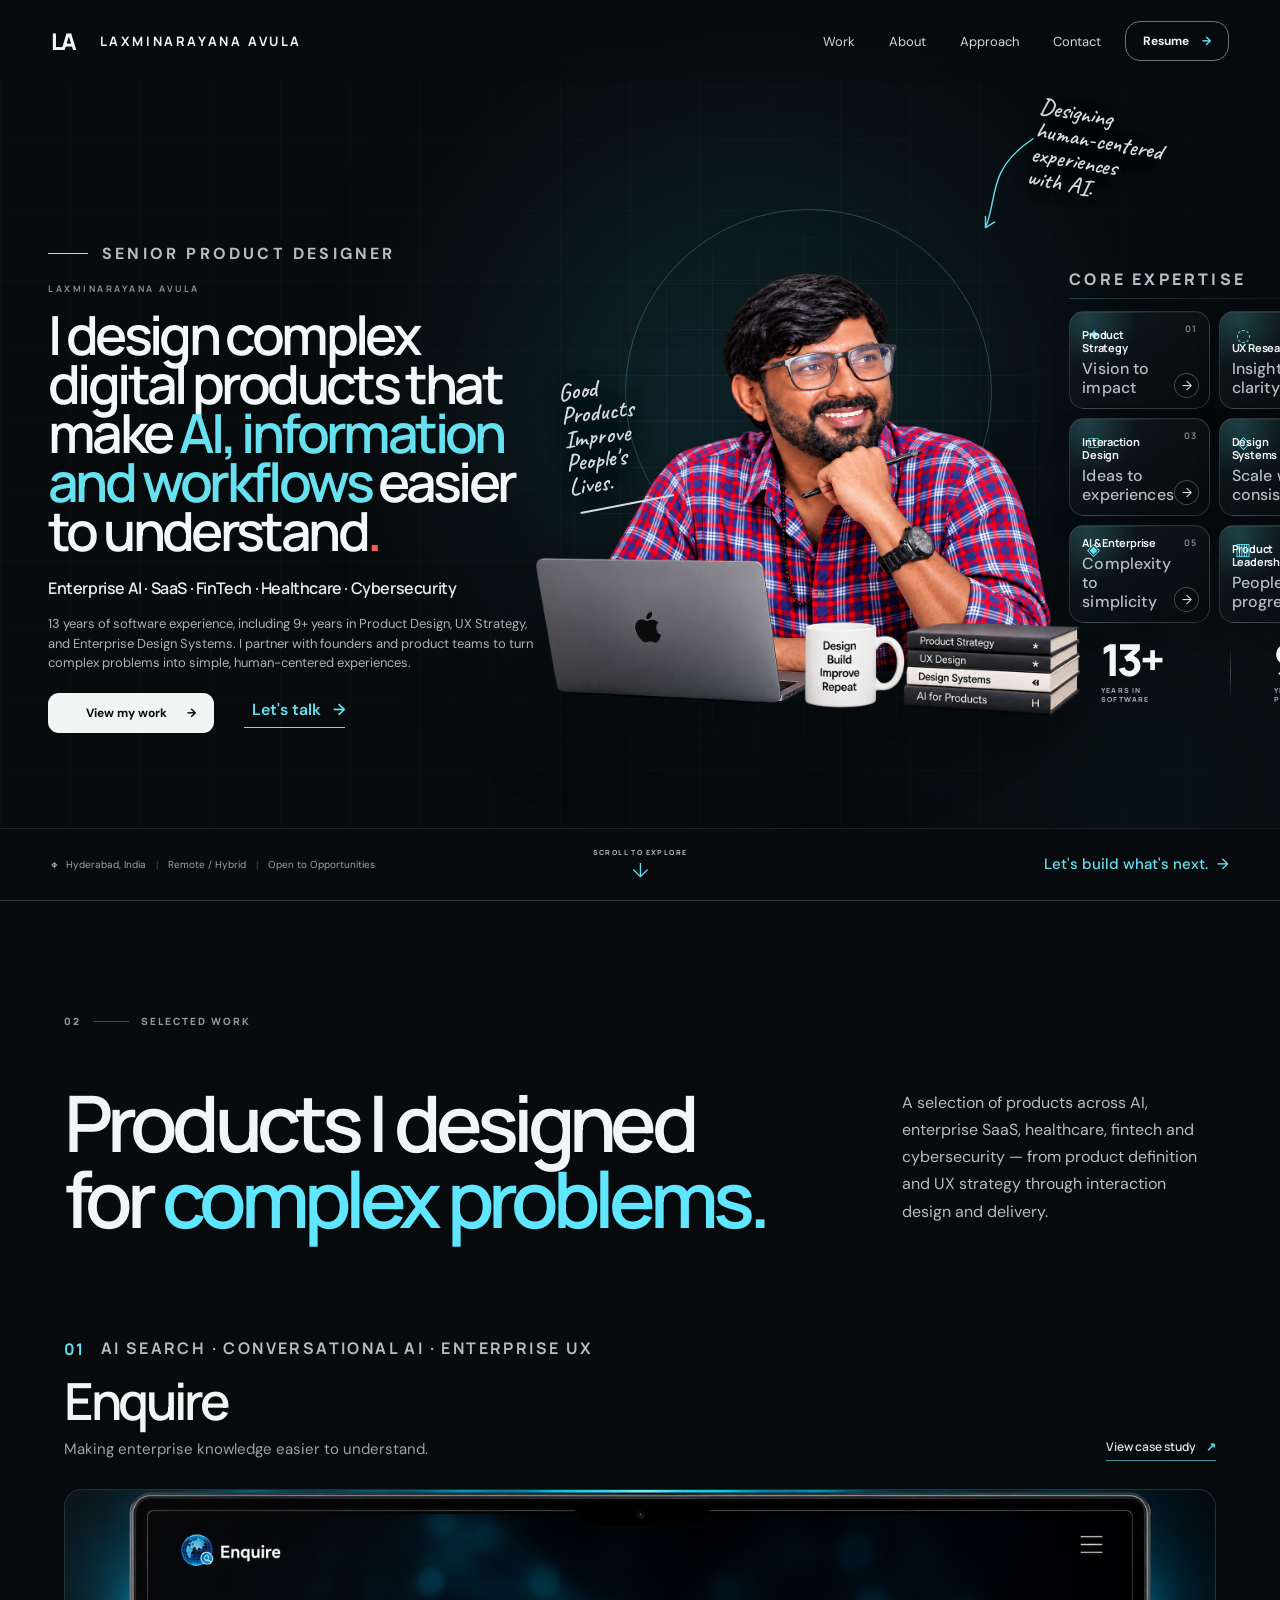
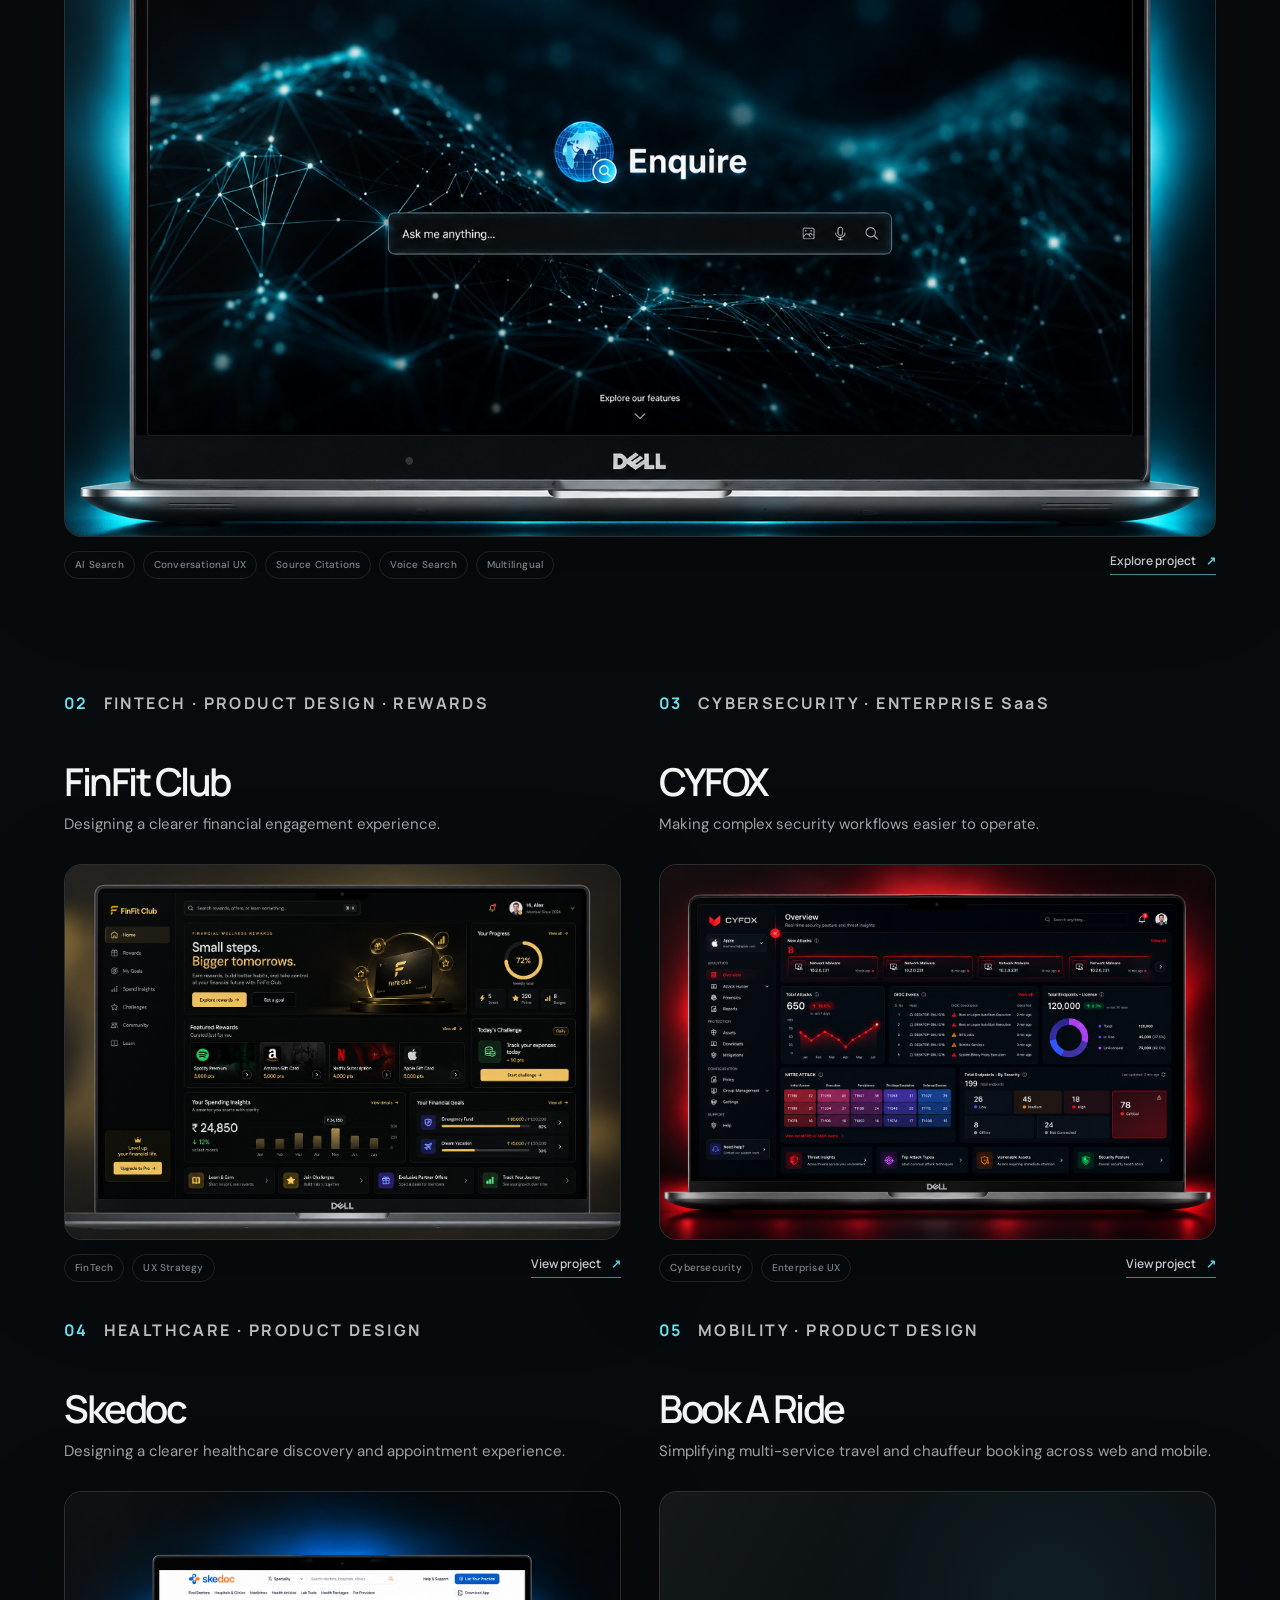
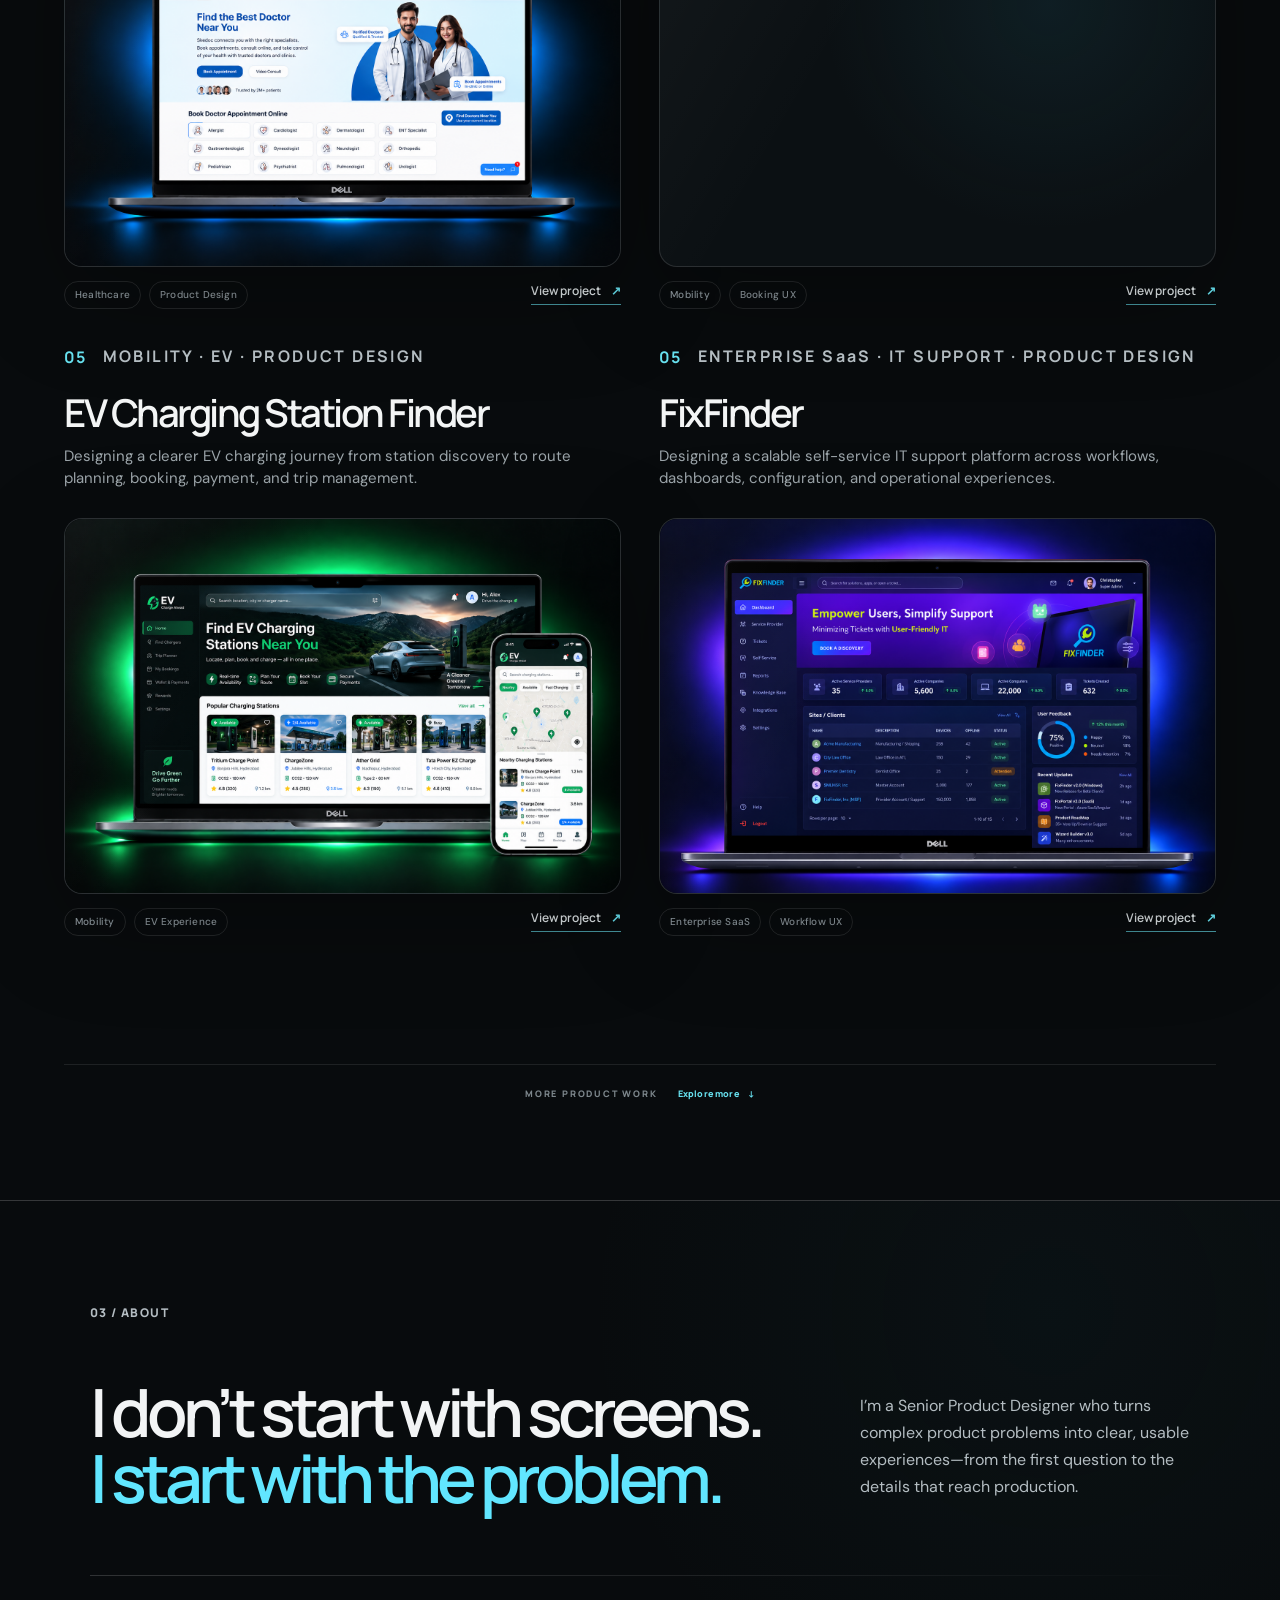
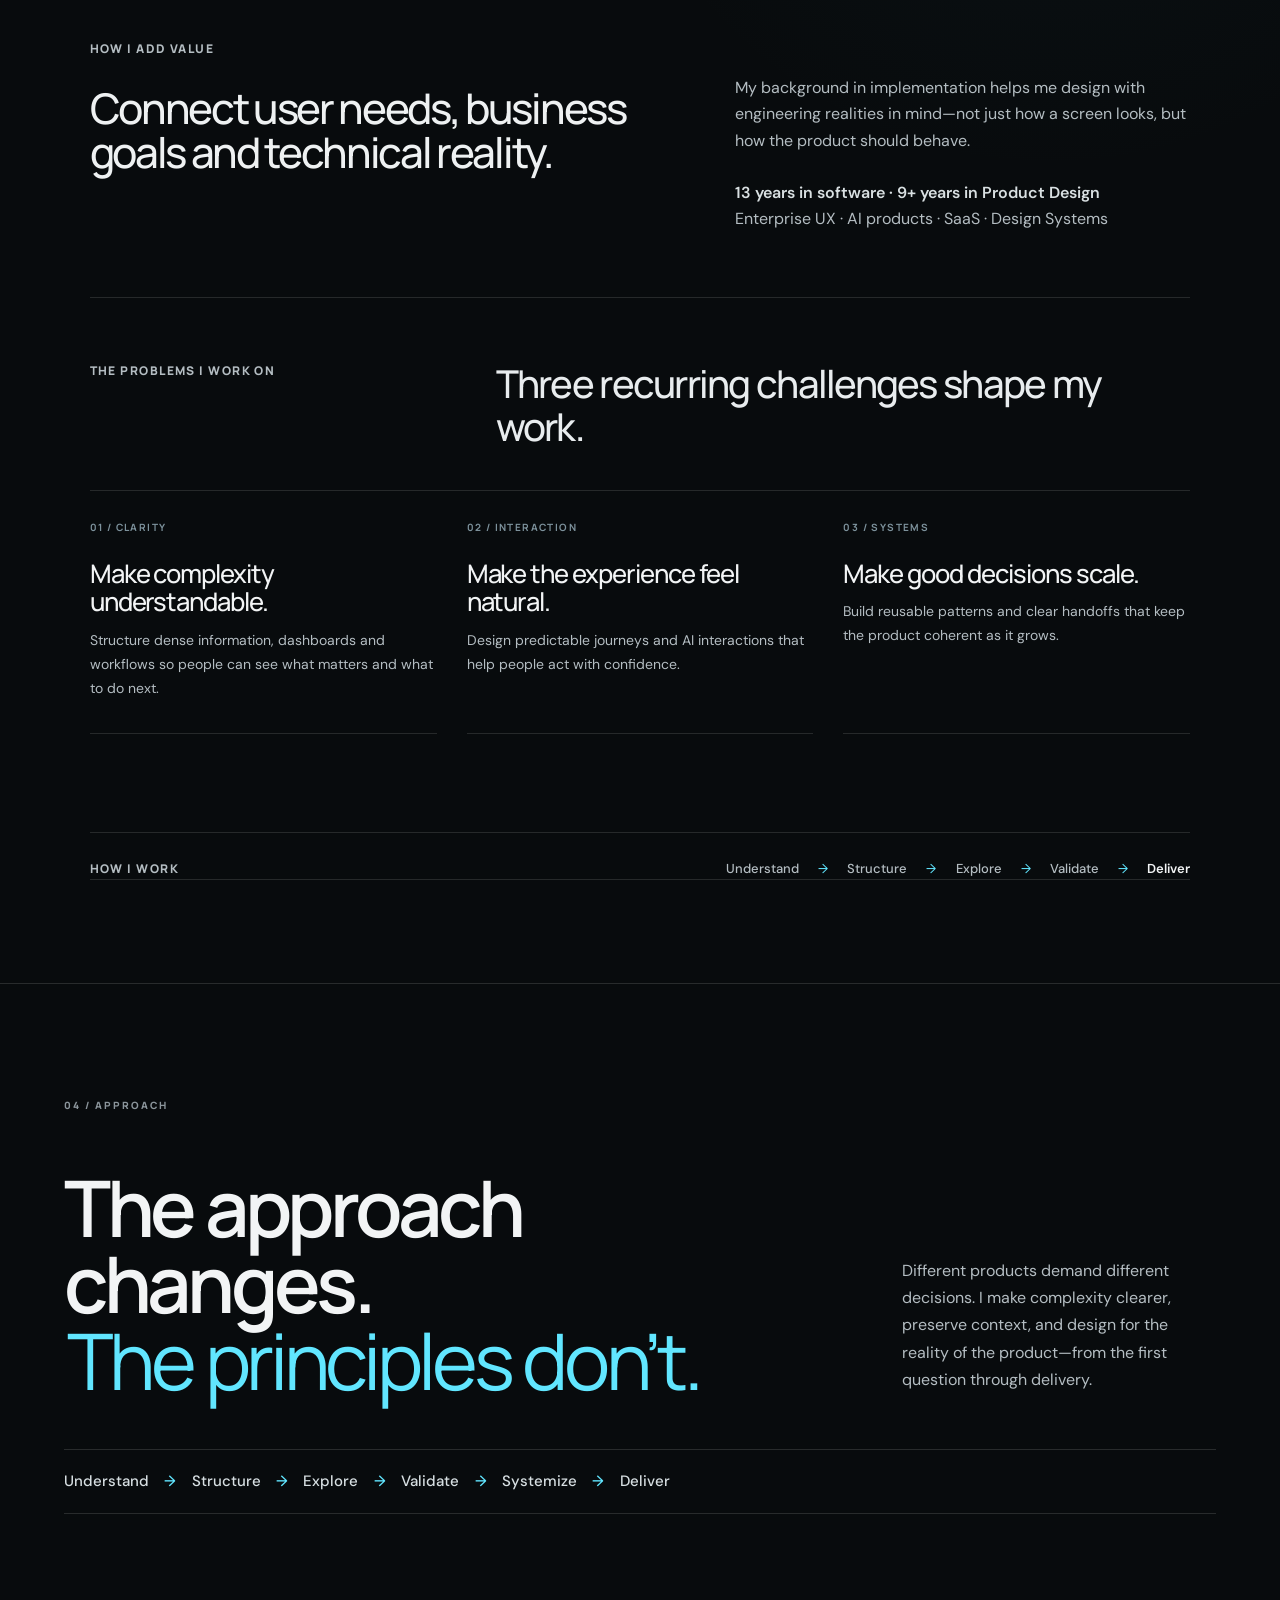
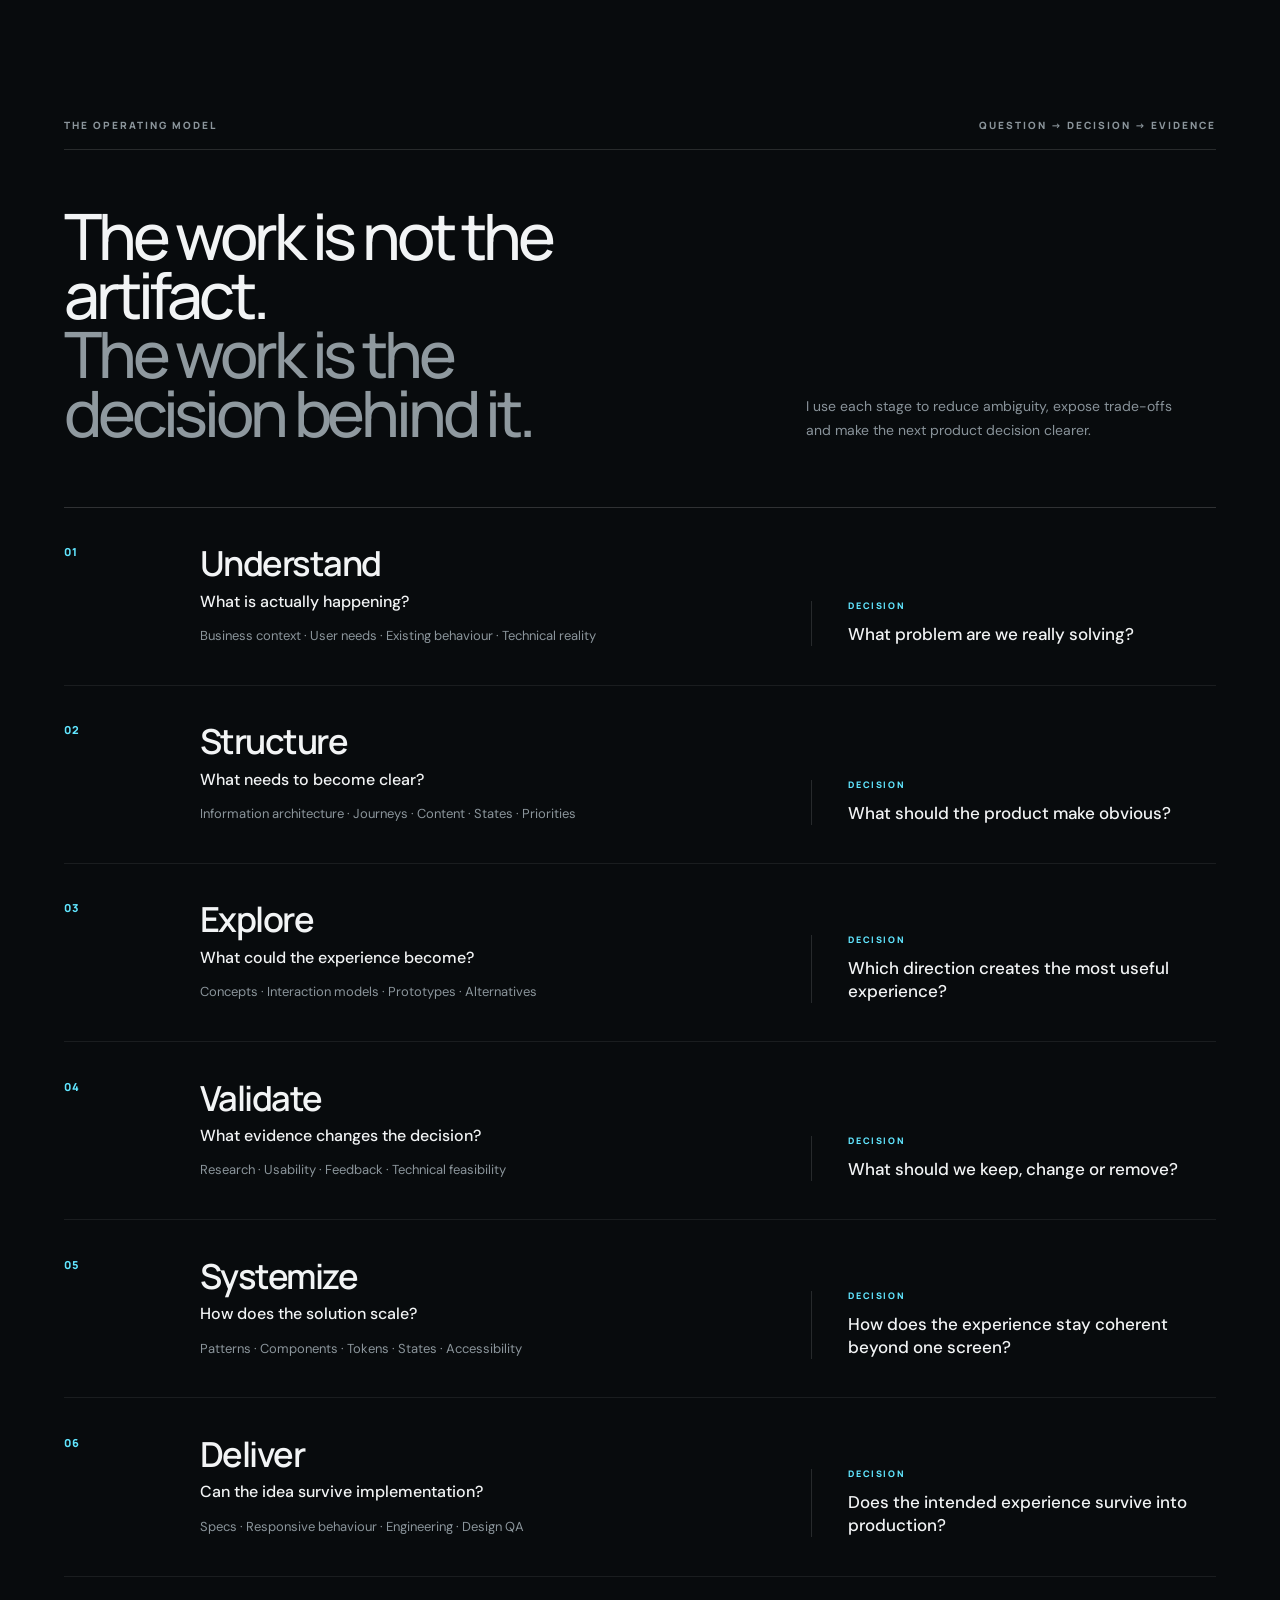
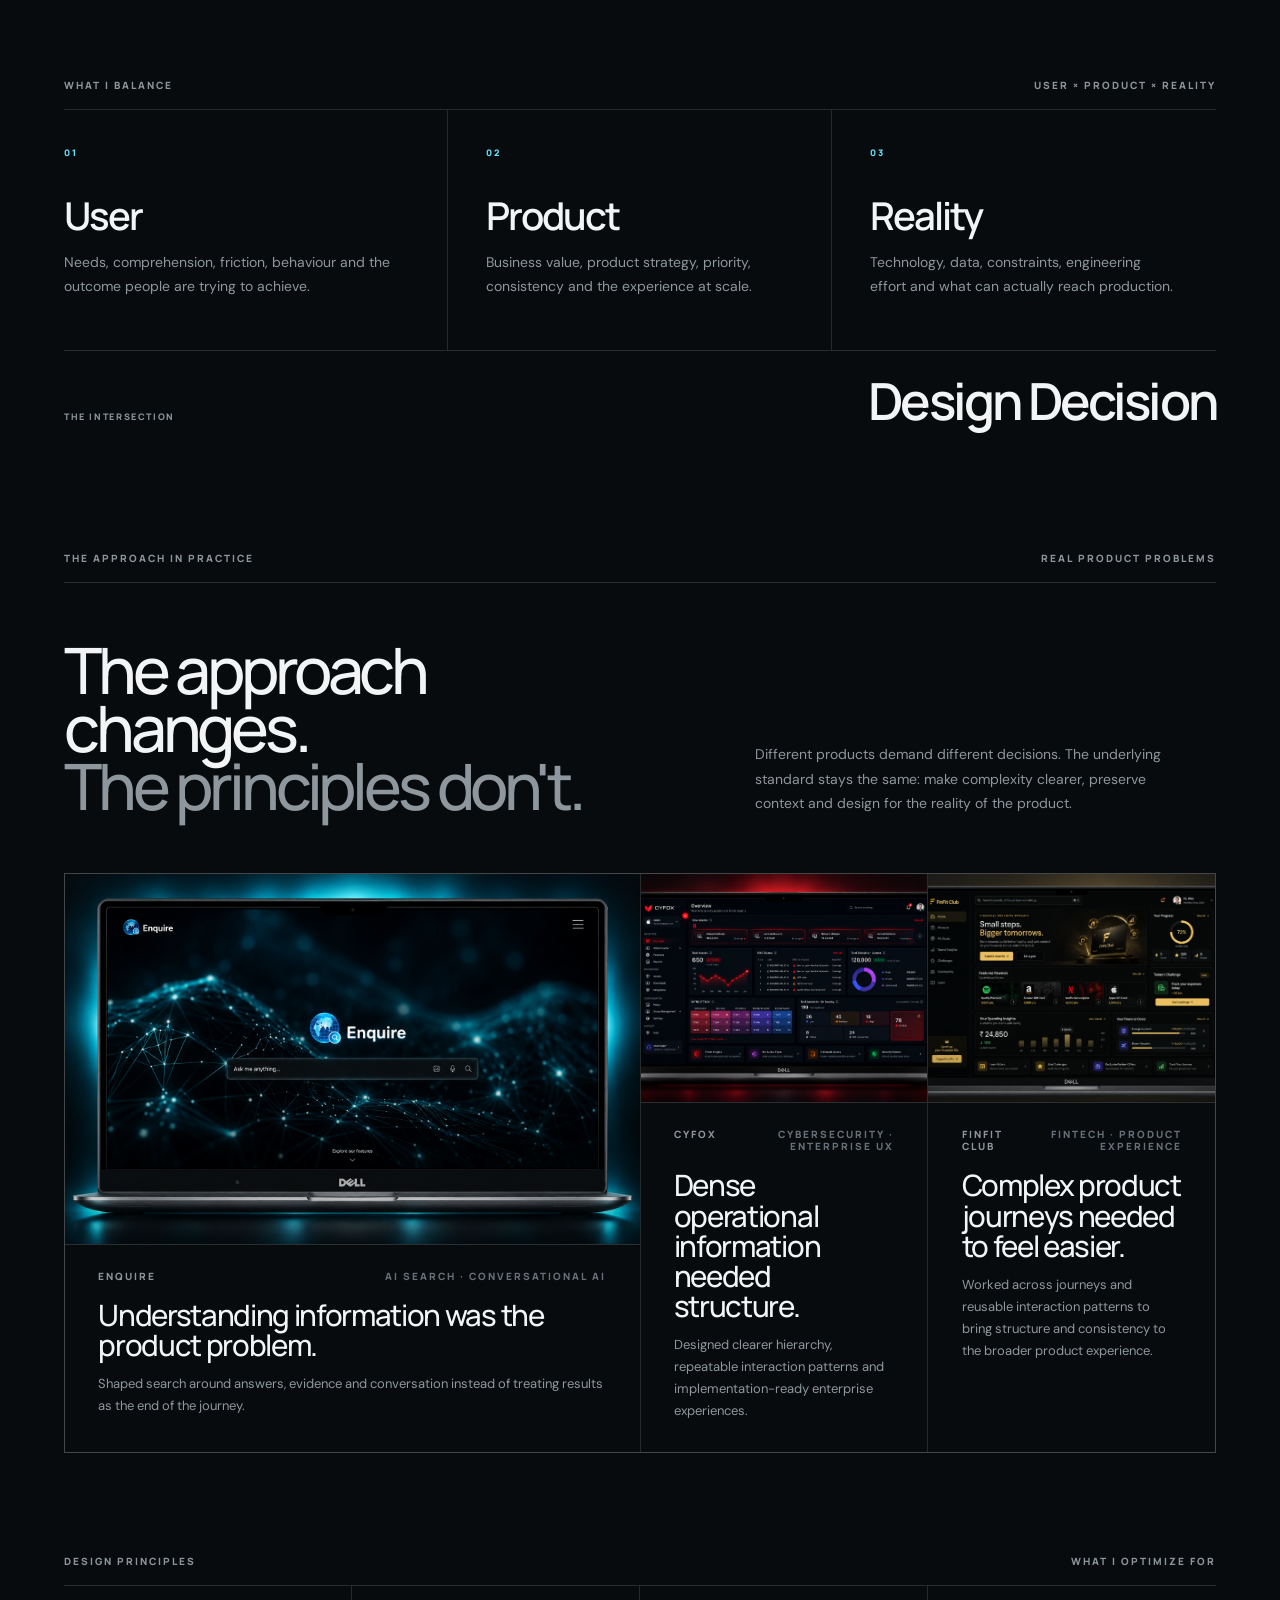
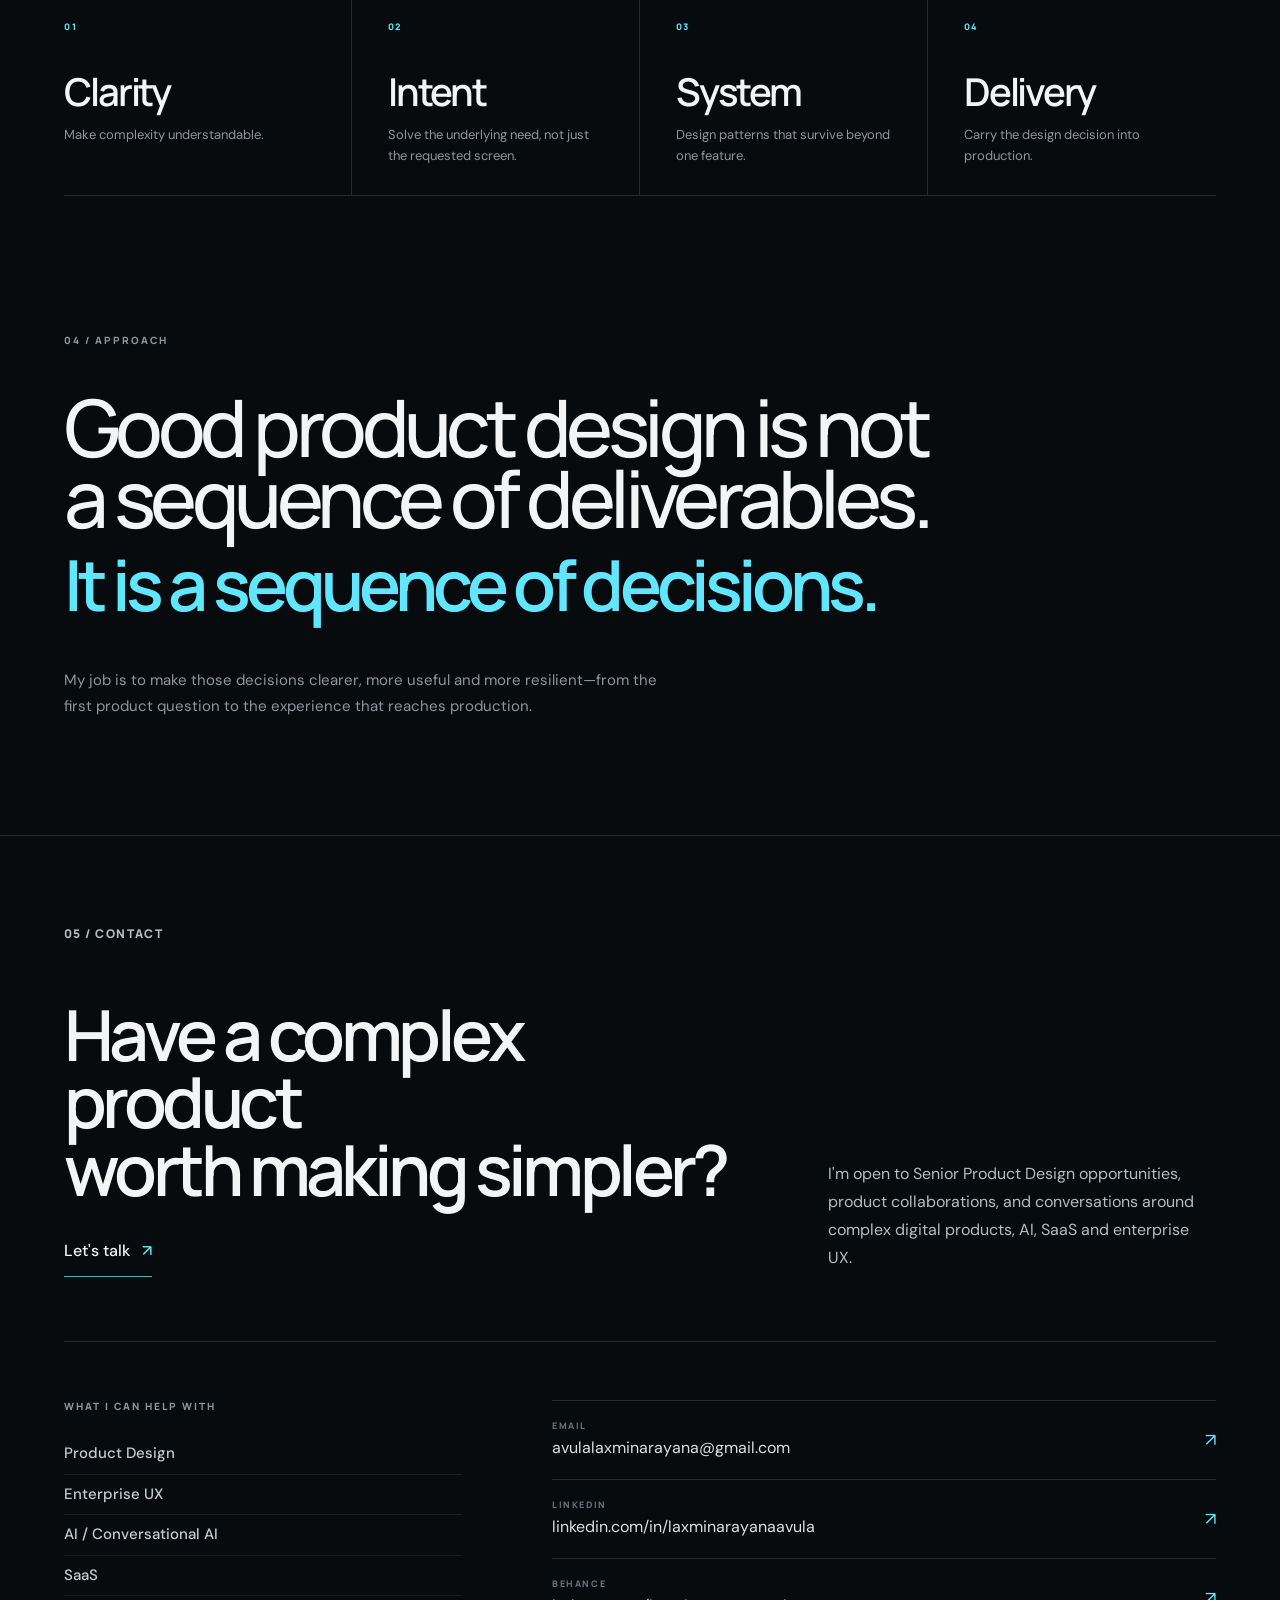
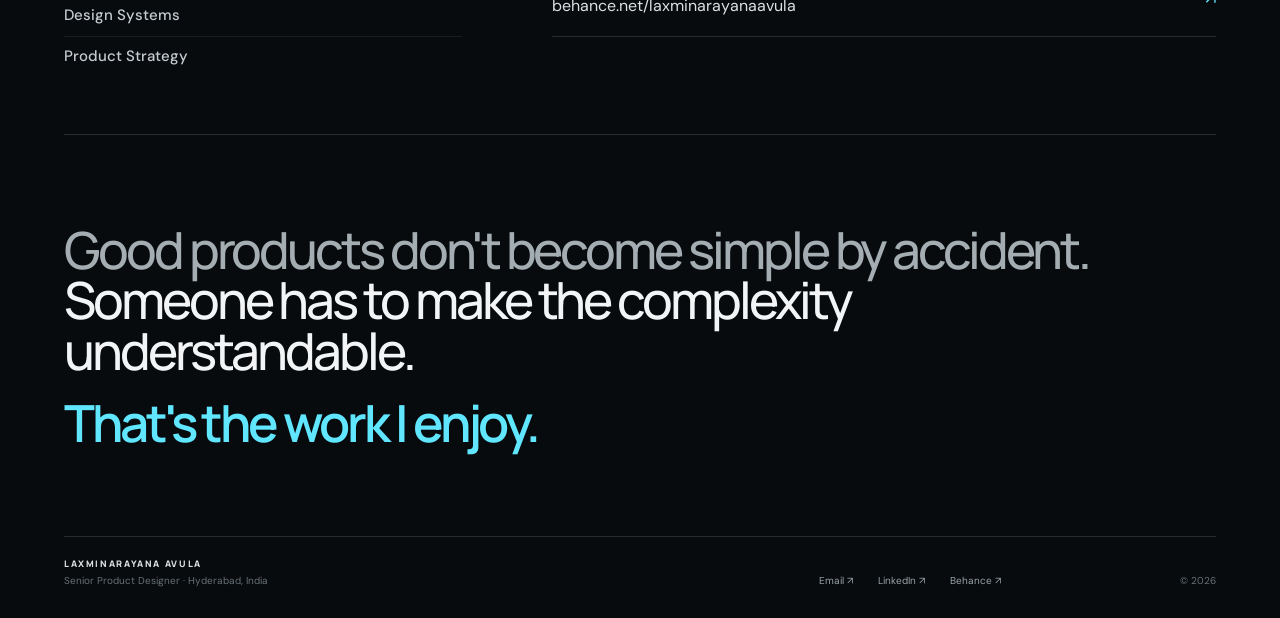
<file: index.html>
<!DOCTYPE html>

<html lang="en">
<head>
<meta charset="utf-8"/>
<meta content="width=device-width, initial-scale=1" name="viewport"/>
<meta content="Laxminarayana Avula — Senior Product Designer specializing in Enterprise AI, SaaS, Conversational AI, Enterprise UX and Design Systems." name="description"/>
<meta content="#080b0d" name="theme-color"/>
<meta content="index, follow" name="robots"/>
<meta content="Laxminarayana Avula" name="author"/>
<meta content="website" property="og:type"/>
<meta content="Laxminarayana Avula — Senior Product Designer" property="og:title"/>
<meta content="Senior Product Designer specializing in Enterprise AI, SaaS, Conversational AI, Enterprise UX and Design Systems." property="og:description"/>
<title>Laxminarayana Avula — Senior Product Designer</title>
<link href="https://fonts.googleapis.com" rel="preconnect"/>
<link crossorigin="" href="https://fonts.gstatic.com" rel="preconnect"/>
<link href="https://fonts.googleapis.com/css2?family=DM+Sans:wght@400;500;600;700&amp;family=Manrope:wght@500;600;700;800&amp;family=Caveat:wght@500;600&amp;display=swap" rel="stylesheet"/>
<link href="styles.css" rel="stylesheet"/>
</head>
<body>
<a class="skip-link" href="#main-content">Skip to main content</a>
<header id="top" class="header" data-header="">
<a aria-label="Laxminarayana Avula home" class="brand" href="#top">
<span>LA</span>
</a>
<div class="brand-name">LAXMINARAYANA AVULA</div>
<nav aria-label="Primary navigation">
<a href="#work">Work</a>
<a href="#about">About</a>
<a href="#approach">Approach</a>
<a href="#contact">Contact</a>
</nav>
<a aria-label="Open resume PDF in a new tab" class="resume" href="assets/Laxminarayana_Avula_Senior_Product_Designer_2026.pdf" rel="noopener" target="_blank">
        Resume <span aria-hidden="true">→</span>
</a>
</header>
<main id="main-content" tabindex="-1">
<section aria-labelledby="hero-title" class="hero" id="home">
<div aria-hidden="true" class="ambient ambient-one"></div>
<div aria-hidden="true" class="ambient ambient-two"></div>
<div aria-hidden="true" class="grid"></div>
<div class="hero-layout">
<!-- HERO COPY -->
<div class="hero-copy">
<div class="eyebrow">
<span aria-hidden="true" class="line"></span>
<span>SENIOR PRODUCT DESIGNER</span>
</div>
<p class="small-name">LAXMINARAYANA AVULA</p>
<h1 id="hero-title">
              I design complex<br/>
              digital products that<br/>
              make <span class="accent">AI, information</span><br/>
<span class="accent">and workflows</span> easier<br/>
              to understand<span class="accent-dot">.</span>
</h1>
<p class="specialties">
              Enterprise AI · SaaS · FinTech · Healthcare · Cybersecurity
            </p>
<p class="intro">
              13 years of software experience, including 9+ years in Product
              Design, UX Strategy, and Enterprise Design Systems. I partner with
              founders and product teams to turn complex problems into simple,
              human-centered experiences.
            </p>
<div class="actions">
<a class="primary-cta" href="#work">
<span>View my work</span>
<span aria-hidden="true">→</span>
</a>
<a class="text-cta" href="mailto:avulalaxminarayana@gmail.com">
<span>Let's talk</span>
<span aria-hidden="true">→</span>
</a>
</div>
</div>
<!-- PORTRAIT -->
<div aria-label="Portrait of Laxminarayana Avula" class="portrait">
<div aria-hidden="true" class="portrait-halo"></div>
<div aria-hidden="true" class="portrait-ring"></div>
<div aria-hidden="true" class="portrait-grid"></div>
<img alt="Laxminarayana Avula, Senior Product Designer, working at a laptop" decoding="async" fetchpriority="high" height="1100" src="assets/hero-portrait.png" width="1400"/>
<div aria-hidden="true" class="portrait-note">
              Good<br/>
              Products<br/>
              Improve<br/>
              People's<br/>
              Lives.
              <i></i>
</div>
</div>
<!-- PREMIUM EXPERTISE -->
<aside aria-labelledby="expertise-title" class="expertise">
<h2 class="rail-label" id="expertise-title">CORE EXPERTISE</h2>
<ul class="expertise-grid">
<li>
<span aria-hidden="true" class="card-icon">✦</span>
<span aria-hidden="true" class="card-index">01</span>
<div class="card-content">
<strong class="card-title">Product Strategy</strong>
<span class="card-meta">Vision to impact</span>
</div>
<span aria-hidden="true" class="card-arrow">→</span>
</li>
<li>
<span aria-hidden="true" class="card-icon">◌</span>
<span aria-hidden="true" class="card-index">02</span>
<div class="card-content">
<strong class="card-title">UX Research</strong>
<span class="card-meta">Insights to clarity</span>
</div>
<span aria-hidden="true" class="card-arrow">→</span>
</li>
<li>
<span aria-hidden="true" class="card-icon">□</span>
<span aria-hidden="true" class="card-index">03</span>
<div class="card-content">
<strong class="card-title">Interaction Design</strong>
<span class="card-meta">Ideas to experiences</span>
</div>
<span aria-hidden="true" class="card-arrow">→</span>
</li>
<li>
<span aria-hidden="true" class="card-icon">◇</span>
<span aria-hidden="true" class="card-index">04</span>
<div class="card-content">
<strong class="card-title">Design Systems</strong>
<span class="card-meta">Scale with consistency</span>
</div>
<span aria-hidden="true" class="card-arrow">→</span>
</li>
<li>
<span aria-hidden="true" class="card-icon">◈</span>
<span aria-hidden="true" class="card-index">05</span>
<div class="card-content">
<strong class="card-title">AI &amp; Enterprise</strong>
<span class="card-meta">Complexity to simplicity</span>
</div>
<span aria-hidden="true" class="card-arrow">→</span>
</li>
<li>
<span aria-hidden="true" class="card-icon">▥</span>
<span aria-hidden="true" class="card-index">06</span>
<div class="card-content">
<strong class="card-title">Product Leadership</strong>
<span class="card-meta">People to progress</span>
</div>
<span aria-hidden="true" class="card-arrow">→</span>
</li>
</ul>
<div aria-label="Professional experience" class="experience">
<div>
<strong>13+</strong>
<span>YEARS IN<br/>SOFTWARE</span>
</div>
<i aria-hidden="true"></i>
<div>
<strong>9+</strong>
<span>YEARS IN<br/>PRODUCT DESIGN</span>
</div>
</div>
</aside>
<!-- DECORATIVE NOTE -->
<div aria-hidden="true" class="ai-note">
<div class="ai-note-copy">
              Designing<br/>
              human-centered<br/>
              experiences<br/>
              with AI.
            </div>
<svg class="ai-note-arrow" fill="none" viewbox="0 0 90 150" xmlns="http://www.w3.org/2000/svg">
<path d="M76 8 C58 20, 39 37, 29 58 C17 83, 18 111, 7 137"></path>
<path d="M7 137 L7 121 M7 137 L20 129"></path>
</svg>
<!--<span class="ai-note-spark" aria-hidden="true">↗</span>-->
</div>
</div>
<!-- HERO FOOTER -->
<div class="hero-footer">
<div class="availability">
<span aria-hidden="true">⌖</span>
<span>Hyderabad, India</span>
<i aria-hidden="true">|</i>
<span>Remote / Hybrid</span>
<i aria-hidden="true">|</i>
<span>Open to Opportunities</span>
</div>
<a class="scroll" href="#work">
<span>SCROLL TO EXPLORE</span>
<span aria-hidden="true">↓</span>
</a>
<a class="next-link" href="#contact">
<span>Let's build what's next.</span>
<span aria-hidden="true">→</span>
</a>
</div>
</section>
<section aria-labelledby="work-title" class="work-section" id="work">
<!-- SECTION INTRO -->
<div class="work-intro">
<div class="section-kicker">
<span>02</span>
<i aria-hidden="true"></i>
<span>SELECTED WORK</span>
</div>
<div class="work-intro-grid">
<div>
<h2 id="work-title">
                Products I designed
                <br/>
                for <span>complex problems.</span>
</h2>
</div>
<div class="work-intro-copy">
<p>
                A selection of products across AI, enterprise SaaS, healthcare,
                fintech and cybersecurity — from product definition and UX
                strategy through interaction design and delivery.
              </p>
</div>
</div>
</div>
<!-- FLAGSHIP PROJECT -->
<article class="project project-featured">
<div class="project-meta">
<div class="project-index">01</div>
<div class="project-category">
              AI SEARCH · CONVERSATIONAL AI · ENTERPRISE UX
            </div>
</div>
<div class="project-heading">
<div>
<h3>Enquire</h3>
<p>Making enterprise knowledge easier to understand.</p>
</div>
<a aria-label="View Enquire case study" class="project-link" href="work/enquire.html">
<span>View case study</span>
<span aria-hidden="true">↗</span>
</a>
</div>
<!-- AUTHENTIC PRODUCT VISUAL -->
<div class="project-visual project-visual-large">
<img decoding="async" alt="Enquire AI enterprise search interface" height="1019" loading="lazy" src="assets/work/enquire-featured.png" width="2000"/>
</div>
<div class="project-footer">
<div class="project-tags">
<span>AI Search</span>
<span>Conversational UX</span>
<span>Source Citations</span>
<span>Voice Search</span>
<span>Multilingual</span>
</div>
<a aria-label="Open Enquire case study" class="project-arrow" href="work/enquire.html">
<span>Explore project</span>
<span aria-hidden="true">↗</span>
</a>
</div>
</article>
<!-- SUPPORTING PROJECTS -->
<div class="project-grid">
<!-- FINFIT -->
<article class="project project-secondary">
<div class="project-meta">
<div class="project-index">02</div>
<div class="project-category">
                FINTECH · PRODUCT DESIGN · REWARDS
              </div>
</div>
<div class="project-heading">
<div>
<h3>FinFit Club</h3>
<p>Designing a clearer financial engagement experience.</p>
</div>
</div>
<div class="project-visual">
<img decoding="async" alt="FinFit Club financial product interface" height="800" loading="lazy" src="assets/work/finfitclub-featured.png" width="1200"/>
</div>
<div class="project-footer">
<div class="project-tags">
<span>FinTech</span>
<span>UX Strategy</span>
</div>
<a aria-label="View FinFit Club project" class="project-arrow" href="/work/finfit.html">
<span>View project</span>
<span aria-hidden="true">↗</span>
</a>
</div>
</article>
<!-- CYFOX -->
<article class="project project-secondary">
<div class="project-meta">
<div class="project-index">03</div>
<div class="project-category">
                CYBERSECURITY · ENTERPRISE SaaS
              </div>
</div>
<div class="project-heading">
<div>
<h3>CYFOX</h3>
<p>Making complex security workflows easier to operate.</p>
</div>
</div>
<div class="project-visual">
<img decoding="async" alt="CYFOX enterprise cybersecurity product interface" height="800" loading="lazy" src="assets/work/cyfox-featured-portfolio.png" width="1200"/>
</div>
<div class="project-footer">
<div class="project-tags">
<span>Cybersecurity</span>
<span>Enterprise UX</span>
</div>
<a aria-label="View CYFOX project" class="project-arrow" href="work/cyfox.html">
<span>View project</span>
<span aria-hidden="true">↗</span>
</a>
</div>
</article>
<!-- SKEDOC -->
<article class="project project-secondary">
<div class="project-meta">
<div class="project-index">04</div>
<div class="project-category">HEALTHCARE · PRODUCT DESIGN</div>
</div>
<div class="project-heading">
<div>
<h3>Skedoc</h3>
<p>
                  Designing a clearer healthcare discovery and appointment
                  experience.
                </p>
</div>
</div>
<div class="project-visual">
<img decoding="async" alt="Skedoc healthcare appointment and doctor discovery experience" height="800" loading="lazy" src="assets/work/skedoc-featured-portfolio.png" width="1200"/>
</div>
<div class="project-footer">
<div class="project-tags">
<span>Healthcare</span>
<span>Product Design</span>
</div>
<a aria-label="View Skedoc project" class="project-arrow" href="work/skedoc.html">
<span>View project</span>
<span aria-hidden="true">↗</span>
</a>
</div>
</article>
<!-- BOOK A RIDE -->
<article class="project project-secondary">
<div class="project-meta">
<div class="project-index">05</div>
<div class="project-category">MOBILITY · PRODUCT DESIGN</div>
</div>
<div class="project-heading">
<div>
<h3>Book A Ride</h3>
<p>
                  Simplifying multi-service travel and chauffeur booking across
                  web and mobile.
                </p>
</div>
</div>
<div class="project-visual">
<img decoding="async" alt="Book A Ride travel and chauffeur booking experience" height="800" loading="lazy" src="assets/work/book-a-ride-featured-portfolio.png" width="1200"/>
</div>
<div class="project-footer">
<div class="project-tags">
<span>Mobility</span>
<span>Booking UX</span>
</div>
<a aria-label="View Book A Ride project" class="project-arrow" href="work/book-a-ride.html">
<span>View project</span>
<span aria-hidden="true">↗</span>
</a>
</div>
</article>
<!-- EV CHARGING STATION FINDER -->
<article class="project project-secondary">
<div class="project-meta">
<div class="project-index">05</div>
<div class="project-category">MOBILITY · EV · PRODUCT DESIGN</div>
</div>
<div class="project-heading">
<div>
<h3>EV Charging Station Finder</h3>
<p>
                  Designing a clearer EV charging journey from station discovery
                  to route planning, booking, payment, and trip management.
                </p>
</div>
</div>
<div class="project-visual">
<img decoding="async" alt="EV charging station finder mobile experience for station discovery, trip planning, and booking" height="800" loading="lazy" src="assets/work/ev-charging-featured-portfolio.png" width="1200"/>
</div>
<div class="project-footer">
<div class="project-tags">
<span>Mobility</span>
<span>EV Experience</span>
</div>
<a aria-label="View EV Charging Station Finder project" class="project-arrow" href="work/ev-charging-station-finder.html">
<span>View project</span>
<span aria-hidden="true">↗</span>
</a>
</div>
</article>
<!-- FixFinder -->
<article class="project project-secondary">
<div class="project-meta">
<div class="project-index">05</div>
<div class="project-category">
                ENTERPRISE SaaS · IT SUPPORT · PRODUCT DESIGN
              </div>
</div>
<div class="project-heading">
<div>
<h3>FixFinder</h3>
<p>
                  Designing a scalable self-service IT support platform across
                  workflows, dashboards, configuration, and operational
                  experiences.
                </p>
</div>
</div>
<div class="project-visual">
<img decoding="async" alt="FixFinder enterprise SaaS platform for IT support workflows, dashboards, and self-service operations" height="800" loading="lazy" src="assets/work/fixfinder-featured-portfolio.png" width="1200"/>
</div>
<div class="project-footer">
<div class="project-tags">
<span>Enterprise SaaS</span>
<span>Workflow UX</span>
</div>
<a aria-label="View FixFinder project" class="project-arrow" href="work/fixfinder.html">
<span>View project</span>
<span aria-hidden="true">↗</span>
</a>
</div>
</article>
</div>
<!-- MORE WORK -->
<div class="work-more">
<span>MORE PRODUCT WORK</span>
<a href="#contact">
<span>Explore more</span>
<span aria-hidden="true">↓</span>
</a>
</div>
</section>
<section aria-labelledby="about-title" class="about-section about-section-refined" id="about">
<div class="about-shell">
<header class="about-hero">
<span class="about-kicker">03 / ABOUT</span><div class="section-editorial-grid about-editorial-grid"><div class="section-editorial-title"><h2 id="about-title">I don’t start with screens.<br/><span>I start with the problem.</span></h2></div><div class="section-editorial-copy"><p class="about-intro">I’m a Senior Product Designer who turns complex product problems into clear, usable experiences—from the first question to the details that reach production.</p></div></div>


</header>
<div aria-hidden="true" class="about-rule"></div>
<section aria-labelledby="about-thesis-title" class="about-thesis about-thesis-refined">
<div>
<span class="about-micro">HOW I ADD VALUE</span>
<h3 class="about-display" id="about-thesis-title">Connect user needs, business goals and technical reality.</h3>
</div>
<div class="about-thesis-copy">
<p>My background in implementation helps me design with engineering realities in mind—not just how a screen looks, but how the product should behave.</p>
<p><strong>13 years in software · 9+ years in Product Design</strong><br/>Enterprise UX · AI products · SaaS · Design Systems</p>
</div>
</section>
<section aria-labelledby="about-focus-title" class="about-focus">
<div class="about-section-head">
<span class="about-micro">THE PROBLEMS I WORK ON</span>
<p id="about-focus-title">Three recurring challenges shape my work.</p>
</div>
<div class="about-focus-grid">
<article><span>01 / CLARITY</span><h3>Make complexity understandable.</h3><p>Structure dense information, dashboards and workflows so people can see what matters and what to do next.</p></article>
<article><span>02 / INTERACTION</span><h3>Make the experience feel natural.</h3><p>Design predictable journeys and AI interactions that help people act with confidence.</p></article>
<article><span>03 / SYSTEMS</span><h3>Make good decisions scale.</h3><p>Build reusable patterns and clear handoffs that keep the product coherent as it grows.</p></article>
</div>
</section>
<div aria-label="My design decision chain" class="about-decision about-decision-refined">
<span class="about-micro">HOW I WORK</span>
<p><span>Understand</span><b aria-hidden="true">→</b><span>Structure</span><b aria-hidden="true">→</b><span>Explore</span><b aria-hidden="true">→</b><span>Validate</span><b aria-hidden="true">→</b><strong>Deliver</strong></p>
</div>
</div>
</section>
<section aria-labelledby="approach-title" class="approach-section" id="approach">
<div class="approach-shell">
<header class="approach-hero">
<div class="approach-kicker">04 / APPROACH</div><div class="section-editorial-grid approach-editorial-grid"><div class="section-editorial-title"><h2 class="approach-editorial-title" id="approach-title">The approach changes.<br/><span>The principles don’t.</span></h2></div><div class="section-editorial-copy"><p class="approach-editorial-copy">Different products demand different decisions. I make complexity clearer, preserve context, and design for the reality of the product—from the first question through delivery.</p></div></div>

<div aria-label="Product design approach" class="approach-process-strip"><span>Understand</span><span aria-hidden="true" class="approach-process-arrow">→</span><span>Structure</span><span aria-hidden="true" class="approach-process-arrow">→</span><span>Explore</span><span aria-hidden="true" class="approach-process-arrow">→</span><span>Validate</span><span aria-hidden="true" class="approach-process-arrow">→</span><span>Systemize</span><span aria-hidden="true" class="approach-process-arrow">→</span><span>Deliver</span></div>
</header>
<section aria-labelledby="decision-model-title" class="approach-decision-model">
<div class="approach-section-label">
<span>THE OPERATING MODEL</span>
<span>QUESTION → DECISION → EVIDENCE</span>
</div>
<div class="approach-decision-intro">
<h3 id="decision-model-title">
                The work is not the artifact.<br>
<em>The work is the decision behind it.</em>
</br></h3>
<p>
                I use each stage to reduce ambiguity, expose trade-offs and make
                the next product decision clearer.
              </p>
</div>
<div class="approach-stages">
<article class="approach-stage">
<div class="stage-number">01</div>
<div class="stage-main">
<h4>Understand</h4>
<p class="stage-question">What is actually happening?</p>
<p class="stage-detail">
                    Business context · User needs · Existing behaviour ·
                    Technical reality
                  </p>
</div>
<div class="stage-decision">
<span>DECISION</span>
<strong>What problem are we really solving?</strong>
</div>
</article>
<article class="approach-stage">
<div class="stage-number">02</div>
<div class="stage-main">
<h4>Structure</h4>
<p class="stage-question">What needs to become clear?</p>
<p class="stage-detail">
                    Information architecture · Journeys · Content · States ·
                    Priorities
                  </p>
</div>
<div class="stage-decision">
<span>DECISION</span>
<strong>What should the product make obvious?</strong>
</div>
</article>
<article class="approach-stage">
<div class="stage-number">03</div>
<div class="stage-main">
<h4>Explore</h4>
<p class="stage-question">
                    What could the experience become?
                  </p>
<p class="stage-detail">
                    Concepts · Interaction models · Prototypes · Alternatives
                  </p>
</div>
<div class="stage-decision">
<span>DECISION</span>
<strong>Which direction creates the most useful experience?</strong>
</div>
</article>
<article class="approach-stage">
<div class="stage-number">04</div>
<div class="stage-main">
<h4>Validate</h4>
<p class="stage-question">
                    What evidence changes the decision?
                  </p>
<p class="stage-detail">
                    Research · Usability · Feedback · Technical feasibility
                  </p>
</div>
<div class="stage-decision">
<span>DECISION</span>
<strong>What should we keep, change or remove?</strong>
</div>
</article>
<article class="approach-stage">
<div class="stage-number">05</div>
<div class="stage-main">
<h4>Systemize</h4>
<p class="stage-question">How does the solution scale?</p>
<p class="stage-detail">
                    Patterns · Components · Tokens · States · Accessibility
                  </p>
</div>
<div class="stage-decision">
<span>DECISION</span>
<strong>How does the experience stay coherent beyond one
                    screen?</strong>
</div>
</article>
<article class="approach-stage">
<div class="stage-number">06</div>
<div class="stage-main">
<h4>Deliver</h4>
<p class="stage-question">
                    Can the idea survive implementation?
                  </p>
<p class="stage-detail">
                    Specs · Responsive behaviour · Engineering · Design QA
                  </p>
</div>
<div class="stage-decision">
<span>DECISION</span>
<strong>Does the intended experience survive into
                    production?</strong>
</div>
</article>
</div>
</section>
<section aria-labelledby="tradeoffs-title" class="approach-tradeoffs">
<div class="approach-section-label">
<span>WHAT I BALANCE</span>
<span>USER × PRODUCT × REALITY</span>
</div>
<div class="tradeoff-grid">
<article class="tradeoff">
<span class="tradeoff-index">01</span>
<h3>User</h3>
<p>
                  Needs, comprehension, friction, behaviour and the outcome
                  people are trying to achieve.
                </p>
</article>
<article class="tradeoff">
<span class="tradeoff-index">02</span>
<h3>Product</h3>
<p>
                  Business value, product strategy, priority, consistency and
                  the experience at scale.
                </p>
</article>
<article class="tradeoff">
<span class="tradeoff-index">03</span>
<h3>Reality</h3>
<p>
                  Technology, data, constraints, engineering effort and what can
                  actually reach production.
                </p>
</article>
</div>
<div class="tradeoff-center">
<span>THE INTERSECTION</span>
<strong>Design Decision</strong>
</div>
</section>
<section aria-labelledby="evidence-title" class="approach-evidence">
<div class="approach-section-label">
<span>THE APPROACH IN PRACTICE</span>
<span>REAL PRODUCT PROBLEMS</span>
</div>
<div class="evidence-heading">
<h3 id="evidence-title">
                The approach changes.<br/><em>The principles don't.</em>
</h3>
<p>
                Different products demand different decisions. The underlying
                standard stays the same: make complexity clearer, preserve
                context and design for the reality of the product.
              </p>
</div>
<div class="evidence-grid">
<article class="evidence-card evidence-card--enquire">
<div class="evidence-image">
<img decoding="async" loading="lazy" alt="Enquire AI search product interface" src="assets/work/enquire-featured.png"/>
</div>
<div class="evidence-meta">
<span>ENQUIRE</span>
<span>AI SEARCH · CONVERSATIONAL AI</span>
</div>
<h4>Understanding information was the product problem.</h4>
<p>
                  Shaped search around answers, evidence and conversation
                  instead of treating results as the end of the journey.
                </p>
</article>
<article class="evidence-card evidence-card--cyfox">
<div class="evidence-image">
<img decoding="async" loading="lazy" alt="CYFOX cybersecurity enterprise dashboard" src="assets/work/cyfox-featured-portfolio.png"/>
</div>
<div class="evidence-meta">
<span>CYFOX</span>
<span>CYBERSECURITY · ENTERPRISE UX</span>
</div>
<h4>Dense operational information needed structure.</h4>
<p>
                  Designed clearer hierarchy, repeatable interaction patterns
                  and implementation-ready enterprise experiences.
                </p>
</article>
<article class="evidence-card evidence-card--finfit">
<div class="evidence-image">
<img decoding="async" loading="lazy" alt="FinFit Club financial product interface" src="assets/work/finfitclub-featured.png"/>
</div>
<div class="evidence-meta">
<span>FINFIT CLUB</span>
<span>FINTECH · PRODUCT EXPERIENCE</span>
</div>
<h4>Complex product journeys needed to feel easier.</h4>
<p>
                  Worked across journeys and reusable interaction patterns to
                  bring structure and consistency to the broader product
                  experience.
                </p>
</article>
</div>
</section>
<section aria-labelledby="principles-title" class="approach-principles">
<div class="approach-section-label">
<span>DESIGN PRINCIPLES</span>
<span>WHAT I OPTIMIZE FOR</span>
</div>
<div class="principles-grid" id="principles-title">
<article>
<span>01</span>
<h3>Clarity</h3>
<p>Make complexity understandable.</p>
</article>
<article>
<span>02</span>
<h3>Intent</h3>
<p>Solve the underlying need, not just the requested screen.</p>
</article>
<article>
<span>03</span>
<h3>System</h3>
<p>Design patterns that survive beyond one feature.</p>
</article>
<article>
<span>04</span>
<h3>Delivery</h3>
<p>Carry the design decision into production.</p>
</article>
</div>
</section>
<footer class="approach-closing">
<p class="approach-closing-kicker">04 / APPROACH</p>
<h3>
              Good product design is not<br/>
              a sequence of deliverables.
            </h3>
<p class="approach-closing-emphasis">
              It is a sequence of decisions.
            </p>
<p class="approach-closing-copy">
              My job is to make those decisions clearer, more useful and more
              resilient—from the first product question to the experience that
              reaches production.
            </p>
</footer>
</div>
</section>
<section aria-labelledby="contact-title" class="contact-section contact-final" id="contact">
<div class="contact-shell">
<div class="contact-kicker">05 / CONTACT</div>
<div class="contact-hero">
<div>
<h2 id="contact-title">
                Have a complex product<br/>
                worth making simpler?
              </h2>
<a class="contact-primary-link" href="mailto:avulalaxminarayana@gmail.com">
                Let's talk <span aria-hidden="true">↗</span>
</a>
</div>
<p class="contact-positioning">
              I'm open to Senior Product Design opportunities, product
              collaborations, and conversations around complex digital products,
              AI, SaaS and enterprise UX.
            </p>
</div>
<div class="contact-divider"></div>
<div class="contact-grid">
<div class="contact-capabilities">
<div class="contact-label">WHAT I CAN HELP WITH</div>
<ul>
<li>Product Design</li>
<li>Enterprise UX</li>
<li>AI / Conversational AI</li>
<li>SaaS</li>
<li>Design Systems</li>
<li>Product Strategy</li>
</ul>
</div>
<div class="contact-links">
<a class="contact-link" href="mailto:avulalaxminarayana@gmail.com">
<span>
<small>EMAIL</small>
                  avulalaxminarayana@gmail.com
                </span>
<span aria-hidden="true">↗</span>
</a>
<a class="contact-link" href="https://www.linkedin.com/in/laxminarayanaavula/" rel="noopener noreferrer" target="_blank">
<span>
<small>LINKEDIN</small>
                  linkedin.com/in/laxminarayanaavula
                </span>
<span aria-hidden="true">↗</span>
</a>
<a class="contact-link" href="https://www.behance.net/laxminarayanaavula" rel="noopener noreferrer" target="_blank">
<span>
<small>BEHANCE</small>
                  behance.net/laxminarayanaavula
                </span>
<span aria-hidden="true">↗</span>
</a>

</div>
</div>
<div class="contact-belief">
<p>Good products don't become simple by accident.</p>
<p>Someone has to make the complexity understandable.</p>
<strong>That's the work I enjoy.</strong>
</div>
<footer class="contact-footer">
<div>
<strong>LAXMINARAYANA AVULA</strong>
<span>Senior Product Designer · Hyderabad, India</span>
</div>
<div class="contact-footer-links">
<a href="mailto:avulalaxminarayana@gmail.com">Email ↗</a>
<a href="https://www.linkedin.com/in/laxminarayanaavula/" rel="noopener noreferrer" target="_blank">LinkedIn ↗</a>
<a href="https://www.behance.net/laxminarayanaavula" rel="noopener noreferrer" target="_blank">Behance ↗</a>
</div>
<span>© 2026</span>
</footer>
</div>
</section>
</main>
<script src="script.js"></script>
</body>
</html>
</file>
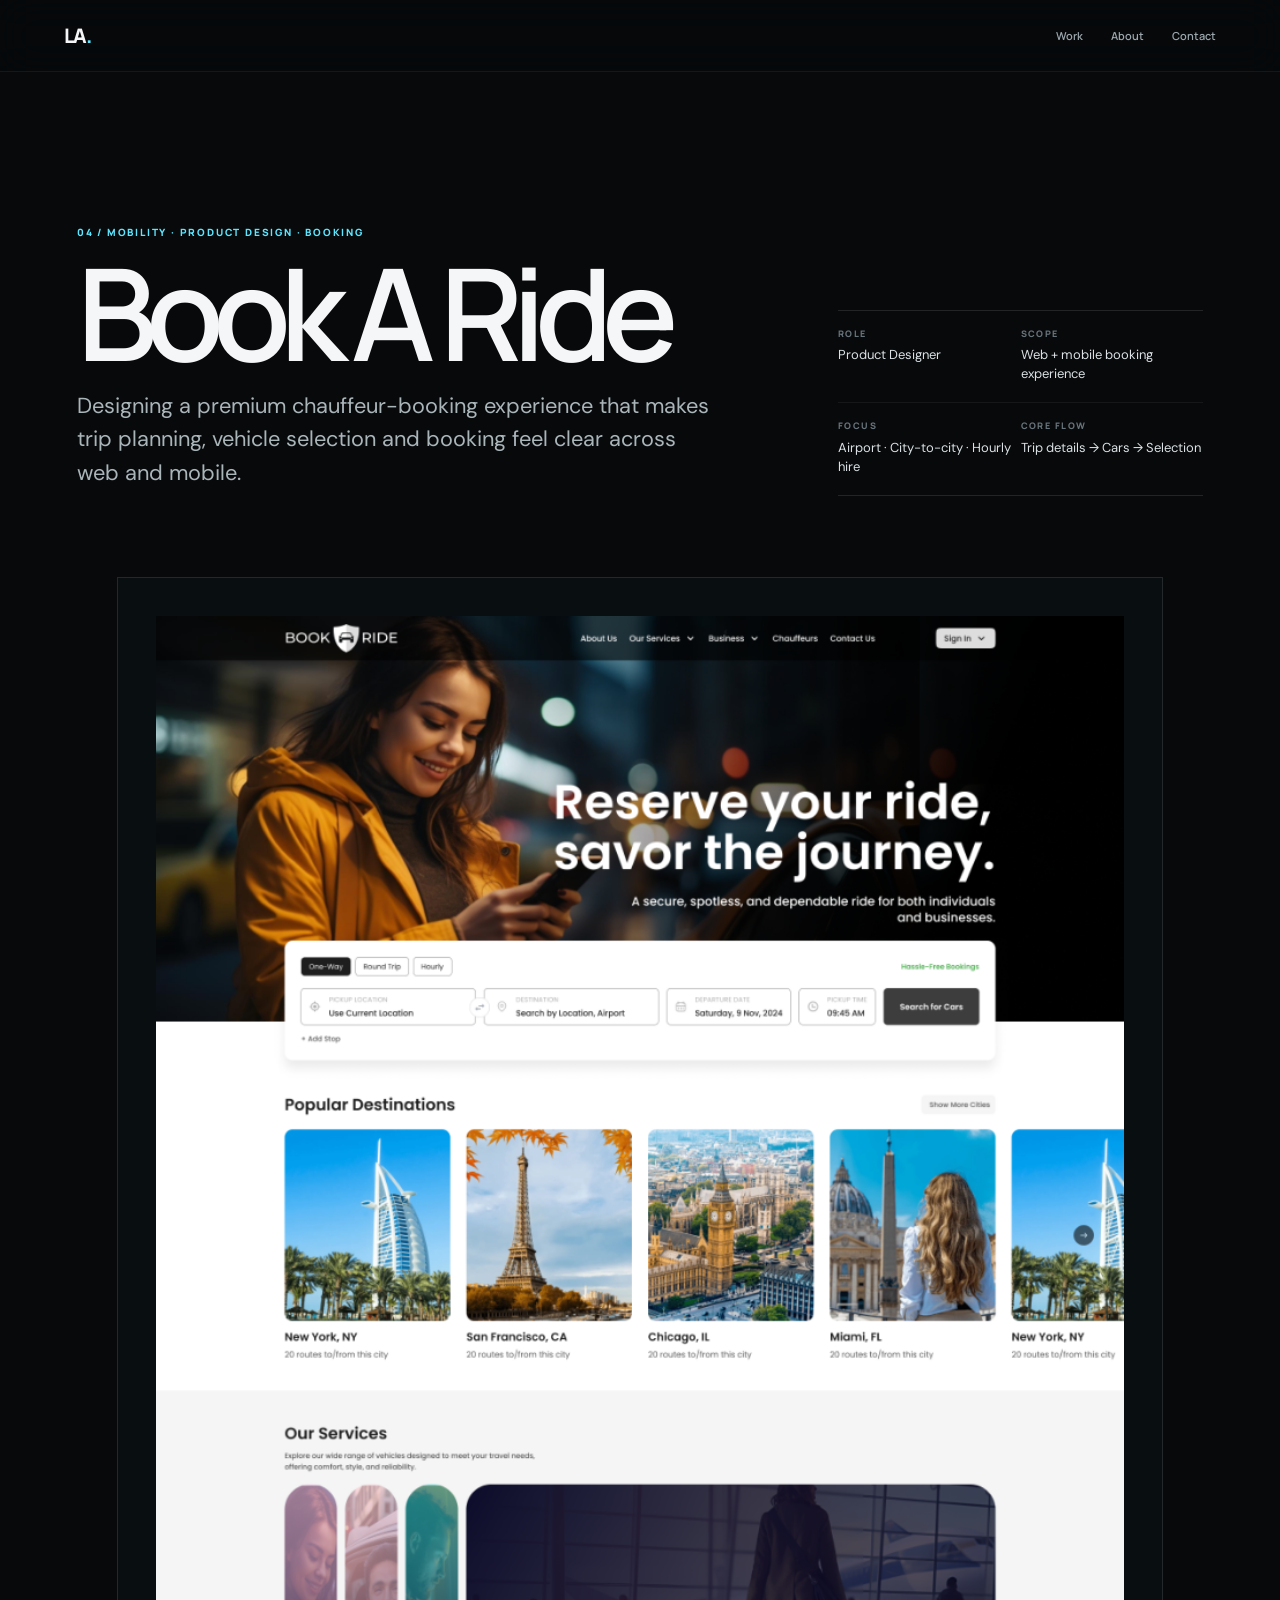
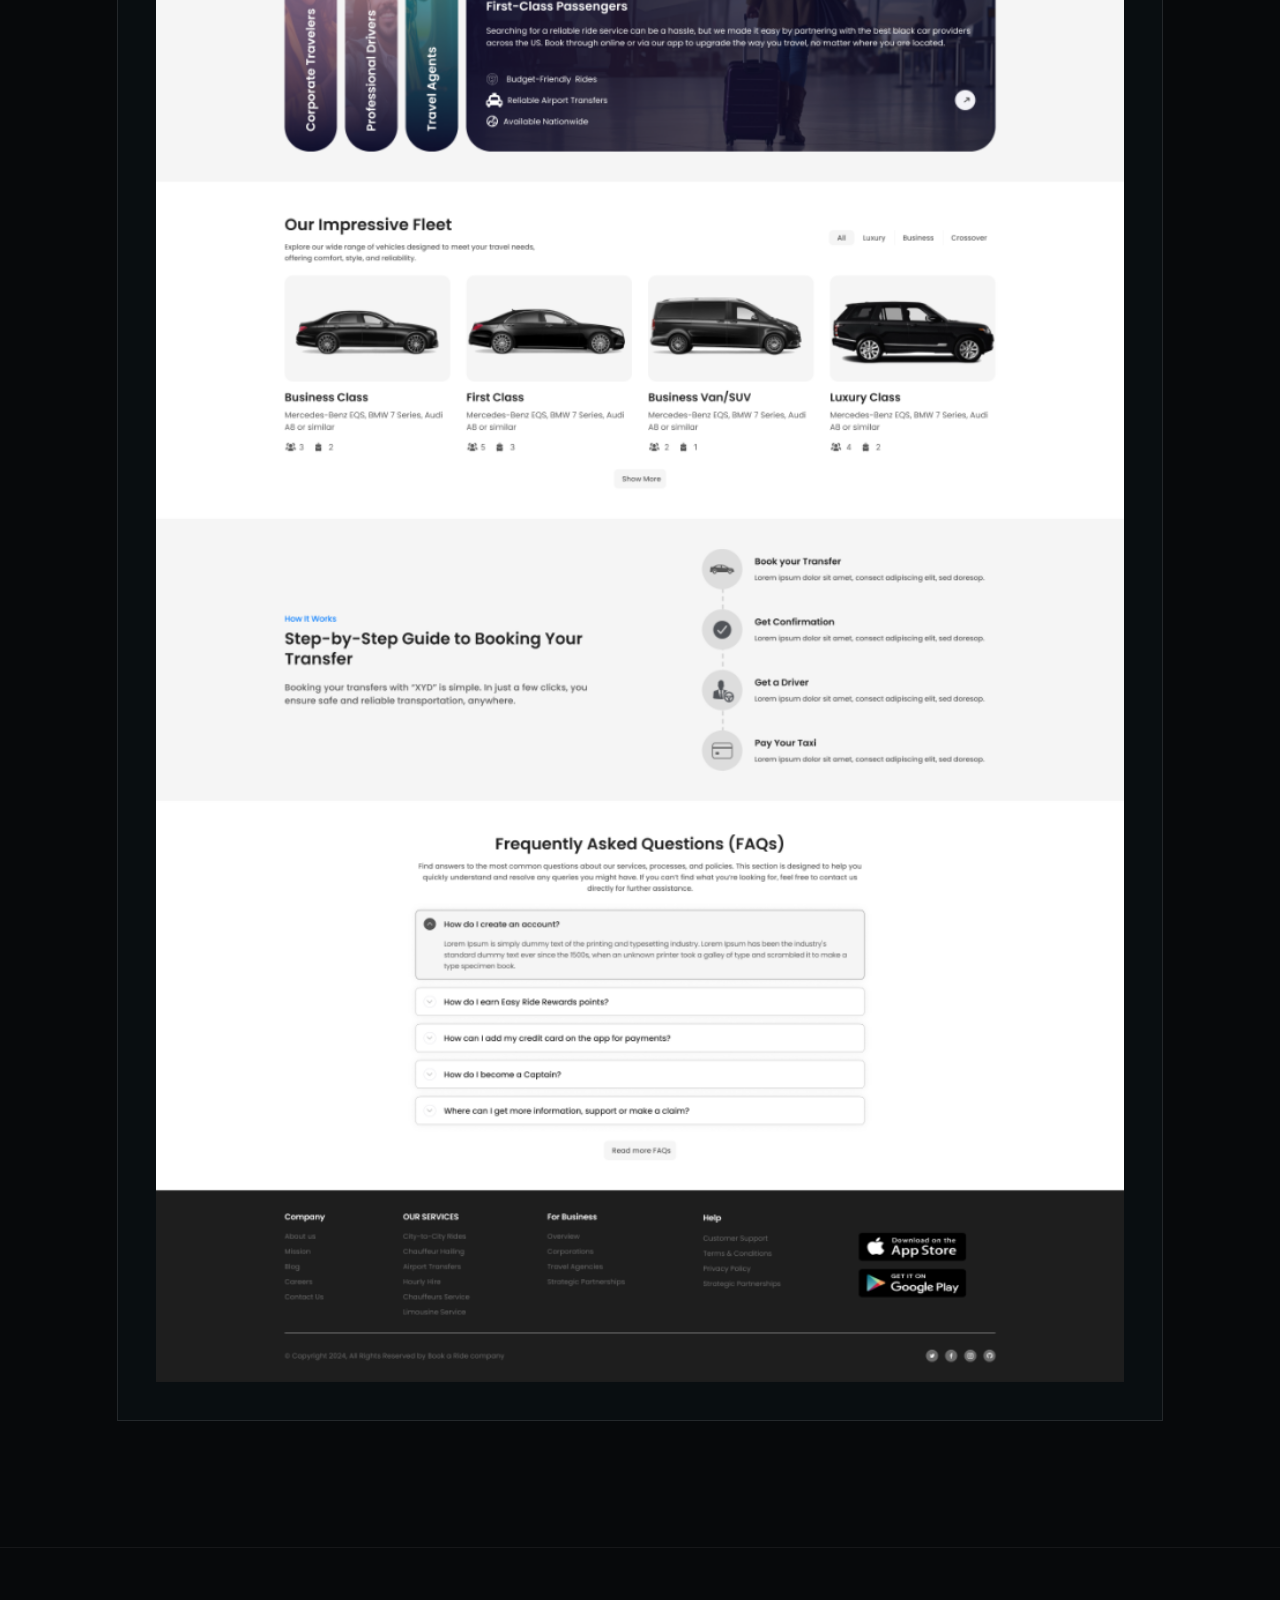
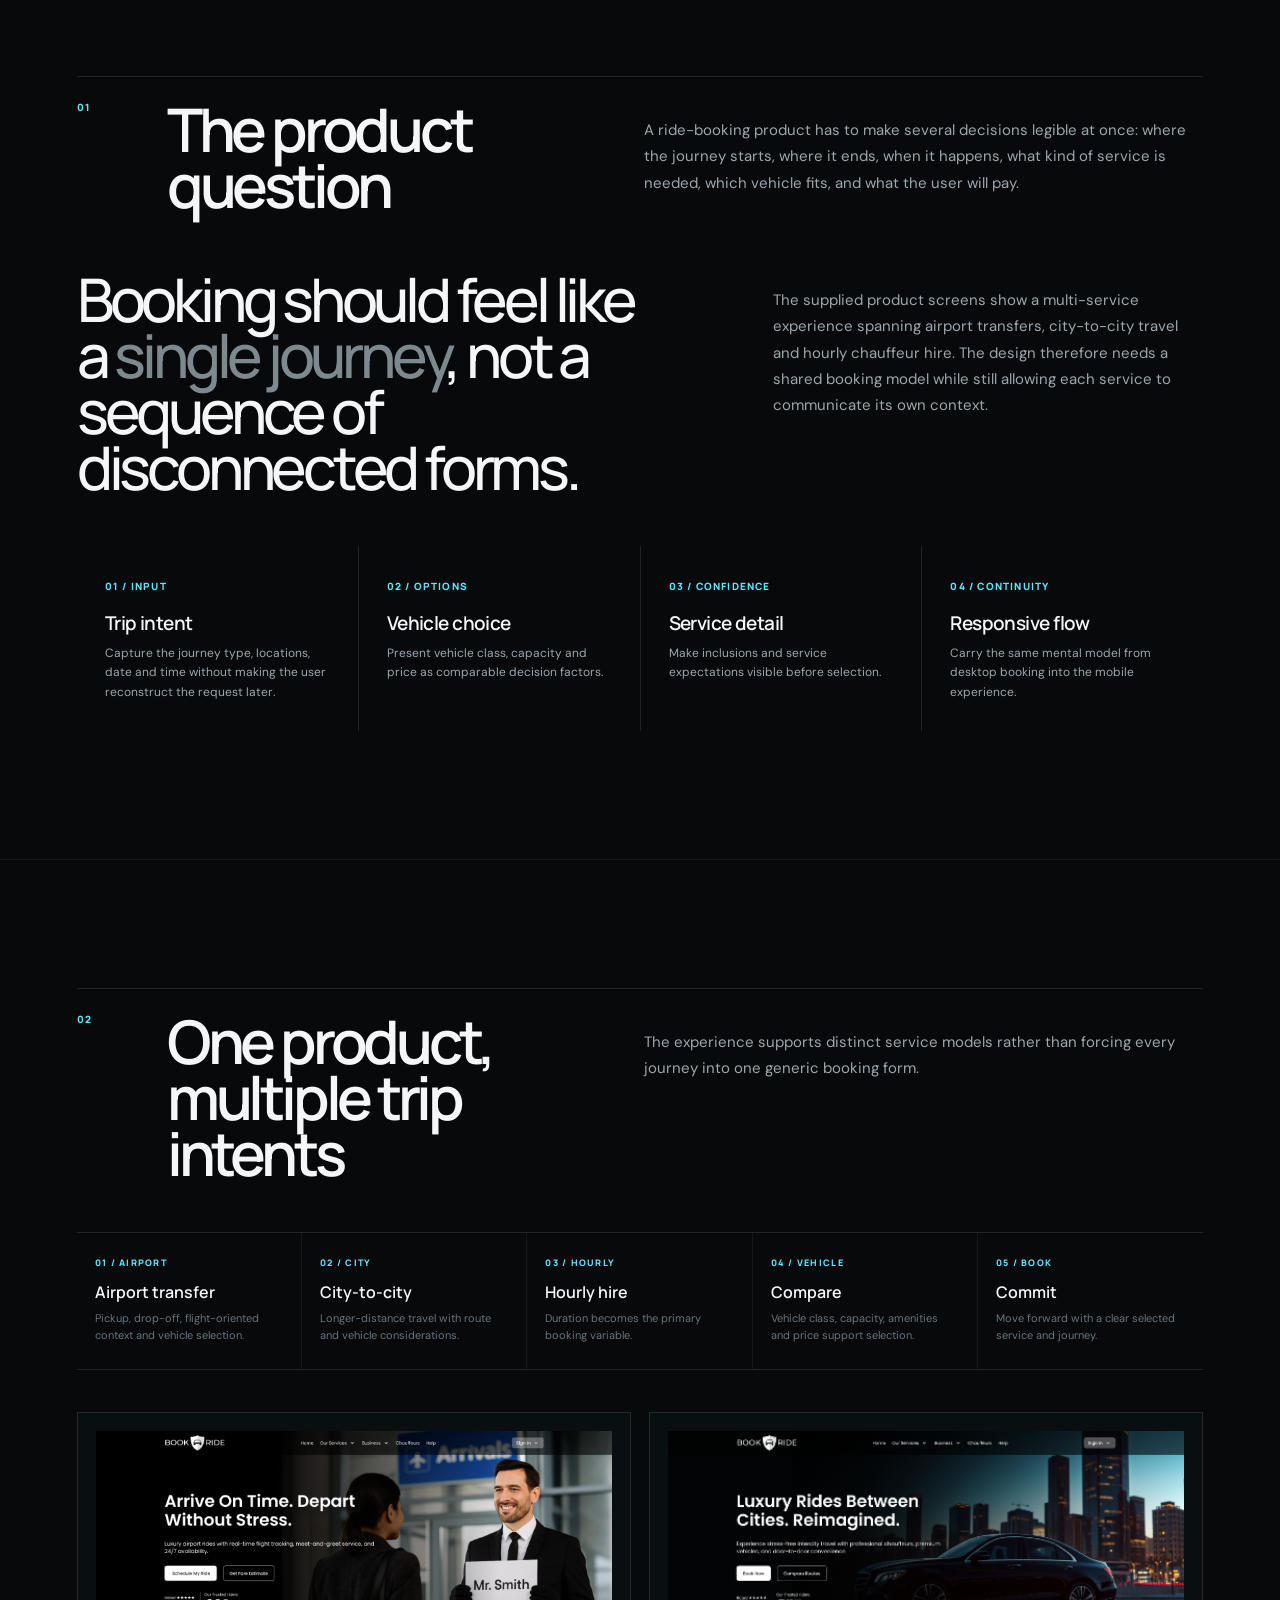
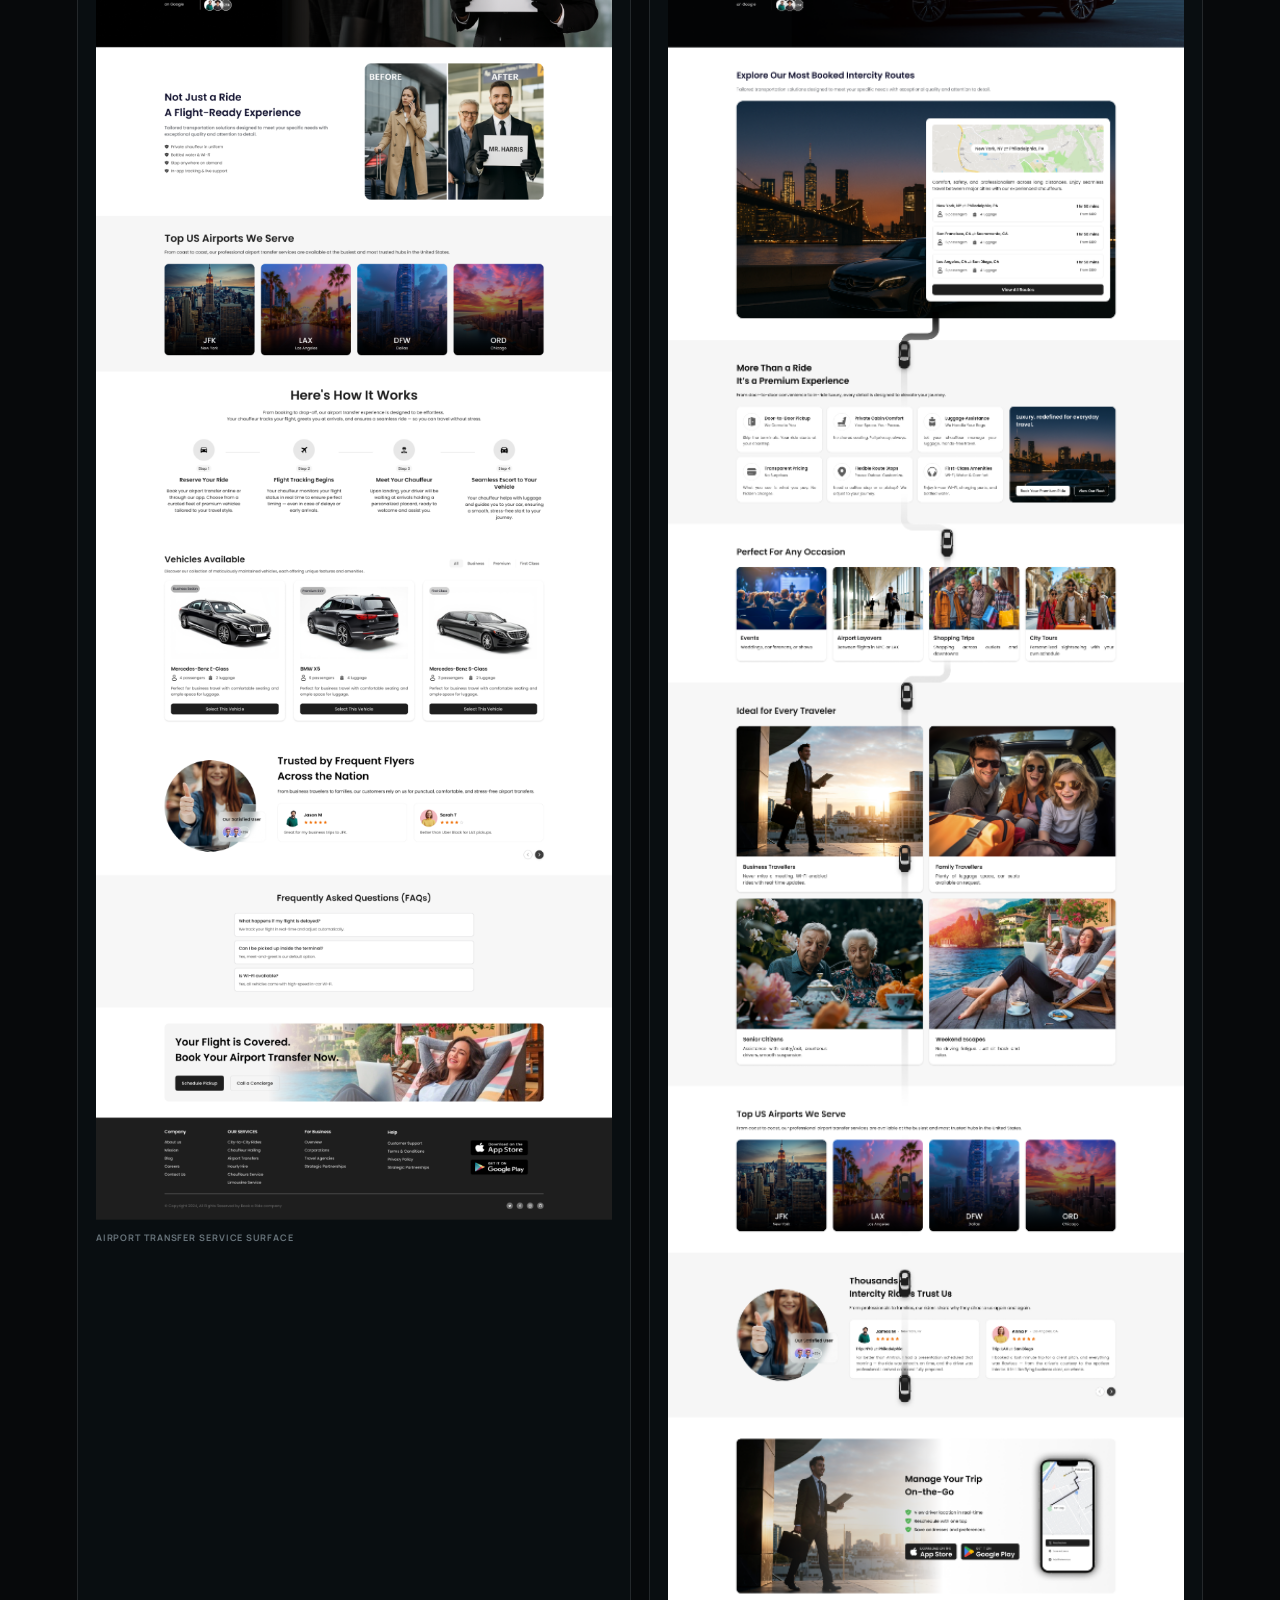
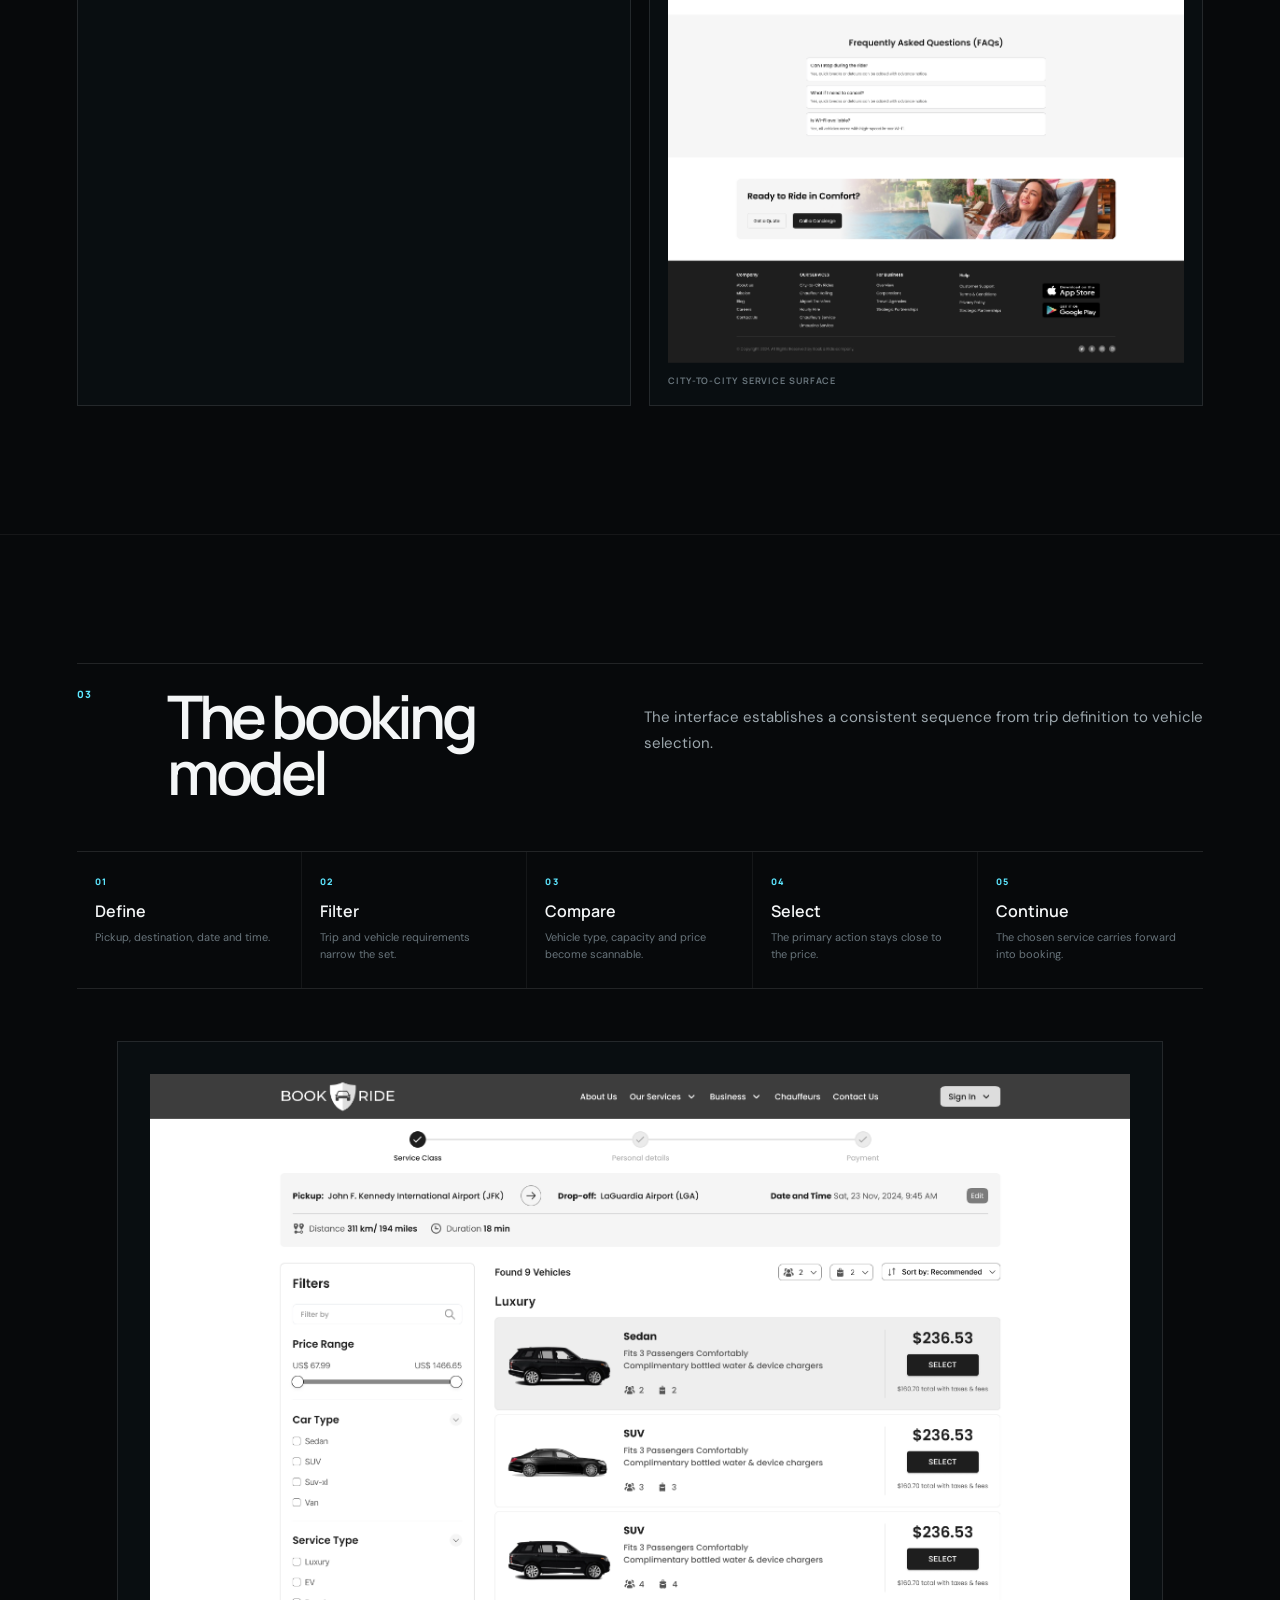
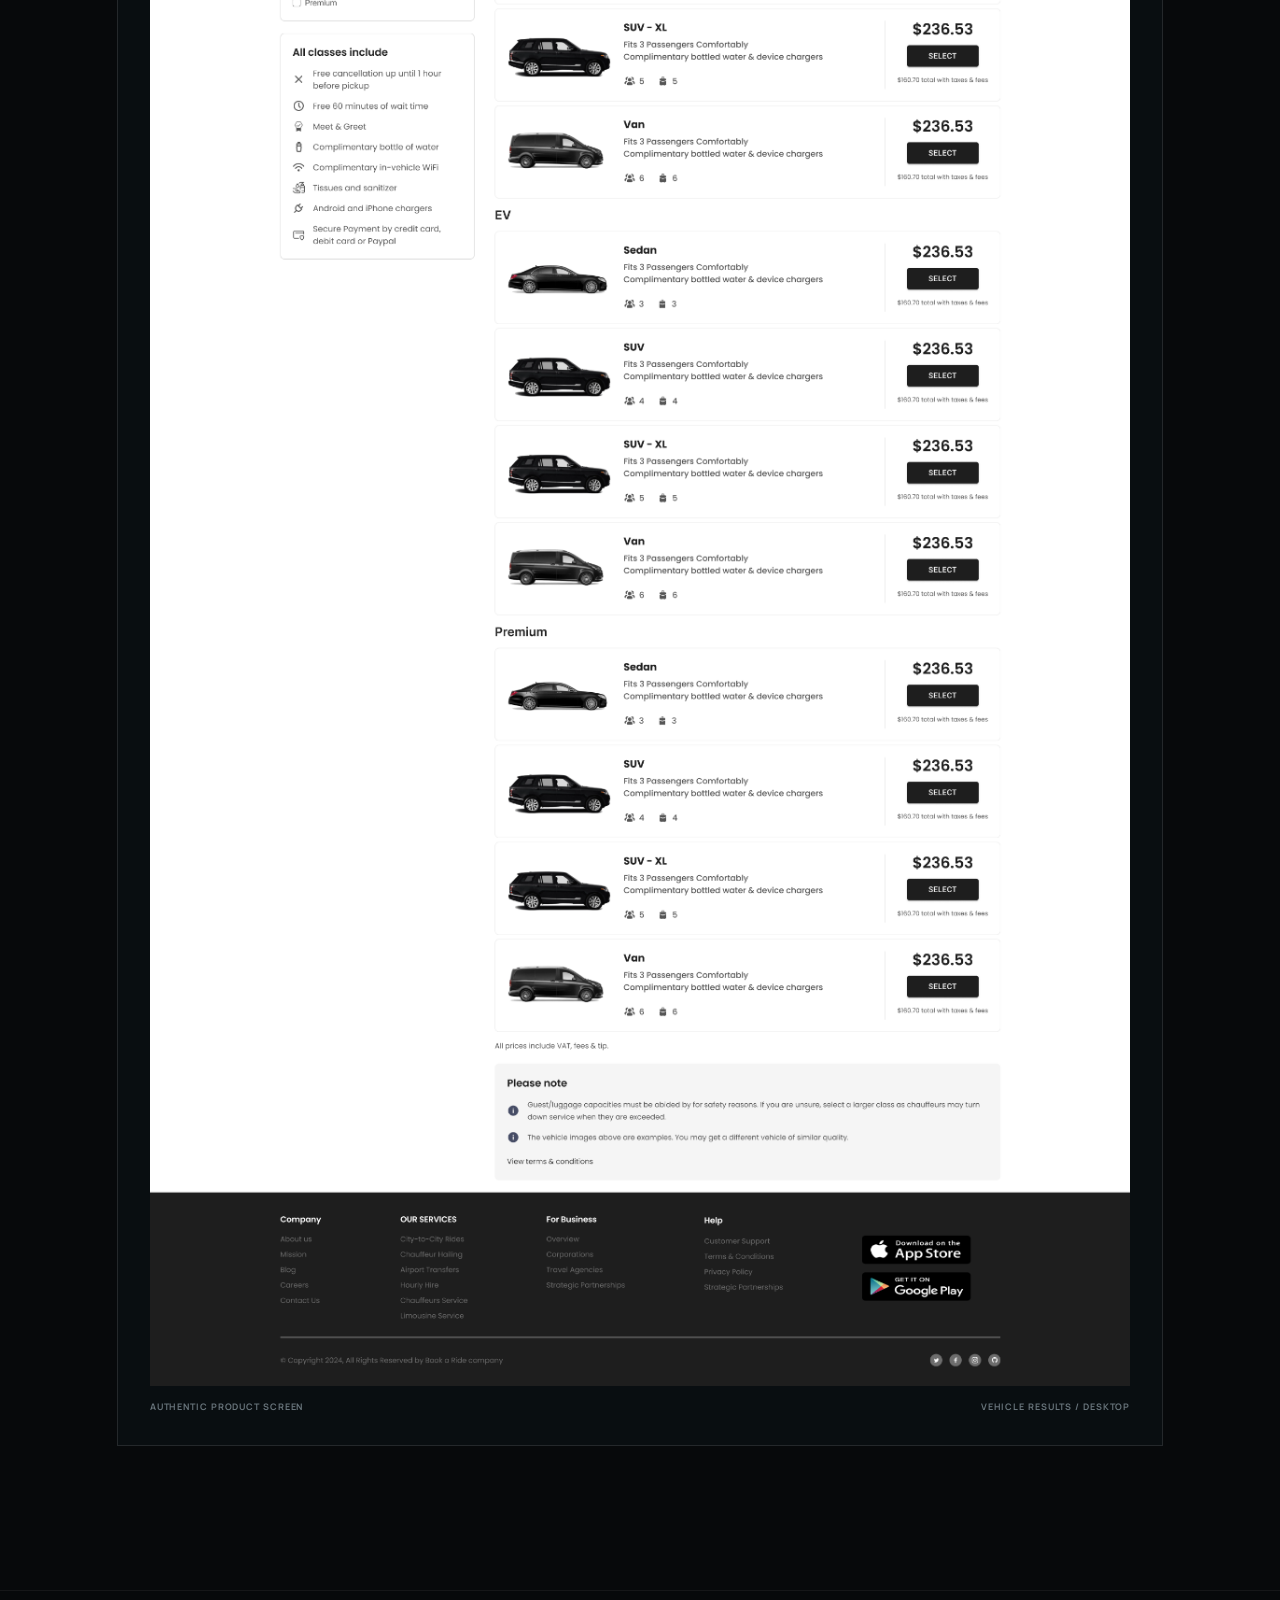
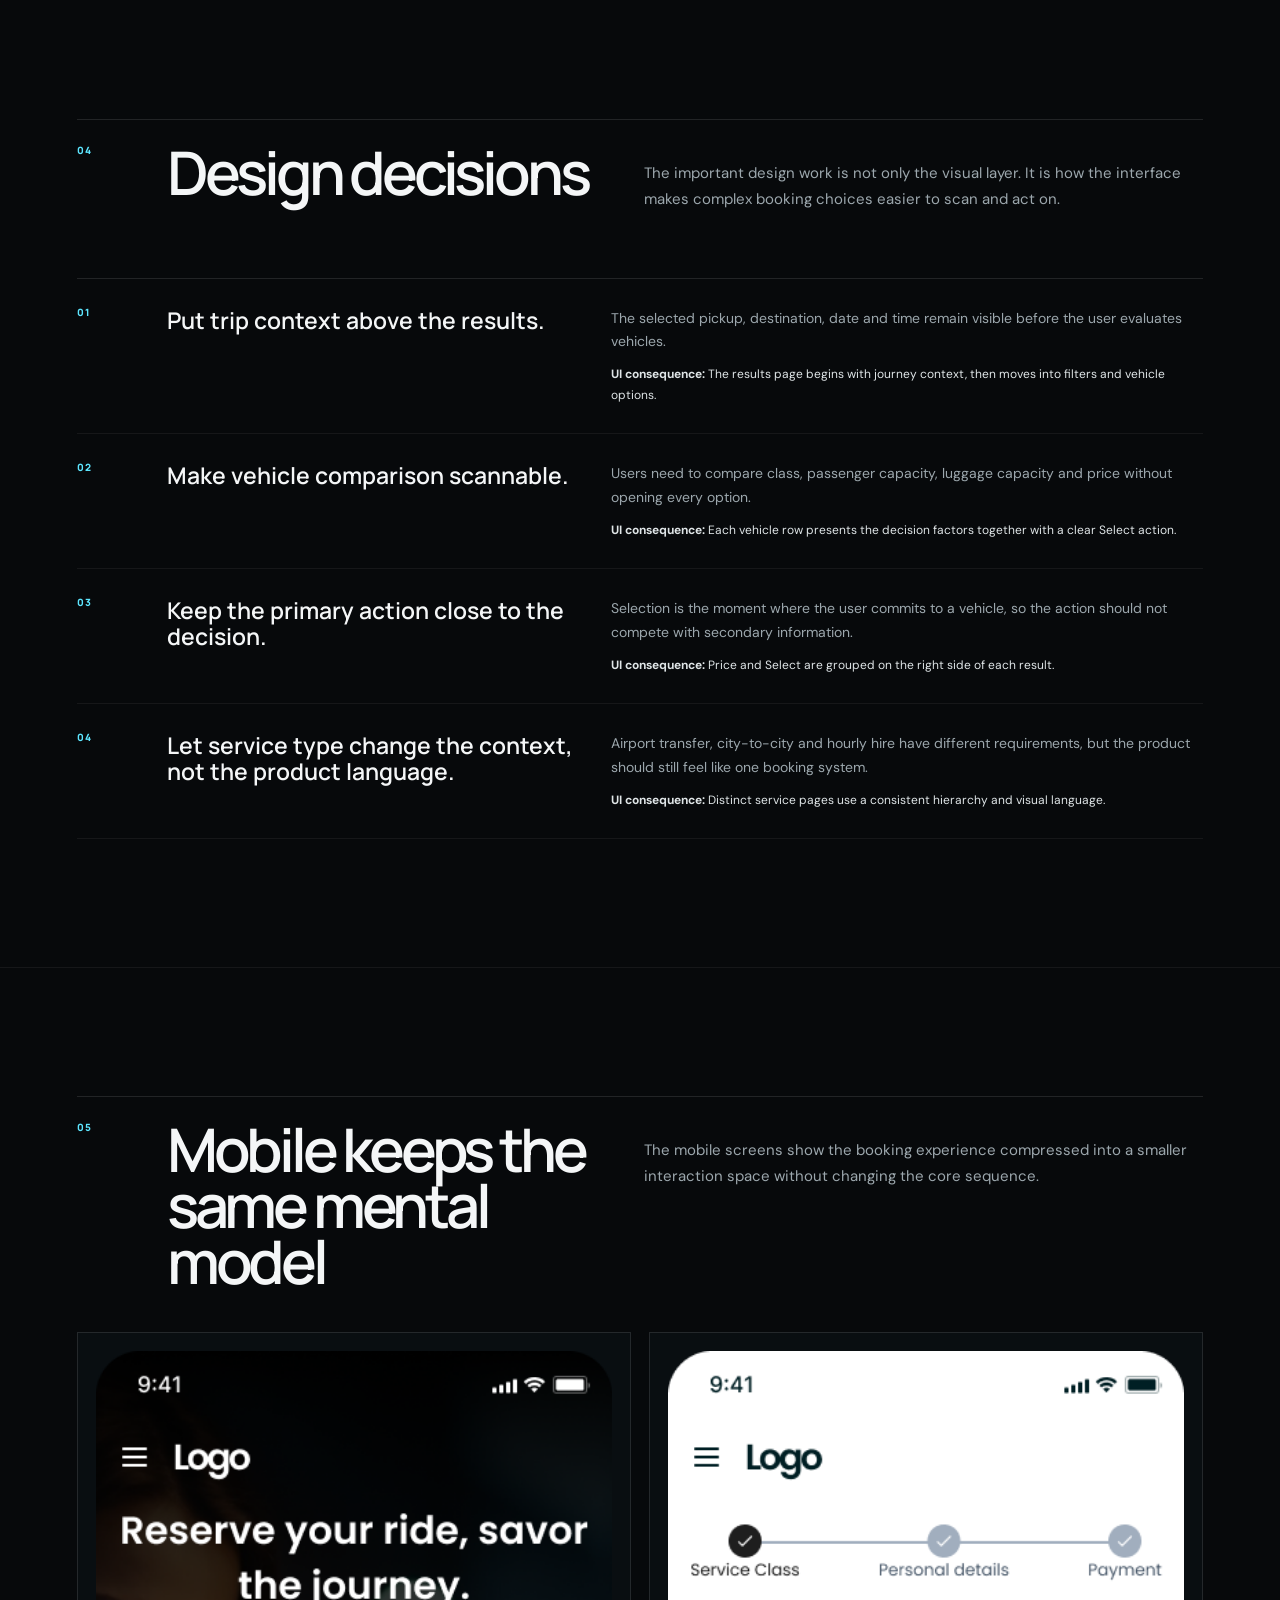
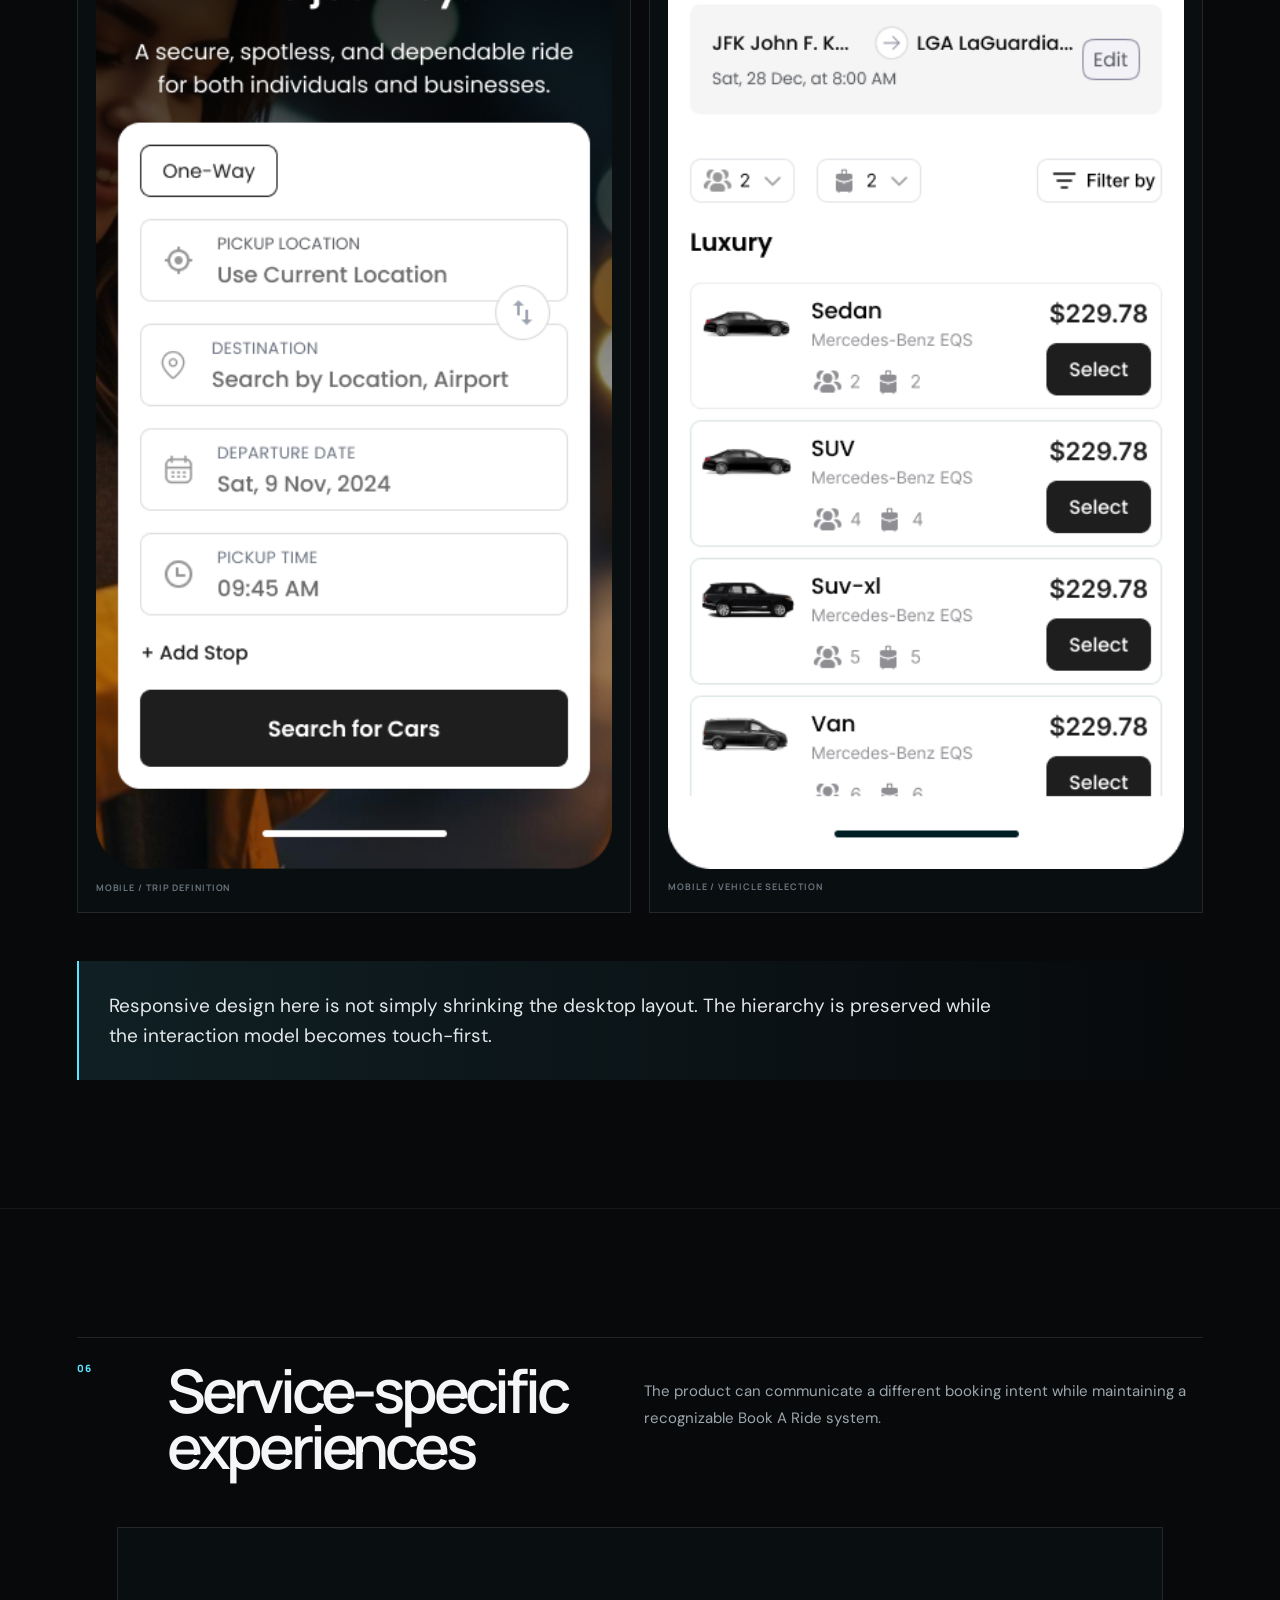
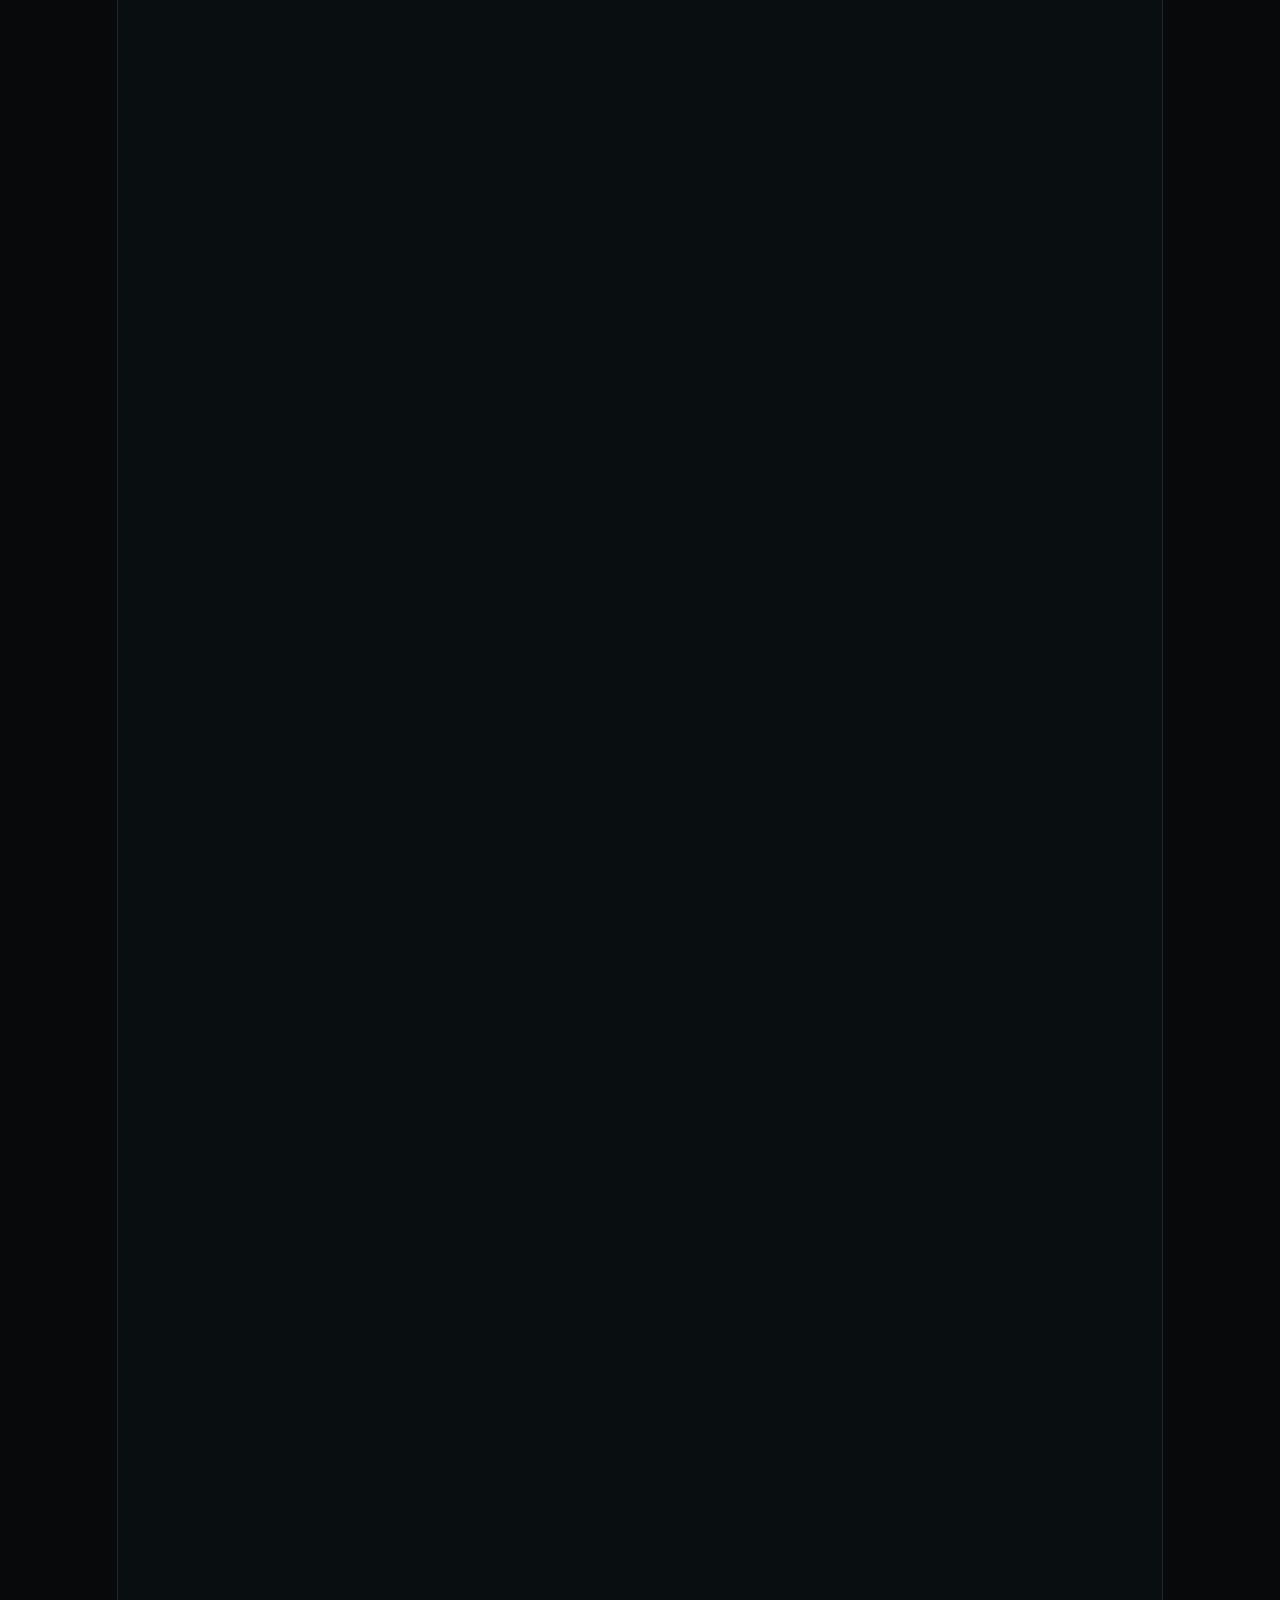
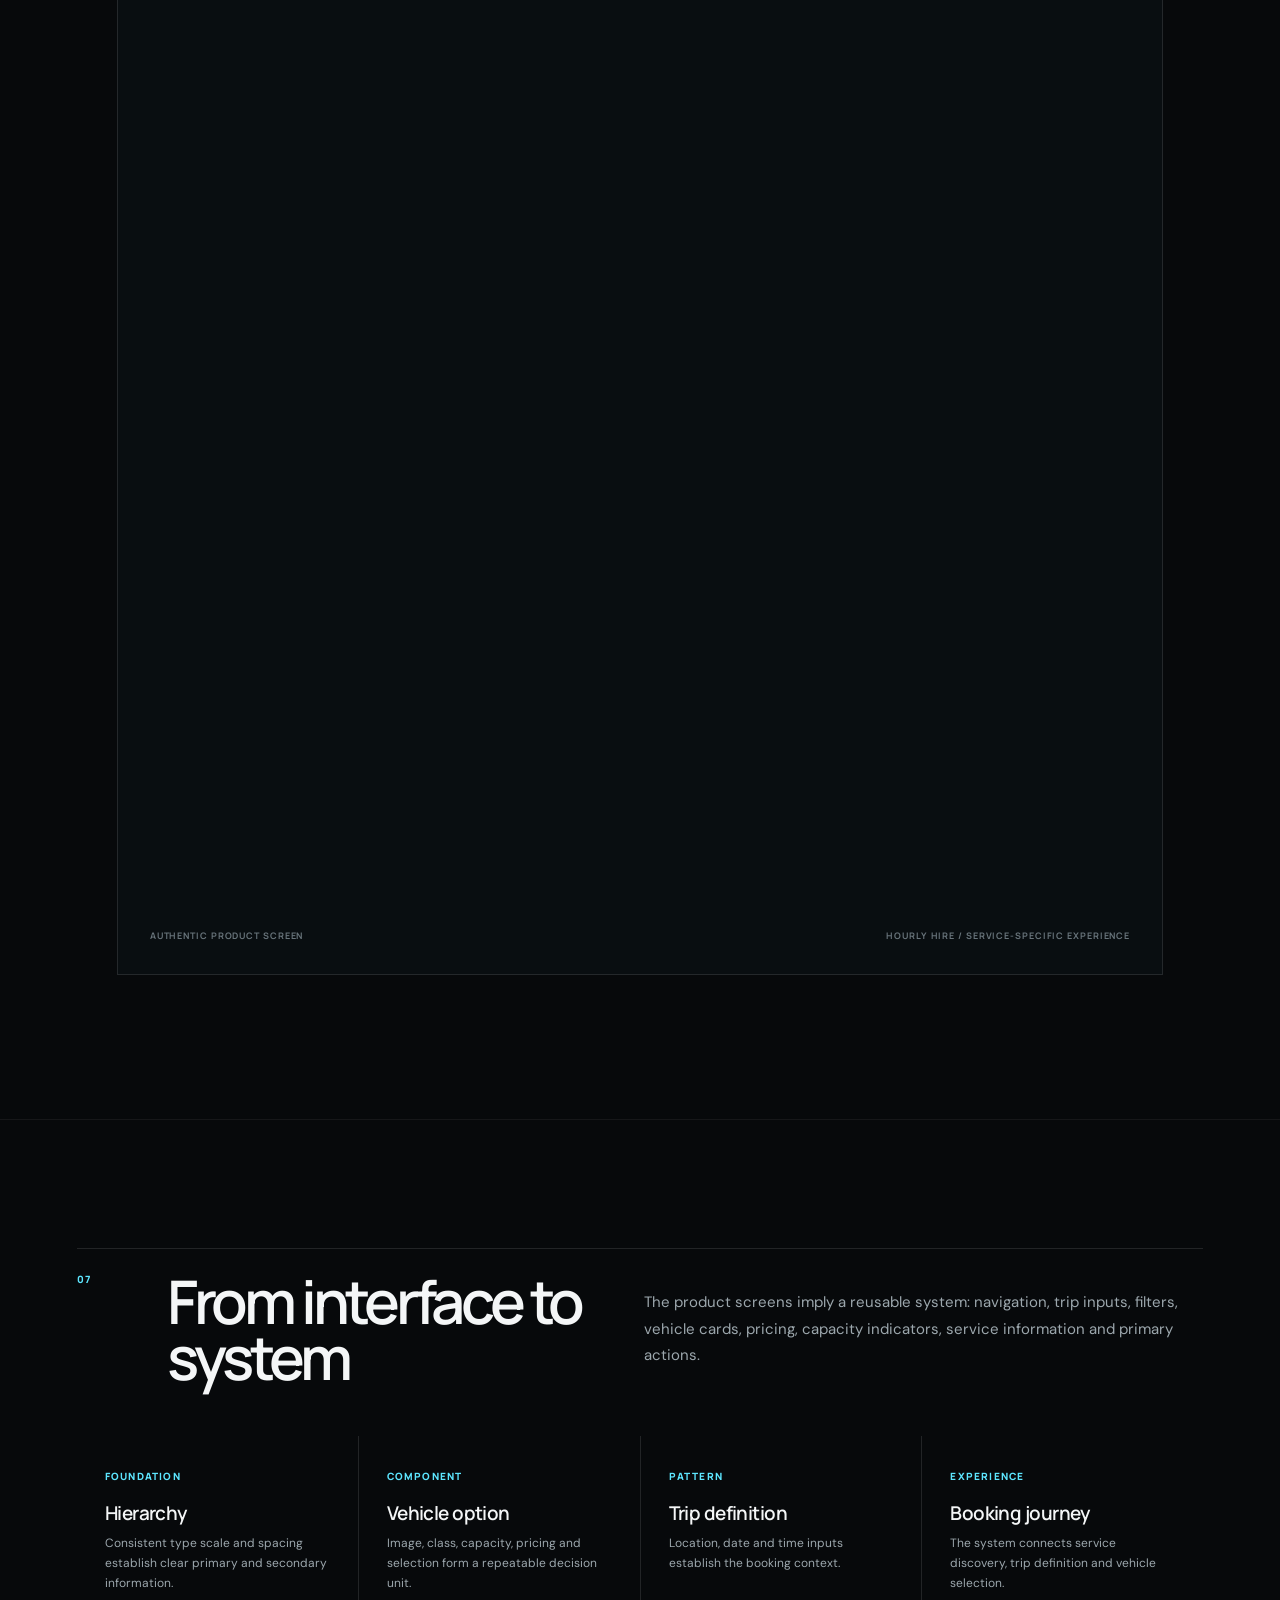
<file: work/book-a-ride.html>
<!doctype html>
<html lang="en">
  <head>
    <meta charset="utf-8" />
    <meta name="viewport" content="width=device-width,initial-scale=1" />
    <meta
      name="description"
      content="Book A Ride — Laxminarayana Avula product design case study"
    />
    <title>Book A Ride — Laxminarayana Avula</title>
    <link rel="preconnect" href="https://fonts.googleapis.com" />
    <link rel="preconnect" href="https://fonts.gstatic.com" crossorigin />
    <link
      href="https://fonts.googleapis.com/css2?family=DM+Sans:wght@400;500;600;700&family=Manrope:wght@500;600;700;800&display=swap"
      rel="stylesheet"
    />
    <link rel="stylesheet" href="book-a-ride.css" />
  </head>
  <body>
    <a class="skip" href="#main">Skip to content</a>
    <header class="nav">
      <a class="brand" href="../index.html" aria-label="Back to portfolio"
        >LA<span>.</span></a
      >
      <nav class="navlinks" aria-label="Case study navigation">
        <a href="../index.html#work">Work</a
        ><a href="../index.html#about">About</a
        ><a href="../index.html#contact">Contact</a>
      </nav>
    </header>
    <main id="main">
      <section class="hero">
        <div class="wrap">
          <div class="hero-grid">
            <div>
              <div class="kicker">04 / MOBILITY · PRODUCT DESIGN · BOOKING</div>
              <h1>Book A Ride</h1>
              <p class="lede">
                Designing a premium chauffeur-booking experience that makes trip
                planning, vehicle selection and booking feel clear across web
                and mobile.
              </p>
            </div>
            <dl class="meta">
              <div>
                <dt>Role</dt>
                <dd>Product Designer</dd>
              </div>
              <div>
                <dt>Scope</dt>
                <dd>Web + mobile booking experience</dd>
              </div>
              <div>
                <dt>Focus</dt>
                <dd>Airport · City-to-city · Hourly hire</dd>
              </div>
              <div>
                <dt>Core flow</dt>
                <dd>Trip details → Cars → Selection</dd>
              </div>
            </dl>
          </div>
          <figure class="hero-img">
            <img decoding="async"
              src="../assets/book-a-ride/book-a-ride-home.png"
              alt="Book A Ride desktop home experience"
            />
          </figure>
        </div>
      </section>

      <section class="section">
        <div class="wrap">
          <div class="section-head">
            <div class="num">01</div>
            <h2>The product question</h2>
            <p class="section-copy">
              A ride-booking product has to make several decisions legible at
              once: where the journey starts, where it ends, when it happens,
              what kind of service is needed, which vehicle fits, and what the
              user will pay.
            </p>
          </div>
          <div class="thesis" style="margin-top: 58px">
            <h2>
              Booking should feel like a <em>single journey</em>, not a sequence
              of disconnected forms.
            </h2>
            <div class="section-copy">
              <p>
                The supplied product screens show a multi-service experience
                spanning airport transfers, city-to-city travel and hourly
                chauffeur hire. The design therefore needs a shared booking
                model while still allowing each service to communicate its own
                context.
              </p>
            </div>
          </div>
          <div class="cards">
            <article class="card">
              <b>01 / INPUT</b>
              <h3>Trip intent</h3>
              <p>
                Capture the journey type, locations, date and time without
                making the user reconstruct the request later.
              </p>
            </article>
            <article class="card">
              <b>02 / OPTIONS</b>
              <h3>Vehicle choice</h3>
              <p>
                Present vehicle class, capacity and price as comparable decision
                factors.
              </p>
            </article>
            <article class="card">
              <b>03 / CONFIDENCE</b>
              <h3>Service detail</h3>
              <p>
                Make inclusions and service expectations visible before
                selection.
              </p>
            </article>
            <article class="card">
              <b>04 / CONTINUITY</b>
              <h3>Responsive flow</h3>
              <p>
                Carry the same mental model from desktop booking into the mobile
                experience.
              </p>
            </article>
          </div>
        </div>
      </section>

      <section class="section">
        <div class="wrap">
          <div class="section-head">
            <div class="num">02</div>
            <h2>One product, multiple trip intents</h2>
            <p class="section-copy">
              The experience supports distinct service models rather than
              forcing every journey into one generic booking form.
            </p>
          </div>
          <div class="flow">
            <article class="step">
              <div class="n">01 / AIRPORT</div>
              <h3>Airport transfer</h3>
              <p>
                Pickup, drop-off, flight-oriented context and vehicle selection.
              </p>
            </article>
            <article class="step">
              <div class="n">02 / CITY</div>
              <h3>City-to-city</h3>
              <p>
                Longer-distance travel with route and vehicle considerations.
              </p>
            </article>
            <article class="step">
              <div class="n">03 / HOURLY</div>
              <h3>Hourly hire</h3>
              <p>Duration becomes the primary booking variable.</p>
            </article>
            <article class="step">
              <div class="n">04 / VEHICLE</div>
              <h3>Compare</h3>
              <p>
                Vehicle class, capacity, amenities and price support selection.
              </p>
            </article>
            <article class="step">
              <div class="n">05 / BOOK</div>
              <h3>Commit</h3>
              <p>Move forward with a clear selected service and journey.</p>
            </article>
          </div>
          <div class="pair">
            <figure>
              <img loading="lazy" decoding="async"
                src="../assets/book-a-ride/book-a-ride-airport-transfers.png"
                alt="Book A Ride airport transfer page"
              />
              <figcaption>Airport transfer service surface</figcaption>
            </figure>
            <figure>
              <img loading="lazy" decoding="async"
                src="../assets/book-a-ride/book-a-ride-city-to-city.png"
                alt="Book A Ride city-to-city page"
              />
              <figcaption>City-to-city service surface</figcaption>
            </figure>
          </div>
        </div>
      </section>

      <section class="section">
        <div class="wrap">
          <div class="section-head">
            <div class="num">03</div>
            <h2>The booking model</h2>
            <p class="section-copy">
              The interface establishes a consistent sequence from trip
              definition to vehicle selection.
            </p>
          </div>
          <div class="flow">
            <article class="step">
              <div class="n">01</div>
              <h3>Define</h3>
              <p>Pickup, destination, date and time.</p>
            </article>
            <article class="step">
              <div class="n">02</div>
              <h3>Filter</h3>
              <p>Trip and vehicle requirements narrow the set.</p>
            </article>
            <article class="step">
              <div class="n">03</div>
              <h3>Compare</h3>
              <p>Vehicle type, capacity and price become scannable.</p>
            </article>
            <article class="step">
              <div class="n">04</div>
              <h3>Select</h3>
              <p>The primary action stays close to the price.</p>
            </article>
            <article class="step">
              <div class="n">05</div>
              <h3>Continue</h3>
              <p>The chosen service carries forward into booking.</p>
            </article>
          </div>
          <figure class="figure">
            <img loading="lazy" decoding="async"
              src="../assets/book-a-ride/book-a-ride-results.png"
              alt="Book A Ride desktop car results showing filters, vehicle options and prices"
            />
            <figcaption>
              <span>AUTHENTIC PRODUCT SCREEN</span
              ><span>Vehicle results / desktop</span>
            </figcaption>
          </figure>
        </div>
      </section>

      <section class="section">
        <div class="wrap">
          <div class="section-head">
            <div class="num">04</div>
            <h2>Design decisions</h2>
            <p class="section-copy">
              The important design work is not only the visual layer. It is how
              the interface makes complex booking choices easier to scan and act
              on.
            </p>
          </div>
          <div class="decision-list">
            <article class="decision">
              <div class="num">01</div>
              <h3>Put trip context above the results.</h3>
              <div>
                <p>
                  The selected pickup, destination, date and time remain visible
                  before the user evaluates vehicles.
                </p>
                <p class="result">
                  <strong>UI consequence:</strong> The results page begins with
                  journey context, then moves into filters and vehicle options.
                </p>
              </div>
            </article>
            <article class="decision">
              <div class="num">02</div>
              <h3>Make vehicle comparison scannable.</h3>
              <div>
                <p>
                  Users need to compare class, passenger capacity, luggage
                  capacity and price without opening every option.
                </p>
                <p class="result">
                  <strong>UI consequence:</strong> Each vehicle row presents the
                  decision factors together with a clear Select action.
                </p>
              </div>
            </article>
            <article class="decision">
              <div class="num">03</div>
              <h3>Keep the primary action close to the decision.</h3>
              <div>
                <p>
                  Selection is the moment where the user commits to a vehicle,
                  so the action should not compete with secondary information.
                </p>
                <p class="result">
                  <strong>UI consequence:</strong> Price and Select are grouped
                  on the right side of each result.
                </p>
              </div>
            </article>
            <article class="decision">
              <div class="num">04</div>
              <h3>
                Let service type change the context, not the product language.
              </h3>
              <div>
                <p>
                  Airport transfer, city-to-city and hourly hire have different
                  requirements, but the product should still feel like one
                  booking system.
                </p>
                <p class="result">
                  <strong>UI consequence:</strong> Distinct service pages use a
                  consistent hierarchy and visual language.
                </p>
              </div>
            </article>
          </div>
        </div>
      </section>

      <section class="section">
        <div class="wrap">
          <div class="section-head">
            <div class="num">05</div>
            <h2>Mobile keeps the same mental model</h2>
            <p class="section-copy">
              The mobile screens show the booking experience compressed into a
              smaller interaction space without changing the core sequence.
            </p>
          </div>
          <div class="pair">
            <figure>
              <img loading="lazy" decoding="async"
                src="../assets/book-a-ride/book-a-ride-home-mobile.png"
                alt="Book A Ride mobile home and trip search experience"
              />
              <figcaption>Mobile / trip definition</figcaption>
            </figure>
            <figure>
              <img loading="lazy" decoding="async"
                src="../assets/book-a-ride/book-a-ride-results-mobile.png"
                alt="Book A Ride mobile vehicle results"
              />
              <figcaption>Mobile / vehicle selection</figcaption>
            </figure>
          </div>
          <div class="quote">
            <p>
              Responsive design here is not simply shrinking the desktop layout.
              The hierarchy is preserved while the interaction model becomes
              touch-first.
            </p>
          </div>
        </div>
      </section>

      <section class="section">
        <div class="wrap">
          <div class="section-head">
            <div class="num">06</div>
            <h2>Service-specific experiences</h2>
            <p class="section-copy">
              The product can communicate a different booking intent while
              maintaining a recognizable Book A Ride system.
            </p>
          </div>
          <figure class="figure">
            <img loading="lazy" decoding="async"
              src="../assets/book-a-ride/book-a-ride-hourly-hire.png"
              alt="Book A Ride hourly chauffeur hire service page"
            />
            <figcaption>
              <span>AUTHENTIC PRODUCT SCREEN</span
              ><span>Hourly hire / service-specific experience</span>
            </figcaption>
          </figure>
        </div>
      </section>

      <section class="section">
        <div class="wrap">
          <div class="section-head">
            <div class="num">07</div>
            <h2>From interface to system</h2>
            <p class="section-copy">
              The product screens imply a reusable system: navigation, trip
              inputs, filters, vehicle cards, pricing, capacity indicators,
              service information and primary actions.
            </p>
          </div>
          <div class="cards">
            <article class="card">
              <b>FOUNDATION</b>
              <h3>Hierarchy</h3>
              <p>
                Consistent type scale and spacing establish clear primary and
                secondary information.
              </p>
            </article>
            <article class="card">
              <b>COMPONENT</b>
              <h3>Vehicle option</h3>
              <p>
                Image, class, capacity, pricing and selection form a repeatable
                decision unit.
              </p>
            </article>
            <article class="card">
              <b>PATTERN</b>
              <h3>Trip definition</h3>
              <p>
                Location, date and time inputs establish the booking context.
              </p>
            </article>
            <article class="card">
              <b>EXPERIENCE</b>
              <h3>Booking journey</h3>
              <p>
                The system connects service discovery, trip definition and
                vehicle selection.
              </p>
            </article>
          </div>
        </div>
      </section>

      <section class="section">
        <div class="wrap">
          <div class="section-head">
            <div class="num">08</div>
            <h2>Contribution & outcome</h2>
            <p class="section-copy">
              The supplied screens demonstrate a product designed as a connected
              booking experience rather than a collection of isolated marketing
              pages.
            </p>
          </div>
          <div class="outcome" style="margin-top: 58px">
            <div>
              <h2>
                Make the journey easier to understand before the ride begins.
              </h2>
              <p>
                My design focus was on turning a multi-service chauffeur
                experience into a clearer path from trip intent to vehicle
                selection across desktop and mobile.
              </p>
            </div>
            <div>
              <p><strong>Design contribution</strong></p>
              <ul>
                <li>Trip-definition experience</li>
                <li>Vehicle-results architecture</li>
                <li>Airport / city / hourly service surfaces</li>
                <li>Responsive web and mobile experience</li>
                <li>Reusable product patterns</li>
              </ul>
            </div>
          </div>
          <div class="quote">
            <p>
              Good booking UX removes uncertainty at the moments when the user
              is deciding what to book, which option fits, and what happens
              next.
            </p>
          </div>
        </div>
      </section>

      <section class="next">
        <div class="wrap">
          <small>NEXT PROJECT</small>
          <a href="../index.html#work"
            ><h2>Explore the rest of the product work ↗</h2></a
          >
        </div>
      </section>
    </main>
    <footer class="footer">
      <span>© 2026 Laxminarayana Avula</span
      ><a href="../index.html">← Back to portfolio</a>
    </footer>
  </body>
</html>
</file>
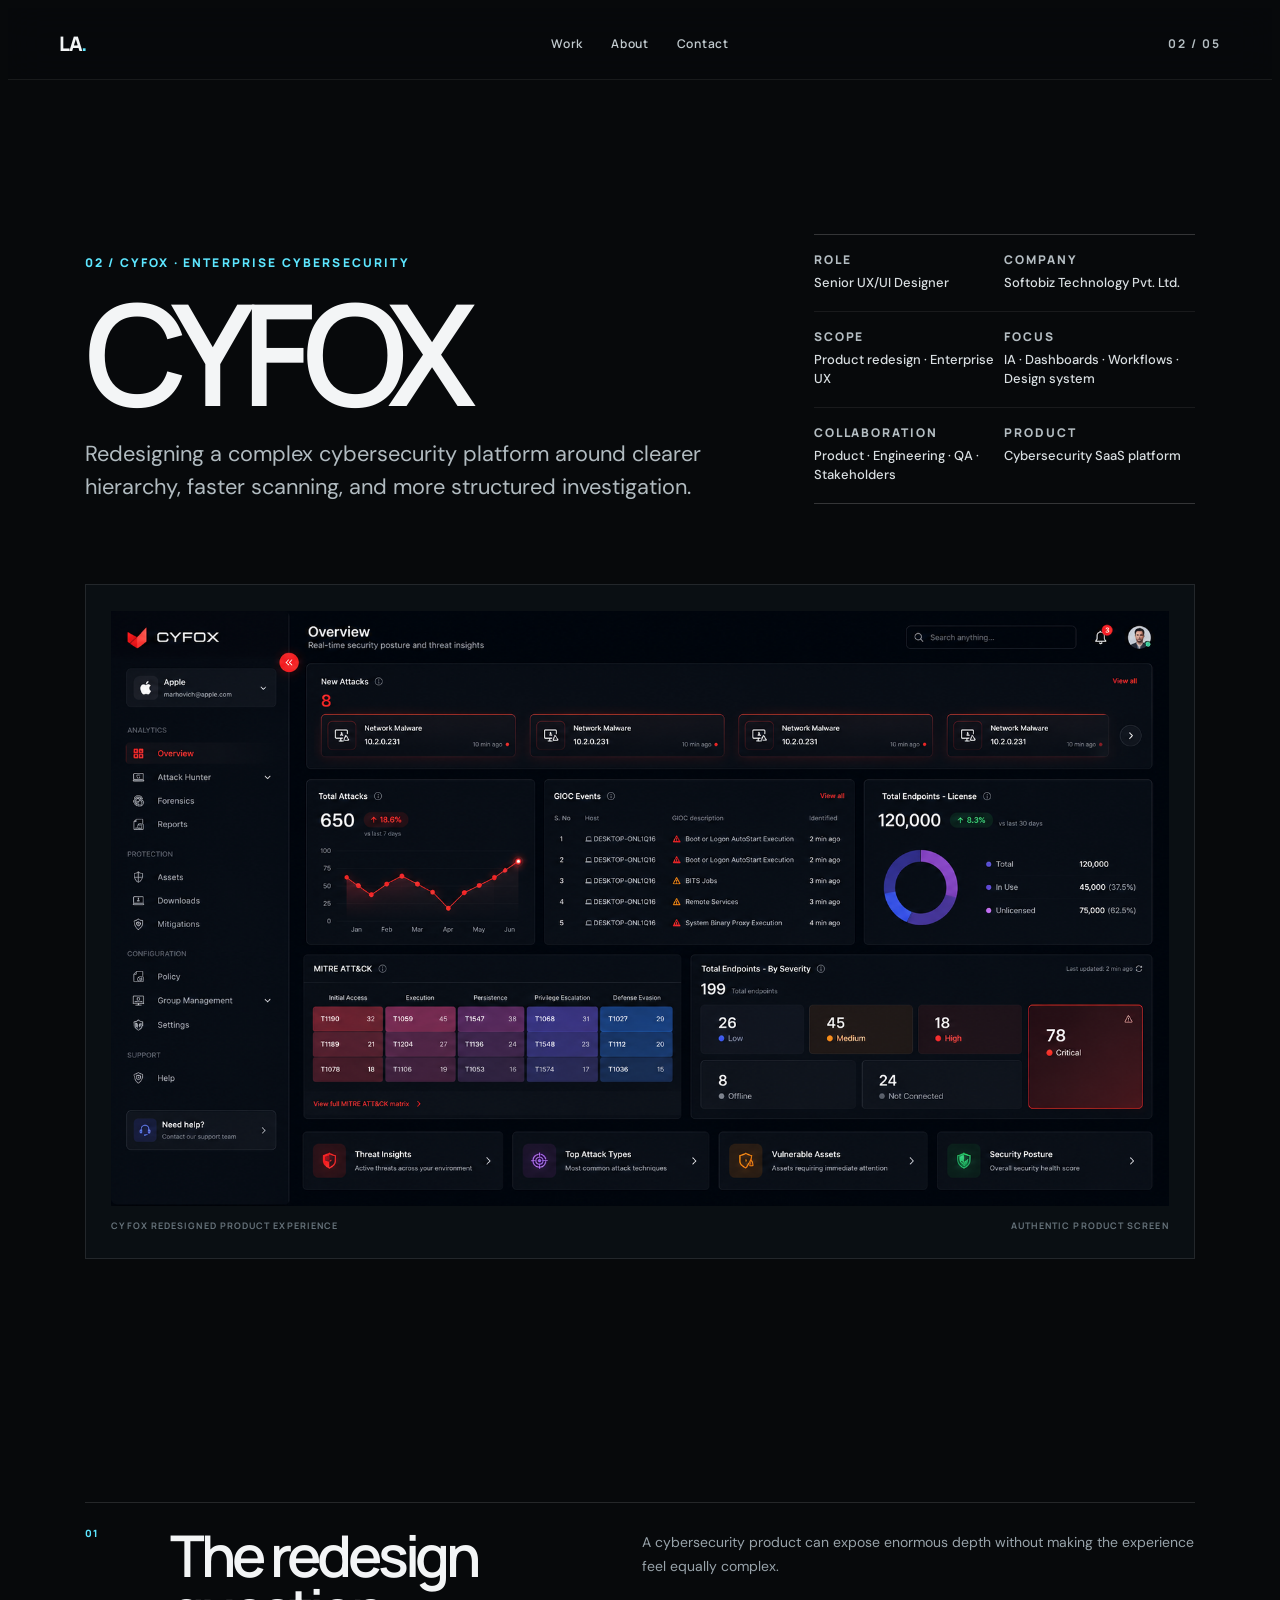
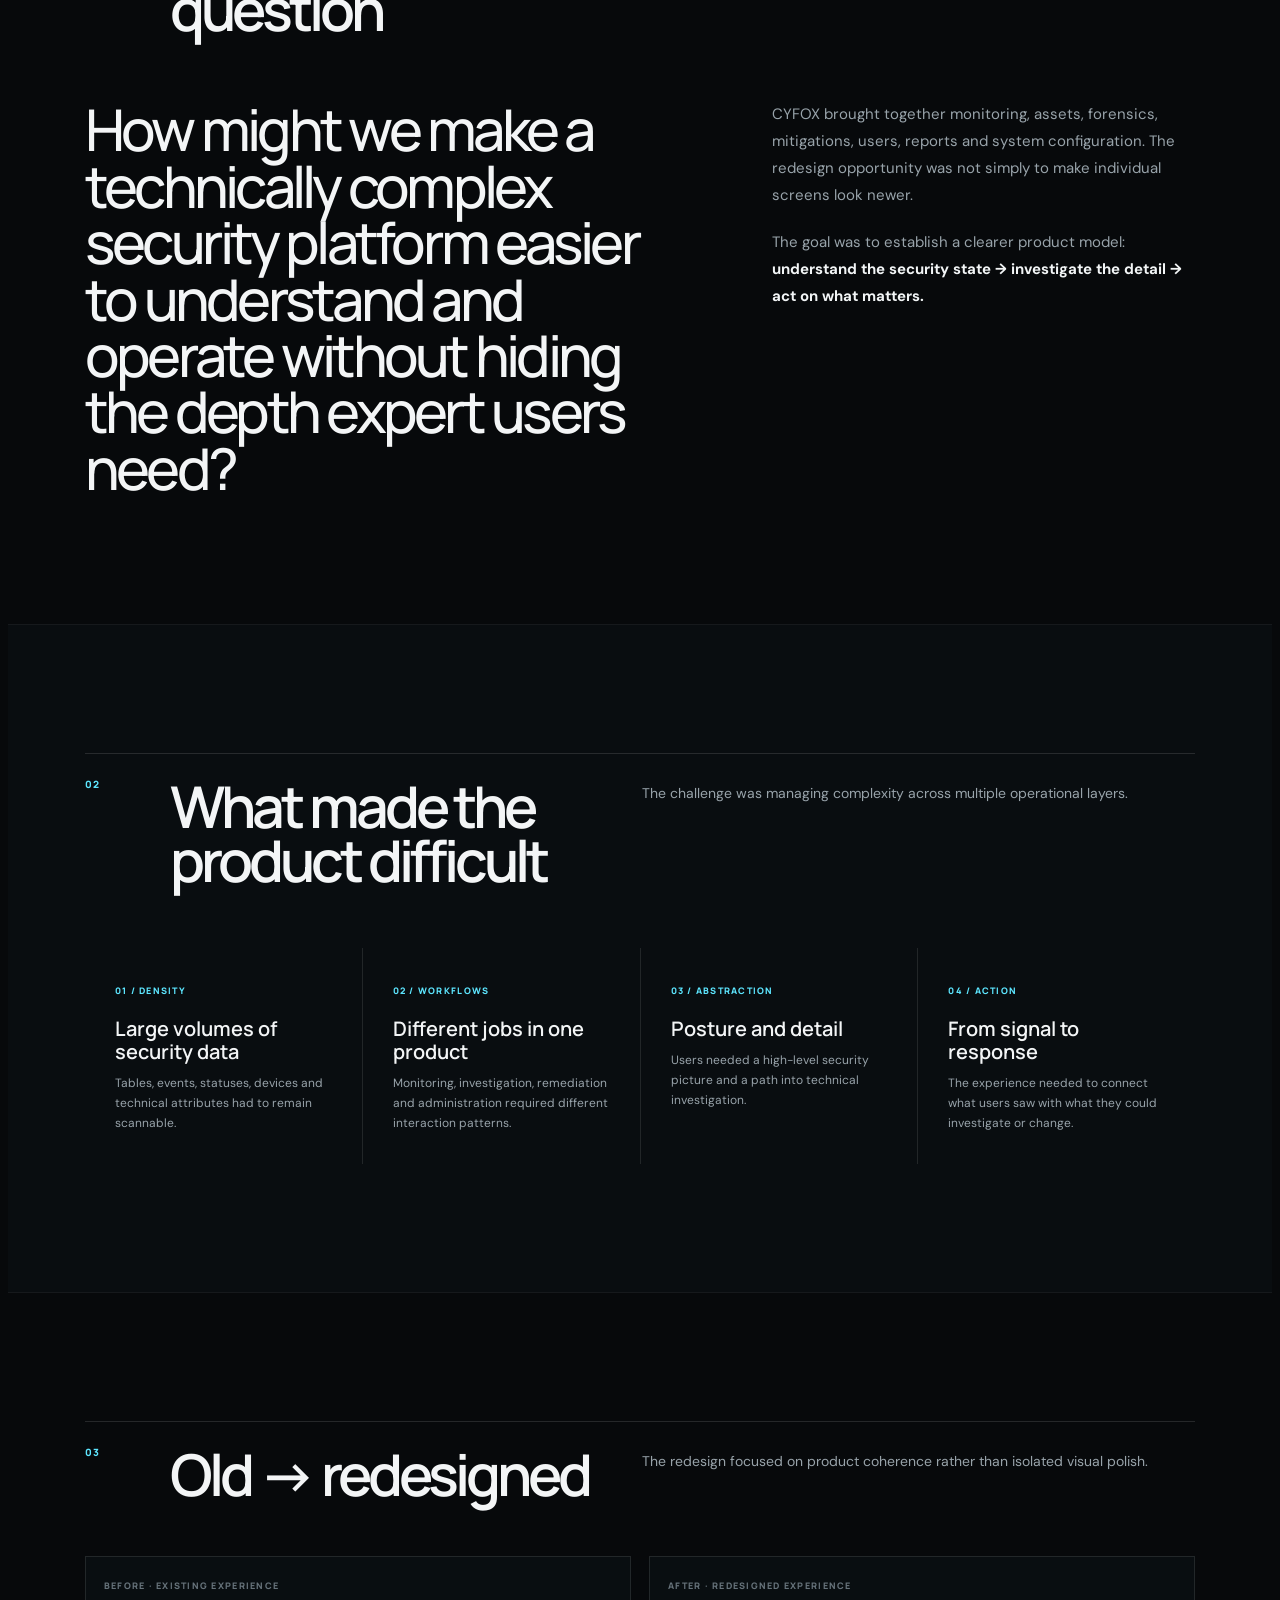
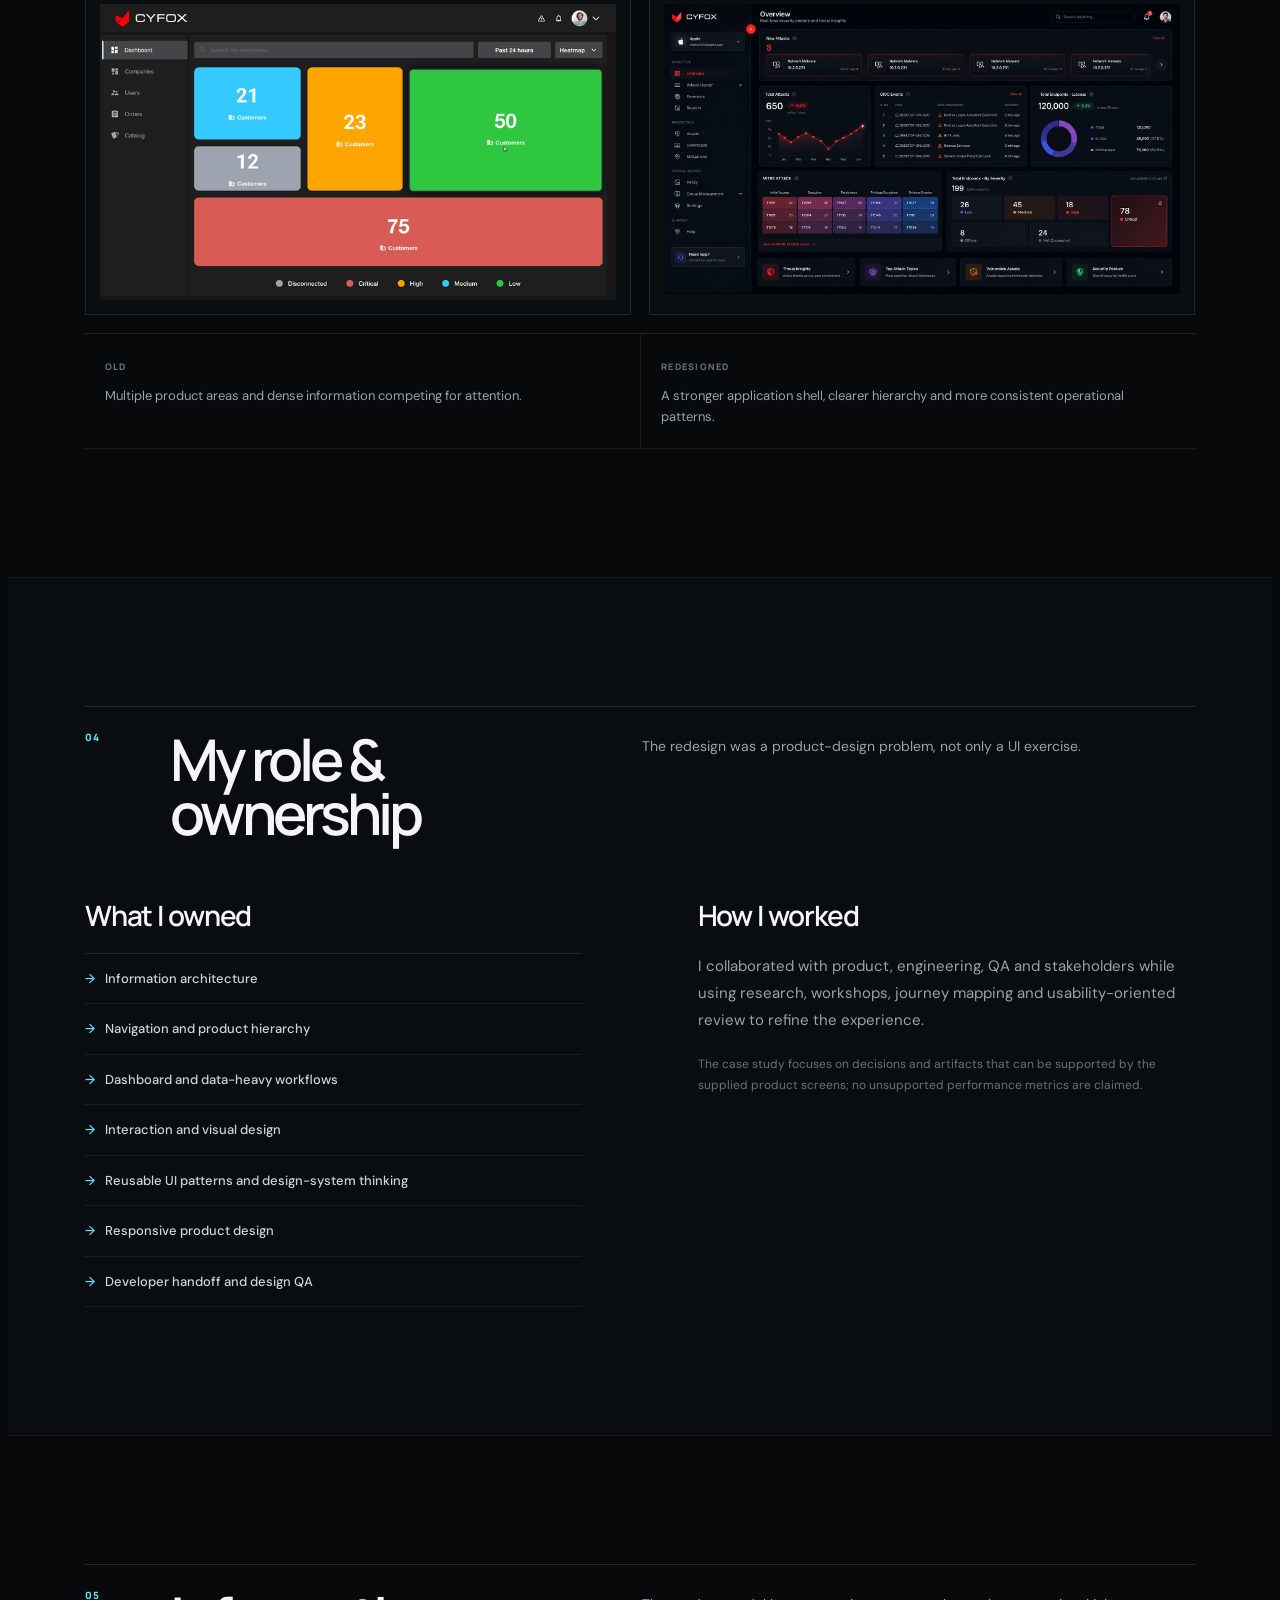
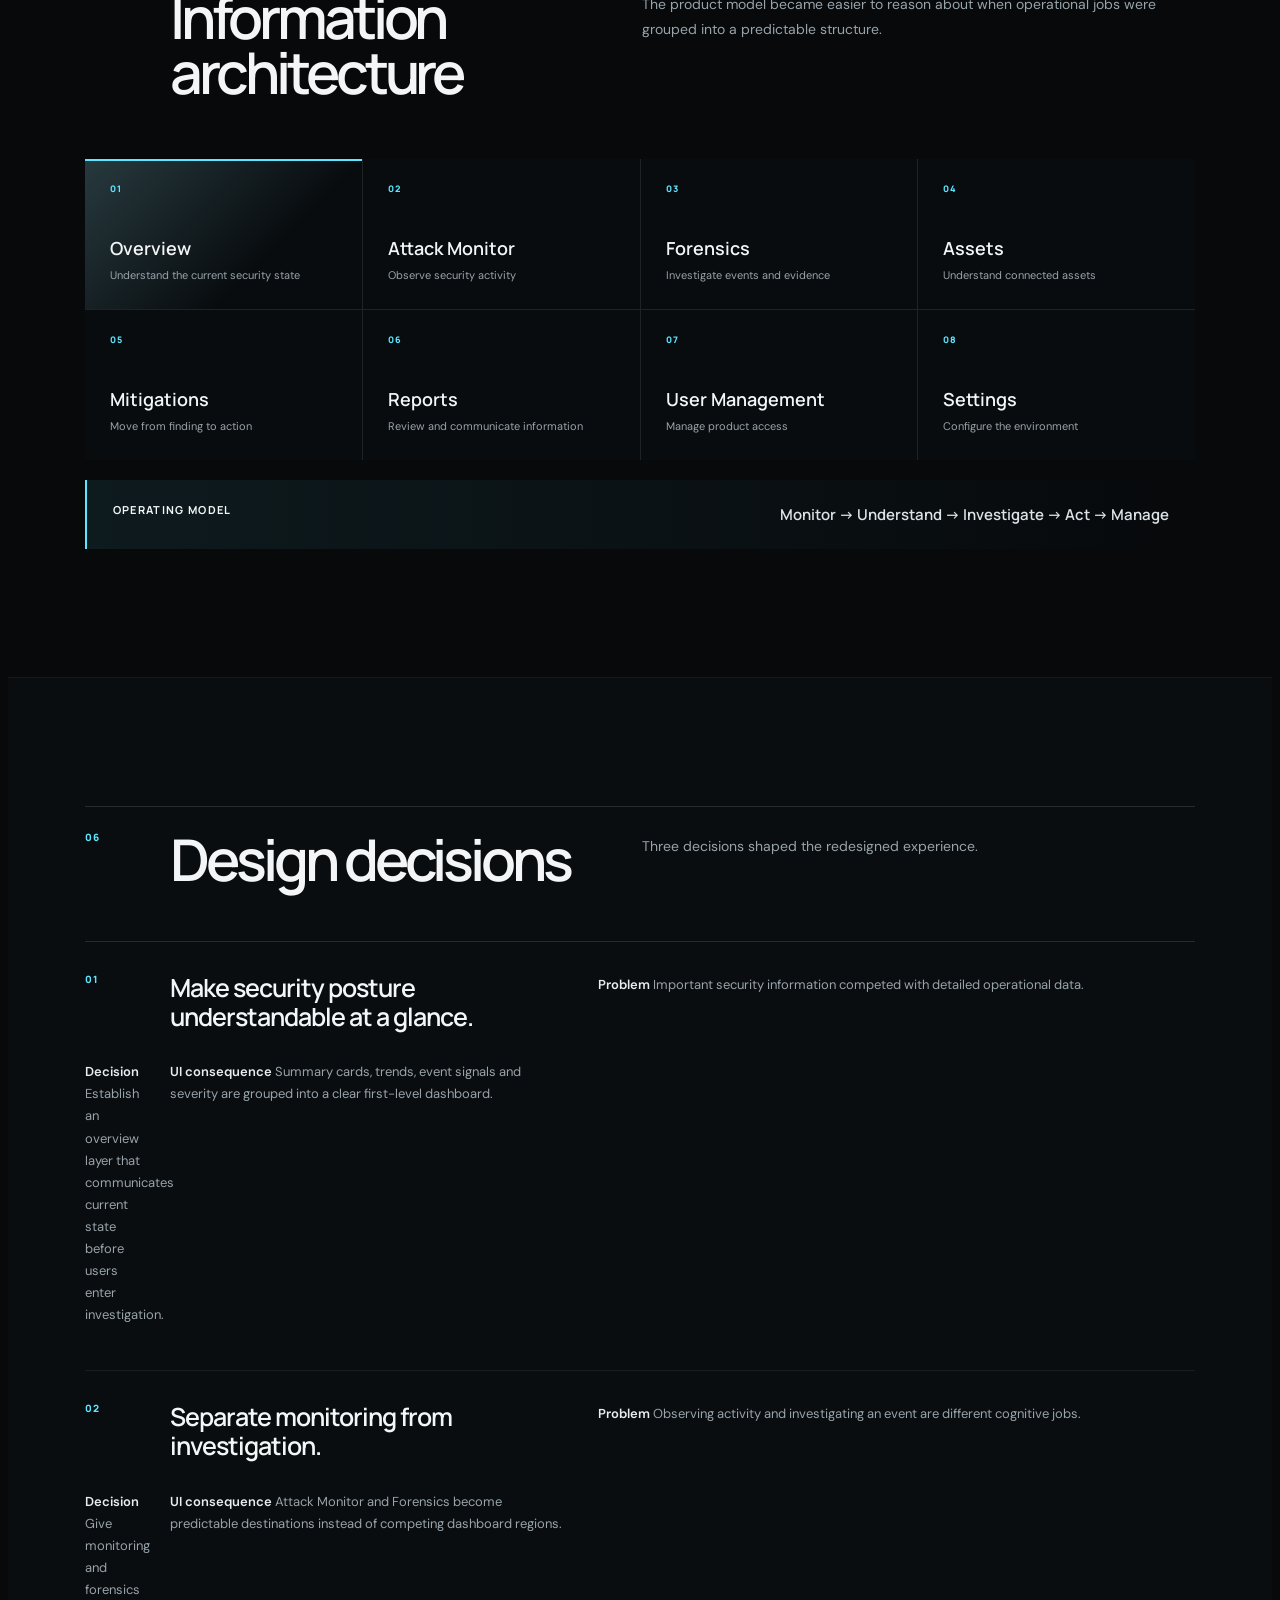
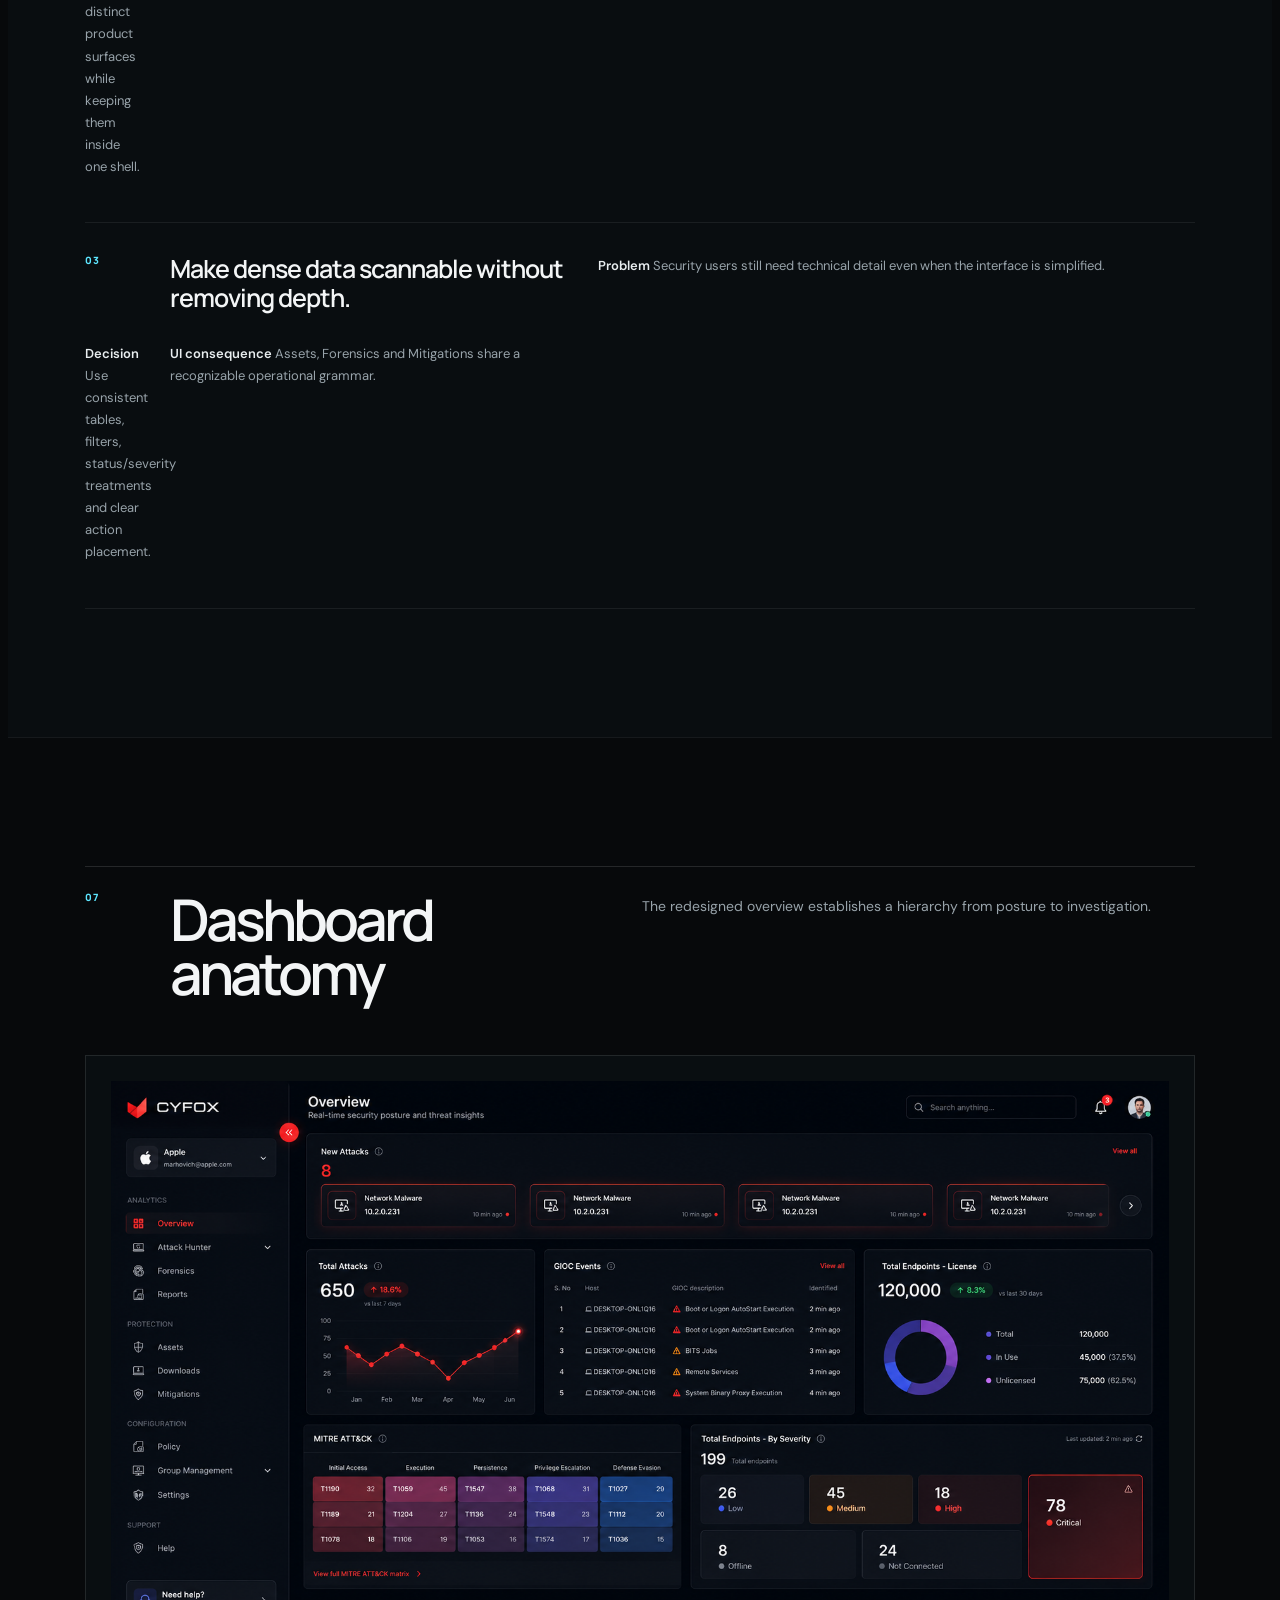
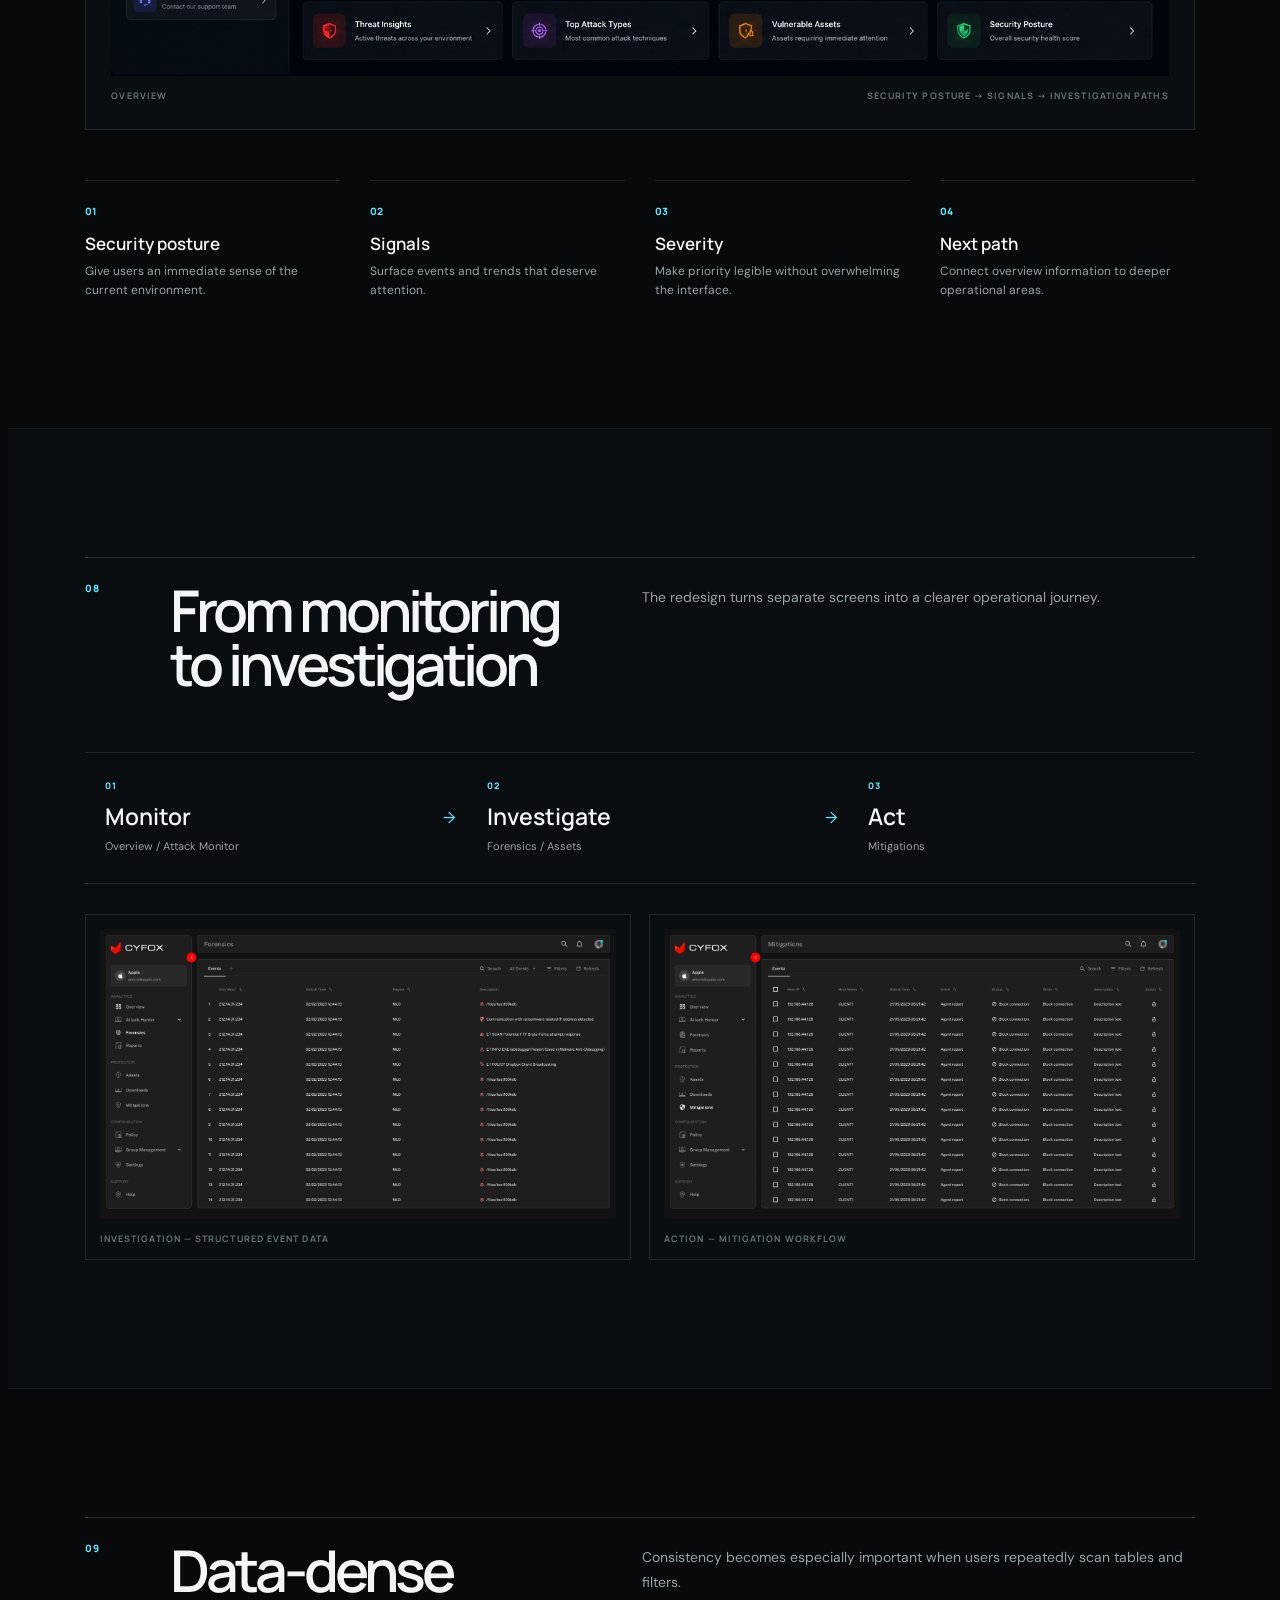
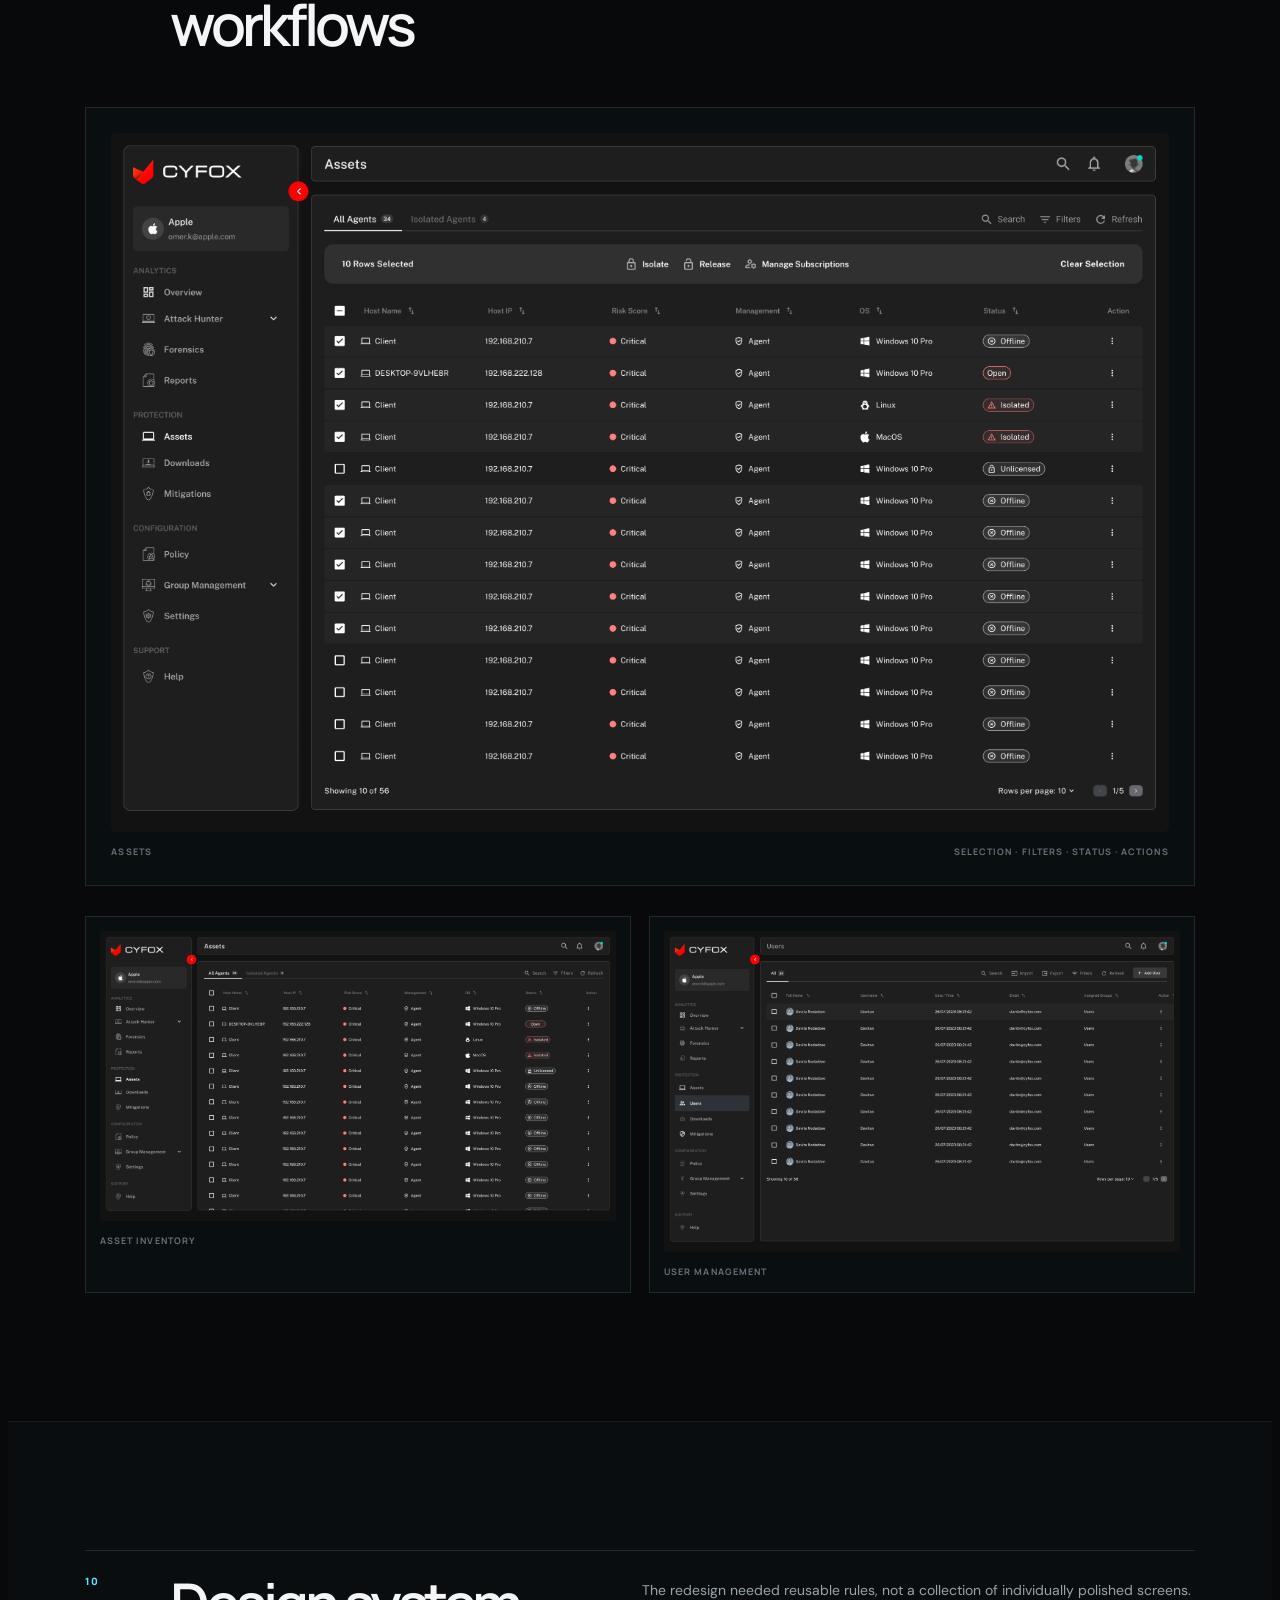
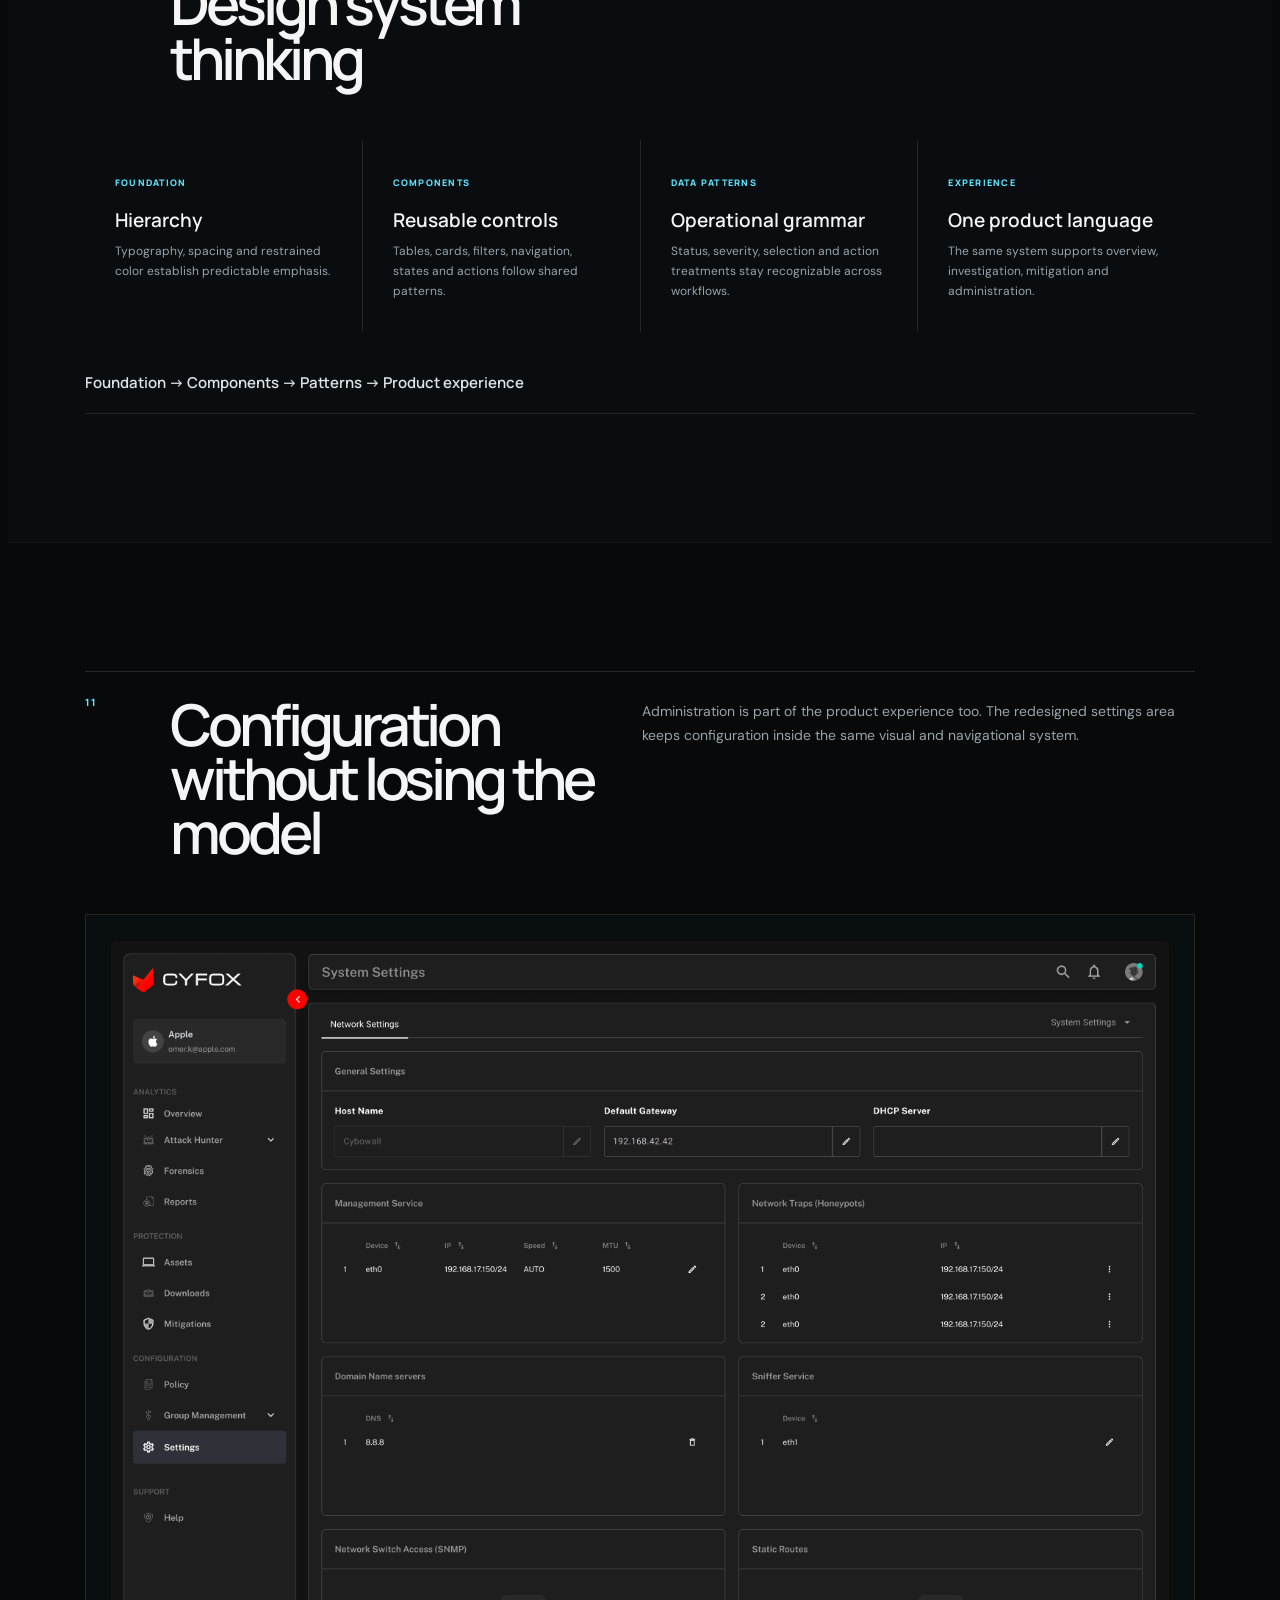
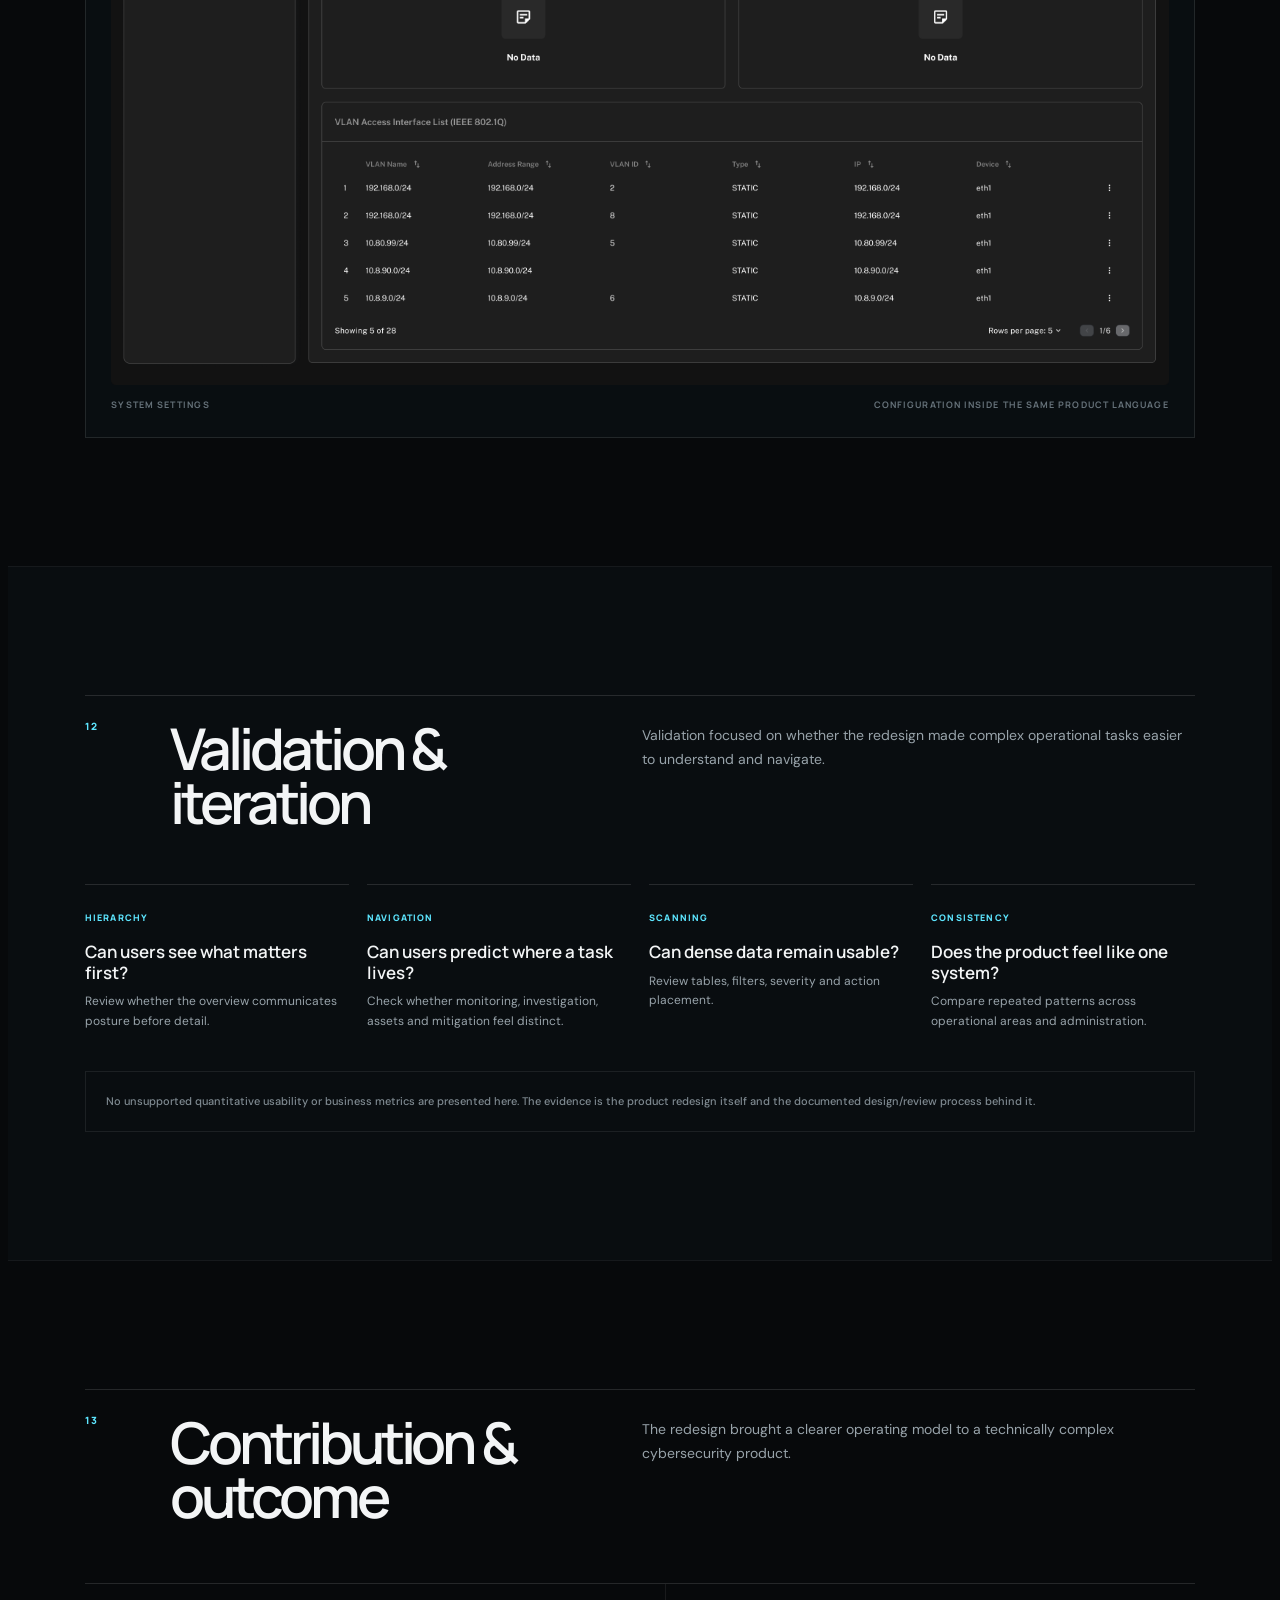
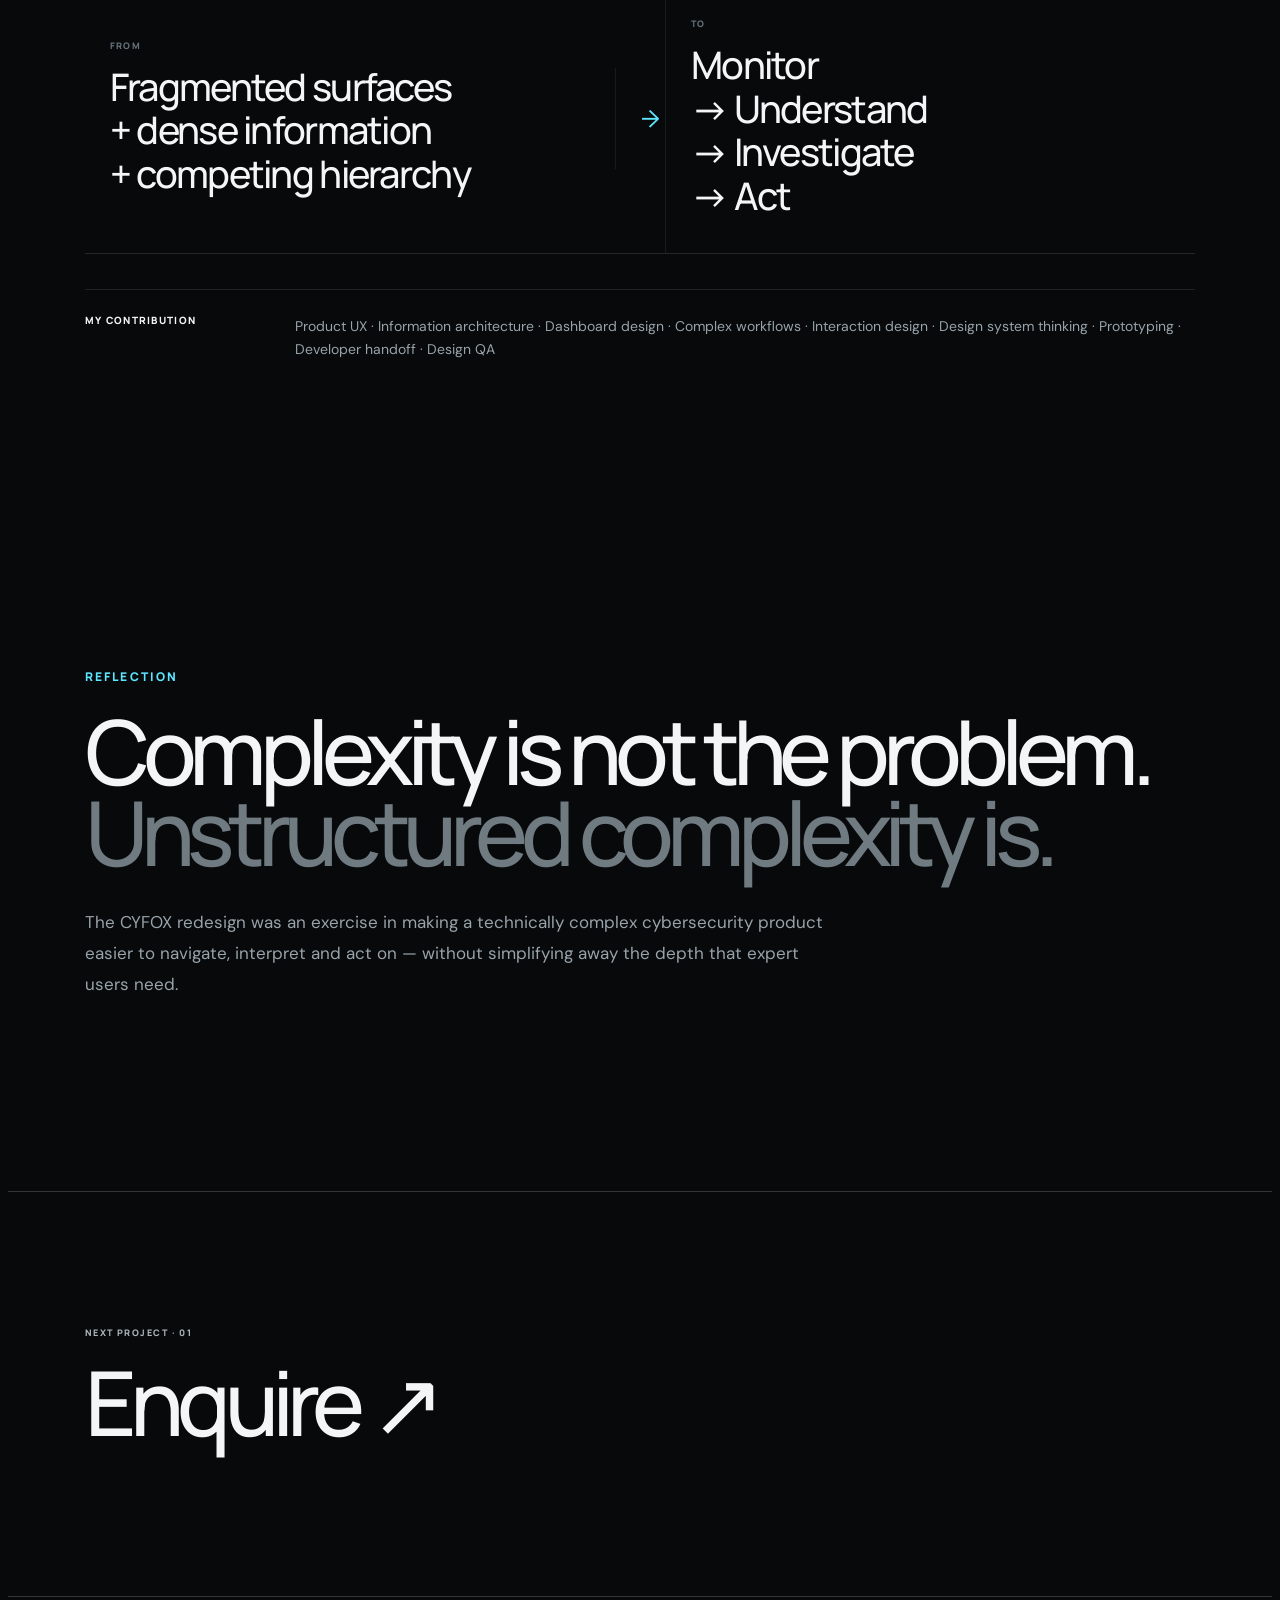
<file: work/cyfox.html>
<!doctype html>
<html lang="en">
  <head>
    <meta charset="utf-8" />
    <meta name="viewport" content="width=device-width,initial-scale=1" />
    <meta
      name="description"
      content="CYFOX — enterprise cybersecurity product redesign case study by Laxminarayana Avula."
    />
    <title>CYFOX — Laxminarayana Avula</title>
    <link rel="preconnect" href="https://fonts.googleapis.com" />
    <link rel="preconnect" href="https://fonts.gstatic.com" crossorigin />
    <link
      href="https://fonts.googleapis.com/css2?family=DM+Sans:wght@400;500;600;700&family=Manrope:wght@500;600;700;800&display=swap"
      rel="stylesheet"
    />
    <link rel="stylesheet" href="../case-studies.css" />
    <link rel="stylesheet" href="./cyfox.css" />
  </head>
  <body class="case-page cyfox-page">
    <a class="case-skip" href="#main-content">Skip to content</a>
    <header class="case-nav">
      <a class="case-brand" href="../index.html" aria-label="Back to portfolio"
        >LA<span>.</span></a
      >
      <nav aria-label="Case study navigation">
        <a href="../index.html#work">Work</a
        ><a href="../index.html#about">About</a
        ><a href="../index.html#contact">Contact</a>
      </nav>
      <span class="case-index">02 / 05</span>
    </header>
    <main id="main-content" class="case-main">
      <section class="cy-hero cy-wrap">
        <div class="cy-hero-grid">
          <div>
            <div class="case-kicker">02 / CYFOX · ENTERPRISE CYBERSECURITY</div>
            <h1>CYFOX</h1>
            <p class="cy-lead">
              Redesigning a complex cybersecurity platform around clearer
              hierarchy, faster scanning, and more structured investigation.
            </p>
          </div>
          <dl class="case-meta">
            <div>
              <dt>Role</dt>
              <dd>Senior UX/UI Designer</dd>
            </div>
            <div>
              <dt>Company</dt>
              <dd>Softobiz Technology Pvt. Ltd.</dd>
            </div>
            <div>
              <dt>Scope</dt>
              <dd>Product redesign · Enterprise UX</dd>
            </div>
            <div>
              <dt>Focus</dt>
              <dd>IA · Dashboards · Workflows · Design system</dd>
            </div>
            <div>
              <dt>Collaboration</dt>
              <dd>Product · Engineering · QA · Stakeholders</dd>
            </div>
            <div>
              <dt>Product</dt>
              <dd>Cybersecurity SaaS platform</dd>
            </div>
          </dl>
        </div>
        <figure class="cy-hero-image">
          <img
            src="../assets/cyfox/new/Overview.png"
            alt="Redesigned CYFOX overview showing the cybersecurity dashboard and navigation"
          />
          <figcaption>
            <span>CYFOX redesigned product experience</span
            ><span>Authentic product screen</span>
          </figcaption>
        </figure>
      </section>

      <section class="cy-section cy-wrap">
        <div class="cy-section-head">
          <span>01</span>
          <h2>The redesign question</h2>
          <p>
            A cybersecurity product can expose enormous depth without making the
            experience feel equally complex.
          </p>
        </div>
        <div class="cy-thesis">
          <h3>
            How might we make a technically complex security platform easier to
            understand and operate without hiding the depth expert users need?
          </h3>
          <div class="cy-copy">
            <p>
              CYFOX brought together monitoring, assets, forensics, mitigations,
              users, reports and system configuration. The redesign opportunity
              was not simply to make individual screens look newer.
            </p>
            <p>
              The goal was to establish a clearer product model:
              <strong
                >understand the security state → investigate the detail → act on
                what matters.</strong
              >
            </p>
          </div>
        </div>
      </section>

      <section class="cy-section cy-dark cy-wrap">
        <div class="cy-section-head">
          <span>02</span>
          <h2>What made the product difficult</h2>
          <p>
            The challenge was managing complexity across multiple operational
            layers.
          </p>
        </div>
        <div class="cy-complexity">
          <article>
            <b>01 / DENSITY</b>
            <h3>Large volumes of security data</h3>
            <p>
              Tables, events, statuses, devices and technical attributes had to
              remain scannable.
            </p>
          </article>
          <article>
            <b>02 / WORKFLOWS</b>
            <h3>Different jobs in one product</h3>
            <p>
              Monitoring, investigation, remediation and administration required
              different interaction patterns.
            </p>
          </article>
          <article>
            <b>03 / ABSTRACTION</b>
            <h3>Posture and detail</h3>
            <p>
              Users needed a high-level security picture and a path into
              technical investigation.
            </p>
          </article>
          <article>
            <b>04 / ACTION</b>
            <h3>From signal to response</h3>
            <p>
              The experience needed to connect what users saw with what they
              could investigate or change.
            </p>
          </article>
        </div>
      </section>

      <section class="cy-section cy-wrap">
        <div class="cy-section-head">
          <span>03</span>
          <h2>Old → redesigned</h2>
          <p>
            The redesign focused on product coherence rather than isolated
            visual polish.
          </p>
        </div>
        <div class="cy-before-after">
          <figure>
            <div class="cy-label">BEFORE · EXISTING EXPERIENCE</div>
            <img
              src="../assets/cyfox/old/cloud.png"
              alt="Older CYFOX cloud dashboard with dense security information"
            />
          </figure>
          <figure>
            <div class="cy-label">AFTER · REDESIGNED EXPERIENCE</div>
            <img
              src="../assets/cyfox/new/Overview.png"
              alt="Redesigned CYFOX overview dashboard with structured security information"
            />
          </figure>
        </div>
        <div class="cy-change-grid">
          <div>
            <b>OLD</b>
            <p>
              Multiple product areas and dense information competing for
              attention.
            </p>
          </div>
          <div>
            <b>REDESIGNED</b>
            <p>
              A stronger application shell, clearer hierarchy and more
              consistent operational patterns.
            </p>
          </div>
        </div>
      </section>

      <section class="cy-section cy-dark cy-wrap">
        <div class="cy-section-head">
          <span>04</span>
          <h2>My role & ownership</h2>
          <p>
            The redesign was a product-design problem, not only a UI exercise.
          </p>
        </div>
        <div class="cy-ownership">
          <div>
            <h3>What I owned</h3>
            <ul>
              <li>Information architecture</li>
              <li>Navigation and product hierarchy</li>
              <li>Dashboard and data-heavy workflows</li>
              <li>Interaction and visual design</li>
              <li>Reusable UI patterns and design-system thinking</li>
              <li>Responsive product design</li>
              <li>Developer handoff and design QA</li>
            </ul>
          </div>
          <div>
            <h3>How I worked</h3>
            <p>
              I collaborated with product, engineering, QA and stakeholders
              while using research, workshops, journey mapping and
              usability-oriented review to refine the experience.
            </p>
            <p class="cy-note">
              The case study focuses on decisions and artifacts that can be
              supported by the supplied product screens; no unsupported
              performance metrics are claimed.
            </p>
          </div>
        </div>
      </section>

      <section class="cy-section cy-wrap">
        <div class="cy-section-head">
          <span>05</span>
          <h2>Information architecture</h2>
          <p>
            The product model became easier to reason about when operational
            jobs were grouped into a predictable structure.
          </p>
        </div>
        <div class="cy-ia">
          <div class="cy-ia-primary">
            <span>01</span><strong>Overview</strong
            ><small>Understand the current security state</small>
          </div>
          <div>
            <span>02</span><strong>Attack Monitor</strong
            ><small>Observe security activity</small>
          </div>
          <div>
            <span>03</span><strong>Forensics</strong
            ><small>Investigate events and evidence</small>
          </div>
          <div>
            <span>04</span><strong>Assets</strong
            ><small>Understand connected assets</small>
          </div>
          <div>
            <span>05</span><strong>Mitigations</strong
            ><small>Move from finding to action</small>
          </div>
          <div>
            <span>06</span><strong>Reports</strong
            ><small>Review and communicate information</small>
          </div>
          <div>
            <span>07</span><strong>User Management</strong
            ><small>Manage product access</small>
          </div>
          <div>
            <span>08</span><strong>Settings</strong
            ><small>Configure the environment</small>
          </div>
        </div>
        <div class="cy-callout">
          <strong>Operating model</strong
          ><span>Monitor → Understand → Investigate → Act → Manage</span>
        </div>
      </section>

      <section class="cy-section cy-dark cy-wrap">
        <div class="cy-section-head">
          <span>06</span>
          <h2>Design decisions</h2>
          <p>Three decisions shaped the redesigned experience.</p>
        </div>
        <div class="cy-decisions">
          <article>
            <div class="cy-decision-no">01</div>
            <h3>Make security posture understandable at a glance.</h3>
            <p>
              <b>Problem</b> Important security information competed with
              detailed operational data.
            </p>
            <p>
              <b>Decision</b> Establish an overview layer that communicates
              current state before users enter investigation.
            </p>
            <p>
              <b>UI consequence</b> Summary cards, trends, event signals and
              severity are grouped into a clear first-level dashboard.
            </p>
          </article>
          <article>
            <div class="cy-decision-no">02</div>
            <h3>Separate monitoring from investigation.</h3>
            <p>
              <b>Problem</b> Observing activity and investigating an event are
              different cognitive jobs.
            </p>
            <p>
              <b>Decision</b> Give monitoring and forensics distinct product
              surfaces while keeping them inside one shell.
            </p>
            <p>
              <b>UI consequence</b> Attack Monitor and Forensics become
              predictable destinations instead of competing dashboard regions.
            </p>
          </article>
          <article>
            <div class="cy-decision-no">03</div>
            <h3>Make dense data scannable without removing depth.</h3>
            <p>
              <b>Problem</b> Security users still need technical detail even
              when the interface is simplified.
            </p>
            <p>
              <b>Decision</b> Use consistent tables, filters, status/severity
              treatments and clear action placement.
            </p>
            <p>
              <b>UI consequence</b> Assets, Forensics and Mitigations share a
              recognizable operational grammar.
            </p>
          </article>
        </div>
      </section>

      <section class="cy-section cy-wrap">
        <div class="cy-section-head">
          <span>07</span>
          <h2>Dashboard anatomy</h2>
          <p>
            The redesigned overview establishes a hierarchy from posture to
            investigation.
          </p>
        </div>
        <figure class="cy-large-image">
          <img
            src="../assets/cyfox/new/Overview.png"
            alt="CYFOX redesigned overview dashboard"
          />
          <figcaption>
            <span>Overview</span
            ><span>Security posture → signals → investigation paths</span>
          </figcaption>
        </figure>
        <div class="cy-anatomy">
          <div>
            <b>01</b>
            <h3>Security posture</h3>
            <p>Give users an immediate sense of the current environment.</p>
          </div>
          <div>
            <b>02</b>
            <h3>Signals</h3>
            <p>Surface events and trends that deserve attention.</p>
          </div>
          <div>
            <b>03</b>
            <h3>Severity</h3>
            <p>Make priority legible without overwhelming the interface.</p>
          </div>
          <div>
            <b>04</b>
            <h3>Next path</h3>
            <p>Connect overview information to deeper operational areas.</p>
          </div>
        </div>
      </section>

      <section class="cy-section cy-dark cy-wrap">
        <div class="cy-section-head">
          <span>08</span>
          <h2>From monitoring to investigation</h2>
          <p>
            The redesign turns separate screens into a clearer operational
            journey.
          </p>
        </div>
        <div class="cy-flow">
          <div>
            <span>01</span><strong>Monitor</strong
            ><small>Overview / Attack Monitor</small>
          </div>
          <i>→</i>
          <div>
            <span>02</span><strong>Investigate</strong
            ><small>Forensics / Assets</small>
          </div>
          <i>→</i>
          <div>
            <span>03</span><strong>Act</strong><small>Mitigations</small>
          </div>
        </div>
        <div class="cy-image-pair">
          <figure>
            <img
              src="../assets/cyfox/new/Forensics.png"
              alt="CYFOX Forensics table"
            />
            <figcaption>Investigation — structured event data</figcaption>
          </figure>
          <figure>
            <img
              src="../assets/cyfox/new/Mitigations.png"
              alt="CYFOX Mitigations table"
            />
            <figcaption>Action — mitigation workflow</figcaption>
          </figure>
        </div>
      </section>

      <section class="cy-section cy-wrap">
        <div class="cy-section-head">
          <span>09</span>
          <h2>Data-dense workflows</h2>
          <p>
            Consistency becomes especially important when users repeatedly scan
            tables and filters.
          </p>
        </div>
        <figure class="cy-large-image">
          <img
            src="../assets/cyfox/new/Assets selected All.png"
            alt="CYFOX Assets workflow showing selected rows and controls"
          />
          <figcaption>
            <span>Assets</span
            ><span>Selection · filters · status · actions</span>
          </figcaption>
        </figure>
        <div class="cy-image-pair threeish">
          <figure>
            <img src="../assets/cyfox/new/Assets.png" alt="CYFOX Assets list" />
            <figcaption>Asset inventory</figcaption>
          </figure>
          <figure>
            <img
              src="../assets/cyfox/new/Users Management.png"
              alt="CYFOX user management"
            />
            <figcaption>User management</figcaption>
          </figure>
        </div>
      </section>

      <section class="cy-section cy-dark cy-wrap">
        <div class="cy-section-head">
          <span>10</span>
          <h2>Design system thinking</h2>
          <p>
            The redesign needed reusable rules, not a collection of individually
            polished screens.
          </p>
        </div>
        <div class="cy-system">
          <article>
            <b>FOUNDATION</b>
            <h3>Hierarchy</h3>
            <p>
              Typography, spacing and restrained color establish predictable
              emphasis.
            </p>
          </article>
          <article>
            <b>COMPONENTS</b>
            <h3>Reusable controls</h3>
            <p>
              Tables, cards, filters, navigation, states and actions follow
              shared patterns.
            </p>
          </article>
          <article>
            <b>DATA PATTERNS</b>
            <h3>Operational grammar</h3>
            <p>
              Status, severity, selection and action treatments stay
              recognizable across workflows.
            </p>
          </article>
          <article>
            <b>EXPERIENCE</b>
            <h3>One product language</h3>
            <p>
              The same system supports overview, investigation, mitigation and
              administration.
            </p>
          </article>
        </div>
        <div class="cy-system-rule">
          Foundation → Components → Patterns → Product experience
        </div>
      </section>

      <section class="cy-section cy-wrap">
        <div class="cy-section-head">
          <span>11</span>
          <h2>Configuration without losing the model</h2>
          <p>
            Administration is part of the product experience too. The redesigned
            settings area keeps configuration inside the same visual and
            navigational system.
          </p>
        </div>
        <figure class="cy-large-image">
          <img
            src="../assets/cyfox/new/System Settings V1.png"
            alt="CYFOX redesigned system settings interface"
          />
          <figcaption>
            <span>System settings</span
            ><span>Configuration inside the same product language</span>
          </figcaption>
        </figure>
      </section>

      <section class="cy-section cy-dark cy-wrap">
        <div class="cy-section-head">
          <span>12</span>
          <h2>Validation & iteration</h2>
          <p>
            Validation focused on whether the redesign made complex operational
            tasks easier to understand and navigate.
          </p>
        </div>
        <div class="cy-validation">
          <article>
            <b>HIERARCHY</b>
            <h3>Can users see what matters first?</h3>
            <p>
              Review whether the overview communicates posture before detail.
            </p>
          </article>
          <article>
            <b>NAVIGATION</b>
            <h3>Can users predict where a task lives?</h3>
            <p>
              Check whether monitoring, investigation, assets and mitigation
              feel distinct.
            </p>
          </article>
          <article>
            <b>SCANNING</b>
            <h3>Can dense data remain usable?</h3>
            <p>Review tables, filters, severity and action placement.</p>
          </article>
          <article>
            <b>CONSISTENCY</b>
            <h3>Does the product feel like one system?</h3>
            <p>
              Compare repeated patterns across operational areas and
              administration.
            </p>
          </article>
        </div>
        <div class="cy-note-box">
          No unsupported quantitative usability or business metrics are
          presented here. The evidence is the product redesign itself and the
          documented design/review process behind it.
        </div>
      </section>

      <section class="cy-section cy-wrap">
        <div class="cy-section-head">
          <span>13</span>
          <h2>Contribution & outcome</h2>
          <p>
            The redesign brought a clearer operating model to a technically
            complex cybersecurity product.
          </p>
        </div>
        <div class="cy-outcome">
          <div>
            <h3>From</h3>
            <p class="cy-model">
              Fragmented surfaces<br />+ dense information<br />+ competing
              hierarchy
            </p>
          </div>
          <div class="cy-arrow">→</div>
          <div>
            <h3>To</h3>
            <p class="cy-model">
              Monitor<br />→ Understand<br />→ Investigate<br />→ Act
            </p>
          </div>
        </div>
        <div class="cy-contribution">
          <strong>My contribution</strong
          ><span
            >Product UX · Information architecture · Dashboard design · Complex
            workflows · Interaction design · Design system thinking ·
            Prototyping · Developer handoff · Design QA</span
          >
        </div>
      </section>

      <section class="cy-closing cy-wrap">
        <div class="case-kicker">REFLECTION</div>
        <h2>
          Complexity is not the problem.<br /><em
            >Unstructured complexity is.</em
          >
        </h2>
        <p>
          The CYFOX redesign was an exercise in making a technically complex
          cybersecurity product easier to navigate, interpret and act on —
          without simplifying away the depth that expert users need.
        </p>
      </section>

      <section class="next-project cy-wrap">
        <a href="./enquire.html"
          ><span class="small">NEXT PROJECT · 01</span>
          <h2>Enquire ↗</h2></a
        >
      </section>
    </main>
    <footer class="case-footer">
      <span>© 2026 Laxminarayana Avula</span
      ><a href="../index.html">← Back to portfolio</a>
    </footer>
  </body>
</html>
</file>
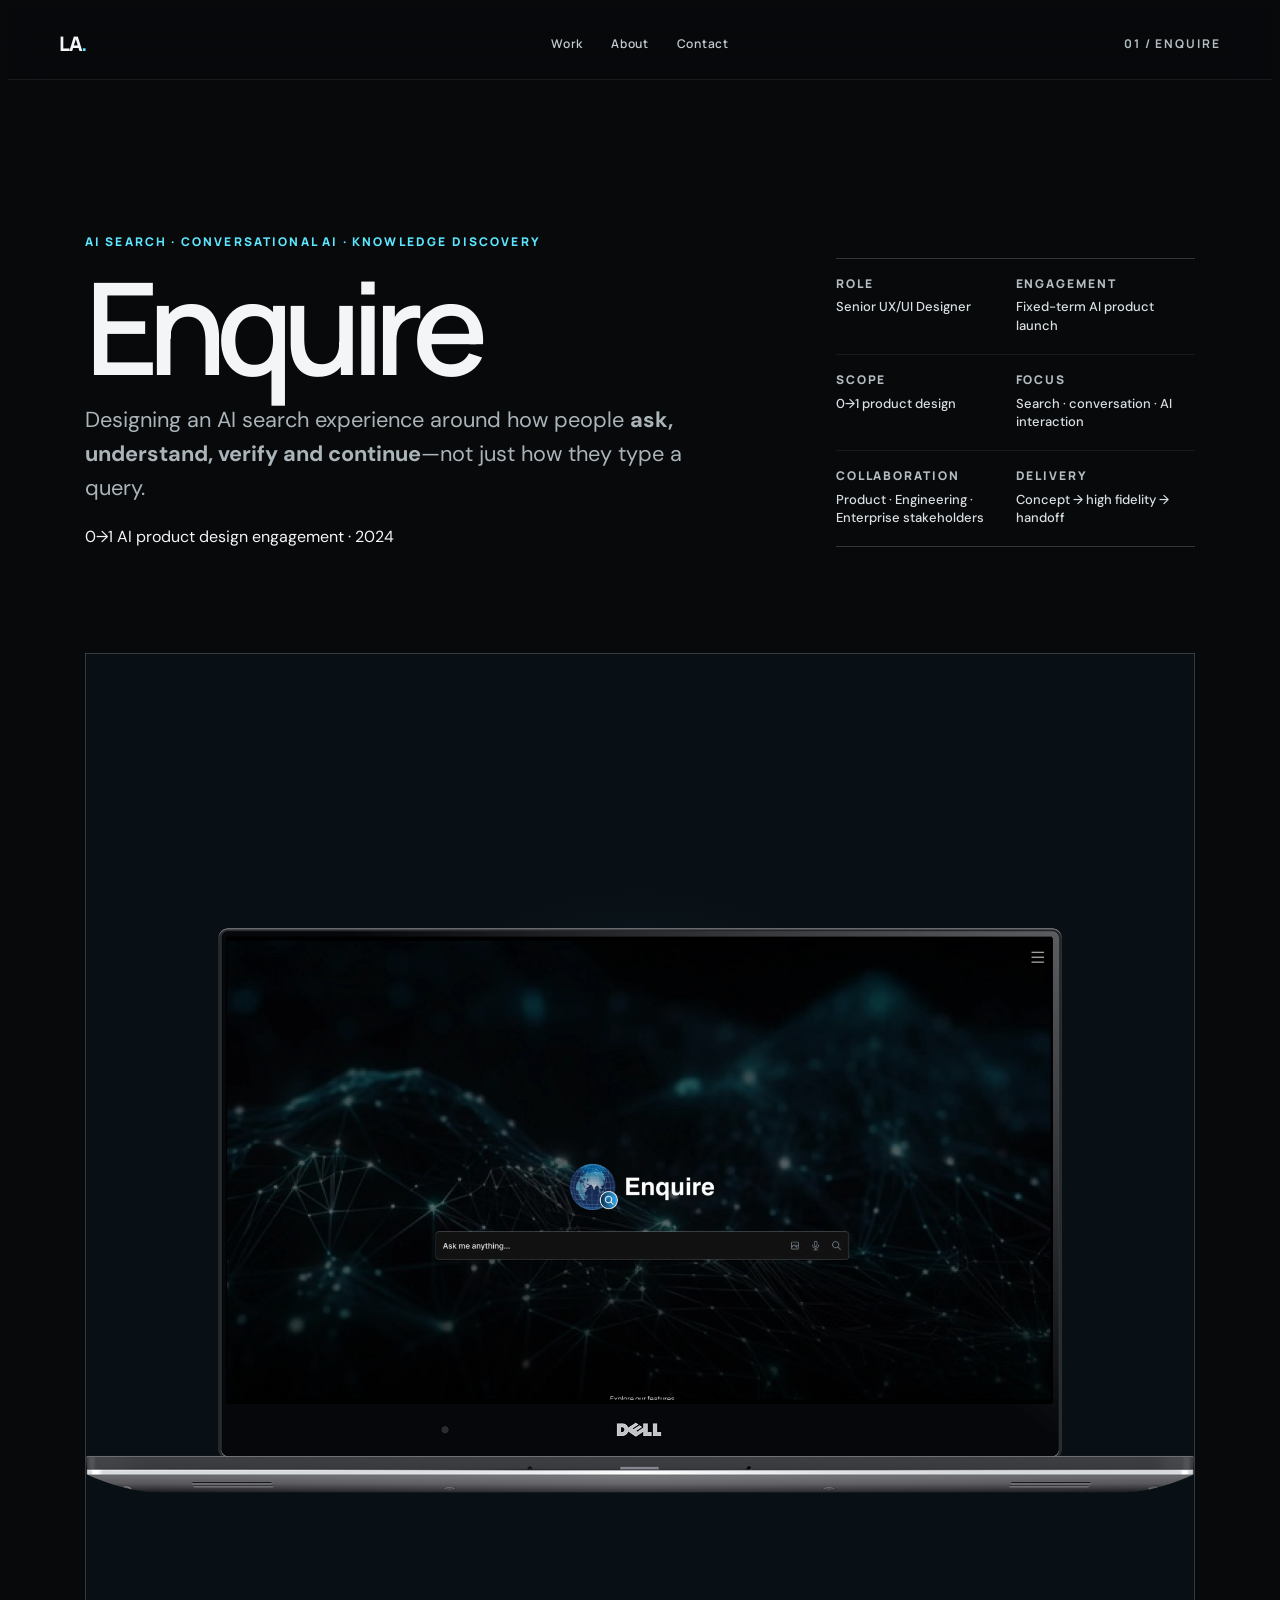
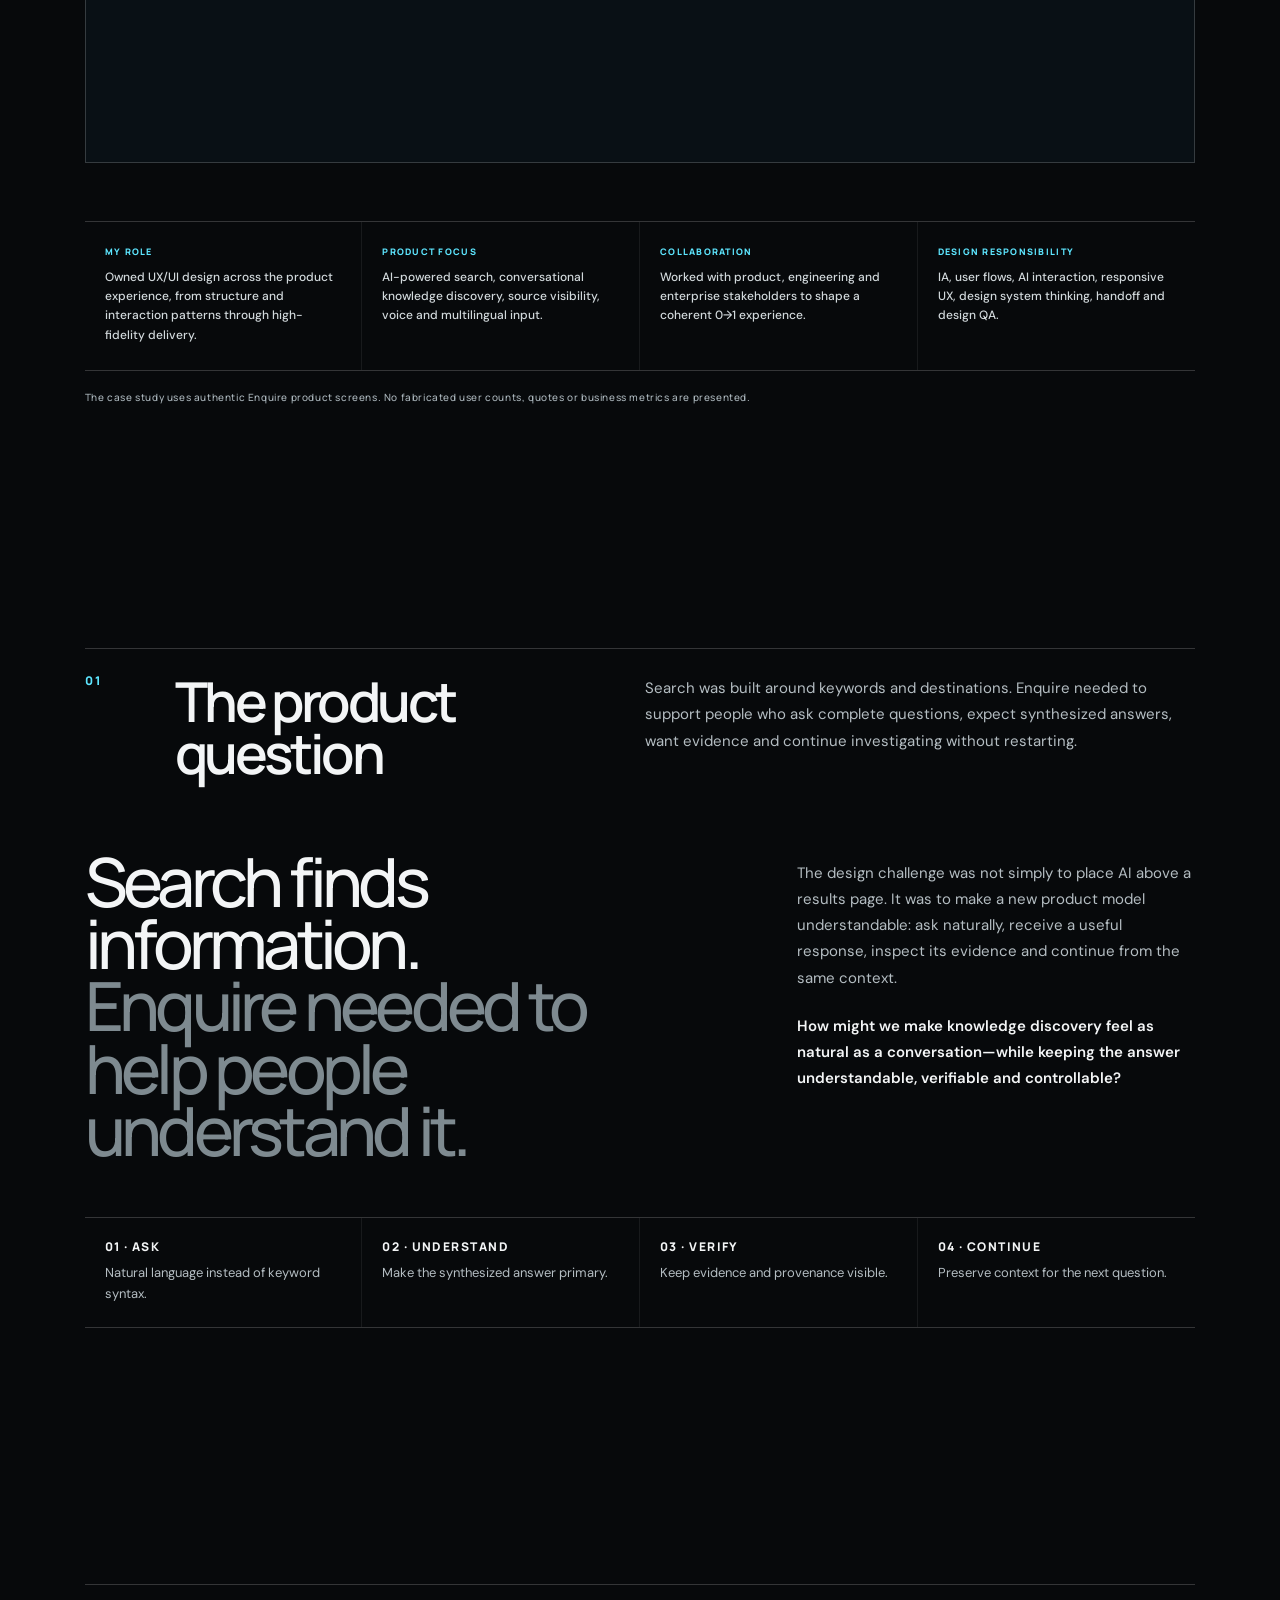
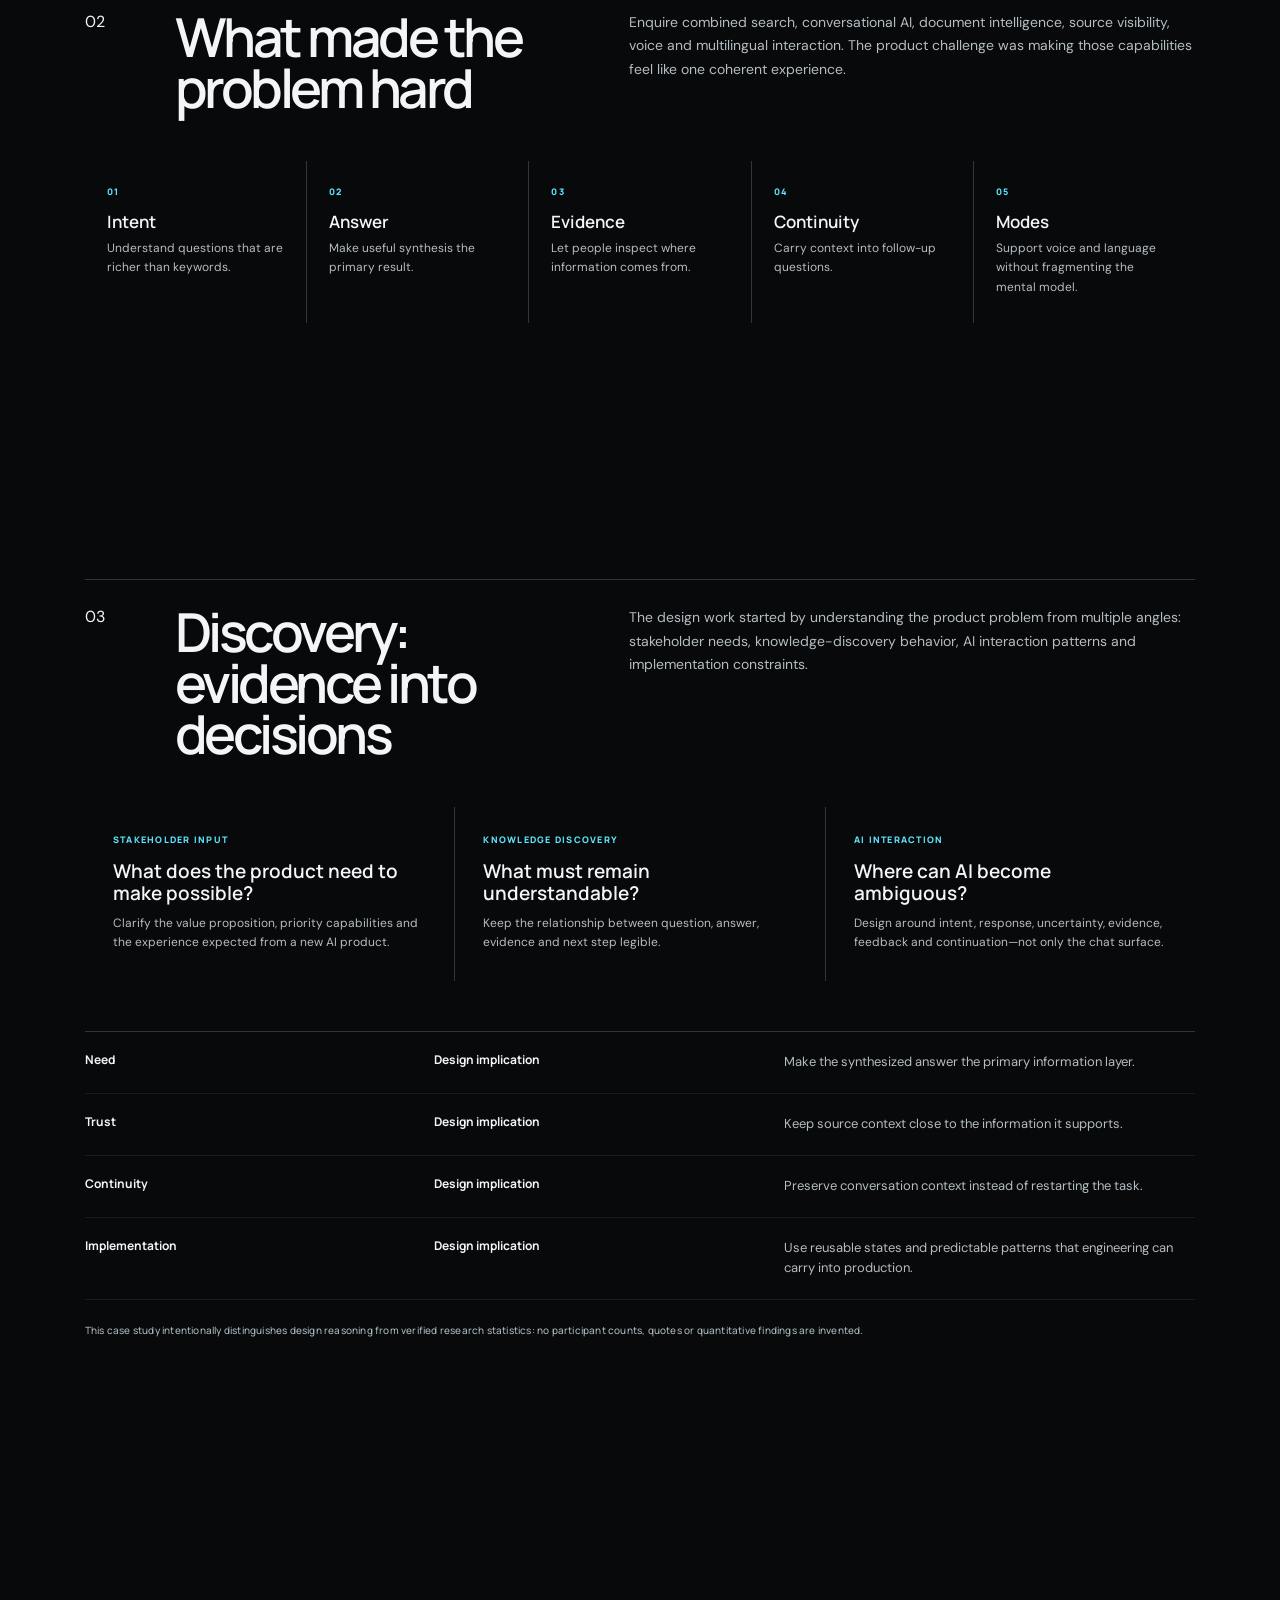
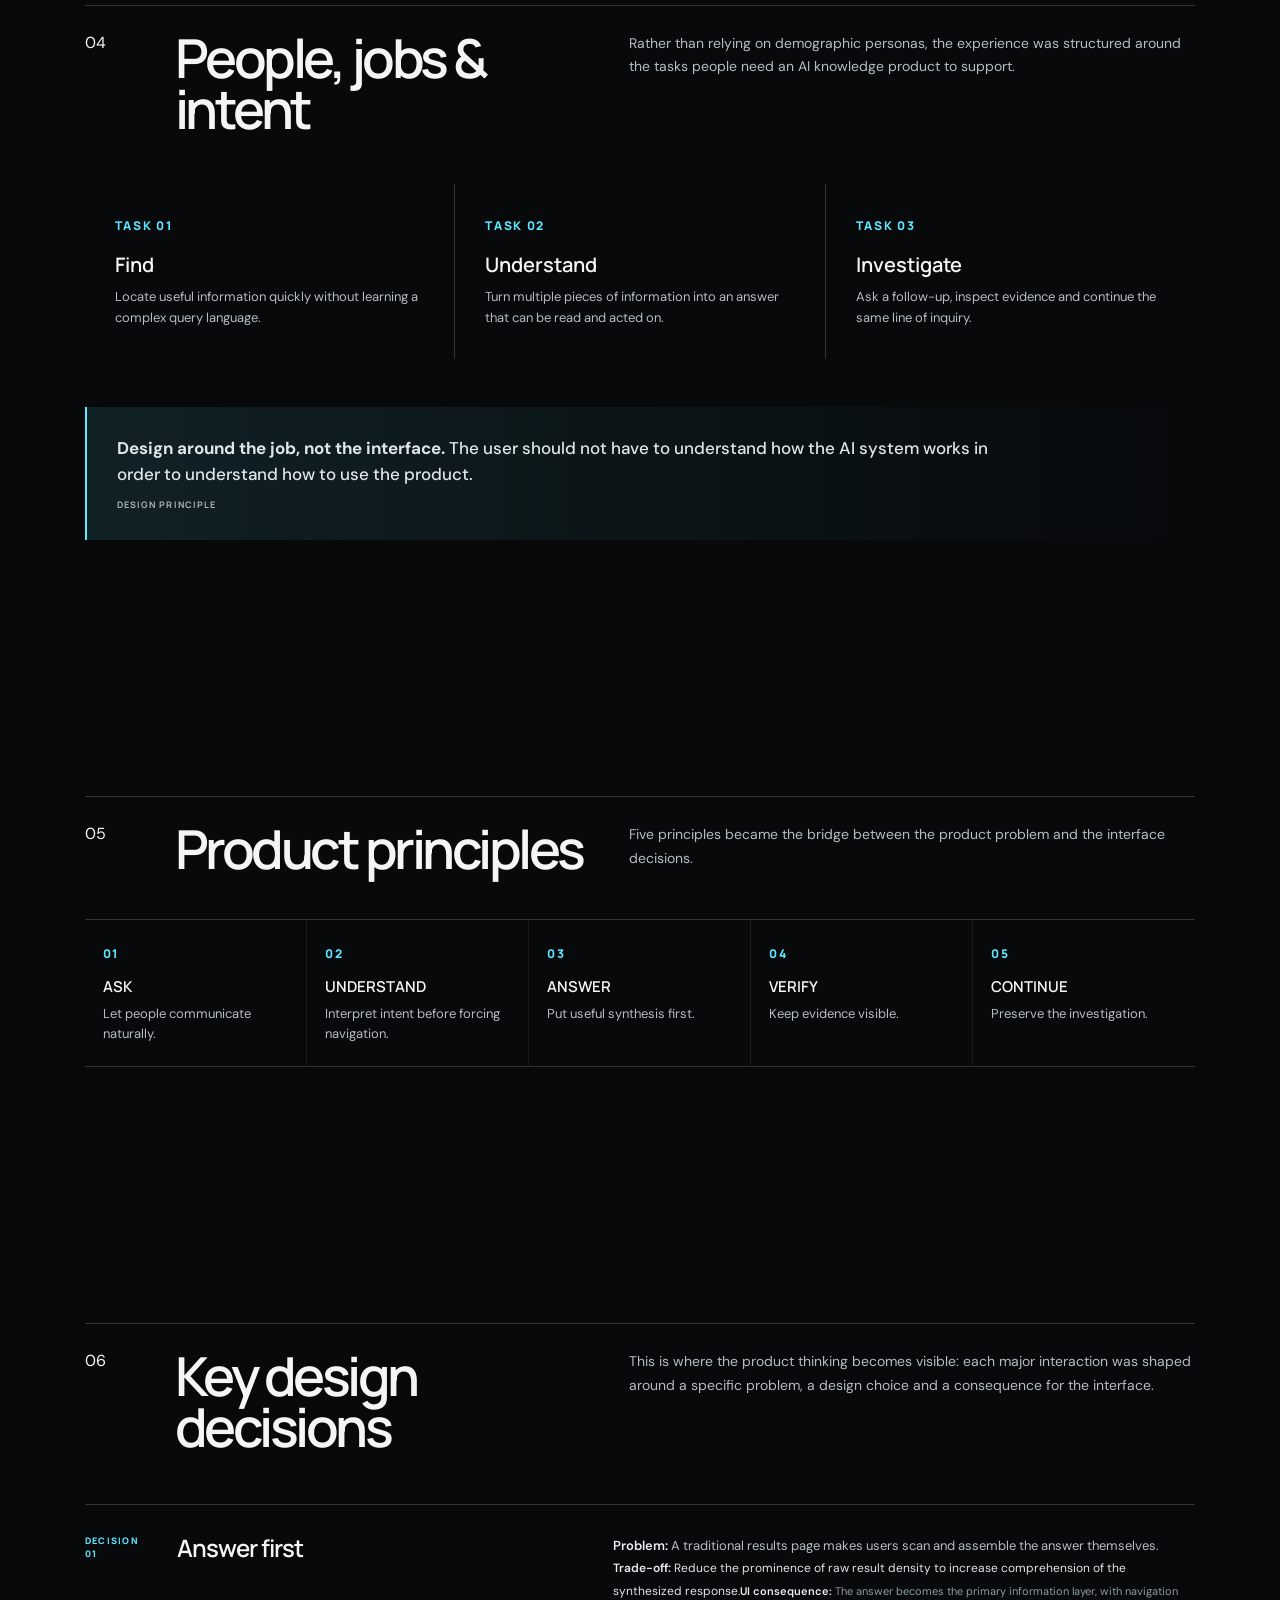
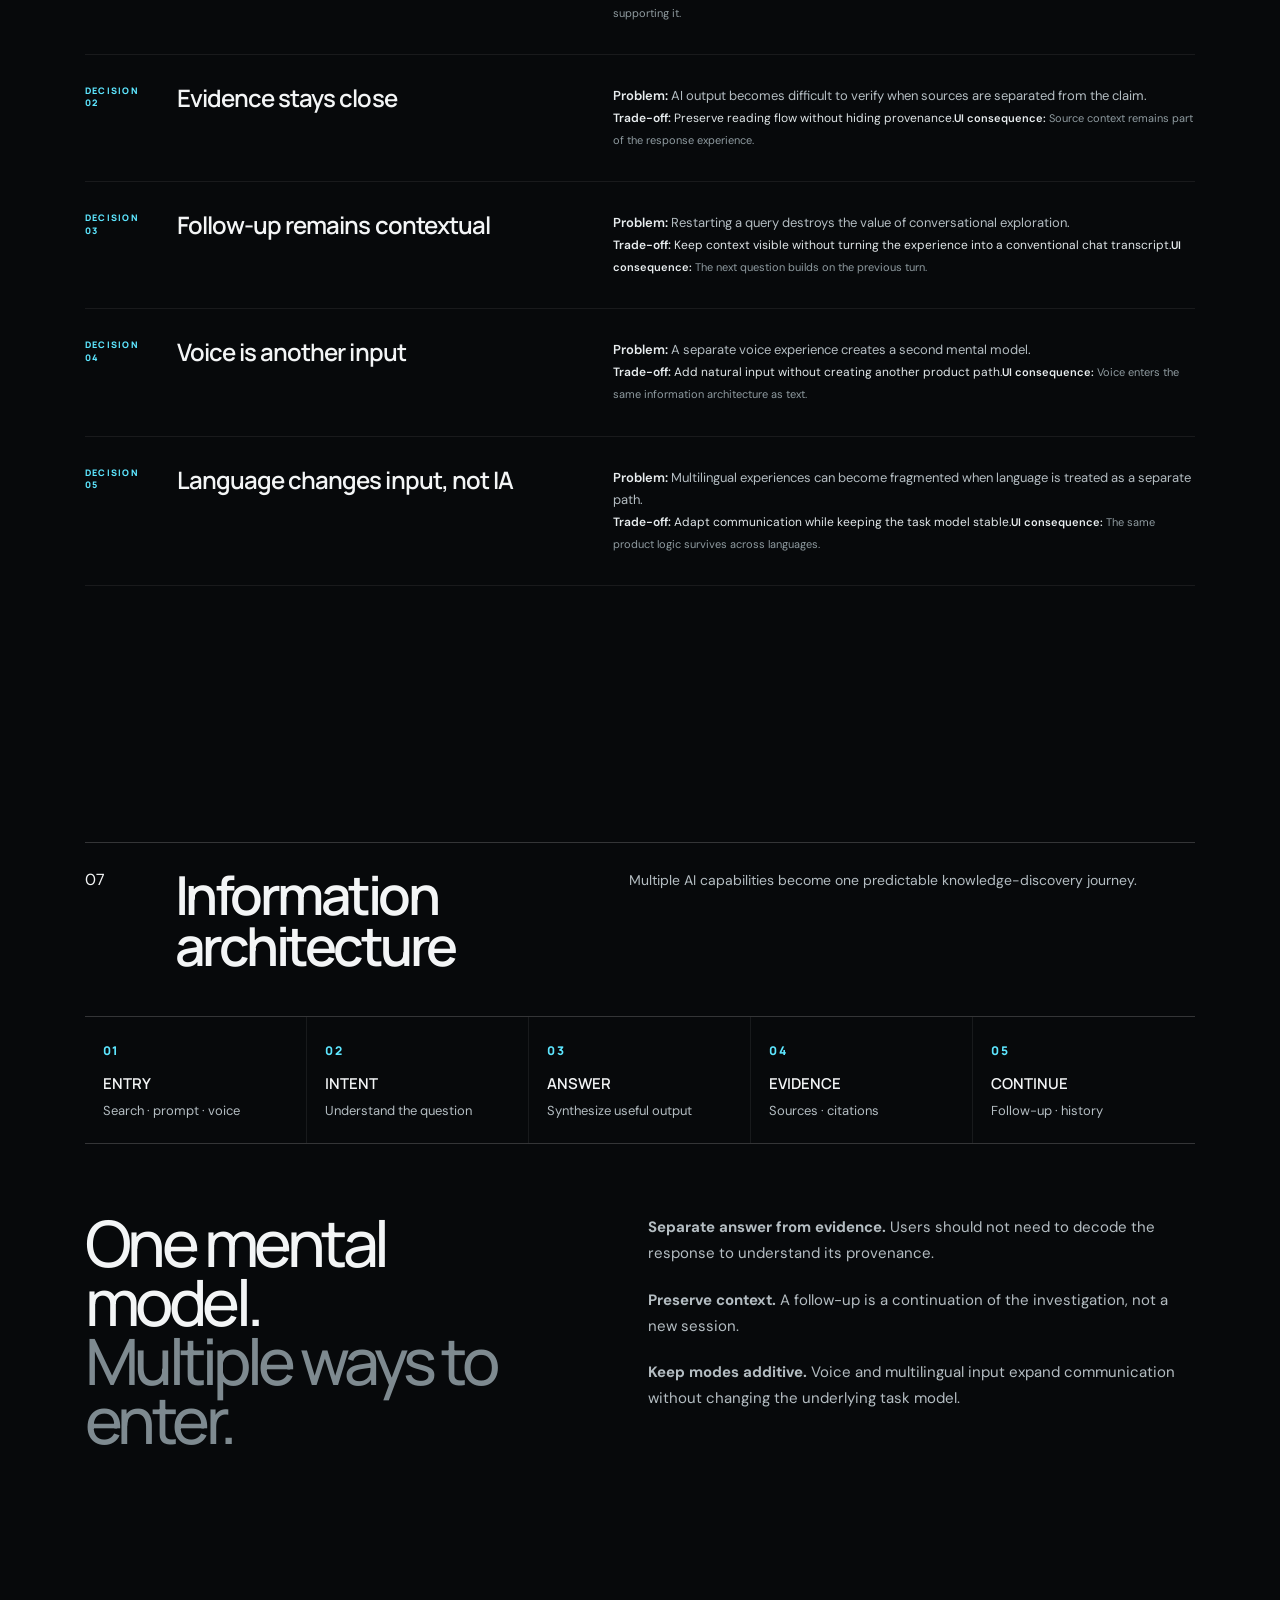
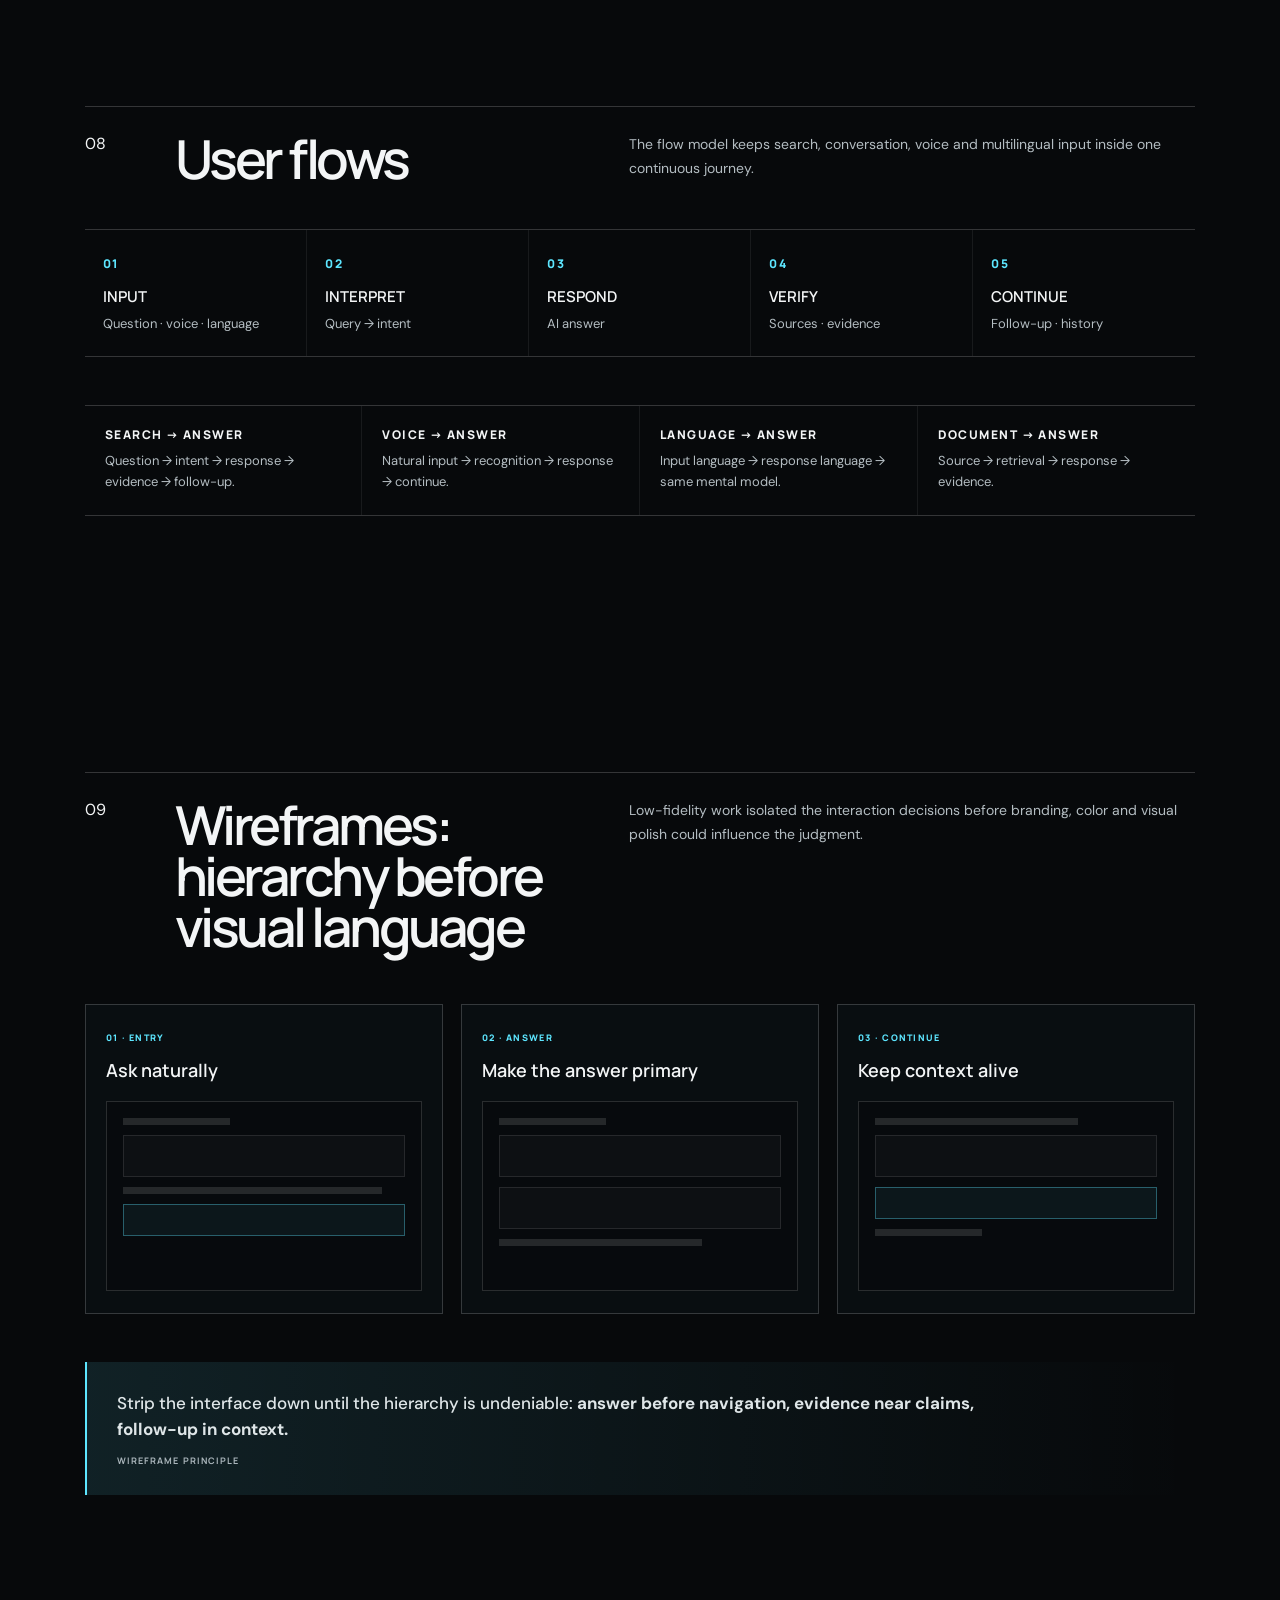
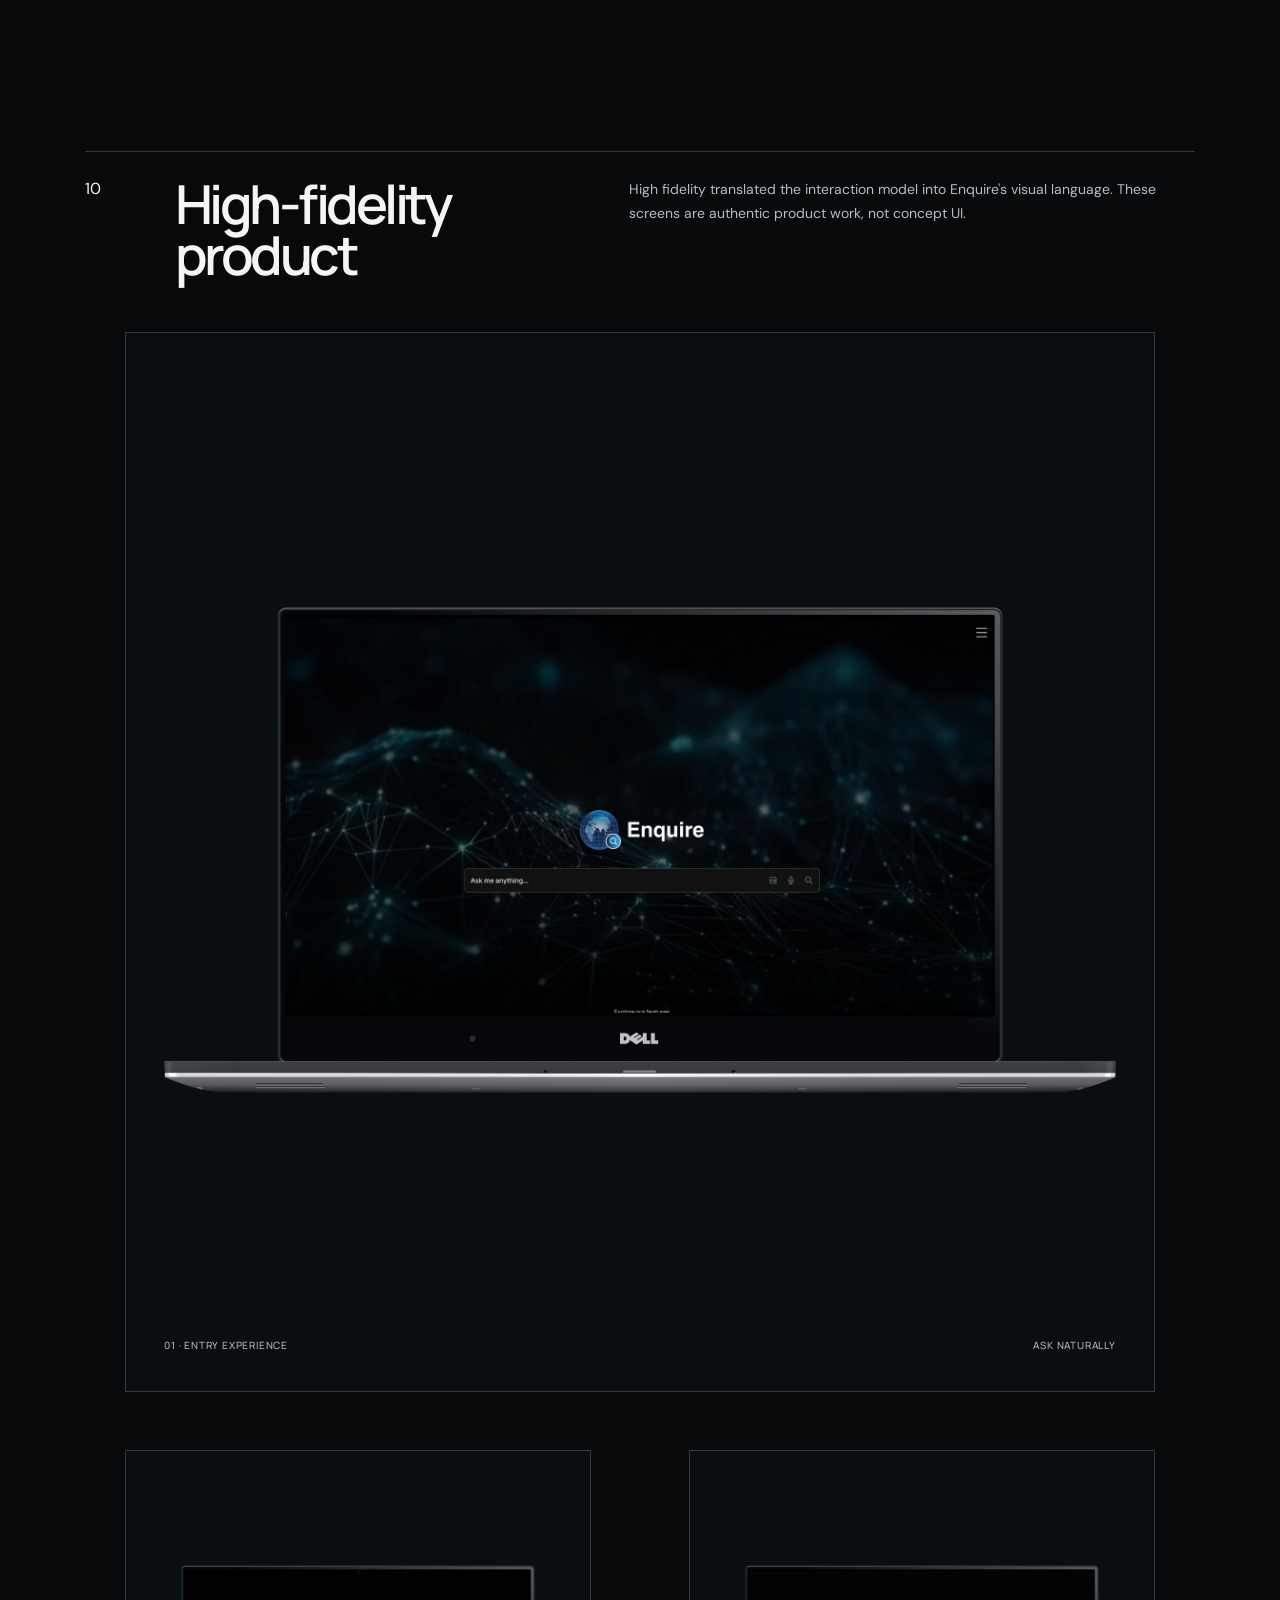
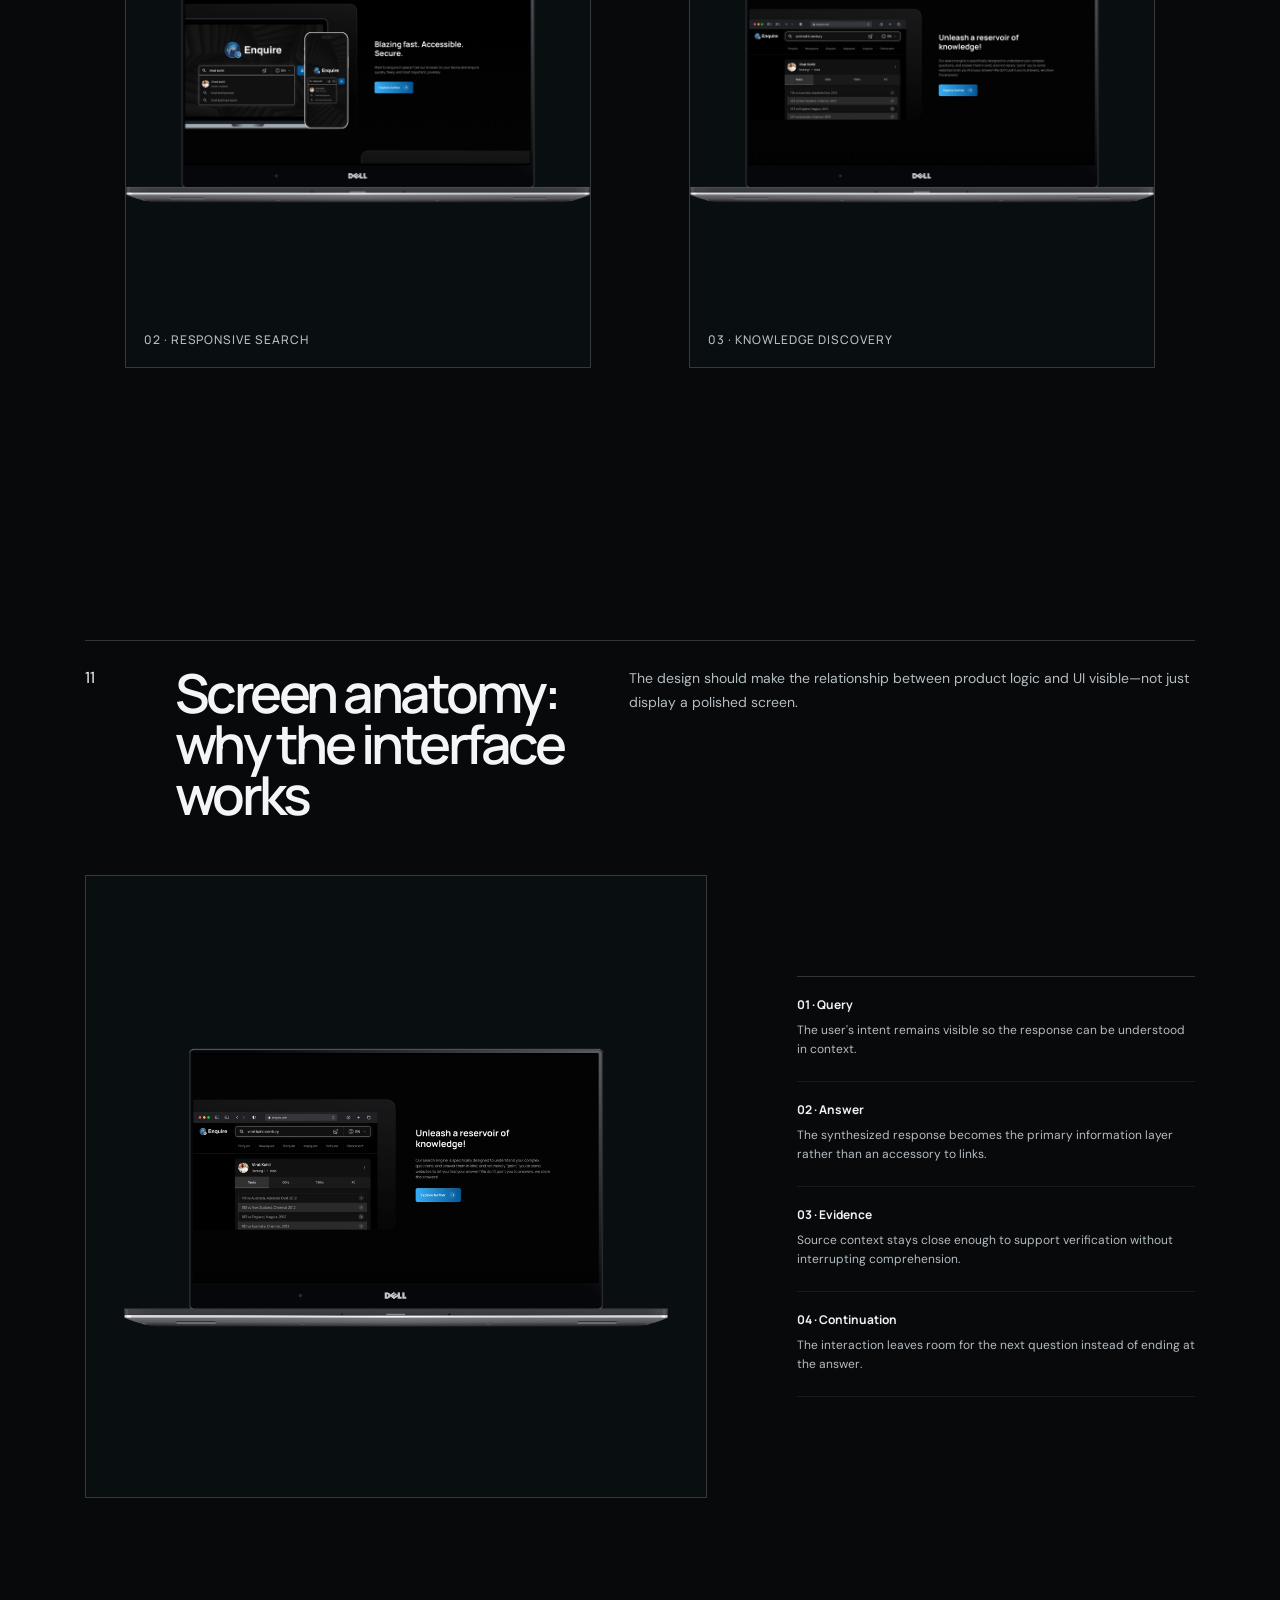
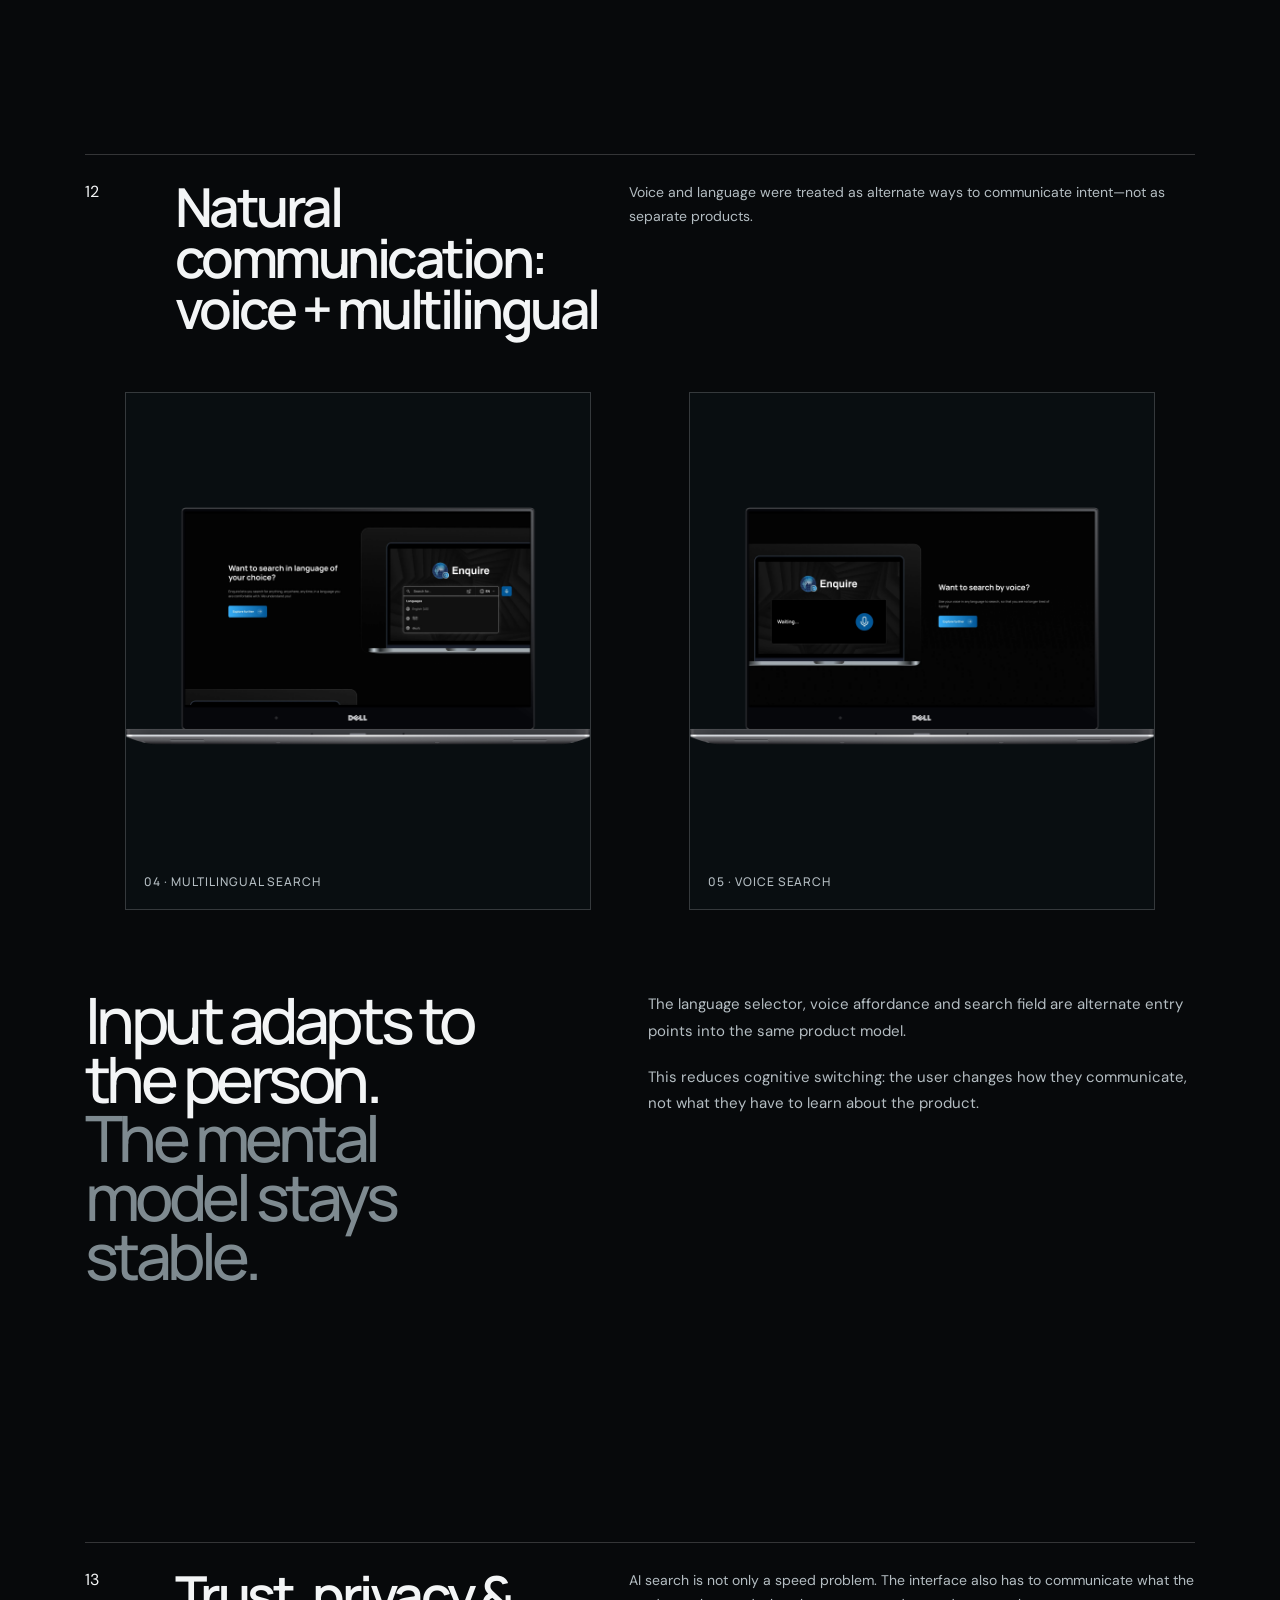
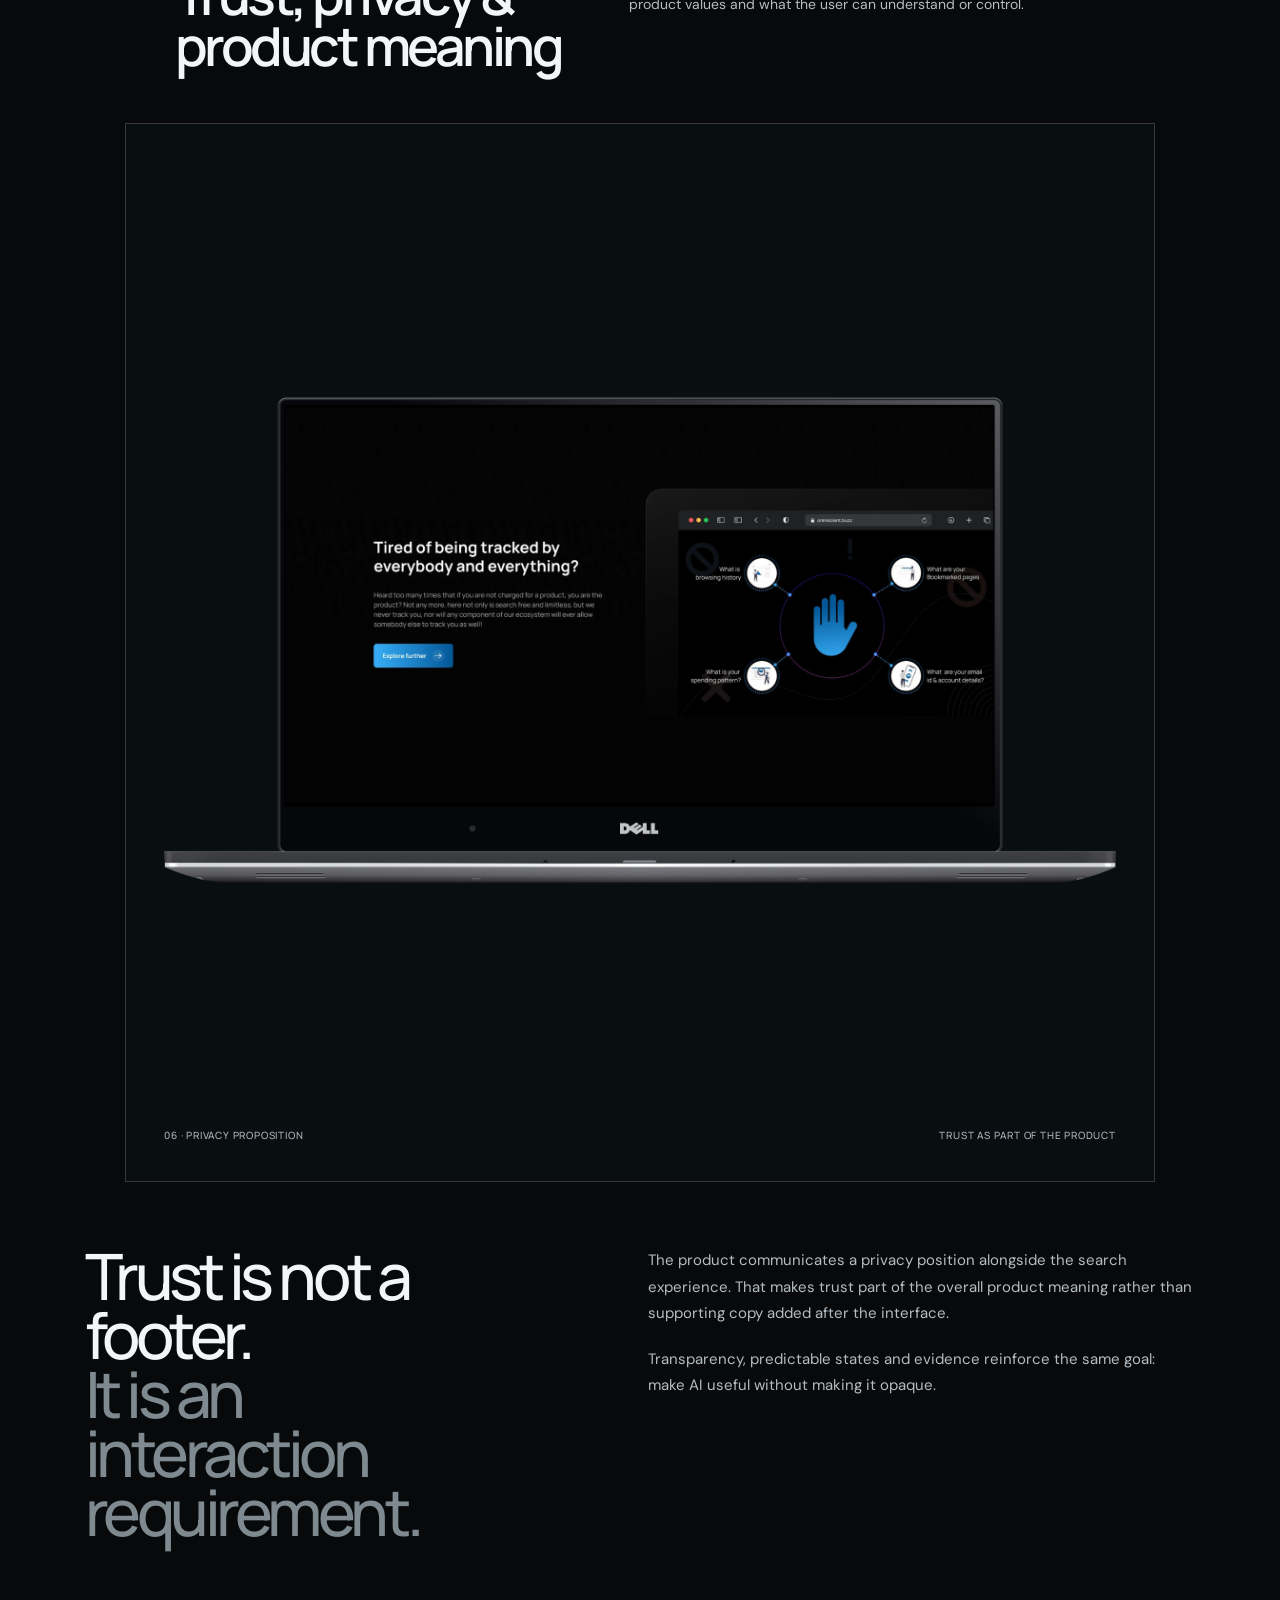
<file: work/enquire.html>
<!doctype html>
<html lang="en">
<head>
<meta charset="utf-8">
<meta name="viewport" content="width=device-width,initial-scale=1">
<meta name="description" content="Enquire — AI Search & Knowledge Discovery case study by Laxminarayana Avula, Senior Product Designer.">
<meta name="theme-color" content="#07090b">
<title>Enquire — AI Search & Knowledge Discovery | Laxminarayana Avula</title>
<link rel="preconnect" href="https://fonts.googleapis.com">
<link rel="preconnect" href="https://fonts.gstatic.com" crossorigin>
<link href="https://fonts.googleapis.com/css2?family=DM+Sans:wght@400;500;600;700&family=Manrope:wght@500;600;700;800&display=swap" rel="stylesheet">
<link rel="stylesheet" href="../case-studies.css">
<style>
/* =========================================================
   ENQUIRE — FINAL SENIOR CASE STUDY
   Evidence-led narrative layer. Page-scoped only.
   ========================================================= */
.case-page .role-block{display:grid;grid-template-columns:repeat(4,1fr);margin-top:58px;border-top:1px solid var(--line);border-bottom:1px solid var(--line)}
.case-page .role-block article{padding:25px 20px;border-right:1px solid var(--line-soft)}
.case-page .role-block article:last-child{border-right:0}
.case-page .role-block b{display:block;color:var(--accent);font:800 9px/1.2 Manrope,sans-serif;letter-spacing:.14em;text-transform:uppercase}
.case-page .role-block p{margin:10px 0 0;color:#d2d9dc;font:500 12px/1.6 "DM Sans",sans-serif}
.case-page .role-note{margin:18px 0 0;color:var(--dim);font:500 10px/1.6 Manrope,sans-serif;letter-spacing:.06em}
.case-page .complexity{display:grid;grid-template-columns:repeat(5,1fr);gap:1px;margin-top:48px;background:var(--line)}
.case-page .complexity article{padding:26px 22px;background:var(--bg)}
.case-page .complexity span{display:block;color:var(--accent);font:800 9px/1 Manrope,sans-serif;letter-spacing:.14em}
.case-page .complexity h3{margin:16px 0 8px;font:600 17px/1.15 Manrope,sans-serif}
.case-page .complexity p{margin:0;color:var(--muted);font:400 12px/1.6 "DM Sans",sans-serif}
.case-page .decision-list{margin-top:52px;border-top:1px solid var(--line)}
.case-page .decision-card{display:grid;grid-template-columns:64px minmax(230px,.7fr) minmax(300px,1fr);gap:28px;padding:30px 0;border-bottom:1px solid var(--line-soft)}
.case-page .decision-card .label{color:var(--accent);font:800 9px/1.4 Manrope,sans-serif;letter-spacing:.14em;text-transform:uppercase}
.case-page .decision-card h3{margin:0;font:600 24px/1.1 Manrope,sans-serif;letter-spacing:-.04em}
.case-page .decision-card p{margin:0;color:var(--muted);font:400 13px/1.7 "DM Sans",sans-serif}
.case-page .decision-card p strong{color:#e8edef;font-weight:600}
.case-page .decision-card .tradeoff{margin-top:12px;color:#dfe5e7;font-size:12px}
.case-page .decision-card .consequence{margin-top:10px;color:#8f9ba0;font-size:11px}
.case-page .proof-grid{display:grid;grid-template-columns:repeat(3,1fr);gap:1px;margin-top:48px;background:var(--line)}
.case-page .proof-grid article{padding:28px;background:var(--bg)}
.case-page .proof-grid b{display:block;color:var(--accent);font:800 9px/1.2 Manrope,sans-serif;letter-spacing:.14em;text-transform:uppercase}
.case-page .proof-grid h3{margin:15px 0 9px;font:600 19px/1.15 Manrope,sans-serif}
.case-page .proof-grid p{margin:0;color:var(--muted);font:400 12px/1.65 "DM Sans",sans-serif}
.case-page .evidence-note{margin-top:22px;color:var(--dim);font:500 10px/1.65 Manrope,sans-serif;letter-spacing:.02em}
.case-page .anatomy{display:grid;grid-template-columns:minmax(0,1.22fr) minmax(300px,.78fr);gap:clamp(42px,7vw,100px);align-items:center;margin-top:55px}
.case-page .anatomy-visual{background:#090e11;border:1px solid var(--line);padding:clamp(18px,3vw,38px)}
.case-page .anatomy-visual img{width:100%}
.case-page .anatomy-list{border-top:1px solid var(--line)}
.case-page .anatomy-list article{padding:21px 0;border-bottom:1px solid var(--line-soft)}
.case-page .anatomy-list b{display:block;color:#f0f3f4;font:700 12px/1.2 Manrope,sans-serif}
.case-page .anatomy-list span{display:block;margin-top:8px;color:var(--muted);font:400 12px/1.65 "DM Sans",sans-serif}
.case-page .before-after{display:grid;grid-template-columns:1fr 1fr;gap:18px;margin-top:44px}
.case-page .before-after article{padding:25px;border:1px solid var(--line);background:#090e11}
.case-page .before-after b{display:block;color:var(--accent);font:800 9px/1.2 Manrope,sans-serif;letter-spacing:.14em;text-transform:uppercase}
.case-page .before-after h3{margin:13px 0 8px;font:600 20px/1.15 Manrope,sans-serif}
.case-page .before-after p{margin:0;color:var(--muted);font:400 12px/1.65 "DM Sans",sans-serif}
.case-page .validation-grid{display:grid;grid-template-columns:repeat(2,1fr);gap:1px;margin-top:50px;background:var(--line)}
.case-page .validation-grid article{padding:30px;background:var(--bg)}
.case-page .validation-grid b{display:block;color:var(--accent);font:800 9px/1.2 Manrope,sans-serif;letter-spacing:.14em;text-transform:uppercase}
.case-page .validation-grid h3{margin:14px 0 8px;font:600 20px/1.15 Manrope,sans-serif}
.case-page .validation-grid p{margin:0;color:var(--muted);font:400 13px/1.7 "DM Sans",sans-serif}
.case-page .validation-grid .iteration{margin-top:15px;color:#dfe5e7;font-size:12px}
.case-page .ownership{display:grid;grid-template-columns:minmax(0,.9fr) minmax(0,1.1fr);gap:clamp(50px,9vw,140px);align-items:start;margin-top:52px}
.case-page .ownership h3{margin:0;font:500 clamp(38px,5vw,70px)/.93 Manrope,sans-serif;letter-spacing:-.07em}
.case-page .ownership-list{border-top:1px solid var(--line)}
.case-page .ownership-list article{padding:18px 0;border-bottom:1px solid var(--line-soft)}
.case-page .ownership-list b{display:block;font:700 12px/1.3 Manrope,sans-serif}
.case-page .ownership-list span{display:block;margin-top:6px;color:var(--muted);font:400 12px/1.6 "DM Sans",sans-serif}
.case-page .closing{padding:clamp(110px,13vw,190px) 0}
.case-page .closing h2{max-width:1100px;margin:0;font:500 clamp(52px,7.3vw,106px)/.88 Manrope,sans-serif;letter-spacing:-.075em}
.case-page .closing h2 em{font-style:normal;color:#7e8a90}
.case-page .closing p{max-width:760px;margin:38px 0 0;color:var(--muted);font:400 16px/1.8 "DM Sans",sans-serif}
.case-page .closing .closing-proof{display:grid;grid-template-columns:repeat(3,1fr);gap:1px;margin-top:58px;background:var(--line)}
.case-page .closing-proof article{padding:25px;background:var(--bg)}
.case-page .closing-proof b{display:block;color:var(--accent);font:800 9px/1.2 Manrope,sans-serif;letter-spacing:.14em;text-transform:uppercase}
.case-page .closing-proof p{margin:10px 0 0;font-size:12px;line-height:1.6}
.case-page .wireframe-grid{display:grid;grid-template-columns:repeat(3,1fr);gap:18px;margin-top:52px}
.case-page .wireframe{min-height:310px;border:1px solid var(--line);background:#090e11;padding:20px}
.case-page .wireframe .wf-label{color:var(--accent);font:800 9px/1.2 Manrope,sans-serif;letter-spacing:.14em}
.case-page .wireframe h3{margin:14px 0 20px;font:600 18px/1.15 Manrope,sans-serif}
.case-page .wf-ui{height:190px;border:1px solid rgba(255,255,255,.14);background:#070a0d;padding:16px;display:flex;flex-direction:column;gap:10px}
.case-page .wf-line{height:7px;background:rgba(255,255,255,.12);width:72%}
.case-page .wf-line.short{width:38%}.case-page .wf-line.long{width:92%}
.case-page .wf-box{height:42px;border:1px solid rgba(255,255,255,.1);background:rgba(255,255,255,.025)}
.case-page .wf-accent{height:32px;border:1px solid rgba(93,230,255,.35);background:rgba(93,230,255,.06)}
@media(max-width:900px){
 .case-page .role-block,.case-page .complexity{grid-template-columns:1fr 1fr}
 .case-page .role-block article:nth-child(2),.case-page .complexity article:nth-child(2),.case-page .complexity article:nth-child(4){border-right:0}
 .case-page .role-block article:nth-child(-n+2),.case-page .complexity article:nth-child(-n+2){border-bottom:1px solid var(--line-soft)}
 .case-page .decision-card,.case-page .anatomy,.case-page .ownership{grid-template-columns:1fr}
 .case-page .decision-card .label{margin-bottom:-12px}
 .case-page .proof-grid,.case-page .closing .closing-proof{grid-template-columns:1fr}
 .case-page .before-after,.case-page .validation-grid,.case-page .wireframe-grid{grid-template-columns:1fr}
}
@media(max-width:560px){
 .case-page .role-block,.case-page .complexity{grid-template-columns:1fr}
 .case-page .role-block article,.case-page .complexity article{border-right:0;border-bottom:1px solid var(--line-soft)}
 .case-page .role-block article:last-child,.case-page .complexity article:last-child{border-bottom:0}
}
</style>
</head>
<body class="case-page">
<a class="case-skip" href="#main-content">Skip to content</a>
<header class="case-nav">
  <a class="case-brand" href="../index.html" aria-label="Back to Laxminarayana Avula portfolio">LA<span>.</span></a>
  <nav aria-label="Primary navigation"><a href="../index.html#work">Work</a><a href="../index.html#about">About</a><a href="../index.html#contact">Contact</a></nav>
  <span class="case-index">01 / ENQUIRE</span>
</header>
<main id="main-content">

<section class="case-hero">
  <div class="case-wrap">
    <div class="case-hero-grid">
      <div>
        <div class="case-kicker">AI SEARCH · CONVERSATIONAL AI · KNOWLEDGE DISCOVERY</div>
        <h1>Enquire</h1>
        <p class="lead">Designing an AI search experience around how people <strong>ask, understand, verify and continue</strong>—not just how they type a query.</p>
        <p class="eyebrow-note">0→1 AI product design engagement · 2024</p>
      </div>
      <dl class="case-meta">
        <div><dt>Role</dt><dd>Senior UX/UI Designer</dd></div>
        <div><dt>Engagement</dt><dd>Fixed-term AI product launch</dd></div>
        <div><dt>Scope</dt><dd>0→1 product design</dd></div>
        <div><dt>Focus</dt><dd>Search · conversation · AI interaction</dd></div>
        <div><dt>Collaboration</dt><dd>Product · Engineering · Enterprise stakeholders</dd></div>
        <div><dt>Delivery</dt><dd>Concept → high fidelity → handoff</dd></div>
      </dl>
    </div>
    <div class="case-hero-visual"><img src="../assets/enquire/enquire-home.png" alt="Authentic Enquire product homepage shown inside a laptop mockup"></div>

    <div class="role-block" aria-label="Role and scope">
      <article><b>My role</b><p>Owned UX/UI design across the product experience, from structure and interaction patterns through high-fidelity delivery.</p></article>
      <article><b>Product focus</b><p>AI-powered search, conversational knowledge discovery, source visibility, voice and multilingual input.</p></article>
      <article><b>Collaboration</b><p>Worked with product, engineering and enterprise stakeholders to shape a coherent 0→1 experience.</p></article>
      <article><b>Design responsibility</b><p>IA, user flows, AI interaction, responsive UX, design system thinking, handoff and design QA.</p></article>
    </div>
    <p class="role-note">The case study uses authentic Enquire product screens. No fabricated user counts, quotes or business metrics are presented.</p>
  </div>
</section>

<section class="case-section">
  <div class="case-wrap">
    <div class="case-intro"><span class="num">01</span><h2>The product question</h2><p>Search was built around keywords and destinations. Enquire needed to support people who ask complete questions, expect synthesized answers, want evidence and continue investigating without restarting.</p></div>
    <div class="thesis" style="margin-top:70px">
      <h2>Search finds information.<br><em>Enquire needed to help people understand it.</em></h2>
      <div class="body"><p>The design challenge was not simply to place AI above a results page. It was to make a new product model understandable: ask naturally, receive a useful response, inspect its evidence and continue from the same context.</p><p><strong>How might we make knowledge discovery feel as natural as a conversation—while keeping the answer understandable, verifiable and controllable?</strong></p></div>
    </div>
    <div class="evidence-strip"><article><b>01 · Ask</b><p>Natural language instead of keyword syntax.</p></article><article><b>02 · Understand</b><p>Make the synthesized answer primary.</p></article><article><b>03 · Verify</b><p>Keep evidence and provenance visible.</p></article><article><b>04 · Continue</b><p>Preserve context for the next question.</p></article></div>
  </div>
</section>

<section class="case-section">
  <div class="case-wrap">
    <div class="section-title"><span class="num">02</span><h2>What made the problem hard</h2><p>Enquire combined search, conversational AI, document intelligence, source visibility, voice and multilingual interaction. The product challenge was making those capabilities feel like one coherent experience.</p></div>
    <div class="complexity">
      <article><span>01</span><h3>Intent</h3><p>Understand questions that are richer than keywords.</p></article>
      <article><span>02</span><h3>Answer</h3><p>Make useful synthesis the primary result.</p></article>
      <article><span>03</span><h3>Evidence</h3><p>Let people inspect where information comes from.</p></article>
      <article><span>04</span><h3>Continuity</h3><p>Carry context into follow-up questions.</p></article>
      <article><span>05</span><h3>Modes</h3><p>Support voice and language without fragmenting the mental model.</p></article>
    </div>
  </div>
</section>

<section class="case-section">
  <div class="case-wrap">
    <div class="section-title"><span class="num">03</span><h2>Discovery: evidence into decisions</h2><p>The design work started by understanding the product problem from multiple angles: stakeholder needs, knowledge-discovery behavior, AI interaction patterns and implementation constraints.</p></div>
    <div class="proof-grid">
      <article><b>Stakeholder input</b><h3>What does the product need to make possible?</h3><p>Clarify the value proposition, priority capabilities and the experience expected from a new AI product.</p></article>
      <article><b>Knowledge discovery</b><h3>What must remain understandable?</h3><p>Keep the relationship between question, answer, evidence and next step legible.</p></article>
      <article><b>AI interaction</b><h3>Where can AI become ambiguous?</h3><p>Design around intent, response, uncertainty, evidence, feedback and continuation—not only the chat surface.</p></article>
    </div>
    <div class="matrix">
      <div class="matrix-row"><b>Need</b><b>Design implication</b><span>Make the synthesized answer the primary information layer.</span></div>
      <div class="matrix-row"><b>Trust</b><b>Design implication</b><span>Keep source context close to the information it supports.</span></div>
      <div class="matrix-row"><b>Continuity</b><b>Design implication</b><span>Preserve conversation context instead of restarting the task.</span></div>
      <div class="matrix-row"><b>Implementation</b><b>Design implication</b><span>Use reusable states and predictable patterns that engineering can carry into production.</span></div>
    </div>
    <p class="evidence-note">This case study intentionally distinguishes design reasoning from verified research statistics: no participant counts, quotes or quantitative findings are invented.</p>
  </div>
</section>

<section class="case-section">
  <div class="case-wrap">
    <div class="section-title"><span class="num">04</span><h2>People, jobs & intent</h2><p>Rather than relying on demographic personas, the experience was structured around the tasks people need an AI knowledge product to support.</p></div>
    <div class="archetypes">
      <article class="archetype"><span class="tag">TASK 01</span><h3>Find</h3><p>Locate useful information quickly without learning a complex query language.</p></article>
      <article class="archetype"><span class="tag">TASK 02</span><h3>Understand</h3><p>Turn multiple pieces of information into an answer that can be read and acted on.</p></article>
      <article class="archetype"><span class="tag">TASK 03</span><h3>Investigate</h3><p>Ask a follow-up, inspect evidence and continue the same line of inquiry.</p></article>
    </div>
    <div class="callout"><p><strong>Design around the job, not the interface.</strong> The user should not have to understand how the AI system works in order to understand how to use the product.</p><small>Design principle</small></div>
  </div>
</section>

<section class="case-section">
  <div class="case-wrap">
    <div class="section-title"><span class="num">05</span><h2>Product principles</h2><p>Five principles became the bridge between the product problem and the interface decisions.</p></div>
    <div class="flow">
      <article class="flow-step"><span class="index">01</span><h3>ASK</h3><p>Let people communicate naturally.</p></article>
      <article class="flow-step"><span class="index">02</span><h3>UNDERSTAND</h3><p>Interpret intent before forcing navigation.</p></article>
      <article class="flow-step"><span class="index">03</span><h3>ANSWER</h3><p>Put useful synthesis first.</p></article>
      <article class="flow-step"><span class="index">04</span><h3>VERIFY</h3><p>Keep evidence visible.</p></article>
      <article class="flow-step"><span class="index">05</span><h3>CONTINUE</h3><p>Preserve the investigation.</p></article>
    </div>
  </div>
</section>

<section class="case-section">
  <div class="case-wrap">
    <div class="section-title"><span class="num">06</span><h2>Key design decisions</h2><p>This is where the product thinking becomes visible: each major interaction was shaped around a specific problem, a design choice and a consequence for the interface.</p></div>
    <div class="decision-list">
      <article class="decision-card"><span class="label">Decision 01</span><h3>Answer first</h3><p><strong>Problem:</strong> A traditional results page makes users scan and assemble the answer themselves.<br><span class="tradeoff"><strong>Trade-off:</strong> Reduce the prominence of raw result density to increase comprehension of the synthesized response.</span><span class="consequence"><strong>UI consequence:</strong> The answer becomes the primary information layer, with navigation supporting it.</span></p></article>
      <article class="decision-card"><span class="label">Decision 02</span><h3>Evidence stays close</h3><p><strong>Problem:</strong> AI output becomes difficult to verify when sources are separated from the claim.<br><span class="tradeoff"><strong>Trade-off:</strong> Preserve reading flow without hiding provenance.</span><span class="consequence"><strong>UI consequence:</strong> Source context remains part of the response experience.</span></p></article>
      <article class="decision-card"><span class="label">Decision 03</span><h3>Follow-up remains contextual</h3><p><strong>Problem:</strong> Restarting a query destroys the value of conversational exploration.<br><span class="tradeoff"><strong>Trade-off:</strong> Keep context visible without turning the experience into a conventional chat transcript.</span><span class="consequence"><strong>UI consequence:</strong> The next question builds on the previous turn.</span></p></article>
      <article class="decision-card"><span class="label">Decision 04</span><h3>Voice is another input</h3><p><strong>Problem:</strong> A separate voice experience creates a second mental model.<br><span class="tradeoff"><strong>Trade-off:</strong> Add natural input without creating another product path.</span><span class="consequence"><strong>UI consequence:</strong> Voice enters the same information architecture as text.</span></p></article>
      <article class="decision-card"><span class="label">Decision 05</span><h3>Language changes input, not IA</h3><p><strong>Problem:</strong> Multilingual experiences can become fragmented when language is treated as a separate path.<br><span class="tradeoff"><strong>Trade-off:</strong> Adapt communication while keeping the task model stable.</span><span class="consequence"><strong>UI consequence:</strong> The same product logic survives across languages.</span></p></article>
    </div>
  </div>
</section>

<section class="case-section">
  <div class="case-wrap">
    <div class="section-title"><span class="num">07</span><h2>Information architecture</h2><p>Multiple AI capabilities become one predictable knowledge-discovery journey.</p></div>
    <div class="flow">
      <article class="flow-step"><span class="index">01</span><h3>ENTRY</h3><p>Search · prompt · voice</p></article>
      <article class="flow-step"><span class="index">02</span><h3>INTENT</h3><p>Understand the question</p></article>
      <article class="flow-step"><span class="index">03</span><h3>ANSWER</h3><p>Synthesize useful output</p></article>
      <article class="flow-step"><span class="index">04</span><h3>EVIDENCE</h3><p>Sources · citations</p></article>
      <article class="flow-step"><span class="index">05</span><h3>CONTINUE</h3><p>Follow-up · history</p></article>
    </div>
    <div class="split" style="margin-top:70px"><h2>One mental model.<br><span style="color:#7e8a90">Multiple ways to enter.</span></h2><div class="copy"><p><strong>Separate answer from evidence.</strong> Users should not need to decode the response to understand its provenance.</p><p><strong>Preserve context.</strong> A follow-up is a continuation of the investigation, not a new session.</p><p><strong>Keep modes additive.</strong> Voice and multilingual input expand communication without changing the underlying task model.</p></div></div>
  </div>
</section>

<section class="case-section">
  <div class="case-wrap">
    <div class="section-title"><span class="num">08</span><h2>User flows</h2><p>The flow model keeps search, conversation, voice and multilingual input inside one continuous journey.</p></div>
    <div class="flow">
      <article class="flow-step"><span class="index">01</span><h3>INPUT</h3><p>Question · voice · language</p></article>
      <article class="flow-step"><span class="index">02</span><h3>INTERPRET</h3><p>Query → intent</p></article>
      <article class="flow-step"><span class="index">03</span><h3>RESPOND</h3><p>AI answer</p></article>
      <article class="flow-step"><span class="index">04</span><h3>VERIFY</h3><p>Sources · evidence</p></article>
      <article class="flow-step"><span class="index">05</span><h3>CONTINUE</h3><p>Follow-up · history</p></article>
    </div>
    <div class="evidence-strip" style="margin-top:48px"><article><b>Search → answer</b><p>Question → intent → response → evidence → follow-up.</p></article><article><b>Voice → answer</b><p>Natural input → recognition → response → continue.</p></article><article><b>Language → answer</b><p>Input language → response language → same mental model.</p></article><article><b>Document → answer</b><p>Source → retrieval → response → evidence.</p></article></div>
  </div>
</section>

<section class="case-section">
  <div class="case-wrap">
    <div class="section-title"><span class="num">09</span><h2>Wireframes: hierarchy before visual language</h2><p>Low-fidelity work isolated the interaction decisions before branding, color and visual polish could influence the judgment.</p></div>
    <div class="wireframe-grid">
      <article class="wireframe"><span class="wf-label">01 · ENTRY</span><h3>Ask naturally</h3><div class="wf-ui"><div class="wf-line short"></div><div class="wf-box"></div><div class="wf-line long"></div><div class="wf-accent"></div></div></article>
      <article class="wireframe"><span class="wf-label">02 · ANSWER</span><h3>Make the answer primary</h3><div class="wf-ui"><div class="wf-line short"></div><div class="wf-box"></div><div class="wf-box"></div><div class="wf-line"></div></div></article>
      <article class="wireframe"><span class="wf-label">03 · CONTINUE</span><h3>Keep context alive</h3><div class="wf-ui"><div class="wf-line"></div><div class="wf-box"></div><div class="wf-accent"></div><div class="wf-line short"></div></div></article>
    </div>
    <div class="callout"><p>Strip the interface down until the hierarchy is undeniable: <strong>answer before navigation, evidence near claims, follow-up in context.</strong></p><small>Wireframe principle</small></div>
  </div>
</section>

<section class="case-section">
  <div class="case-wrap">
    <div class="section-title"><span class="num">10</span><h2>High-fidelity product</h2><p>High fidelity translated the interaction model into Enquire's visual language. These screens are authentic product work, not concept UI.</p></div>
    <figure class="image-stage"><img src="../assets/enquire/enquire-home.png" alt="Authentic Enquire homepage and search entry experience"><figcaption><span>01 · Entry experience</span><span>Ask naturally</span></figcaption></figure>
    <div class="image-pair"><figure class="image-card"><img src="../assets/enquire/enquire-responsive.png" alt="Authentic Enquire responsive search experience"><figcaption>02 · Responsive search</figcaption></figure><figure class="image-card"><img src="../assets/enquire/enquire-knowledge.png" alt="Authentic Enquire knowledge discovery experience"><figcaption>03 · Knowledge discovery</figcaption></figure></div>
  </div>
</section>

<section class="case-section">
  <div class="case-wrap">
    <div class="section-title"><span class="num">11</span><h2>Screen anatomy: why the interface works</h2><p>The design should make the relationship between product logic and UI visible—not just display a polished screen.</p></div>
    <div class="anatomy">
      <div class="anatomy-visual"><img src="../assets/enquire/enquire-knowledge.png" alt="Authentic Enquire knowledge discovery screen used for interaction anatomy"></div>
      <div class="anatomy-list">
        <article><b>01 · Query</b><span>The user's intent remains visible so the response can be understood in context.</span></article>
        <article><b>02 · Answer</b><span>The synthesized response becomes the primary information layer rather than an accessory to links.</span></article>
        <article><b>03 · Evidence</b><span>Source context stays close enough to support verification without interrupting comprehension.</span></article>
        <article><b>04 · Continuation</b><span>The interaction leaves room for the next question instead of ending at the answer.</span></article>
      </div>
    </div>
  </div>
</section>

<section class="case-section">
  <div class="case-wrap">
    <div class="section-title"><span class="num">12</span><h2>Natural communication: voice + multilingual</h2><p>Voice and language were treated as alternate ways to communicate intent—not as separate products.</p></div>
    <div class="image-pair"><figure class="image-card"><img src="../assets/enquire/enquire-multilingual.png" alt="Authentic Enquire multilingual search experience"><figcaption>04 · Multilingual search</figcaption></figure><figure class="image-card"><img src="../assets/enquire/enquire-voice.png" alt="Authentic Enquire voice search experience"><figcaption>05 · Voice search</figcaption></figure></div>
    <div class="split" style="margin-top:65px"><h2>Input adapts to the person.<br><span style="color:#7e8a90">The mental model stays stable.</span></h2><div class="copy"><p>The language selector, voice affordance and search field are alternate entry points into the same product model.</p><p>This reduces cognitive switching: the user changes how they communicate, not what they have to learn about the product.</p></div></div>
  </div>
</section>

<section class="case-section">
  <div class="case-wrap">
    <div class="section-title"><span class="num">13</span><h2>Trust, privacy & product meaning</h2><p>AI search is not only a speed problem. The interface also has to communicate what the product values and what the user can understand or control.</p></div>
    <figure class="image-stage"><img src="../assets/enquire/enquire-privacy.png" alt="Authentic Enquire privacy-focused product experience"><figcaption><span>06 · Privacy proposition</span><span>Trust as part of the product</span></figcaption></figure>
    <div class="split" style="margin-top:65px"><h2>Trust is not a footer.<br><span style="color:#7e8a90">It is an interaction requirement.</span></h2><div class="copy"><p>The product communicates a privacy position alongside the search experience. That makes trust part of the overall product meaning rather than supporting copy added after the interface.</p><p>Transparency, predictable states and evidence reinforce the same goal: make AI useful without making it opaque.</p></div></div>
  </div>
</section>

<section class="case-section">
  <div class="case-wrap">
    <div class="section-title"><span class="num">14</span><h2>AI interaction design</h2><p>Enquire required more than a chat interface. The system had to manage intent, response, evidence, continuity and recovery.</p></div>
    <div class="flow"><article class="flow-step"><span class="index">01</span><h3>INPUT</h3><p>Question · voice · language</p></article><article class="flow-step"><span class="index">02</span><h3>INTENT</h3><p>Interpret meaning</p></article><article class="flow-step"><span class="index">03</span><h3>RESPONSE</h3><p>Answer first</p></article><article class="flow-step"><span class="index">04</span><h3>EVIDENCE</h3><p>Make intelligence inspectable</p></article><article class="flow-step"><span class="index">05</span><h3>FOLLOW-UP</h3><p>Continue with context</p></article></div>
    <div class="decision-list">
      <article class="decision"><span class="num">A</span><h3>Design uncertainty</h3><p>Loading, waiting, incomplete or unsuccessful states need to communicate what the system is doing rather than leaving people guessing.</p></article>
      <article class="decision"><span class="num">B</span><h3>Design recovery</h3><p>When the expected answer is unavailable, the experience should guide the next useful action rather than simply fail.</p></article>
      <article class="decision"><span class="num">C</span><h3>Design feedback</h3><p>Feedback becomes part of the AI interaction loop, giving people a clear way to communicate whether the response was useful.</p></article>
    </div>
  </div>
</section>

<section class="case-section">
  <div class="case-wrap">
    <div class="section-title"><span class="num">15</span><h2>Conversation as a product surface</h2><p>The conversational layer extends search into a continuous investigation rather than a sequence of disconnected prompts.</p></div>
    <figure class="image-stage"><img src="../assets/enquire/enquire-conversation.png" alt="Authentic Enquire conversational knowledge discovery experience"><figcaption><span>07 · Conversational knowledge discovery</span><span>Ask → understand → continue</span></figcaption></figure>
    <div class="callout"><p><strong>Good conversational UX is not a chat box.</strong> It is a system for managing intent, context, response, evidence, uncertainty and the next action.</p><small>Human–AI interaction principle</small></div>
  </div>
</section>

<section class="case-section">
  <div class="case-wrap">
    <div class="section-title"><span class="num">16</span><h2>System thinking & delivery</h2><p>The experience had to survive implementation—not just look coherent inside a design file.</p></div>
    <div class="system"><article><span class="index">01</span><h3>Foundations</h3><p>Typography, spacing, color, hierarchy and responsive rules.</p></article><article><span class="index">02</span><h3>Components</h3><p>Reusable inputs, buttons, search states, navigation and content patterns.</p></article><article><span class="index">03</span><h3>AI states</h3><p>Loading, waiting, response, feedback, uncertainty and continuation.</p></article><article><span class="index">04</span><h3>Handoff</h3><p>Implementation-ready specifications, responsive behavior and design QA.</p></article></div>
    <div class="validation"><article><b>Accessibility</b><p>Hierarchy, contrast, focus/state thinking and input flexibility considered as part of the interaction model.</p></article><article><b>Responsive</b><p>The same information architecture remains understandable across viewport sizes and input contexts.</p></article><article><b>Engineering</b><p>Reusable patterns and implementation-oriented specifications support collaboration with engineering.</p></article><article><b>QA</b><p>The intended experience is something to preserve through implementation, not simply hand off.</p></article></div>
    <div class="callout"><p><strong>Figma → components & states → responsive implementation → engineering review → design QA.</strong> The handoff is successful when the intended experience survives implementation.</p><small>Design-to-delivery model</small></div>
  </div>
</section>

<section class="case-section">
  <div class="case-wrap">
    <div class="section-title"><span class="num">17</span><h2>Validation & iteration</h2><p>Validation was centered on the moments where AI can be misunderstood: comprehension, evidence, continuity and mode switching. The record available for this portfolio does not include participant counts or quantitative results, so no such numbers are claimed here.</p></div>
    <div class="validation-grid">
      <article><b>01 · Answer clarity</b><h3>Can the person understand the response?</h3><p>Check whether hierarchy and response structure make the useful information immediately legible.</p><p class="iteration"><strong>Iteration lens:</strong> simplify hierarchy before adding more interface.</p></article>
      <article><b>02 · Evidence</b><h3>Can the person verify the answer?</h3><p>Check whether source visibility and provenance are understandable without breaking reading flow.</p><p class="iteration"><strong>Iteration lens:</strong> keep evidence close to the claim it supports.</p></article>
      <article><b>03 · Continuity</b><h3>Can the person continue without restarting?</h3><p>Check whether the next question clearly belongs to the previous investigation.</p><p class="iteration"><strong>Iteration lens:</strong> preserve context instead of creating another mode.</p></article>
      <article><b>04 · Mode switching</b><h3>Can the person change input naturally?</h3><p>Check whether text, voice and language choices feel like variations of one product.</p><p class="iteration"><strong>Iteration lens:</strong> change input, not the mental model.</p></article>
    </div>
    <div class="callout"><p>I would rather validate the highest-risk misunderstanding than polish a low-risk screen. The process is driven by product risk, not by the number of artifacts produced.</p><small>Validation principle</small></div>
  </div>
</section>

<section class="case-section">
  <div class="case-wrap">
    <div class="section-title"><span class="num">18</span><h2>Contribution & outcome</h2><p>The work turned a collection of AI capabilities into a coherent product experience that could be understood, explored and extended.</p></div>
    <div class="ownership">
      <h3>What I brought to the product.</h3>
      <div class="ownership-list">
        <article><b>Product UX strategy</b><span>Translated a broad AI capability set into a clear experience model.</span></article>
        <article><b>Information architecture</b><span>Structured the relationship between entry, intent, answer, evidence and continuation.</span></article>
        <article><b>AI interaction design</b><span>Defined patterns for response, evidence, uncertainty, recovery, feedback and follow-up.</span></article>
        <article><b>Experience design</b><span>Designed search, conversation, voice, multilingual and responsive experiences using authentic product UI.</span></article>
        <article><b>Design-to-delivery</b><span>Created reusable patterns and implementation-oriented handoff, with design QA as part of delivery.</span></article>
      </div>
    </div>
    <div class="before-after">
      <article><b>Starting model</b><h3>Search → results → open sources → repeat query</h3><p>A conventional search mental model optimized around retrieval and navigation.</p></article>
      <article><b>Designed model</b><h3>Ask → understand → answer → verify → continue</h3><p>A knowledge-discovery model designed around questions, evidence and contextual exploration.</p></article>
    </div>
  </div>
</section>

<section class="case-section" style="padding-top:35px">
  <div class="case-wrap"><figure class="image-stage"><img src="../assets/enquire/enquire-faq-footer.png" alt="Authentic Enquire supporting product surface showing FAQ and footer content"><figcaption><span>19 · Supporting product surface</span><span>Content · trust · continuity</span></figcaption></figure></div>
</section>

<section class="closing">
  <div class="case-wrap">
    <div class="case-kicker">DESIGN REFLECTION</div>
    <h2>I don't design screens in isolation.<br><em>I design the system of decisions behind them.</em></h2>
    <p>For Enquire, that meant turning a complex AI capability set into an experience people could ask, understand, verify and continue using. The visible interface was the result; the deeper design work was the product logic connecting intent, response, evidence and action.</p>
    <div class="closing-proof">
      <article><b>Product thinking</b><p>Translate ambiguity into a clear product model.</p></article>
      <article><b>Design craft</b><p>Make complex interaction legible through hierarchy and systems.</p></article>
      <article><b>Delivery mindset</b><p>Carry the intended experience from Figma into implementation.</p></article>
    </div>
  </div>
</section>

<section class="next-project"><div class="case-wrap"><div class="small">NEXT / SELECTED WORK</div><a href="../index.html#work"><h2>Explore the rest of the product work ↗</h2></a></div></section>
</main>
<footer class="case-footer"><span>© 2026 Laxminarayana Avula</span><a href="../index.html">← Back to portfolio</a></footer>
</body>
</html>
</file>
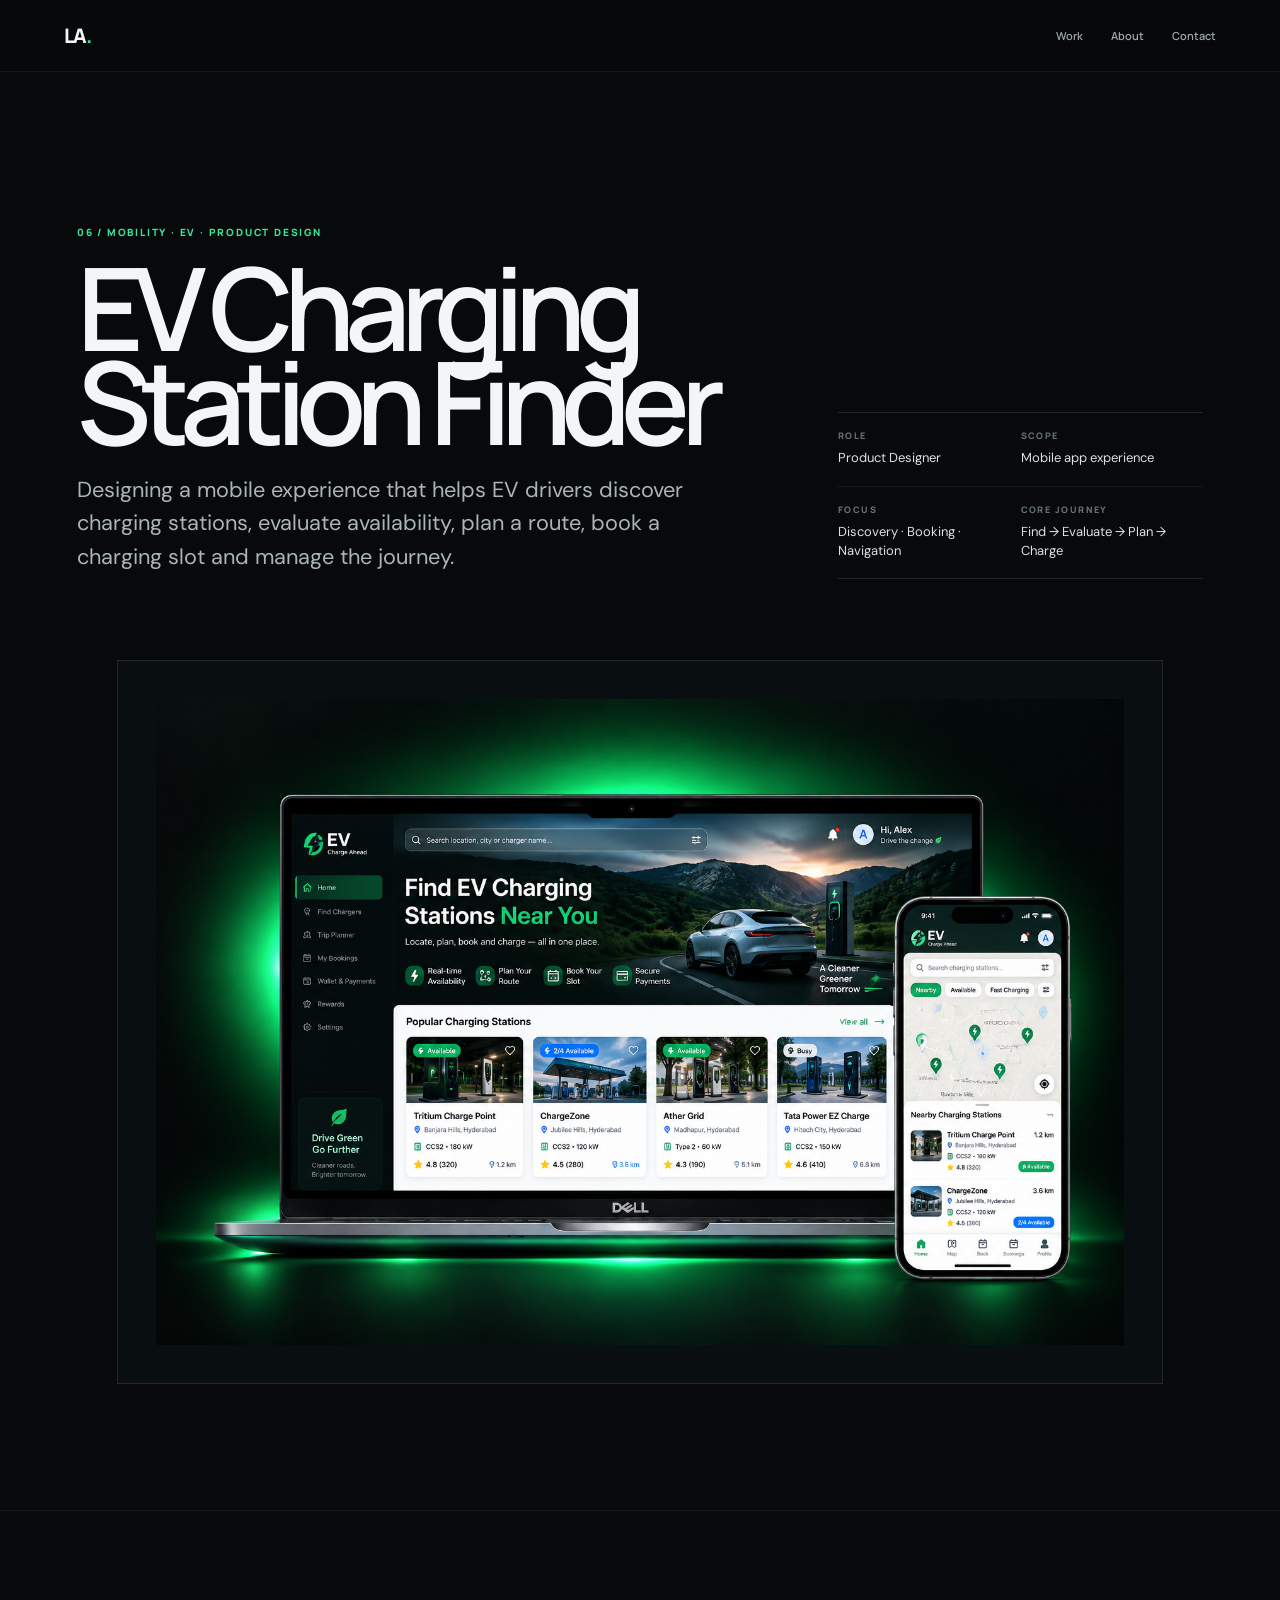
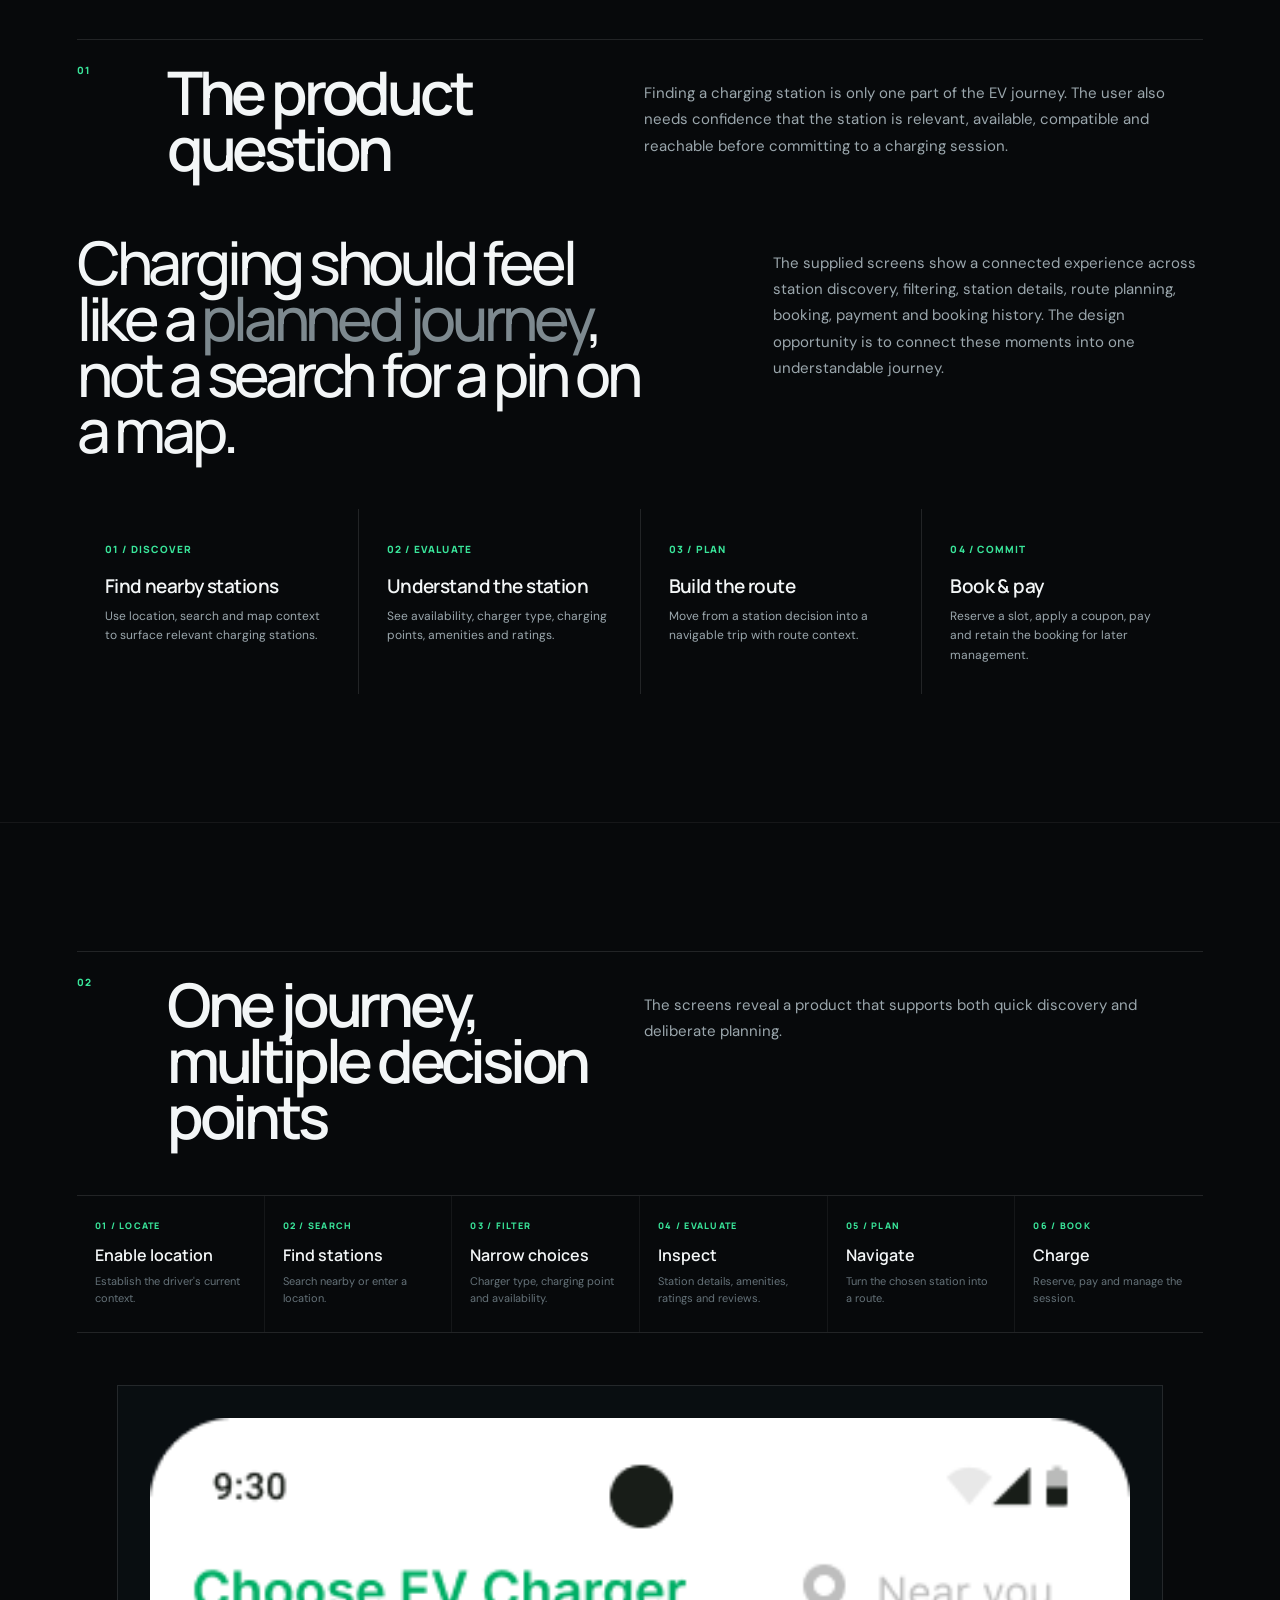
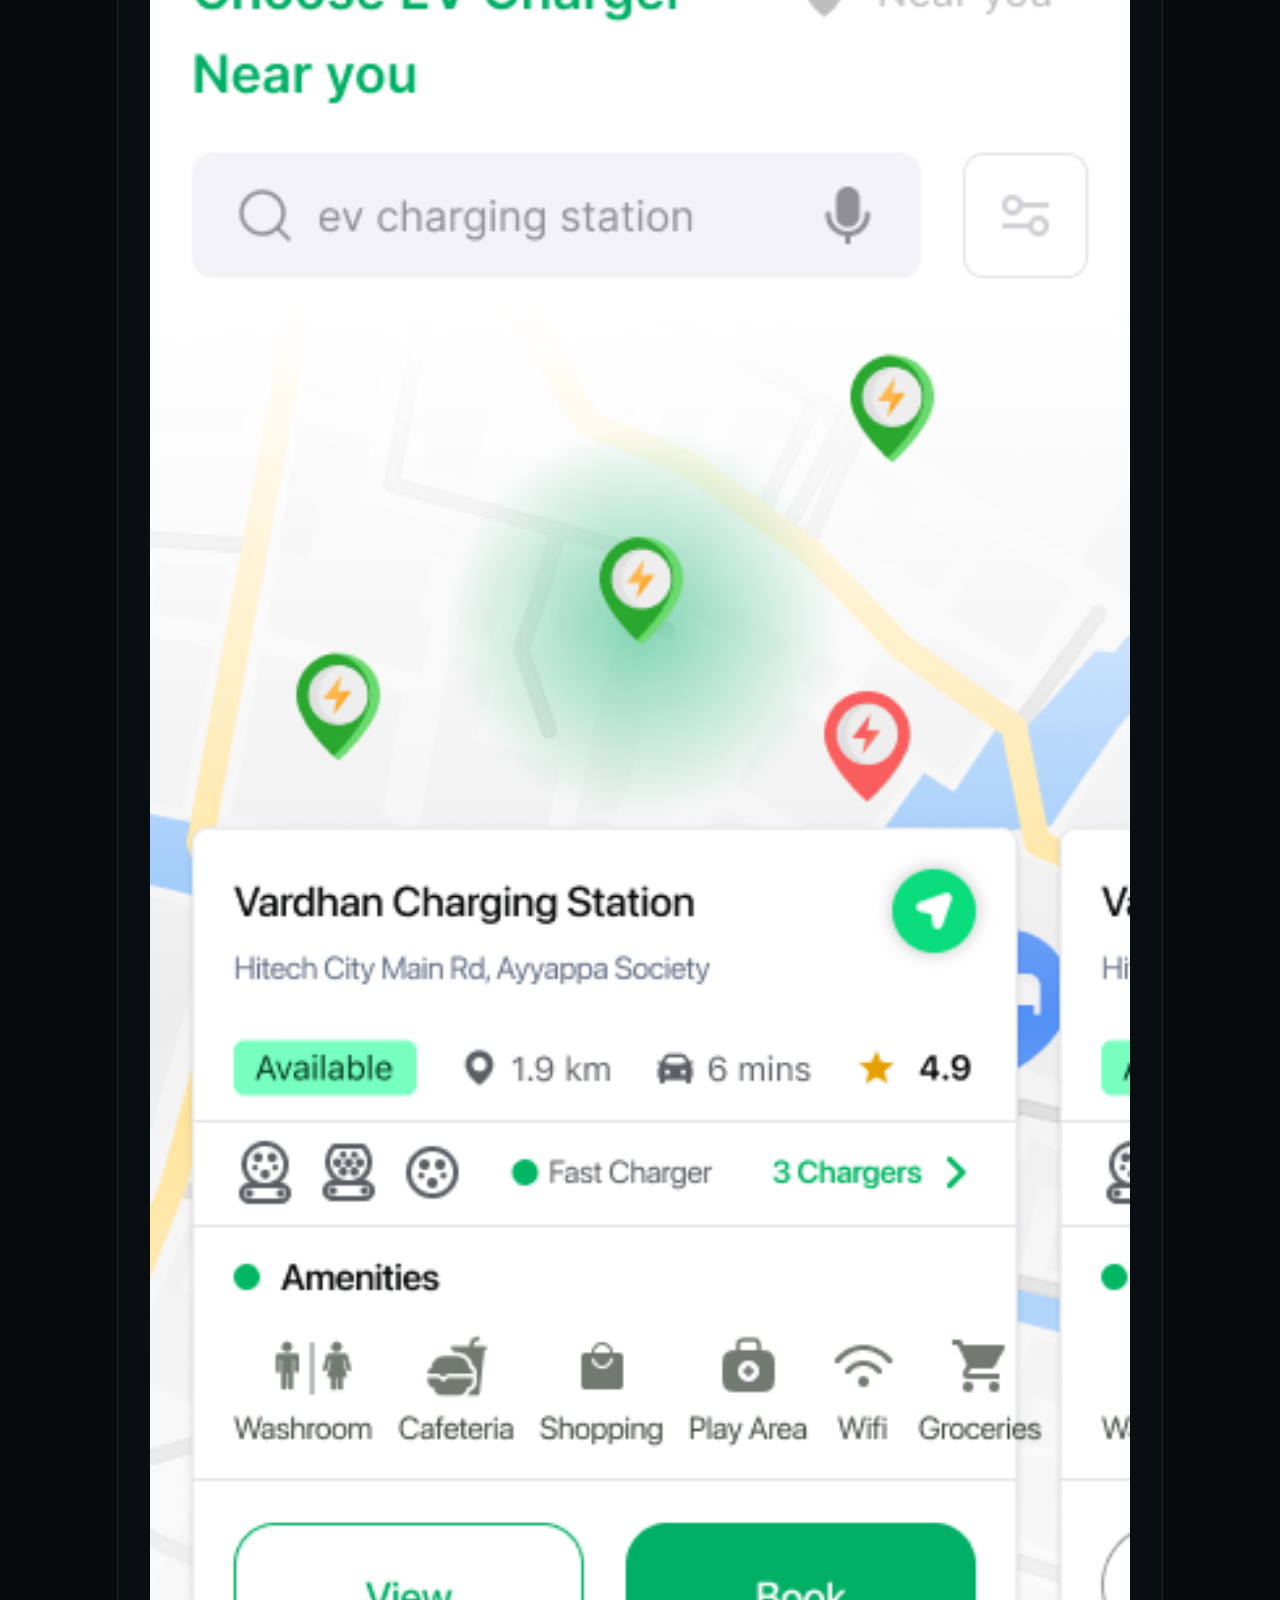
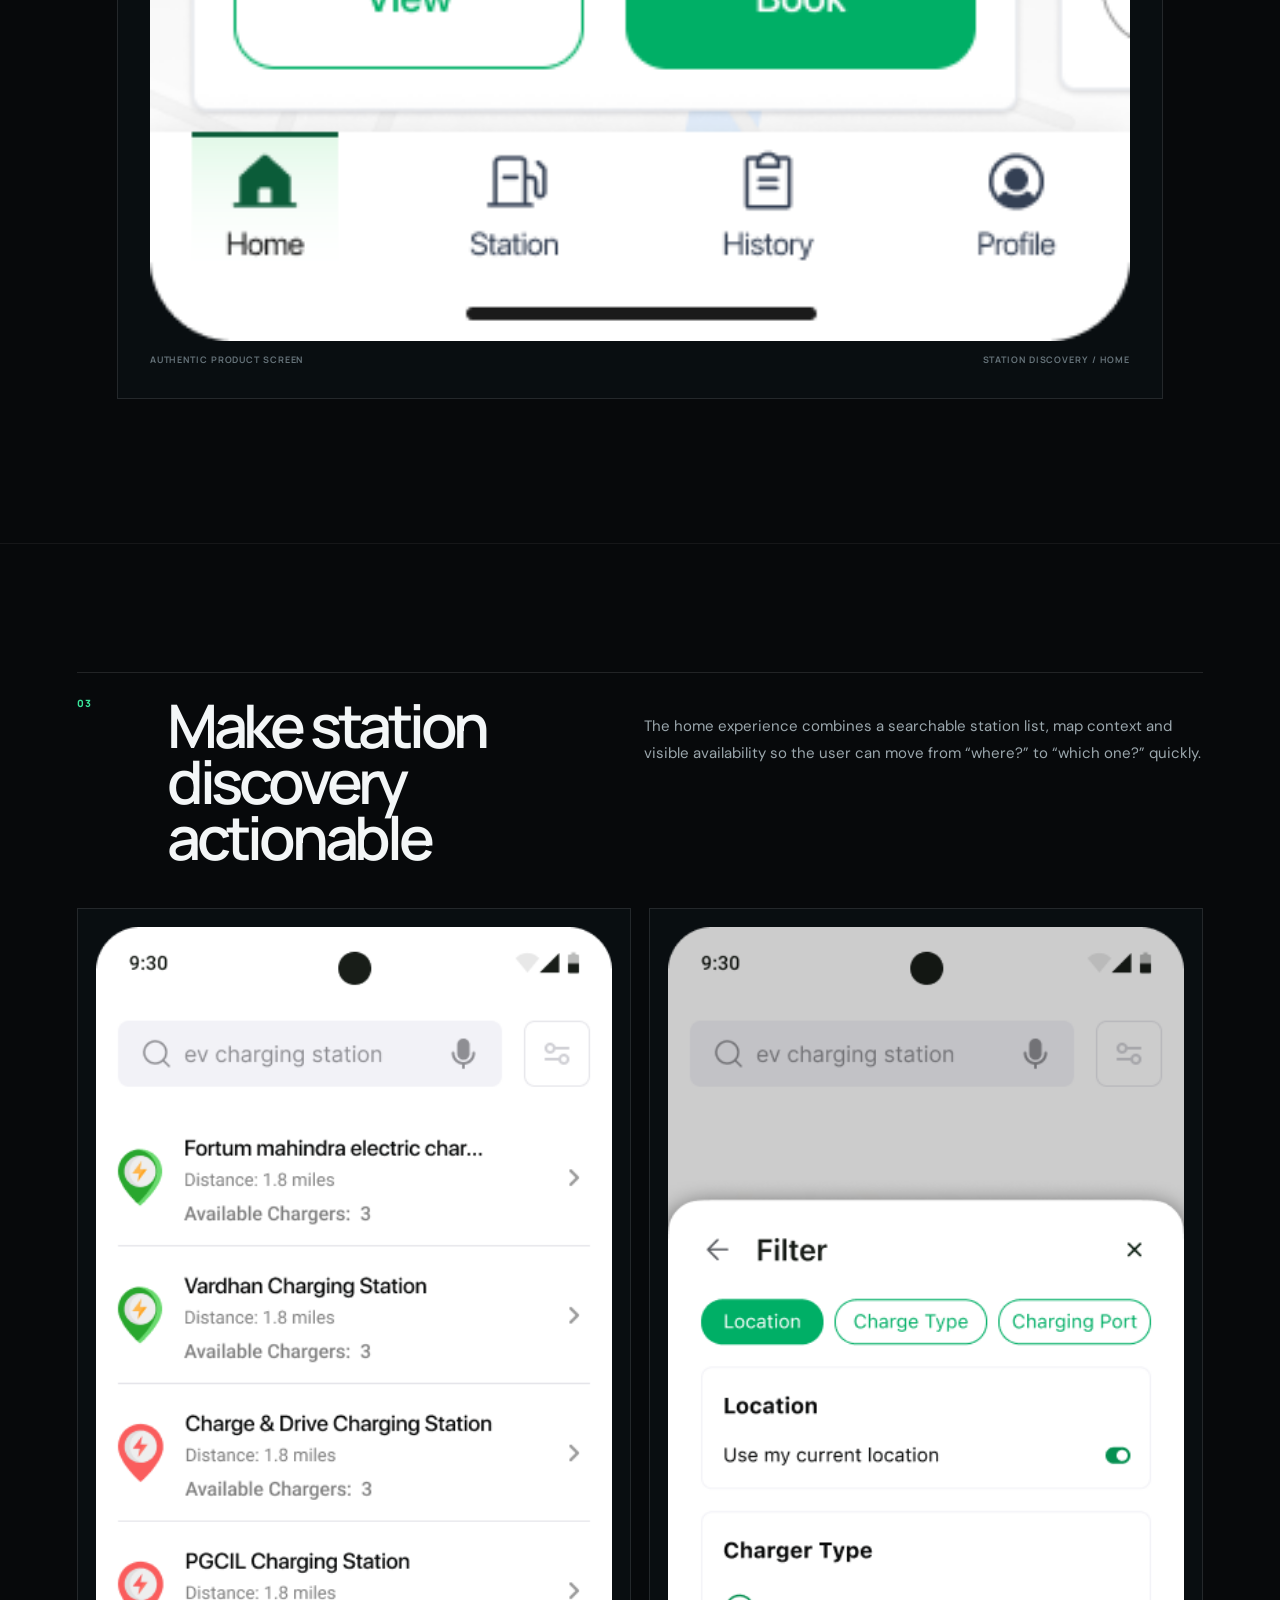
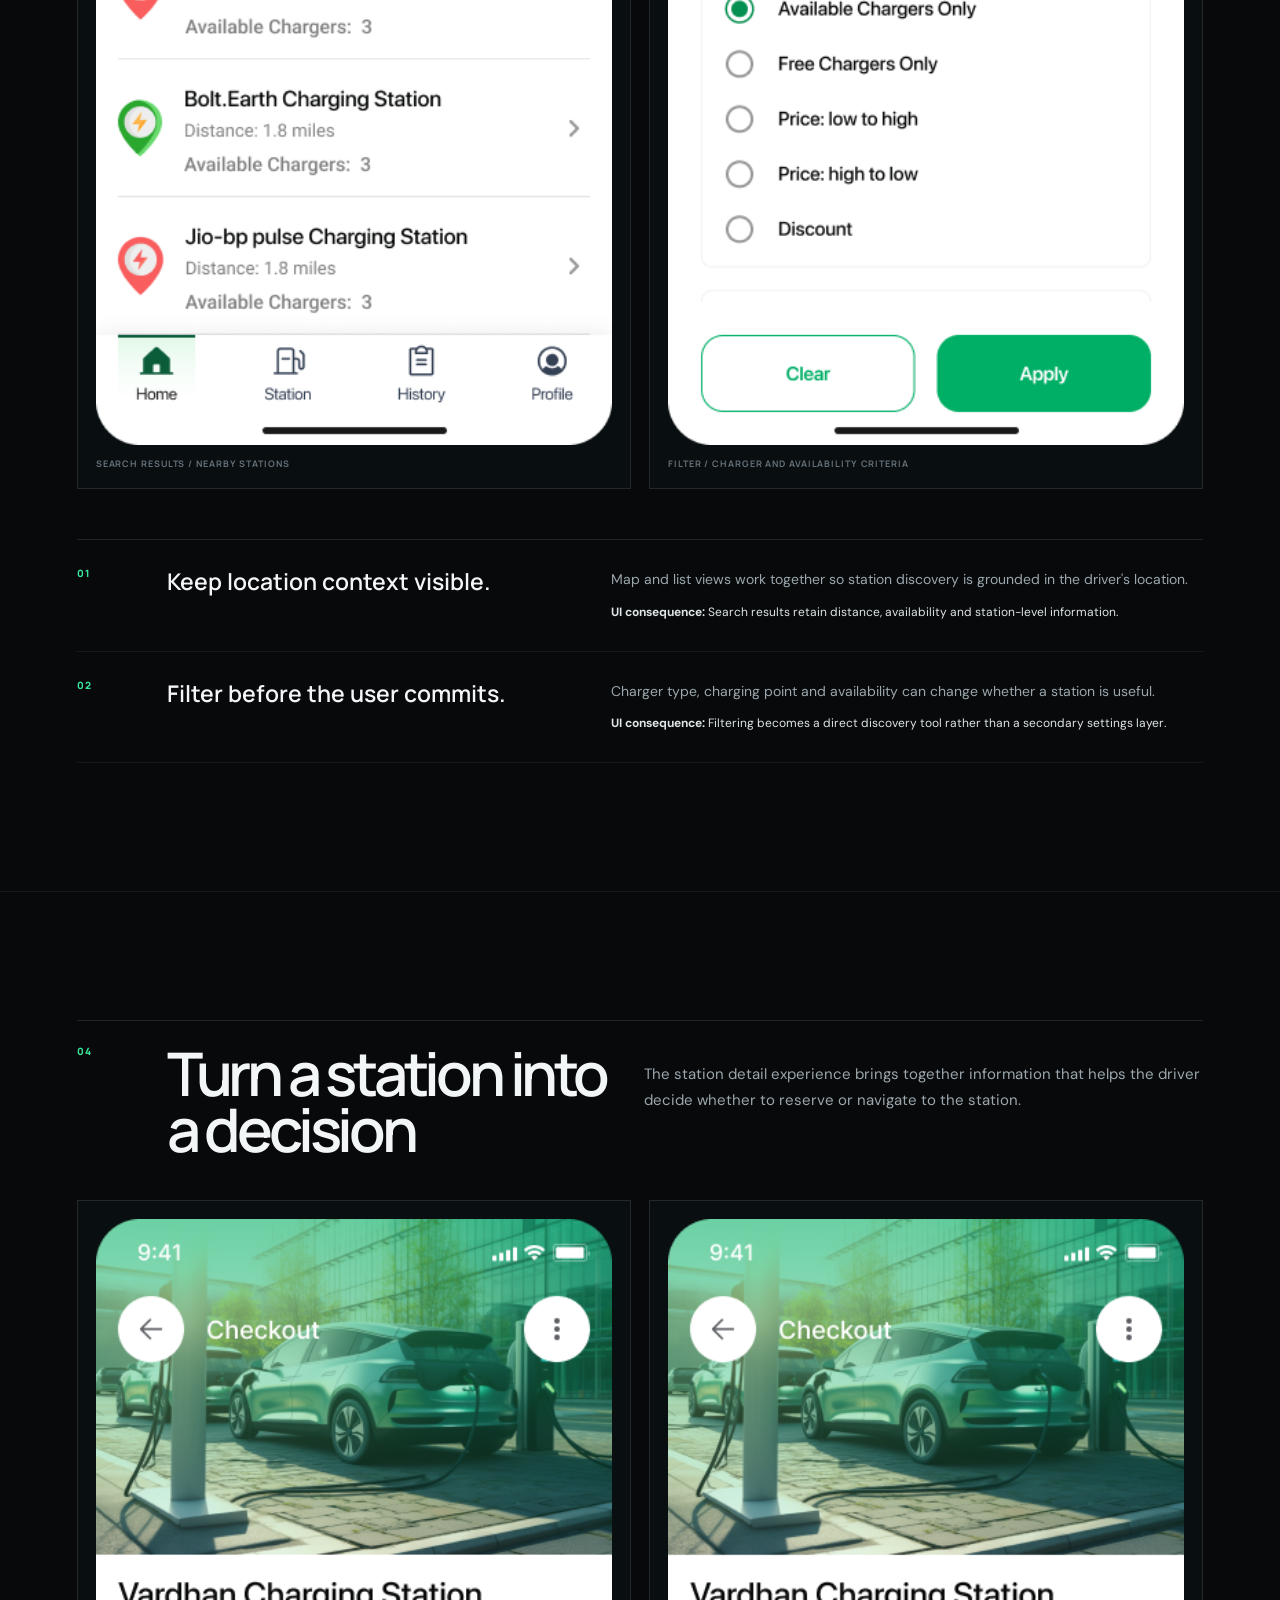
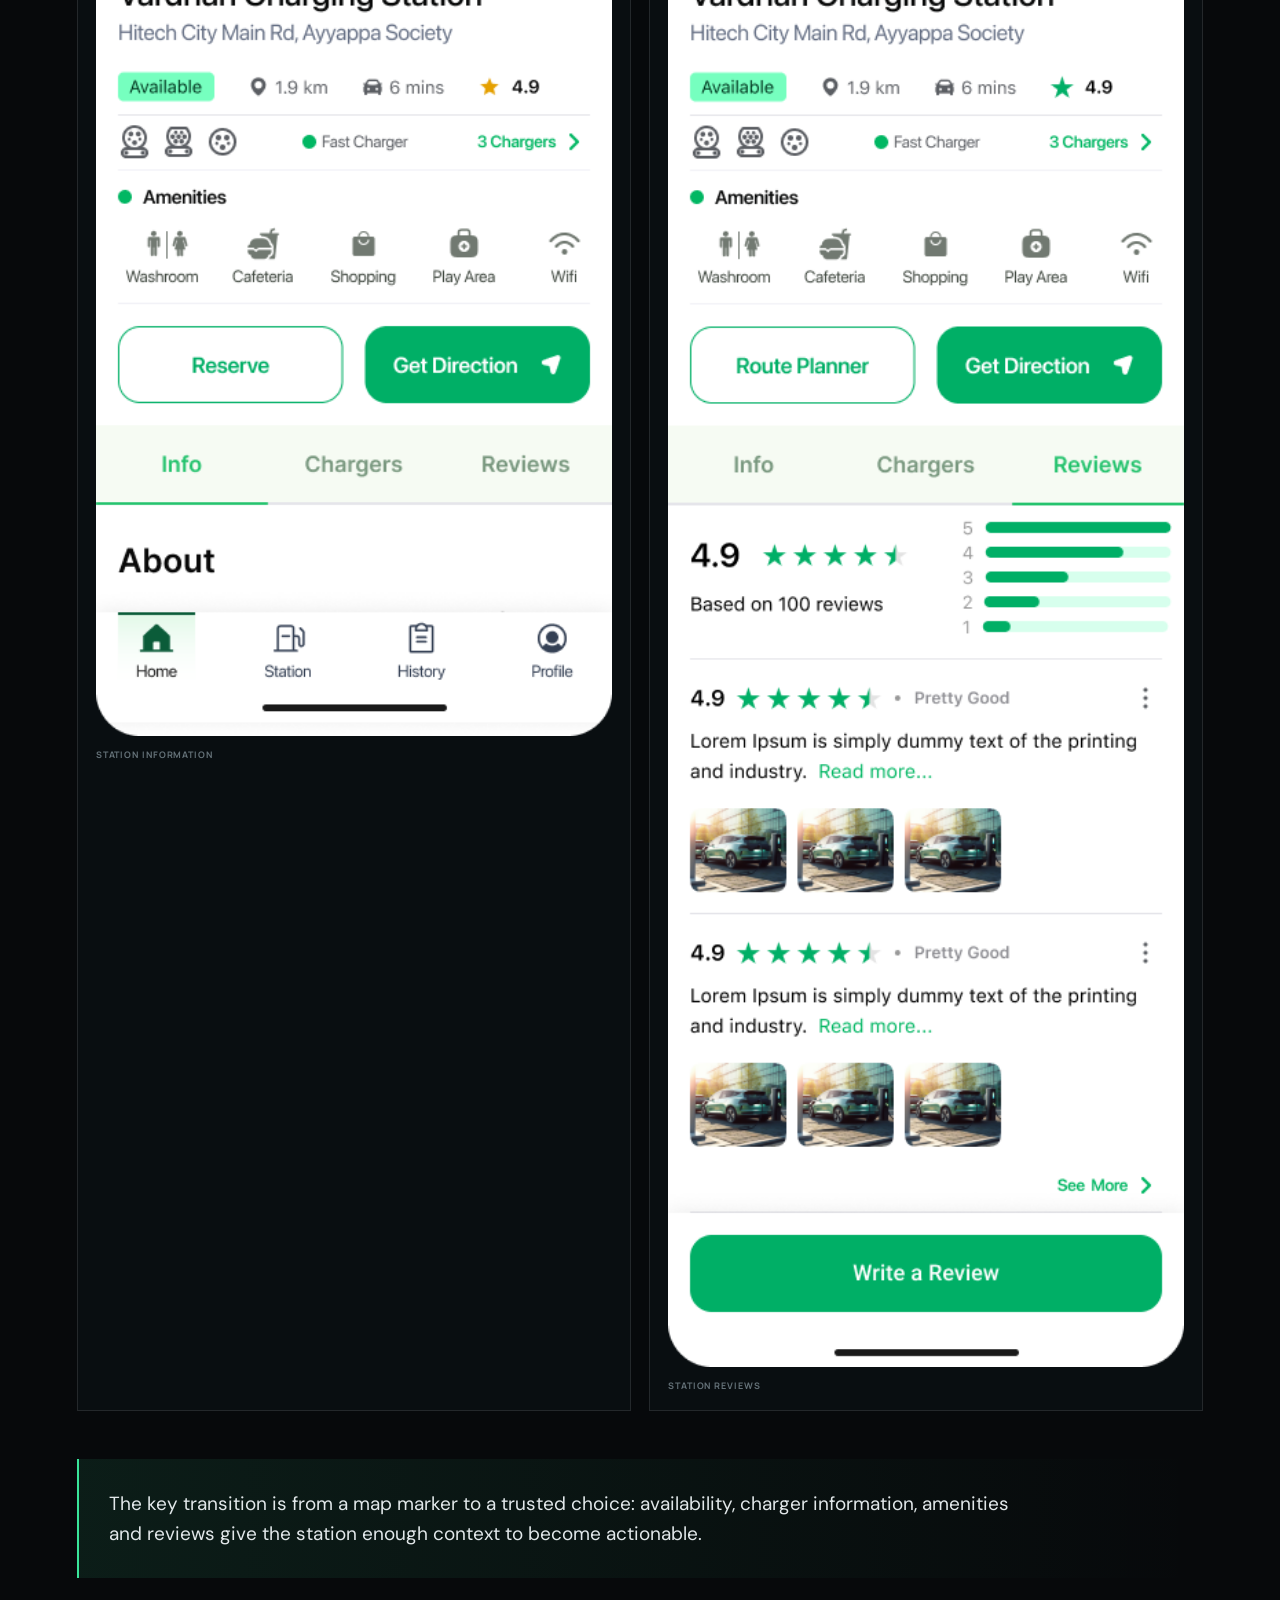
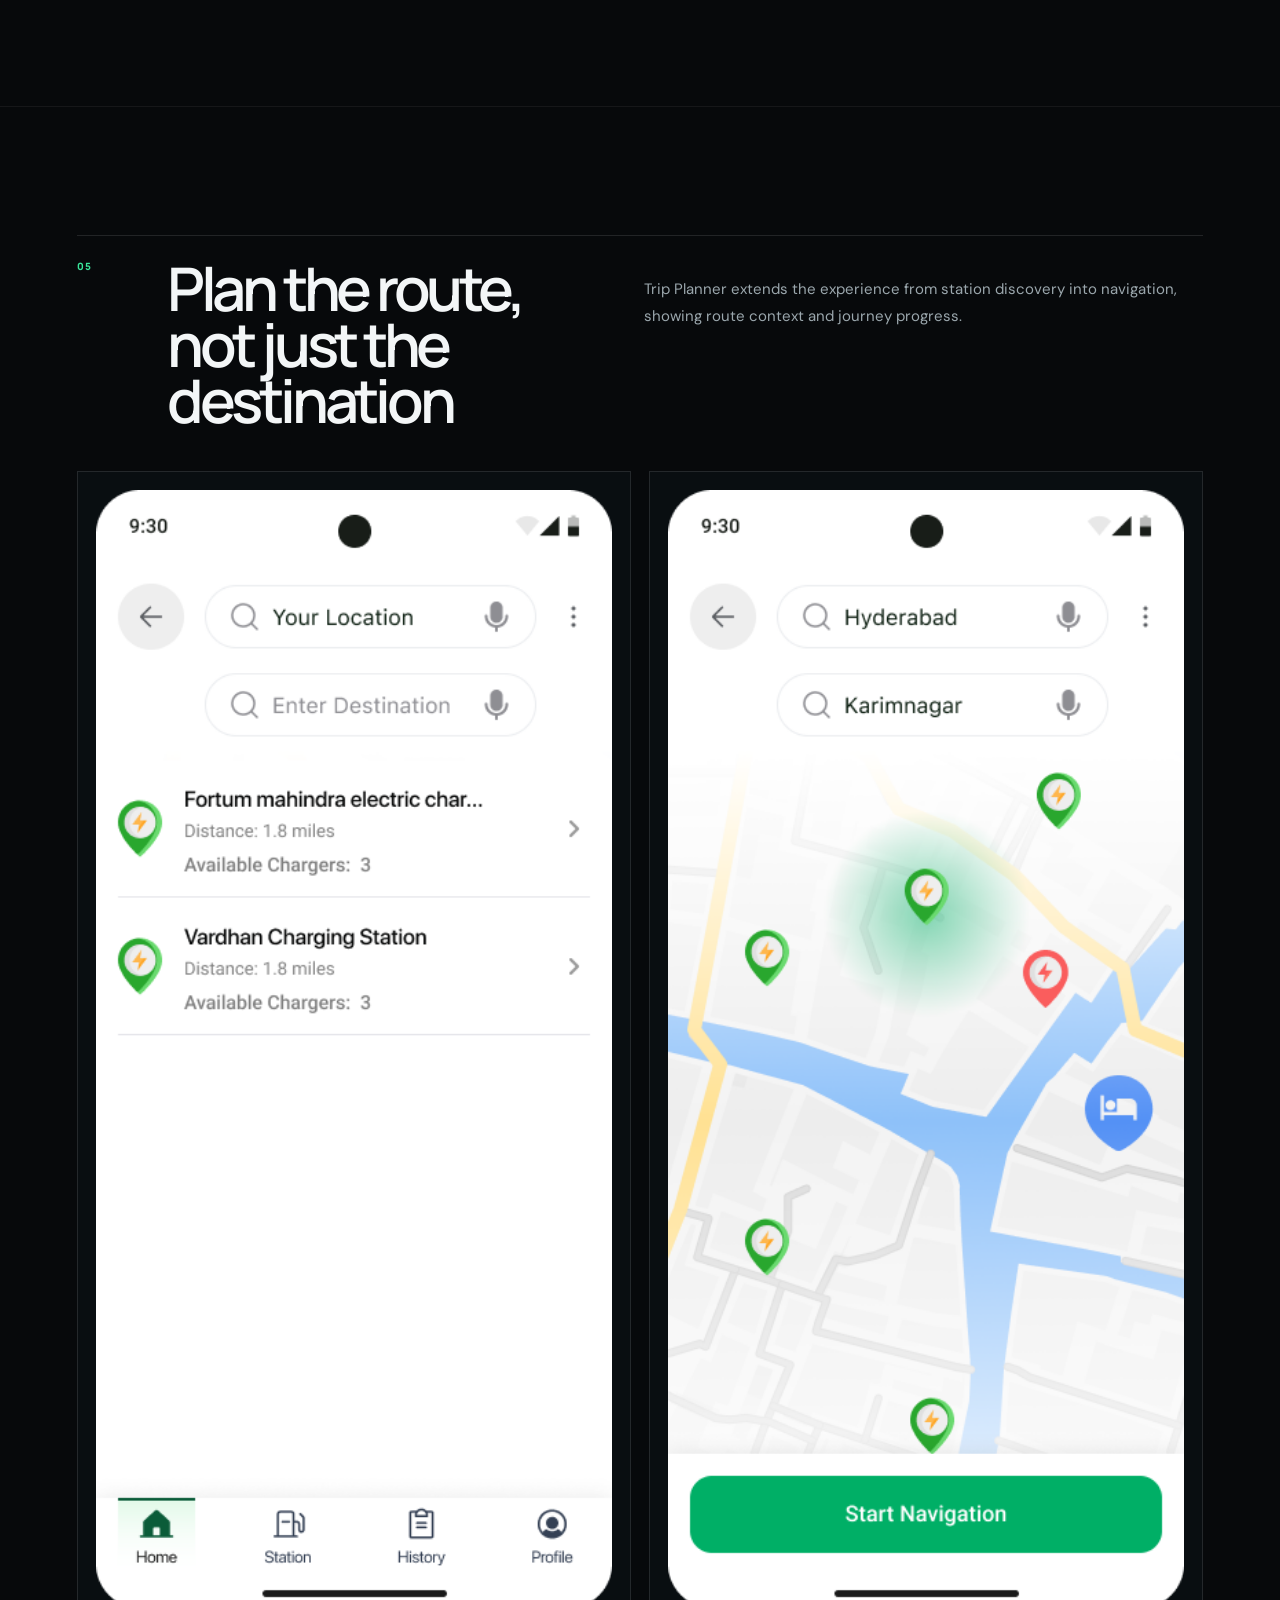
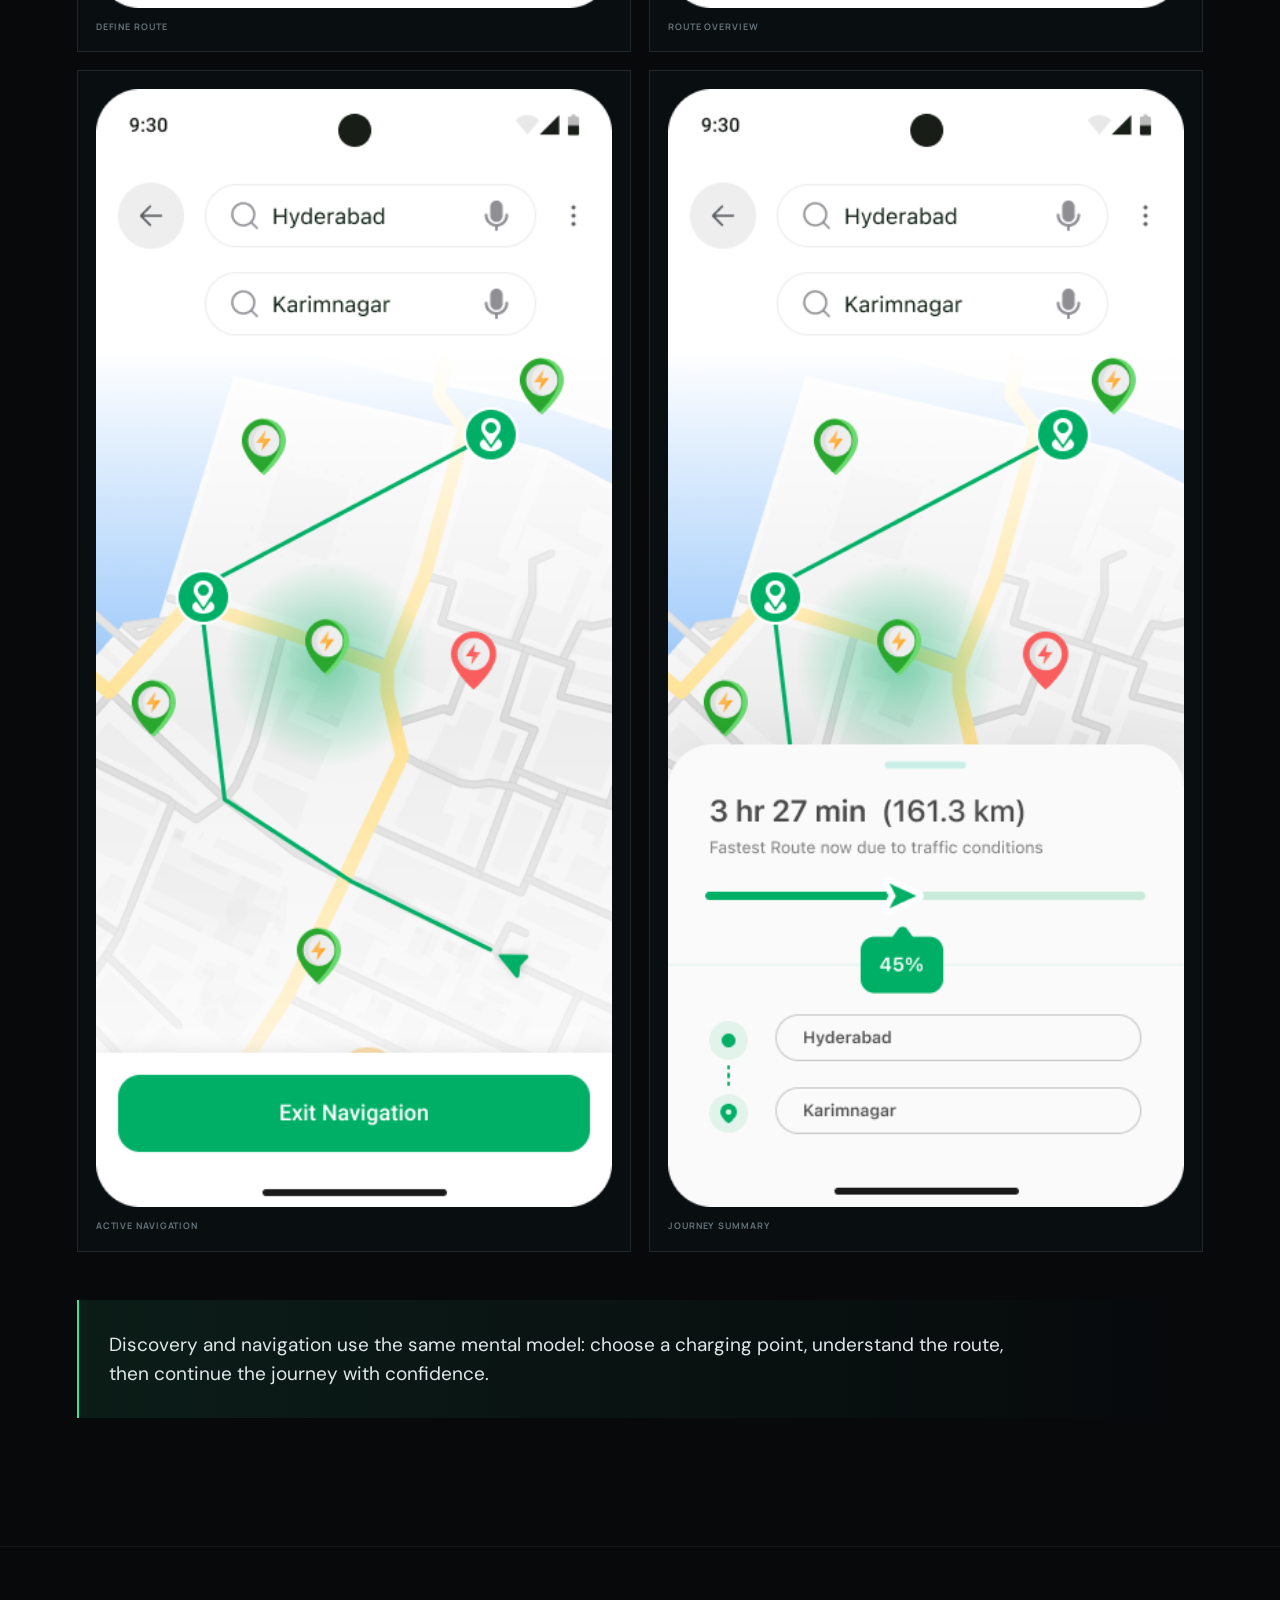
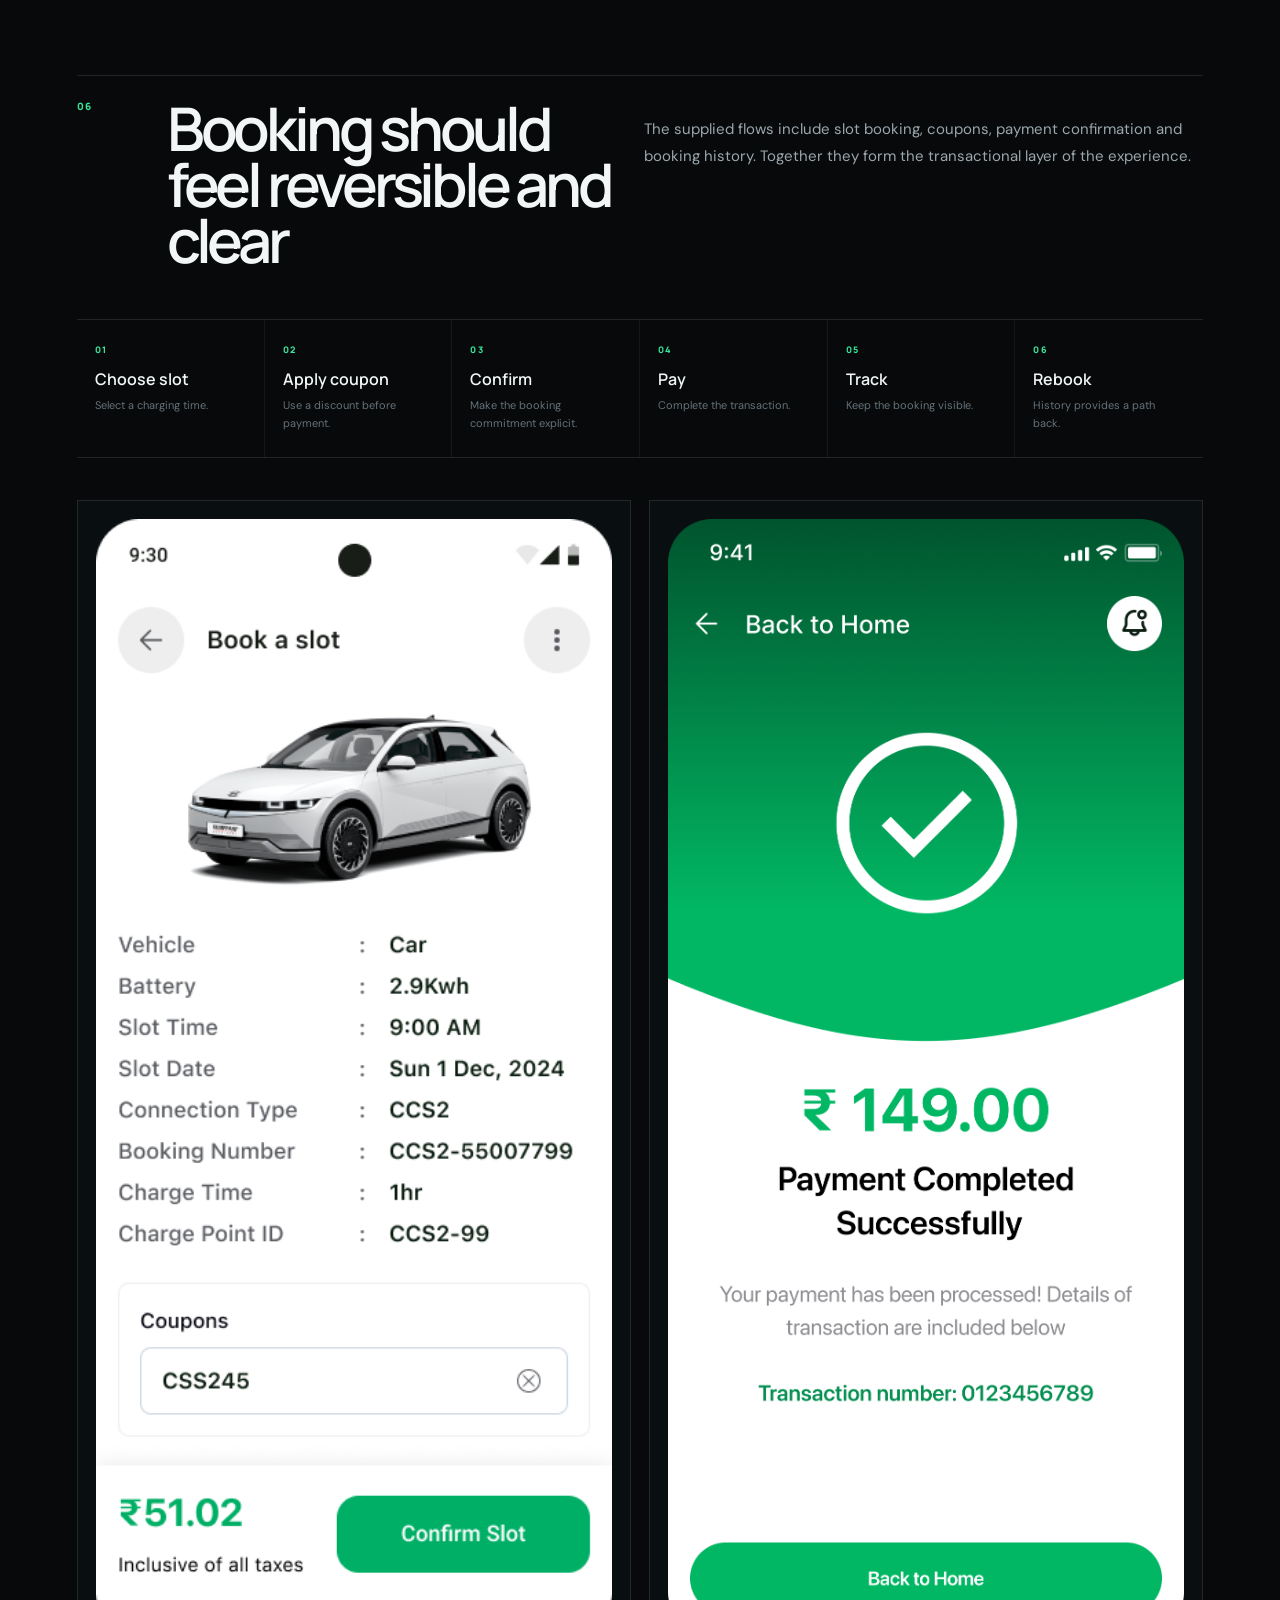
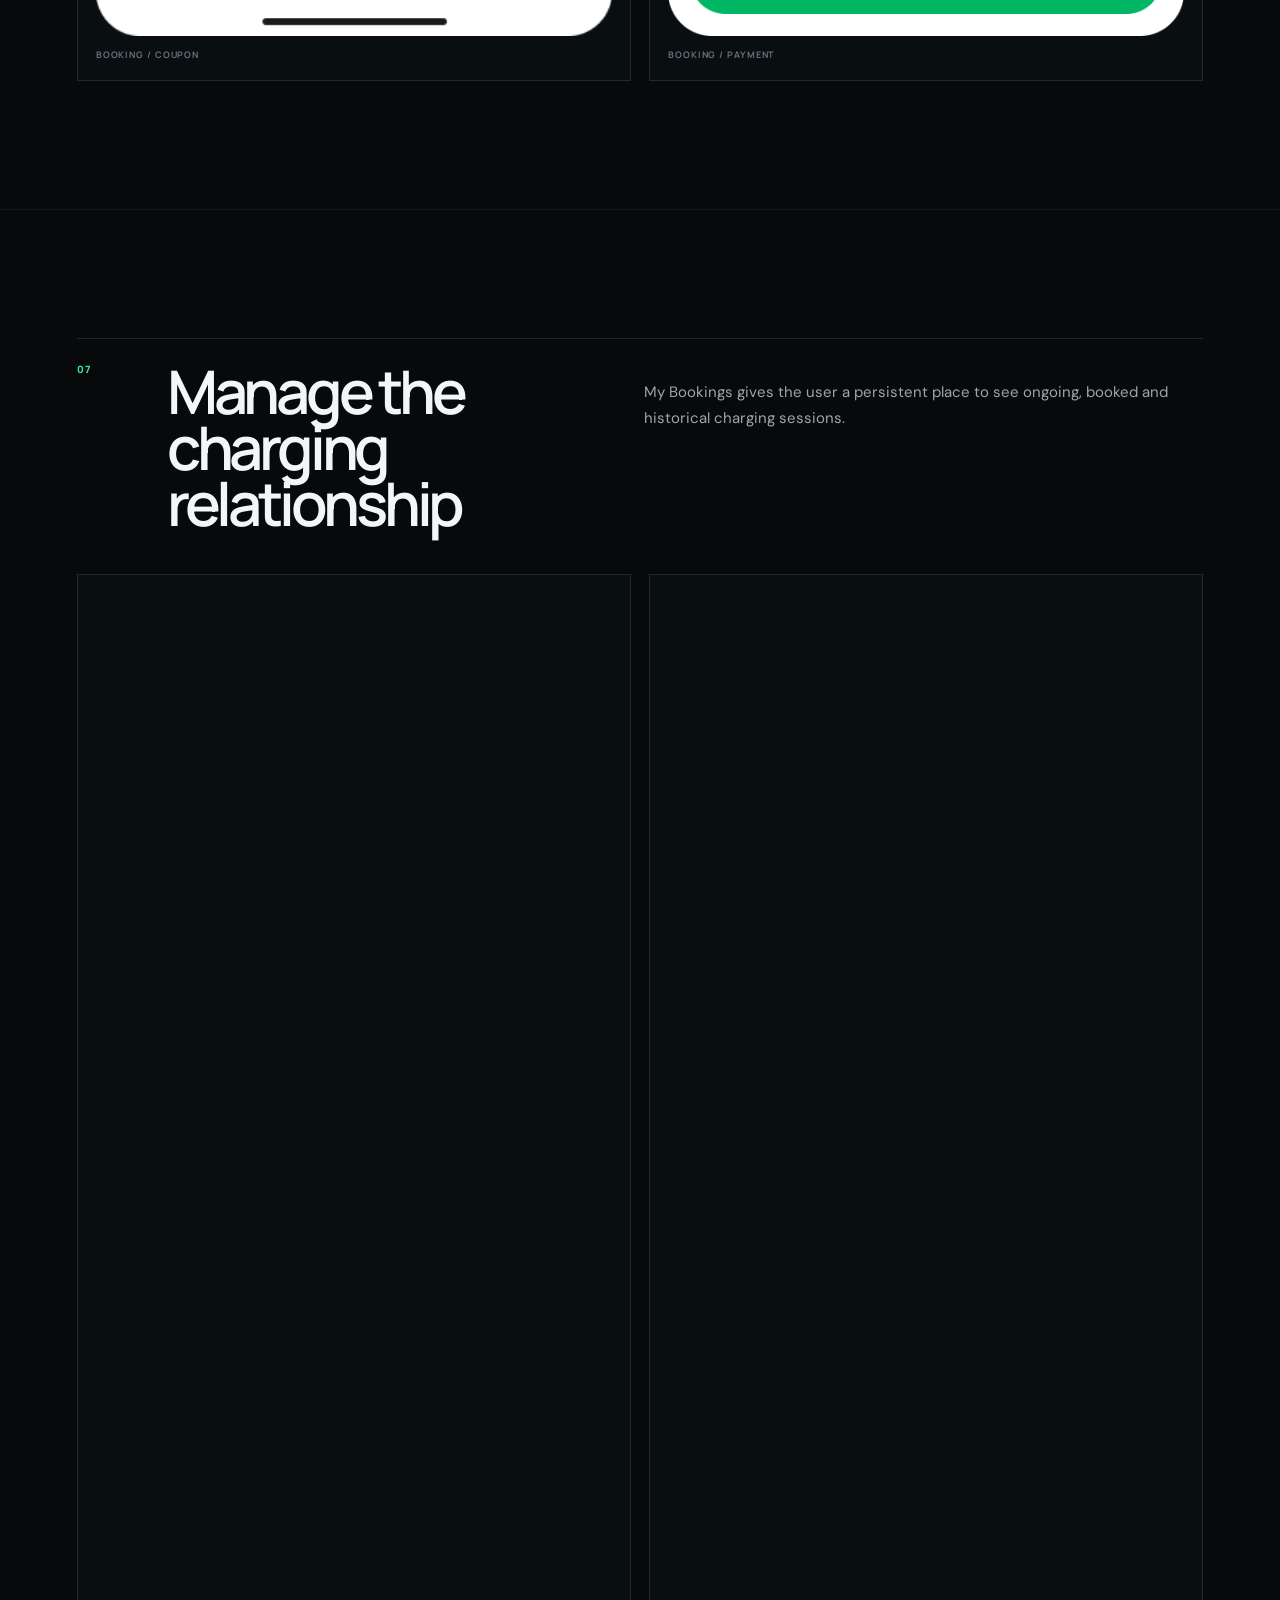
<file: work/ev-charging-station-finder.html>
<!doctype html>
<html lang="en">
  <head>
    <meta charset="utf-8" />
    <meta name="viewport" content="width=device-width,initial-scale=1" />
    <meta
      name="description"
      content="EV Charging Station Finder — Laxminarayana Avula product design case study"
    />
    <title>EV Charging Station Finder — Laxminarayana Avula</title>
    <link rel="preconnect" href="https://fonts.googleapis.com" />
    <link rel="preconnect" href="https://fonts.gstatic.com" crossorigin />
    <link
      href="https://fonts.googleapis.com/css2?family=DM+Sans:wght@400;500;600;700&family=Manrope:wght@500;600;700;800&display=swap"
      rel="stylesheet"
    />
    <link rel="stylesheet" href="ev.css" />
  </head>
  <body>
    <a class="skip" href="#main">Skip to content</a>
    <header class="nav">
      <a class="brand" href="../index.html" aria-label="Back to portfolio"
        >LA<span>.</span></a
      >
      <nav class="navlinks" aria-label="Case study navigation">
        <a href="../index.html#work">Work</a
        ><a href="../index.html#about">About</a
        ><a href="../index.html#contact">Contact</a>
      </nav>
    </header>
    <main id="main">
      <section class="hero">
        <div class="wrap">
          <div class="hero-grid">
            <div>
              <div class="kicker">06 / MOBILITY · EV · PRODUCT DESIGN</div>
              <h1>EV Charging<br />Station Finder</h1>
              <p class="lede">
                Designing a mobile experience that helps EV drivers discover
                charging stations, evaluate availability, plan a route, book a
                charging slot and manage the journey.
              </p>
            </div>
            <dl class="meta">
              <div>
                <dt>Role</dt>
                <dd>Product Designer</dd>
              </div>
              <div>
                <dt>Scope</dt>
                <dd>Mobile app experience</dd>
              </div>
              <div>
                <dt>Focus</dt>
                <dd>Discovery · Booking · Navigation</dd>
              </div>
              <div>
                <dt>Core journey</dt>
                <dd>Find → Evaluate → Plan → Charge</dd>
              </div>
            </dl>
          </div>
          <figure class="hero-img">
            <img decoding="async"
              src="../assets/work/ev-charging-featured-portfolio.png"
              alt="EV charging station finder mobile product presented as a premium dual-phone showcase"
            />
          </figure>
        </div>
      </section>

      <section class="section">
        <div class="wrap">
          <div class="section-head">
            <div class="num">01</div>
            <h2>The product question</h2>
            <p class="section-copy">
              Finding a charging station is only one part of the EV journey. The
              user also needs confidence that the station is relevant,
              available, compatible and reachable before committing to a
              charging session.
            </p>
          </div>
          <div class="thesis" style="margin-top: 58px">
            <h2>
              Charging should feel like a <em>planned journey</em>, not a search
              for a pin on a map.
            </h2>
            <div class="section-copy">
              <p>
                The supplied screens show a connected experience across station
                discovery, filtering, station details, route planning, booking,
                payment and booking history. The design opportunity is to
                connect these moments into one understandable journey.
              </p>
            </div>
          </div>
          <div class="cards">
            <article class="card">
              <b>01 / DISCOVER</b>
              <h3>Find nearby stations</h3>
              <p>
                Use location, search and map context to surface relevant
                charging stations.
              </p>
            </article>
            <article class="card">
              <b>02 / EVALUATE</b>
              <h3>Understand the station</h3>
              <p>
                See availability, charger type, charging points, amenities and
                ratings.
              </p>
            </article>
            <article class="card">
              <b>03 / PLAN</b>
              <h3>Build the route</h3>
              <p>
                Move from a station decision into a navigable trip with route
                context.
              </p>
            </article>
            <article class="card">
              <b>04 / COMMIT</b>
              <h3>Book & pay</h3>
              <p>
                Reserve a slot, apply a coupon, pay and retain the booking for
                later management.
              </p>
            </article>
          </div>
        </div>
      </section>

      <section class="section">
        <div class="wrap">
          <div class="section-head">
            <div class="num">02</div>
            <h2>One journey, multiple decision points</h2>
            <p class="section-copy">
              The screens reveal a product that supports both quick discovery
              and deliberate planning.
            </p>
          </div>
          <div class="flow">
            <article class="step">
              <div class="n">01 / LOCATE</div>
              <h3>Enable location</h3>
              <p>Establish the driver's current context.</p>
            </article>
            <article class="step">
              <div class="n">02 / SEARCH</div>
              <h3>Find stations</h3>
              <p>Search nearby or enter a location.</p>
            </article>
            <article class="step">
              <div class="n">03 / FILTER</div>
              <h3>Narrow choices</h3>
              <p>Charger type, charging point and availability.</p>
            </article>
            <article class="step">
              <div class="n">04 / EVALUATE</div>
              <h3>Inspect</h3>
              <p>Station details, amenities, ratings and reviews.</p>
            </article>
            <article class="step">
              <div class="n">05 / PLAN</div>
              <h3>Navigate</h3>
              <p>Turn the chosen station into a route.</p>
            </article>
            <article class="step">
              <div class="n">06 / BOOK</div>
              <h3>Charge</h3>
              <p>Reserve, pay and manage the session.</p>
            </article>
          </div>
          <figure class="figure">
            <img loading="lazy" decoding="async"
              src="../assets/ev/Home v2.png"
              alt="EV charging station finder home screen showing nearby charging stations on a map"
            />
            <figcaption>
              <span>AUTHENTIC PRODUCT SCREEN</span
              ><span>Station discovery / home</span>
            </figcaption>
          </figure>
        </div>
      </section>

      <section class="section">
        <div class="wrap">
          <div class="section-head">
            <div class="num">03</div>
            <h2>Make station discovery actionable</h2>
            <p class="section-copy">
              The home experience combines a searchable station list, map
              context and visible availability so the user can move from
              “where?” to “which one?” quickly.
            </p>
          </div>
          <div class="pair">
            <figure>
              <img loading="lazy" decoding="async"
                src="../assets/ev/Search results.png"
                alt="EV charging station search results list"
              />
              <figcaption>Search results / nearby stations</figcaption>
            </figure>
            <figure>
              <img loading="lazy" decoding="async"
                src="../assets/ev/Filter.png"
                alt="EV charging station filter interface"
              />
              <figcaption>
                Filter / charger and availability criteria
              </figcaption>
            </figure>
          </div>
          <div class="decision-list">
            <article class="decision">
              <div class="num">01</div>
              <h3>Keep location context visible.</h3>
              <div>
                <p>
                  Map and list views work together so station discovery is
                  grounded in the driver's location.
                </p>
                <p class="result">
                  <strong>UI consequence:</strong> Search results retain
                  distance, availability and station-level information.
                </p>
              </div>
            </article>
            <article class="decision">
              <div class="num">02</div>
              <h3>Filter before the user commits.</h3>
              <div>
                <p>
                  Charger type, charging point and availability can change
                  whether a station is useful.
                </p>
                <p class="result">
                  <strong>UI consequence:</strong> Filtering becomes a direct
                  discovery tool rather than a secondary settings layer.
                </p>
              </div>
            </article>
          </div>
        </div>
      </section>

      <section class="section">
        <div class="wrap">
          <div class="section-head">
            <div class="num">04</div>
            <h2>Turn a station into a decision</h2>
            <p class="section-copy">
              The station detail experience brings together information that
              helps the driver decide whether to reserve or navigate to the
              station.
            </p>
          </div>
          <div class="pair">
            <figure>
              <img loading="lazy" decoding="async"
                src="../assets/ev/Station details_Info.png"
                alt="EV charging station details information screen"
              />
              <figcaption>Station information</figcaption>
            </figure>
            <figure>
              <img loading="lazy" decoding="async"
                src="../assets/ev/Station details_Reviews.png"
                alt="EV charging station details reviews screen"
              />
              <figcaption>Station reviews</figcaption>
            </figure>
          </div>
          <div class="quote">
            <p>
              The key transition is from a map marker to a trusted choice:
              availability, charger information, amenities and reviews give the
              station enough context to become actionable.
            </p>
          </div>
        </div>
      </section>

      <section class="section">
        <div class="wrap">
          <div class="section-head">
            <div class="num">05</div>
            <h2>Plan the route, not just the destination</h2>
            <p class="section-copy">
              Trip Planner extends the experience from station discovery into
              navigation, showing route context and journey progress.
            </p>
          </div>
          <div class="pair">
            <figure>
              <img loading="lazy" decoding="async"
                src="../assets/ev/Trip planner-1.png"
                alt="EV trip planner starting point and destination"
              />
              <figcaption>Define route</figcaption>
            </figure>
            <figure>
              <img loading="lazy" decoding="async"
                src="../assets/ev/Trip planner-2.png"
                alt="EV trip planner route map"
              />
              <figcaption>Route overview</figcaption>
            </figure>
            <figure>
              <img loading="lazy" decoding="async"
                src="../assets/ev/Trip planner-3.png"
                alt="EV trip planner active navigation"
              />
              <figcaption>Active navigation</figcaption>
            </figure>
            <figure>
              <img loading="lazy" decoding="async"
                src="../assets/ev/Trip planner-4.png"
                alt="EV trip planner route summary"
              />
              <figcaption>Journey summary</figcaption>
            </figure>
          </div>
          <div class="quote">
            <p>
              Discovery and navigation use the same mental model: choose a
              charging point, understand the route, then continue the journey
              with confidence.
            </p>
          </div>
        </div>
      </section>

      <section class="section">
        <div class="wrap">
          <div class="section-head">
            <div class="num">06</div>
            <h2>Booking should feel reversible and clear</h2>
            <p class="section-copy">
              The supplied flows include slot booking, coupons, payment
              confirmation and booking history. Together they form the
              transactional layer of the experience.
            </p>
          </div>
          <div class="flow">
            <article class="step">
              <div class="n">01</div>
              <h3>Choose slot</h3>
              <p>Select a charging time.</p>
            </article>
            <article class="step">
              <div class="n">02</div>
              <h3>Apply coupon</h3>
              <p>Use a discount before payment.</p>
            </article>
            <article class="step">
              <div class="n">03</div>
              <h3>Confirm</h3>
              <p>Make the booking commitment explicit.</p>
            </article>
            <article class="step">
              <div class="n">04</div>
              <h3>Pay</h3>
              <p>Complete the transaction.</p>
            </article>
            <article class="step">
              <div class="n">05</div>
              <h3>Track</h3>
              <p>Keep the booking visible.</p>
            </article>
            <article class="step">
              <div class="n">06</div>
              <h3>Rebook</h3>
              <p>History provides a path back.</p>
            </article>
          </div>
          <div class="pair">
            <figure>
              <img loading="lazy" decoding="async"
                src="../assets/ev/Coupons apply.png"
                alt="EV charging coupon application screen"
              />
              <figcaption>Booking / coupon</figcaption>
            </figure>
            <figure>
              <img loading="lazy" decoding="async"
                src="../assets/ev/Payment successful.png"
                alt="EV charging payment successful screen"
              />
              <figcaption>Booking / payment</figcaption>
            </figure>
          </div>
        </div>
      </section>

      <section class="section">
        <div class="wrap">
          <div class="section-head">
            <div class="num">07</div>
            <h2>Manage the charging relationship</h2>
            <p class="section-copy">
              My Bookings gives the user a persistent place to see ongoing,
              booked and historical charging sessions.
            </p>
          </div>
          <div class="pair">
            <figure>
              <img loading="lazy" decoding="async"
                src="../assets/ev/My Bookings-1.png"
                alt="EV charging ongoing booking"
              />
              <figcaption>Ongoing</figcaption>
            </figure>
            <figure>
              <img loading="lazy" decoding="async"
                src="../assets/ev/My Bookings-2.png"
                alt="EV charging booked session"
              />
              <figcaption>Booked</figcaption>
            </figure>
            <figure>
              <img loading="lazy" decoding="async"
                src="../assets/ev/My Bookings-3.png"
                alt="EV charging booking history"
              />
              <figcaption>History</figcaption>
            </figure>
            <figure>
              <img loading="lazy" decoding="async"
                src="../assets/ev/My Bookings.png"
                alt="EV charging booking management screen"
              />
              <figcaption>Management</figcaption>
            </figure>
          </div>
        </div>
      </section>

      <section class="section">
        <div class="wrap">
          <div class="section-head">
            <div class="num">08</div>
            <h2>Design the system around the journey</h2>
            <p class="section-copy">
              Across the supplied screens, recurring patterns connect discovery,
              transaction and navigation into a single product language.
            </p>
          </div>
          <div class="cards">
            <article class="card">
              <b>FOUNDATION</b>
              <h3>Green action language</h3>
              <p>
                Primary actions and positive charging states use a recognizable
                green visual signal.
              </p>
            </article>
            <article class="card">
              <b>COMPONENT</b>
              <h3>Station card</h3>
              <p>
                Availability, distance, rating and charger details create a
                repeatable decision unit.
              </p>
            </article>
            <article class="card">
              <b>PATTERN</b>
              <h3>Map + list</h3>
              <p>
                Spatial context and scannable station information work as
                complementary views.
              </p>
            </article>
            <article class="card">
              <b>EXPERIENCE</b>
              <h3>Find → Charge</h3>
              <p>
                Discovery, planning, booking, payment and history share the same
                product model.
              </p>
            </article>
          </div>
        </div>
      </section>

      <section class="section">
        <div class="wrap">
          <div class="section-head">
            <div class="num">09</div>
            <h2>Contribution & outcome</h2>
            <p class="section-copy">
              The supplied design set demonstrates a complete EV charging
              product journey, from first-run onboarding to station discovery,
              navigation, booking and post-booking management.
            </p>
          </div>
          <div class="outcome" style="margin-top: 58px">
            <div>
              <h2>Make charging easier to find, understand and plan.</h2>
              <p>
                My product-design focus was on connecting the moments that
                matter to an EV driver: discovering the right station,
                understanding whether it fits the journey, planning the route,
                reserving a slot and managing the booking.
              </p>
            </div>
            <div>
              <p><strong>Design contribution</strong></p>
              <ul>
                <li>Station discovery and search</li>
                <li>Map and filter experience</li>
                <li>Station details and reviews</li>
                <li>Trip Planner and navigation</li>
                <li>Booking, coupons and payment</li>
                <li>My Bookings and journey management</li>
              </ul>
            </div>
          </div>
          <div class="quote">
            <p>
              The product becomes more useful when charging is treated as part
              of the journey—not as a destination search in isolation.
            </p>
          </div>
        </div>
      </section>

      <section class="next">
        <div class="wrap">
          <small>NEXT PROJECT</small
          ><a href="../index.html#work"
            ><h2>Explore the rest of the product work ↗</h2></a
          >
        </div>
      </section>
    </main>
    <footer class="footer">
      <span>© 2026 Laxminarayana Avula</span
      ><a href="../index.html">← Back to portfolio</a>
    </footer>
  </body>
</html>
</file>
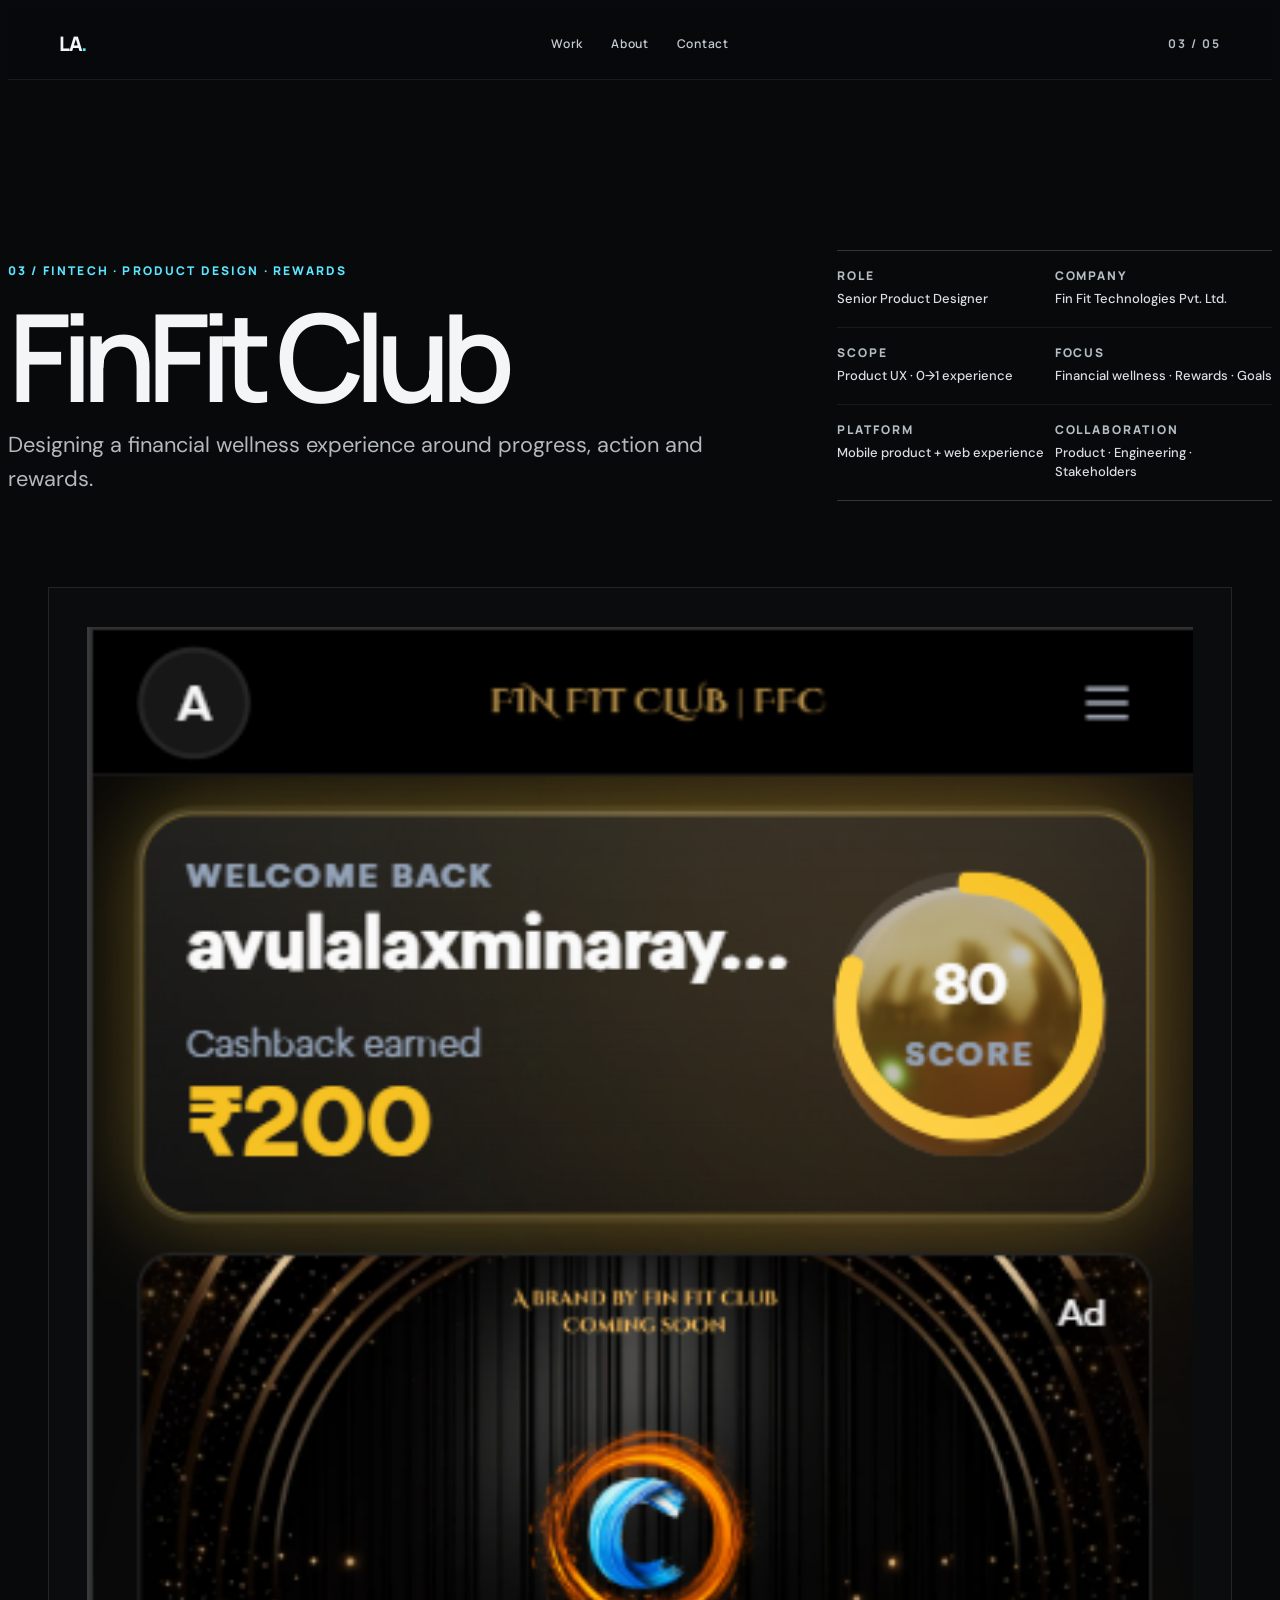
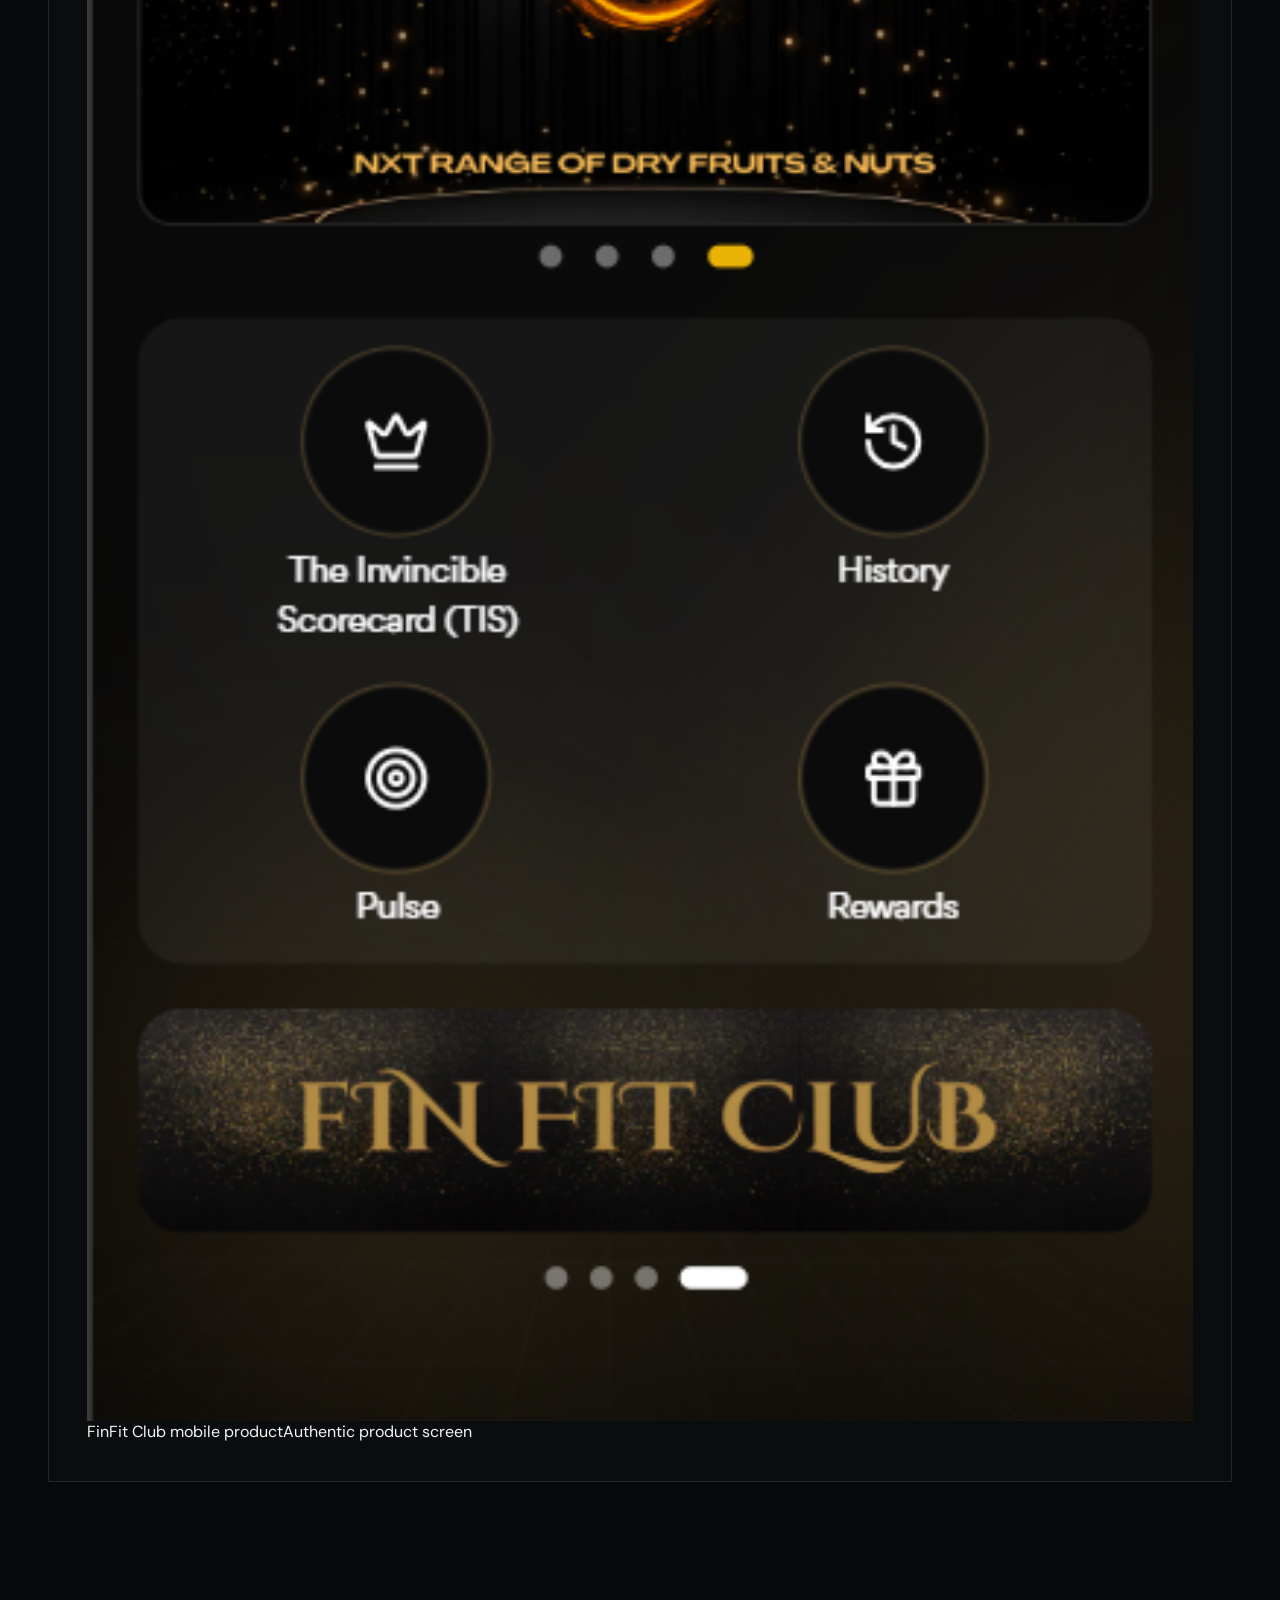
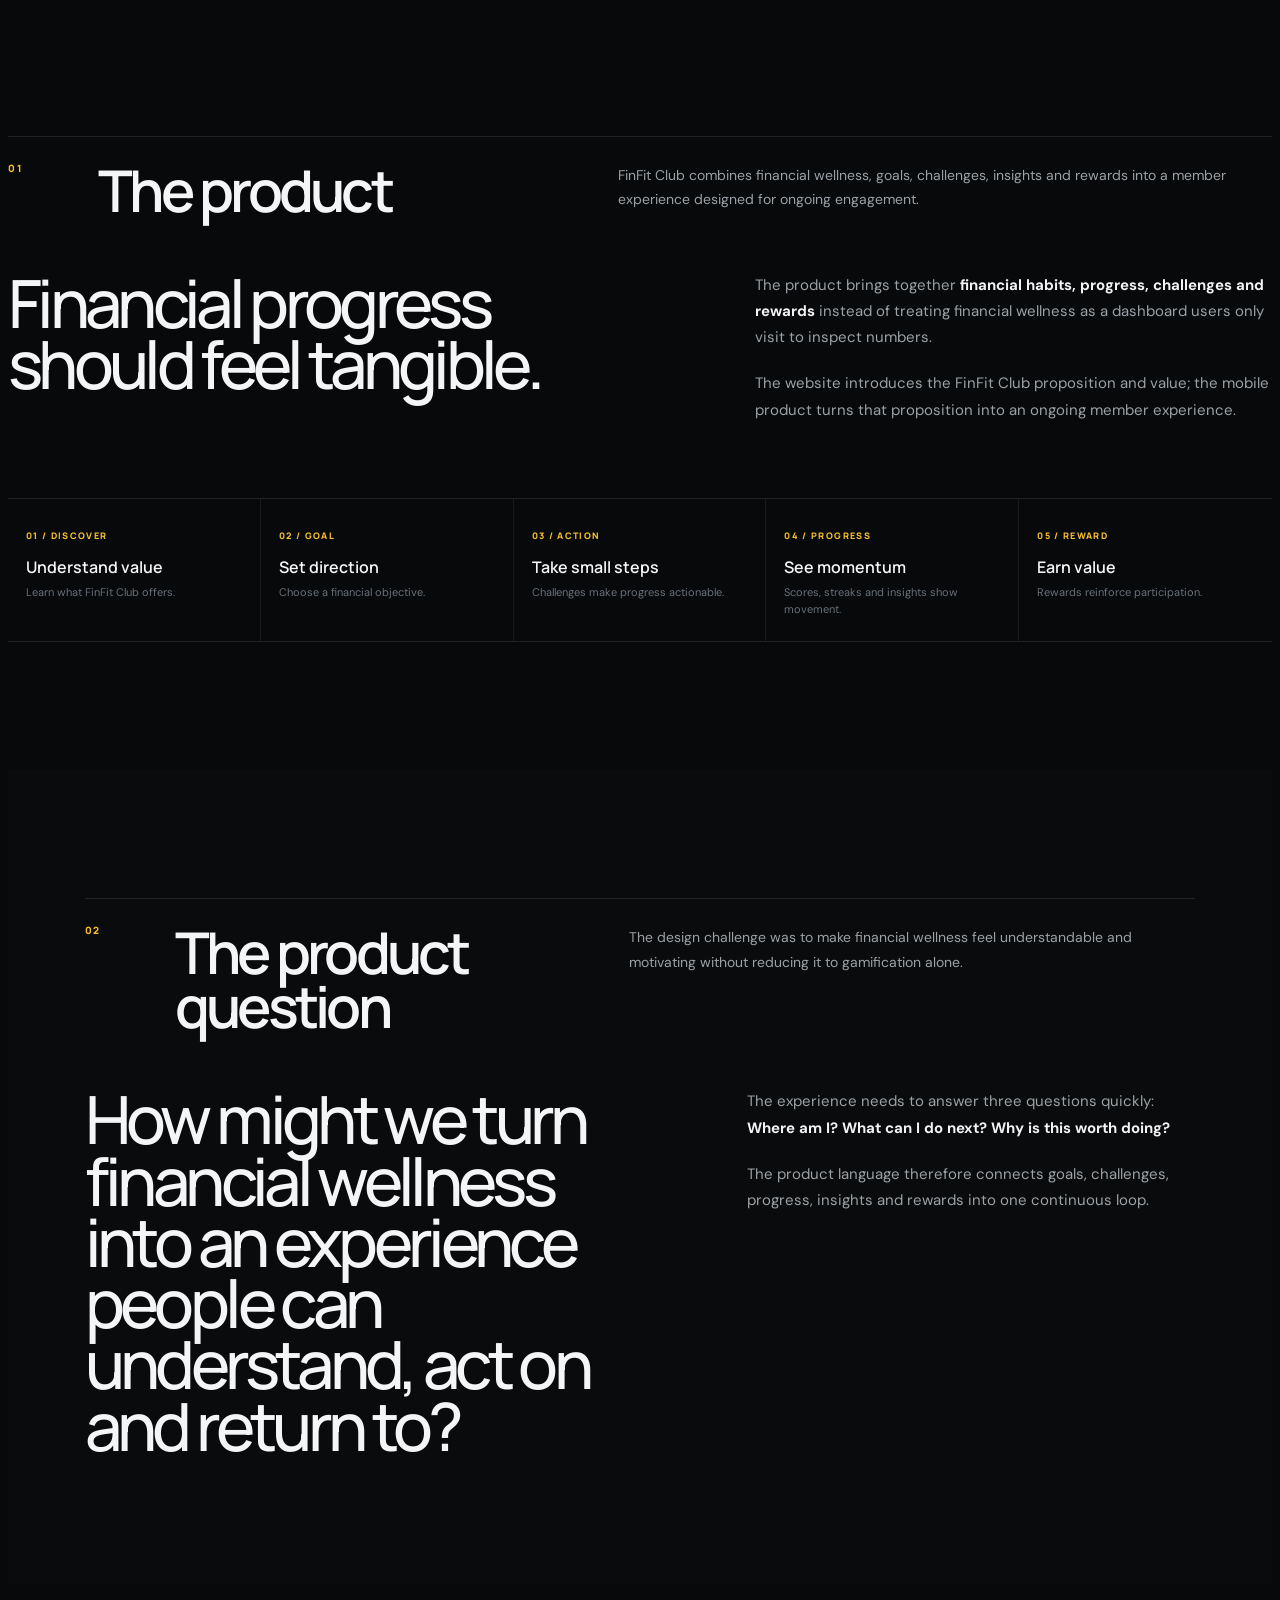
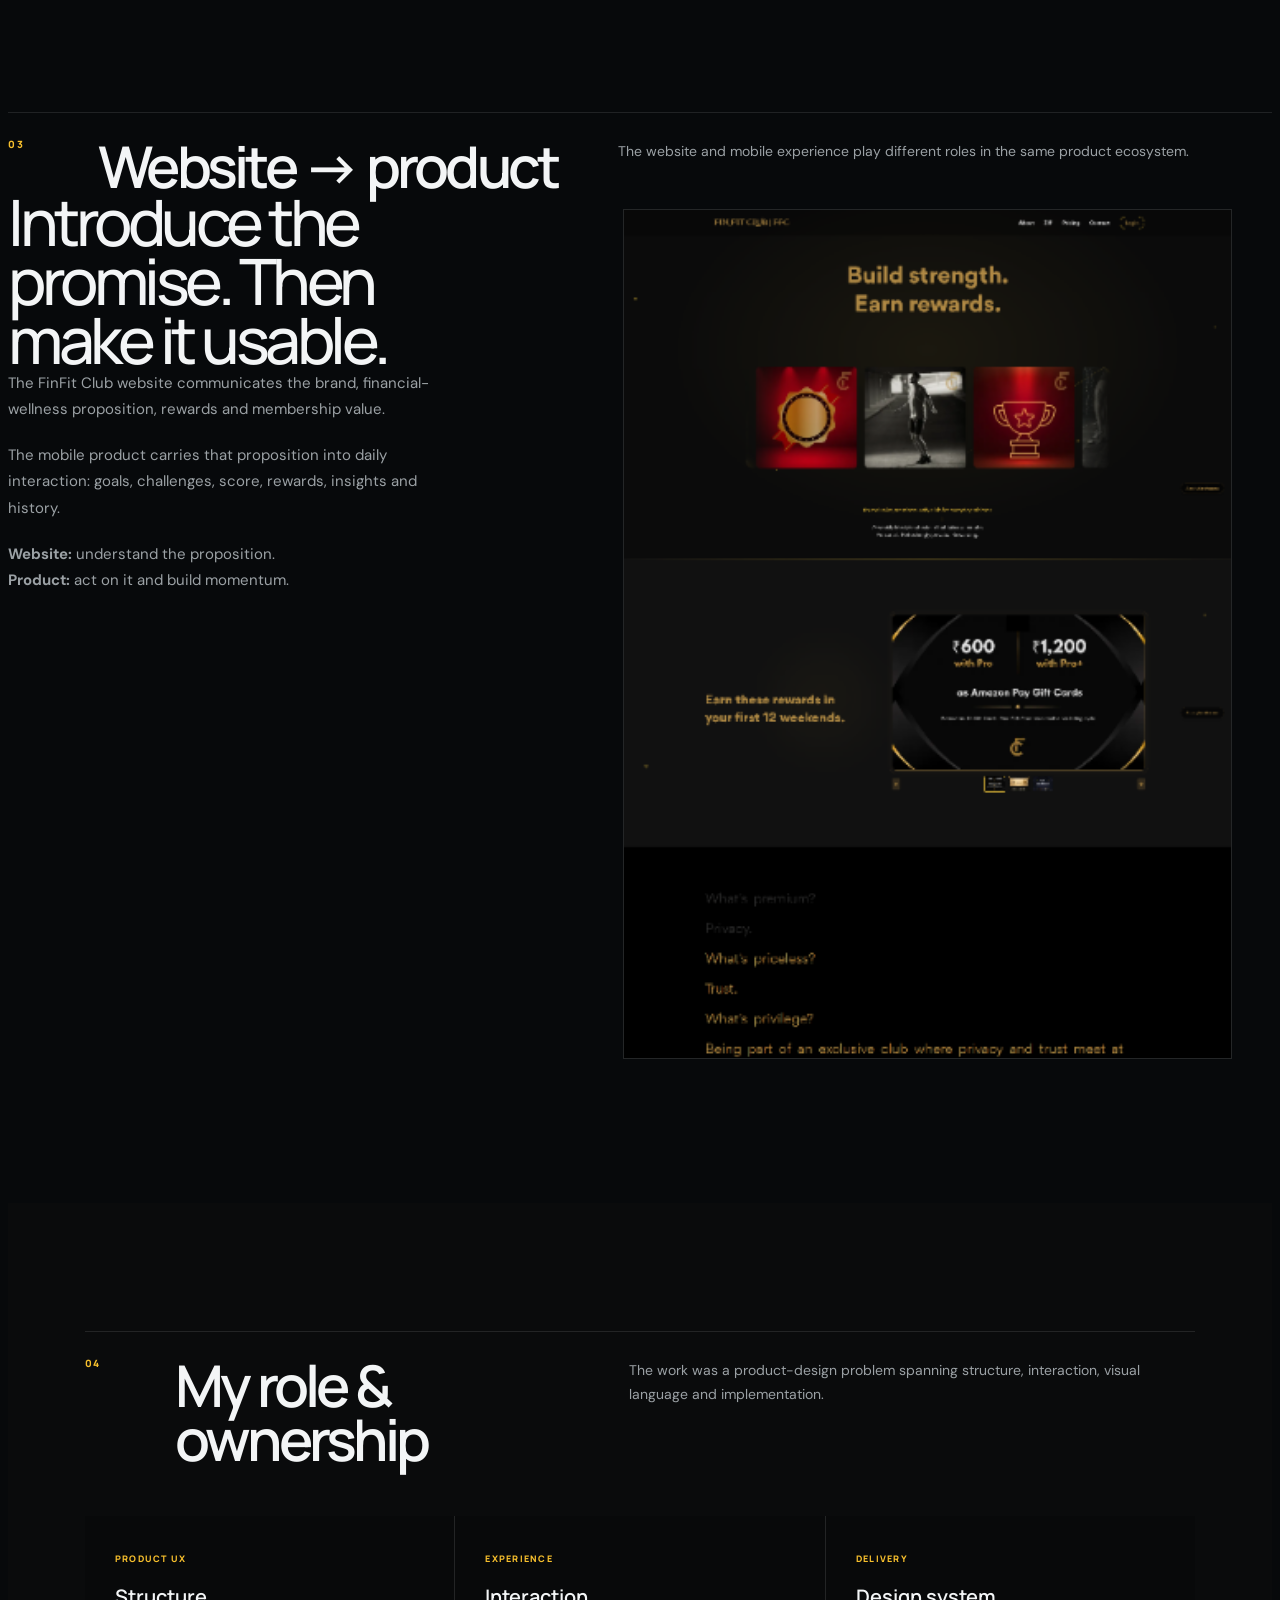
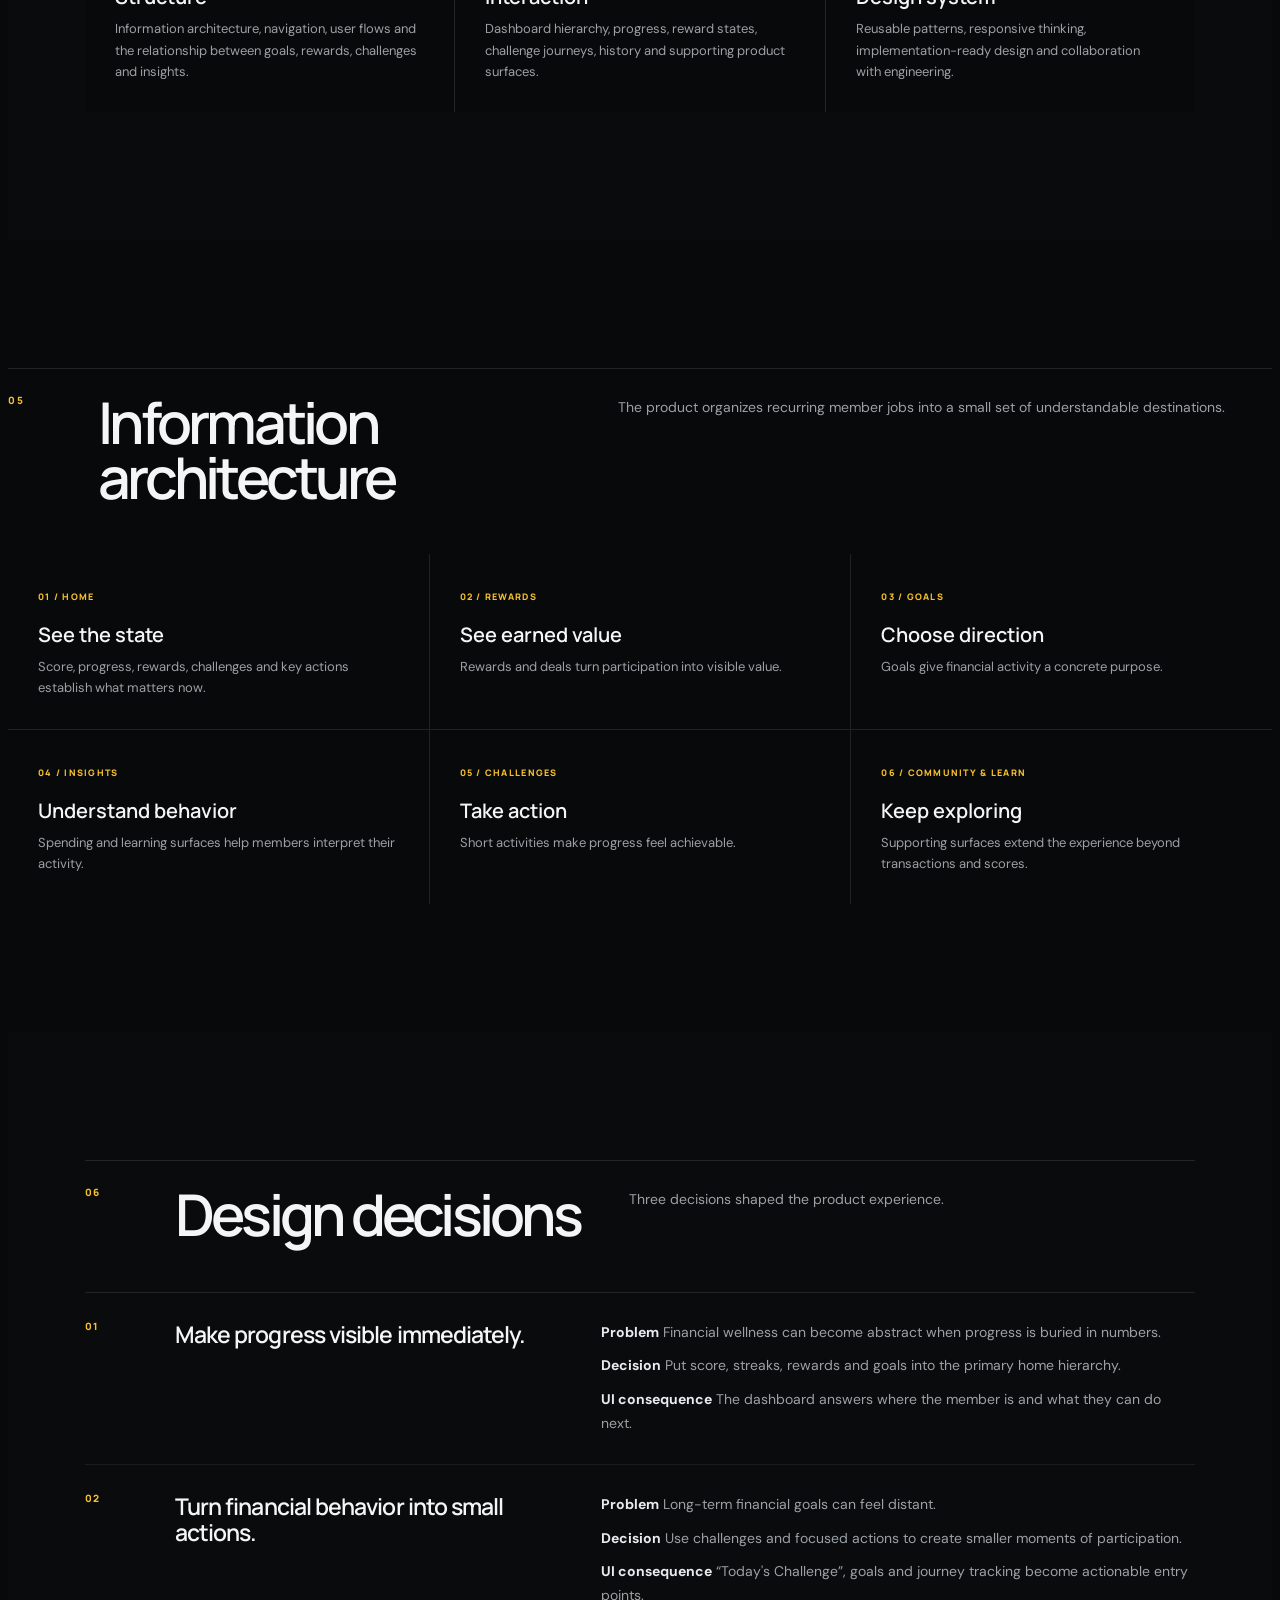
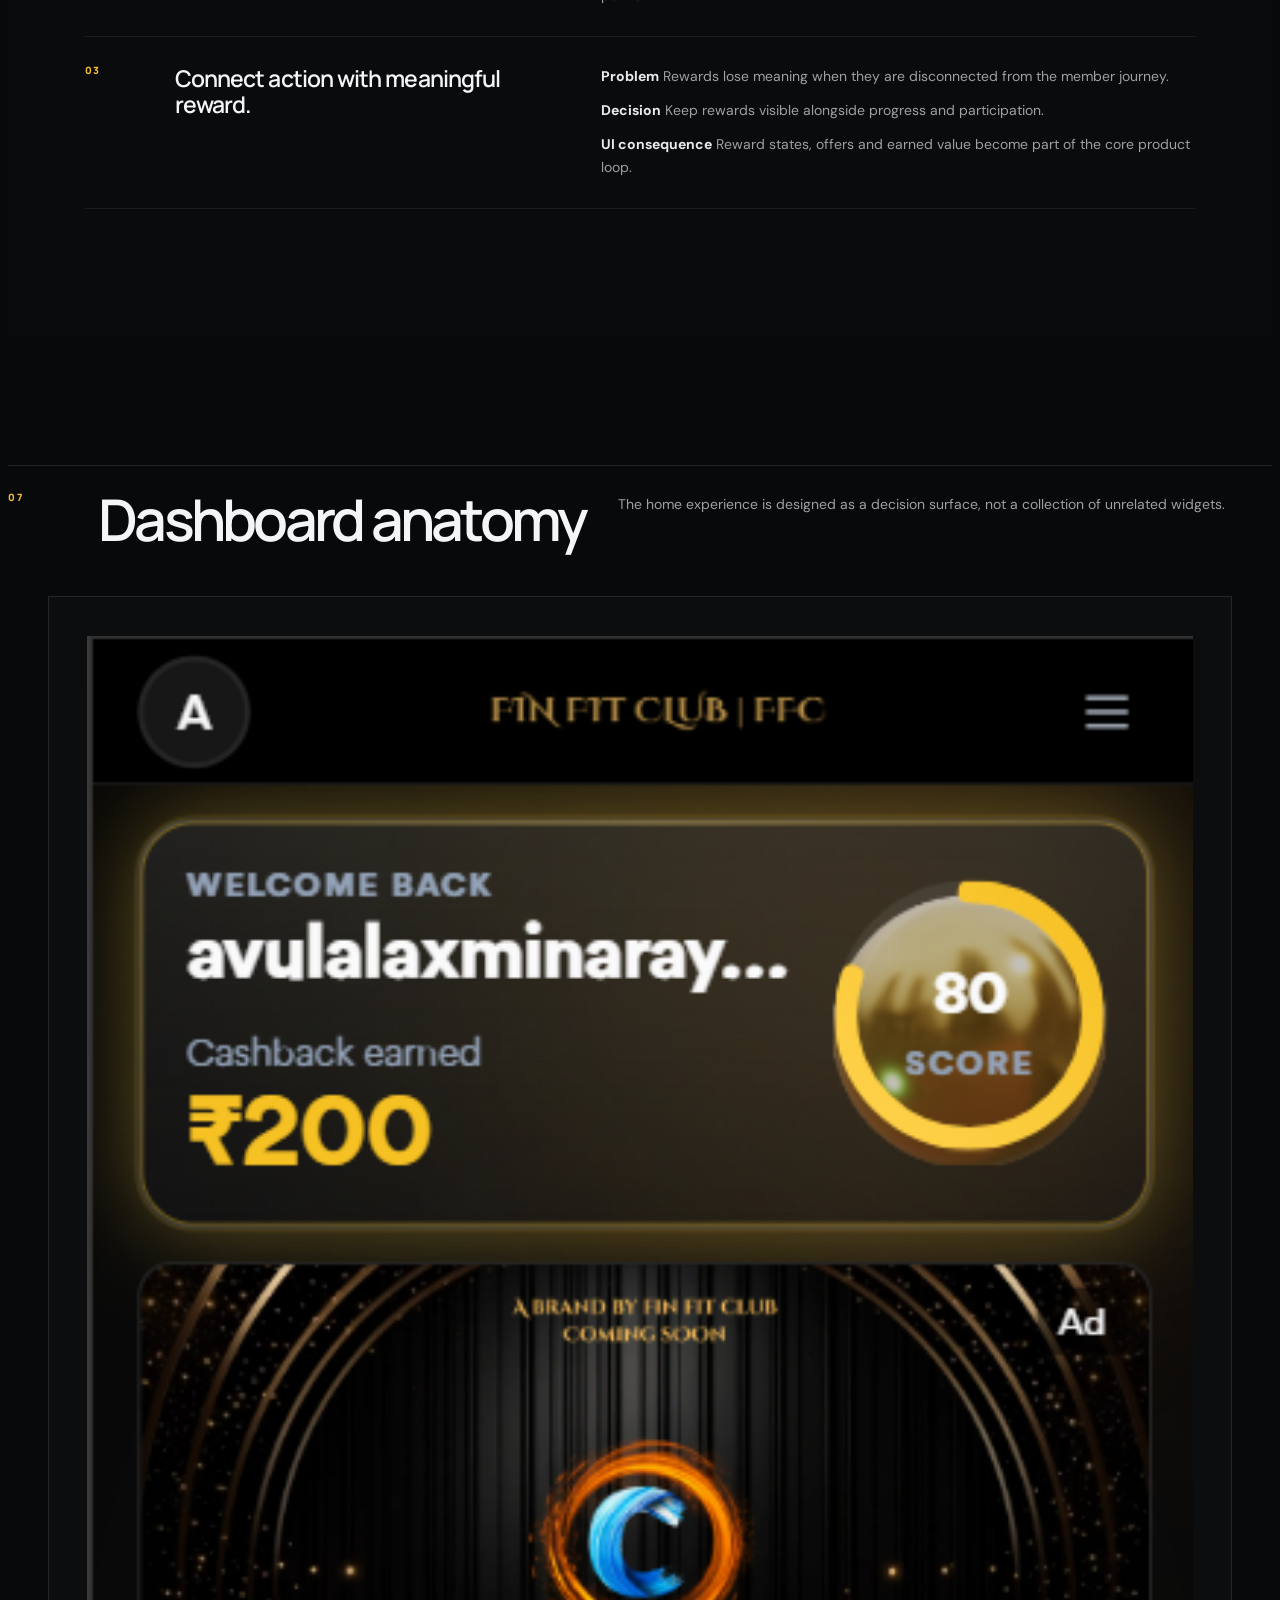
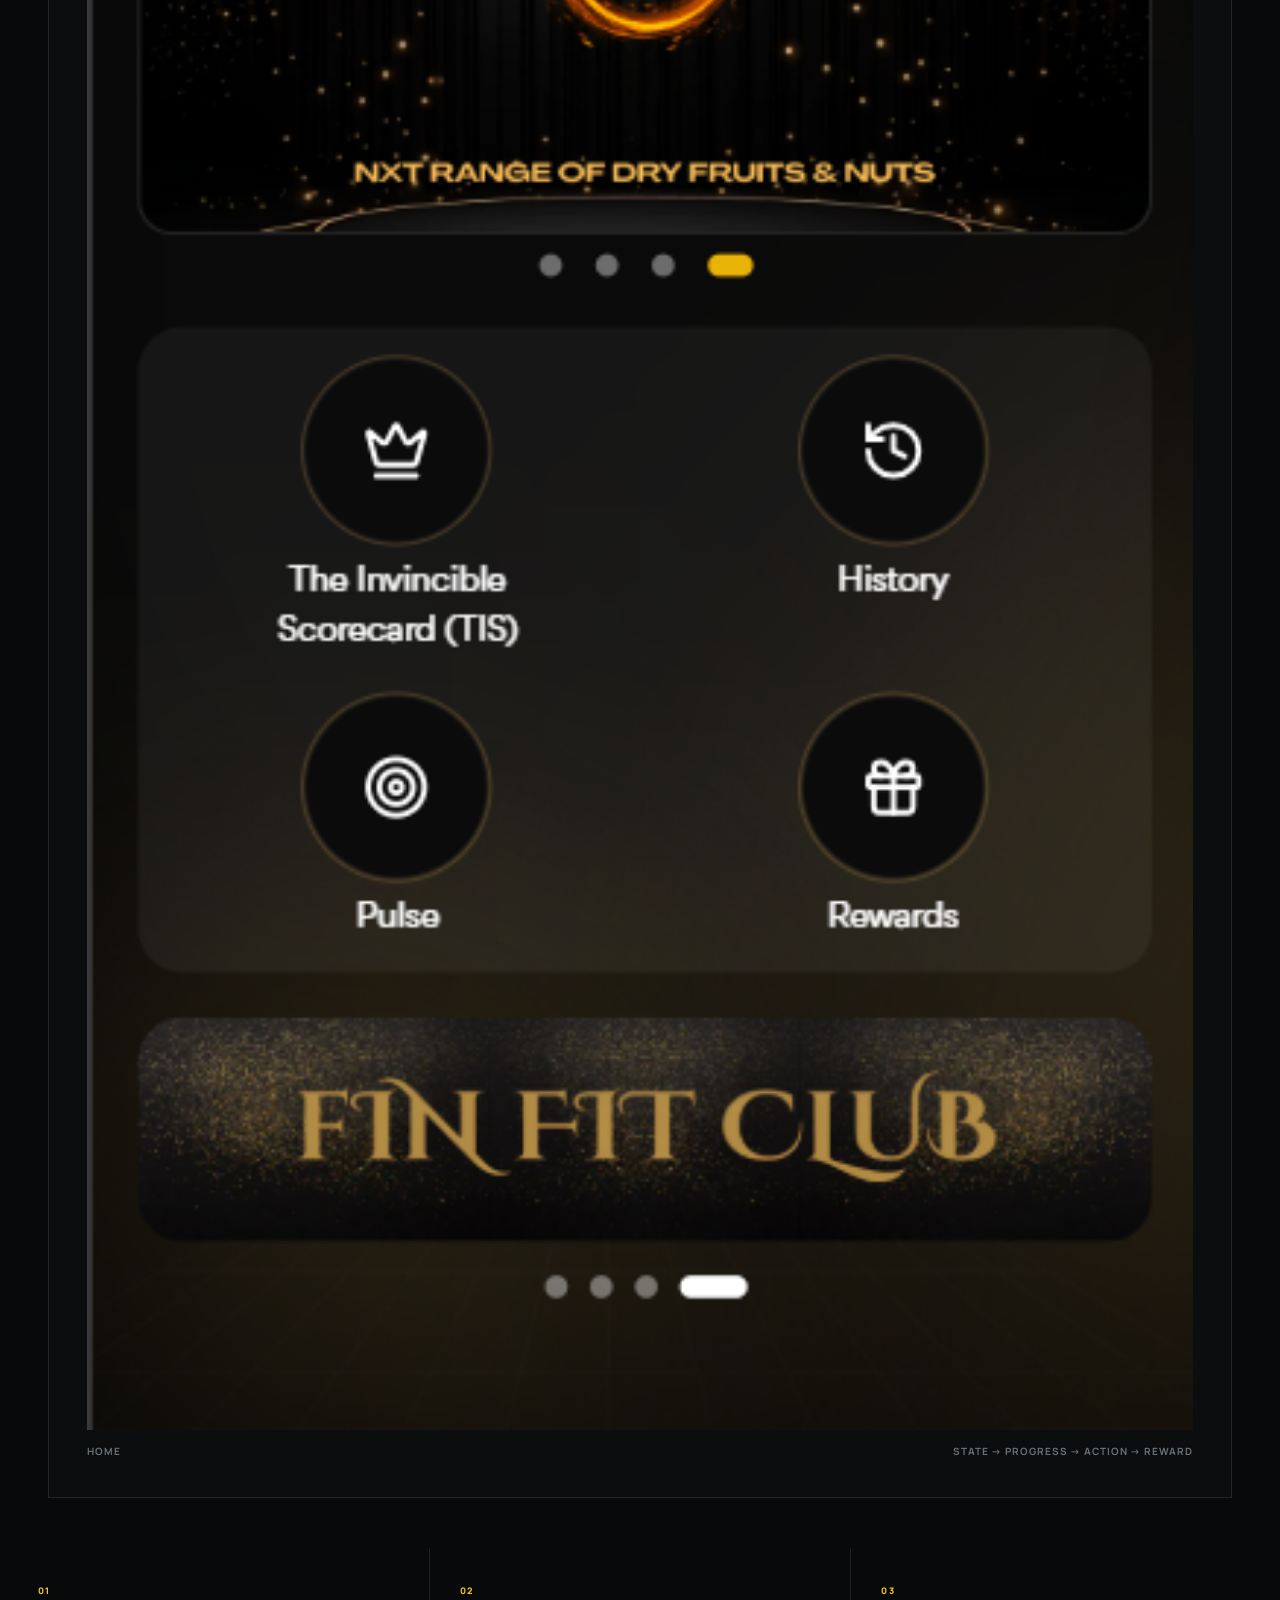
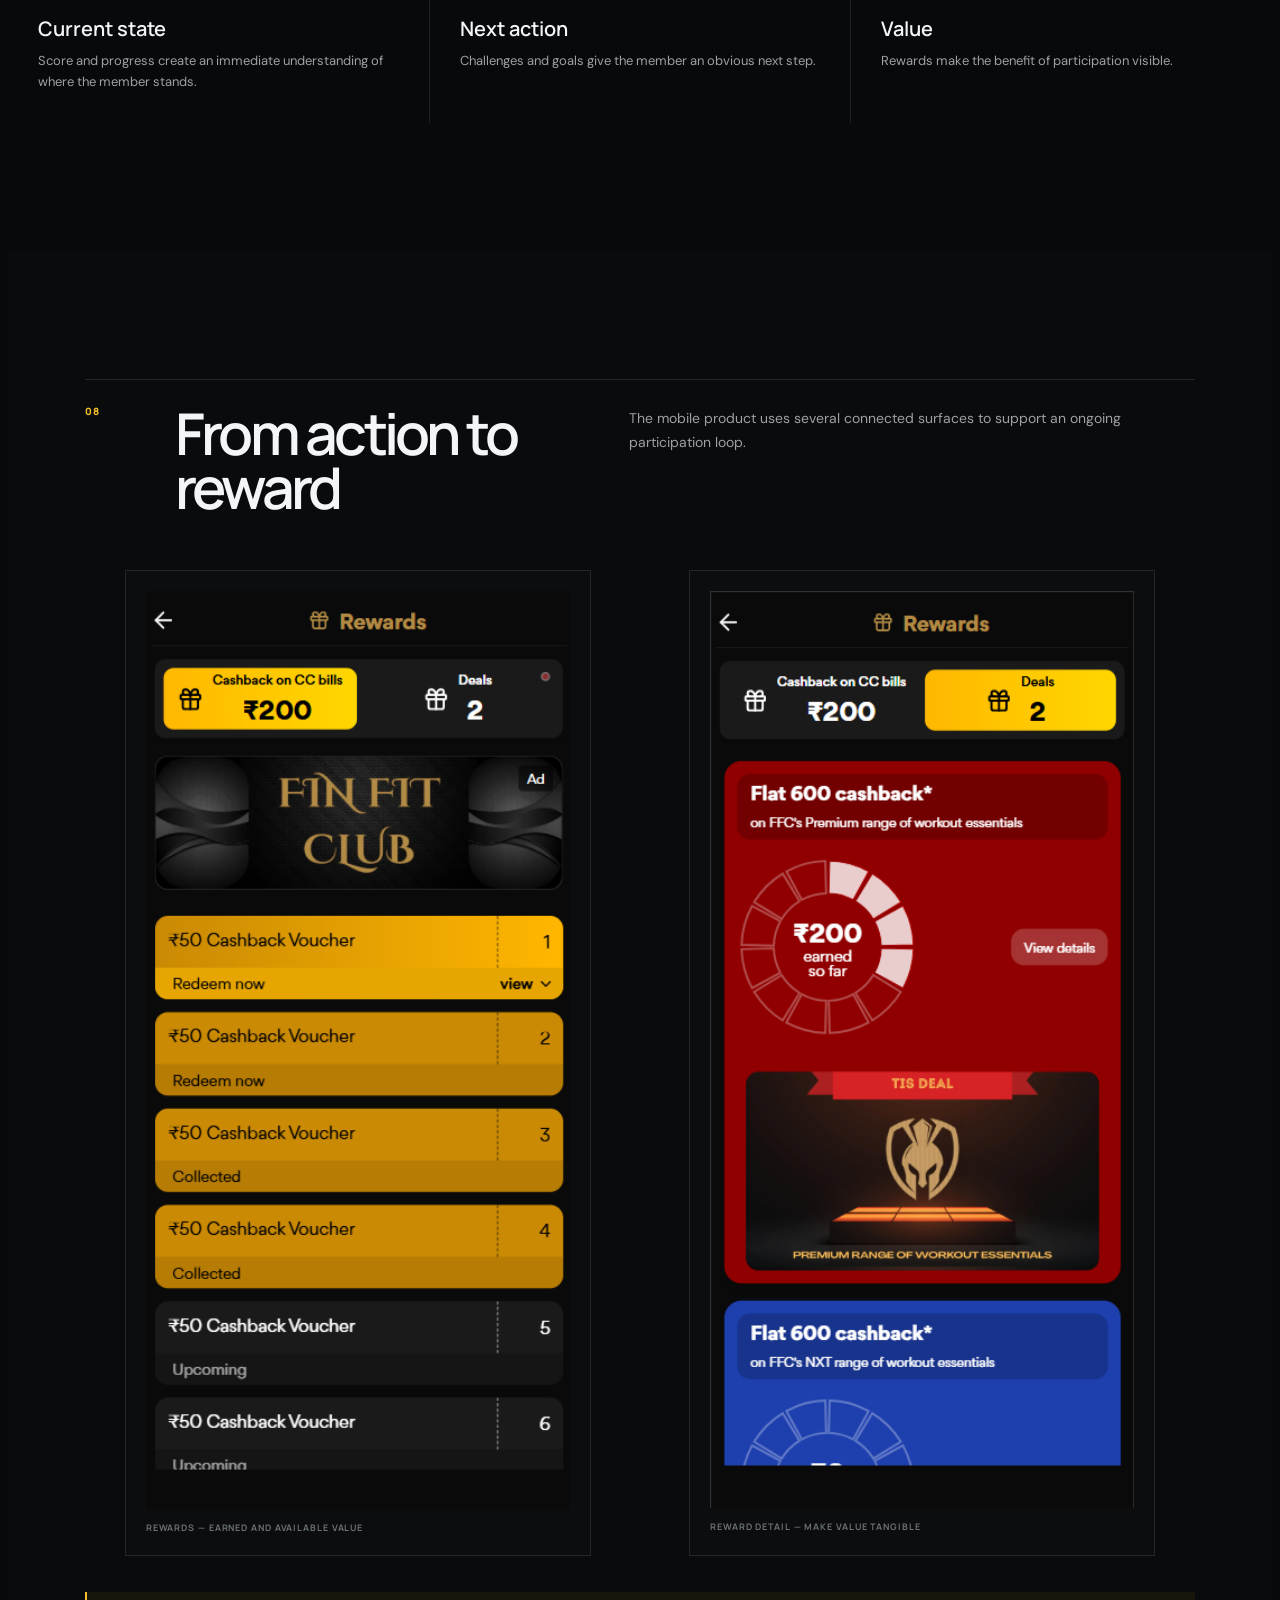
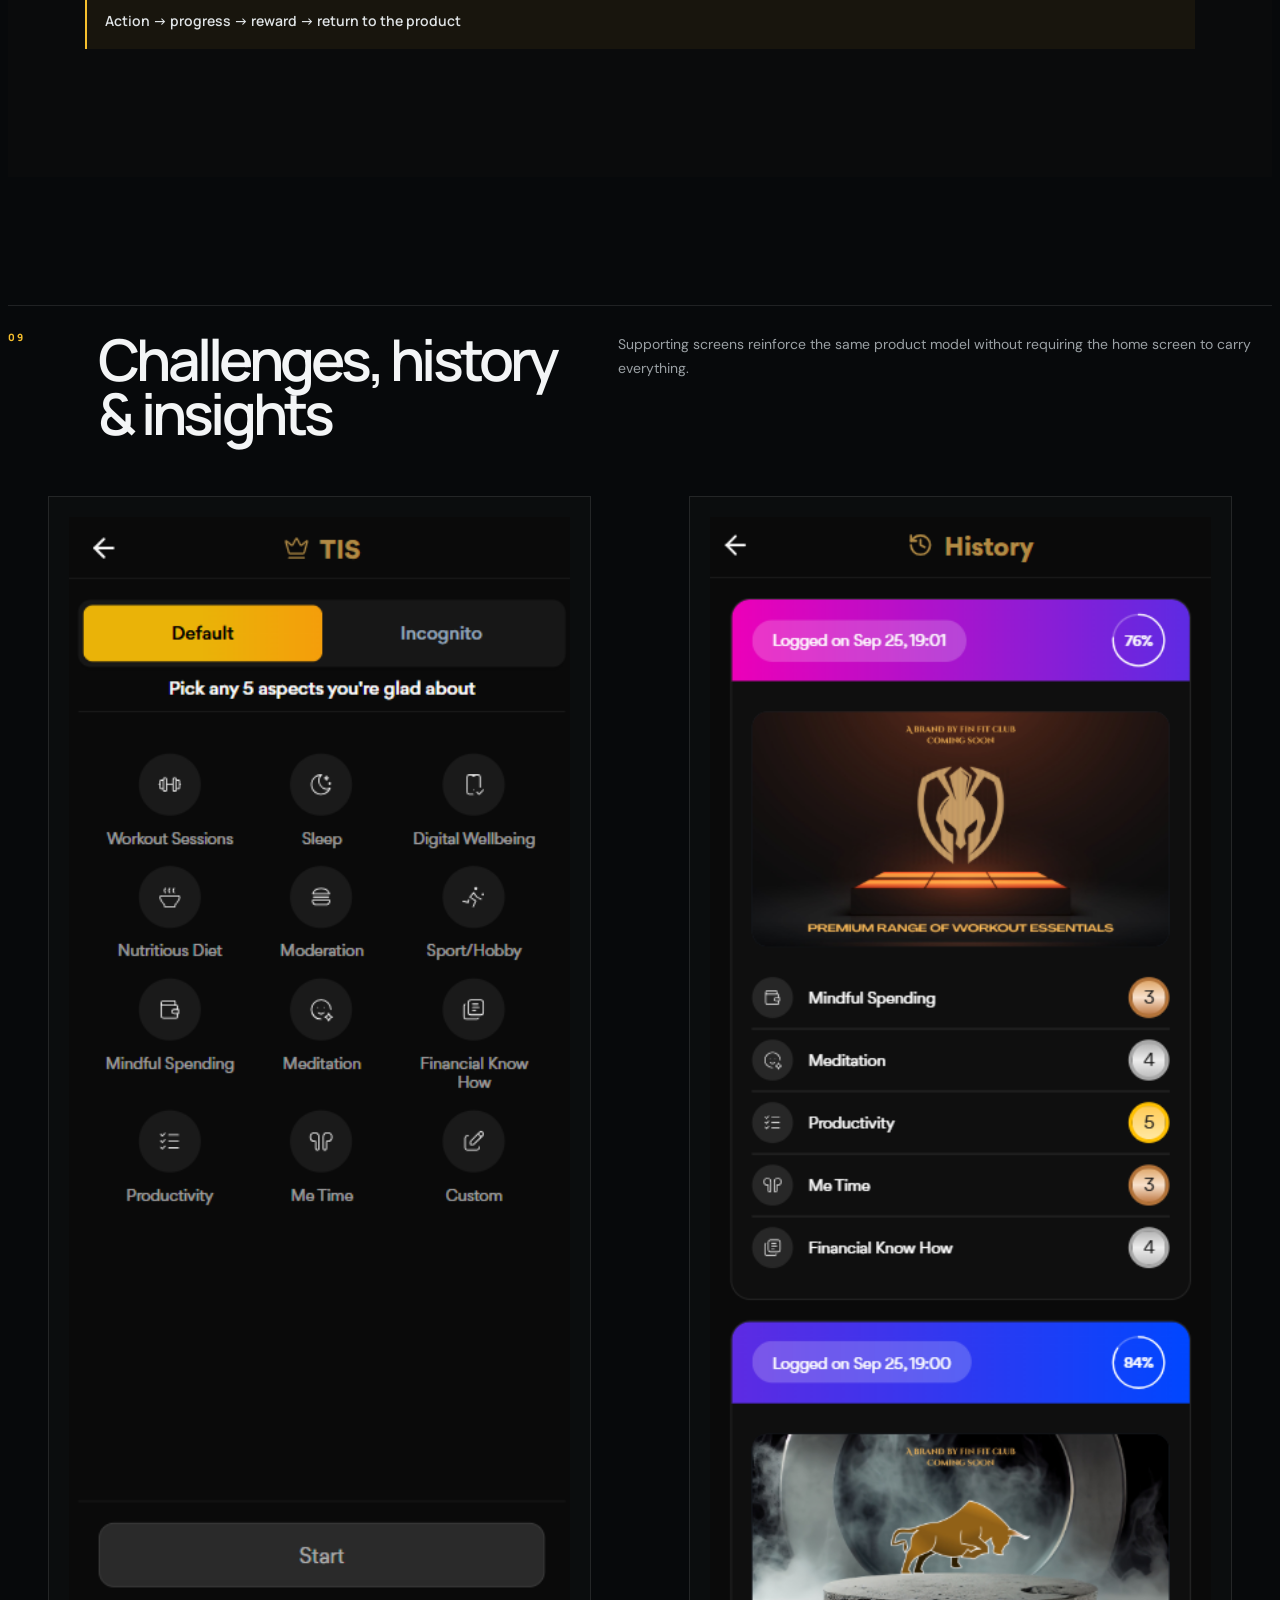
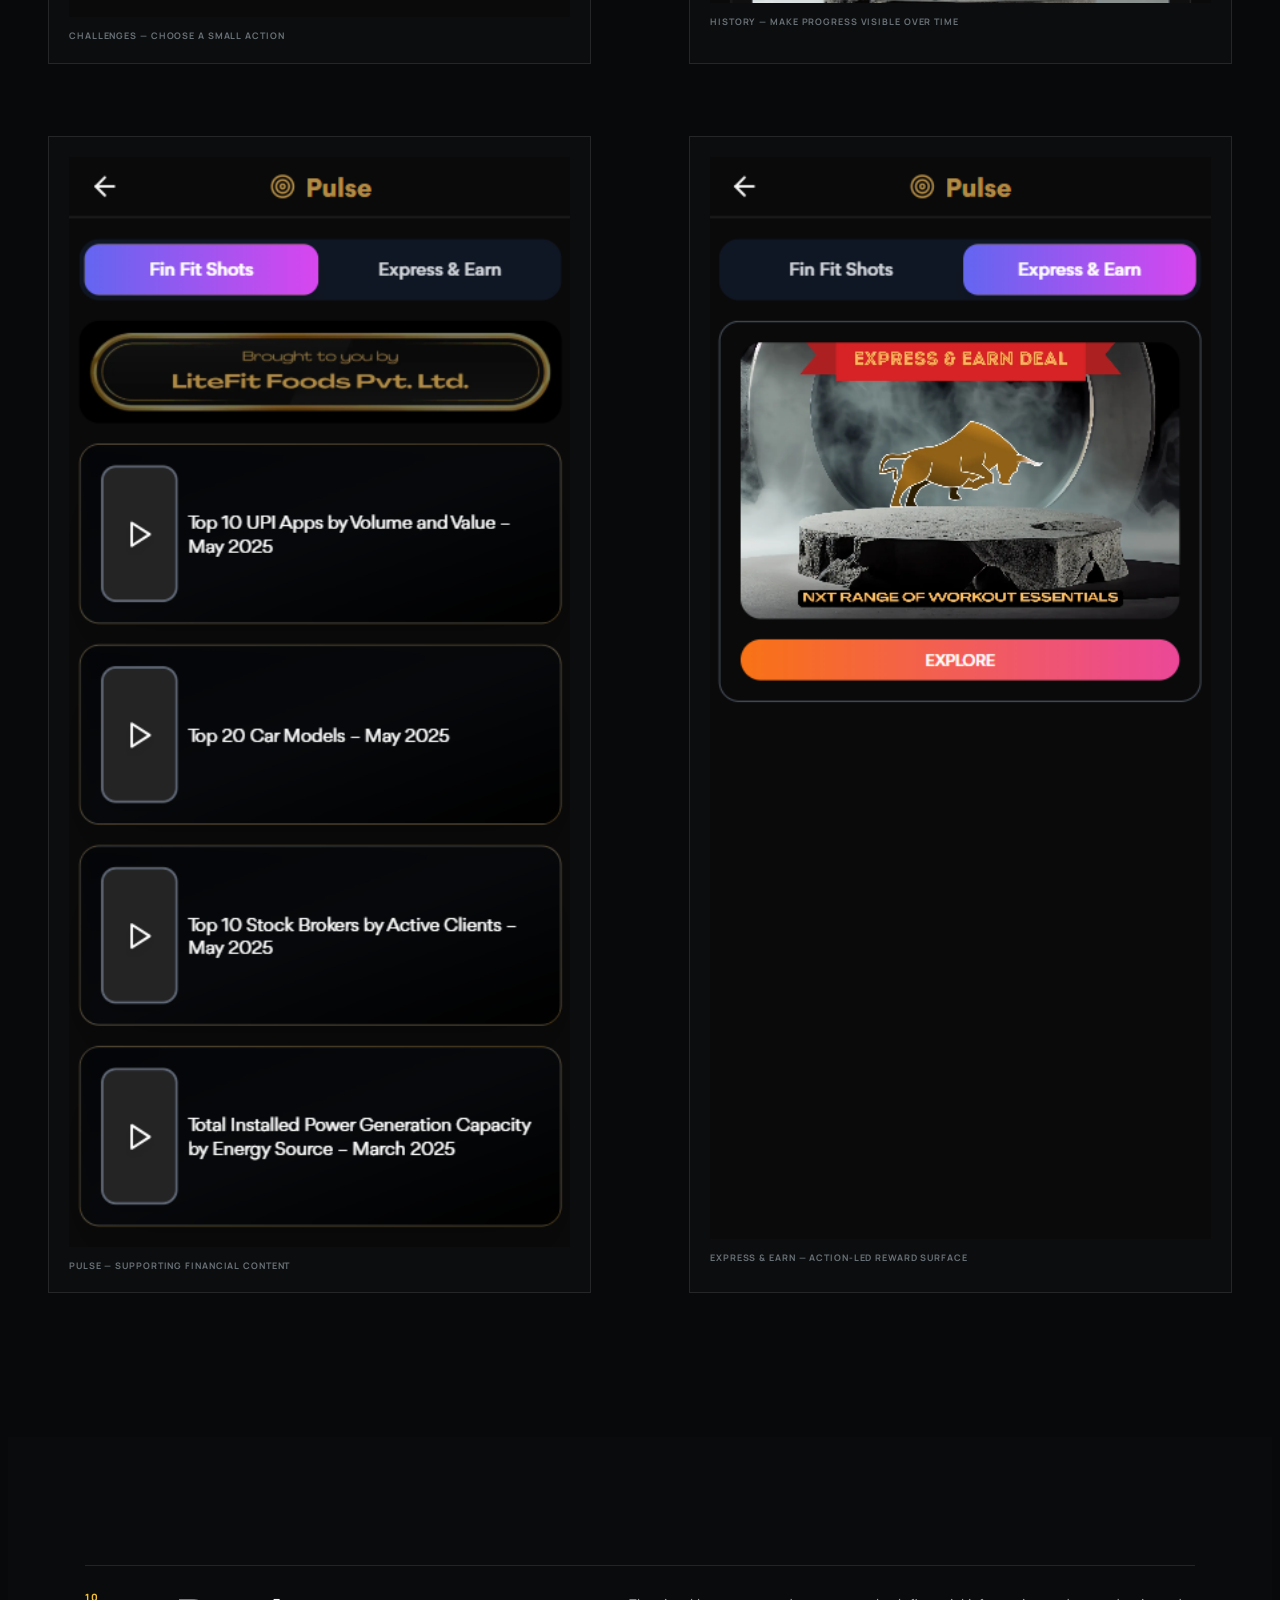
<file: work/finfit.html>
<!doctype html>
<html lang="en">
<head>
<meta charset="utf-8"><meta name="viewport" content="width=device-width,initial-scale=1">
<meta name="description" content="FinFit Club — financial wellness and rewards product design case study by Laxminarayana Avula.">
<title>FinFit Club — Laxminarayana Avula</title>
<link rel="preconnect" href="https://fonts.googleapis.com"><link rel="preconnect" href="https://fonts.gstatic.com" crossorigin>
<link href="https://fonts.googleapis.com/css2?family=DM+Sans:wght@400;500;600;700&family=Manrope:wght@500;600;700;800&display=swap" rel="stylesheet">
<link rel="stylesheet" href="../case-studies.css"><link rel="stylesheet" href="./finfit.css">
</head>
<body class="case-page finfit-page">
<a class="case-skip" href="#main-content">Skip to content</a>
<header class="case-nav"><a class="case-brand" href="../index.html" aria-label="Back to portfolio">LA<span>.</span></a><nav aria-label="Case study navigation"><a href="../index.html#work">Work</a><a href="../index.html#about">About</a><a href="../index.html#contact">Contact</a></nav><span class="case-index">03 / 05</span></header>
<main id="main-content" class="case-main">
<section class="ff-hero ff-wrap"><div class="ff-hero-grid"><div><div class="case-kicker">03 / FINTECH · PRODUCT DESIGN · REWARDS</div><h1>FinFit Club</h1><p class="ff-lead">Designing a financial wellness experience around progress, action and rewards.</p></div><dl class="case-meta"><div><dt>Role</dt><dd>Senior Product Designer</dd></div><div><dt>Company</dt><dd>Fin Fit Technologies Pvt. Ltd.</dd></div><div><dt>Scope</dt><dd>Product UX · 0→1 experience</dd></div><div><dt>Focus</dt><dd>Financial wellness · Rewards · Goals</dd></div><div><dt>Platform</dt><dd>Mobile product + web experience</dd></div><div><dt>Collaboration</dt><dd>Product · Engineering · Stakeholders</dd></div></dl></div><figure class="ff-hero-image"><img src="../assets/finfit/app/Screen2.png" alt="FinFit Club mobile home dashboard showing score, rewards, streaks and financial wellness actions"><figcaption><span>FinFit Club mobile product</span><span>Authentic product screen</span></figcaption></figure></section>
<section class="ff-section ff-wrap"><div class="ff-head"><span>01</span><h2>The product</h2><p>FinFit Club combines financial wellness, goals, challenges, insights and rewards into a member experience designed for ongoing engagement.</p></div><div class="ff-thesis"><h3>Financial progress should feel tangible.</h3><div class="ff-copy"><p>The product brings together <strong>financial habits, progress, challenges and rewards</strong> instead of treating financial wellness as a dashboard users only visit to inspect numbers.</p><p>The website introduces the FinFit Club proposition and value; the mobile product turns that proposition into an ongoing member experience.</p></div></div><div class="ff-model"><article><b>01 / DISCOVER</b><h4>Understand value</h4><p>Learn what FinFit Club offers.</p></article><article><b>02 / GOAL</b><h4>Set direction</h4><p>Choose a financial objective.</p></article><article><b>03 / ACTION</b><h4>Take small steps</h4><p>Challenges make progress actionable.</p></article><article><b>04 / PROGRESS</b><h4>See momentum</h4><p>Scores, streaks and insights show movement.</p></article><article><b>05 / REWARD</b><h4>Earn value</h4><p>Rewards reinforce participation.</p></article></div></section>
<section class="ff-section ff-dark"><div class="ff-wrap"><div class="ff-head"><span>02</span><h2>The product question</h2><p>The design challenge was to make financial wellness feel understandable and motivating without reducing it to gamification alone.</p></div><div class="ff-thesis"><h3>How might we turn financial wellness into an experience people can understand, act on and return to?</h3><div class="ff-copy"><p>The experience needs to answer three questions quickly: <strong>Where am I? What can I do next? Why is this worth doing?</strong></p><p>The product language therefore connects goals, challenges, progress, insights and rewards into one continuous loop.</p></div></div></div></section>
<section class="ff-section ff-wrap"><div class="ff-head"><span>03</span><h2>Website → product</h2><p>The website and mobile experience play different roles in the same product ecosystem.</p></div><div class="ff-website"><div><h3>Introduce the promise. Then make it usable.</h3><div class="ff-website-copy"><p>The FinFit Club website communicates the brand, financial-wellness proposition, rewards and membership value.</p><p>The mobile product carries that proposition into daily interaction: goals, challenges, score, rewards, insights and history.</p><p><strong>Website:</strong> understand the proposition.<br><strong>Product:</strong> act on it and build momentum.</p></div></div><figure class="ff-website-image"><img src="../assets/finfit/website/finfit-club-website.png" alt="FinFit Club website experience introducing rewards, financial wellness and membership value"><figcaption class="ff-caption"><span>FinFit Club website</span><span>Product proposition and brand context</span></figcaption></figure></div></section>
<section class="ff-section ff-dark"><div class="ff-wrap"><div class="ff-head"><span>04</span><h2>My role & ownership</h2><p>The work was a product-design problem spanning structure, interaction, visual language and implementation.</p></div><div class="ff-archetypes"><article class="ff-archetype"><b>PRODUCT UX</b><h3>Structure</h3><p>Information architecture, navigation, user flows and the relationship between goals, rewards, challenges and insights.</p></article><article class="ff-archetype"><b>EXPERIENCE</b><h3>Interaction</h3><p>Dashboard hierarchy, progress, reward states, challenge journeys, history and supporting product surfaces.</p></article><article class="ff-archetype"><b>DELIVERY</b><h3>Design system</h3><p>Reusable patterns, responsive thinking, implementation-ready design and collaboration with engineering.</p></article></div></div></section>
<section class="ff-section ff-wrap"><div class="ff-head"><span>05</span><h2>Information architecture</h2><p>The product organizes recurring member jobs into a small set of understandable destinations.</p></div><div class="ff-archetypes"><article class="ff-archetype"><b>01 / HOME</b><h3>See the state</h3><p>Score, progress, rewards, challenges and key actions establish what matters now.</p></article><article class="ff-archetype"><b>02 / REWARDS</b><h3>See earned value</h3><p>Rewards and deals turn participation into visible value.</p></article><article class="ff-archetype"><b>03 / GOALS</b><h3>Choose direction</h3><p>Goals give financial activity a concrete purpose.</p></article><article class="ff-archetype"><b>04 / INSIGHTS</b><h3>Understand behavior</h3><p>Spending and learning surfaces help members interpret their activity.</p></article><article class="ff-archetype"><b>05 / CHALLENGES</b><h3>Take action</h3><p>Short activities make progress feel achievable.</p></article><article class="ff-archetype"><b>06 / COMMUNITY & LEARN</b><h3>Keep exploring</h3><p>Supporting surfaces extend the experience beyond transactions and scores.</p></article></div></section>
<section class="ff-section ff-dark"><div class="ff-wrap"><div class="ff-head"><span>06</span><h2>Design decisions</h2><p>Three decisions shaped the product experience.</p></div><div class="ff-decisions"><article class="ff-decision"><div class="no">01</div><h3>Make progress visible immediately.</h3><div><p><b>Problem</b> Financial wellness can become abstract when progress is buried in numbers.</p><p><b>Decision</b> Put score, streaks, rewards and goals into the primary home hierarchy.</p><p><b>UI consequence</b> The dashboard answers where the member is and what they can do next.</p></div></article><article class="ff-decision"><div class="no">02</div><h3>Turn financial behavior into small actions.</h3><div><p><b>Problem</b> Long-term financial goals can feel distant.</p><p><b>Decision</b> Use challenges and focused actions to create smaller moments of participation.</p><p><b>UI consequence</b> “Today's Challenge”, goals and journey tracking become actionable entry points.</p></div></article><article class="ff-decision"><div class="no">03</div><h3>Connect action with meaningful reward.</h3><div><p><b>Problem</b> Rewards lose meaning when they are disconnected from the member journey.</p><p><b>Decision</b> Keep rewards visible alongside progress and participation.</p><p><b>UI consequence</b> Reward states, offers and earned value become part of the core product loop.</p></div></article></div></div></section>
<section class="ff-section ff-wrap"><div class="ff-head"><span>07</span><h2>Dashboard anatomy</h2><p>The home experience is designed as a decision surface, not a collection of unrelated widgets.</p></div><figure class="ff-image"><img src="../assets/finfit/app/Screen2.png" alt="FinFit Club home dashboard"><figcaption><span>Home</span><span>State → progress → action → reward</span></figcaption></figure><div class="ff-archetypes"><article class="ff-archetype"><b>01</b><h3>Current state</h3><p>Score and progress create an immediate understanding of where the member stands.</p></article><article class="ff-archetype"><b>02</b><h3>Next action</h3><p>Challenges and goals give the member an obvious next step.</p></article><article class="ff-archetype"><b>03</b><h3>Value</h3><p>Rewards make the benefit of participation visible.</p></article></div></section>
<section class="ff-section ff-dark"><div class="ff-wrap"><div class="ff-head"><span>08</span><h2>From action to reward</h2><p>The mobile product uses several connected surfaces to support an ongoing participation loop.</p></div><div class="ff-pair"><figure class="ff-card"><img src="../assets/finfit/app/Screen8.png" alt="FinFit Club rewards list showing cashback vouchers"><figcaption>Rewards — earned and available value</figcaption></figure><figure class="ff-card"><img src="../assets/finfit/app/Screen9.png" alt="FinFit Club reward deal detail showing cashback earned"><figcaption>Reward detail — make value tangible</figcaption></figure></div><div class="ff-rule">Action → progress → reward → return to the product</div></div></section>
<section class="ff-section ff-wrap"><div class="ff-head"><span>09</span><h2>Challenges, history & insights</h2><p>Supporting screens reinforce the same product model without requiring the home screen to carry everything.</p></div><div class="ff-pair"><figure class="ff-card"><img src="../assets/finfit/app/Screen3.png" alt="FinFit Club challenge category selection"><figcaption>Challenges — choose a small action</figcaption></figure><figure class="ff-card"><img src="../assets/finfit/app/Screen5.png" alt="FinFit Club history showing completed activities and scores"><figcaption>History — make progress visible over time</figcaption></figure></div><div class="ff-pair"><figure class="ff-card"><img src="../assets/finfit/app/Screen6.png" alt="FinFit Club Pulse content feed"><figcaption>Pulse — supporting financial content</figcaption></figure><figure class="ff-card"><img src="../assets/finfit/app/Screen7.png" alt="FinFit Club Express and Earn deal experience"><figcaption>Express & Earn — action-led reward surface</figcaption></figure></div></section>
<section class="ff-section ff-dark"><div class="ff-wrap"><div class="ff-head"><span>10</span><h2>Design system thinking</h2><p>The visual language needs to support both financial information and reward-oriented motivation without becoming noisy.</p></div><div class="ff-system"><article><b>FOUNDATION</b><h3>Typography & spacing</h3><p>Strong hierarchy creates focus across compact mobile surfaces.</p></article><article><b>VALUE</b><h3>Reward emphasis</h3><p>Gold/yellow accents distinguish actions and value without overwhelming the content.</p></article><article><b>STATE</b><h3>Progress & status</h3><p>Scores, streaks, completion and reward states use repeatable patterns.</p></article><article><b>PRODUCT</b><h3>Reusable surfaces</h3><p>Cards, tabs, navigation, challenge states and reward components form a consistent product language.</p></article></div><div class="ff-rule">Foundation → Components → Patterns → FinFit Club experience</div></div></section>
<section class="ff-section ff-wrap"><div class="ff-head"><span>11</span><h2>Validation & iteration</h2><p>Validation focused on whether the product hierarchy made progress, action and value understandable.</p></div><div class="ff-validation"><article><b>ORIENTATION</b><p>Can a member understand their current state immediately?</p></article><article><b>ACTION</b><p>Is there a clear next step without searching through the product?</p></article><article><b>VALUE</b><p>Can members understand what they earned or can earn?</p></article><article><b>CONTINUITY</b><p>Do history, goals and challenges make progress feel connected over time?</p></article></div><div class="ff-rule">No unsupported quantitative user or business metrics are presented. The case study uses the supplied product artifacts and documented design scope.</div></section>
<section class="ff-section ff-dark"><div class="ff-wrap"><div class="ff-head"><span>12</span><h2>Contribution & outcome</h2><p>The work connected the FinFit Club proposition to a coherent member experience across core product surfaces.</p></div><div class="ff-outcome"><div><h3>FROM</h3><p class="ff-modeltext">Financial information<br>+ rewards<br>+ activities</p></div><div class="ff-arrow">→</div><div><h3>TO</h3><p class="ff-modeltext">Discover<br>→ Act<br>→ Track<br>→ Earn</p></div></div><div class="ff-contribution"><strong>My contribution</strong><span>Product UX · Information architecture · User flows · Dashboard design · Goals · Rewards · Challenges · Insights · Interaction design · Design system thinking · Prototyping · Developer collaboration</span></div></div></section>
<section class="ff-closing ff-wrap"><div class="case-kicker">REFLECTION</div><h2>Financial wellness becomes meaningful when <em>progress is visible.</em></h2><p>FinFit Club gave me the opportunity to connect product strategy, interaction design and visual systems around a simple idea: make financial progress easier to understand, easier to act on, and more rewarding to continue.</p></section>
<section class="next-project ff-wrap"><a href="./cyfox.html"><span class="small">NEXT PROJECT · 02</span><h2>CYFOX ↗</h2></a></section>
</main><footer class="case-footer"><span>© 2026 Laxminarayana Avula</span><a href="../index.html">← Back to portfolio</a></footer>
</body></html>
</file>
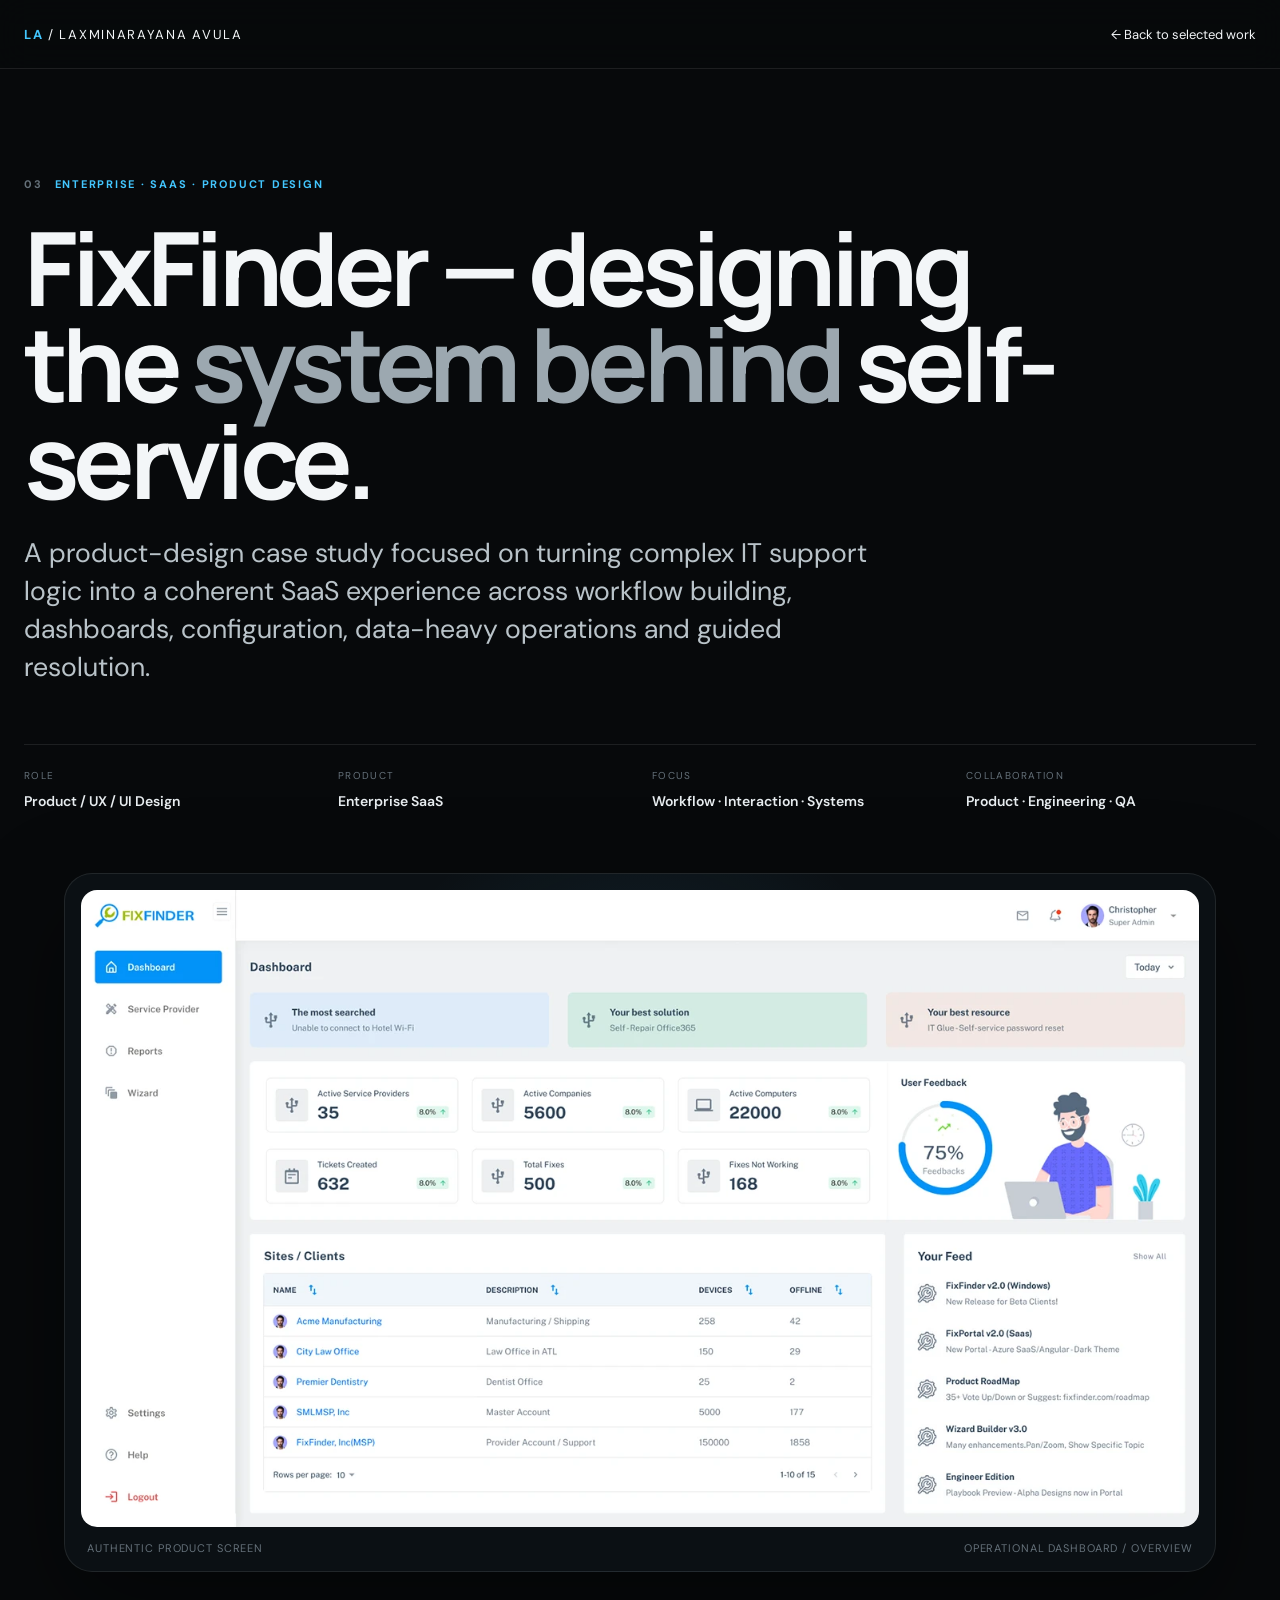
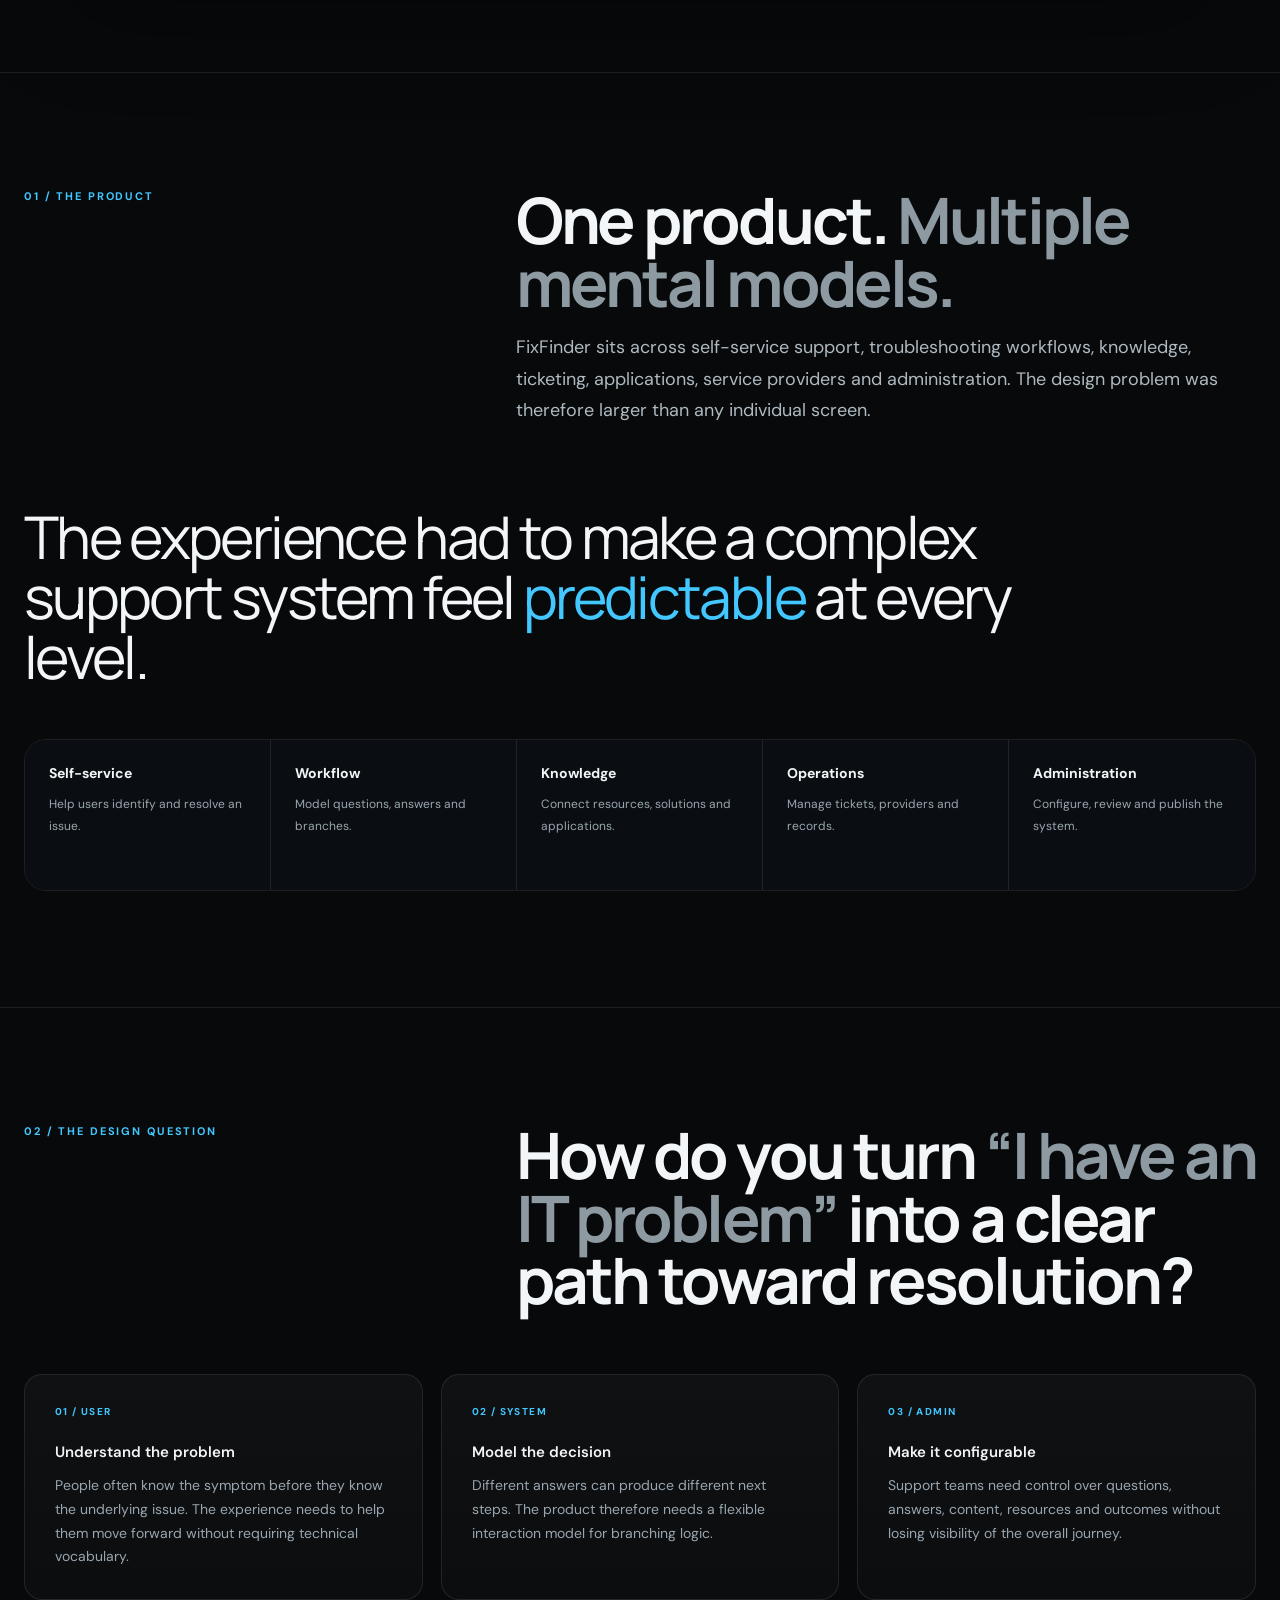
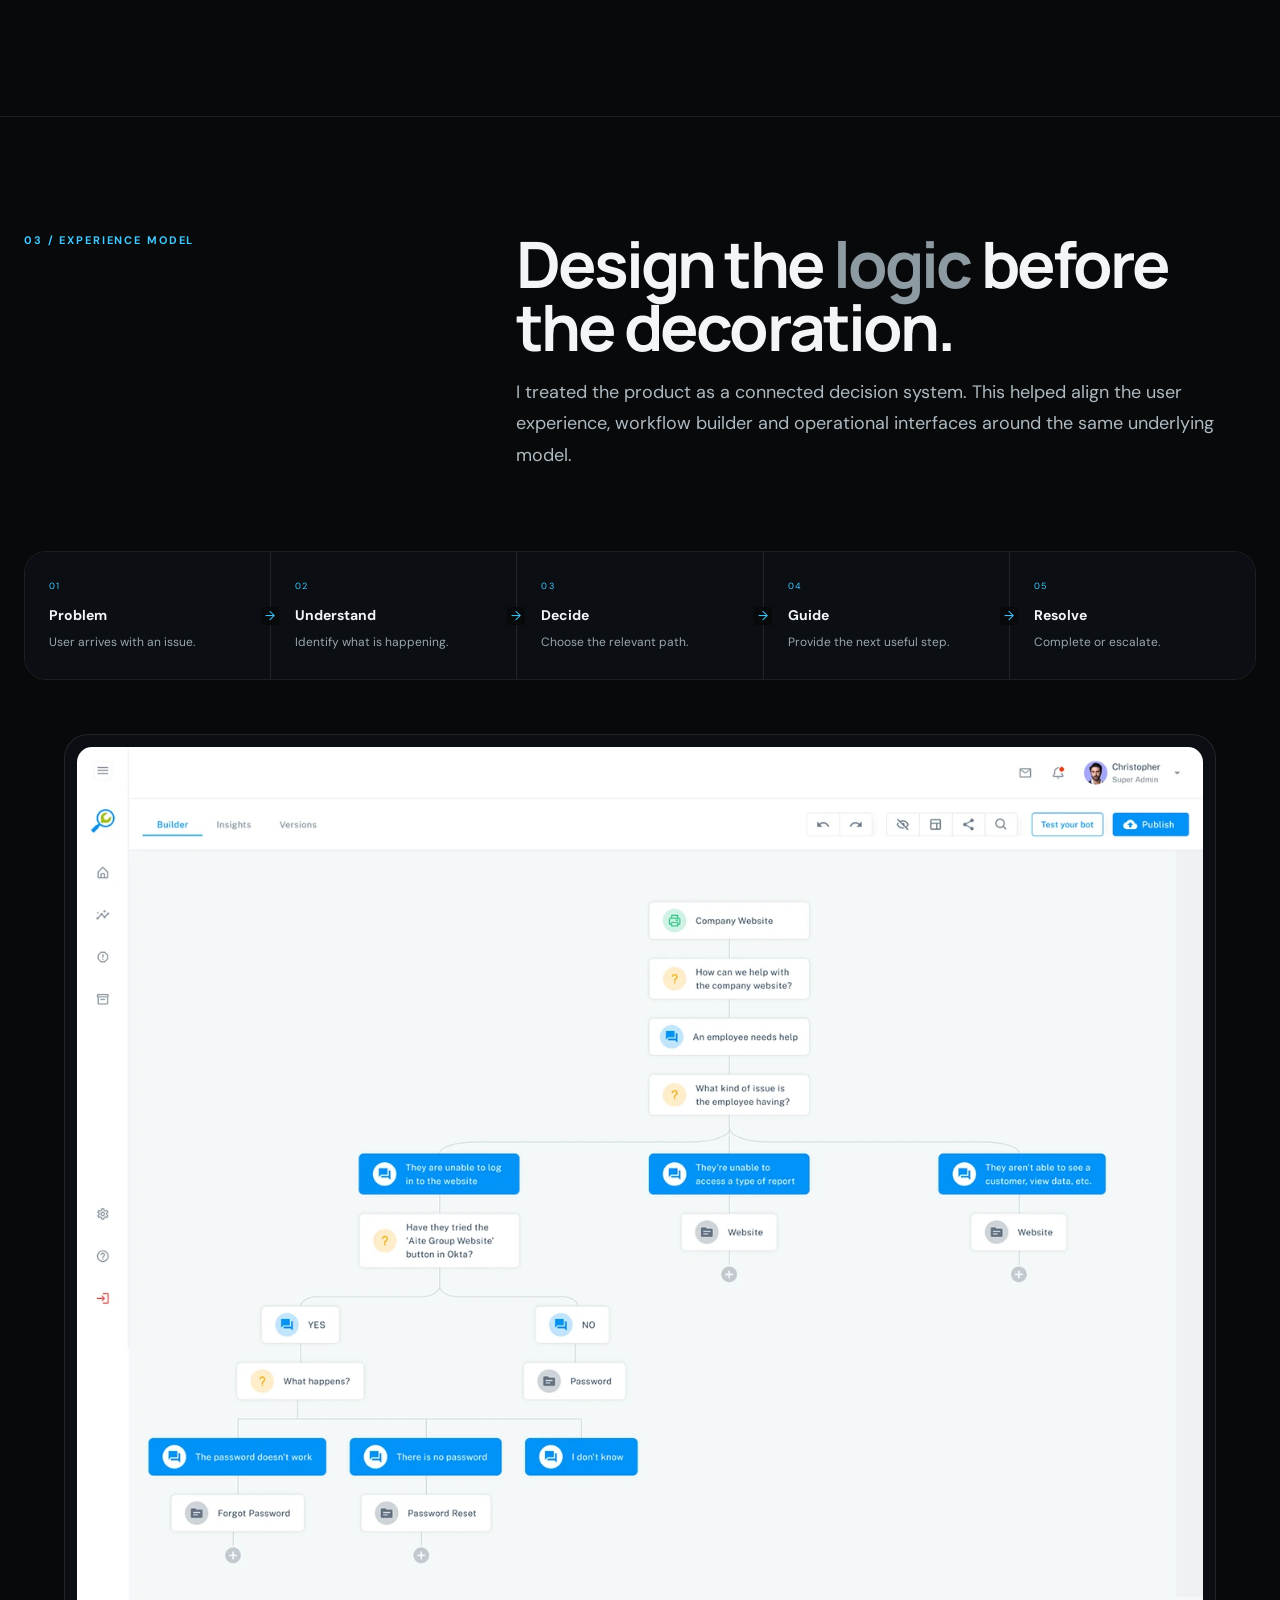
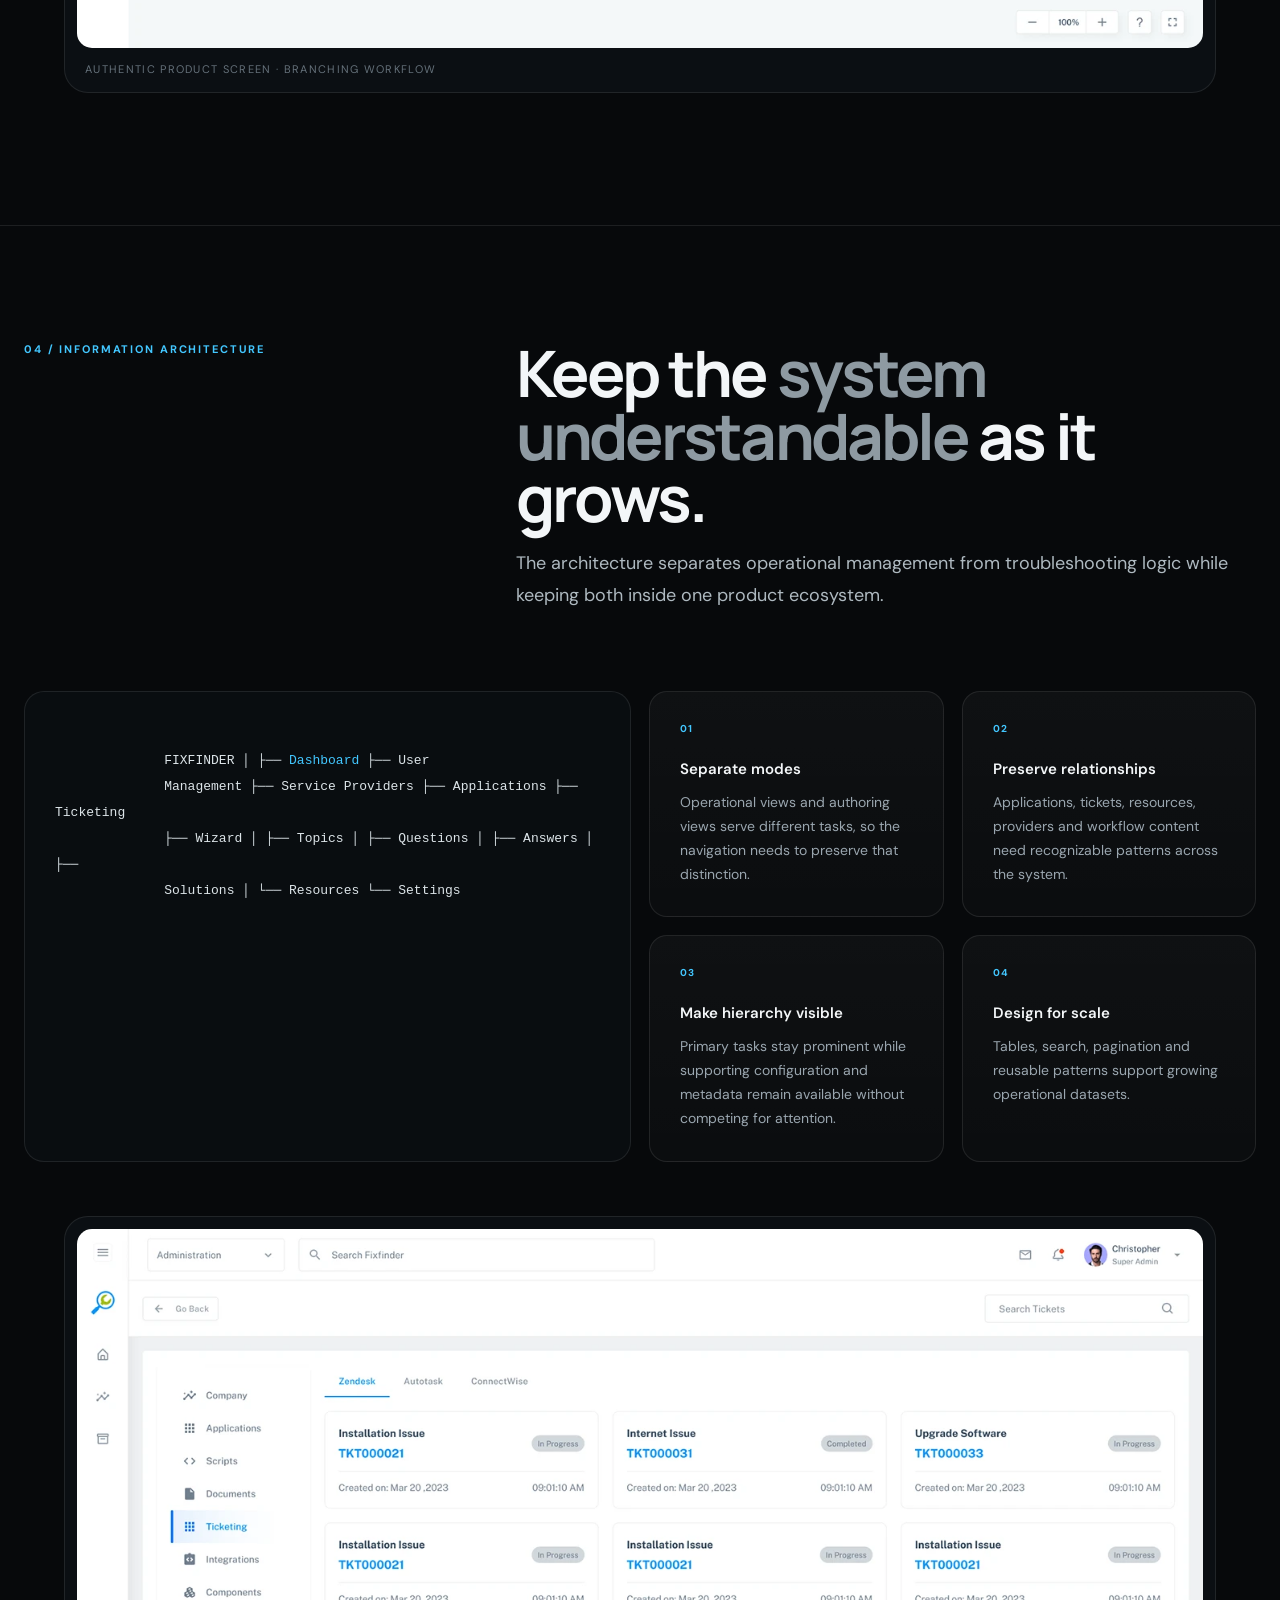
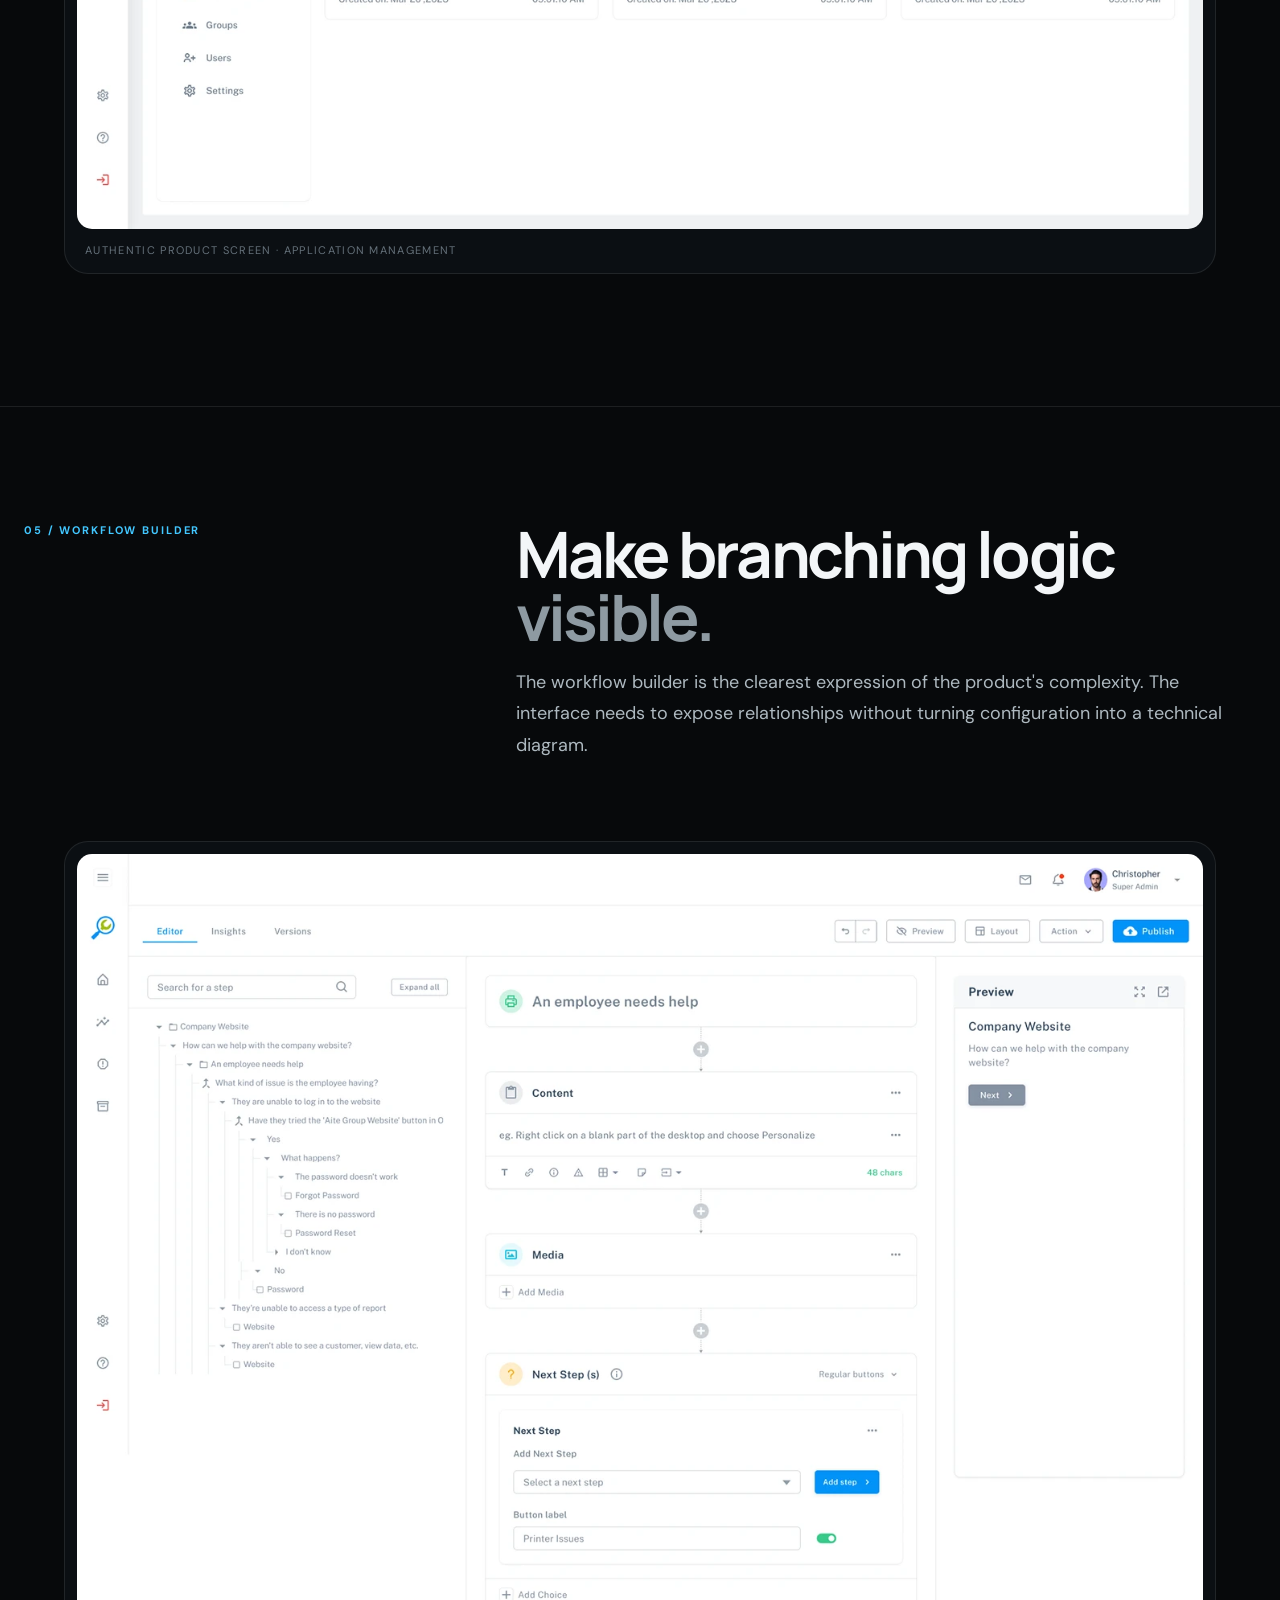
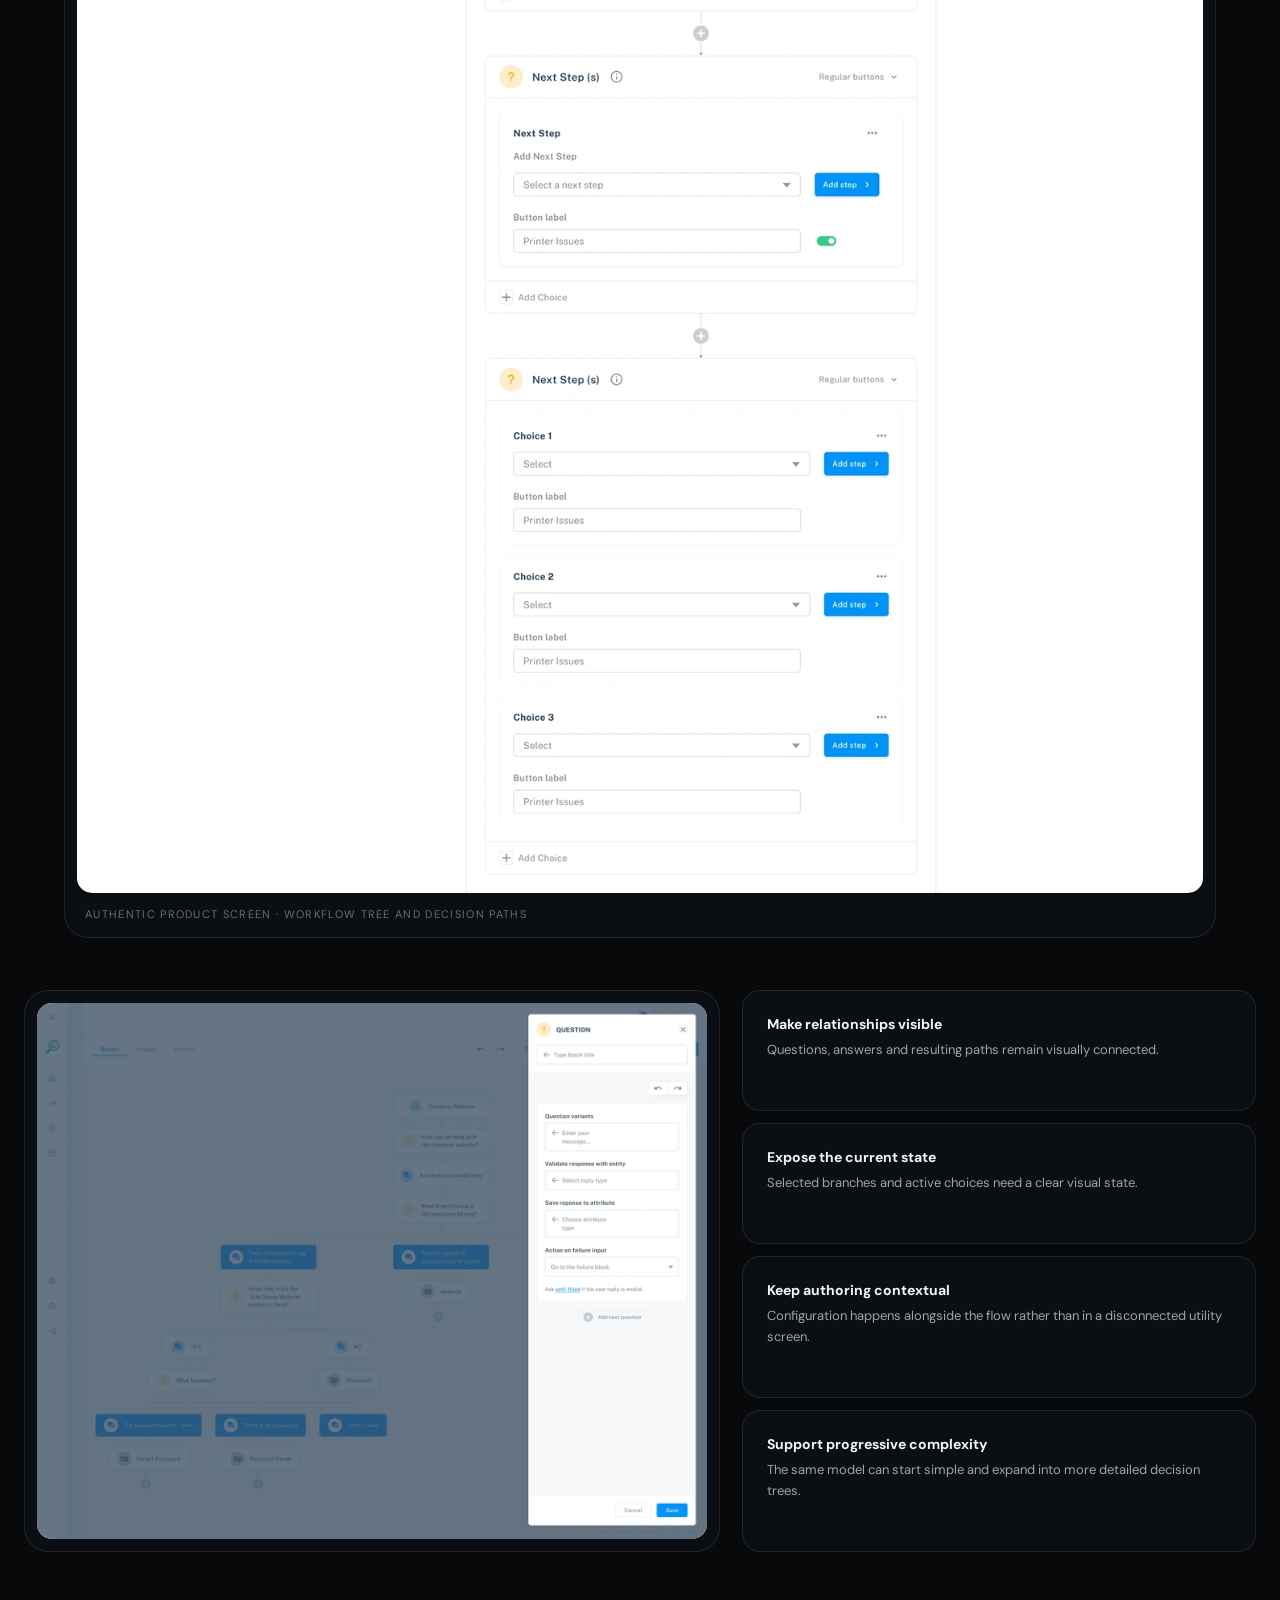
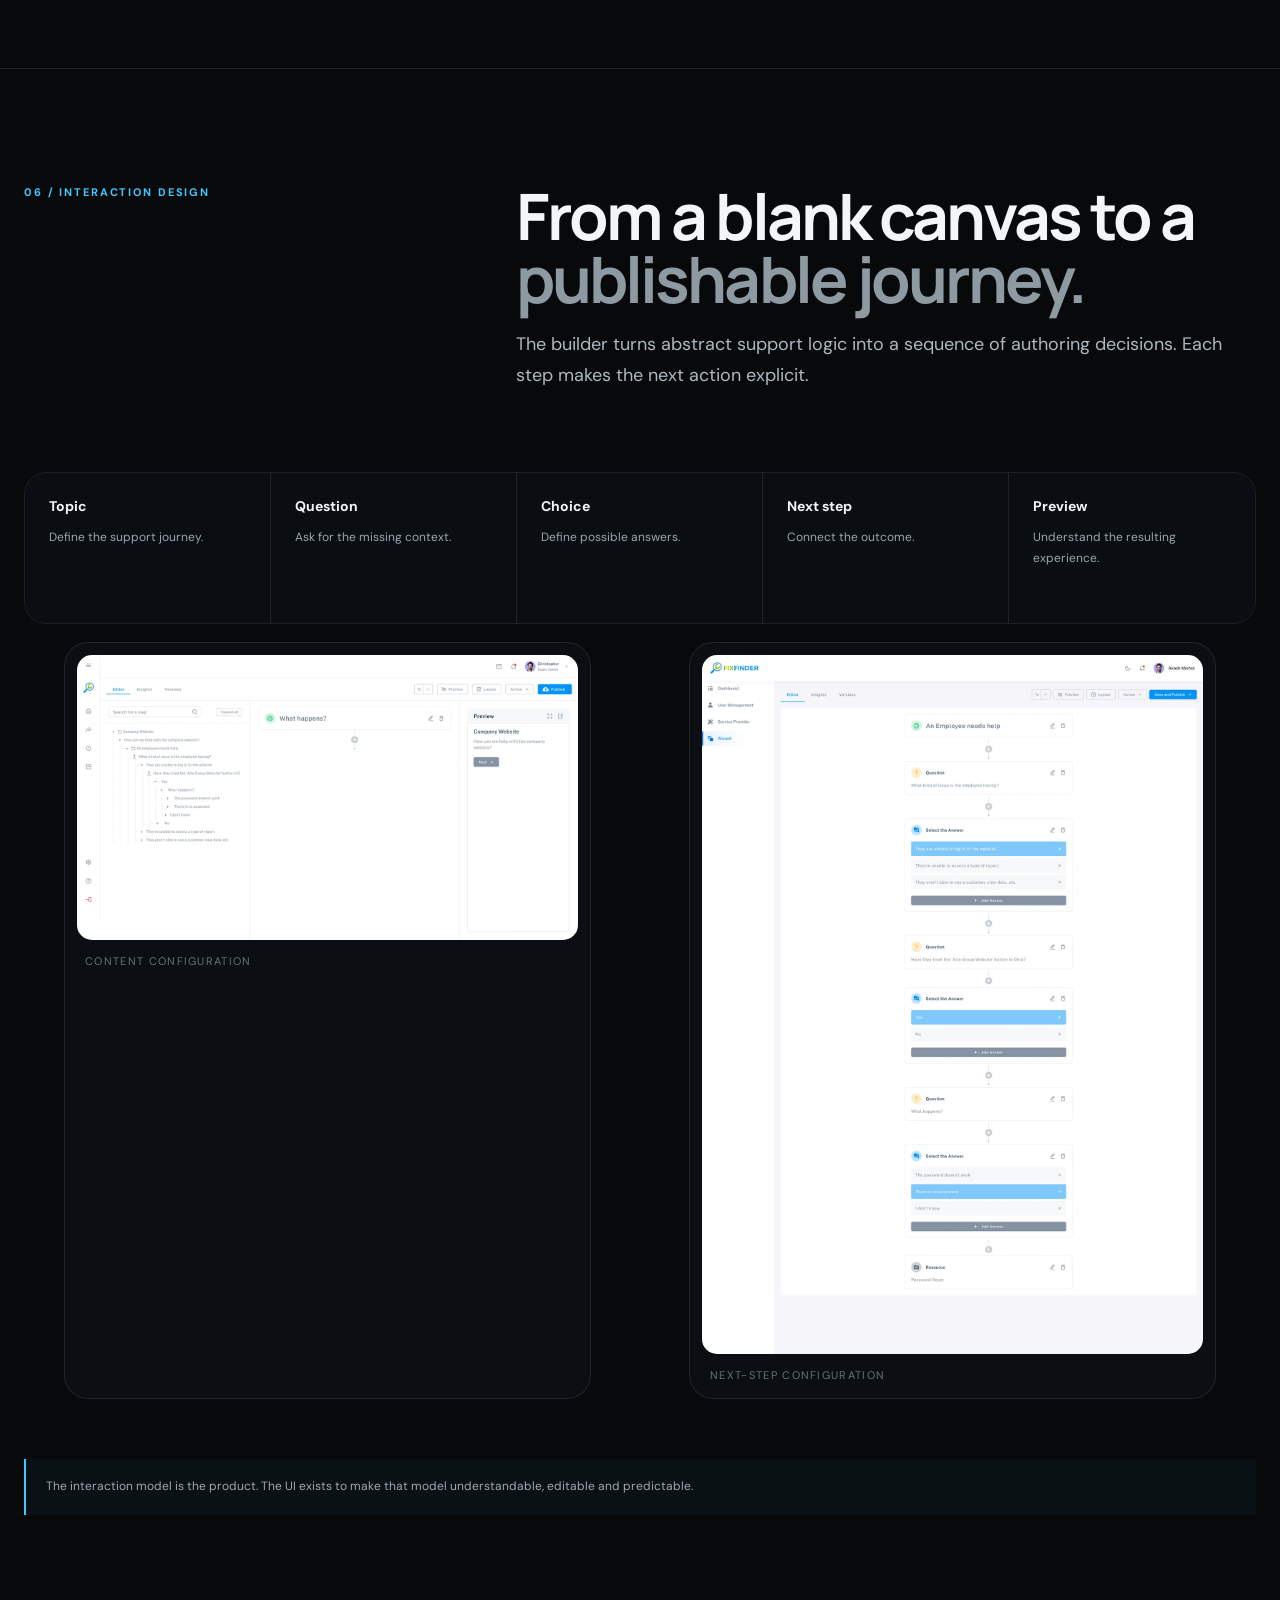
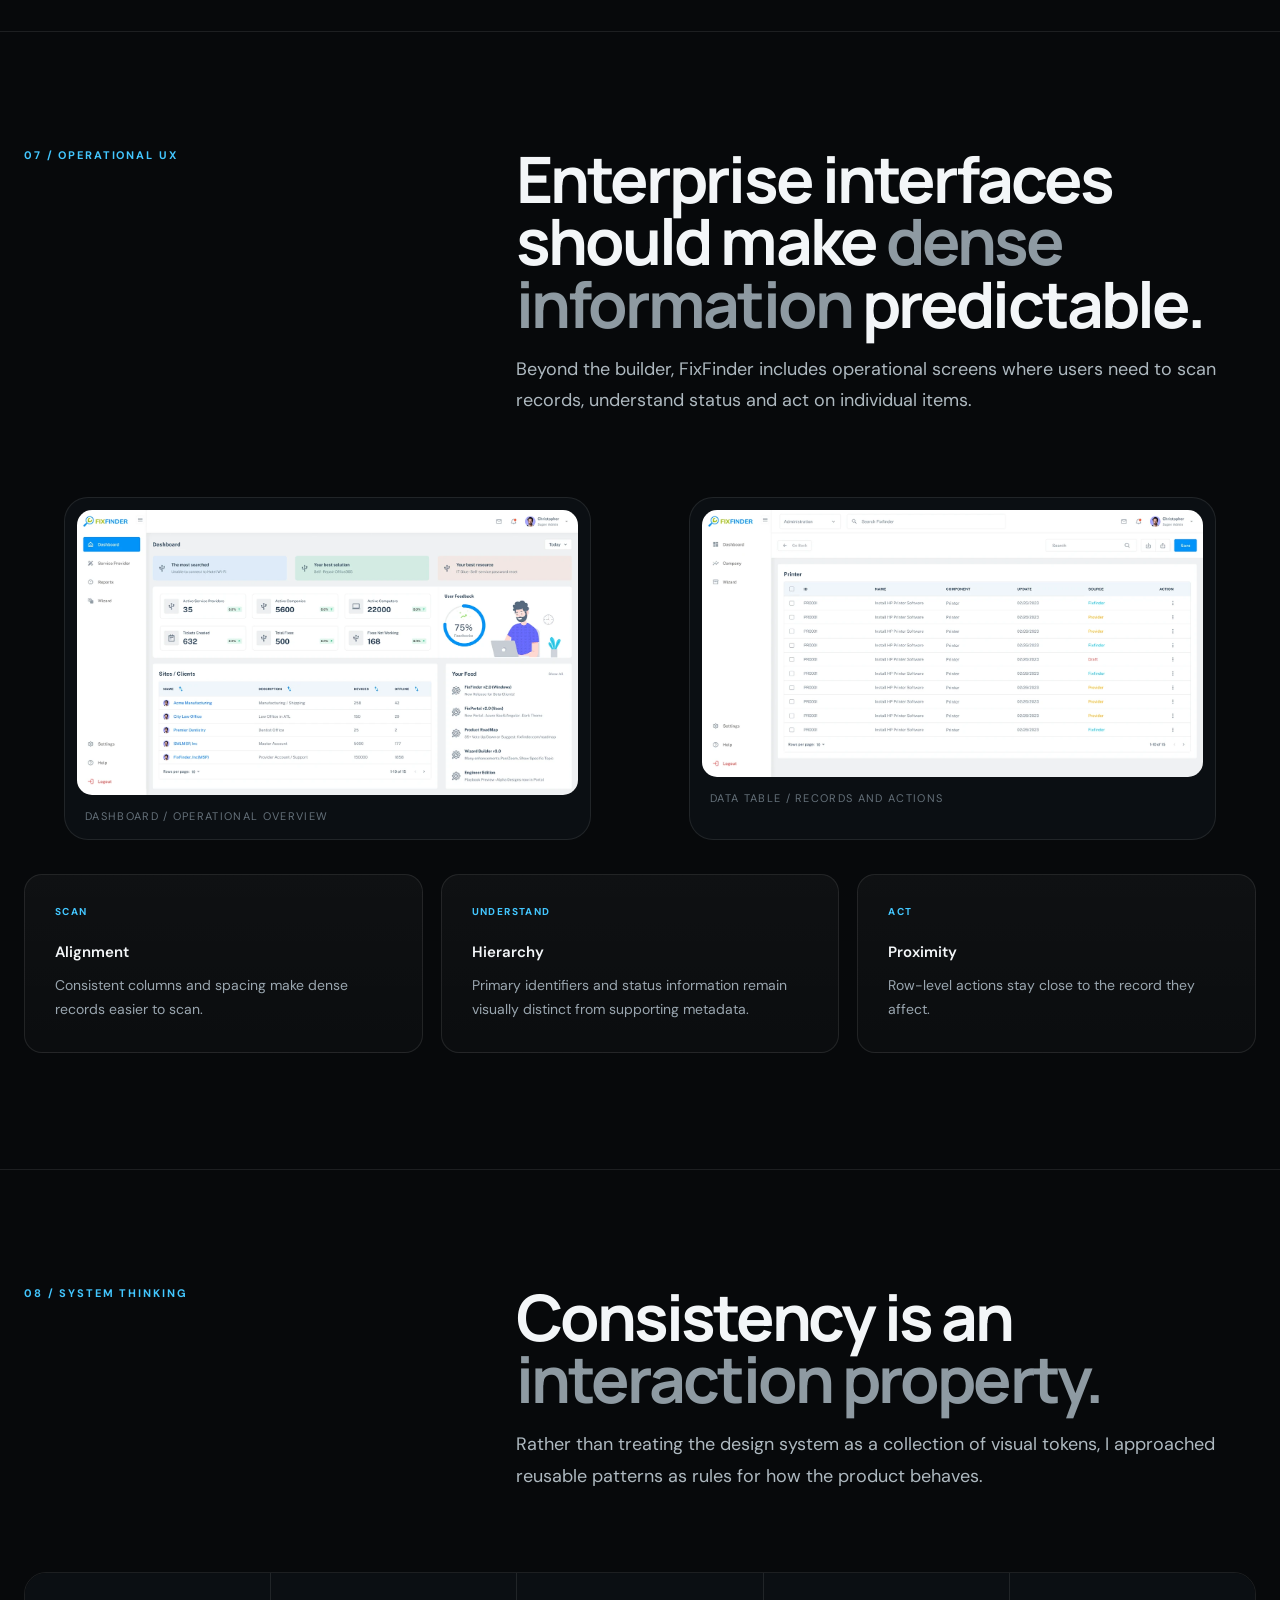
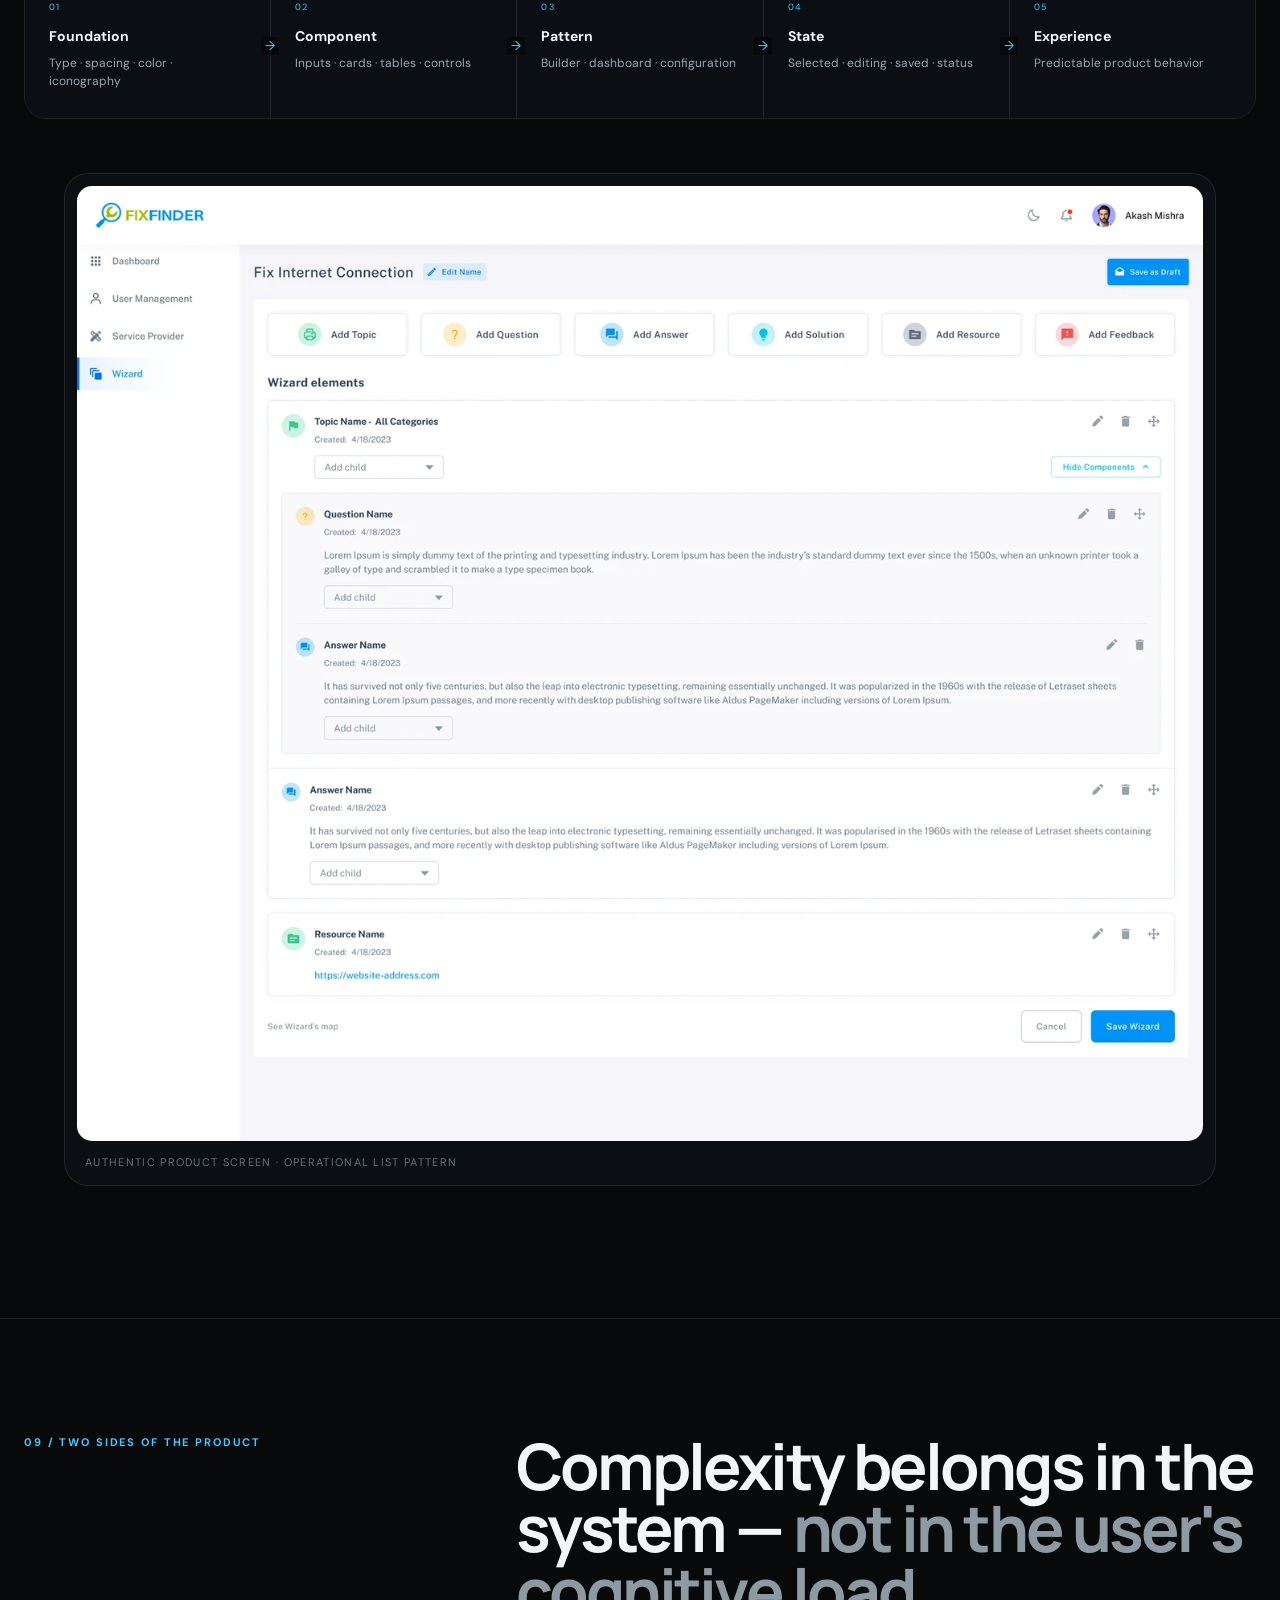
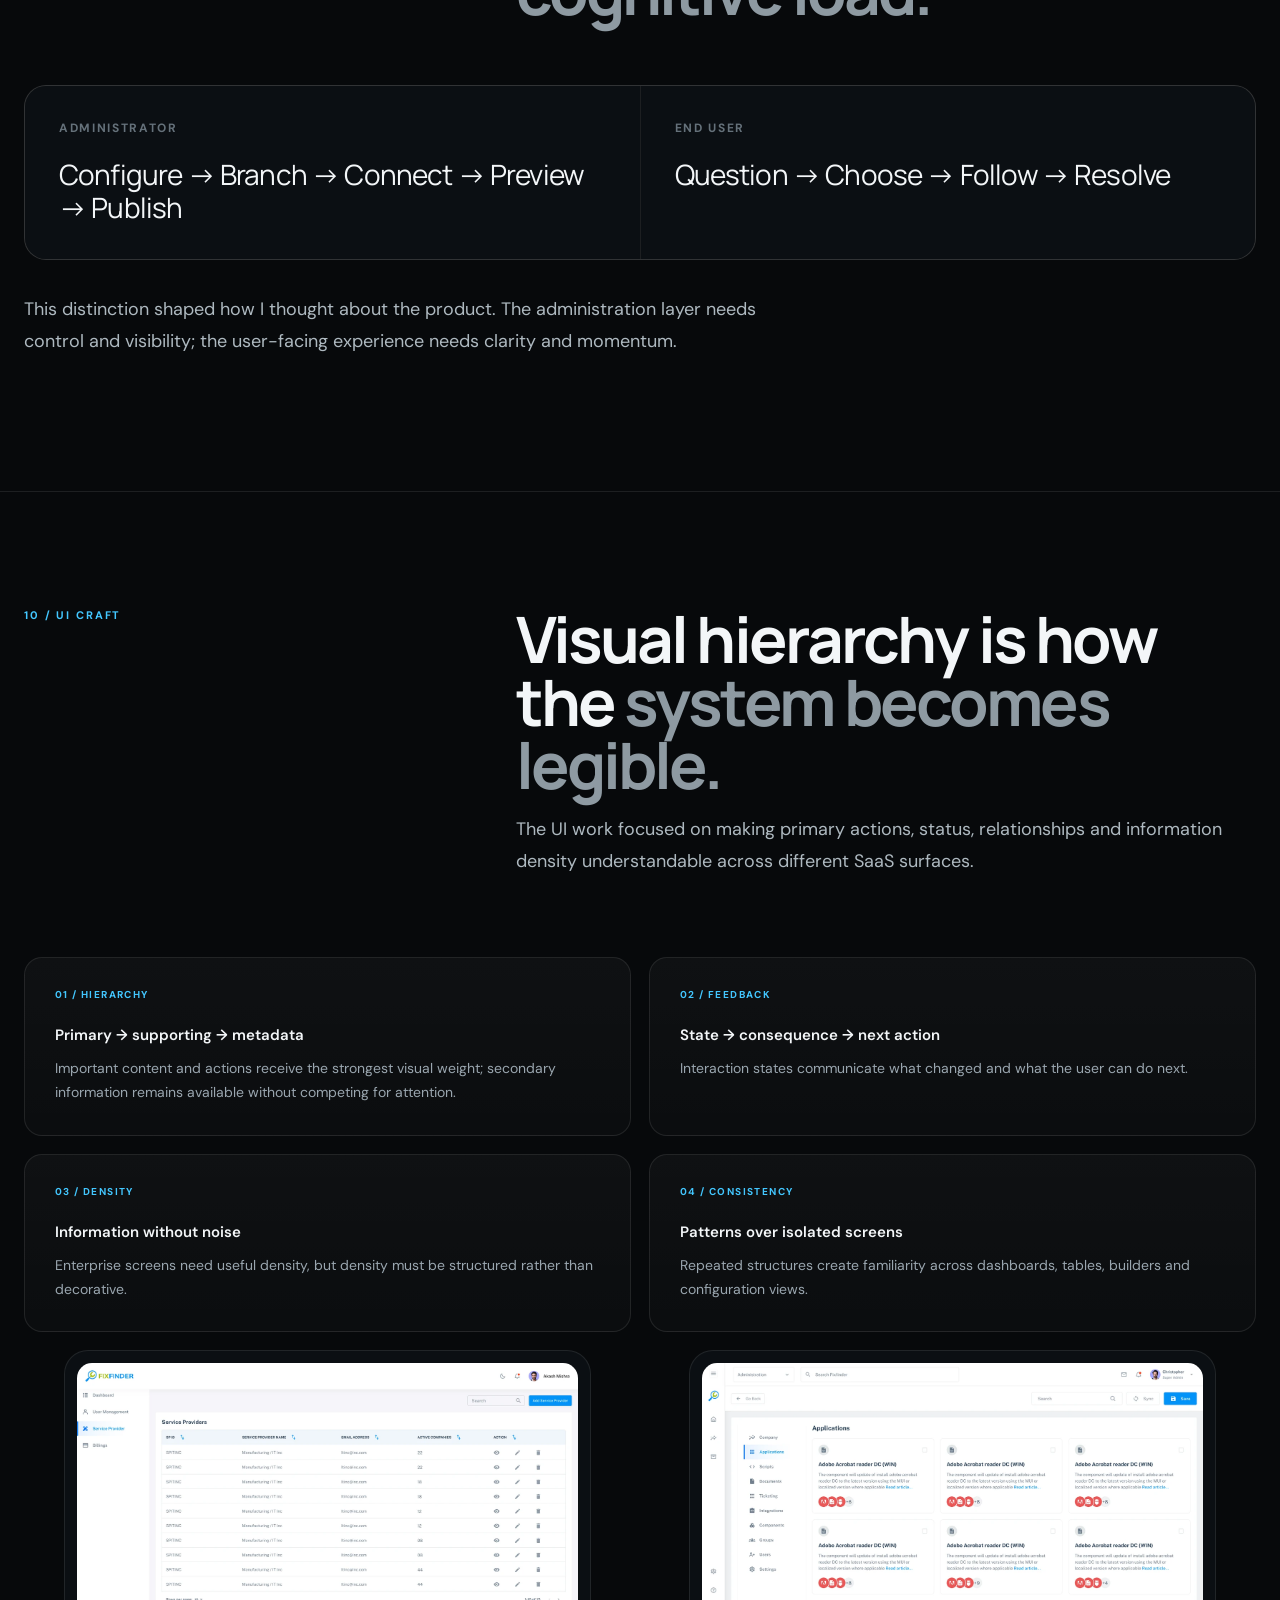
<file: work/fixfinder.html>
<!doctype html>
<html lang="en">
  <head>
    <meta charset="utf-8" />
    <meta name="viewport" content="width=device-width,initial-scale=1" />
    <meta
      name="description"
      content="FixFinder — enterprise SaaS product design case study by Laxminarayana Avula, focused on workflow design, self-service, dashboards, enterprise UX and interaction design."
    />
    <meta name="author" content="Laxminarayana Avula" />
    <meta name="theme-color" content="#07090b" />
    <title>
      FixFinder — Enterprise SaaS Product Design | Laxminarayana Avula
    </title>
    <link rel="preconnect" href="https://fonts.googleapis.com" />
    <link rel="preconnect" href="https://fonts.gstatic.com" crossorigin />
    <link
      href="https://fonts.googleapis.com/css2?family=DM+Sans:wght@400;500;600;700&family=Manrope:wght@500;600;700;800&display=swap"
      rel="stylesheet"
    />
    <link rel="stylesheet" href="../styles.css" />
    <link rel="stylesheet" href="../work/fixfinder.css" />
  </head>
  <body class="ff-page">
    <a class="ff-skip" href="#main">Skip to content</a>
    <header class="ff-top">
      <div class="ff-wrap ff-top-inner">
        <a class="ff-brand" href="../index.html"
          ><strong>LA</strong> / LAXMINARAYANA AVULA</a
        ><a class="ff-back" href="../index.html#work"
          >← Back to selected work</a
        >
      </div>
    </header>
    <main id="main">
      <section class="ff-hero">
        <div class="ff-wrap">
          <div class="ff-kicker">
            <span>03</span> ENTERPRISE · SAAS · PRODUCT DESIGN
          </div>
          <h1>
            FixFinder — designing the <em>system behind</em> self-service.
          </h1>
          <p class="ff-lede">
            A product-design case study focused on turning complex IT support
            logic into a coherent SaaS experience across workflow building,
            dashboards, configuration, data-heavy operations and guided
            resolution.
          </p>
          <div class="ff-meta">
            <div>
              <small>Role</small><strong>Product / UX / UI Design</strong>
            </div>
            <div><small>Product</small><strong>Enterprise SaaS</strong></div>
            <div>
              <small>Focus</small
              ><strong>Workflow · Interaction · Systems</strong>
            </div>
            <div>
              <small>Collaboration</small
              ><strong>Product · Engineering · QA</strong>
            </div>
          </div>
          <figure class="ff-hero-media">
            <img
              src="../assets/fixfinder/dashboard.webp"
              alt="FixFinder enterprise SaaS dashboard showing operational metrics, sites, clients and user feedback"
            />
            <figcaption class="ff-caption">
              <span>Authentic product screen</span
              ><span>Operational dashboard / overview</span>
            </figcaption>
          </figure>
        </div>
      </section>

      <section class="ff-section">
        <div class="ff-wrap">
          <div class="ff-section-head">
            <div class="ff-index">01 / THE PRODUCT</div>
            <div>
              <h2>One product. <em>Multiple mental models.</em></h2>
              <p class="ff-copy">
                FixFinder sits across self-service support, troubleshooting
                workflows, knowledge, ticketing, applications, service providers
                and administration. The design problem was therefore larger than
                any individual screen.
              </p>
            </div>
          </div>
          <p class="ff-statement">
            The experience had to make a complex support system feel
            <span>predictable</span> at every level.
          </p>
          <div class="ff-model">
            <div class="step">
              <b>Self-service</b
              ><span>Help users identify and resolve an issue.</span>
            </div>
            <div class="step">
              <b>Workflow</b><span>Model questions, answers and branches.</span>
            </div>
            <div class="step">
              <b>Knowledge</b
              ><span>Connect resources, solutions and applications.</span>
            </div>
            <div class="step">
              <b>Operations</b
              ><span>Manage tickets, providers and records.</span>
            </div>
            <div class="step">
              <b>Administration</b
              ><span>Configure, review and publish the system.</span>
            </div>
          </div>
        </div>
      </section>

      <section class="ff-section">
        <div class="ff-wrap">
          <div class="ff-section-head">
            <div class="ff-index">02 / THE DESIGN QUESTION</div>
            <div>
              <h2>
                How do you turn <em>“I have an IT problem”</em> into a clear
                path toward resolution?
              </h2>
            </div>
          </div>
          <div class="ff-grid-3">
            <article class="ff-panel">
              <div class="ff-num">01 / USER</div>
              <h3>Understand the problem</h3>
              <p>
                People often know the symptom before they know the underlying
                issue. The experience needs to help them move forward without
                requiring technical vocabulary.
              </p>
            </article>
            <article class="ff-panel">
              <div class="ff-num">02 / SYSTEM</div>
              <h3>Model the decision</h3>
              <p>
                Different answers can produce different next steps. The product
                therefore needs a flexible interaction model for branching
                logic.
              </p>
            </article>
            <article class="ff-panel">
              <div class="ff-num">03 / ADMIN</div>
              <h3>Make it configurable</h3>
              <p>
                Support teams need control over questions, answers, content,
                resources and outcomes without losing visibility of the overall
                journey.
              </p>
            </article>
          </div>
        </div>
      </section>

      <section class="ff-section">
        <div class="ff-wrap">
          <div class="ff-section-head">
            <div class="ff-index">03 / EXPERIENCE MODEL</div>
            <div>
              <h2>Design the <em>logic</em> before the decoration.</h2>
              <p class="ff-copy">
                I treated the product as a connected decision system. This
                helped align the user experience, workflow builder and
                operational interfaces around the same underlying model.
              </p>
            </div>
          </div>
          <div class="ff-flow">
            <div class="node">
              <small>01</small><b>Problem</b>
              <p>User arrives with an issue.</p>
            </div>
            <div class="node">
              <small>02</small><b>Understand</b>
              <p>Identify what is happening.</p>
            </div>
            <div class="node">
              <small>03</small><b>Decide</b>
              <p>Choose the relevant path.</p>
            </div>
            <div class="node">
              <small>04</small><b>Guide</b>
              <p>Provide the next useful step.</p>
            </div>
            <div class="node">
              <small>05</small><b>Resolve</b>
              <p>Complete or escalate.</p>
            </div>
          </div>
          <figure class="ff-image">
            <img
              src="../assets/fixfinder/flow-builder.webp"
              alt="FixFinder workflow builder showing branching troubleshooting choices"
            />
            <figcaption>
              Authentic product screen · branching workflow
            </figcaption>
          </figure>
        </div>
      </section>

      <section class="ff-section">
        <div class="ff-wrap">
          <div class="ff-section-head">
            <div class="ff-index">04 / INFORMATION ARCHITECTURE</div>
            <div>
              <h2>Keep the <em>system understandable</em> as it grows.</h2>
              <p class="ff-copy">
                The architecture separates operational management from
                troubleshooting logic while keeping both inside one product
                ecosystem.
              </p>
            </div>
          </div>
          <div class="ff-ia">
            <div class="ff-tree">
              FIXFINDER │ ├── <span class="accent">Dashboard</span> ├── User
              Management ├── Service Providers ├── Applications ├── Ticketing
              ├── Wizard │ ├── Topics │ ├── Questions │ ├── Answers │ ├──
              Solutions │ └── Resources └── Settings
            </div>
            <div class="ff-grid-2">
              <article class="ff-panel">
                <div class="ff-num">01</div>
                <h3>Separate modes</h3>
                <p>
                  Operational views and authoring views serve different tasks,
                  so the navigation needs to preserve that distinction.
                </p>
              </article>
              <article class="ff-panel">
                <div class="ff-num">02</div>
                <h3>Preserve relationships</h3>
                <p>
                  Applications, tickets, resources, providers and workflow
                  content need recognizable patterns across the system.
                </p>
              </article>
              <article class="ff-panel">
                <div class="ff-num">03</div>
                <h3>Make hierarchy visible</h3>
                <p>
                  Primary tasks stay prominent while supporting configuration
                  and metadata remain available without competing for attention.
                </p>
              </article>
              <article class="ff-panel">
                <div class="ff-num">04</div>
                <h3>Design for scale</h3>
                <p>
                  Tables, search, pagination and reusable patterns support
                  growing operational datasets.
                </p>
              </article>
            </div>
          </div>
          <figure class="ff-image">
            <img
              src="../assets/fixfinder/application-table.webp"
              alt="FixFinder applications interface showing multiple application records"
            />
            <figcaption>
              Authentic product screen · application management
            </figcaption>
          </figure>
        </div>
      </section>

      <section class="ff-section">
        <div class="ff-wrap">
          <div class="ff-section-head">
            <div class="ff-index">05 / WORKFLOW BUILDER</div>
            <div>
              <h2>Make branching logic <em>visible.</em></h2>
              <p class="ff-copy">
                The workflow builder is the clearest expression of the product's
                complexity. The interface needs to expose relationships without
                turning configuration into a technical diagram.
              </p>
            </div>
          </div>
          <figure class="ff-image">
            <img
              src="../assets/fixfinder/wizard-tree.webp"
              alt="FixFinder workflow tree with questions, answers and branching paths"
            />
            <figcaption>
              Authentic product screen · workflow tree and decision paths
            </figcaption>
          </figure>
          <div class="ff-anatomy">
            <div class="visual">
              <img
                src="../assets/fixfinder/wizard-editor.webp"
                alt="FixFinder builder interface with configuration panel and workflow nodes"
              />
            </div>
            <div class="ff-notes">
              <article class="ff-note">
                <b>Make relationships visible</b>
                <p>
                  Questions, answers and resulting paths remain visually
                  connected.
                </p>
              </article>
              <article class="ff-note">
                <b>Expose the current state</b>
                <p>
                  Selected branches and active choices need a clear visual
                  state.
                </p>
              </article>
              <article class="ff-note">
                <b>Keep authoring contextual</b>
                <p>
                  Configuration happens alongside the flow rather than in a
                  disconnected utility screen.
                </p>
              </article>
              <article class="ff-note">
                <b>Support progressive complexity</b>
                <p>
                  The same model can start simple and expand into more detailed
                  decision trees.
                </p>
              </article>
            </div>
          </div>
        </div>
      </section>

      <section class="ff-section">
        <div class="ff-wrap">
          <div class="ff-section-head">
            <div class="ff-index">06 / INTERACTION DESIGN</div>
            <div>
              <h2>From a blank canvas to a <em>publishable journey.</em></h2>
              <p class="ff-copy">
                The builder turns abstract support logic into a sequence of
                authoring decisions. Each step makes the next action explicit.
              </p>
            </div>
          </div>
          <div class="ff-model">
            <div class="step">
              <b>Topic</b><span>Define the support journey.</span>
            </div>
            <div class="step">
              <b>Question</b><span>Ask for the missing context.</span>
            </div>
            <div class="step">
              <b>Choice</b><span>Define possible answers.</span>
            </div>
            <div class="step">
              <b>Next step</b><span>Connect the outcome.</span>
            </div>
            <div class="step">
              <b>Preview</b><span>Understand the resulting experience.</span>
            </div>
          </div>
          <div class="ff-grid-2" style="margin-top: 18px">
            <figure class="ff-image" style="margin-top: 0">
              <img
                src="../assets/fixfinder/wizard-content.webp"
                alt="FixFinder workflow editor showing content configuration"
              />
              <figcaption>Content configuration</figcaption>
            </figure>
            <figure class="ff-image" style="margin-top: 0">
              <img
                src="../assets/fixfinder/wizard-next-steps.webp"
                alt="FixFinder workflow editor showing next step configuration"
              />
              <figcaption>Next-step configuration</figcaption>
            </figure>
          </div>
          <div class="ff-note-bar">
            The interaction model is the product. The UI exists to make that
            model understandable, editable and predictable.
          </div>
        </div>
      </section>

      <section class="ff-section">
        <div class="ff-wrap">
          <div class="ff-section-head">
            <div class="ff-index">07 / OPERATIONAL UX</div>
            <div>
              <h2>
                Enterprise interfaces should make
                <em>dense information</em> predictable.
              </h2>
              <p class="ff-copy">
                Beyond the builder, FixFinder includes operational screens where
                users need to scan records, understand status and act on
                individual items.
              </p>
            </div>
          </div>
          <div class="ff-grid-2">
            <figure class="ff-image" style="margin-top: 0">
              <img
                src="../assets/fixfinder/dashboard.webp"
                alt="FixFinder dashboard with operational metrics and sites"
              />
              <figcaption>Dashboard / operational overview</figcaption>
            </figure>
            <figure class="ff-image" style="margin-top: 0">
              <img
                src="../assets/fixfinder/data-table.webp"
                alt="FixFinder data table with rows, columns and actions"
              />
              <figcaption>Data table / records and actions</figcaption>
            </figure>
          </div>
          <div class="ff-grid-3" style="margin-top: 18px">
            <article class="ff-panel">
              <div class="ff-num">SCAN</div>
              <h3>Alignment</h3>
              <p>
                Consistent columns and spacing make dense records easier to
                scan.
              </p>
            </article>
            <article class="ff-panel">
              <div class="ff-num">UNDERSTAND</div>
              <h3>Hierarchy</h3>
              <p>
                Primary identifiers and status information remain visually
                distinct from supporting metadata.
              </p>
            </article>
            <article class="ff-panel">
              <div class="ff-num">ACT</div>
              <h3>Proximity</h3>
              <p>Row-level actions stay close to the record they affect.</p>
            </article>
          </div>
        </div>
      </section>

      <section class="ff-section">
        <div class="ff-wrap">
          <div class="ff-section-head">
            <div class="ff-index">08 / SYSTEM THINKING</div>
            <div>
              <h2>Consistency is an <em>interaction property.</em></h2>
              <p class="ff-copy">
                Rather than treating the design system as a collection of visual
                tokens, I approached reusable patterns as rules for how the
                product behaves.
              </p>
            </div>
          </div>
          <div class="ff-flow">
            <div class="node">
              <small>01</small><b>Foundation</b>
              <p>Type · spacing · color · iconography</p>
            </div>
            <div class="node">
              <small>02</small><b>Component</b>
              <p>Inputs · cards · tables · controls</p>
            </div>
            <div class="node">
              <small>03</small><b>Pattern</b>
              <p>Builder · dashboard · configuration</p>
            </div>
            <div class="node">
              <small>04</small><b>State</b>
              <p>Selected · editing · saved · status</p>
            </div>
            <div class="node">
              <small>05</small><b>Experience</b>
              <p>Predictable product behavior</p>
            </div>
          </div>
          <figure class="ff-image">
            <img
              src="../assets/fixfinder/operations-list.webp"
              alt="FixFinder operational list interface with structured records"
            />
            <figcaption>
              Authentic product screen · operational list pattern
            </figcaption>
          </figure>
        </div>
      </section>

      <section class="ff-section">
        <div class="ff-wrap">
          <div class="ff-section-head">
            <div class="ff-index">09 / TWO SIDES OF THE PRODUCT</div>
            <div>
              <h2>
                Complexity belongs in the system —
                <em>not in the user's cognitive load.</em>
              </h2>
            </div>
          </div>
          <div class="ff-compare">
            <div>
              <h3>Administrator</h3>
              <p>Configure → Branch → Connect → Preview → Publish</p>
            </div>
            <div>
              <h3>End user</h3>
              <p>Question → Choose → Follow → Resolve</p>
            </div>
          </div>
          <p class="ff-copy" style="margin-top: 34px">
            This distinction shaped how I thought about the product. The
            administration layer needs control and visibility; the user-facing
            experience needs clarity and momentum.
          </p>
        </div>
      </section>

      <section class="ff-section">
        <div class="ff-wrap">
          <div class="ff-section-head">
            <div class="ff-index">10 / UI CRAFT</div>
            <div>
              <h2>
                Visual hierarchy is how the <em>system becomes legible.</em>
              </h2>
              <p class="ff-copy">
                The UI work focused on making primary actions, status,
                relationships and information density understandable across
                different SaaS surfaces.
              </p>
            </div>
          </div>
          <div class="ff-grid-2">
            <article class="ff-panel">
              <div class="ff-num">01 / HIERARCHY</div>
              <h3>Primary → supporting → metadata</h3>
              <p>
                Important content and actions receive the strongest visual
                weight; secondary information remains available without
                competing for attention.
              </p>
            </article>
            <article class="ff-panel">
              <div class="ff-num">02 / FEEDBACK</div>
              <h3>State → consequence → next action</h3>
              <p>
                Interaction states communicate what changed and what the user
                can do next.
              </p>
            </article>
            <article class="ff-panel">
              <div class="ff-num">03 / DENSITY</div>
              <h3>Information without noise</h3>
              <p>
                Enterprise screens need useful density, but density must be
                structured rather than decorative.
              </p>
            </article>
            <article class="ff-panel">
              <div class="ff-num">04 / CONSISTENCY</div>
              <h3>Patterns over isolated screens</h3>
              <p>
                Repeated structures create familiarity across dashboards,
                tables, builders and configuration views.
              </p>
            </article>
          </div>
          <div class="ff-grid-2" style="margin-top: 18px">
            <figure class="ff-image" style="margin-top: 0">
              <img
                src="../assets/fixfinder/ticketing.webp"
                alt="FixFinder ticketing interface with ticket status and identifiers"
              />
              <figcaption>Ticketing / operational records</figcaption>
            </figure>
            <figure class="ff-image" style="margin-top: 0">
              <img
                src="../assets/fixfinder/applications.webp"
                alt="FixFinder application cards interface"
              />
              <figcaption>Applications / knowledge surface</figcaption>
            </figure>
          </div>
        </div>
      </section>

      <section class="ff-section">
        <div class="ff-wrap">
          <div class="ff-section-head">
            <div class="ff-index">11 / MY CONTRIBUTION</div>
            <div>
              <h2>
                Product design across <em>the system, not just the screen.</em>
              </h2>
              <p class="ff-copy">
                My contribution is best understood across the layers of the
                product rather than as a single visual deliverable.
              </p>
            </div>
          </div>
          <div class="ff-role">
            <article class="ff-panel">
              <div class="ff-num">PRODUCT DESIGN</div>
              <h3>Structure the experience</h3>
              <p>
                Information architecture, user flows, interaction design,
                wireframes, prototyping and high-fidelity UI across complex SaaS
                surfaces.
              </p>
            </article>
            <article class="ff-panel">
              <div class="ff-num">ENTERPRISE UX</div>
              <h3>Design for operational complexity</h3>
              <p>
                Dashboards, workflow builders, configuration interfaces, tables,
                ticketing and self-service patterns.
              </p>
            </article>
            <article class="ff-panel">
              <div class="ff-num">SYSTEM THINKING</div>
              <h3>Create reusable rules</h3>
              <p>
                Reusable components and interaction patterns that help different
                product surfaces feel like one coherent system.
              </p>
            </article>
            <article class="ff-panel">
              <div class="ff-num">DELIVERY</div>
              <h3>Connect design to implementation</h3>
              <p>
                Collaboration with product, engineering and QA, supported by
                implementation-ready specifications and design QA.
              </p>
            </article>
          </div>
          <div class="ff-note-bar">
            This case study intentionally avoids fabricated performance metrics
            or research counts. The evidence is the product structure,
            interaction model and authentic interface work shown throughout the
            page.
          </div>
        </div>
      </section>

      <section class="ff-section ff-section--tight">
        <div class="ff-wrap">
          <div class="ff-section-head">
            <div class="ff-index">12 / OUTCOME</div>
            <div>
              <h2>
                From individual support activities to a
                <em>connected product experience.</em>
              </h2>
            </div>
          </div>
          <div class="ff-flow">
            <div class="node">
              <small>BEFORE / CONCEPTUAL</small><b>Questions</b>
              <p>Users need help.</p>
            </div>
            <div class="node">
              <small>STRUCTURE</small><b>Decisions</b>
              <p>Answers determine paths.</p>
            </div>
            <div class="node">
              <small>SYSTEM</small><b>Knowledge</b>
              <p>Resources and solutions connect.</p>
            </div>
            <div class="node">
              <small>OPERATIONS</small><b>Records</b>
              <p>Tickets and providers are managed.</p>
            </div>
            <div class="node">
              <small>EXPERIENCE</small><b>Resolution</b>
              <p>The user gets a clear next step.</p>
            </div>
          </div>
        </div>
      </section>

      <section class="ff-close">
        <div class="ff-wrap">
          <div class="ff-kicker" style="justify-content: center">
            <span>FIXFINDER / REFLECTION</span>
          </div>
          <p class="ff-statement">
            I design for the <span>system behind the screen.</span>
          </p>
          <p>
            A dashboard is not just a collection of metrics. A workflow is not
            just a series of boxes. A SaaS product is the relationship between
            information, decisions, interactions and visual language.
          </p>
          <p>That is the level at which I approach complex product design.</p>
        </div>
      </section>
    </main>
    <footer class="ff-wrap ff-footer">
      <span>© Laxminarayana Avula · FixFinder case study</span
      ><a href="../index.html#work">Back to selected work ↗</a>
    </footer>
  </body>
</html>
</file>
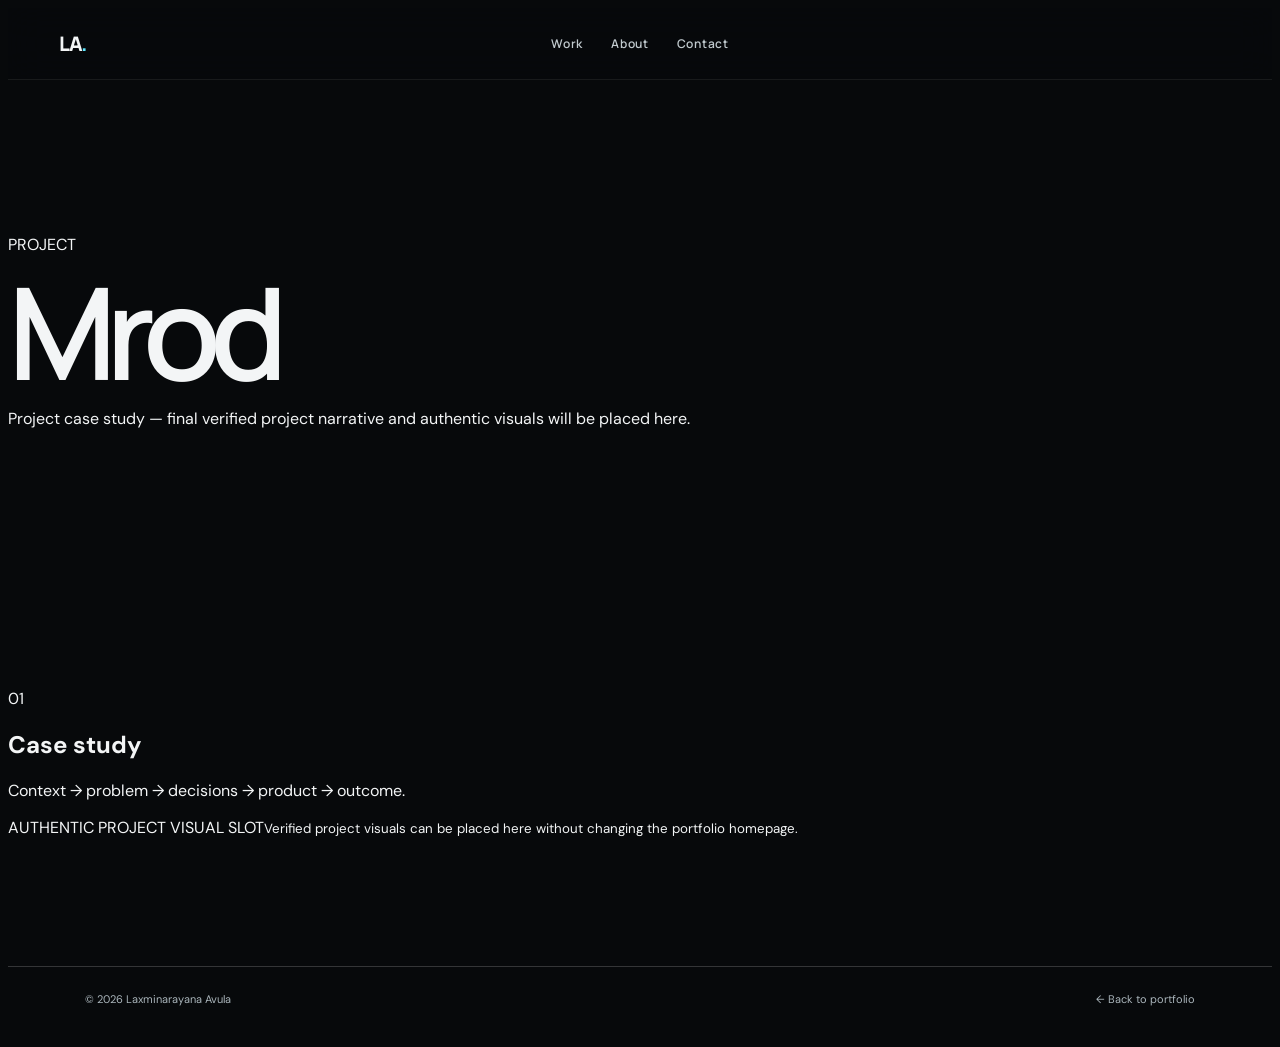
<file: work/mrod.html>
<!doctype html><html lang="en"><head><meta charset="utf-8"><meta name="viewport" content="width=device-width,initial-scale=1"><meta name="description" content="Mrod — Laxminarayana Avula case study"><title>Mrod — Laxminarayana Avula</title><link rel="preconnect" href="https://fonts.googleapis.com"><link rel="preconnect" href="https://fonts.gstatic.com" crossorigin><link href="https://fonts.googleapis.com/css2?family=DM+Sans:wght@400;500;600;700&family=Manrope:wght@500;600;700;800&display=swap" rel="stylesheet"><link rel="stylesheet" href="../case-studies.css"></head><body class="case-page"><a class="case-skip" href="#main-content">Skip to content</a><header class="case-nav"><a class="case-brand" href="../index.html" aria-label="Back to portfolio">LA<span>.</span></a><nav aria-label="Case study navigation"><a href="../index.html#work">Work</a><a href="../index.html#about">About</a><a href="../index.html#contact">Contact</a></nav></header><main id="main-content" class="case-main"><section class="case-section case-hero"><div class="case-eyebrow">PROJECT</div><h1>Mrod</h1><p class="case-lede">Project case study — final verified project narrative and authentic visuals will be placed here.</p></section><section class="case-section"><div class="case-section-head"><span>01</span><h2>Case study</h2><p>Context → problem → decisions → product → outcome.</p></div><div class="case-visual case-visual-enquire"><div class="case-visual-label">AUTHENTIC PROJECT VISUAL SLOT<small>Verified project visuals can be placed here without changing the portfolio homepage.</small></div></div></section></main><footer class="case-footer"><span>© 2026 Laxminarayana Avula</span><a href="../index.html">← Back to portfolio</a></footer></body></html>
</file>
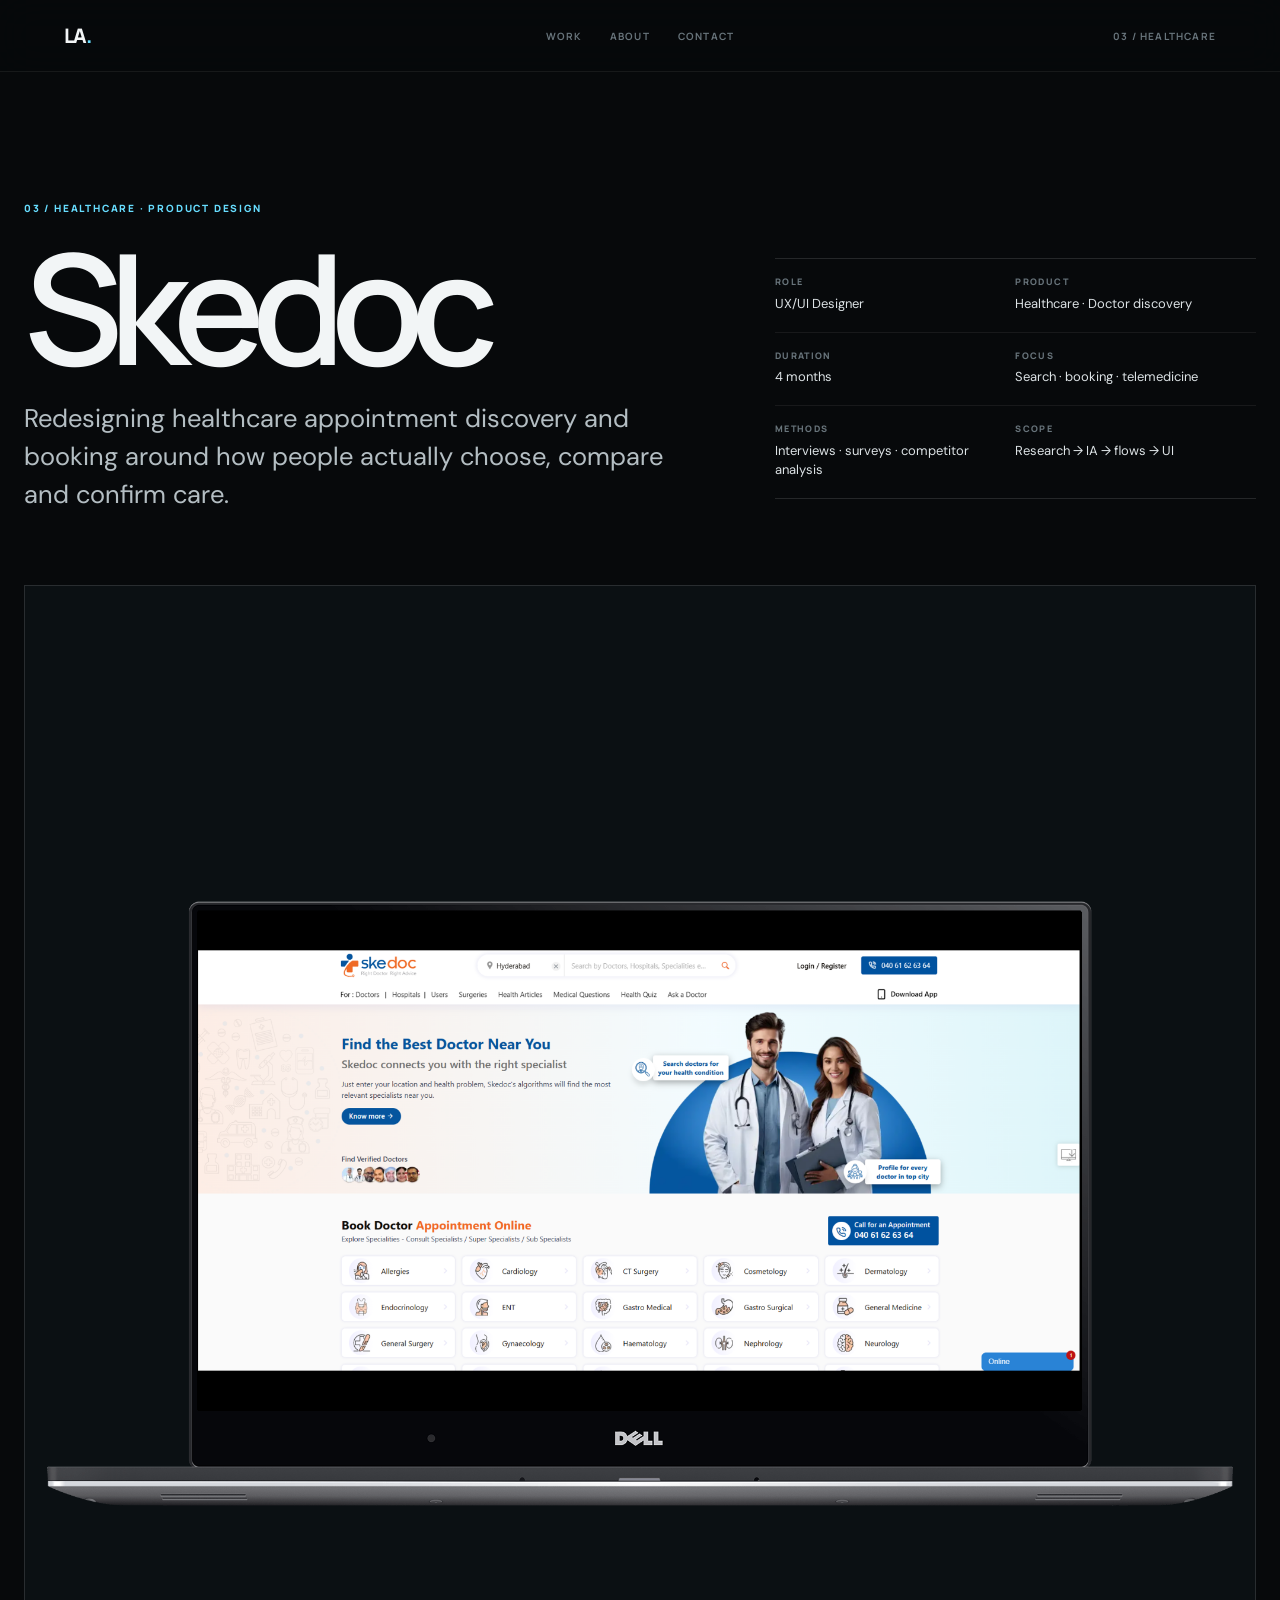
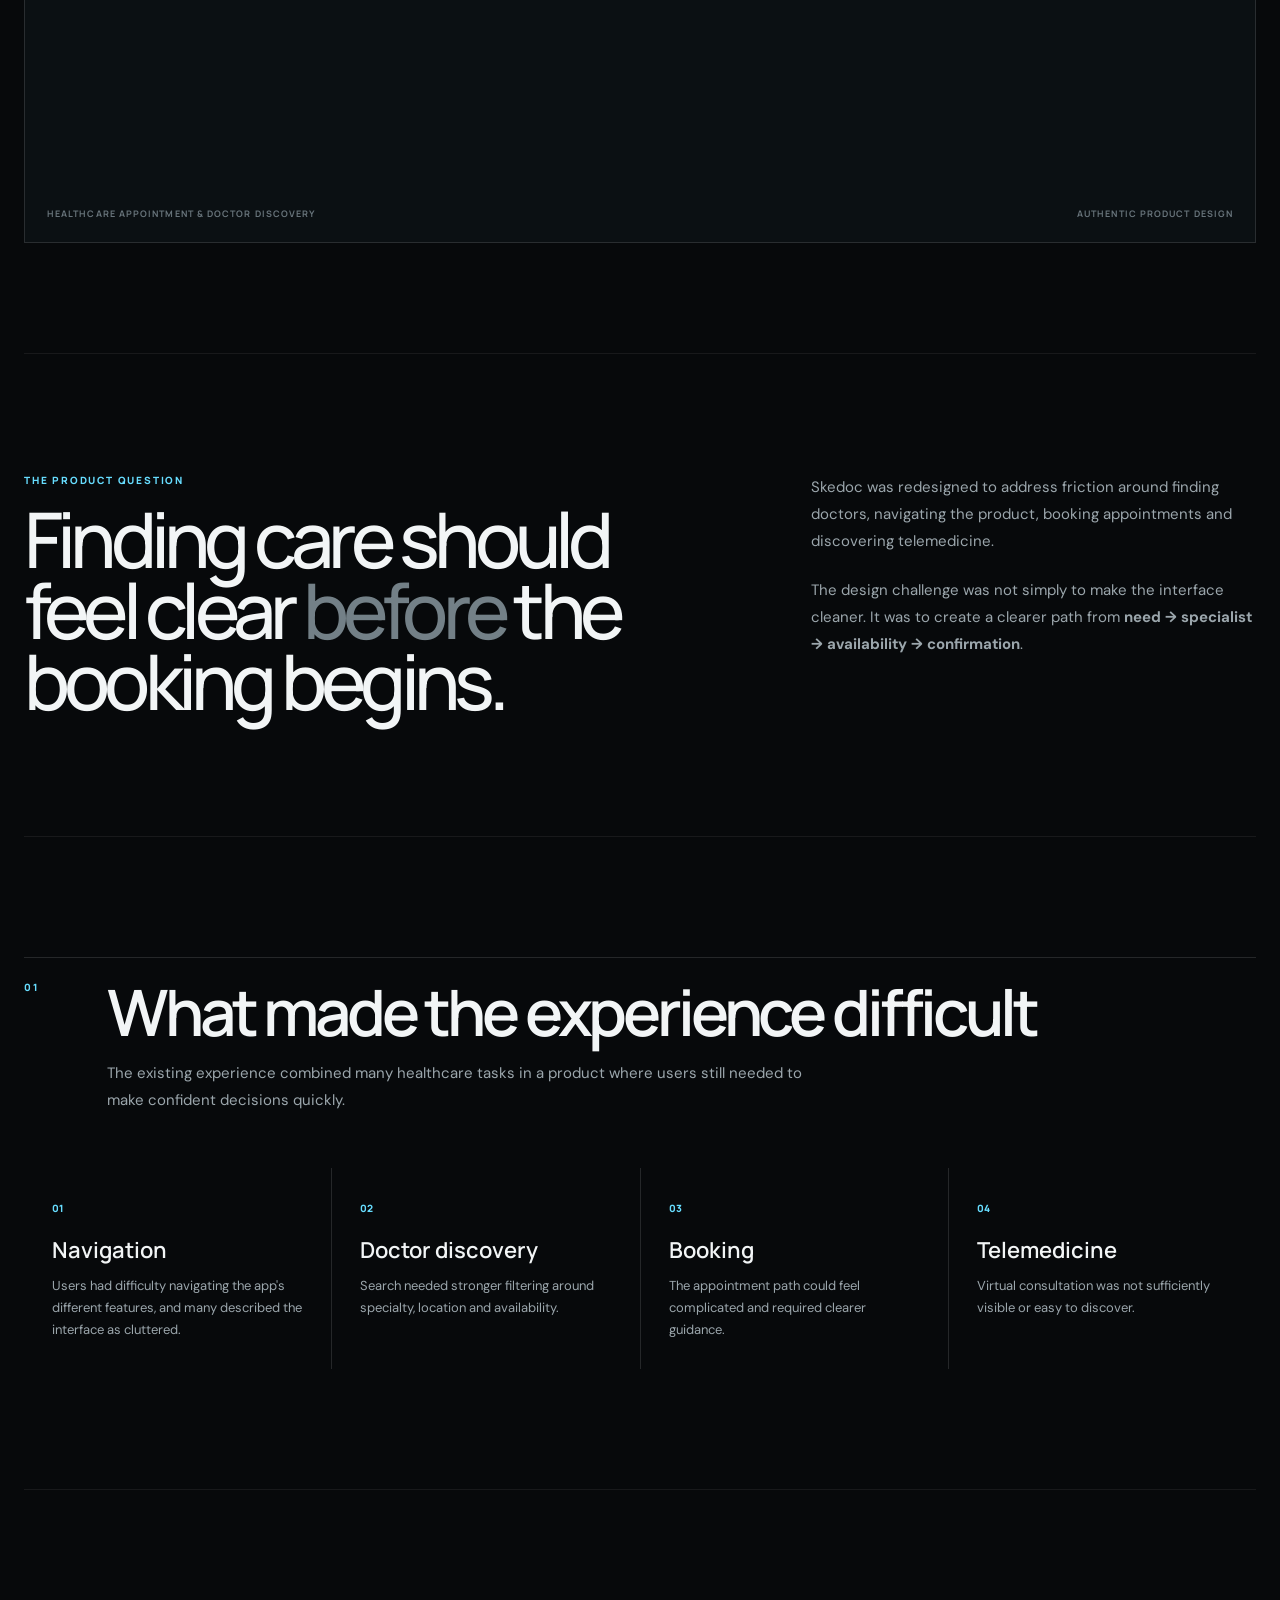
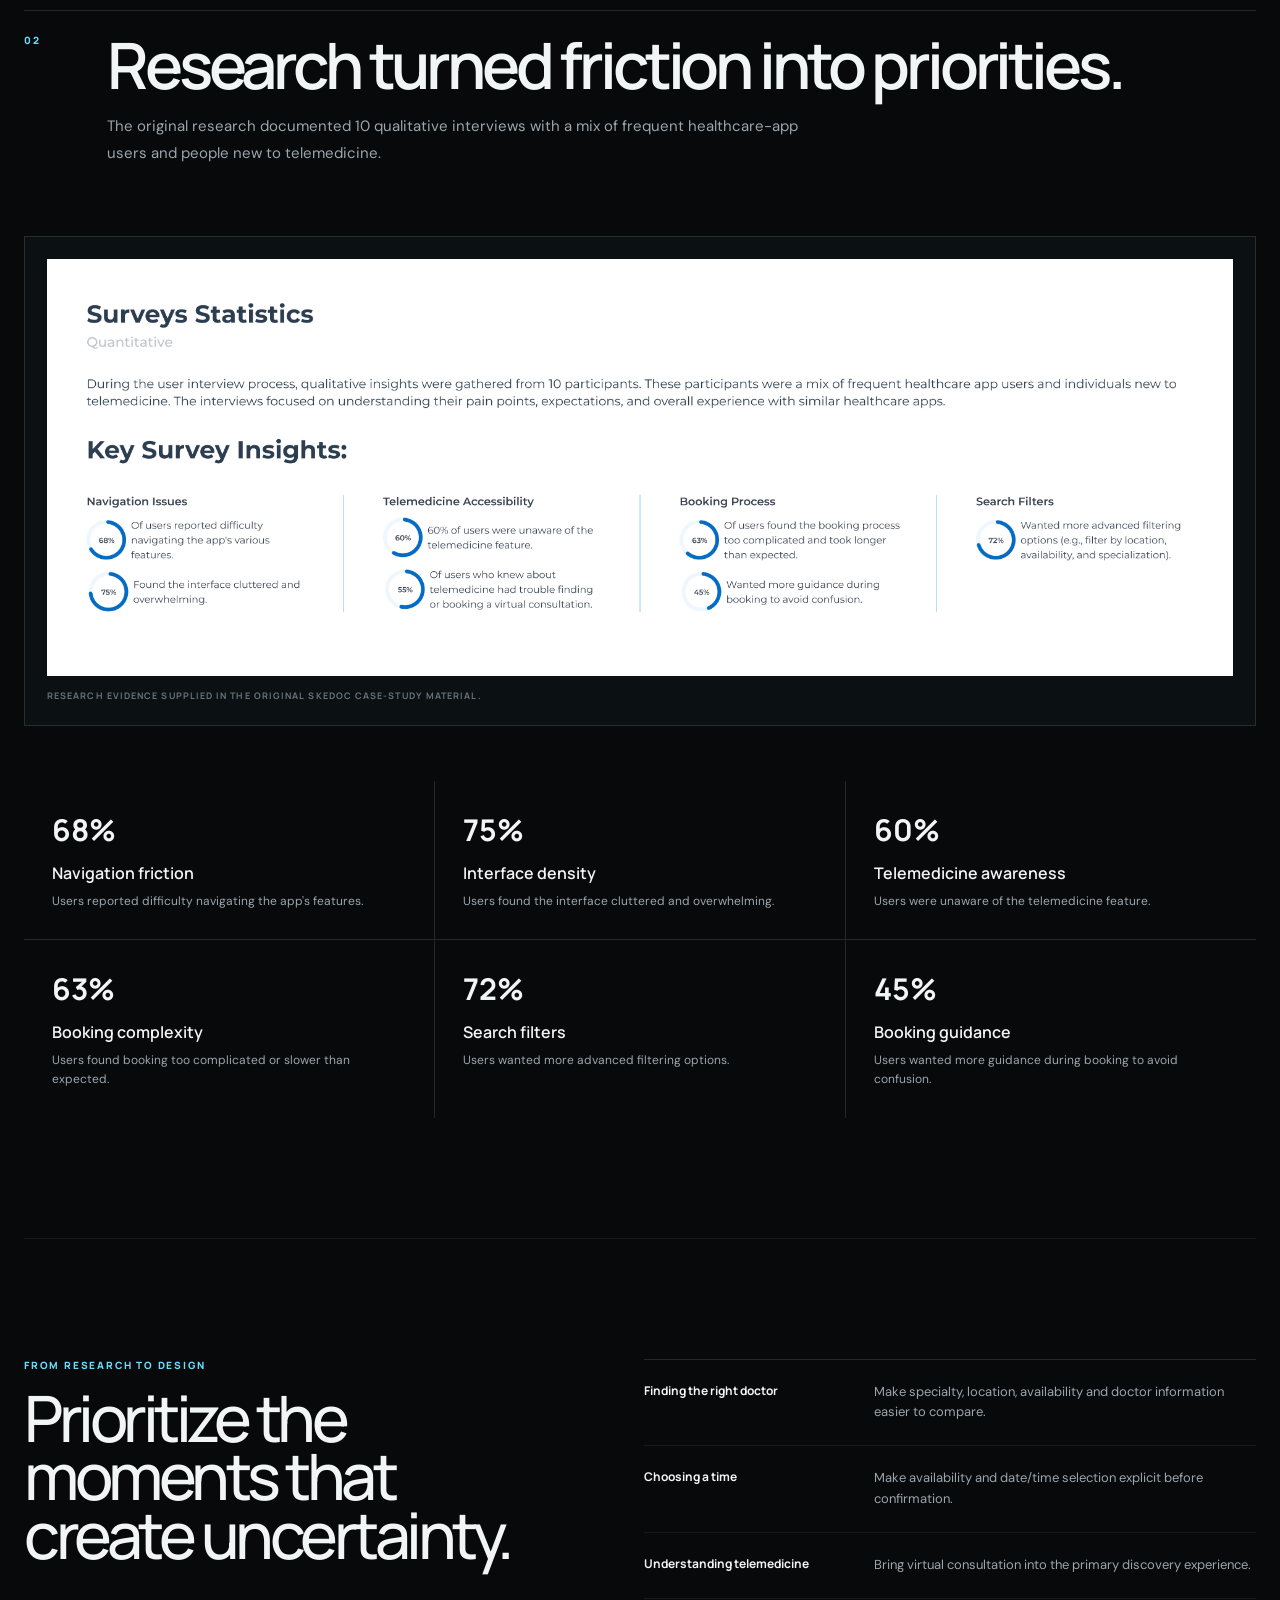
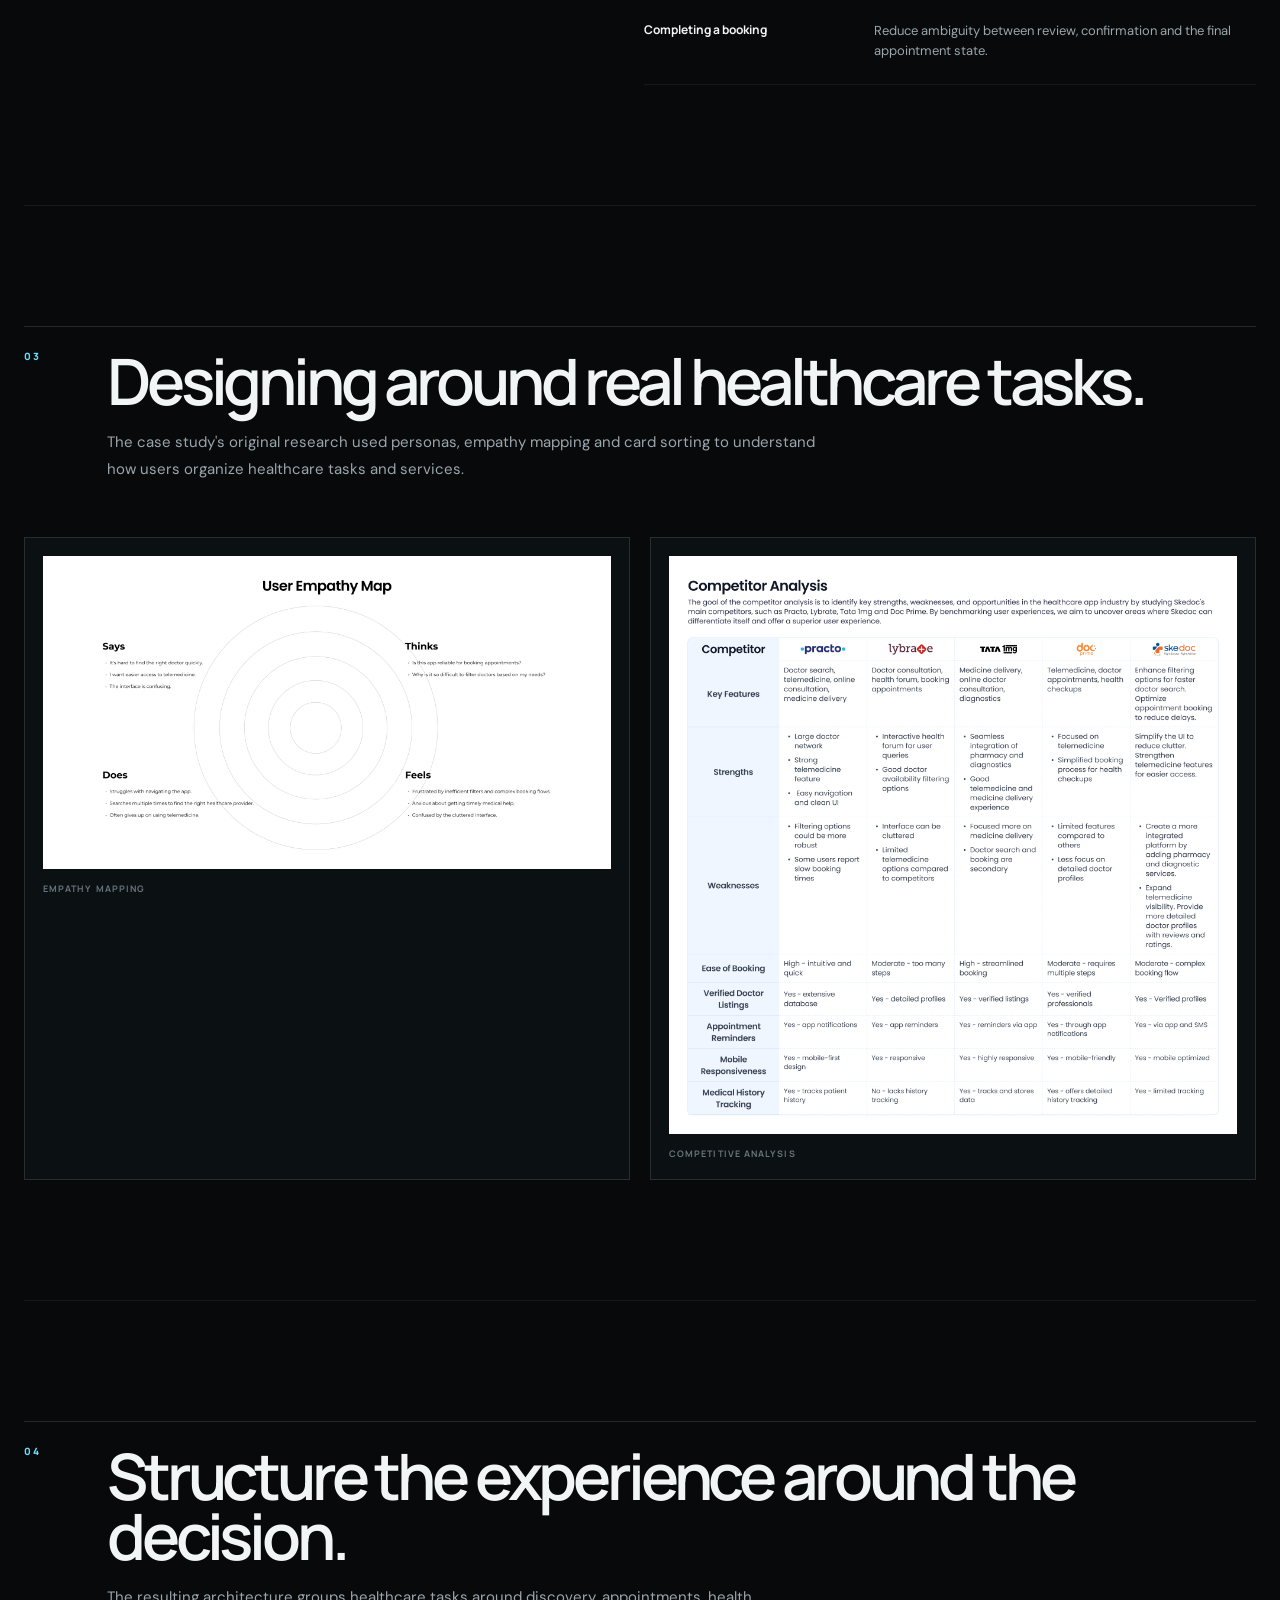
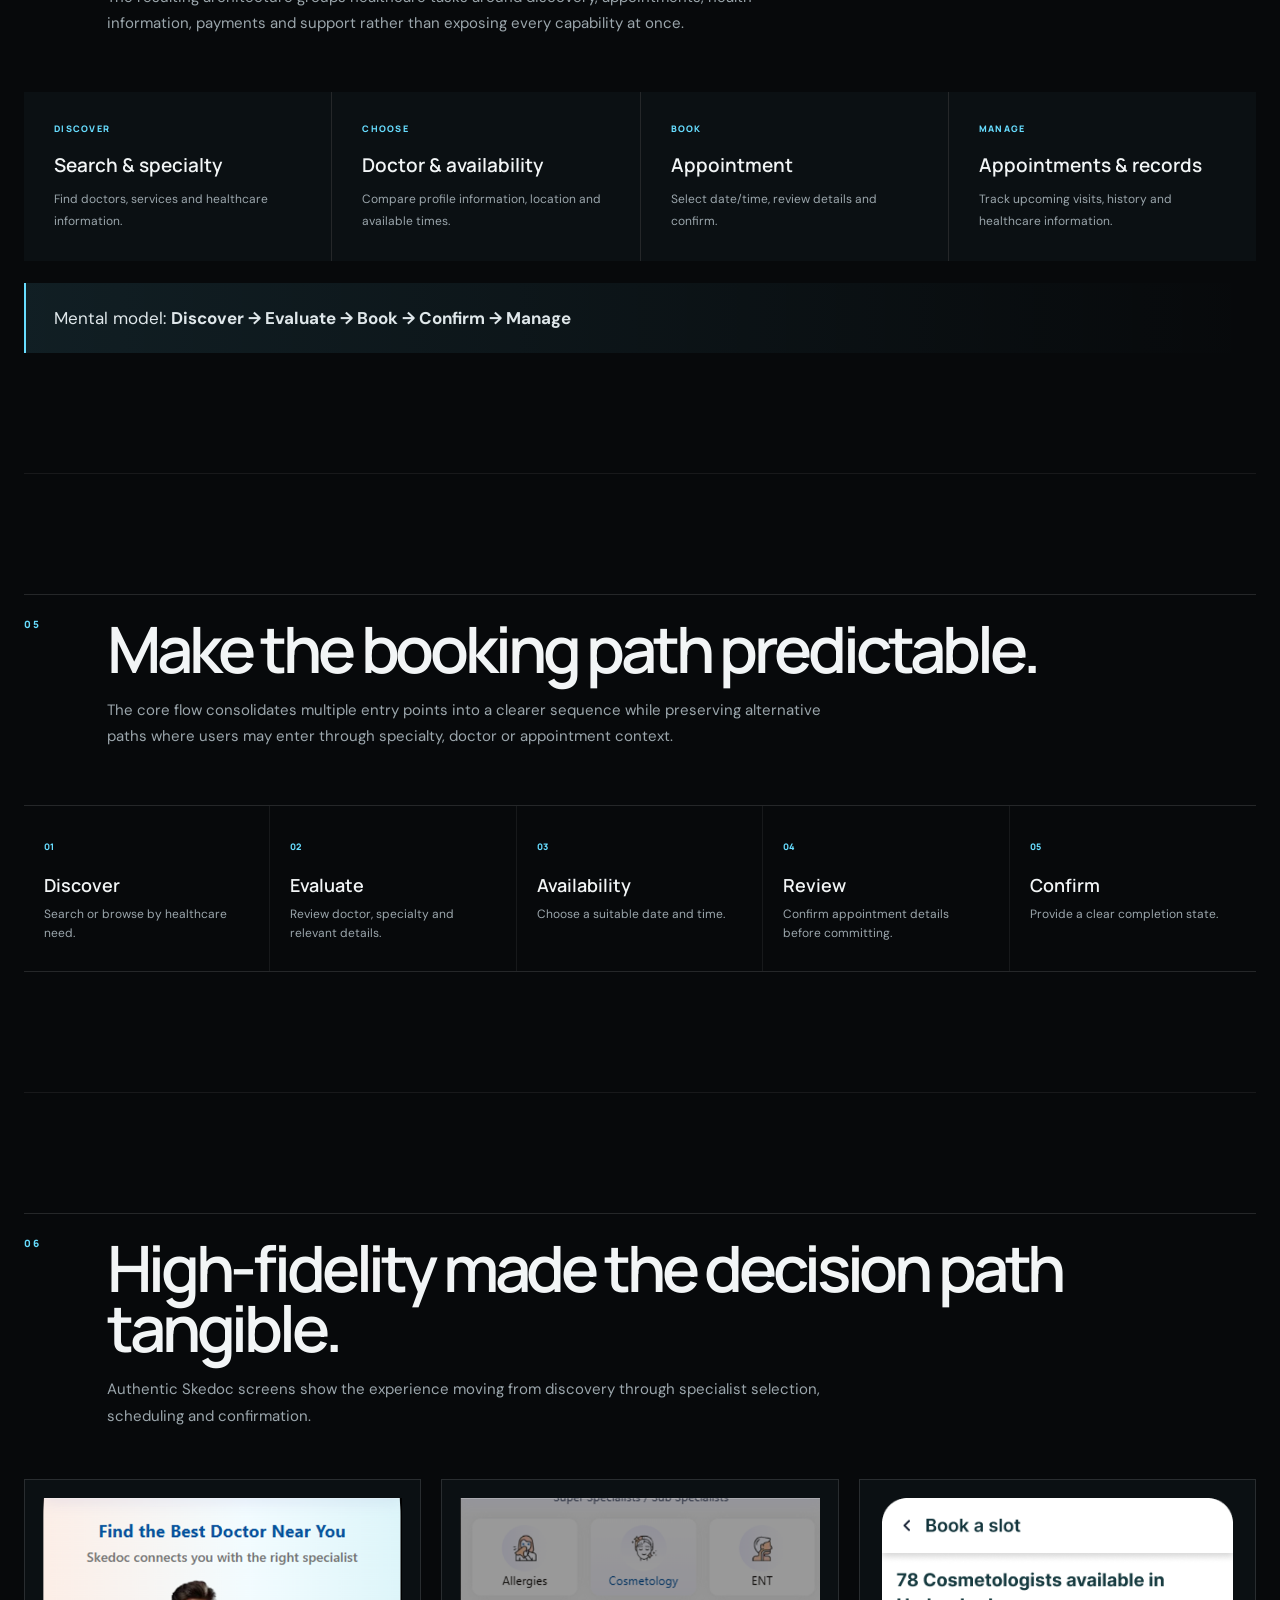
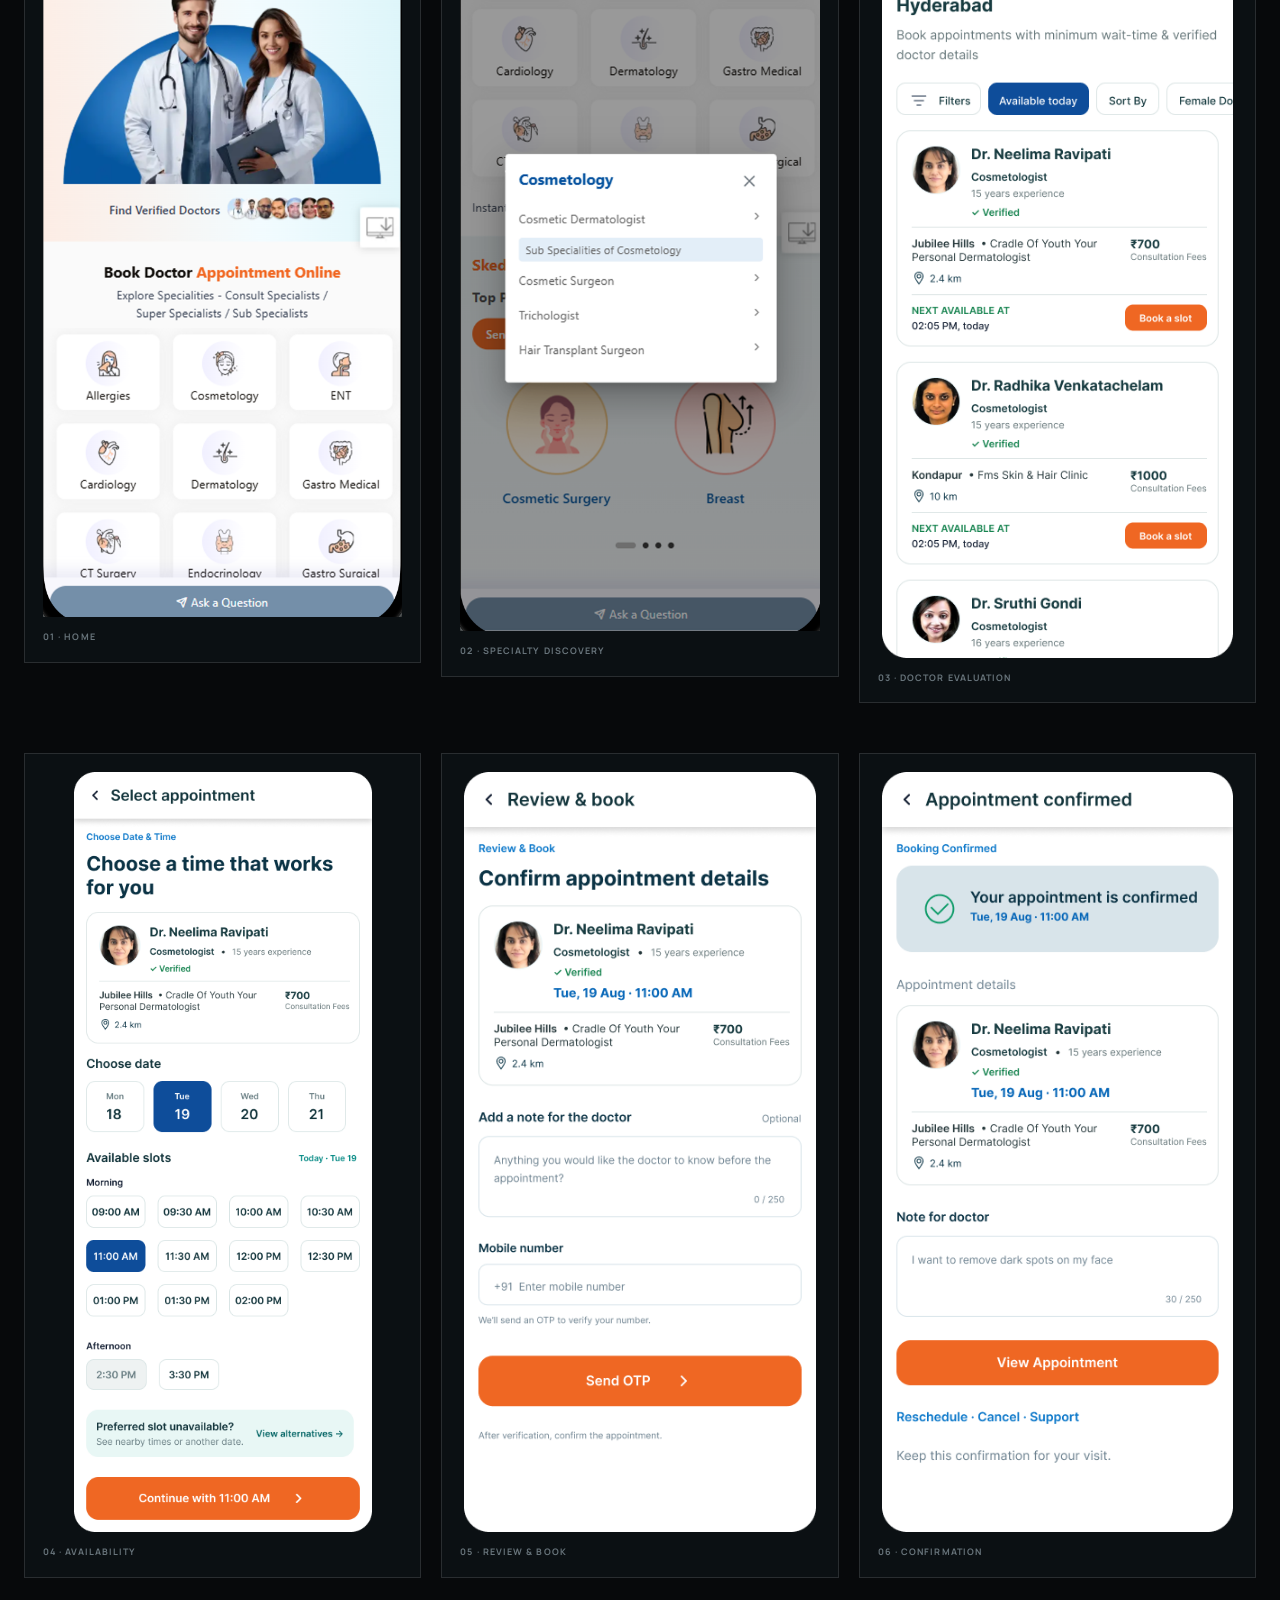
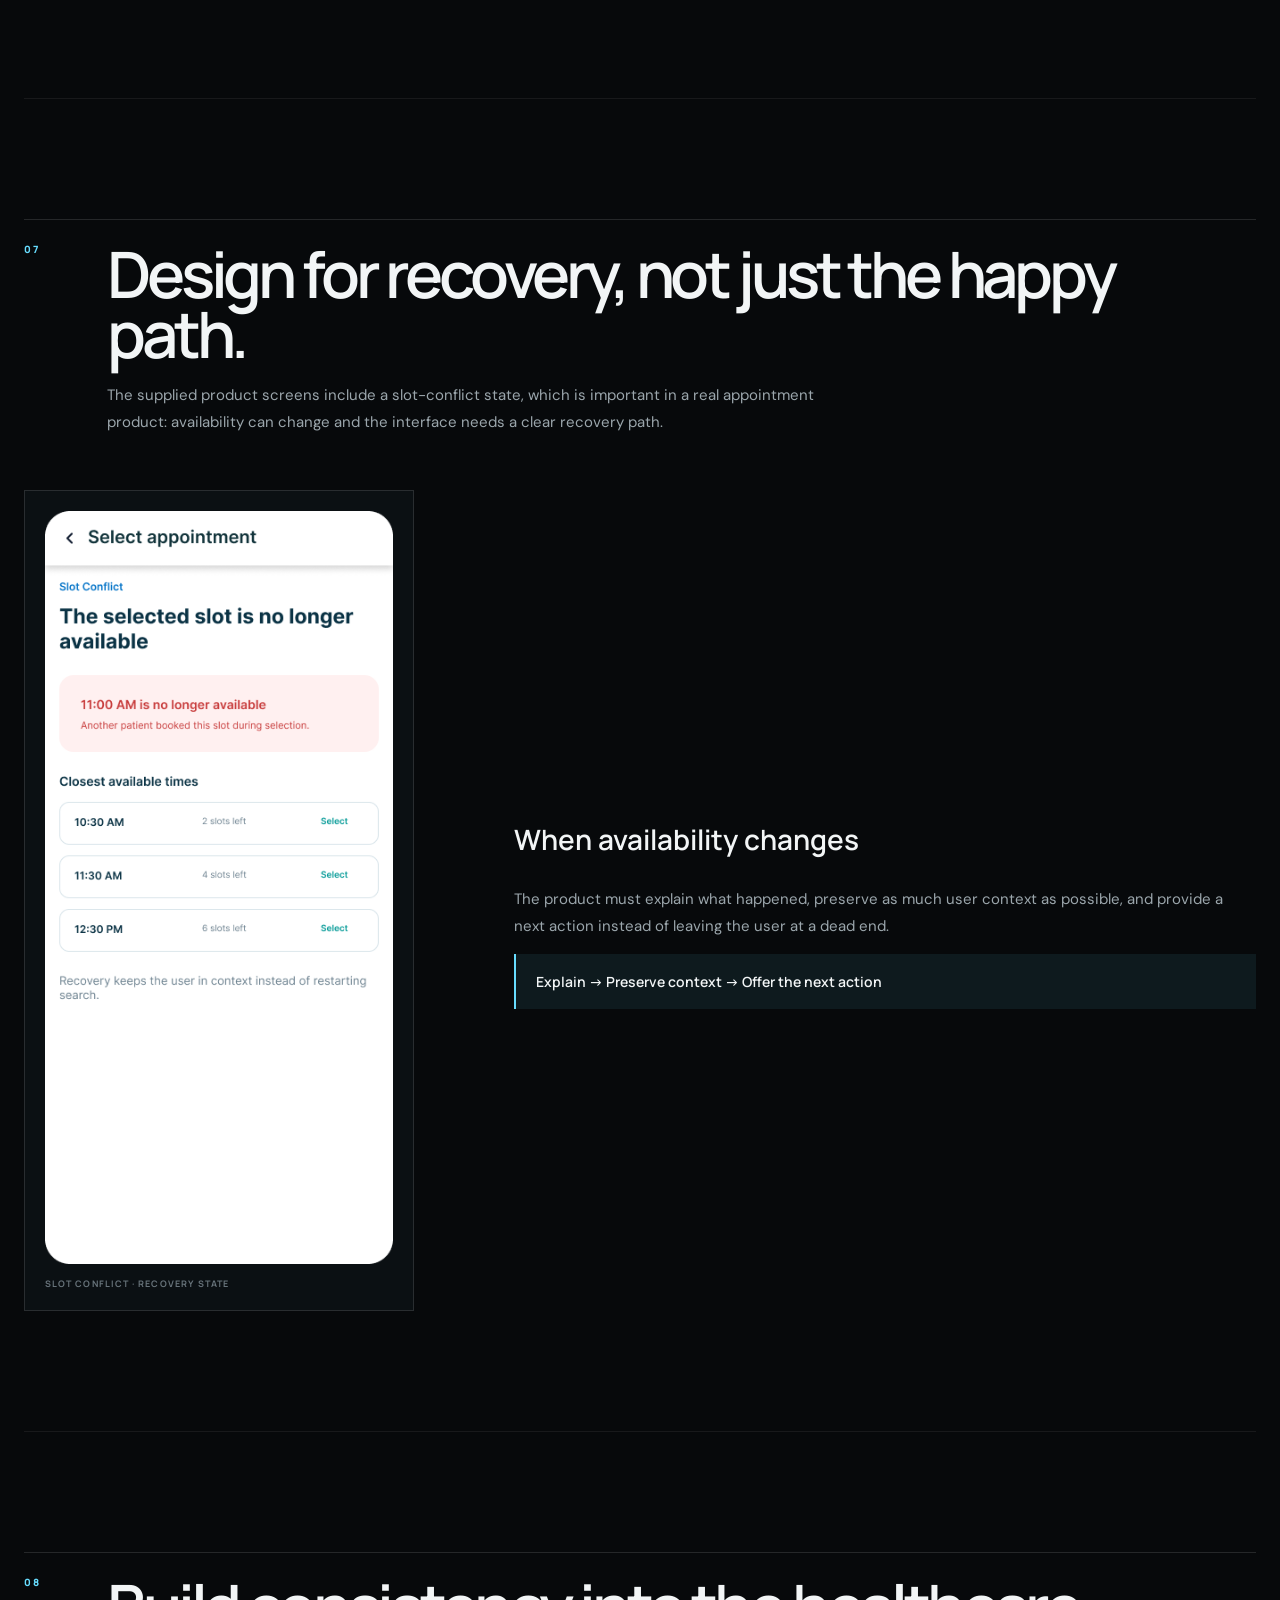
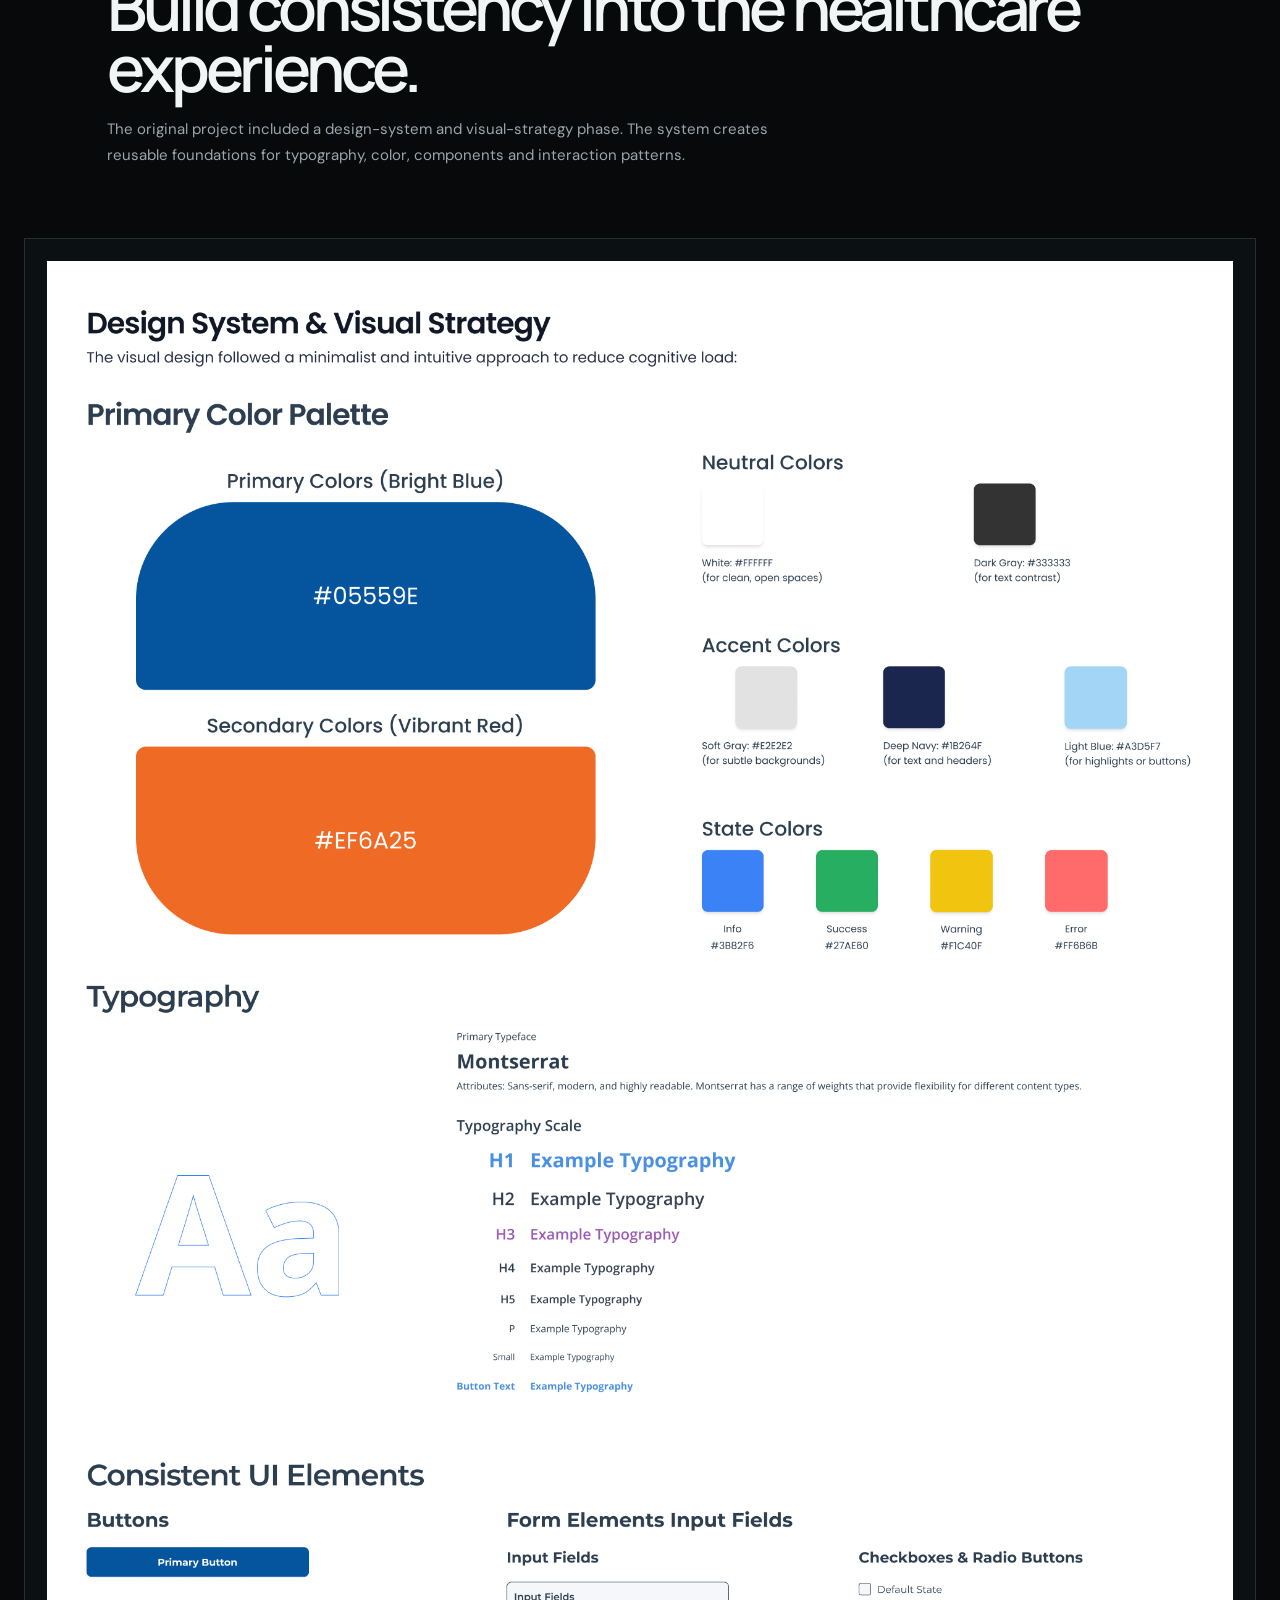
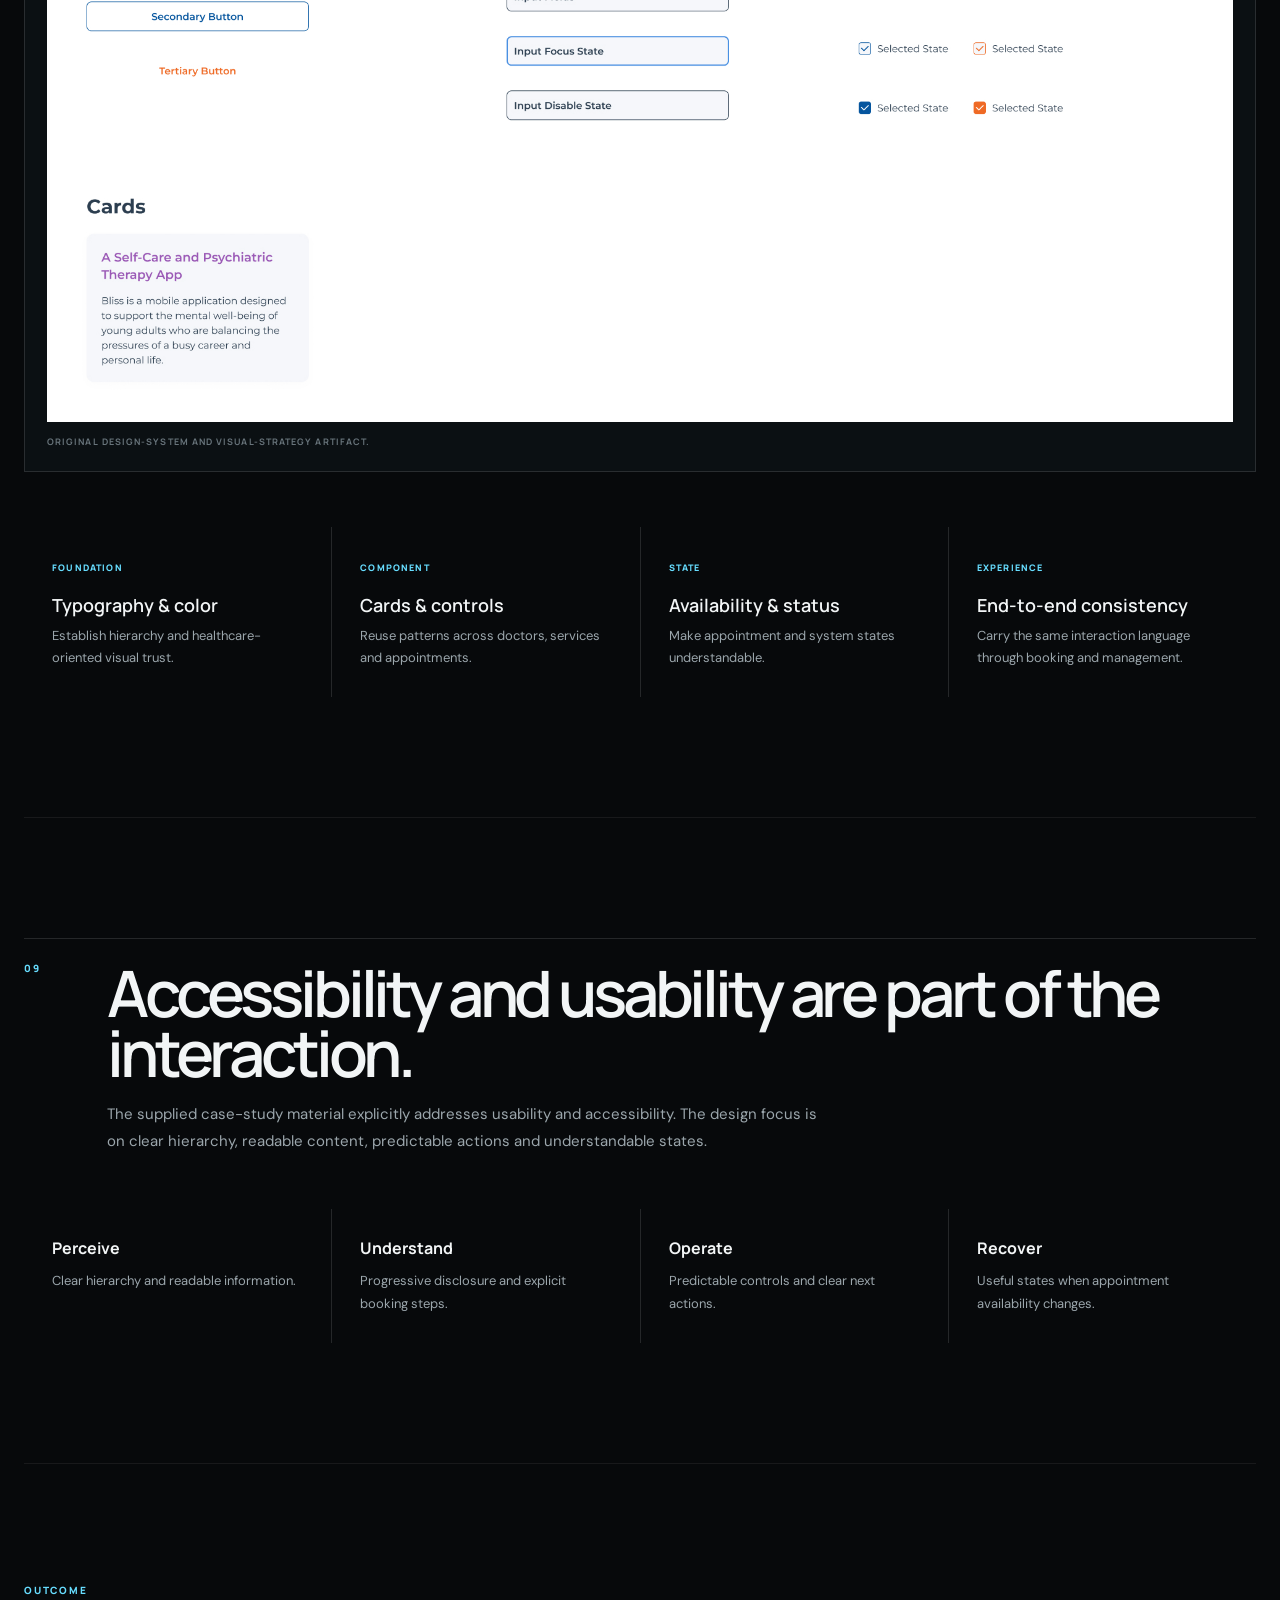
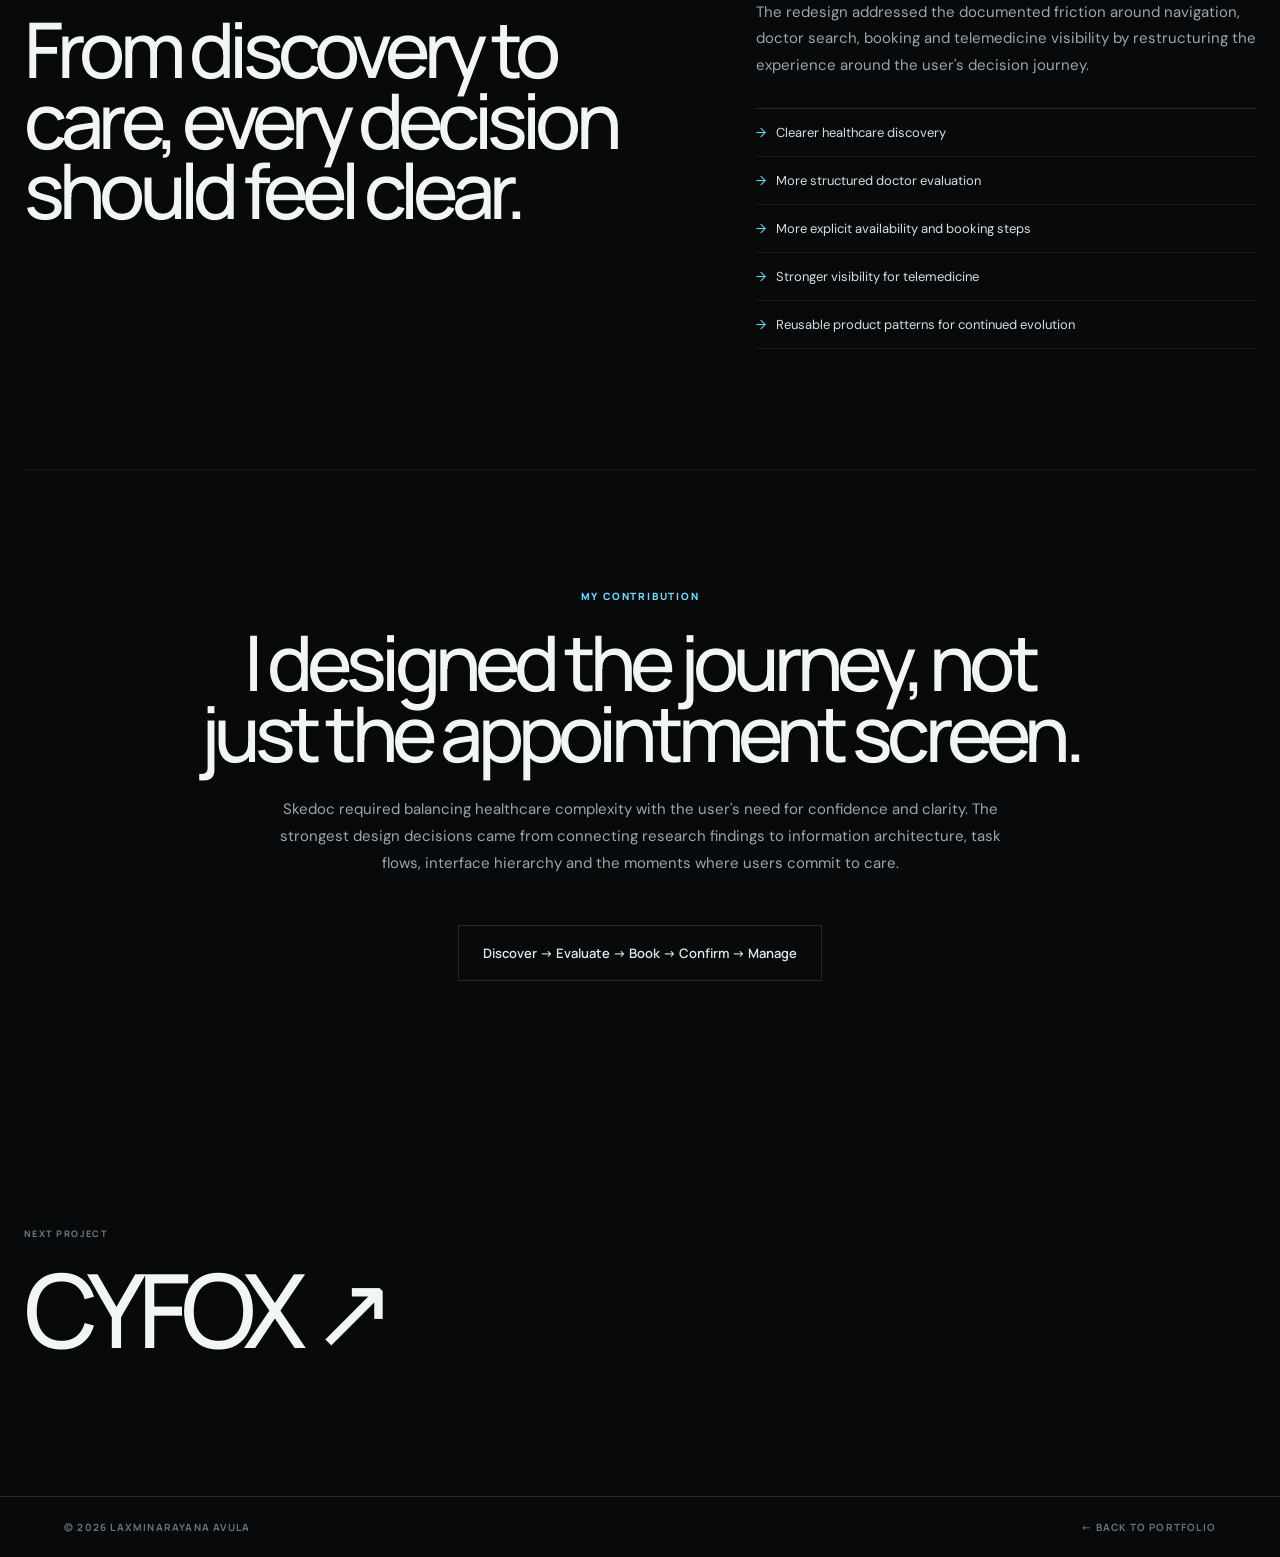
<file: work/skedoc.html>
<!doctype html>
<html lang="en">
  <head>
    <meta charset="utf-8" />
    <meta name="viewport" content="width=device-width,initial-scale=1" />
    <meta
      name="description"
      content="Skedoc — healthcare appointment and doctor discovery product design case study by Laxminarayana Avula."
    />
    <title>Skedoc — Laxminarayana Avula</title>
    <link rel="preconnect" href="https://fonts.googleapis.com" />
    <link rel="preconnect" href="https://fonts.gstatic.com" crossorigin />
    <link
      href="https://fonts.googleapis.com/css2?family=DM+Sans:wght@400;500;600;700&family=Manrope:wght@500;600;700;800&display=swap"
      rel="stylesheet"
    />
    <link rel="stylesheet" href="skedoc.css" />
  </head>
  <body>
    <a class="skip" href="#main">Skip to content</a>
    <header class="nav">
      <a href="../index.html" class="brand">LA<span>.</span></a>
      <nav>
        <a href="../index.html#work">Work</a
        ><a href="../index.html#about">About</a
        ><a href="../index.html#contact">Contact</a>
      </nav>
      <span class="index">03 / HEALTHCARE</span>
    </header>
    <main id="main">
      <section class="hero wrap">
        <div class="eyebrow">03 / HEALTHCARE · PRODUCT DESIGN</div>
        <div class="hero-grid">
          <div>
            <h1>Skedoc</h1>
            <p class="hero-lede">
              Redesigning healthcare appointment discovery and booking around
              how people actually choose, compare and confirm care.
            </p>
          </div>
          <dl class="meta">
            <div>
              <dt>Role</dt>
              <dd>UX/UI Designer</dd>
            </div>
            <div>
              <dt>Product</dt>
              <dd>Healthcare · Doctor discovery</dd>
            </div>
            <div>
              <dt>Duration</dt>
              <dd>4 months</dd>
            </div>
            <div>
              <dt>Focus</dt>
              <dd>Search · booking · telemedicine</dd>
            </div>
            <div>
              <dt>Methods</dt>
              <dd>Interviews · surveys · competitor analysis</dd>
            </div>
            <div>
              <dt>Scope</dt>
              <dd>Research → IA → flows → UI</dd>
            </div>
          </dl>
        </div>
        <figure class="hero-image">
          <img decoding="async"
            src="../assets/skedoc/hero-product.png"
            alt="Skedoc doctor discovery experience shown on a laptop"
          />
          <figcaption>
            <span>Healthcare appointment & doctor discovery</span
            ><span>Authentic product design</span>
          </figcaption>
        </figure>
      </section>
      <section class="section wrap thesis">
        <div>
          <div class="eyebrow">THE PRODUCT QUESTION</div>
          <h2>
            Finding care should feel clear <em>before</em> the booking begins.
          </h2>
        </div>
        <div class="copy">
          <p>
            Skedoc was redesigned to address friction around finding doctors,
            navigating the product, booking appointments and discovering
            telemedicine.
          </p>
          <p>
            The design challenge was not simply to make the interface cleaner.
            It was to create a clearer path from
            <strong>need → specialist → availability → confirmation</strong>.
          </p>
        </div>
      </section>
      <section class="section wrap">
        <div class="section-head">
          <span>01</span>
          <div>
            <h2>What made the experience difficult</h2>
            <p>
              The existing experience combined many healthcare tasks in a
              product where users still needed to make confident decisions
              quickly.
            </p>
          </div>
        </div>
        <div class="complexity">
          <article>
            <b>01</b>
            <h3>Navigation</h3>
            <p>
              Users had difficulty navigating the app's different features, and
              many described the interface as cluttered.
            </p>
          </article>
          <article>
            <b>02</b>
            <h3>Doctor discovery</h3>
            <p>
              Search needed stronger filtering around specialty, location and
              availability.
            </p>
          </article>
          <article>
            <b>03</b>
            <h3>Booking</h3>
            <p>
              The appointment path could feel complicated and required clearer
              guidance.
            </p>
          </article>
          <article>
            <b>04</b>
            <h3>Telemedicine</h3>
            <p>
              Virtual consultation was not sufficiently visible or easy to
              discover.
            </p>
          </article>
        </div>
      </section>
      <section class="section wrap">
        <div class="section-head">
          <span>02</span>
          <div>
            <h2>Research turned friction into priorities.</h2>
            <p>
              The original research documented 10 qualitative interviews with a
              mix of frequent healthcare-app users and people new to
              telemedicine.
            </p>
          </div>
        </div>
        <figure class="evidence">
          <img loading="lazy" decoding="async"
            src="../assets/skedoc/research-stats.jpg"
            alt="Skedoc research survey statistics showing navigation, telemedicine, booking and search-filter findings"
          />
          <figcaption>
            Research evidence supplied in the original Skedoc case-study
            material.
          </figcaption>
        </figure>
        <div class="insight-grid">
          <article>
            <b>68%</b>
            <h3>Navigation friction</h3>
            <p>Users reported difficulty navigating the app's features.</p>
          </article>
          <article>
            <b>75%</b>
            <h3>Interface density</h3>
            <p>Users found the interface cluttered and overwhelming.</p>
          </article>
          <article>
            <b>60%</b>
            <h3>Telemedicine awareness</h3>
            <p>Users were unaware of the telemedicine feature.</p>
          </article>
          <article>
            <b>63%</b>
            <h3>Booking complexity</h3>
            <p>Users found booking too complicated or slower than expected.</p>
          </article>
          <article>
            <b>72%</b>
            <h3>Search filters</h3>
            <p>Users wanted more advanced filtering options.</p>
          </article>
          <article>
            <b>45%</b>
            <h3>Booking guidance</h3>
            <p>Users wanted more guidance during booking to avoid confusion.</p>
          </article>
        </div>
      </section>
      <section class="section wrap split">
        <div>
          <div class="eyebrow">FROM RESEARCH TO DESIGN</div>
          <h2>Prioritize the moments that create uncertainty.</h2>
        </div>
        <div class="matrix">
          <div>
            <b>Finding the right doctor</b
            ><span
              >Make specialty, location, availability and doctor information
              easier to compare.</span
            >
          </div>
          <div>
            <b>Choosing a time</b
            ><span
              >Make availability and date/time selection explicit before
              confirmation.</span
            >
          </div>
          <div>
            <b>Understanding telemedicine</b
            ><span
              >Bring virtual consultation into the primary discovery
              experience.</span
            >
          </div>
          <div>
            <b>Completing a booking</b
            ><span
              >Reduce ambiguity between review, confirmation and the final
              appointment state.</span
            >
          </div>
        </div>
      </section>
      <section class="section wrap">
        <div class="section-head">
          <span>03</span>
          <div>
            <h2>Designing around real healthcare tasks.</h2>
            <p>
              The case study's original research used personas, empathy mapping
              and card sorting to understand how users organize healthcare tasks
              and services.
            </p>
          </div>
        </div>
        <div class="research-pair">
          <figure>
            <img loading="lazy" decoding="async"
              src="../assets/skedoc/empathy-map.jpg"
              alt="Skedoc user empathy map research artifact"
            />
            <figcaption>Empathy mapping</figcaption>
          </figure>
          <figure>
            <img loading="lazy" decoding="async"
              src="../assets/skedoc/competitor-analysis.jpg"
              alt="Skedoc competitor analysis research artifact"
            />
            <figcaption>Competitive analysis</figcaption>
          </figure>
        </div>
      </section>
      <section class="section wrap">
        <div class="section-head">
          <span>04</span>
          <div>
            <h2>Structure the experience around the decision.</h2>
            <p>
              The resulting architecture groups healthcare tasks around
              discovery, appointments, health information, payments and support
              rather than exposing every capability at once.
            </p>
          </div>
        </div>
        <div class="ia">
          <div>
            <span>DISCOVER</span><strong>Search & specialty</strong
            ><small>Find doctors, services and healthcare information.</small>
          </div>
          <div>
            <span>CHOOSE</span><strong>Doctor & availability</strong
            ><small
              >Compare profile information, location and available times.</small
            >
          </div>
          <div>
            <span>BOOK</span><strong>Appointment</strong
            ><small>Select date/time, review details and confirm.</small>
          </div>
          <div>
            <span>MANAGE</span><strong>Appointments & records</strong
            ><small
              >Track upcoming visits, history and healthcare information.</small
            >
          </div>
        </div>
        <div class="callout">
          Mental model:
          <strong>Discover → Evaluate → Book → Confirm → Manage</strong>
        </div>
      </section>
      <section class="section wrap">
        <div class="section-head">
          <span>05</span>
          <div>
            <h2>Make the booking path predictable.</h2>
            <p>
              The core flow consolidates multiple entry points into a clearer
              sequence while preserving alternative paths where users may enter
              through specialty, doctor or appointment context.
            </p>
          </div>
        </div>
        <div class="flow">
          <div>
            <b>01</b>
            <h3>Discover</h3>
            <p>Search or browse by healthcare need.</p>
          </div>
          <div>
            <b>02</b>
            <h3>Evaluate</h3>
            <p>Review doctor, specialty and relevant details.</p>
          </div>
          <div>
            <b>03</b>
            <h3>Availability</h3>
            <p>Choose a suitable date and time.</p>
          </div>
          <div>
            <b>04</b>
            <h3>Review</h3>
            <p>Confirm appointment details before committing.</p>
          </div>
          <div>
            <b>05</b>
            <h3>Confirm</h3>
            <p>Provide a clear completion state.</p>
          </div>
        </div>
      </section>
      <section class="section wrap">
        <div class="section-head">
          <span>06</span>
          <div>
            <h2>High-fidelity made the decision path tangible.</h2>
            <p>
              Authentic Skedoc screens show the experience moving from discovery
              through specialist selection, scheduling and confirmation.
            </p>
          </div>
        </div>
        <div class="phone-row">
          <figure>
            <img loading="lazy" decoding="async" src="../assets/skedoc/home.png" alt="Skedoc home screen" />
            <figcaption>01 · Home</figcaption>
          </figure>
          <figure>
            <img loading="lazy" decoding="async"
              src="../assets/skedoc/select-speciality.png"
              alt="Skedoc specialty selection screen"
            />
            <figcaption>02 · Specialty discovery</figcaption>
          </figure>
          <figure>
            <img loading="lazy" decoding="async"
              src="../assets/skedoc/doctor-profile.png"
              alt="Skedoc doctor profile screen"
            />
            <figcaption>03 · Doctor evaluation</figcaption>
          </figure>
        </div>
        <div class="phone-row">
          <figure>
            <img loading="lazy" decoding="async"
              src="../assets/skedoc/select-date.png"
              alt="Skedoc date and time selection"
            />
            <figcaption>04 · Availability</figcaption>
          </figure>
          <figure>
            <img loading="lazy" decoding="async"
              src="../assets/skedoc/review-book.png"
              alt="Skedoc review and booking screen"
            />
            <figcaption>05 · Review & book</figcaption>
          </figure>
          <figure>
            <img loading="lazy" decoding="async"
              src="../assets/skedoc/booking-confirmed.png"
              alt="Skedoc booking confirmation"
            />
            <figcaption>06 · Confirmation</figcaption>
          </figure>
        </div>
      </section>
      <section class="section wrap">
        <div class="section-head">
          <span>07</span>
          <div>
            <h2>Design for recovery, not just the happy path.</h2>
            <p>
              The supplied product screens include a slot-conflict state, which
              is important in a real appointment product: availability can
              change and the interface needs a clear recovery path.
            </p>
          </div>
        </div>
        <div class="recovery">
          <figure>
            <img loading="lazy" decoding="async"
              src="../assets/skedoc/slot-conflict.png"
              alt="Skedoc slot conflict state"
            />
            <figcaption>Slot conflict · recovery state</figcaption>
          </figure>
          <div>
            <h3>When availability changes</h3>
            <p>
              The product must explain what happened, preserve as much user
              context as possible, and provide a next action instead of leaving
              the user at a dead end.
            </p>
            <div class="principle">
              Explain → Preserve context → Offer the next action
            </div>
          </div>
        </div>
      </section>
      <section class="section wrap">
        <div class="section-head">
          <span>08</span>
          <div>
            <h2>Build consistency into the healthcare experience.</h2>
            <p>
              The original project included a design-system and visual-strategy
              phase. The system creates reusable foundations for typography,
              color, components and interaction patterns.
            </p>
          </div>
        </div>
        <figure class="evidence">
          <img loading="lazy" decoding="async"
            src="../assets/skedoc/design-system.jpg"
            alt="Skedoc design system and visual strategy artifact"
          />
          <figcaption>
            Original design-system and visual-strategy artifact.
          </figcaption>
        </figure>
        <div class="system">
          <article>
            <b>FOUNDATION</b>
            <h3>Typography & color</h3>
            <p>Establish hierarchy and healthcare-oriented visual trust.</p>
          </article>
          <article>
            <b>COMPONENT</b>
            <h3>Cards & controls</h3>
            <p>Reuse patterns across doctors, services and appointments.</p>
          </article>
          <article>
            <b>STATE</b>
            <h3>Availability & status</h3>
            <p>Make appointment and system states understandable.</p>
          </article>
          <article>
            <b>EXPERIENCE</b>
            <h3>End-to-end consistency</h3>
            <p>
              Carry the same interaction language through booking and
              management.
            </p>
          </article>
        </div>
      </section>
      <section class="section wrap">
        <div class="section-head">
          <span>09</span>
          <div>
            <h2>Accessibility and usability are part of the interaction.</h2>
            <p>
              The supplied case-study material explicitly addresses usability
              and accessibility. The design focus is on clear hierarchy,
              readable content, predictable actions and understandable states.
            </p>
          </div>
        </div>
        <div class="access">
          <div>
            <b>Perceive</b
            ><span>Clear hierarchy and readable information.</span>
          </div>
          <div>
            <b>Understand</b
            ><span>Progressive disclosure and explicit booking steps.</span>
          </div>
          <div>
            <b>Operate</b
            ><span>Predictable controls and clear next actions.</span>
          </div>
          <div>
            <b>Recover</b
            ><span>Useful states when appointment availability changes.</span>
          </div>
        </div>
      </section>
      <section class="section wrap outcome">
        <div>
          <div class="eyebrow">OUTCOME</div>
          <h2>From discovery to care, every decision should feel clear.</h2>
        </div>
        <div>
          <p>
            The redesign addressed the documented friction around navigation,
            doctor search, booking and telemedicine visibility by restructuring
            the experience around the user's decision journey.
          </p>
          <ul>
            <li>Clearer healthcare discovery</li>
            <li>More structured doctor evaluation</li>
            <li>More explicit availability and booking steps</li>
            <li>Stronger visibility for telemedicine</li>
            <li>Reusable product patterns for continued evolution</li>
          </ul>
        </div>
      </section>
      <section class="section wrap reflection">
        <div class="eyebrow">MY CONTRIBUTION</div>
        <h2>I designed the journey, not just the appointment screen.</h2>
        <p>
          Skedoc required balancing healthcare complexity with the user's need
          for confidence and clarity. The strongest design decisions came from
          connecting research findings to information architecture, task flows,
          interface hierarchy and the moments where users commit to care.
        </p>
        <div class="quote">Discover → Evaluate → Book → Confirm → Manage</div>
      </section>
      <section class="next wrap">
        <span>NEXT PROJECT</span><a href="cyfox.html"><h2>CYFOX ↗</h2></a>
      </section>
    </main>
    <footer>
      <span>© 2026 Laxminarayana Avula</span
      ><a href="../index.html">← Back to portfolio</a>
    </footer>
  </body>
</html>
</file>
<file: styles.css>
/* =========================================================
   LAXMINARAYANA AVULA — PREMIUM PORTFOLIO
   FINAL RESPONSIVE STYLES
   ========================================================= */

* {
  box-sizing: border-box;
}

html {
  scroll-behavior: smooth;
}

body {
  margin: 0;
  background: #080b0d;
  color: #f3f5f5;
  font-family: "DM Sans", sans-serif;
  overflow-x: hidden;
}

a {
  color: inherit;
  text-decoration: none;
}

::selection {
  background: #70e6f3;
  color: #061014;
}

:root {
  --bg: #080b0d;
  --text: #f3f5f5;
  --muted: #9ba2a8;
  --line: rgba(255, 255, 255, 0.12);

  --cyan: #67e1ef;
  --cyan2: #98f0f7;

  --red: #ff5b54;
}


/* =========================================================
   HEADER
   ========================================================= */

.header {
  position: fixed;

  top: 0;
  left: 0;

  width: 100%;
  height: 82px;

  padding: 0 clamp(24px, 4vw, 64px);

  display: grid;

  grid-template-columns:
    auto
    1fr
    auto
    auto;

  gap: 24px;

  align-items: center;

  z-index: 50;

  background:
    linear-gradient(
      180deg,
      rgba(8, 11, 13, 0.88),
      rgba(8, 11, 13, 0.48),
      transparent
    );

  backdrop-filter: blur(10px);

  transition: transform 0.45s ease;
}

.header.hide {
  transform: translateY(-100%);
}

.brand {
  font:
    800 23px/1
    "Manrope",
    sans-serif;

  letter-spacing: -0.08em;
}

.brand span {
  display: inline-block;
}

.brand-name {
  font:
    700 13px/1
    "Manrope",
    sans-serif;

  letter-spacing: 0.2em;
}

.header nav {
  justify-self: center;

  display: flex;

  gap: 34px;

  font-size: 13px;

  color: #d3d7d9;
}

.header nav a {
  transition:
    color 0.25s ease,
    opacity 0.25s ease;
}

.header nav a:hover {
  color: var(--cyan);
}

.resume {
  border: 1px solid #6e777d;

  border-radius: 15px;

  padding: 11px 17px;

  font-size: 12px;
  font-weight: 700;

  transition:
    border-color 0.25s ease,
    background 0.25s ease;
}

.resume:hover {
  border-color: var(--cyan);
  background: rgba(103, 225, 239, 0.05);
}

.resume span {
  color: var(--cyan);

  margin-left: 10px;
}


/* =========================================================
   HERO
   ========================================================= */

.hero {
  position: relative;

  min-height: 100svh;

  overflow: hidden;

  background:
    radial-gradient(
      circle at 56% 42%,
      rgba(27, 92, 109, 0.08),
      transparent 30%
    ),
    #080b0d;
}


/* =========================================================
   BACKGROUND GRID
   ========================================================= */

.grid {
  position: absolute;

  inset: 0;

  opacity: 0.34;

  pointer-events: none;

  background-image:
    linear-gradient(
      rgba(255, 255, 255, 0.055) 1px,
      transparent 1px
    ),
    linear-gradient(
      90deg,
      rgba(255, 255, 255, 0.055) 1px,
      transparent 1px
    );

  background-size: 70px 70px;

  mask-image:
    linear-gradient(
      90deg,
      black,
      black 76%,
      transparent
    );
}


/* =========================================================
   AMBIENT LIGHT
   ========================================================= */

.ambient {
  position: absolute;

  border-radius: 50%;

  filter: blur(90px);

  pointer-events: none;
}

.ambient-one {
  width: 560px;
  height: 560px;

  left: 37%;
  top: 13%;

  background: rgba(28, 92, 111, 0.2);
}

.ambient-two {
  width: 430px;
  height: 430px;

  right: -80px;
  bottom: -100px;

  background: rgba(17, 56, 69, 0.14);
}


/* =========================================================
   MAIN HERO LAYOUT
   ========================================================= */

.hero-layout {
  position: relative;

  z-index: 5;

  width: min(
    calc(100% - 120px),
    1660px
  );

  /*
   * Header is 82px.
   * Reserve enough space at the bottom for
   * the hero footer so it cannot overlap the content.
   */
  min-height: calc(100svh - 82px);

  margin: 82px auto 0;

  padding:
    72px
    0
    105px;

  display: grid;

  grid-template-columns:
    minmax(560px, 1.08fr)
    minmax(500px, 0.98fr)
    minmax(300px, 0.55fr);

  align-items: center;

  column-gap: clamp(
    20px,
    2vw,
    42px
  );
}


/* =========================================================
   HERO COPY
   ========================================================= */

.hero-copy {
  position: relative;

  z-index: 10;

  align-self: center;

  max-width: 700px;

  min-width: 0;
}

.eyebrow {
  display: flex;

  align-items: center;

  gap: 14px;

  margin-bottom: 25px;

  color: #b8bec2;

  font-size: 11px;

  letter-spacing: 0.2em;

  font-weight: 700;
}

.eyebrow .line {
  width: 40px;
  height: 1px;

  background: #cdd2d5;
}

.small-name {
  margin-bottom: 21px;

  color: #879096;

  font:
    700 10px/1
    "Manrope",
    sans-serif;

  letter-spacing: 0.28em;
}


/* =========================================================
   HERO HEADLINE
   ========================================================= */

.hero h1 {
  margin: 0;

  max-width: 700px;

  font:
    600 clamp(
      55px,
      4.25vw,
      76px
    ) / 0.92
    "Manrope",
    sans-serif;

  letter-spacing: -0.067em;

  color: #f4f6f7;

  text-wrap: balance;
}

.hero h1 em {
  font-style: normal;

  color: var(--cyan);
}

.hero h1 > span {
  color: var(--red);
}

.hero h1 .accent {
  color: var(--cyan);
}

.hero h1 .accent-dot {
  color: var(--red);
}


/* =========================================================
   SPECIALTIES
   ========================================================= */

.specialties {
  margin: 25px 0 0;

  color: #e7eaeb;

  font:
    600 clamp(
      16px,
      1.3vw,
      20px
    ) / 1.18
    "Manrope",
    sans-serif;

  letter-spacing: -0.025em;
}


/* =========================================================
   INTRO
   ========================================================= */

.intro {
  max-width: 590px;

  margin: 17px 0 0;

  color: #aab1b6;

  font-size: 14px;

  line-height: 1.58;
}


/* =========================================================
   ACTIONS
   ========================================================= */

.actions {
  display: flex;

  align-items: center;

  gap: 30px;

  margin-top: 23px;
}

.primary-cta {
  display: inline-flex;

  align-items: center;

  background: #f3f5f5;

  color: #080b0d;

  padding: 14px 21px;

  border-radius: 11px;

  font-size: 13px;

  font-weight: 700;

  transition:
    transform 0.25s ease,
    background 0.25s ease;
}

.primary-cta:hover {
  transform: translateY(-2px);

  background: #ffffff;
}

.primary-cta span {
  margin-left: 20px;
}

.text-cta {
  font-weight: 600;

  border-bottom: 1px solid var(--cyan);

  padding-bottom: 7px;

  transition:
    color 0.25s ease;
}

.text-cta:hover {
  color: var(--cyan2);
}

.text-cta span {
  color: var(--cyan);

  margin-left: 8px;
}


/* =========================================================
   PORTRAIT
   ========================================================= */

.portrait {
  position: relative;

  width: 100%;

  max-width: 700px;

  height: min(
    620px,
    66vh
  );

  justify-self: center;

  align-self: center;

  display: flex;

  align-items: flex-end;

  justify-content: center;

  z-index: 3;
}


/* =========================================================
   PORTRAIT HALO
   ========================================================= */

.portrait-halo {
  position: absolute;

  width: 78%;
  height: 78%;

  top: 7%;
  left: 11%;

  border-radius: 50%;

  background:
    radial-gradient(
      circle,
      rgba(35, 100, 116, 0.24),
      rgba(8, 11, 13, 0) 68%
    );
}


/* =========================================================
   PORTRAIT RING
   ========================================================= */

.portrait-ring {
  position: absolute;

  width: 82%;

  aspect-ratio: 1;

  border:
    1px solid
    rgba(133, 221, 233, 0.25);

  border-radius: 50%;

  top: 3%;
  left: 9%;
}


/* =========================================================
   PORTRAIT GRID
   ========================================================= */

.portrait-grid {
  position: absolute;

  inset: 0;

  background-image:
    linear-gradient(
      rgba(255, 255, 255, 0.04) 1px,
      transparent 1px
    ),
    linear-gradient(
      90deg,
      rgba(255, 255, 255, 0.04) 1px,
      transparent 1px
    );

  background-size: 46px 46px;

  mask-image:
    radial-gradient(
      circle at center,
      black 0 52%,
      transparent 78%
    );
}


/* =========================================================
   PORTRAIT IMAGE
   ========================================================= */

.portrait img {
  position: absolute;

  width: 116%;

  height: 116%;

  max-width: none;

  left: -8%;

  bottom: -7%;

  object-fit: contain;

  z-index: 4;

  filter:
    drop-shadow(
      0 25px 45px
      rgba(0, 0, 0, 0.42)
    );
}


/* =========================================================
   PORTRAIT NOTE
   ========================================================= */

.portrait-note {
  position: absolute;

  z-index: 8;

  left: -1%;

  top: 34%;

  color: #d7dadd;

  font:
    600 clamp(
      24px,
      2.1vw,
      34px
    ) / 0.98
    "Caveat",
    cursive;

  transform: rotate(-7deg);

  text-shadow:
    0 2px 20px
    rgba(0, 0, 0, 0.5);
}

.portrait-note i {
  display: block;

  width: 95px;
  height: 2px;

  margin:
    10px
    0
    0
    8px;

  background: #d7dadd;

  transform: rotate(-4deg);
}

/* =========================================================
   PREMIUM EXPERTISE SYSTEM
   ========================================================= */

.expertise {
  position: relative;

  width: 100%;
  max-width: 360px;

  justify-self: end;
  align-self: center;

  z-index: 8;
}


/* ---------------------------------------------------------
   HEADING
   --------------------------------------------------------- */

.expertise-heading {
  display: flex;
  align-items: center;
  gap: 12px;

  margin-bottom: 14px;
}

.rail-label {
  margin: 0;

  color: #f1f4f5;

  font:
    800 10px/1
    "Manrope",
    sans-serif;

  letter-spacing: 0.18em;

  white-space: nowrap;
}

.expertise-line {
  flex: 1;

  height: 1px;

  background:
    linear-gradient(
      90deg,
      rgba(103, 225, 239, 0.25),
      rgba(255, 255, 255, 0.04)
    );
}


/* ---------------------------------------------------------
   CARD GRID
   --------------------------------------------------------- */

.expertise-grid {
  list-style: none;

  margin: 0;
  padding: 0;

  display: grid;

  grid-template-columns:
    repeat(2, minmax(0, 1fr));

  gap: 9px;
}


/* ---------------------------------------------------------
   CARD
   --------------------------------------------------------- */

.expertise-card {
  position: relative;

  min-height: 94px;

  padding:
    12px
    12px
    11px;

  overflow: hidden;

  border:
    1px solid
    rgba(255, 255, 255, 0.16);

  border-radius: 15px;

  background:
    linear-gradient(
      145deg,
      rgba(18, 30, 34, 0.78),
      rgba(8, 12, 14, 0.78)
    );

  box-shadow:
    inset 0 1px 0
    rgba(255, 255, 255, 0.035),
    0 10px 30px
    rgba(0, 0, 0, 0.12);

  display: flex;
  flex-direction: column;

  justify-content: flex-end;

  transition:
    transform 0.3s cubic-bezier(.2,.7,.2,1),
    border-color 0.3s ease,
    background 0.3s ease,
    box-shadow 0.3s ease;
}


/* subtle cyan atmosphere inside card */

.expertise-card::before {
  content: "";

  position: absolute;

  width: 90px;
  height: 90px;

  left: -25px;
  top: -35px;

  border-radius: 50%;

  background:
    radial-gradient(
      circle,
      rgba(103, 225, 239, 0.13),
      transparent 70%
    );

  pointer-events: none;

  opacity: 0.8;

  transition:
    opacity 0.3s ease,
    transform 0.3s ease;
}


/* very subtle top edge */

.expertise-card::after {
  content: "";

  position: absolute;

  left: 12px;
  right: 12px;
  top: 0;

  height: 1px;

  background:
    linear-gradient(
      90deg,
      transparent,
      rgba(103, 225, 239, 0.18),
      transparent
    );

  opacity: 0;

  transition: opacity 0.3s ease;
}


/* ---------------------------------------------------------
   CARD HOVER
   --------------------------------------------------------- */

.expertise-card:hover {
  transform:
    translateY(-4px);

  border-color:
    rgba(103, 225, 239, 0.58);

  background:
    linear-gradient(
      145deg,
      rgba(18, 37, 42, 0.92),
      rgba(8, 13, 15, 0.94)
    );

  box-shadow:
    inset 0 1px 0
    rgba(255, 255, 255, 0.055),
    0 14px 34px
    rgba(0, 0, 0, 0.25),
    0 0 24px
    rgba(103, 225, 239, 0.055);
}

.expertise-card:hover::before {
  opacity: 1;

  transform:
    translate(8px, 6px)
    scale(1.15);
}

.expertise-card:hover::after {
  opacity: 1;
}


/* ---------------------------------------------------------
   ICON
   --------------------------------------------------------- */

.card-icon {
  position: absolute;

  left: 12px;
  top: 11px;

  display: flex;

  align-items: center;
  justify-content: center;

  width: 22px;
  height: 22px;

  color: var(--cyan);

  font-size: 18px;

  line-height: 1;

  text-shadow:
    0 0 16px
    rgba(103, 225, 239, 0.28);

  transition:
    transform 0.3s ease,
    text-shadow 0.3s ease;
}

.expertise-card:hover .card-icon {
  transform:
    translateY(-1px)
    scale(1.08);

  text-shadow:
    0 0 20px
    rgba(103, 225, 239, 0.48);
}


/* ---------------------------------------------------------
   INDEX
   --------------------------------------------------------- */

.card-index {
  position: absolute;

  top: 12px;
  right: 12px;

  color: #748087;

  font:
    700 9px/1
    "Manrope",
    sans-serif;

  letter-spacing: 0.08em;

  transition:
    color 0.25s ease;
}

.expertise-card:hover .card-index {
  color: var(--cyan);
}


/* ---------------------------------------------------------
   TITLE
   --------------------------------------------------------- */

.card-title {
  position: relative;

  z-index: 2;

  margin: 0;

  color: #f1f4f5;

  font:
    700 12px/1.12
    "Manrope",
    sans-serif;

  letter-spacing: -0.025em;
}


/* ---------------------------------------------------------
   MICRO DESCRIPTION
   --------------------------------------------------------- */

.card-meta {
  position: relative;

  z-index: 2;

  margin-top: 5px;

  color: #77838a;

  font:
    500 13px/1.2
    "DM Sans",
    sans-serif;

  letter-spacing: 0.01em;

  transition:
    color 0.25s ease;
}

.expertise-card:hover .card-meta {
  color: #a9b8bd;
}


/* ---------------------------------------------------------
   CIRCULAR ARROW
   --------------------------------------------------------- */

.card-arrow {
  position: absolute;

  right: 10px;
  bottom: 10px;

  width: 24px;
  height: 24px;

  display: flex;

  align-items: center;
  justify-content: center;

  border:
    1px solid
    rgba(255, 255, 255, 0.38);

  border-radius: 50%;

  color: #e8edef;

  font-size: 13px;

  line-height: 1;

  background:
    rgba(8, 11, 13, 0.42);

  transition:
    color 0.25s ease,
    border-color 0.25s ease,
    background 0.25s ease,
    transform 0.3s cubic-bezier(.2,.7,.2,1);
}

.expertise-card:hover .card-arrow {
  color: #061014;

  border-color:
    var(--cyan);

  background:
    var(--cyan);

  transform:
    rotate(8deg)
    scale(1.05);
}


/* =========================================================
   EXPERIENCE METRICS
   ========================================================= */

.experience {
  display: grid;

  grid-template-columns:
    1fr
    1px
    1fr;

  gap: 17px;

  margin-top: 21px;

  align-items: center;
  padding-left: 32px;
}

.experience > div {
  display: flex;

  flex-direction: column;
}

.experience > div:last-child {
  padding-left: 3px;
}

.experience strong {
  color: #f4f6f7;

  font:
    800 clamp(
      42px,
      3.5vw,
      55px
    ) / 0.82
    "Manrope",
    sans-serif;

  letter-spacing: -0.085em;
}

.experience span {
  margin-top: 8px;

  color: #89949a;

  font:
    800 7px/1.35
    "Manrope",
    sans-serif;

  letter-spacing: 0.16em;
}

.experience > i {
  width: 1px;

  height: 55px;

  background:
    linear-gradient(
      180deg,
      transparent,
      rgba(255, 255, 255, 0.25),
      transparent
    );
}

/* =========================================================
   EXPERIENCE
   ========================================================= */

.experience {
  display: grid;

  grid-template-columns:
    1fr
    1px
    1fr;

  gap: 18px;

  margin-top: 23px;

  align-items: center;
}

.experience > div {
  display: flex;

  flex-direction: column;
}

.experience > div:last-child {
  padding-left: 4px;
}

.experience strong {
  color: #f4f6f7;

  font:
    800 clamp(
      42px,
      3.8vw,
      58px
    ) / 0.85
    "Manrope",
    sans-serif;

  letter-spacing: -0.08em;
}

.experience span {
  margin-top: 8px;

  color: #b4bbc0;

  font:
    800 8px/1.35
    "Manrope",
    sans-serif;

  letter-spacing: 0.16em;
}

.experience > i {
  width: 1px;

  height: 58px;

  background:
    rgba(255, 255, 255, 0.2);
}


/* =========================================================
   AI NOTE
   ========================================================= */

.ai-note {
  position: absolute;

  right: 1.5%;

  top: 3%;

  z-index: 12;

  color: #d7dbdd;

  font:
    600 clamp(
      21px,
      1.65vw,
      29px
    ) / 1.1
    "Caveat",
    cursive;

  transform: rotate(5deg);
}

.ai-note span {
  display: inline-block;

  margin-left: 8px;

  transform: rotate(-25deg);

  font-family: "DM Sans", sans-serif;

  font-size: 18px;

  color: var(--cyan);
}


/* =========================================================
   HERO FOOTER
   ========================================================= */

.hero-footer {
  position: absolute;

  left: 0;
  right: 0;
  bottom: 0;

  width: 100%;
  height: 64px;

  display: grid;

  grid-template-columns:
    minmax(0, 1fr)
    auto
    minmax(0, 1fr);

  align-items: center;

  padding: 0 clamp(48px, 4vw, 72px);

  border-top: 1px solid rgba(255,255,255,.09);

  background: rgba(8,11,13,.94);

  z-index: 30;

  color: #9ba2a8;

  font-size: 11px;
}

/* LEFT */
.hero-footer > div:first-child {
  justify-self: start;
  text-align: left;
  white-space: nowrap;
}


/* CENTER */
.hero-footer > div:nth-child(2) {
  justify-self: center;
  text-align: center;
  white-space: nowrap;
}


/* RIGHT */
.hero-footer > div:last-child {
  justify-self: end;
  text-align: right;
  white-space: nowrap;
}


/* separators */
.hero-footer i {
  font-style: normal;
  color: #465057;
}


/* arrows */
.hero-footer b {
  color: #e9edef;
}

/* scroll indicator */
.hero-footer .scroll {
  display: flex;
  flex-direction: column;
  align-items: center;
  justify-content: center;
  gap: 3px;

  font-size: 8px;
  line-height: 1;
  letter-spacing: .2em;
  font-weight: 800;
}

.hero-footer .scroll b {
  font-size: 20px;
  line-height: 1;
  font-weight: 300;
  color: var(--cyan);
}

/* =========================================================
   DARK SECTIONS
   ========================================================= */

.dark-section {
  min-height: 75vh;

  padding:
    12vw
    7vw;

  border-top:
    1px solid
    var(--line);

  background: #080b0d;
}

.dark-section > span {
  font-size: 10px;

  letter-spacing: 0.2em;

  color: #7e878d;

  font-weight: 800;
}

.dark-section h2 {
  max-width: 1000px;

  margin: 45px 0;

  font:
    600 clamp(
      46px,
      7vw,
      105px
    ) / 0.93
    "Manrope",
    sans-serif;

  letter-spacing: -0.07em;
}

.contact a {
  font-size: 24px;

  border-bottom:
    1px solid
    var(--cyan);

  padding-bottom: 7px;
}


/* =========================================================
   ANIMATION
   ========================================================= */

@keyframes down {
  0%,
  100% {
    transform: translateY(0);
  }

  50% {
    transform: translateY(6px);
  }
}

/* =========================================================
   SELECTED WORK
   Product Design Portfolio System
   ========================================================= */

.work-section {
  position: relative;
  background: var(--bg);
  color: var(--text);
  padding:
    clamp(110px, 12vw, 190px)
    clamp(24px, 5vw, 80px)
    clamp(100px, 10vw, 160px);

  border-top: 1px solid var(--line);
  overflow: hidden;
}


/* ---------------------------------------------------------
   SECTION INTRO
   --------------------------------------------------------- */

.work-intro {
  width: min(100%, 1500px);
  margin: 0 auto clamp(90px, 10vw, 150px);
}

.section-kicker {
  display: flex;
  align-items: center;
  gap: 12px;

  color: #8e989e;

  font:
    800 10px/1
    Manrope,
    sans-serif;

  letter-spacing: .20em;
}

.section-kicker i {
  width: 36px;
  height: 1px;

  background: rgba(255,255,255,.24);
}

.work-intro-grid {
  display: grid;

  grid-template-columns:
    minmax(0, 1.35fr)
    minmax(260px, .65fr);

  gap: clamp(50px, 9vw, 180px);

  align-items: end;

  margin-top: clamp(42px, 5vw, 72px);
}

.work-intro h2 {
  margin: 0;

  max-width: 920px;

  font:
    600 clamp(58px, 6.4vw, 105px)/.91
    Manrope,
    sans-serif;

  letter-spacing: -.075em;
}

.work-intro h2 span {
  color: var(--cyan);
}

.work-intro-copy {
  max-width: 410px;

  padding-bottom: 7px;
}

.work-intro-copy p {
  margin: 0;

  color: #9da6ab;

  font:
    400 15px/1.65
    "DM Sans",
    sans-serif;
}


/* ---------------------------------------------------------
   PROJECT BASE
   --------------------------------------------------------- */

.project {
  position: relative;

  width: min(100%, 1500px);
  margin-inline: auto;

  transition:
    transform .45s ease,
    border-color .45s ease;
}

.project-meta {
  display: flex;
  align-items: center;

  gap: 16px;

  margin-bottom: 18px;
}

.project-index {
  color: var(--cyan);

  font:
    700 11px/1
    Manrope,
    sans-serif;

  letter-spacing: .08em;
}

.project-category {
  color: #788389;

  font:
    700 10px/1.2
    Manrope,
    sans-serif;

  letter-spacing: .15em;
}

.project-heading {
  display: flex;
  align-items: end;
  justify-content: space-between;

  gap: 40px;

  margin-bottom: 28px;
}

.project-heading h3 {
  margin: 0;

  font:
    600 clamp(34px, 4vw, 58px)/.95
    Manrope,
    sans-serif;

  letter-spacing: -.065em;
}

.project-heading p {
  margin: 13px 0 0;

  color: #9da6ab;

  font:
    400 15px/1.5
    "DM Sans",
    sans-serif;
}


/* ---------------------------------------------------------
   PROJECT VISUAL
   --------------------------------------------------------- */

.project-visual {
  position: relative;

  overflow: hidden;

  border:
    1px solid
    rgba(255,255,255,.13);

  border-radius: 18px;

  background:
    radial-gradient(
      circle at 70% 30%,
      rgba(32,93,108,.18),
      transparent 48%
    ),
    #0b1013;

  box-shadow:
    0 30px 100px rgba(0,0,0,.28);

  isolation: isolate;
}

.project-visual::after {
  content: "";

  position: absolute;
  inset: 0;

  pointer-events: none;

  border-radius: inherit;

  background:
    linear-gradient(
      120deg,
      rgba(255,255,255,.035),
      transparent 35%
    );

  z-index: 2;
}

.project-visual img {
  display: block;

  width: 100%;
  height: auto;

  object-fit: cover;

  transform: scale(1.001);

  transition:
    transform .7s cubic-bezier(.2,.7,.2,1);
}

.project:hover .project-visual img {
  transform: scale(1.018);
}


/* ---------------------------------------------------------
   FEATURED PROJECT
   --------------------------------------------------------- */

.project-featured {
  margin-bottom: clamp(100px, 12vw, 170px);
}

.project-visual-large {
  aspect-ratio: 16 / 9;
}

.project-visual-large img {
  height: 100%;
  object-fit: cover;
}


/* ---------------------------------------------------------
   PROJECT FOOTER
   --------------------------------------------------------- */

.project-footer {
  display: flex;
  align-items: center;
  justify-content: space-between;

  gap: 30px;

  margin-top: 18px;
}

.project-tags {
  display: flex;
  flex-wrap: wrap;

  gap: 8px;
}

.project-tags span {
  display: inline-flex;
  align-items: center;

  min-height: 28px;

  padding: 6px 10px;

  border:
    1px solid
    rgba(255,255,255,.11);

  border-radius: 999px;

  color: #8e989e;

  font:
    500 10px/1
    "DM Sans",
    sans-serif;

  letter-spacing: .02em;
}

.project-arrow,
.project-link {
  display: inline-flex;
  align-items: center;

  gap: 10px;

  flex-shrink: 0;

  color: #dfe5e7;

  font:
    600 12px/1
    Manrope,
    sans-serif;

  border-bottom:
    1px solid
    rgba(103,225,239,.65);

  padding-bottom: 7px;

  transition:
    color .25s ease,
    border-color .25s ease,
    transform .25s ease;
}

.project-arrow span:last-child,
.project-link span:last-child {
  color: var(--cyan);
}

.project-arrow:hover,
.project-link:hover {
  color: var(--cyan);
  transform: translateX(4px);
}


/* ---------------------------------------------------------
   SUPPORTING PROJECT GRID
   --------------------------------------------------------- */

.project-grid {
  width: min(100%, 1500px);
  margin-inline: auto;

  display: grid;

  grid-template-columns:
    repeat(2, minmax(0, 1fr));

  gap: clamp(22px, 3vw, 48px);
}

.project-secondary {
  min-width: 0;
}

.project-secondary .project-heading {
  min-height: 105px;
}

.project-secondary .project-heading h3 {
  font-size: clamp(30px, 3vw, 48px);
}

.project-secondary .project-visual {
  aspect-ratio: 1.48 / 1;
}

.project-secondary .project-visual img {
  width: 100%;
  height: 100%;

  object-fit: cover;
}


/* ---------------------------------------------------------
   MORE WORK
   --------------------------------------------------------- */

.work-more {
  width: min(100%, 1500px);

  margin:
    clamp(80px, 10vw, 130px)
    auto 0;

  padding-top: 24px;

  border-top:
    1px solid
    rgba(255,255,255,.09);

  display: flex;
  align-items: center;
  justify-content: center;

  gap: 20px;

  color: #7d878c;

  font:
    800 9px/1
    Manrope,
    sans-serif;

  letter-spacing: .20em;
}

.work-more a {
  display: inline-flex;
  align-items: center;
  gap: 9px;

  color: var(--cyan);

  letter-spacing: .02em;

  transition:
    transform .25s ease,
    color .25s ease;
}

.work-more a:hover {
  transform: translateY(3px);
}


/* ---------------------------------------------------------
   ACCESSIBILITY
   --------------------------------------------------------- */

.project a:focus-visible,
.work-more a:focus-visible {
  outline:
    2px solid
    var(--cyan);

  outline-offset: 5px;

  border-radius: 4px;
}

@media (prefers-reduced-motion: reduce) {

  .project,
  .project-visual img,
  .project-arrow,
  .project-link,
  .work-more a {
    transition: none;
  }

  .project:hover .project-visual img {
    transform: none;
  }

}


/* ---------------------------------------------------------
   TABLET
   --------------------------------------------------------- */

@media (max-width: 900px) {

  .work-intro-grid {
    grid-template-columns: 1fr;

    gap: 32px;
  }

  .work-intro-copy {
    max-width: 620px;
  }

  .project-heading {
    align-items: start;

    flex-direction: column;

    gap: 22px;
  }

  .project-grid {
    grid-template-columns: 1fr;
  }

  .project-secondary .project-heading {
    min-height: auto;
  }

}


/* ---------------------------------------------------------
   MOBILE
   --------------------------------------------------------- */

@media (max-width: 560px) {

  .work-section {
    padding:
      90px
      18px
      90px;
  }

  .work-intro {
    margin-bottom: 75px;
  }

  .work-intro-grid {
    margin-top: 35px;
  }

  .work-intro h2 {
    font-size: clamp(48px, 13vw, 70px);
    line-height: .92;
  }

  .work-intro-copy p {
    font-size: 14px;
  }

  .project-meta {
    gap: 10px;

    flex-wrap: wrap;
  }

  .project-category {
    font-size: 8px;
  }

  .project-heading h3 {
    font-size: 38px;
  }

  .project-heading p {
    font-size: 14px;
  }

  .project-visual-large {
    aspect-ratio: 4 / 3;
  }

  .project-footer {
    align-items: flex-start;

    flex-direction: column;

    gap: 20px;
  }

  .project-grid {
    gap: 70px;
  }

  .project-secondary .project-visual {
    aspect-ratio: 4 / 3;
  }

  .work-more {
    flex-direction: column;

    gap: 16px;

    padding-top: 22px;
  }

}

/* =========================================================
   REDUCED MOTION
   ========================================================= */

@media (prefers-reduced-motion: reduce) {

  .project-visual img,
  .project-link,
  .project-link span:last-child {
    transition: none;
  }

  .project:hover .project-visual img {
    transform: none;
  }

}

/* =========================================================
   LARGE LAPTOP / SMALL DESKTOP
   =========================================================
   This is the important fix for the overlap shown
   in your screenshot.
   ========================================================= */

@media
  (min-width: 1200px)
  and (max-height: 900px) {

  .hero-layout {
    width: min(
      calc(100% - 100px),
      1600px
    );

    min-height:
      calc(100svh - 82px);

    padding:
      42px
      0
      100px;

    grid-template-columns:
      minmax(500px, 1.08fr)
      minmax(430px, 0.95fr)
      minmax(270px, 0.52fr);

    column-gap: 18px;
  }

  .hero-copy {
    max-width: 640px;
  }

  .eyebrow {
    margin-bottom: 20px;

    font-size: 10px;
  }

  .small-name {
    margin-bottom: 17px;

    font-size: 9px;
  }

  .hero h1 {
    max-width: 650px;

    font-size:
      clamp(
        50px,
        4vw,
        66px
      );

    line-height: 0.91;
  }

  .specialties {
    margin-top: 19px;

    font-size: 16px;
  }

  .intro {
    max-width: 530px;

    margin-top: 12px;

    font-size: 12px;

    line-height: 1.48;
  }

  .actions {
    margin-top: 17px;
  }

  .primary-cta {
    padding: 12px 18px;

    font-size: 12px;
  }

  .portrait {
    height:
      min(
        530px,
        61vh
      );
  }

  .portrait img {
    width: 112%;

    height: 112%;

    left: -6%;

    bottom: -4%;
  }

  .portrait-ring {
    width: 78%;

    left: 11%;
  }

  .portrait-halo {
    width: 75%;
    height: 75%;

    left: 12.5%;
  }

  .portrait-note {
    left: 0;

    top: 35%;

    font-size: 25px;
  }

  .expertise {
    max-width: 310px;
  }

  .expertise-grid {
    gap: 8px;
  }

  .expertise-grid > div {
    height: 82px;

    border-radius: 12px;
  }

  .expertise-grid b {
    font-size: 16px;

    margin-bottom: 6px;
  }

  .expertise-grid strong {
    font-size: 10px;
  }

  .experience {
    margin-top: 17px;

    gap: 13px;
  }

  .experience strong {
    font-size: 42px;
  }

  .experience span {
    font-size: 7px;

    margin-top: 6px;
  }

  .experience > i {
    height: 48px;
  }

  .ai-note {
    top: 1%;

    right: 1%;

    font-size: 22px;
  }

  .hero-footer {
    width: min(
      calc(100% - 100px),
      1600px
    );

    bottom: 13px;

    font-size: 9px;
  }

  .scroll {
    font-size: 7px;
  }

  .scroll b {
    font-size: 20px;
  }
}


/* =========================================================
   VERY SHORT LAPTOP
   =========================================================
   Example: 1366 × 768
   ========================================================= */

@media
  (min-width: 1200px)
  and (max-height: 820px) {

  .header {
    height: 70px;
  }

  .hero-layout {
    min-height:
      calc(100svh - 70px);

    margin-top: 70px;

    padding:
      25px
      0
      90px;

    grid-template-columns:
      minmax(470px, 1.08fr)
      minmax(400px, 0.9fr)
      minmax(255px, 0.5fr);

    column-gap: 15px;
  }

  .hero h1 {
    max-width: 610px;

    font-size:
      clamp(
        46px,
        3.65vw,
        58px
      );

    line-height: 0.9;
  }

  .eyebrow {
    margin-bottom: 15px;

    font-size: 9px;
  }

  .small-name {
    margin-bottom: 13px;

    font-size: 8px;
  }

  .specialties {
    margin-top: 15px;

    font-size: 14px;
  }

  .intro {
    margin-top: 9px;

    max-width: 490px;

    font-size: 11px;

    line-height: 1.42;
  }

  .actions {
    margin-top: 13px;

    gap: 22px;
  }

  .primary-cta {
    padding:
      10px
      16px;

    font-size: 11px;
  }

  .portrait {
    height:
      min(
        470px,
        60vh
      );
  }

  .portrait img {
    width: 108%;

    height: 108%;

    left: -4%;

    bottom: -2%;
  }

  .portrait-note {
    font-size: 21px;

    top: 35%;
  }

  .expertise {
    max-width: 275px;
  }

  .rail-label {
    margin-bottom: 10px;

    font-size: 9px;
  }

  .expertise-grid {
    gap: 7px;
  }

  .expertise-grid > div {
    height: 70px;

    border-radius: 10px;
  }

  .expertise-grid b {
    font-size: 14px;

    margin-bottom: 4px;
  }

  .expertise-grid strong {
    font-size: 9px;
  }

  .experience {
    margin-top: 12px;

    gap: 10px;
  }

  .experience strong {
    font-size: 36px;
  }

  .experience span {
    font-size: 6px;

    margin-top: 5px;
  }

  .experience > i {
    height: 40px;
  }

  .ai-note {
    font-size: 19px;

    top: 0;
  }

  .hero-footer {
    bottom: 9px;

    font-size: 8px;
  }

  .scroll {
    font-size: 6px;
  }

  .scroll b {
    font-size: 17px;
  }
}


/* =========================================================
   TABLET
   ========================================================= */

@media (max-width: 1199px) {

  .hero-layout {
    width:
      min(
        calc(100% - 48px),
        1000px
      );

    min-height: auto;

    margin: 0 auto;

    padding:
      125px
      0
      130px;

    grid-template-columns:
      minmax(380px, 1fr)
      minmax(380px, 1fr);

    gap: 25px;
  }

  .hero-copy {
    grid-column: 1;

    grid-row: 1 / span 2;

    align-self: center;
  }

  .portrait {
    grid-column: 2;

    grid-row: 1 / span 2;

    height: 560px;
  }

  .expertise {
    position: absolute;

    right: 0;

    bottom: 65px;

    width: 290px;

    max-width: 290px;
  }

  .ai-note {
    right: 2%;

    top: 95px;
  }

  .brand-name {
    display: none;
  }

  .hero h1 {
    font-size:
      clamp(
        50px,
        6vw,
        72px
      );
  }
}


/* =========================================================
   MOBILE / SMALL TABLET
   ========================================================= */

@media (max-width: 900px) {

  .header {
    height: 70px;

    padding:
      0
      24px;

    grid-template-columns:
      auto
      1fr
      auto;
  }

  .header nav {
    display: none;
  }

  .hero {
    min-height: auto;
  }

  .hero-layout {
    width: 100%;

    min-height: auto;

    margin: 0;

    padding:
      105px
      24px
      70px;

    display: flex;

    flex-direction: column;

    align-items: stretch;

    gap: 40px;
  }

  .hero-copy {
    order: 1;

    max-width: 760px;
  }

  .portrait {
    order: 2;

    width: 100%;

    height:
      55vw;

    min-height: 300px;

    max-height: 520px;
  }

  .expertise {
    order: 3;

    position: static;

    width: 100%;

    max-width: 650px;

    margin-top: 5px;
  }

  .ai-note {
    display: none;
  }

  .portrait-note {
    left: 2%;

    top: 28%;
  }

  .hero h1 {
    max-width: 760px;

    font-size:
      clamp(
        48px,
        10vw,
        80px
      );

    line-height: 0.91;
  }

  .hero-footer {
    position: relative;

    left: auto;
    right: auto;
    bottom: auto;

    width:
      min(
        calc(100% - 48px),
        760px
      );

    margin:
      0 auto;

    padding:
      0
      24px
      28px;

    display: flex;

    flex-wrap: wrap;

    justify-content: center;

    gap: 15px;

    text-align: center;
  }

  .hero-footer .scroll {
    display: none;
  }

  .hero-footer > div:last-child {
    display: none;
  }
}


/* =========================================================
   MOBILE
   ========================================================= */

@media (max-width: 560px) {

  .header {
    height: 65px;

    padding:
      0
      18px;
  }

  .brand {
    font-size: 21px;
  }

  .resume {
    padding:
      9px
      12px;

    border-radius: 12px;

    font-size: 10px;
  }

  .hero-layout {
    padding:
      90px
      18px
      45px;

    gap: 34px;
  }

  .eyebrow {
    gap: 10px;

    margin-bottom: 18px;

    font-size: 9px;

    letter-spacing: 0.15em;
  }

  .eyebrow .line {
    width: 28px;
  }

  .small-name {
    margin-bottom: 16px;

    font-size: 8px;
  }

  .hero h1 {
    max-width: 100%;

    font-size:
      clamp(
        43px,
        12.8vw,
        64px
      );

    line-height: 0.92;

    letter-spacing: -0.065em;
  }

  .specialties {
    margin-top: 20px;

    font-size: 15px;
  }

  .intro {
    margin-top: 13px;

    font-size: 13px;

    line-height: 1.58;
  }

  .actions {
    margin-top: 20px;

    gap: 20px;

    flex-wrap: wrap;
  }

  .primary-cta {
    padding:
      13px
      17px;

    font-size: 12px;
  }

  .portrait {
    height: 65vw;

    min-height: 275px;
  }

  .portrait img {
    width: 125%;

    height: 125%;

    left: -12%;

    bottom: -11%;
  }

  .portrait-ring,
  .portrait-halo {
    width: 78%;

    left: 11%;
  }

  .portrait-note {
    font-size: 22px;

    left: 1%;

    top: 24%;
  }

  .expertise-grid {
    grid-template-columns:
      repeat(2, 1fr);

    gap: 8px;
  }

  .expertise-grid > div {
    height: 96px;
  }

  .experience {
    margin-top: 18px;

    gap: 12px;
  }

  .experience strong {
    font-size: 45px;
  }

  .experience > i {
    height: 50px;
  }

  .hero-footer {
    width: 100%;

    padding:
      0
      18px
      28px;

    font-size: 9px;
  }

  .dark-section {
    padding:
      25vw
      7vw;
  }
}


/* =========================================================
   VERY SMALL PHONES
   ========================================================= */

@media (max-width: 380px) {

  .hero-layout {
    padding:
      88px
      16px
      40px;
  }

  .hero h1 {
    font-size: 41px;
  }

  .specialties {
    font-size: 14px;
  }

  .intro {
    font-size: 12px;
  }

  .portrait {
    min-height: 250px;
  }

  .expertise-grid > div {
    height: 88px;
  }

  .experience strong {
    font-size: 40px;
  }
}


/* =========================================================
   ACCESSIBILITY / REDUCED MOTION
   ========================================================= */

@media (prefers-reduced-motion: reduce) {

  html {
    scroll-behavior: auto;
  }

  .scroll b {
    animation: none;
  }

  .header {
    transition: none;
  }

  .expertise-grid > div {
    transition: none;
  }

  .primary-cta {
    transition: none;
  }
}


/* =========================================================
   KEYBOARD FOCUS
   ========================================================= */

a:focus-visible {
  outline:
    2px solid
    var(--cyan);

  outline-offset: 5px;

  border-radius: 4px;
}


/* =========================================================
   HIGH CONTRAST / TOUCH TARGET SUPPORT
   ========================================================= */

@media (pointer: coarse) {

  .header nav a,
  .resume,
  .primary-cta,
  .text-cta {
    min-height: 44px;

    display: inline-flex;

    align-items: center;
  }

  .expertise-grid > div {
    min-height: 96px;
  }
}

/* =========================================================
   FINAL HERO — DESKTOP / NO OVERLAP
   ========================================================= */

@media (min-width: 1200px) {

  .hero {
    position: relative;
    min-height: 100svh;
    height: 100svh;
    overflow: hidden;
  }

  /* Main content area ends BEFORE the footer */
  .hero-layout {
    position: relative;

    width: min(calc(100% - 96px), 1660px);

    height: calc(100svh - 154px);

    margin: 82px auto 0;

    display: grid;

    grid-template-columns:
      minmax(500px, 1.12fr)
      minmax(470px, 1fr)
      minmax(290px, .58fr);

    align-items: center;

    column-gap: clamp(22px, 2vw, 38px);

    padding: 12px 0 18px;
  }


  /* =======================================================
     LEFT SIDE
     ======================================================= */

  .hero-copy {
    position: relative;
    z-index: 10;

    align-self: center;

    min-width: 0;
  }

  .eyebrow {
    margin-bottom: 20px;
  }

  .small-name {
    margin-bottom: 17px;
  }

  .hero h1 {
    margin: 0;

    max-width: 650px;

    font-size: clamp(54px, 3.85vw, 72px);

    line-height: .91;

    letter-spacing: -.067em;
  }

  .specialties {
    margin-top: 23px;

    font-size: clamp(16px, 1.25vw, 20px);
    line-height: 1.18;
  }

  .intro {
    max-width: 570px;

    margin-top: 17px;

    font-size: 13px;
    line-height: 1.48;
  }

  .actions {
    margin-top: 21px;
  }


  /* =======================================================
     PORTRAIT
     ======================================================= */

  .portrait {
    position: relative;

    width: 100%;
    max-width: 680px;

    height: min(66vh, 610px);

    justify-self: center;
    align-self: center;

    z-index: 2;
  }

  .portrait img {
    width: 118%;
    height: 118%;

    left: -9%;
    bottom: -8%;
  }

  .portrait-note {
    left: -2%;
    top: 31%;

    font-size: clamp(23px, 1.9vw, 31px);
  }


  /* =======================================================
     RIGHT SIDE
     ======================================================= */

  .expertise {
  max-width: 360px;

  justify-self: end;
  align-self: center;
}
.expertise-heading {
  margin-bottom: 14px;
}

.expertise-grid {
  gap: 9px;
}

.expertise-card {
  min-height: 94px;
}

.card-title {
  font-size: 12px;
}

.card-meta {
  font-size: 8px;
}
  .rail-label {
    margin-bottom: 14px;
  }

  .expertise-grid {
    gap: 9px;
  }

  .expertise-grid > div {
    height: 98px;
  }

  .experience {
    margin-top: 20px;
  }

  .experience strong {
    font-size: clamp(42px, 3.5vw, 58px);
  }


  /* =======================================================
     TOP RIGHT NOTE
     ======================================================= */

  .ai-note {
    right: 1.5%;
    top: 4%;
  }


  /* =======================================================
     BOTTOM BAR
     Completely independent from hero content.
     ======================================================= */

  .hero-footer {
    position: absolute;

    left: 0;
    right: 0;
    bottom: 0;

    width: 100%;
    height: 72px;

    display: grid;

    grid-template-columns: 1fr auto 1fr;

    align-items: center;

    padding: 0 clamp(48px, 4vw, 72px);

    border-top: 1px solid rgba(255,255,255,.09);

    background: rgba(8,11,13,.92);

    z-index: 30;

    color: #9ba2a8;

    font-size: 11px;
  }

  .hero-footer > div:first-child {
    justify-self: start;
  }

  .hero-footer > div:nth-child(2) {
    justify-self: center;
  }

  .hero-footer > div:last-child {
    justify-self: end;
    text-align: right;
  }

  .hero-footer > div {
    white-space: nowrap;
  }

  .hero-footer i {
    color: #465057;
  }

  .hero-footer b {
    color: #e9edef;
  }

  .scroll {
    display: flex;
    flex-direction: column;
    align-items: center;
    gap: 3px;

    font-size: 8px;
    letter-spacing: .2em;
  }

  .scroll b {
    font-size: 22px;
  }
}


/* =========================================================
   SHORT DESKTOP SCREENS
   Example: 1920 × 800 / 1920 × 768
   ========================================================= */

@media (min-width: 1200px) and (max-height: 850px) {

  .hero-layout {

    height: calc(100svh - 142px);

    margin-top: 70px;

    padding-top: 5px;
    padding-bottom: 8px;

    grid-template-columns:
      minmax(470px, 1.12fr)
      minmax(430px, .98fr)
      minmax(275px, .55fr);

    column-gap: 22px;
  }


  /* Smaller headline prevents footer collision */
  .hero h1 {

    max-width: 625px;

    font-size: clamp(48px, 3.55vw, 64px);

    line-height: .91;

    letter-spacing: -.066em;
  }


  .eyebrow {
    margin-bottom: 16px;
  }

  .small-name {
    margin-bottom: 13px;
  }


  .specialties {
    margin-top: 18px;

    font-size: 16px;

    line-height: 1.15;
  }


  .intro {
    margin-top: 12px;

    max-width: 540px;

    font-size: 12px;

    line-height: 1.45;
  }


  .actions {
    margin-top: 17px;
  }


  /* Keep portrait inside its lane */
  .portrait {
    height: min(62vh, 555px);
  }

  .portrait img {
    width: 116%;
    height: 116%;

    left: -8%;
    bottom: -7%;
  }


  .portrait-note {
    top: 31%;
    left: -2%;

    font-size: 24px;
  }


  .expertise-grid {
    gap: 8px;
  }

  .expertise-card {
    min-height: 84px;
    padding: 10px;
    border-radius: 13px;
  }

  .card-icon {
    top: 9px;
    left: 10px;
    font-size: 16px;
  }

  .card-index {
    top: 10px;
    right: 10px;
    font-size: 8px;
  }

  .card-title {
    font-size: 11px;
  }

  .card-meta {
    margin-top: 4px;
    font-size: 7px;
  }

  .card-arrow {
    width: 21px;
    height: 21px;

    right: 8px;
    bottom: 8px;

    font-size: 11px;
  }

  .experience {
    margin-top: 15px;
  }
  .rail-label {
    margin-bottom: 11px;
  }

  .experience {
    margin-top: 15px;
  }

  .experience strong {
    font-size: 48px;
  }

  .experience span {
    font-size: 8px;
  }


  .ai-note {
    top: 2.5%;
  }


  .hero-footer {
    height: 64px;

    font-size: 10px;
  }

  .scroll {
    font-size: 7px;
  }

  .scroll b {
    font-size: 20px;
  }
}


/* =========================================================
   VERY SHORT DESKTOP
   1366 × 768 / similar
   ========================================================= */

@media (min-width: 1200px) and (max-height: 780px) {

  .hero-layout {

    height: calc(100svh - 132px);

    margin-top: 65px;

    grid-template-columns:
      minmax(430px, 1.1fr)
      minmax(410px, .96fr)
      minmax(260px, .52fr);

    column-gap: 18px;
  }


  .hero h1 {
    font-size: clamp(44px, 3.35vw, 58px);

    line-height: .92;
  }


  .specialties {
    margin-top: 15px;

    font-size: 15px;
  }


  .intro {
    margin-top: 10px;

    font-size: 11.5px;

    line-height: 1.4;
  }


  .actions {
    margin-top: 14px;
  }


  .primary-cta {
    padding: 12px 18px;

    font-size: 13px;
  }


  .portrait {
    height: min(59vh, 510px);
  }


  .expertise-grid > div {
    height: 82px;
  }


  .experience {
    margin-top: 12px;
  }


  .experience strong {
    font-size: 43px;
  }


  .hero-footer {
    height: 60px;
  }
}


/* =========================================================
   KEYBOARD ACCESSIBILITY
   ========================================================= */

.header a:focus-visible,
.hero a:focus-visible {
  outline: 2px solid var(--cyan);
  outline-offset: 4px;
}


/* =========================================================
   REDUCED MOTION
   ========================================================= */

@media (prefers-reduced-motion: reduce) {

  html {
    scroll-behavior: auto;
  }

  .scroll b {
    animation: none;
  }

  .header {
    transition: none;
  }

  .expertise-grid > div {
    transition: none;
  }
}
/* =========================================================
   FINAL PREMIUM HERO — EXPERTISE + FOOTER
   ========================================================= */

.expertise {
  position: relative;
  width: 100%;
  max-width: 350px;
  justify-self: end;
  align-self: center;
  z-index: 8;
}

.rail-label {
  margin: 0 0 14px;
  color: #eef2f3;
  font: 800 10px/1 "Manrope", sans-serif;
  letter-spacing: .22em;
}

.expertise-grid {
  list-style: none;
  margin: 0;
  padding: 0;
  display: grid;
  grid-template-columns: repeat(2, minmax(0, 1fr));
  gap: 9px;
}

.expertise-grid > li {
  position: relative;
  min-width: 0;
  height: 98px;
  padding: 13px 13px 12px;
  overflow: hidden;
  isolation: isolate;

  display: flex;
  flex-direction: column;
  align-items: flex-start;
  justify-content: space-between;

  border: 1px solid rgba(255,255,255,.15);
  border-radius: 14px;

  background: linear-gradient(
    145deg,
    rgba(20,30,34,.64),
    rgba(7,10,12,.76)
  );

  box-shadow:
    inset 0 1px 0 rgba(255,255,255,.045),
    0 10px 28px rgba(0,0,0,.14);

  transition:
    transform .28s cubic-bezier(.2,.7,.2,1),
    border-color .28s ease,
    background .28s ease,
    box-shadow .28s ease;
}

.expertise-grid > li::before {
  content: "";
  position: absolute;
  inset: 0;
  z-index: -1;
  pointer-events: none;

  background: radial-gradient(
    circle at 10% 0%,
    rgba(103,225,239,.14),
    transparent 46%
  );
}

.expertise-grid > li::after {
  content: "";
  position: absolute;
  top: 0;
  left: 0;
  width: 62%;
  height: 1px;

  background: linear-gradient(
    90deg,
    rgba(103,225,239,.65),
    transparent
  );

  opacity: 0;
  transition: opacity .28s ease;
}

.expertise-grid > li:hover {
  transform: translateY(-3px);
  border-color: rgba(103,225,239,.44);

  background: linear-gradient(
    145deg,
    rgba(18,35,40,.84),
    rgba(8,12,14,.9)
  );

  box-shadow:
    inset 0 1px 0 rgba(255,255,255,.06),
    0 15px 34px rgba(0,0,0,.24);
}

.expertise-grid > li:hover::after {
  opacity: 1;
}

.expertise-grid .card-icon {
  display: grid;
  place-items: center;

  width: 27px;
  height: 27px;

  color: var(--cyan);
  font: 400 17px/1 "DM Sans", sans-serif;

  text-shadow: 0 0 18px rgba(103,225,239,.2);
}

.expertise-grid .card-title {
  display: block;
  max-width: 105px;

  color: #f1f4f5;
  font: 700 12px/1.12 "Manrope", sans-serif;
  letter-spacing: -.02em;
}

.expertise-grid .card-index {
  position: absolute;
  top: 13px;
  right: 13px;

  color: rgba(220,230,233,.56);
  font: 700 9px/1 "Manrope", sans-serif;
  letter-spacing: .08em;
}

.expertise-grid .card-arrow {
  position: absolute;
  right: 11px;
  bottom: 11px;

  width: 25px;
  height: 25px;

  display: grid;
  place-items: center;

  border: 1px solid rgba(255,255,255,.22);
  border-radius: 50%;

  color: #e7edef;
  font: 400 13px/1 "DM Sans", sans-serif;

  transition:
    border-color .28s ease,
    color .28s ease,
    transform .28s ease;
}

.expertise-grid > li:hover .card-arrow {
  border-color: rgba(103,225,239,.72);
  color: var(--cyan);
  transform: translateX(2px) rotate(8deg);
}

.experience {
  display: grid;
  grid-template-columns: 1fr 1px 1fr;
  gap: 16px;
  margin-top: 20px;
  align-items: center;
}

.experience > div {
  display: flex;
  flex-direction: column;
}

.experience strong {
  color: #f4f6f7;
}

.experience span {
  color: #aeb7bc;
}

/* =========================================================
   HERO FOOTER — LEFT / CENTER / RIGHT
   ========================================================= */

.hero-footer {
  position: absolute;
  left: 0;
  right: 0;
  bottom: 0;

  width: 100%;
  height: 72px;

  display: grid;
  grid-template-columns: minmax(0, 1fr) auto minmax(0, 1fr);
  align-items: center;

  padding: 0 clamp(48px, 4vw, 72px);

  border-top: 1px solid rgba(255,255,255,.09);
  background: rgba(8,11,13,.94);

  z-index: 30;
  color: #9ba2a8;
  font-size: 10px;
}

.hero-footer .availability {
  justify-self: start;

  display: flex;
  align-items: center;
  gap: 8px;

  white-space: nowrap;
  text-align: left;
}

.hero-footer .availability > span:first-child {
  color: #dce6e8;
  font-size: 12px;
}

.hero-footer .availability i {
  margin: 0 2px;
  color: #465057;
  font-style: normal;
}

.hero-footer .scroll {
  justify-self: center;

  display: flex;
  flex-direction: column;
  align-items: center;
  justify-content: center;
  gap: 4px;

  color: #aab3b7;
  font: 800 7px/1 "Manrope", sans-serif;
  letter-spacing: .2em;
  white-space: nowrap;
  text-align: center;
}

.hero-footer .scroll span:last-child {
  color: var(--cyan);
  font: 300 20px/1 "DM Sans", sans-serif;
  letter-spacing: 0;
}

.hero-footer .next-link {
  justify-self: end;

  display: inline-flex;
  align-items: center;
  gap: 9px;

  color: #aab3b7;
  font: 500 10px/1 "DM Sans", sans-serif;

  white-space: nowrap;
  text-align: right;

  transition: color .25s ease;
}

.hero-footer .next-link span {
  color: var(--cyan);
  font-size: 15px;

  transition: transform .25s ease;
}

.hero-footer .next-link:hover {
  color: #f3f5f5;
}

.hero-footer .next-link:hover span {
  transform: translateX(4px);
}

/* =========================================================
   PREMIUM EXPERTISE — SHORT DESKTOP
   ========================================================= */

@media (min-width: 1200px) and (max-height: 850px) {
  .expertise-grid > li {
    height: 86px;
    padding: 10px 11px;
  }

  .expertise-grid .card-icon {
    width: 23px;
    height: 23px;
    font-size: 15px;
  }

  .expertise-grid .card-title {
    font-size: 10px;
  }

  .expertise-grid .card-index {
    top: 11px;
    right: 11px;
    font-size: 8px;
  }

  .expertise-grid .card-arrow {
    right: 9px;
    bottom: 9px;
    width: 22px;
    height: 22px;
    font-size: 11px;
  }

  .experience {
    margin-top: 14px;
  }

  .experience strong {
    font-size: 44px;
  }

  .hero-footer {
    height: 62px;
    font-size: 9px;
  }

  .hero-footer .scroll {
    font-size: 6px;
  }

  .hero-footer .scroll span:last-child {
    font-size: 18px;
  }
}

@media (min-width: 1200px) and (max-height: 780px) {
  .expertise-grid > li {
    height: 76px;
    padding: 9px 10px;
  }

  .expertise-grid .card-icon {
    width: 21px;
    height: 21px;
    font-size: 13px;
  }

  .expertise-grid .card-title {
    font-size: 9px;
  }

  .expertise-grid .card-index {
    top: 9px;
    right: 9px;
    font-size: 7px;
  }

  .expertise-grid .card-arrow {
    right: 8px;
    bottom: 8px;
    width: 20px;
    height: 20px;
    font-size: 10px;
  }

  .experience {
    margin-top: 10px;
    gap: 10px;
  }

  .experience strong {
    font-size: 38px;
  }

  .experience span {
    font-size: 6px;
  }

  .hero-footer {
    height: 58px;
    padding-inline: 40px;
  }
}

/* =========================================================
   TABLET / MOBILE
   ========================================================= */

@media (max-width: 1199px) {
  .expertise-grid > li {
    height: 94px;
  }
}

@media (max-width: 900px) {
  .expertise-grid {
    gap: 10px;
  }

  .expertise-grid > li {
    height: 104px;
  }

  .hero-footer {
    position: relative;
    left: auto;
    right: auto;
    bottom: auto;

    width: min(calc(100% - 48px), 760px);
    height: auto;

    margin: 0 auto;
    padding: 0 0 28px;

    display: flex;
    justify-content: center;
    align-items: center;

    border-top: 0;
    background: transparent;
  }

  .hero-footer .availability {
    justify-self: auto;
    justify-content: center;
    flex-wrap: wrap;

    white-space: normal;
    text-align: center;
  }

  .hero-footer .scroll,
  .hero-footer .next-link {
    display: none;
  }
}

@media (max-width: 560px) {
  .expertise-grid {
    gap: 8px;
  }

  .expertise-grid > li {
    height: 96px;
    padding: 10px;
    border-radius: 12px;
  }

  .expertise-grid .card-title {
    font-size: 10px;
  }

  .expertise-grid .card-index {
    top: 10px;
    right: 10px;
  }

  .expertise-grid .card-arrow {
    right: 8px;
    bottom: 8px;
    width: 21px;
    height: 21px;
    font-size: 10px;
  }

  .hero-footer {
    width: 100%;
    padding: 0 18px 28px;
    font-size: 9px;
  }

  .hero-footer .availability {
    gap: 6px;
  }
}

@media (prefers-reduced-motion: reduce) {
  .expertise-grid > li,
  .expertise-grid > li::after,
  .expertise-grid .card-arrow,
  .hero-footer .next-link,
  .hero-footer .next-link span {
    transition: none;
  }
}


/* Premium card content hierarchy */
.expertise-grid .card-content {
  position: relative;
  z-index: 1;
  min-width: 0;
  padding-right: 25px;
}

.expertise-grid .card-title {
  display: block;
  max-width: 125px;
  color: #f1f4f5;
  font: 700 11px/1.12 "Manrope", sans-serif;
  letter-spacing: -.02em;
}

.expertise-grid .card-meta {
  display: block;
  margin-top: 5px;
  color: #7f8b91;
  font: 500 8px/1.2 "DM Sans", sans-serif;
  letter-spacing: .01em;
}

@media (min-width: 1200px) and (max-height: 850px) {
  .expertise-grid .card-title { font-size: 9px; }
  .expertise-grid .card-meta { font-size: 7px; margin-top: 3px; }
}

@media (min-width: 1200px) and (max-height: 780px) {
  .expertise-grid .card-title { font-size: 8px; }
  .expertise-grid .card-meta { font-size: 6px; }
}

@media (max-width: 560px) {
  .expertise-grid .card-title { font-size: 9px; }
  .expertise-grid .card-meta { font-size: 7px; margin-top: 3px; }
}



/* =========================================================
   FINAL — PREMIUM CORE EXPERTISE SYSTEM
   Reference-inspired visual language:
   icon → index → title → micro-description → circular arrow
   ========================================================= */

.expertise {
  position: relative;
  width: 100%;
  max-width: 350px;
  justify-self: end;
  align-self: center;
  z-index: 8;
}

.expertise-heading {
  display: flex;
  align-items: center;
  gap: 12px;
  margin: 0 0 14px;
}

.rail-label {
  margin: 0;
  color: #eef2f3;
  font: 800 10px/1 "Manrope", sans-serif;
  letter-spacing: .22em;
  white-space: nowrap;
}

.expertise-line {
  flex: 1;
  height: 1px;
  background: linear-gradient(
    90deg,
    rgba(103,225,239,.28),
    rgba(255,255,255,.035)
  );
}

.expertise-grid {
  list-style: none;
  margin: 0;
  padding: 0;
  display: grid;
  grid-template-columns: repeat(2, minmax(0, 1fr));
  gap: 9px;
}

.expertise-grid > li {
  position: relative;
  min-width: 0;
  height: 98px;
  padding: 12px;
  overflow: hidden;
  isolation: isolate;

  display: flex;
  flex-direction: column;
  align-items: flex-start;
  justify-content: flex-end;

  border: 1px solid rgba(255,255,255,.15);
  border-radius: 14px;

  background:
    linear-gradient(
      145deg,
      rgba(20,30,34,.68),
      rgba(7,10,12,.80)
    );

  box-shadow:
    inset 0 1px 0 rgba(255,255,255,.045),
    0 10px 28px rgba(0,0,0,.14);

  transition:
    transform .28s cubic-bezier(.2,.7,.2,1),
    border-color .28s ease,
    background .28s ease,
    box-shadow .28s ease;
}

.expertise-grid > li::before {
  content: "";
  position: absolute;
  inset: 0;
  z-index: -1;
  pointer-events: none;

  background:
    radial-gradient(
      circle at 8% 0%,
      rgba(103,225,239,.13),
      transparent 45%
    );
}

.expertise-grid > li::after {
  content: "";
  position: absolute;
  top: 0;
  left: 12px;
  width: 62%;
  height: 1px;

  background:
    linear-gradient(
      90deg,
      rgba(103,225,239,.70),
      transparent
    );

  opacity: 0;
  transition: opacity .28s ease;
}

.expertise-grid > li:hover {
  transform: translateY(-3px);

  border-color: rgba(103,225,239,.48);

  background:
    linear-gradient(
      145deg,
      rgba(18,35,40,.86),
      rgba(8,12,14,.92)
    );

  box-shadow:
    inset 0 1px 0 rgba(255,255,255,.06),
    0 15px 34px rgba(0,0,0,.24),
    0 0 24px rgba(103,225,239,.035);
}

.expertise-grid > li:hover::after {
  opacity: 1;
}


/* ---------------------------------------------------------
   CARD ICON
   --------------------------------------------------------- */

.expertise-grid .card-icon {
  position: absolute;
  top: 11px;
  left: 11px;

  width: 25px;
  height: 25px;

  display: grid;
  place-items: center;

  color: var(--cyan);
  font: 400 17px/1 "DM Sans", sans-serif;

  text-shadow:
    0 0 18px rgba(103,225,239,.24);

  transition:
    transform .28s ease,
    text-shadow .28s ease;
}

.expertise-grid > li:hover .card-icon {
  transform: scale(1.08);
  text-shadow:
    0 0 22px rgba(103,225,239,.46);
}


/* ---------------------------------------------------------
   CARD INDEX
   --------------------------------------------------------- */

.expertise-grid .card-index {
  position: absolute;
  top: 12px;
  right: 12px;

  color: rgba(220,230,233,.55);

  font:
    700 9px/1
    "Manrope",
    sans-serif;

  letter-spacing: .08em;

  transition: color .25s ease;
}

.expertise-grid > li:hover .card-index {
  color: var(--cyan);
}


/* ---------------------------------------------------------
   CARD CONTENT
   Supports both:
   .card-content > .card-title/.card-meta
   and direct .card-title/.card-meta markup.
   --------------------------------------------------------- */

.expertise-grid .card-content {
  position: relative;
  z-index: 2;
  min-width: 0;
  width: 100%;
  padding-right: 29px;
}

.expertise-grid .card-title {
  display: block;
  max-width: 125px;

  margin: 0;

  color: #f1f4f5;

  font:
    700 11px/1.12
    "Manrope",
    sans-serif;

  letter-spacing: -.02em;
}

.expertise-grid .card-meta {
  display: block;

  margin-top: 5px;

  color: #7f8b91;

  font:
    500 12px/1.2
    "DM Sans",
    sans-serif;

  letter-spacing: .01em;

  transition: color .25s ease;
}

.expertise-grid > li:hover .card-meta {
  color: #a9b8bd;
}


/* ---------------------------------------------------------
   CIRCULAR ARROW
   --------------------------------------------------------- */

.expertise-grid .card-arrow {
  position: absolute;
  right: 10px;
  bottom: 10px;

  width: 25px;
  height: 25px;

  display: grid;
  place-items: center;

  border: 1px solid rgba(255,255,255,.24);
  border-radius: 50%;

  color: #e7edef;
  background: rgba(8,11,13,.40);

  font:
    400 13px/1
    "DM Sans", sans-serif;

  transition:
    border-color .28s ease,
    color .28s ease,
    background .28s ease,
    transform .28s cubic-bezier(.2,.7,.2,1);
}

.expertise-grid > li:hover .card-arrow {
  border-color: rgba(103,225,239,.75);
  color: #061014;
  background: var(--cyan);
  transform: translateX(2px) rotate(8deg);
}


/* =========================================================
   FINAL — EXPERIENCE METRICS
   ========================================================= */

.experience {
  display: grid;
  grid-template-columns: 1fr 1px 1fr;
  gap: 16px;
  margin-top: 20px;
  align-items: center;
}

.experience > div {
  display: flex;
  flex-direction: column;
}

.experience > div:last-child {
  padding-left: 3px;
}

.experience strong {
  color: #f4f6f7;

  font:
    800 clamp(42px, 3.5vw, 55px) / .82
    "Manrope", sans-serif;

  letter-spacing: -.085em;
}

.experience span {
  margin-top: 8px;

  color: #9da8ad;

  font:
    800 7px/1.35
    "Manrope", sans-serif;

  letter-spacing: .16em;
}

.experience > i {
  width: 1px;
  height: 55px;

  background:
    linear-gradient(
      180deg,
      transparent,
      rgba(255,255,255,.24),
      transparent
    );
}


/* =========================================================
   FINAL — HERO FOOTER
   ========================================================= */

.hero-footer {
  position: absolute;
  left: 0;
  right: 0;
  bottom: 0;

  width: 100%;
  height: 72px;

  display: grid;
  grid-template-columns: minmax(0,1fr) auto minmax(0,1fr);
  align-items: center;

  padding: 0 clamp(48px,4vw,72px);

  border-top: 1px solid rgba(255,255,255,.09);
  background: rgba(8,11,13,.94);

  z-index: 30;

  color: #9ba2a8;
  font-size: 10px;
}

.hero-footer .availability {
  justify-self: start;

  display: flex;
  align-items: center;
  gap: 8px;

  white-space: nowrap;
  text-align: left;
}

.hero-footer .availability > span:first-child {
  color: #dce6e8;
  font-size: 12px;
}

.hero-footer .availability i {
  margin: 0 2px;
  color: #465057;
  font-style: normal;
}

.hero-footer .scroll {
  justify-self: center;

  display: flex;
  flex-direction: column;
  align-items: center;
  justify-content: center;
  gap: 4px;

  color: #aab3b7;

  font:
    800 7px/1
    "Manrope", sans-serif;

  letter-spacing: .2em;
  text-align: center;
  white-space: nowrap;
}

.hero-footer .scroll span:last-child {
  color: var(--cyan);

  font:
    300 20px/1
    "DM Sans", sans-serif;

  letter-spacing: 0;

  animation: down 2s ease-in-out infinite;
}

.hero-footer .next-link {
  justify-self: end;

  display: inline-flex;
  align-items: center;
  gap: 9px;

  color: #aab3b7;

  font:
    500 10px/1
    "DM Sans", sans-serif;

  white-space: nowrap;
  text-align: right;

  transition: color .25s ease;
}

.hero-footer .next-link span {
  color: var(--cyan);
  font-size: 15px;

  transition: transform .25s ease;
}

.hero-footer .next-link:hover {
  color: #f3f5f5;
}

.hero-footer .next-link:hover span {
  transform: translateX(4px);
}


/* =========================================================
   FINAL — DESKTOP EXPERTISE
   ========================================================= */

@media (min-width: 1200px) {

  .expertise {
    max-width: 350px;
  }

  .expertise-grid {
    gap: 9px;
  }

  .expertise-grid > li {
    height: 98px;
  }
}


/* =========================================================
   FINAL — SHORT DESKTOP
   ========================================================= */

@media (min-width: 1200px) and (max-height: 850px) {

  .expertise {
    max-width: 310px;
  }

  .expertise-heading {
    margin-bottom: 11px;
  }

  .rail-label {
    font-size: 9px;
  }

  .expertise-grid {
    gap: 8px;
  }

  .expertise-grid > li {
    height: 84px;
    padding: 10px;
    border-radius: 13px;
  }

  .expertise-grid .card-icon {
    top: 9px;
    left: 9px;
    width: 22px;
    height: 22px;
    font-size: 15px;
  }

  .expertise-grid .card-index {
    top: 10px;
    right: 10px;
    font-size: 8px;
  }

  .expertise-grid .card-content {
    padding-right: 25px;
  }

  .expertise-grid .card-title {
    font-size: 9px;
  }

  .expertise-grid .card-meta {
    margin-top: 3px;
    font-size: 7px;
  }

  .expertise-grid .card-arrow {
    right: 8px;
    bottom: 8px;
    width: 21px;
    height: 21px;
    font-size: 11px;
  }

  .experience {
    margin-top: 14px;
  }

  .experience strong {
    font-size: 44px;
  }

  .experience span {
    font-size: 7px;
  }

  .experience > i {
    height: 48px;
  }

  .hero-footer {
    height: 62px;
    font-size: 9px;
  }

  .hero-footer .scroll {
    font-size: 6px;
  }

  .hero-footer .scroll span:last-child {
    font-size: 18px;
  }
}


/* =========================================================
   FINAL — VERY SHORT DESKTOP
   ========================================================= */

@media (min-width: 1200px) and (max-height: 780px) {

  .expertise {
    max-width: 275px;
  }

  .expertise-heading {
    margin-bottom: 9px;
  }

  .rail-label {
    font-size: 8px;
  }

  .expertise-grid {
    gap: 7px;
  }

  .expertise-grid > li {
    height: 74px;
    padding: 8px 9px;
    border-radius: 11px;
  }

  .expertise-grid .card-icon {
    top: 8px;
    left: 8px;
    width: 20px;
    height: 20px;
    font-size: 13px;
  }

  .expertise-grid .card-index {
    top: 8px;
    right: 8px;
    font-size: 7px;
  }

  .expertise-grid .card-content {
    padding-right: 23px;
  }

  .expertise-grid .card-title {
    font-size: 8px;
  }

  .expertise-grid .card-meta {
    margin-top: 2px;
    font-size: 6px;
  }

  .expertise-grid .card-arrow {
    right: 7px;
    bottom: 7px;
    width: 19px;
    height: 19px;
    font-size: 9px;
  }

  .experience {
    margin-top: 9px;
    gap: 10px;
  }

  .experience strong {
    font-size: 37px;
  }

  .experience span {
    margin-top: 5px;
    font-size: 6px;
  }

  .experience > i {
    height: 40px;
  }

  .hero-footer {
    height: 58px;
    padding-inline: 40px;
  }
}


/* =========================================================
   FINAL — TABLET
   ========================================================= */

@media (max-width: 1199px) and (min-width: 901px) {

  .expertise {
    max-width: 290px;
  }

  .expertise-grid {
    gap: 8px;
  }

  .expertise-grid > li {
    height: 90px;
  }

  .expertise-grid .card-title {
    font-size: 10px;
  }

  .expertise-grid .card-meta {
    font-size: 7px;
  }
}


/* =========================================================
   FINAL — MOBILE
   ========================================================= */

@media (max-width: 900px) {

  .expertise {
    width: 100%;
    max-width: 650px;
    margin-top: 5px;
  }

  .expertise-heading {
    margin-bottom: 13px;
  }

  .expertise-grid {
    gap: 9px;
  }

  .expertise-grid > li {
    height: 104px;
  }

  .expertise-grid .card-title {
    font-size: 12px;
  }

  .expertise-grid .card-meta {
    font-size: 8px;
  }

  .hero-footer {
    position: relative;
    left: auto;
    right: auto;
    bottom: auto;

    width: min(calc(100% - 48px),760px);
    height: auto;

    margin: 0 auto;
    padding: 0 0 28px;

    display: flex;
    justify-content: center;
    align-items: center;

    border-top: 0;
    background: transparent;
  }

  .hero-footer .availability {
    justify-self: auto;
    justify-content: center;
    flex-wrap: wrap;

    white-space: normal;
    text-align: center;
  }

  .hero-footer .scroll,
  .hero-footer .next-link {
    display: none;
  }
}


/* =========================================================
   FINAL — SMALL MOBILE
   ========================================================= */

@media (max-width: 560px) {

  .expertise-grid {
    gap: 8px;
  }

  .expertise-grid > li {
    height: 96px;
    padding: 10px;
    border-radius: 12px;
  }

  .expertise-grid .card-icon {
    top: 9px;
    left: 9px;
    width: 21px;
    height: 21px;
    font-size: 14px;
  }

  .expertise-grid .card-index {
    top: 9px;
    right: 9px;
    font-size: 8px;
  }

  .expertise-grid .card-content {
    padding-right: 23px;
  }

  .expertise-grid .card-title {
    font-size: 10px;
  }

  .expertise-grid .card-meta {
    margin-top: 3px;
    font-size: 7px;
  }

  .expertise-grid .card-arrow {
    right: 7px;
    bottom: 7px;
    width: 21px;
    height: 21px;
    font-size: 10px;
  }

  .hero-footer {
    width: 100%;
    padding: 0 18px 28px;
    font-size: 9px;
  }

  .hero-footer .availability {
    gap: 6px;
  }
}


/* =========================================================
   FINAL — TOUCH + ACCESSIBILITY
   ========================================================= */

@media (pointer: coarse) {

  .expertise-grid > li {
    min-height: 96px;
  }
}

@media (prefers-reduced-motion: reduce) {

  html {
    scroll-behavior: auto;
  }

  .header,
  .expertise-grid > li,
  .expertise-grid > li::after,
  .expertise-grid .card-icon,
  .expertise-grid .card-arrow,
  .hero-footer .next-link,
  .hero-footer .next-link span {
    transition: none;
  }

  .hero-footer .scroll span:last-child {
    animation: none;
  }
}


/* =========================================================
   10/10 FINAL — PREMIUM EXPERTISE + AI NOTE OVERRIDES
   This block is intentionally last so it wins over legacy
   expertise rules elsewhere in this stylesheet.
   ========================================================= */

/* ---------- Expertise rail ---------- */
.expertise {
  width: 100%;
  max-width: 360px;
  justify-self: end;
  align-self: center;
  position: relative;
  z-index: 8;
}

.rail-label {
  display: block;
  margin: 0 0 12px;
  color: #f1f4f5;
  font: 800 10px/1 "Manrope", sans-serif;
  letter-spacing: .20em;
  white-space: nowrap;
}

/* subtle editorial rule under the heading */
.rail-label::after {
  content: "";
  display: block;
  width: 100%;
  height: 1px;
  margin-top: 11px;
  background: linear-gradient(90deg, rgba(103,225,239,.26), rgba(255,255,255,.07) 55%, transparent);
}

.expertise-grid {
  list-style: none;
  margin: 0;
  padding: 0;
  display: grid;
  grid-template-columns: repeat(2, minmax(0, 1fr));
  gap: 9px;
}

/* Works with the existing HTML even though the li elements
   do not carry an .expertise-card class. */
.expertise-grid > li,
.expertise-card {
  position: relative;
  min-width: 0;
  min-height: 96px;
  padding: 12px 12px 11px;
  overflow: hidden;
  border: 1px solid rgba(255,255,255,.15);
  border-radius: 15px;
  background:
    radial-gradient(circle at 12% 4%, rgba(103,225,239,.11), transparent 34%),
    linear-gradient(145deg, rgba(16,27,31,.84), rgba(7,11,13,.88));
  box-shadow:
    inset 0 1px 0 rgba(255,255,255,.035),
    0 8px 26px rgba(0,0,0,.10);
  display: flex;
  flex-direction: column;
  justify-content: flex-end;
  transition:
    transform .32s cubic-bezier(.2,.7,.2,1),
    border-color .28s ease,
    background .28s ease,
    box-shadow .28s ease;
}

.expertise-grid > li::before,
.expertise-card::before {
  content: "";
  position: absolute;
  width: 100px;
  height: 100px;
  left: -30px;
  top: -42px;
  border-radius: 50%;
  background: radial-gradient(circle, rgba(103,225,239,.14), transparent 68%);
  pointer-events: none;
  opacity: .72;
  transition: transform .35s ease, opacity .35s ease;
}

.expertise-grid > li::after,
.expertise-card::after {
  content: "";
  position: absolute;
  left: 12px;
  right: 12px;
  top: 0;
  height: 1px;
  background: linear-gradient(90deg, transparent, rgba(103,225,239,.30), transparent);
  opacity: .28;
}

.expertise-grid > li:hover,
.expertise-grid > li:focus-within,
.expertise-card:hover,
.expertise-card:focus-within {
  transform: translateY(-3px);
  border-color: rgba(103,225,239,.52);
  background:
    radial-gradient(circle at 12% 4%, rgba(103,225,239,.15), transparent 36%),
    linear-gradient(145deg, rgba(17,34,39,.94), rgba(7,12,14,.95));
  box-shadow:
    inset 0 1px 0 rgba(255,255,255,.055),
    0 14px 34px rgba(0,0,0,.23),
    0 0 22px rgba(103,225,239,.045);
}

.expertise-grid > li:hover::before,
.expertise-grid > li:focus-within::before,
.expertise-card:hover::before,
.expertise-card:focus-within::before {
  opacity: 1;
  transform: translate(7px, 6px) scale(1.12);
}

.card-icon {
  position: absolute;
  left: 12px;
  top: 11px;
  width: 22px;
  height: 22px;
  display: flex;
  align-items: center;
  justify-content: center;
  color: var(--cyan);
  font-size: 17px;
  line-height: 1;
  text-shadow: 0 0 15px rgba(103,225,239,.24);
  transition: transform .3s ease, text-shadow .3s ease;
}

.expertise-grid > li:hover .card-icon,
.expertise-grid > li:focus-within .card-icon {
  transform: translateY(-1px) scale(1.07);
  text-shadow: 0 0 20px rgba(103,225,239,.44);
}

.card-index {
  position: absolute;
  top: 12px;
  right: 12px;
  color: #748087;
  font: 700 9px/1 "Manrope", sans-serif;
  letter-spacing: .08em;
  transition: color .25s ease;
}

.expertise-grid > li:hover .card-index,
.expertise-grid > li:focus-within .card-index {
  color: var(--cyan);
}

.card-content {
  position: relative;
  z-index: 2;
  max-width: calc(100% - 4px);
  padding-right: 28px;
}

.card-title {
  display: block;
  color: #f1f4f5;
  font: 700 12px/1.08 "Manrope", sans-serif;
  letter-spacing: -.025em;
}

.card-meta {
  display: block;
  margin-top: 5px;
  color: #7d898f;
  font: 500 8px/1.2 "DM Sans", sans-serif;
  letter-spacing: .01em;
  transition: color .25s ease;
}

.expertise-grid > li:hover .card-meta,
.expertise-grid > li:focus-within .card-meta {
  color: #a9b8bd;
}

/* Reference-style outlined circular arrow */
.card-arrow {
  position: absolute;
  right: 10px;
  bottom: 10px;
  width: 24px;
  height: 24px;
  display: flex;
  align-items: center;
  justify-content: center;
  border: 1px solid rgba(220,231,234,.42);
  border-radius: 50%;
  color: #e7edef;
  background: rgba(8,11,13,.30);
  font: 400 13px/1 "DM Sans", sans-serif;
  text-indent: 1px;
  transition:
    transform .30s cubic-bezier(.2,.7,.2,1),
    border-color .25s ease,
    color .25s ease,
    background .25s ease,
    box-shadow .25s ease;
}

.expertise-grid > li:hover .card-arrow,
.expertise-grid > li:focus-within .card-arrow {
  border-color: var(--cyan);
  color: var(--cyan);
  background: rgba(103,225,239,.055);
  transform: translateX(2px);
  box-shadow: 0 0 14px rgba(103,225,239,.10);
}

/* ---------- Experience metrics ---------- */
.experience {
  display: grid;
  grid-template-columns: 1fr 1px 1fr;
  gap: 40px;
  margin-top: 18px;
  align-items: center;
}

.experience > div {
  display: flex;
  flex-direction: column;
}

.experience > div:last-child {
  padding-left: 3px;
}

.experience strong {
  color: #f4f6f7;
  font: 800 clamp(40px,3.45vw,54px)/.82 "Manrope", sans-serif;
  letter-spacing: -.085em;
}

.experience span {
  margin-top: 8px;
  color: #9ca7ac;
  font: 800 7px/1.35 "Manrope", sans-serif;
  letter-spacing: .16em;
}

.experience > i {
  width: 1px;
  height: 53px;
  background: linear-gradient(180deg, transparent, rgba(255,255,255,.24), transparent);
}

/* ---------- Handwritten note + curved arrow ---------- */
.ai-note {
  position: absolute;
  right: 2.2%;
  top: 3.0%;
  z-index: 12;
  width: 225px;
  min-height: 155px;
  pointer-events: none;
  color: #d7dbdd;
}

.ai-note-copy {
  position: absolute;
  top: 0;
  right: 0;
  width: 176px;
  font: 600 clamp(23px,1.55vw,29px)/1.04 "Caveat", cursive;
  text-align: left;
  transform: rotate(5deg);
  text-shadow: 0 2px 18px rgba(0,0,0,.45);
}

.ai-note-arrow {
  position: absolute;
  left: 0;
  top: 32px;
  width: 62px;
  height: 106px;
  overflow: visible;
  transform: rotate(-5deg);
}

.ai-note-arrow path {
  stroke: var(--cyan);
  stroke-width: 2;
  stroke-linecap: round;
  stroke-linejoin: round;
  fill: none;
  filter: drop-shadow(0 0 5px rgba(103,225,239,.10));
}

.ai-note-spark {
  display: none;
}

/* ---------- Desktop proportions ---------- */
@media (min-width: 1400px) {
  .expertise { max-width: 365px; }
  .expertise-grid { gap: 10px; }
  .expertise-grid > li { min-height: 120px; }
  .ai-note {
    right: 2.8%;
    top: 3.0%;
    width: 235px;
  }
  .ai-note-copy {
    width: 184px;
    font-size: 30px;
  }
  .ai-note-arrow {
    width: 48px;
    height: 112px;
    top: 24px;
  }
}

/* ---------- Short desktop: keep everything inside the hero ---------- */
@media (min-width: 1200px) and (max-height: 850px) {
  .expertise {
    max-width: 335px;
    transform: translateY(-4px);
  }
  .rail-label { margin-bottom: 10px; }
  .rail-label::after { margin-top: 9px; }
  .expertise-grid { gap: 8px; }
  .expertise-grid > li { min-height: 88px; padding: 11px 11px 10px; }
  .card-icon { left: 11px; top: 10px; }
  .card-index { top: 11px; right: 11px; }
  .card-title { font-size: 11px; }
  .card-meta { margin-top: 4px; font-size: 7.5px; }
  .card-arrow { right: 8px; bottom: 8px; width: 22px; height: 22px; font-size: 12px; }
  .experience { margin-top: 14px; gap: 15px; }
  .experience strong { font-size: 48px; }
  .experience span { margin-top: 6px; font-size: 6.5px; }
  .experience > i { height: 46px; }
  .ai-note { right: 2%; top: 2.2%; width: 240px; min-height: 138px; }
  .ai-note-copy { width: 165px; font-size: 26px; }
  .ai-note-arrow { width: 57px; height: 98px; top: 29px; }
}

/* ---------- Very short desktop ---------- */
@media (min-width: 1200px) and (max-height: 780px) {
  .expertise { max-width: 315px; transform: translateY(-7px); }
  .expertise-grid > li { min-height: 82px; }
  .card-title { font-size: 10.5px; }
  .card-meta { font-size: 7px; }
  .experience { margin-top: 11px; }
  .experience strong { font-size: 43px; }
  .experience > i { height: 40px; }
}

/* ---------- Tablet ---------- */
@media (max-width: 1250px) {
  .expertise { max-width: 300px; }
  .ai-note { right: 1.5%; }
}

/* ---------- Mobile ---------- */
@media (max-width: 900px) {
  .expertise {
    max-width: none;
    transform: none;
  }
  .ai-note { display: none; }
}

@media (max-width: 560px) {
  .expertise-grid { gap: 8px; }
  .expertise-grid > li { min-height: 92px; }
  .card-title { font-size: 11px; }
  .card-meta { font-size: 7.5px; }
  .card-arrow { right: 8px; bottom: 8px; width: 22px; height: 22px; }
  .experience { margin-top: 16px; }
  .experience strong { font-size: 43px; }
}

@media (prefers-reduced-motion: reduce) {
  .expertise-grid > li,
  .expertise-grid > li::before,
  .card-icon,
  .card-arrow {
    transition: none !important;
  }
}
.about-section{position:relative;min-height:auto;padding:clamp(150px,14vw,230px) clamp(24px,7vw,110px) clamp(140px,12vw,210px);border-top:1px solid var(--line);background:radial-gradient(circle at 82% 8%,rgba(35,104,119,.07),transparent 28%),#080b0d;overflow:hidden}.about-shell{width:min(100%,1540px);margin:0 auto}.about-hero{min-height:clamp(440px,56vw,710px);display:flex;flex-direction:column;justify-content:center}.about-kicker,.about-micro,.about-decision-label{display:block;color:#7f898f;font:800 10px/1 Manrope,sans-serif;letter-spacing:.20em;text-transform:uppercase}.about-hero h2{max-width:1220px;margin:52px 0 0;color:#f3f5f5;font:600 clamp(58px,7.5vw,118px)/.90 Manrope,sans-serif;letter-spacing:-.075em;text-wrap:balance}.about-hero h2 span{color:#8f9ba1}.about-rule{height:1px;background:linear-gradient(90deg,rgba(255,255,255,.16),rgba(255,255,255,.07) 70%,transparent)}
.about-thesis{display:grid;grid-template-columns:minmax(0,1.35fr) minmax(300px,.65fr);gap:clamp(60px,10vw,180px);padding:clamp(82px,9vw,132px) 0}.about-thesis .about-micro{margin-bottom:28px}.about-display{max-width:900px;margin:0;color:#eef1f2;font:500 clamp(31px,3.3vw,53px)/1.05 Manrope,sans-serif;letter-spacing:-.055em}.about-thesis-copy{padding-top:35px;max-width:590px}.about-thesis-copy p{margin:0;color:#9da7ad;font:400 clamp(16px,1.25vw,19px)/1.65 'DM Sans',sans-serif}.about-thesis-copy p+p{margin-top:26px;color:#68747a}
.about-evolution{padding:clamp(70px,8vw,110px) 0;border-top:1px solid rgba(255,255,255,.11);border-bottom:1px solid rgba(255,255,255,.11)}.about-evolution-head{display:grid;grid-template-columns:.45fr 1fr;gap:50px;align-items:start}.about-evolution-head p,.about-approach-head p,.about-evidence-head p{max-width:650px;margin:0;color:#a5afb4;font:400 clamp(18px,1.55vw,24px)/1.35 Manrope,sans-serif;letter-spacing:-.03em}.about-evolution-track{display:flex;align-items:center;flex-wrap:wrap;gap:12px 14px;margin-top:58px;color:#68747a;font:700 clamp(12px,.95vw,15px)/1.3 Manrope,sans-serif;letter-spacing:.045em}.about-evolution-track b{color:#39444a;font-weight:400}.about-evolution-track strong{color:#eef1f2;font-size:clamp(14px,1.15vw,18px);letter-spacing:-.02em}
.about-principle{display:grid;grid-template-columns:.45fr 1fr;gap:50px;padding:clamp(95px,11vw,160px) 0}.about-principle div{max-width:1120px}.about-principle p{margin:0;color:#8e999f;font:400 clamp(29px,3.4vw,50px)/1.08 Manrope,sans-serif;letter-spacing:-.055em}.about-principle p+p{margin-top:6px;color:#f0f3f4}.about-principle strong{font-weight:600}
.about-capability-band{display:grid;grid-template-columns:.45fr 1fr;gap:50px;padding:clamp(70px,8vw,110px) 0;border-top:1px solid rgba(255,255,255,.11)}.about-capability-band>div p{max-width:360px;margin:22px 0 0;color:#747f85;font:400 14px/1.55 'DM Sans',sans-serif}.about-capability-band ul{list-style:none;padding:0;margin:0;display:grid;grid-template-columns:repeat(2,minmax(0,1fr));border-top:1px solid rgba(255,255,255,.11)}.about-capability-band li{padding:15px 0;border-bottom:1px solid rgba(255,255,255,.09);color:#cfd5d8;font:500 14px/1.25 Manrope,sans-serif}.about-capability-band li::before{content:'↳';display:inline-block;width:26px;color:var(--cyan);opacity:.7}
.about-approach-head{display:grid;grid-template-columns:.45fr 1fr;gap:50px;padding:clamp(90px,9vw,125px) 0 50px}.about-approach-grid{display:grid;grid-template-columns:repeat(3,1fr);border-top:1px solid rgba(255,255,255,.12)}.about-approach-grid article{min-height:205px;padding:25px 25px 28px 0;border-bottom:1px solid rgba(255,255,255,.12)}.about-approach-grid article:not(:nth-child(3n+1)){padding-left:30px;border-left:1px solid rgba(255,255,255,.10)}.about-approach-grid span{color:var(--cyan);font:700 10px/1 Manrope,sans-serif;letter-spacing:.16em}.about-approach-grid h3{margin:48px 0 9px;color:#edf1f2;font:700 17px/1 Manrope,sans-serif;letter-spacing:-.02em}.about-approach-grid p{margin:0;color:#747f85;font:400 13px/1.45 'DM Sans',sans-serif}
.about-decision{margin-top:clamp(85px,10vw,145px);padding:clamp(40px,5vw,65px) 0;border-top:1px solid rgba(255,255,255,.12);border-bottom:1px solid rgba(255,255,255,.12)}.about-decision-flow{margin-top:40px;display:flex;align-items:center;flex-wrap:wrap;gap:13px;color:#a6afb4;font:700 clamp(11px,.9vw,14px)/1.2 Manrope,sans-serif;letter-spacing:.06em}.about-decision-flow b{color:#4f5b61;font-weight:400}.about-decision-flow strong{color:#f3f5f5;font-size:clamp(15px,1.35vw,22px);letter-spacing:-.025em}
.about-evidence{padding:clamp(90px,10vw,145px) 0 0}.about-evidence-head{display:grid;grid-template-columns:.45fr 1fr;gap:50px}.about-evidence-grid{margin-top:55px;display:grid;grid-template-columns:repeat(2,1fr);border-top:1px solid rgba(255,255,255,.11)}.about-evidence-grid article{min-height:210px;padding:28px 32px 30px 0;border-bottom:1px solid rgba(255,255,255,.11)}.about-evidence-grid article:nth-child(even){padding-left:32px;border-left:1px solid rgba(255,255,255,.10)}.about-evidence-grid span{color:#d9e0e2;font:700 11px/1 Manrope,sans-serif;letter-spacing:.14em}.about-evidence-grid p{max-width:500px;margin:38px 0 0;color:#7d888e;font:400 15px/1.55 'DM Sans',sans-serif}
.about-outcomes{padding:clamp(90px,10vw,145px) 0 0}.about-outcome-list{margin-top:35px;border-top:1px solid rgba(255,255,255,.11)}.about-outcome-list p{display:grid;grid-template-columns:minmax(280px,.8fr) 1.2fr;gap:40px;margin:0;padding:24px 0;border-bottom:1px solid rgba(255,255,255,.10)}.about-outcome-list strong{color:#eef1f2;font:600 clamp(18px,1.5vw,23px)/1.2 Manrope,sans-serif;letter-spacing:-.025em}.about-outcome-list span{max-width:620px;color:#747f85;font:400 14px/1.55 'DM Sans',sans-serif}
.about-closing{padding:clamp(100px,11vw,165px) 0 0;max-width:1080px}.about-closing p{margin:0;color:#8f999e;font:400 clamp(30px,3.5vw,52px)/1.07 Manrope,sans-serif;letter-spacing:-.055em}.about-closing p strong{color:#f3f5f5;font-weight:600}.about-closing>span{display:block;max-width:680px;margin-top:34px;color:#69757b;font:400 14px/1.6 'DM Sans',sans-serif}
@media (max-width:900px){.about-section{padding:120px 7vw 105px}.about-hero{min-height:520px}.about-hero h2{margin-top:38px;font-size:clamp(50px,10vw,82px)}.about-thesis,.about-evolution-head,.about-principle,.about-capability-band,.about-approach-head,.about-evidence-head{grid-template-columns:1fr;gap:30px}.about-thesis-copy{padding-top:0;max-width:650px}.about-capability-band ul{max-width:650px}.about-approach-grid{grid-template-columns:repeat(2,1fr)}.about-approach-grid article:nth-child(3n+1){padding-left:0}.about-approach-grid article:not(:nth-child(3n+1)){padding-left:25px;border-left:1px solid rgba(255,255,255,.10)}.about-approach-grid article:nth-child(2n+1){padding-left:0;border-left:0}.about-approach-grid article:nth-child(2n){padding-left:25px;border-left:1px solid rgba(255,255,255,.10)}.about-decision-flow{gap:10px;line-height:1.5}.about-evidence-grid{grid-template-columns:1fr}.about-evidence-grid article:nth-child(even){padding-left:0;border-left:0}.about-outcome-list p{grid-template-columns:1fr;gap:10px}}
@media (max-width:560px){.about-section{padding:100px 20px 90px}.about-hero{min-height:470px}.about-hero h2{font-size:clamp(43px,12.8vw,66px);letter-spacing:-.072em}.about-display{font-size:30px}.about-thesis-copy p{font-size:15px;line-height:1.62}.about-evolution-track{margin-top:42px;gap:9px 10px}.about-principle p{font-size:27px}.about-capability-band ul{grid-template-columns:1fr}.about-approach-grid{grid-template-columns:1fr}.about-approach-grid article,.about-approach-grid article:not(:nth-child(3n+1)),.about-approach-grid article:nth-child(2n){min-height:auto;padding:25px 0;border-left:0}.about-approach-grid h3{margin-top:34px}.about-decision-flow{display:grid;grid-template-columns:1fr auto 1fr;gap:12px 10px;align-items:center}.about-decision-flow b{text-align:center}.about-decision-flow strong{font-size:16px}.about-closing p{font-size:30px}}

/* FINAL 10/10 refinement — problem solving, principles, and real project evidence */
.about-section{position:relative;min-height:auto;padding:clamp(150px,14vw,230px) clamp(24px,7vw,110px) clamp(140px,12vw,210px);border-top:1px solid var(--line,rgba(255,255,255,.12));background:radial-gradient(circle at 82% 8%,rgba(35,104,119,.07),transparent 28%),#080b0d;overflow:hidden;color:#eef1f2}
.about-shell{width:min(100%,1540px);margin:0 auto}.about-kicker,.about-micro,.about-decision-label{display:block;color:#7f898f;font:800 10px/1 Manrope,sans-serif;letter-spacing:.20em;text-transform:uppercase}.about-hero{min-height:clamp(440px,56vw,710px);display:flex;flex-direction:column;justify-content:center}.about-hero h2{max-width:1220px;margin:52px 0 0;color:#f3f5f5;font:600 clamp(58px,7.5vw,118px)/.90 Manrope,sans-serif;letter-spacing:-.075em;text-wrap:balance}.about-hero h2 span{color:#8f9ba1}.about-rule{height:1px;background:linear-gradient(90deg,rgba(255,255,255,.16),rgba(255,255,255,.07) 70%,transparent)}
.about-thesis{display:grid;grid-template-columns:minmax(0,1.35fr) minmax(300px,.65fr);gap:clamp(60px,10vw,180px);padding:clamp(82px,9vw,132px) 0}.about-thesis .about-micro{margin-bottom:28px}.about-display{max-width:900px;margin:0;color:#eef1f2;font:500 clamp(31px,3.3vw,53px)/1.05 Manrope,sans-serif;letter-spacing:-.055em}.about-thesis-copy{padding-top:35px;max-width:590px}.about-thesis-copy p{margin:0;color:#9da7ad;font:400 clamp(16px,1.25vw,19px)/1.65 'DM Sans',sans-serif}.about-thesis-copy p+p{margin-top:26px;color:#68747a}.about-thesis-copy strong{color:#d9e0e2;font-weight:600}
.about-evolution{padding:clamp(70px,8vw,110px) 0;border-top:1px solid rgba(255,255,255,.11);border-bottom:1px solid rgba(255,255,255,.11)}.about-evolution-head,.about-section-head{display:grid;grid-template-columns:.45fr 1fr;gap:50px;align-items:start}.about-evolution-head p,.about-section-head>p{max-width:720px;margin:0;color:#a5afb4;font:400 clamp(18px,1.55vw,24px)/1.35 Manrope,sans-serif;letter-spacing:-.03em}.about-evolution-track{display:flex;align-items:center;flex-wrap:wrap;gap:12px 14px;margin-top:58px;color:#68747a;font:700 clamp(12px,.95vw,15px)/1.3 Manrope,sans-serif;letter-spacing:.045em}.about-evolution-track b{color:#39444a;font-weight:400}.about-evolution-track strong{color:#eef1f2;font-size:clamp(14px,1.15vw,18px);letter-spacing:-.02em}
.about-principle{display:grid;grid-template-columns:.45fr 1fr;gap:50px;padding:clamp(95px,11vw,160px) 0}.about-principle p{margin:0;color:#8e999f;font:400 clamp(29px,3.4vw,50px)/1.08 Manrope,sans-serif;letter-spacing:-.055em}.about-principle p+p{margin-top:6px;color:#f0f3f4}.about-principle strong{font-weight:600}
.about-problems,.about-optimize{padding:clamp(80px,9vw,125px) 0;border-top:1px solid rgba(255,255,255,.11)}.about-problem-grid,.about-principles-grid{display:grid;grid-template-columns:repeat(4,1fr);margin-top:58px;border-top:1px solid rgba(255,255,255,.11);border-bottom:1px solid rgba(255,255,255,.11)}.about-problem-grid article,.about-principles-grid article{min-height:245px;padding:25px 24px 30px 0;border-right:1px solid rgba(255,255,255,.10)}.about-problem-grid article+article,.about-principles-grid article+article{padding-left:24px}.about-problem-grid article:last-child,.about-principles-grid article:last-child{border-right:0}.about-problem-grid span{color:#5dc5dc;font:700 10px/1 Manrope,sans-serif;letter-spacing:.16em}.about-problem-grid h3{margin:55px 0 13px;color:#e8edef;font:700 15px/1.15 Manrope,sans-serif;letter-spacing:.03em}.about-problem-grid p,.about-principles-grid p{margin:0;color:#737e84;font:400 14px/1.55 'DM Sans',sans-serif}.about-principles-grid article>span{color:#e1e6e8;font:700 12px/1 Manrope,sans-serif;letter-spacing:.13em}.about-principles-grid article{min-height:190px}.about-principles-grid article p{margin-top:42px;max-width:260px}
.about-approach{padding:clamp(90px,9vw,125px) 0}.about-approach-head{margin-bottom:50px}.about-approach-grid{display:grid;grid-template-columns:repeat(3,1fr);border-top:1px solid rgba(255,255,255,.12)}.about-approach-grid article{min-height:205px;padding:25px 25px 28px 0;border-bottom:1px solid rgba(255,255,255,.12)}.about-approach-grid article:not(:nth-child(3n+1)){padding-left:30px;border-left:1px solid rgba(255,255,255,.10)}.about-approach-grid span{color:#5dc5dc;font:700 10px/1 Manrope,sans-serif;letter-spacing:.16em}.about-approach-grid h3{margin:48px 0 9px;color:#edf1f2;font:700 17px/1 Manrope,sans-serif;letter-spacing:-.02em}.about-approach-grid p{margin:0;color:#747f85;font:400 13px/1.45 'DM Sans',sans-serif}
.about-decision{margin-top:clamp(15px,2vw,30px);padding:clamp(40px,5vw,65px) 0;border-top:1px solid rgba(255,255,255,.12);border-bottom:1px solid rgba(255,255,255,.12)}.about-decision-flow{margin-top:40px;display:flex;align-items:center;flex-wrap:wrap;gap:13px;color:#a6afb4;font:700 clamp(11px,.9vw,14px)/1.2 Manrope,sans-serif;letter-spacing:.06em}.about-decision-flow b{color:#4f5b61;font-weight:400}.about-decision-flow strong{color:#f3f5f5;font-size:clamp(15px,1.35vw,22px);letter-spacing:-.025em}
.about-evidence{padding:clamp(90px,10vw,145px) 0 0}.about-projects{margin-top:58px;border-top:1px solid rgba(255,255,255,.12);border-left:1px solid rgba(255,255,255,.10);border-right:1px solid rgba(255,255,255,.10)}.about-project{display:grid;grid-template-columns:minmax(0,.82fr) minmax(380px,1.18fr);min-height:390px;border-bottom:1px solid rgba(255,255,255,.11);text-decoration:none;color:inherit;overflow:hidden}.about-project:last-child{border-bottom:0}.about-project-copy{padding:32px 42px 38px 34px;display:flex;flex-direction:column;justify-content:center}.about-project-meta{display:flex;justify-content:space-between;gap:25px;align-items:center}.about-project-meta span{color:#e8edef;font:800 11px/1 Manrope,sans-serif;letter-spacing:.14em}.about-project-meta small{color:#617078;font:700 9px/1 Manrope,sans-serif;letter-spacing:.14em;text-align:right}.about-project h3{max-width:610px;margin:55px 0 18px;color:#eef2f3;font:500 clamp(29px,3vw,45px)/1.02 Manrope,sans-serif;letter-spacing:-.055em}.about-project p{max-width:610px;margin:0;color:#77838a;font:400 15px/1.6 'DM Sans',sans-serif}.about-project-link{display:inline-flex;align-items:center;gap:8px;margin-top:34px;color:#e8eef0;font:700 12px/1 Manrope,sans-serif}.about-project-link b{color:#5dc5dc;font-size:15px}.about-project-media{position:relative;display:flex;align-items:center;justify-content:center;min-height:390px;background:radial-gradient(circle at 50% 50%,rgba(39,119,135,.10),transparent 60%);overflow:hidden}.about-project-media::after{content:'';position:absolute;inset:15%;border:1px solid rgba(255,255,255,.06);border-radius:22px;pointer-events:none}.about-project-media img{position:relative;z-index:1;width:88%;max-height:330px;object-fit:contain;filter:drop-shadow(0 24px 45px rgba(0,0,0,.45));transition:transform .5s cubic-bezier(.2,.8,.2,1)}.about-project:hover .about-project-media img{transform:scale(1.025) translateY(-4px)}
.about-outcomes{padding:clamp(90px,10vw,145px) 0 0}.about-outcome-list{margin-top:35px;border-top:1px solid rgba(255,255,255,.11)}.about-outcome-list p{display:grid;grid-template-columns:minmax(280px,.8fr) 1.2fr;gap:40px;margin:0;padding:24px 0;border-bottom:1px solid rgba(255,255,255,.10)}.about-outcome-list strong{color:#eef1f2;font:600 clamp(18px,1.5vw,23px)/1.2 Manrope,sans-serif;letter-spacing:-.025em}.about-outcome-list span{max-width:620px;color:#747f85;font:400 14px/1.55 'DM Sans',sans-serif}
.about-closing{padding:clamp(100px,11vw,165px) 0 0;max-width:1080px}.about-closing p{margin:0;color:#8f999e;font:400 clamp(30px,3.5vw,52px)/1.07 Manrope,sans-serif;letter-spacing:-.055em}.about-closing p strong{color:#f3f5f5;font-weight:600}.about-closing>span{display:block;max-width:680px;margin-top:34px;color:#69757b;font:400 14px/1.6 'DM Sans',sans-serif}.about-cta{display:inline-flex;align-items:center;gap:18px;margin-top:70px;padding-top:20px;border-top:1px solid rgba(255,255,255,.13);color:#e9edef;text-decoration:none;font:600 clamp(22px,2vw,30px)/1.2 Manrope,sans-serif;letter-spacing:-.04em}.about-cta b{color:#5dc5dc;font:700 12px/1 Manrope,sans-serif;letter-spacing:.04em;white-space:nowrap}
@media (max-width:1000px){.about-section{padding:120px 7vw 105px}.about-hero{min-height:520px}.about-hero h2{margin-top:38px;font-size:clamp(50px,10vw,82px)}.about-thesis,.about-evolution-head,.about-section-head,.about-principle{grid-template-columns:1fr;gap:30px}.about-thesis-copy{padding-top:0;max-width:650px}.about-problem-grid,.about-principles-grid{grid-template-columns:repeat(2,1fr)}.about-problem-grid article:nth-child(2n),.about-principles-grid article:nth-child(2n){border-right:0}.about-problem-grid article:nth-child(3),.about-problem-grid article:nth-child(4),.about-principles-grid article:nth-child(3),.about-principles-grid article:nth-child(4){border-top:1px solid rgba(255,255,255,.10)}.about-approach-grid{grid-template-columns:repeat(2,1fr)}.about-approach-grid article:nth-child(3n+1){padding-left:0}.about-approach-grid article:not(:nth-child(3n+1)){padding-left:25px}.about-approach-grid article:nth-child(2n+1){padding-left:0;border-left:0}.about-approach-grid article:nth-child(2n){padding-left:25px;border-left:1px solid rgba(255,255,255,.10)}.about-project{grid-template-columns:1fr;min-height:0}.about-project-copy{padding:32px}.about-project-media{min-height:330px;border-top:1px solid rgba(255,255,255,.09)}.about-project-media img{width:82%;max-height:290px}.about-outcome-list p{grid-template-columns:1fr;gap:10px}}
@media (max-width:620px){.about-section{padding:100px 20px 90px}.about-hero{min-height:470px}.about-hero h2{font-size:clamp(43px,12.8vw,66px);letter-spacing:-.072em}.about-display{font-size:30px}.about-thesis-copy p{font-size:15px;line-height:1.62}.about-evolution-track{margin-top:42px;gap:9px 10px}.about-principle p{font-size:27px}.about-problem-grid,.about-principles-grid,.about-approach-grid{grid-template-columns:1fr}.about-problem-grid article,.about-principles-grid article{min-height:auto;border-right:0;border-top:1px solid rgba(255,255,255,.10);padding:25px 0}.about-problem-grid article:first-child,.about-principles-grid article:first-child{border-top:0}.about-problem-grid article+article,.about-principles-grid article+article{padding-left:0}.about-project-copy{padding:28px 24px}.about-project-meta{display:block}.about-project-meta small{display:block;text-align:left;margin-top:10px}.about-project h3{margin-top:42px;font-size:30px}.about-project-media{min-height:230px}.about-project-media img{width:92%;max-height:210px}.about-decision-flow{display:grid;grid-template-columns:1fr auto 1fr;gap:12px 10px;align-items:center}.about-decision-flow b{text-align:center}.about-decision-flow strong{font-size:16px}.about-closing p{font-size:30px}.about-cta{display:block;font-size:25px}.about-cta b{display:block;margin-top:18px}}
/* =========================================================
   04 / APPROACH — FINAL
   Premium editorial / product-thinking section
   ========================================================= */

.approach-section {
  --approach-bg: #080b0d;
  --approach-text: #f2f4f5;
  --approach-muted: #8b959b;
  --approach-dim: #647078;
  --approach-line: rgba(255,255,255,.13);
  --approach-line-soft: rgba(255,255,255,.075);
  --approach-accent: #61e6ff;

  position: relative;
  overflow: hidden;
  background: var(--approach-bg);
  color: var(--approach-text);
  border-top: 1px solid var(--approach-line);
}

.approach-shell {
  width: min(100%, 1540px);
  margin: 0 auto;
  padding: clamp(110px, 12vw, 190px) clamp(24px, 5vw, 80px) 0;
}

.approach-kicker,
.approach-section-label,
.approach-evidence .evidence-meta,
.approach-closing-kicker {
  font: 800 10px/1.2 Manrope, sans-serif;
  letter-spacing: .2em;
  text-transform: uppercase;
  color: var(--approach-muted);
}

/* HERO ---------------------------------------------------- */

.approach-hero {
  min-height: min(94vh, 920px);
  display: flex;
  flex-direction: column;
  justify-content: space-between;
}

.approach-hero h2 {
  margin: clamp(55px, 7vw, 105px) 0 0;
  max-width: 1180px;
  font: 600 clamp(58px, 8.2vw, 132px)/.86 Manrope, sans-serif;
  letter-spacing: -.078em;
}

.approach-hero h2 span {
  color: var(--approach-accent);
  font-weight: 400;
}

.approach-thesis {
  display: grid;
  grid-template-columns: minmax(0, 1.05fr) minmax(280px, .95fr);
  gap: clamp(50px, 10vw, 170px);
  align-items: end;
  max-width: 1160px;
  margin-top: clamp(70px, 10vw, 150px);
  padding-bottom: clamp(65px, 8vw, 110px);
}

.approach-thesis-lead {
  margin: 0;
  font: 500 clamp(28px, 3.2vw, 48px)/.98 Manrope, sans-serif;
  letter-spacing: -.055em;
}

.approach-thesis-lead strong {
  font-weight: 600;
  color: var(--approach-text);
}

.approach-thesis > p:last-child {
  max-width: 480px;
  margin: 0;
  color: #9ca6ac;
  font: 400 15px/1.75 "DM Sans", sans-serif;
}

/* SHARED LABEL -------------------------------------------- */

.approach-section-label {
  display: flex;
  justify-content: space-between;
  gap: 30px;
  padding-bottom: 18px;
  border-bottom: 1px solid var(--approach-line);
}

/* DECISION MODEL ------------------------------------------ */

.approach-decision-model {
  padding: clamp(95px, 10vw, 155px) 0 0;
}

.approach-decision-intro {
  display: grid;
  grid-template-columns: minmax(0, 1.2fr) minmax(250px, .8fr);
  gap: clamp(50px, 10vw, 170px);
  align-items: end;
  margin: clamp(48px, 6vw, 80px) 0 clamp(55px, 7vw, 95px);
}

.approach-decision-intro h3 {
  margin: 0;
  max-width: 900px;
  font: 500 clamp(38px, 5vw, 72px)/.92 Manrope, sans-serif;
  letter-spacing: -.065em;
}

.approach-decision-intro h3 em {
  color: #8f999f;
  font-style: normal;
}

.approach-decision-intro p {
  max-width: 390px;
  margin: 0;
  color: #89939a;
  font: 400 14px/1.7 "DM Sans", sans-serif;
}

.approach-stages {
  border-top: 1px solid var(--approach-line);
}

.approach-stage {
  display: grid;
  grid-template-columns: 72px minmax(280px, 1.15fr) minmax(280px, .85fr);
  gap: clamp(30px, 5vw, 85px);
  padding: clamp(35px, 4vw, 58px) 0;
  border-bottom: 1px solid var(--approach-line-soft);
}

.stage-number {
  color: var(--approach-accent);
  font: 800 11px/1 Manrope, sans-serif;
  letter-spacing: .12em;
}

.stage-main h4 {
  margin: 0 0 13px;
  font: 600 clamp(27px, 2.7vw, 42px)/1 Manrope, sans-serif;
  letter-spacing: -.045em;
}

.stage-question {
  margin: 0 0 12px;
  color: var(--approach-text);
  font: 500 16px/1.4 "DM Sans", sans-serif;
}

.stage-detail {
  max-width: 560px;
  margin: 0;
  color: var(--approach-muted);
  font: 400 13px/1.65 "DM Sans", sans-serif;
}

.stage-decision {
  align-self: end;
  padding-left: 25px;
  border-left: 1px solid var(--approach-line);
}

.stage-decision span {
  display: block;
  margin-bottom: 13px;
  color: var(--approach-accent);
  font: 800 9px/1 Manrope, sans-serif;
  letter-spacing: .18em;
}

.stage-decision strong {
  display: block;
  max-width: 340px;
  font: 500 17px/1.35 "DM Sans", sans-serif;
}

/* TRADE-OFFS ---------------------------------------------- */

.approach-tradeoffs {
  padding: clamp(110px, 12vw, 185px) 0 0;
}

.tradeoff-grid {
  display: grid;
  grid-template-columns: repeat(3, 1fr);
  border-bottom: 1px solid var(--approach-line);
}

.tradeoff {
  min-height: 300px;
  padding: clamp(35px, 4vw, 60px) clamp(22px, 3vw, 45px);
  border-right: 1px solid var(--approach-line);
}

.tradeoff:first-child {
  padding-left: 0;
}

.tradeoff:last-child {
  border-right: 0;
}

.tradeoff-index {
  display: block;
  margin-bottom: 60px;
  color: var(--approach-accent);
  font: 800 9px/1 Manrope, sans-serif;
  letter-spacing: .18em;
}

.tradeoff h3 {
  margin: 0 0 15px;
  font: 600 clamp(30px, 3vw, 46px)/1 Manrope, sans-serif;
  letter-spacing: -.055em;
}

.tradeoff p {
  max-width: 360px;
  margin: 0;
  color: #8d979d;
  font: 400 14px/1.7 "DM Sans", sans-serif;
}

.tradeoff-center {
  display: flex;
  align-items: baseline;
  justify-content: space-between;
  gap: 30px;
  padding: 30px 0;
}

.tradeoff-center span {
  color: var(--approach-muted);
  font: 800 9px/1 Manrope, sans-serif;
  letter-spacing: .18em;
}

.tradeoff-center strong {
  font: 600 clamp(30px, 4vw, 58px)/1 Manrope, sans-serif;
  letter-spacing: -.055em;
}

/* EVIDENCE ------------------------------------------------ */

.approach-evidence {
  padding: clamp(110px, 12vw, 185px) 0 0;
}

.evidence-heading {
  display: grid;
  grid-template-columns: minmax(0, 1.1fr) minmax(280px, .9fr);
  gap: clamp(50px, 10vw, 170px);
  align-items: end;
  margin: clamp(48px, 6vw, 80px) 0;
}

.evidence-heading h3 {
  margin: 0;
  font: 500 clamp(40px, 5vw, 76px)/.91 Manrope, sans-serif;
  letter-spacing: -.065em;
}

.evidence-heading h3 em {
  color: #8d979d;
  font-style: normal;
}

.evidence-heading p {
  max-width: 430px;
  margin: 0;
  color: #8d979d;
  font: 400 14px/1.75 "DM Sans", sans-serif;
}

.evidence-grid {
  display: grid;
  grid-template-columns: repeat(12, 1fr);
  gap: 1px;
  background: var(--approach-line);
  border: 1px solid var(--approach-line);
}

.evidence-card {
  grid-column: span 4;
  background: var(--approach-bg);
  overflow: hidden;
}

.evidence-card:first-child {
  grid-column: span 6;
}

.evidence-card:nth-child(2),
.evidence-card:nth-child(3) {
  grid-column: span 3;
}

.evidence-card--enquire .evidence-image {
  aspect-ratio: 1.55 / 1;
}

.evidence-image {
  position: relative;
  aspect-ratio: 1.25 / 1;
  overflow: hidden;
  background: #0b1013;
  border-bottom: 1px solid var(--approach-line);
}

.evidence-image::after {
  content: "";
  position: absolute;
  inset: 0;
  background: linear-gradient(180deg, transparent 60%, rgba(0,0,0,.28));
  pointer-events: none;
}

.evidence-image img {
  width: 100%;
  height: 100%;
  display: block;
  object-fit: cover;
  transition: transform .7s cubic-bezier(.2,.7,.2,1);
}

.evidence-card:hover .evidence-image img {
  transform: scale(1.025);
}

.evidence-card > .evidence-meta,
.evidence-card > h4,
.evidence-card > p {
  margin-left: clamp(22px, 2.6vw, 38px);
  margin-right: clamp(22px, 2.6vw, 38px);
}

.evidence-meta {
  display: flex;
  justify-content: space-between;
  gap: 20px;
  margin-top: 25px;
}

.evidence-meta span:last-child {
  color: #657078;
  text-align: right;
}

.evidence-card h4 {
  margin-top: 22px;
  margin-bottom: 13px;
  font: 500 clamp(24px, 2.3vw, 36px)/1.02 Manrope, sans-serif;
  letter-spacing: -.045em;
}

.evidence-card p {
  margin-bottom: 38px;
  color: #8e989e;
  font: 400 13px/1.7 "DM Sans", sans-serif;
}

/* PRINCIPLES ---------------------------------------------- */

.approach-principles {
  padding: clamp(110px, 12vw, 185px) 0 0;
}

.principles-grid {
  display: grid;
  grid-template-columns: repeat(4, 1fr);
  border-bottom: 1px solid var(--approach-line);
}

.principles-grid article {
  min-height: 240px;
  padding: clamp(30px, 3vw, 48px) clamp(20px, 2.8vw, 38px);
  border-right: 1px solid var(--approach-line);
}

.principles-grid article:first-child {
  padding-left: 0;
}

.principles-grid article:last-child {
  border-right: 0;
}

.principles-grid article > span {
  color: var(--approach-accent);
  font: 800 9px/1 Manrope, sans-serif;
  letter-spacing: .18em;
}

.principles-grid h3 {
  margin: 55px 0 12px;
  font: 600 clamp(28px, 3vw, 44px)/1 Manrope, sans-serif;
  letter-spacing: -.055em;
}

.principles-grid p {
  max-width: 250px;
  margin: 0;
  color: #8c969c;
  font: 400 13px/1.65 "DM Sans", sans-serif;
}

/* CLOSING ------------------------------------------------- */

.approach-closing {
  max-width: 1180px;
  padding: clamp(130px, 15vw, 230px) 0 clamp(120px, 13vw, 200px);
}

.approach-closing h3 {
  margin: 45px 0 0;
  font: 500 clamp(44px, 6.2vw, 92px)/.9 Manrope, sans-serif;
  letter-spacing: -.07em;
}

.approach-closing-emphasis {
  margin: 20px 0 0;
  color: var(--approach-accent);
  font: 600 clamp(40px, 5.5vw, 82px)/.9 Manrope, sans-serif;
  letter-spacing: -.07em;
}

.approach-closing-copy {
  max-width: 600px;
  margin: 50px 0 0;
  color: #8d979d;
  font: 400 15px/1.75 "DM Sans", sans-serif;
}

/* RESPONSIVE ---------------------------------------------- */

@media (max-width: 1050px) {
  .approach-hero {
    min-height: auto;
  }

  .approach-thesis,
  .approach-decision-intro,
  .evidence-heading {
    grid-template-columns: 1fr;
  }

  .approach-thesis > p:last-child,
  .evidence-heading p {
    max-width: 600px;
  }

  .approach-stage {
    grid-template-columns: 55px minmax(0, 1fr);
  }

  .stage-decision {
    grid-column: 2;
    padding-left: 0;
    padding-top: 24px;
    border-left: 0;
    border-top: 1px solid var(--approach-line);
  }

  .evidence-card:first-child {
    grid-column: span 12;
  }

  .evidence-card:nth-child(2),
  .evidence-card:nth-child(3) {
    grid-column: span 6;
  }

  .principles-grid {
    grid-template-columns: repeat(2, 1fr);
  }

  .principles-grid article:nth-child(2) {
    border-right: 0;
  }

  .principles-grid article:nth-child(-n+2) {
    border-bottom: 1px solid var(--approach-line);
  }
}

@media (max-width: 700px) {
  .approach-shell {
    padding-left: 22px;
    padding-right: 22px;
  }

  .approach-hero h2 {
    font-size: clamp(48px, 13vw, 78px);
  }

  .approach-section-label {
    display: block;
  }

  .approach-section-label span:last-child {
    display: block;
    margin-top: 10px;
  }

  .approach-stage {
    grid-template-columns: 35px 1fr;
    gap: 18px;
  }

  .stage-main h4 {
    font-size: 30px;
  }

  .stage-decision {
    grid-column: 2;
  }

  .tradeoff-grid,
  .principles-grid {
    grid-template-columns: 1fr;
  }

  .tradeoff,
  .principles-grid article {
    border-right: 0;
    border-bottom: 1px solid var(--approach-line);
    min-height: auto;
  }

  .tradeoff:first-child,
  .principles-grid article:first-child {
    padding-left: 0;
  }

  .tradeoff:last-child,
  .principles-grid article:last-child {
    border-bottom: 0;
  }

  .tradeoff-index {
    margin-bottom: 35px;
  }

  .principles-grid article {
    padding-left: 0;
  }

  .principles-grid article h3 {
    margin-top: 35px;
  }

  .evidence-grid {
    display: block;
    background: transparent;
    border: 0;
  }

  .evidence-card,
  .evidence-card:first-child,
  .evidence-card:nth-child(2),
  .evidence-card:nth-child(3) {
    display: block;
    margin-bottom: 18px;
    border: 1px solid var(--approach-line);
  }

  .evidence-image,
  .evidence-card--enquire .evidence-image {
    aspect-ratio: 1.45 / 1;
  }

  .tradeoff-center {
    display: block;
  }

  .tradeoff-center strong {
    display: block;
    margin-top: 15px;
  }

  .approach-closing {
    padding-top: 120px;
  }
}

@media (prefers-reduced-motion: reduce) {
  .evidence-image img {
    transition: none;
  }
}


/* =========================================================
   05 / CONTACT — FINAL
   Premium editorial close
   ========================================================= */

.contact-final {
  --contact-bg: #080b0d;
  --contact-text: #f2f4f5;
  --contact-muted: #8b959b;
  --contact-dim: #667178;
  --contact-line: rgba(255,255,255,.13);
  --contact-soft: rgba(255,255,255,.075);
  --contact-accent: #61e6ff;
  position: relative;
  overflow: hidden;
  background: var(--contact-bg);
  color: var(--contact-text);
  border-top: 1px solid var(--contact-line);
}

.contact-final .contact-shell {
  width: min(100%, 1540px);
  margin: 0 auto;
  padding: clamp(95px, 10vw, 155px) clamp(24px, 5vw, 80px) 0;
}

.contact-final .contact-kicker,
.contact-final .contact-label {
  color: var(--contact-muted);
  font: 800 10px/1.2 Manrope, sans-serif;
  letter-spacing: .2em;
  text-transform: uppercase;
}

.contact-final .contact-hero {
  display: grid;
  grid-template-columns: minmax(0, 1.25fr) minmax(280px, .75fr);
  gap: clamp(50px, 10vw, 160px);
  align-items: end;
  padding: clamp(55px, 7vw, 100px) 0 clamp(75px, 9vw, 125px);
}

.contact-final .contact-hero h2 {
  max-width: 1050px;
  margin: 0;
  font: 600 clamp(55px, 8vw, 122px)/.86 Manrope, sans-serif;
  letter-spacing: -.078em;
}

.contact-final .contact-primary-link {
  display: inline-flex;
  gap: 9px;
  align-items: center;
  margin-top: 45px;
  padding-bottom: 12px;
  border-bottom: 1px solid var(--contact-accent);
  color: var(--contact-text);
  font: 500 17px/1 "DM Sans", sans-serif;
  text-decoration: none;
  transition: color .25s ease, gap .25s ease;
}

.contact-final .contact-primary-link span {
  color: var(--contact-accent);
}

.contact-final .contact-primary-link:hover {
  gap: 14px;
  color: var(--contact-accent);
}

.contact-final .contact-positioning {
  max-width: 430px;
  margin: 0;
  color: #929ca2;
  font: 400 15px/1.75 "DM Sans", sans-serif;
}

.contact-final .contact-divider {
  border-top: 1px solid var(--contact-line);
}

.contact-final .contact-grid {
  display: grid;
  grid-template-columns: minmax(280px, .75fr) minmax(0, 1.25fr);
  gap: clamp(60px, 12vw, 190px);
  padding: clamp(65px, 7vw, 100px) 0;
  border-bottom: 1px solid var(--contact-line);
}

.contact-final .contact-capabilities ul {
  list-style: none;
  margin: 35px 0 0;
  padding: 0;
}

.contact-final .contact-capabilities li {
  padding: 13px 0;
  border-bottom: 1px solid var(--contact-soft);
  color: #c5cbd0;
  font: 500 17px/1.3 "DM Sans", sans-serif;
}

.contact-final .contact-capabilities li:last-child {
  border-bottom: 0;
}

.contact-final .contact-links {
  border-top: 1px solid var(--contact-line);
}

.contact-final .contact-link {
  display: flex;
  align-items: center;
  justify-content: space-between;
  gap: 30px;
  min-height: 86px;
  padding: 20px 0;
  border-bottom: 1px solid var(--contact-line);
  color: var(--contact-text);
  text-decoration: none;
  transition: padding .3s ease, color .3s ease;
}

.contact-final .contact-link small {
  display: block;
  margin-bottom: 8px;
  color: var(--contact-dim);
  font: 800 9px/1 Manrope, sans-serif;
  letter-spacing: .18em;
}

.contact-final .contact-link > span:first-child {
  color: #dce0e3;
  font: 400 16px/1.3 "DM Sans", sans-serif;
}

.contact-final .contact-link > span:last-child {
  color: var(--contact-accent);
  font-size: 18px;
}

.contact-final .contact-link:hover {
  padding-left: 10px;
  color: var(--contact-accent);
}

.contact-final .contact-belief {
  max-width: 1080px;
  padding: clamp(110px, 13vw, 190px) 0;
}

.contact-final .contact-belief p {
  margin: 0;
  color: #a4adb2;
  font: 500 clamp(31px, 4vw, 58px)/.98 Manrope, sans-serif;
  letter-spacing: -.06em;
}

.contact-final .contact-belief p:nth-child(2) {
  color: var(--contact-text);
}

.contact-final .contact-belief strong {
  display: block;
  margin-top: 22px;
  color: var(--contact-accent);
  font: 600 clamp(31px, 4vw, 58px)/.98 Manrope, sans-serif;
  letter-spacing: -.06em;
}

.contact-final .contact-footer {
  display: grid;
  grid-template-columns: 1.2fr 1fr auto;
  gap: 30px;
  align-items: end;
  padding: 25px 0 30px;
  border-top: 1px solid var(--contact-line);
  color: var(--contact-dim);
  font: 400 10px/1.5 "DM Sans", sans-serif;
}

.contact-final .contact-footer strong,
.contact-final .contact-footer span {
  display: block;
}

.contact-final .contact-footer strong {
  margin-bottom: 5px;
  color: #dfe3e5;
  font: 800 9px/1 Manrope, sans-serif;
  letter-spacing: .18em;
}

.contact-final .contact-footer-links {
  display: flex;
  justify-content: center;
  gap: 25px;
}

.contact-final .contact-footer-links a {
  color: #9aa4aa;
  text-decoration: none;
}

.contact-final .contact-footer-links a:hover {
  color: var(--contact-accent);
}

@media (max-width: 900px) {
  .contact-final .contact-hero,
  .contact-final .contact-grid {
    grid-template-columns: 1fr;
  }

  .contact-final .contact-positioning {
    max-width: 620px;
  }

  .contact-final .contact-footer {
    grid-template-columns: 1fr;
    align-items: start;
  }

  .contact-final .contact-footer-links {
    justify-content: flex-start;
  }
}

@media (max-width: 620px) {
  .contact-final .contact-shell {
    padding-left: 20px;
    padding-right: 20px;
  }

  .contact-final .contact-hero h2 {
    font-size: clamp(47px, 13vw, 76px);
  }

  .contact-final .contact-primary-link {
    margin-top: 32px;
  }

  .contact-final .contact-grid {
    gap: 70px;
  }

  .contact-final .contact-belief p,
  .contact-final .contact-belief strong {
    font-size: 31px;
  }

  .contact-final .contact-footer-links {
    flex-wrap: wrap;
    gap: 15px 22px;
  }
}

/* =========================================================
   PRODUCTION / ACCESSIBILITY QA OVERRIDES
   ========================================================= */
.skip-link{position:fixed;left:16px;top:12px;z-index:1000;transform:translateY(-180%);padding:12px 16px;border:1px solid rgba(255,255,255,.22);border-radius:8px;background:#0b1013;color:#f3f5f5;font:700 14px/1 "DM Sans",sans-serif;box-shadow:0 12px 30px rgba(0,0,0,.35);transition:transform .2s ease}
.skip-link:focus{transform:translateY(0);outline:2px solid #67e1ef;outline-offset:3px}
main:focus{outline:none}
img{max-width:100%}
@media (prefers-reduced-motion:reduce){html{scroll-behavior:auto!important}*,*::before,*::after{animation-duration:.01ms!important;animation-iteration-count:1!important;transition-duration:.01ms!important;scroll-behavior:auto!important}}
@media (prefers-contrast:more){:root{--muted:#c3c9cd;--line:rgba(255,255,255,.32)}.about-section,.approach-section,.contact-final{--approach-muted:#c0c7cb;--approach-dim:#aeb8bd;--contact-muted:#c0c7cb;--contact-dim:#aeb8bd}}


/* =========================================================
   PORTFOLIO FINAL PRECISION PASS
   Human-centred editorial rhythm / production refinement
   This layer intentionally overrides only existing portfolio
   sections. It does not introduce a second design language.
   ========================================================= */

/* ---------- ACCESSIBILITY BASELINE ---------- */

:where(a, button):focus-visible {
  outline: 2px solid var(--cyan, #61e6ff);
  outline-offset: 5px;
  border-radius: 2px;
}

::selection {
  background: rgba(97,230,255,.24);
  color: #f5f7f8;
}

/* ---------- 02 / WORK ---------- */

.work-section {
  padding-top: clamp(95px, 9vw, 145px);
  padding-bottom: clamp(90px, 8vw, 125px);
}

.work-intro {
  margin-bottom: clamp(70px, 7vw, 105px);
}

.work-intro-grid {
  margin-top: clamp(34px, 4vw, 58px);
}

.project-featured {
  margin-bottom: clamp(80px, 9vw, 125px);
}

.project-supporting-grid {
  gap: clamp(18px, 2.5vw, 36px);
}

.project-supporting {
  margin-bottom: 0;
}

.project-supporting .project-visual {
  border-radius: 14px;
}

.project-footer {
  margin-top: 14px;
}

/* ---------- 03 / ABOUT ---------- */

.about-section {
  padding-top: clamp(105px, 10vw, 165px);
  padding-bottom: clamp(95px, 9vw, 135px);
}

.about-hero {
  min-height: clamp(430px, 47vw, 590px);
}

.about-hero h2 {
  margin-top: 38px;
  max-width: 1140px;
}

.about-thesis {
  padding: clamp(62px, 7vw, 95px) 0;
}

.about-evolution {
  padding: clamp(58px, 6vw, 82px) 0;
}

.about-evolution-track {
  margin-top: 42px;
}

.about-principle {
  padding: clamp(72px, 8vw, 110px) 0;
}

.about-capability-band {
  padding: clamp(58px, 6vw, 82px) 0;
}

.about-approach-head {
  padding: clamp(70px, 7vw, 95px) 0 38px;
}

.about-approach-grid article {
  min-height: 170px;
  padding-top: 22px;
  padding-bottom: 22px;
}

.about-approach-grid h3 {
  margin-top: 34px;
}

.about-decision {
  margin-top: clamp(62px, 7vw, 95px);
  padding: clamp(32px, 4vw, 50px) 0;
}

.about-evidence {
  padding-top: clamp(70px, 7vw, 105px);
}

.about-evidence-grid {
  margin-top: 40px;
}

.about-projects {
  margin-top: 42px;
}

.about-project {
  min-height: 330px;
}

.about-project-copy {
  padding: 28px 38px 32px 30px;
}

.about-project h3 {
  margin-top: 36px;
}

.about-project-media {
  min-height: 330px;
}

.about-outcomes {
  padding-top: clamp(70px, 7vw, 105px);
}

.about-outcome-list {
  margin-top: 28px;
}

.about-outcome-list p {
  padding: 19px 0;
}

.about-closing {
  padding-top: clamp(82px, 8vw, 115px);
}

/* ---------- 04 / APPROACH ---------- */

.approach-shell {
  padding-top: clamp(82px, 9vw, 125px);
}

.approach-hero {
  min-height: clamp(560px, 69vh, 720px);
  justify-content: flex-start;
}

.approach-hero h2 {
  max-width: 1100px;
  margin-top: clamp(48px, 5.5vw, 78px);
  font-size: clamp(56px, 7.2vw, 112px);
  line-height: .88;
  text-wrap: balance;
}

.approach-hero h2 span {
  display: inline-block;
  margin-inline: .06em;
}

.approach-thesis {
  max-width: 1120px;
  margin-top: clamp(54px, 7vw, 88px);
  padding-bottom: clamp(55px, 6vw, 82px);
}

.approach-decision-model {
  padding-top: clamp(72px, 8vw, 110px);
}

.approach-decision-intro {
  margin: clamp(38px, 4.5vw, 60px) 0 clamp(40px, 5vw, 65px);
}

.approach-stages {
  border-top-color: rgba(255,255,255,.16);
}

.approach-stage {
  padding: clamp(28px, 3vw, 44px) 0;
}

.stage-main h4 {
  margin-bottom: 10px;
}

.stage-decision {
  padding-left: clamp(20px, 3vw, 36px);
}

.approach-tradeoffs {
  padding-top: clamp(80px, 8vw, 115px);
}

.tradeoff {
  min-height: 220px;
  padding-top: clamp(30px, 3vw, 46px);
}

.tradeoff-index {
  margin-bottom: 40px;
}

.tradeoff-center {
  padding: 24px 0;
}

.approach-evidence {
  padding-top: clamp(80px, 8vw, 115px);
}

.evidence-heading {
  margin: clamp(38px, 4.5vw, 60px) 0;
}

.evidence-card h4 {
  margin-top: 18px;
}

.evidence-card p {
  margin-bottom: 30px;
}

.approach-principles {
  padding-top: clamp(80px, 8vw, 115px);
}

.principles-grid article {
  min-height: 190px;
  padding-top: 28px;
  padding-bottom: 28px;
}

.principles-grid h3 {
  margin-top: 38px;
}

.approach-closing {
  padding-top: clamp(90px, 10vw, 135px);
  padding-bottom: clamp(85px, 9vw, 120px);
}

/* ---------- 05 / CONTACT ---------- */

.contact-final .contact-shell {
  padding-top: clamp(82px, 8vw, 125px);
}

.contact-final .contact-hero {
  padding-top: clamp(48px, 6vw, 78px);
  padding-bottom: clamp(58px, 7vw, 90px);
}

.contact-final .contact-grid {
  padding-top: clamp(52px, 6vw, 78px);
  padding-bottom: clamp(52px, 6vw, 78px);
}

.contact-final .contact-link {
  min-height: 76px;
}

.contact-final .contact-belief {
  padding: clamp(85px, 9vw, 125px) 0;
}

.contact-final .contact-footer {
  padding-top: 22px;
}

/* ---------- RESPONSIVE RHYTHM ---------- */

@media (max-width: 1000px) {
  .about-hero {
    min-height: 470px;
  }

  .approach-hero {
    min-height: auto;
  }

  .approach-hero h2 {
    font-size: clamp(52px, 9vw, 88px);
  }
}

@media (max-width: 700px) {
  .work-section {
    padding-top: 82px;
    padding-bottom: 82px;
  }

  .about-section {
    padding-top: 82px;
    padding-bottom: 82px;
  }

  .about-hero {
    min-height: 400px;
  }

  .about-thesis,
  .about-principle,
  .about-capability-band,
  .about-approach-head,
  .about-evidence-head {
    gap: 28px;
  }

  .about-project {
    min-height: 0;
  }

  .about-project-media {
    min-height: 230px;
  }

  .approach-shell {
    padding-top: 76px;
  }

  .approach-hero h2 {
    font-size: clamp(48px, 13vw, 76px);
  }

  .approach-thesis {
    margin-top: 48px;
  }

  .approach-stage {
    padding: 28px 0;
  }

  .contact-final .contact-shell {
    padding-top: 76px;
  }
}

/* Respect user motion preferences across the complete portfolio. */
@media (prefers-reduced-motion: reduce) {
  html {
    scroll-behavior: auto !important;
  }

  *,
  *::before,
  *::after {
    animation-duration: .01ms !important;
    animation-iteration-count: 1 !important;
    transition-duration: .01ms !important;
  }
}


/* =========================================================
   PORTFOLIO REFINEMENT — smoother navigation, focused About,
   and a more compact Contact close. Scoped to the home page.
   ========================================================= */
html { scroll-behavior: smooth; scroll-padding-top: 28px; }
main section[id] { scroll-margin-top: 24px; }

.about-section-refined { padding-block: clamp(76px, 8vw, 112px); }
.about-section-refined .about-hero { min-height: 0; padding-bottom: clamp(42px, 5vw, 68px); }
.about-section-refined .about-hero h2 { max-width: 1050px; margin-top: clamp(30px, 4vw, 52px); }
.about-section-refined .about-intro { max-width: 680px; margin: 28px 0 0; color: #98a4aa; font: 400 clamp(16px, 1.35vw, 19px)/1.7 "DM Sans", sans-serif; }
.about-section-refined .about-thesis-refined { display: grid; grid-template-columns: minmax(0, 1.1fr) minmax(280px, .9fr); gap: clamp(32px, 7vw, 100px); padding: clamp(48px, 5vw, 72px) 0; }
.about-section-refined .about-display { max-width: 720px; }
.about-section-refined .about-thesis-copy { max-width: 510px; }
.about-focus { padding: clamp(44px, 5vw, 68px) 0; border-top: 1px solid rgba(255,255,255,.12); }
.about-focus .about-section-head { display: grid; grid-template-columns: minmax(180px, .7fr) minmax(0, 1.3fr); gap: 32px; align-items: start; }
.about-focus .about-section-head p { margin: 0; max-width: 700px; color: #e8ecee; font: 500 clamp(24px, 3vw, 40px)/1.12 Manrope, sans-serif; letter-spacing: -.045em; }
.about-focus-grid { display: grid; grid-template-columns: repeat(3, minmax(0, 1fr)); gap: 0 30px; margin-top: 42px; border-top: 1px solid rgba(255,255,255,.12); }
.about-focus-grid article { padding: 24px 0 8px; border-bottom: 1px solid rgba(255,255,255,.12); }
.about-focus-grid article > span { color: #7d929c; font: 700 10px/1.4 Manrope, sans-serif; letter-spacing: .14em; }
.about-focus-grid h3 { margin: 24px 0 12px; max-width: 340px; color: #f2f4f5; font: 500 clamp(21px, 2vw, 28px)/1.12 Manrope, sans-serif; letter-spacing: -.04em; }
.about-focus-grid p { max-width: 360px; margin: 0 0 24px; color: #929da3; font: 400 14px/1.7 "DM Sans", sans-serif; }
.about-decision-refined { display: flex; flex-wrap: wrap; align-items: center; justify-content: space-between; gap: 24px; margin-top: 34px; padding: 26px 0 0; border-top: 1px solid rgba(255,255,255,.12); }
.about-decision-refined > p { display: flex; flex-wrap: wrap; align-items: center; gap: clamp(8px, 1.5vw, 20px); margin: 0; color: #c3cbd0; font: 500 13px/1.6 "DM Sans", sans-serif; }
.about-decision-refined b { color: #61e6ff; font-weight: 400; }
.about-decision-refined strong { color: #f2f4f5; font-weight: 600; }

.contact-final .contact-shell { padding-top: clamp(64px, 7vw, 94px); }
.contact-final .contact-hero { grid-template-columns: minmax(0, 1.15fr) minmax(250px, .65fr); gap: clamp(36px, 6vw, 88px); padding: clamp(40px, 4.5vw, 64px) 0 clamp(48px, 5vw, 72px); }
.contact-final .contact-hero h2 { max-width: 850px; font-size: clamp(52px, 7.1vw, 104px); line-height: .9; }
.contact-final .contact-primary-link { margin-top: 30px; }
.contact-final .contact-positioning { max-width: 390px; font-size: 14px; line-height: 1.7; }
.contact-final .contact-grid { gap: clamp(36px, 7vw, 100px); padding: clamp(38px, 4.5vw, 60px) 0; }
.contact-final .contact-capabilities ul { margin-top: 22px; }
.contact-final .contact-capabilities li { padding: 10px 0; font-size: 15px; }
.contact-final .contact-link { min-height: 68px; }
.contact-final .contact-belief { padding: clamp(58px, 7vw, 92px) 0; }

@media (max-width: 760px) {
  .about-section-refined { padding-block: 68px; }
  .about-section-refined .about-hero { padding-bottom: 36px; }
  .about-section-refined .about-hero h2 { margin-top: 30px; }
  .about-section-refined .about-thesis-refined, .about-focus .about-section-head { grid-template-columns: 1fr; gap: 22px; }
  .about-section-refined .about-thesis-refined { padding: 38px 0; }
  .about-focus-grid { grid-template-columns: 1fr; margin-top: 28px; }
  .about-focus-grid article { padding-top: 22px; }
  .about-focus-grid h3 { margin-top: 16px; }
  .about-decision-refined { align-items: flex-start; flex-direction: column; }
  .about-decision-refined > p { gap: 8px; }
  .contact-final .contact-shell { padding-top: 66px; }
  .contact-final .contact-hero { grid-template-columns: 1fr; gap: 32px; padding: 38px 0 42px; }
  .contact-final .contact-hero h2 { font-size: clamp(48px, 12vw, 76px); line-height: .92; }
  .contact-final .contact-positioning { max-width: 520px; }
  .contact-final .contact-grid { grid-template-columns: 1fr; gap: 34px; padding: 34px 0; }
  .contact-final .contact-belief { padding: 52px 0; }
}
@media (prefers-reduced-motion: reduce) { html { scroll-behavior: auto !important; } }

/* =========================================================
   ACCESSIBILITY PASS — readable labels, stronger contrast
   Appended intentionally as the single final override layer.
   ========================================================= */
:root {
  --muted: #b4bdc2;
  --line: rgba(255,255,255,.18);
}

/* Small editorial labels remain understated, but are readable. */
.eyebrow,
.project-index,
.project-category,
.card-meta,
.rail-label,
.expertise-grid .card-meta,
.project-tags,
.project-footer,
.contact .eyebrow {
  font-size: max(12px, 1em);
}

.eyebrow,
.project-category,
.card-meta,
.rail-label,
.expertise-grid .card-meta,
.project-tags,
.project-footer,
.contact p,
.about-section p,
.about-section li {
  color: #b4bdc2;
}

/* Ensure link and keyboard focus are visible against the dark canvas. */
a:focus-visible,
button:focus-visible,
[tabindex]:focus-visible,
input:focus-visible,
textarea:focus-visible,
select:focus-visible {
  outline: 3px solid #70e6f3;
  outline-offset: 4px;
  border-radius: 3px;
}

/* Preserve motion design while respecting user motion preferences. */
@media (prefers-reduced-motion: reduce) {
  html { scroll-behavior: auto !important; }
  *, *::before, *::after {
    animation-duration: .01ms !important;
    animation-iteration-count: 1 !important;
    transition-duration: .01ms !important;
    scroll-behavior: auto !important;
  }
}

/* Final targeted readability fixes for the About and Contact sections. */
.about-kicker,
.about-micro,
.about-decision-label,
.about-section-refined .about-micro,
.contact-kicker,
.contact-final .contact-kicker {
  font-size: 12px !important;
  line-height: 1.5 !important;
  color: #b4bdc2 !important;
  letter-spacing: .12em;
}
.about-thesis-copy p + p,
.about-section-refined .about-intro,
.about-thesis-copy p,
.contact-final p,
.contact-section p {
  color: #b4bdc2;
}


/* Approach headline: single-line editorial rhythm on desktop */
#approach .approach-hero h2 {
  max-width: none;
  width: max-content;
  max-width: 100%;
  margin-top: clamp(42px, 5vw, 68px);
  font-size: clamp(24px, 2.65vw, 42px);
  line-height: 1.2;
  letter-spacing: -0.055em;
  white-space: nowrap;
  text-wrap: nowrap;
}

#approach .approach-hero h2 span {
  margin-inline: 0.035em;
}

@media (max-width: 1100px) {
  #approach .approach-hero h2 {
    font-size: clamp(22px, 3vw, 32px);
    white-space: normal;
    text-wrap: pretty;
  }
}

@media (max-width: 700px) {
  #approach .approach-hero h2 {
    font-size: clamp(25px, 6.4vw, 38px);
    line-height: 1.12;
    letter-spacing: -0.05em;
  }
}

/* =========================================================
   EDITORIAL SECTION ALIGNMENT — shared title/copy rhythm
   Aligns About, Approach and Contact with Selected Work's
   left-led headline + right-side explanation, while each
   section keeps its own lower-level composition.
   ========================================================= */
@media (min-width: 761px) {
  /* ABOUT: statement on the left, concise context on the right. */
  #about .about-hero {
    /* Keep the hero wrapper in normal flow; the inner editorial grid
       handles the headline/description alignment. */
    padding-bottom: clamp(48px, 6vw, 78px);
  }
  #about .about-kicker {
    grid-column: 1 / -1;
    align-self: start;
  }
  #about .about-hero h2 {
    grid-column: 1;
    max-width: 900px;
    margin: clamp(34px, 4vw, 56px) 0 0;
    font-size: clamp(42px, 5.1vw, 76px);
    line-height: .99;
    letter-spacing: -.065em;
    text-wrap: balance;
  }
  #about .about-intro {
    grid-column: 2;
    align-self: end;
    max-width: 440px;
    margin: 0 0 .25em;
    font-size: clamp(16px, 1.15vw, 18px);
    line-height: 1.75;
    color: #b4bdc2;
  }

  /* APPROACH: process chain left, working philosophy right. */
  #approach .approach-hero {
    display: grid;
    grid-template-columns: minmax(0, 1.45fr) minmax(280px, .7fr);
    column-gap: clamp(48px, 8vw, 128px);
    align-items: end;
  }
  #approach .approach-kicker {
    grid-column: 1 / -1;
    margin-bottom: clamp(34px, 4vw, 56px);
  }
  #approach .approach-hero h2 {
    grid-column: 1;
    align-self: center;
    width: 100%;
    max-width: none;
    margin: 0;
    font-size: clamp(24px, 2.45vw, 38px);
    line-height: 1.45;
    letter-spacing: -.055em;
    white-space: normal;
    text-wrap: pretty;
  }
  #approach .approach-thesis {
    grid-column: 2;
    align-self: end;
    display: block;
    margin: 0 0 .25em;
    max-width: 460px;
  }
  #approach .approach-thesis-lead {
    margin: 0 0 16px;
    font-size: clamp(23px, 2.4vw, 34px);
    line-height: 1.12;
    letter-spacing: -.045em;
  }
  #approach .approach-thesis > p:last-child {
    margin: 0;
    max-width: 440px;
    font-size: 15px;
    line-height: 1.75;
    color: #b4bdc2;
  }
}

/* CONTACT: keep the shared split composition, but let the CTA
   and contact details provide the more decisive closing moment. */
#contact .contact-hero {
  align-items: end;
}
#contact .contact-hero h2 {
  max-width: 760px;
  font-size: clamp(46px, 5.5vw, 78px);
  line-height: .96;
  letter-spacing: -.065em;
  text-wrap: balance;
}
#contact .contact-positioning {
  max-width: 410px;
  margin: 0 0 .35em;
  color: #b4bdc2;
  font-size: 16px;
  line-height: 1.75;
}
#contact .contact-primary-link {
  display: inline-flex;
  align-items: center;
  gap: 12px;
  min-height: 44px;
  padding-bottom: 8px;
  border-bottom: 1px solid rgba(97,230,255,.75);
  font-size: 16px;
}

@media (max-width: 760px) {
  #about .about-hero {
    display: grid;
    grid-template-columns: minmax(0, 1fr);
    gap: 0;
  }
  #about .about-kicker,
  #about .about-hero h2,
  #about .about-intro {
    grid-column: 1;
  }
  #about .about-hero h2 {
    margin-top: 30px;
    font-size: clamp(40px, 10vw, 60px);
    line-height: 1;
  }
  #about .about-intro {
    margin-top: 24px;
    max-width: 620px;
  }
  #approach .approach-hero {
    display: grid;
    grid-template-columns: minmax(0, 1fr);
    gap: 0;
  }
  #approach .approach-kicker { margin-bottom: 28px; }
  #approach .approach-hero h2 {
    grid-column: 1;
    margin: 0;
    font-size: clamp(24px, 6vw, 36px);
    line-height: 1.42;
    white-space: normal;
  }
  #approach .approach-thesis {
    grid-column: 1;
    margin-top: 28px;
  }
  #contact .contact-hero h2 {
    font-size: clamp(44px, 11vw, 66px);
    line-height: .98;
  }
  #contact .contact-positioning {
    font-size: 16px;
  }
}


/* =========================================================
   EDITORIAL HEADER ALIGNMENT — Selected Work / About / Approach
   Consistent 88px display scale, left headline, right description.
   Scoped to these sections; project and case-study layouts unchanged.
   ========================================================= */
:root { --editorial-cyan: #61e6ff; }
#work .work-intro-grid,
#about .section-editorial-grid,
#approach .section-editorial-grid {
  display: grid;
  grid-template-columns: minmax(0, 1.55fr) minmax(280px, .65fr);
  gap: clamp(36px, 7vw, 112px);
  align-items: end;
  margin-top: clamp(38px, 4.5vw, 64px);
}
#work .work-intro h2,
#about .about-hero h2,
#approach .approach-editorial-title {
  max-width: 100%;
  margin: 0;
  color: #f2f4f5;
  font-family: Manrope, sans-serif;
  font-size: clamp(52px, 6.1vw, 88px);
  font-weight: 600;
  line-height: .98;
  letter-spacing: -.075em;
  text-wrap: balance;
}
#work .work-intro h2 span,
#about .about-hero h2 span,
#approach .approach-editorial-title span {
  color: var(--editorial-cyan);
}
#about .about-hero { min-height: 0; padding-bottom: clamp(44px, 5vw, 72px); }
#about .about-hero h2 { margin-top: 0; }
#about .about-intro,
#approach .approach-editorial-copy,
#work .work-intro-copy p {
  max-width: 440px;
  margin: 0;
  padding-bottom: 5px;
  color: #b4bdc2;
  font: 400 16px/1.7 "DM Sans", sans-serif;
  text-wrap: pretty;
}
#approach .approach-hero { min-height: 0; display: block; }
#approach .approach-hero h2.approach-editorial-title {
  width: auto;
  max-width: 100%;
  margin: 0;
  white-space: normal;
  text-wrap: balance;
  font-size: clamp(52px, 6.1vw, 88px);
  line-height: .98;
}
#approach .approach-process-strip {
  display: flex;
  flex-wrap: wrap;
  align-items: center;
  gap: clamp(8px, 1.2vw, 18px);
  margin: clamp(34px, 4vw, 58px) 0 clamp(64px, 8vw, 112px);
  padding: 20px 0;
  border-top: 1px solid var(--approach-line);
  border-bottom: 1px solid var(--approach-line);
  color: #d7dfe2;
  font: 500 15px/1.5 "DM Sans", sans-serif;
}
#approach .approach-process-arrow { color: var(--editorial-cyan); }
#about .about-intro { max-width: 440px; }
#work .work-intro { margin-bottom: clamp(70px, 8vw, 120px); }
#work .work-intro-grid { margin-top: clamp(38px, 4.5vw, 64px); }
@media (max-width: 760px) {
  #work .work-intro-grid,
  #about .section-editorial-grid,
  #approach .section-editorial-grid {
    grid-template-columns: minmax(0, 1fr);
    gap: 22px;
    margin-top: 30px;
  }
  #work .work-intro h2,
  #about .about-hero h2,
  #approach .approach-editorial-title,
  #approach .approach-hero h2.approach-editorial-title {
    font-size: clamp(44px, 11.5vw, 64px);
    line-height: 1;
    letter-spacing: -.065em;
  }
  #about .about-hero { padding-bottom: 34px; }
  #about .about-intro,
  #approach .approach-editorial-copy,
  #work .work-intro-copy p { max-width: 560px; font-size: 16px; }
  #approach .approach-process-strip { margin: 30px 0 64px; gap: 8px; font-size: 14px; }
}
@media (prefers-reduced-motion: reduce) {
  html { scroll-behavior: auto !important; }
}

/* ABOUT HEADER ALIGNMENT FIX — match the Selected Work editorial split */
@media (min-width: 1101px) {
  #about .section-editorial-grid.about-editorial-grid {
    grid-template-columns: minmax(0, 1.85fr) minmax(320px, .75fr);
    column-gap: clamp(48px, 5vw, 88px);
    align-items: end;
    width: 100%;
  }
  #about .section-editorial-title {
    min-width: 0;
    width: 100%;
  }
  #about .about-hero h2 {
    width: 100%;
    max-width: none;
    font-size: clamp(64px, 5.5vw, 88px);
    line-height: .99;
    letter-spacing: -.075em;
    white-space: normal;
    text-wrap: initial;
  }
  #about .about-hero h2 > span {
    display: block;
    white-space: nowrap;
    color: var(--editorial-cyan);
  }
  #about .section-editorial-copy {
    min-width: 0;
    align-self: end;
    padding-bottom: .35em;
  }
  #about .about-intro {
    max-width: 420px;
    font-size: 16px;
    line-height: 1.7;
  }
}
@media (min-width: 1101px) and (max-width: 1350px) {
  #about .section-editorial-grid.about-editorial-grid {
    grid-template-columns: minmax(0, 1.65fr) minmax(280px, .75fr);
    column-gap: 44px;
  }
  #about .about-hero h2 { font-size: clamp(58px, 5.2vw, 72px); }
  #about .about-hero h2 > span { white-space: normal; }
}
</file>
<file: work/book-a-ride.css>
:root{
  --bg:#07090b; --surface:#0b1013; --surface2:#0f1519;
  --text:#f4f6f7; --muted:#9ca7ad; --dim:#68747b;
  --line:rgba(255,255,255,.11); --line2:rgba(255,255,255,.06);
  --accent:#5de6ff; --max:1440px;
}
*{box-sizing:border-box}
html{scroll-behavior:smooth}
body{margin:0;background:var(--bg);color:var(--text);font-family:DM Sans,Arial,sans-serif}
a{color:inherit;text-decoration:none}
img{display:block;width:100%;height:auto}
.skip{position:fixed;left:16px;top:16px;z-index:99;transform:translateY(-180%);padding:11px 14px;background:#fff;color:#000}
.skip:focus{transform:none}
.nav{height:72px;position:sticky;top:0;z-index:50;display:flex;align-items:center;justify-content:space-between;padding:0 clamp(20px,5vw,72px);border-bottom:1px solid var(--line2);background:rgba(7,9,11,.84);backdrop-filter:blur(18px)}
.brand{font:800 20px/1 Manrope,Arial,sans-serif;letter-spacing:-.08em}
.brand span{color:var(--accent)}
.navlinks{display:flex;gap:28px;color:var(--muted);font:600 11px/1 Manrope,Arial,sans-serif}
.wrap{width:min(var(--max),100%);margin:auto;padding:0 clamp(22px,6vw,96px)}
.hero{padding:clamp(100px,12vw,175px) 0 110px}
.kicker{color:var(--accent);font:800 10px/1.2 Manrope,Arial,sans-serif;letter-spacing:.18em;text-transform:uppercase}
.hero-grid{display:grid;grid-template-columns:1.15fr .65fr;gap:clamp(50px,9vw,140px);align-items:end}
h1{margin:22px 0 24px;font:600 clamp(70px,10vw,150px)/.82 Manrope,Arial,sans-serif;letter-spacing:-.085em}
.lede{max-width:760px;color:#aab5ba;font-size:clamp(18px,1.7vw,24px);line-height:1.55}
.meta{display:grid;grid-template-columns:1fr 1fr;border-top:1px solid var(--line);border-bottom:1px solid var(--line)}
.meta div{padding:18px 0;border-bottom:1px solid var(--line2)}
.meta div:nth-last-child(-n+2){border-bottom:0}
.meta dt{color:var(--dim);font:800 9px/1.2 Manrope;letter-spacing:.16em;text-transform:uppercase}
.meta dd{margin:7px 0 0;color:#dbe1e4;font-size:13px;line-height:1.45}
.hero-img{margin-top:65px;background:#090e11;border:1px solid var(--line);padding:clamp(16px,3vw,38px)}
.section{padding:clamp(85px,10vw,145px) 0;border-top:1px solid var(--line2)}
.section-head{display:grid;grid-template-columns:60px .8fr 1fr;gap:30px;padding-top:25px;border-top:1px solid var(--line)}
.num{color:var(--accent);font:800 10px/1 Manrope;letter-spacing:.15em}
h2{margin:0;font:600 clamp(36px,4.7vw,68px)/.93 Manrope;letter-spacing:-.07em}
.section-copy{color:var(--muted);font-size:15px;line-height:1.75;max-width:620px}
.thesis{display:grid;grid-template-columns:1.15fr .85fr;gap:clamp(50px,9vw,140px)}
.thesis h2{font-weight:500}
.thesis h2 em{font-style:normal;color:#7d898f}
.cards{display:grid;grid-template-columns:repeat(4,1fr);gap:1px;margin-top:50px;background:var(--line)}
.card{padding:28px;background:var(--bg);min-height:180px}
.card b{font:800 10px/1.2 Manrope;letter-spacing:.12em;color:var(--accent)}
.card h3{margin:18px 0 9px;font:600 19px/1.15 Manrope;letter-spacing:-.03em}
.card p{margin:0;color:var(--muted);font-size:12px;line-height:1.65}
.flow{display:grid;grid-template-columns:repeat(5,1fr);margin-top:50px;border-top:1px solid var(--line);border-bottom:1px solid var(--line)}
.step{padding:25px 18px;border-right:1px solid var(--line2)}
.step:last-child{border-right:0}
.step .n{color:var(--accent);font:800 9px/1 Manrope;letter-spacing:.14em}
.step h3{margin:16px 0 8px;font:600 16px/1.2 Manrope}
.step p{margin:0;color:var(--dim);font-size:11px;line-height:1.55}
.figure{margin-top:52px;background:#090e11;border:1px solid var(--line);padding:clamp(14px,2.5vw,34px)}
.figure figcaption{display:flex;justify-content:space-between;gap:25px;margin-top:14px;color:var(--dim);font:700 9px/1.5 Manrope;letter-spacing:.1em;text-transform:uppercase}
.pair{display:grid;grid-template-columns:1fr 1fr;gap:18px;margin-top:42px}
.pair figure{margin:0;background:#090e11;border:1px solid var(--line);padding:18px}
.pair figcaption{margin-top:12px;color:var(--dim);font:700 9px/1.4 Manrope;letter-spacing:.1em;text-transform:uppercase}
.decision-list{border-top:1px solid var(--line);margin-top:50px}
.decision{display:grid;grid-template-columns:60px .7fr 1fr;gap:30px;padding:28px 0;border-bottom:1px solid var(--line2)}
.decision h3{margin:0;font:600 23px/1.15 Manrope}
.decision p{margin:0;color:var(--muted);font-size:14px;line-height:1.7}
.decision .result{margin-top:10px;color:#dfe5e7;font-size:12px}
.quote{margin-top:48px;padding:30px;border-left:2px solid var(--accent);background:linear-gradient(90deg,rgba(93,230,255,.1),transparent)}
.quote p{margin:0;max-width:900px;font-size:19px;line-height:1.55;color:#e2e8ea}
.outcome{display:grid;grid-template-columns:1.15fr .85fr;gap:clamp(50px,9vw,140px)}
.outcome h2{font-weight:500}
.outcome p{color:var(--muted);font-size:15px;line-height:1.75}
.outcome ul{list-style:none;margin:28px 0 0;padding:0;border-top:1px solid var(--line)}
.outcome li{padding:14px 0;border-bottom:1px solid var(--line2);color:#d1d8db;font-size:12px}
.outcome li::before{content:"→";color:var(--accent);margin-right:10px}
.next{padding:110px 0 160px;border-top:1px solid var(--line)}
.next small{color:var(--dim);font:800 9px/1 Manrope;letter-spacing:.16em}
.next h2{margin-top:22px;font-size:clamp(48px,7vw,100px)}
.next a:hover h2{color:var(--accent)}
.footer{display:flex;justify-content:space-between;padding:24px clamp(22px,6vw,96px) 32px;border-top:1px solid var(--line);color:var(--dim);font-size:11px}
@media(max-width:900px){
  .navlinks{display:none}.hero-grid,.thesis,.outcome{grid-template-columns:1fr}
  .section-head{grid-template-columns:40px 1fr}.section-copy{grid-column:2}
  .cards{grid-template-columns:1fr 1fr}.flow{grid-template-columns:1fr}
  .step{border-right:0;border-bottom:1px solid var(--line2)}.step:last-child{border-bottom:0}
  .pair{grid-template-columns:1fr}.decision{grid-template-columns:40px 1fr}.decision p{grid-column:2}
}
@media(max-width:560px){
  .wrap{padding:0 20px}h1{font-size:clamp(58px,17vw,90px)}
  .meta{grid-template-columns:1fr}.meta div{border-bottom:1px solid var(--line2)!important}.meta div:last-child{border-bottom:0!important}
  .cards{grid-template-columns:1fr}.section-head{grid-template-columns:1fr}.section-copy{grid-column:auto}
  .decision{grid-template-columns:1fr}.decision p{grid-column:auto}.figure figcaption{display:block}.figure figcaption span{display:block;margin-top:4px}
  .footer{flex-direction:column;gap:12px}
}
@media(prefers-reduced-motion:reduce){html{scroll-behavior:auto}}
</file>
<file: case-studies.css>
/* =========================================================
   ENQUIRE — PRODUCT DESIGN CASE STUDY
   Isolated from the homepage stylesheet.
   ========================================================= */

.case-page{
  --bg:#07090b;
  --surface:#0b1013;
  --surface-2:#0e1418;
  --text:#f3f5f6;
  --muted:#99a4aa;
  --dim:#657078;
  --line:rgba(255,255,255,.12);
  --line-soft:rgba(255,255,255,.07);
  --accent:#5de6ff;
  --accent-soft:rgba(93,230,255,.11);
  background:var(--bg);
  color:var(--text);
  font-family:"DM Sans",sans-serif;
}
.case-page *{box-sizing:border-box}
.case-page a{color:inherit;text-decoration:none}
.case-page img{display:block;max-width:100%}

.case-nav{
  position:sticky;top:0;z-index:100;
  min-height:72px;padding:0 clamp(22px,4vw,64px);
  display:grid;grid-template-columns:1fr auto 1fr;align-items:center;
  border-bottom:1px solid var(--line-soft);
  background:rgba(7,9,11,.82);
  backdrop-filter:blur(18px);-webkit-backdrop-filter:blur(18px);
}
.case-brand{
  justify-self:start;font:800 20px/1 Manrope,sans-serif;
  letter-spacing:-.08em
}
.case-brand span{color:var(--accent)}
.case-nav nav{display:flex;gap:28px}
.case-nav nav a{
  color:#9da7ac;font:600 11px/1 Manrope,sans-serif;
  letter-spacing:.06em
}
.case-nav nav a:hover{color:var(--accent)}
.case-nav .case-index{
  justify-self:end;color:#657078;
  font:700 10px/1 Manrope,sans-serif;letter-spacing:.16em
}

.case-main{overflow:hidden}
.case-wrap{width:min(100%,1440px);margin:auto;padding:0 clamp(24px,6vw,96px)}
.case-section{padding:clamp(90px,10vw,150px) 0}
.case-kicker{
  color:var(--accent);font:800 10px/1.2 Manrope,sans-serif;
  letter-spacing:.18em;text-transform:uppercase
}
.case-hero{padding-top:clamp(100px,12vw,180px);padding-bottom:clamp(80px,9vw,125px)}
.case-hero-grid{
  display:grid;grid-template-columns:minmax(0,1.15fr) minmax(280px,.65fr);
  gap:clamp(50px,9vw,140px);align-items:end
}
.case-hero h1{
  margin:24px 0 24px;
  font:600 clamp(72px,10vw,154px)/.82 Manrope,sans-serif;
  letter-spacing:-.085em
}
.case-hero .lead{
  max-width:760px;color:#aab4b9;
  font:400 clamp(18px,1.7vw,24px)/1.55 "DM Sans",sans-serif
}
.case-meta{
  display:grid;grid-template-columns:1fr 1fr;gap:0;
  border-top:1px solid var(--line);border-bottom:1px solid var(--line)
}
.case-meta div{padding:18px 0;border-bottom:1px solid var(--line-soft)}
.case-meta div:nth-last-child(-n+2){border-bottom:0}
.case-meta dt{
  color:var(--dim);font:800 9px/1.2 Manrope,sans-serif;
  letter-spacing:.16em;text-transform:uppercase
}
.case-meta dd{
  margin:7px 0 0;color:#d9dfe2;
  font:500 13px/1.45 "DM Sans",sans-serif
}

.case-hero-visual{
  margin-top:clamp(55px,7vw,100px);
  border:1px solid var(--line);
  background:radial-gradient(circle at 50% 48%,rgba(24,171,217,.10),transparent 38%),#091015;
  overflow:hidden
}
.case-hero-visual img{width:100%;height:auto}

.case-intro{
  display:grid;grid-template-columns:60px minmax(260px,.8fr) minmax(320px,1fr);
  gap:30px;border-top:1px solid var(--line);padding-top:26px
}
.case-intro .num,.decision .num{
  color:var(--accent);font:800 10px/1 Manrope,sans-serif;letter-spacing:.15em
}
.case-intro h2{
  margin:0;font:600 clamp(34px,4.3vw,62px)/.95 Manrope,sans-serif;
  letter-spacing:-.065em
}
.case-intro p{
  margin:0;max-width:600px;color:var(--muted);
  font:400 15px/1.75 "DM Sans",sans-serif
}

.thesis{
  display:grid;grid-template-columns:minmax(0,1.2fr) minmax(250px,.8fr);
  gap:clamp(50px,9vw,140px);align-items:start
}
.thesis h2{
  margin:0;font:500 clamp(40px,5.3vw,78px)/.92 Manrope,sans-serif;
  letter-spacing:-.07em
}
.thesis h2 em{font-style:normal;color:#7e8a90}
.thesis .body{padding-top:10px}
.thesis .body p{margin:0 0 22px;color:var(--muted);font:400 15px/1.75 "DM Sans",sans-serif}
.thesis .body strong{color:var(--text);font-weight:600}

.evidence-strip{
  margin-top:55px;display:grid;grid-template-columns:repeat(4,1fr);
  border-top:1px solid var(--line);border-bottom:1px solid var(--line)
}
.evidence-strip article{padding:22px 20px;border-right:1px solid var(--line-soft)}
.evidence-strip article:last-child{border-right:0}
.evidence-strip b{
  display:block;color:var(--text);font:800 10px/1.2 Manrope,sans-serif;
  letter-spacing:.12em;text-transform:uppercase
}
.evidence-strip p{margin:9px 0 0;color:var(--dim);font:400 12px/1.6 "DM Sans",sans-serif}

.decision-list{border-top:1px solid var(--line)}
.decision{
  display:grid;grid-template-columns:60px minmax(220px,.65fr) minmax(280px,1fr);
  gap:30px;padding:28px 0;border-bottom:1px solid var(--line-soft)
}
.decision h3{
  margin:0;font:600 23px/1.15 Manrope,sans-serif;letter-spacing:-.04em
}
.decision p{margin:0;color:var(--muted);font:400 14px/1.7 "DM Sans",sans-serif}
.decision .decision-result{
  margin-top:10px;color:#dfe5e7;font-size:12px
}

.section-title{
  display:grid;grid-template-columns:60px minmax(260px,.75fr) minmax(280px,1fr);
  gap:30px;border-top:1px solid var(--line);padding-top:26px
}
.section-title h2{
  margin:0;font:600 clamp(34px,4.2vw,60px)/.95 Manrope,sans-serif;
  letter-spacing:-.065em
}
.section-title p{margin:0;color:var(--muted);font:400 14px/1.7 "DM Sans",sans-serif}

.image-stage{
  margin-top:52px;padding:clamp(18px,3vw,42px);
  background:#090e11;border:1px solid var(--line);
  overflow:hidden
}
.image-stage img{width:100%;height:auto}
.image-stage .caption{
  display:flex;justify-content:space-between;gap:30px;
  margin-top:14px;color:var(--dim);font:500 10px/1.5 Manrope,sans-serif;
  letter-spacing:.08em;text-transform:uppercase
}

.image-pair{
  display:grid;grid-template-columns:1fr 1fr;gap:18px;margin-top:42px
}
.image-card{
  background:#090e11;border:1px solid var(--line);overflow:hidden
}
.image-card img{width:100%;height:auto}
.image-card figcaption{
  padding:16px 18px 18px;color:#7f8b91;
  font:500 10px/1.5 Manrope,sans-serif;letter-spacing:.08em;text-transform:uppercase
}

.split{
  display:grid;grid-template-columns:minmax(0,.9fr) minmax(0,1.1fr);
  gap:clamp(45px,9vw,140px);align-items:start
}
.split h2{
  margin:0;font:500 clamp(38px,5vw,72px)/.92 Manrope,sans-serif;
  letter-spacing:-.07em
}
.split .copy p{margin:0 0 20px;color:var(--muted);font:400 15px/1.75 "DM Sans",sans-serif}
.split .copy p:last-child{margin-bottom:0}

.flow{
  margin-top:45px;display:grid;grid-template-columns:repeat(5,1fr);
  border-top:1px solid var(--line);border-bottom:1px solid var(--line)
}
.flow-step{padding:22px 18px;position:relative;border-right:1px solid var(--line-soft)}
.flow-step:last-child{border-right:0}
.flow-step .index{color:var(--accent);font:800 9px/1 Manrope,sans-serif;letter-spacing:.14em}
.flow-step h3{margin:15px 0 8px;font:600 15px/1.2 Manrope,sans-serif}
.flow-step p{margin:0;color:var(--dim);font:400 11px/1.55 "DM Sans",sans-serif}

.archetypes{
  display:grid;grid-template-columns:repeat(3,1fr);gap:1px;
  margin-top:50px;background:var(--line)
}
.archetype{padding:30px;background:var(--bg)}
.archetype .tag{color:var(--accent);font:800 9px/1 Manrope,sans-serif;letter-spacing:.14em}
.archetype h3{margin:18px 0 10px;font:600 20px/1.15 Manrope,sans-serif}
.archetype p{margin:0;color:var(--muted);font:400 13px/1.65 "DM Sans",sans-serif}

.matrix{margin-top:50px;border-top:1px solid var(--line)}
.matrix-row{
  display:grid;grid-template-columns:1fr 1fr 1.25fr;gap:20px;
  padding:20px 0;border-bottom:1px solid var(--line-soft)
}
.matrix-row b{font:700 11px/1.4 Manrope,sans-serif}
.matrix-row span{color:var(--muted);font:400 12px/1.6 "DM Sans",sans-serif}

.callout{
  margin-top:48px;padding:28px 30px;
  border-left:2px solid var(--accent);
  background:linear-gradient(90deg,var(--accent-soft),transparent);
}
.callout p{margin:0;max-width:900px;color:#dfe6e8;font:500 17px/1.55 "DM Sans",sans-serif}
.callout small{display:block;margin-top:12px;color:var(--dim);font:700 9px/1.4 Manrope,sans-serif;letter-spacing:.12em;text-transform:uppercase}

.system{
  display:grid;grid-template-columns:repeat(4,1fr);gap:1px;
  margin-top:50px;background:var(--line)
}
.system article{padding:28px;background:var(--bg)}
.system .index{color:var(--accent);font:800 9px/1 Manrope,sans-serif}
.system h3{margin:18px 0 8px;font:600 17px/1.2 Manrope,sans-serif}
.system p{margin:0;color:var(--muted);font:400 12px/1.65 "DM Sans",sans-serif}

.validation{
  display:grid;grid-template-columns:repeat(4,1fr);gap:18px;margin-top:50px
}
.validation article{padding:24px 0;border-top:1px solid var(--line)}
.validation b{font:800 10px/1.2 Manrope,sans-serif;letter-spacing:.1em}
.validation p{margin:12px 0 0;color:var(--muted);font:400 12px/1.65 "DM Sans",sans-serif}

.outcome{
  display:grid;grid-template-columns:minmax(0,1.15fr) minmax(280px,.85fr);
  gap:clamp(50px,9vw,140px)
}
.outcome h2{margin:0;font:500 clamp(40px,5vw,75px)/.92 Manrope,sans-serif;letter-spacing:-.07em}
.outcome p{margin:0 0 18px;color:var(--muted);font:400 15px/1.75 "DM Sans",sans-serif}
.outcome ul{margin:25px 0 0;padding:0;list-style:none;border-top:1px solid var(--line)}
.outcome li{padding:14px 0;border-bottom:1px solid var(--line-soft);color:#cfd6d9;font:500 12px/1.5 "DM Sans",sans-serif}
.outcome li::before{content:"→";color:var(--accent);margin-right:10px}

.next-project{
  padding:clamp(90px,10vw,150px) 0 clamp(100px,12vw,180px);
  border-top:1px solid var(--line)
}
.next-project a{display:block}
.next-project .small{color:var(--dim);font:800 9px/1 Manrope,sans-serif;letter-spacing:.16em}
.next-project h2{margin:22px 0 0;font:500 clamp(46px,7vw,100px)/.88 Manrope,sans-serif;letter-spacing:-.075em}
.next-project a:hover h2{color:var(--accent)}

.case-footer{
  width:min(100%,1440px);margin:auto;padding:24px clamp(24px,6vw,96px) 32px;
  display:flex;justify-content:space-between;gap:25px;
  border-top:1px solid var(--line);color:var(--dim);
  font:400 11px/1.5 "DM Sans",sans-serif
}
.case-footer a:hover{color:var(--accent)}

.case-skip{
  position:fixed;left:16px;top:16px;z-index:9999;
  transform:translateY(-180%);padding:11px 15px;
  background:#f3f5f6;color:#07090b;border-radius:4px;
  font:700 12px/1 Manrope,sans-serif
}
.case-skip:focus{transform:translateY(0)}
.case-page :focus-visible{outline:2px solid var(--accent);outline-offset:5px;border-radius:2px}

@media(max-width:900px){
  .case-nav{grid-template-columns:1fr auto}
  .case-nav nav{display:none}
  .case-hero-grid,.thesis,.split,.outcome{grid-template-columns:1fr}
  .case-intro,.section-title,.decision{grid-template-columns:40px 1fr}
  .case-intro p,.section-title p,.decision p{grid-column:2}
  .evidence-strip,.system{grid-template-columns:1fr 1fr}
  .evidence-strip article:nth-child(2){border-right:0}
  .evidence-strip article:nth-child(-n+2){border-bottom:1px solid var(--line-soft)}
  .image-pair{grid-template-columns:1fr}
  .flow{grid-template-columns:1fr}
  .flow-step{border-right:0;border-bottom:1px solid var(--line-soft)}
  .flow-step:last-child{border-bottom:0}
  .archetypes{grid-template-columns:1fr}
  .validation{grid-template-columns:1fr 1fr}
  .matrix-row{grid-template-columns:1fr}
}
@media(max-width:560px){
  .case-wrap{padding-left:20px;padding-right:20px}
  .case-hero h1{font-size:clamp(56px,17vw,90px)}
  .case-meta{grid-template-columns:1fr}
  .case-meta div:nth-last-child(-n+2){border-bottom:1px solid var(--line-soft)}
  .case-meta div:last-child{border-bottom:0}
  .evidence-strip,.system,.validation{grid-template-columns:1fr}
  .evidence-strip article,.system article{border-right:0;border-bottom:1px solid var(--line-soft)}
  .evidence-strip article:last-child,.system article:last-child{border-bottom:0}
  .case-intro,.section-title,.decision{grid-template-columns:1fr}
  .case-intro p,.section-title p,.decision p{grid-column:auto}
  .case-footer{flex-direction:column}
}
@media(prefers-reduced-motion:reduce){
  .case-page *, .case-page *::before, .case-page *::after{
    animation-duration:.01ms!important;transition-duration:.01ms!important;scroll-behavior:auto!important
  }
}

/* Final QA refinements */
.case-page .image-stage figcaption{display:flex;justify-content:space-between;gap:30px;margin-top:14px;color:var(--dim);font:500 10px/1.5 Manrope,sans-serif;letter-spacing:.08em;text-transform:uppercase}
.case-page .image-stage figcaption span:last-child{text-align:right}
.case-page ::selection{background:rgba(93,230,255,.22);color:#fff}
@media(max-width:560px){.case-page .image-stage figcaption{display:block}.case-page .image-stage figcaption span{display:block}.case-page .image-stage figcaption span+span{margin-top:5px;text-align:left}}

/* =========================================================
   ACCESSIBILITY OVERRIDES — case-study pages only
   Improve legibility without changing the visual identity.
   ========================================================= */
.case-page {
  --muted: #b4bdc2;
  --dim: #aab5bb;
  --line: rgba(255,255,255,.18);
}
.case-nav nav a { color: #c0c9ce; font-size: 12px; }
.case-nav .case-index { color: #b4bdc2; font-size: 12px; }
.case-kicker { font-size: 12px; line-height: 1.4; }
.case-meta dt { color: #b4bdc2; font-size: 12px; }
.case-intro .num, .decision .num { font-size: 12px; }
.evidence-strip b { font-size: 12px; }
.evidence-strip p { color: #b4bdc2; font-size: 13px; }
.image-stage .caption,
.image-card figcaption { color: #b4bdc2; font-size: 12px; }
.flow-step .index, .archetype .tag { font-size: 12px; }
.flow-step p, .matrix-row span { color: #b4bdc2; font-size: 13px; }
.matrix-row b { font-size: 12px; }
.case-page a:focus-visible,
.case-page button:focus-visible,
.case-page [tabindex]:focus-visible {
  outline: 3px solid #70e6f3;
  outline-offset: 4px;
}
@media (prefers-reduced-motion: reduce) {
  .case-page *, .case-page *::before, .case-page *::after {
    animation-duration: .01ms !important;
    animation-iteration-count: 1 !important;
    transition-duration: .01ms !important;
    scroll-behavior: auto !important;
  }
}
</file>
<file: work/cyfox.css>
.cyfox-page{--cy-red:#ef3340;--cy-blue:#67a9ff;--cy-bg:#07090b;--cy-surface:#0b1014;--cy-muted:#98a3aa;--cy-dim:#66727a}
.cy-wrap{width:min(100%,1440px);margin:auto;padding-left:clamp(24px,6vw,96px);padding-right:clamp(24px,6vw,96px)}
.cy-hero{padding-top:clamp(100px,12vw,170px);padding-bottom:clamp(80px,9vw,130px)}
.cy-hero-grid{display:grid;grid-template-columns:minmax(0,1.15fr) minmax(300px,.7fr);gap:clamp(50px,8vw,130px);align-items:end}
.cy-hero h1{margin:24px 0 28px;font:600 clamp(76px,11vw,160px)/.8 Manrope,sans-serif;letter-spacing:-.09em}
.cy-lead{max-width:780px;margin:0;color:#b1bbc0;font:400 clamp(19px,1.7vw,25px)/1.55 "DM Sans",sans-serif}
.cy-hero .case-meta{margin:0}
.cy-hero-image{margin:80px 0 0;background:#0a0f13;border:1px solid rgba(255,255,255,.1);padding:clamp(12px,2vw,26px);overflow:hidden}
.cy-hero-image img{width:100%;height:auto;display:block}
.cy-hero-image figcaption,.cy-large-image figcaption,.cy-image-pair figcaption{display:flex;justify-content:space-between;gap:24px;padding-top:14px;color:var(--cy-dim);font:700 9px/1.4 Manrope,sans-serif;letter-spacing:.12em;text-transform:uppercase}
.cy-section{padding-top:clamp(95px,10vw,150px);padding-bottom:clamp(95px,10vw,150px)}
.cy-dark{background:#090d10;border-top:1px solid rgba(255,255,255,.05);border-bottom:1px solid rgba(255,255,255,.05)}
.cy-section-head{display:grid;grid-template-columns:55px minmax(260px,.8fr) minmax(300px,1fr);gap:30px;border-top:1px solid rgba(255,255,255,.12);padding-top:25px}
.cy-section-head>span{color:#5de6ff;font:800 10px/1 Manrope,sans-serif;letter-spacing:.15em}
.cy-section-head h2{margin:0;font:600 clamp(36px,4.5vw,66px)/.94 Manrope,sans-serif;letter-spacing:-.07em}
.cy-section-head p{margin:2px 0 0;color:var(--cy-muted);font:400 14px/1.75 "DM Sans",sans-serif;max-width:560px}
.cy-thesis{display:grid;grid-template-columns:minmax(0,1.15fr) minmax(280px,.85fr);gap:clamp(50px,9vw,140px);margin-top:65px}
.cy-thesis h3{margin:0;font:500 clamp(34px,4.5vw,62px)/.98 Manrope,sans-serif;letter-spacing:-.065em}
.cy-copy p{margin:0 0 20px;color:var(--cy-muted);font:400 15px/1.8 "DM Sans",sans-serif}
.cy-copy strong{color:#f2f5f6}
.cy-complexity{display:grid;grid-template-columns:repeat(4,1fr);gap:1px;margin-top:60px;background:rgba(255,255,255,.1)}
.cy-complexity article{padding:30px;background:#090d10}
.cy-complexity b,.cy-system b{color:#5de6ff;font:800 9px/1.2 Manrope,sans-serif;letter-spacing:.14em}
.cy-complexity h3{margin:18px 0 10px;font:600 20px/1.15 Manrope,sans-serif}
.cy-complexity p,.cy-system p{margin:0;color:var(--cy-muted);font:400 12px/1.7 "DM Sans",sans-serif}
.cy-before-after{display:grid;grid-template-columns:1fr 1fr;gap:18px;margin-top:55px}
.cy-before-after figure{margin:0;background:#090e11;border:1px solid rgba(255,255,255,.1);padding:14px}
.cy-before-after img{width:100%;height:auto;display:block}
.cy-label{padding:10px 4px 14px;color:#66727a;font:800 9px/1 Manrope,sans-serif;letter-spacing:.14em}
.cy-change-grid{display:grid;grid-template-columns:1fr 1fr;margin-top:18px;border-top:1px solid rgba(255,255,255,.1)}
.cy-change-grid div{padding:20px;border-bottom:1px solid rgba(255,255,255,.07)}
.cy-change-grid div+div{border-left:1px solid rgba(255,255,255,.07)}
.cy-change-grid b{font:800 9px/1 Manrope,sans-serif;letter-spacing:.14em;color:#66727a}
.cy-change-grid p{margin:10px 0 0;color:var(--cy-muted);font:400 13px/1.65 "DM Sans",sans-serif}
.cy-ownership{display:grid;grid-template-columns:1fr 1fr;gap:clamp(50px,9vw,150px);margin-top:60px}
.cy-ownership h3{margin:0 0 22px;font:600 28px/1.1 Manrope,sans-serif;letter-spacing:-.04em}
.cy-ownership ul{list-style:none;padding:0;margin:0;border-top:1px solid rgba(255,255,255,.1)}
.cy-ownership li{padding:15px 0;border-bottom:1px solid rgba(255,255,255,.07);color:#cdd4d7;font:500 13px/1.5 "DM Sans",sans-serif}
.cy-ownership li:before{content:"→";color:#5de6ff;margin-right:10px}
.cy-ownership p{margin:0 0 20px;color:var(--cy-muted);font:400 15px/1.8 "DM Sans",sans-serif}
.cy-note{color:#66727a!important;font-size:12px!important}
.cy-ia{display:grid;grid-template-columns:repeat(4,1fr);gap:1px;margin-top:60px;background:rgba(255,255,255,.1)}
.cy-ia>div{min-height:150px;padding:25px;background:#080c0f;display:flex;flex-direction:column;justify-content:flex-end}
.cy-ia span{color:#5de6ff;font:800 9px/1 Manrope,sans-serif;letter-spacing:.12em;margin-bottom:auto}
.cy-ia strong{font:600 18px/1.2 Manrope,sans-serif}
.cy-ia small{margin-top:8px;color:var(--cy-muted);font:400 11px/1.5 "DM Sans",sans-serif}
.cy-ia .cy-ia-primary{background:linear-gradient(135deg,rgba(93,230,255,.12),#080c0f 65%);box-shadow:inset 0 2px 0 #5de6ff}
.cy-callout{display:flex;justify-content:space-between;gap:30px;margin-top:20px;padding:24px 26px;border-left:2px solid #5de6ff;background:linear-gradient(90deg,rgba(93,230,255,.08),transparent)}
.cy-callout strong{font:700 11px/1 Manrope,sans-serif;letter-spacing:.12em;text-transform:uppercase}
.cy-callout span{color:#dce4e7;font:600 15px/1.4 Manrope,sans-serif}
.cy-decisions{margin-top:55px;border-top:1px solid rgba(255,255,255,.12)}
.cy-decisions article{display:grid;grid-template-columns:55px minmax(230px,.8fr) minmax(300px,1.2fr);gap:30px;padding:32px 0;border-bottom:1px solid rgba(255,255,255,.07)}
.cy-decision-no{color:#5de6ff;font:800 10px/1 Manrope,sans-serif;letter-spacing:.15em}
.cy-decisions h3{margin:0;font:600 25px/1.15 Manrope,sans-serif;letter-spacing:-.04em}
.cy-decisions p{margin:0 0 12px;color:var(--cy-muted);font:400 13px/1.7 "DM Sans",sans-serif}.cy-decisions p:last-child{margin-bottom:0}.cy-decisions b{color:#e8edef;font-weight:600}
.cy-large-image{margin:55px 0 0;background:#090e11;border:1px solid rgba(255,255,255,.1);padding:clamp(12px,2vw,30px)}
.cy-large-image img{display:block;width:100%;height:auto}
.cy-anatomy{display:grid;grid-template-columns:repeat(4,1fr);gap:30px;margin-top:50px}.cy-anatomy div{border-top:1px solid rgba(255,255,255,.1);padding-top:18px}.cy-anatomy b{color:#5de6ff;font:800 10px/1 Manrope,sans-serif}.cy-anatomy h3{margin:14px 0 8px;font:600 17px/1.2 Manrope,sans-serif}.cy-anatomy p{margin:0;color:var(--cy-muted);font:400 12px/1.6 "DM Sans",sans-serif}
.cy-flow{display:grid;grid-template-columns:1fr 35px 1fr 35px 1fr;align-items:center;margin-top:60px;border-top:1px solid rgba(255,255,255,.1);border-bottom:1px solid rgba(255,255,255,.1)}
.cy-flow div{padding:28px 20px}.cy-flow span{display:block;color:#5de6ff;font:800 9px/1 Manrope,sans-serif;letter-spacing:.12em}.cy-flow strong{display:block;margin:15px 0 6px;font:600 23px/1 Manrope,sans-serif}.cy-flow small{color:var(--cy-muted);font:400 11px/1.5 "DM Sans",sans-serif}.cy-flow i{text-align:center;color:#5de6ff;font-style:normal}.cy-image-pair{display:grid;grid-template-columns:1fr 1fr;gap:18px;margin-top:30px}.cy-image-pair figure{margin:0;background:#090e11;border:1px solid rgba(255,255,255,.1);padding:14px}.cy-image-pair img{width:100%;height:auto;display:block}.cy-image-pair.threeish{grid-template-columns:1fr 1fr}
.cy-system{display:grid;grid-template-columns:repeat(4,1fr);gap:1px;margin-top:55px;background:rgba(255,255,255,.1)}.cy-system article{padding:30px;background:#090d10}.cy-system h3{margin:18px 0 9px;font:600 19px/1.2 Manrope,sans-serif}.cy-system-rule{margin-top:20px;padding:20px 0;border-bottom:1px solid rgba(255,255,255,.1);color:#dce4e7;font:600 15px/1.4 Manrope,sans-serif}
.cy-validation{display:grid;grid-template-columns:repeat(4,1fr);gap:18px;margin-top:55px}.cy-validation article{border-top:1px solid rgba(255,255,255,.12);padding-top:20px}.cy-validation b{color:#5de6ff;font:800 9px/1 Manrope,sans-serif;letter-spacing:.13em}.cy-validation h3{margin:16px 0 9px;font:600 17px/1.2 Manrope,sans-serif}.cy-validation p{margin:0;color:var(--cy-muted);font:400 12px/1.65 "DM Sans",sans-serif}.cy-note-box{margin-top:40px;padding:20px;border:1px solid rgba(255,255,255,.08);color:#7f8a91;font:500 11px/1.65 "DM Sans",sans-serif}
.cy-outcome{display:grid;grid-template-columns:1fr 50px 1fr;align-items:center;margin-top:60px;border-top:1px solid rgba(255,255,255,.12);border-bottom:1px solid rgba(255,255,255,.12)}.cy-outcome>div{padding:35px 25px}.cy-outcome>div+div{border-left:1px solid rgba(255,255,255,.07)}.cy-outcome h3{margin:0 0 15px;color:#66727a;font:800 9px/1 Manrope,sans-serif;letter-spacing:.15em;text-transform:uppercase}.cy-model{margin:0;font:500 clamp(23px,3vw,38px)/1.15 Manrope,sans-serif;letter-spacing:-.045em}.cy-arrow{text-align:center;color:#5de6ff;font-size:24px}.cy-contribution{display:grid;grid-template-columns:180px 1fr;gap:30px;margin-top:35px;padding-top:25px;border-top:1px solid rgba(255,255,255,.1)}.cy-contribution strong{font:800 10px/1 Manrope,sans-serif;letter-spacing:.13em;text-transform:uppercase}.cy-contribution span{color:var(--cy-muted);font:400 14px/1.7 "DM Sans",sans-serif}
.cy-closing{padding-top:clamp(110px,14vw,200px);padding-bottom:clamp(120px,15vw,210px)}.cy-closing h2{margin:25px 0 35px;font:500 clamp(48px,7vw,100px)/.9 Manrope,sans-serif;letter-spacing:-.08em}.cy-closing h2 em{font-style:normal;color:#6f7a81}.cy-closing p{max-width:760px;margin:0;color:var(--cy-muted);font:400 17px/1.8 "DM Sans",sans-serif}
@media(max-width:900px){.cy-hero-grid,.cy-thesis,.cy-ownership{grid-template-columns:1fr}.cy-complexity,.cy-system{grid-template-columns:1fr 1fr}.cy-section-head,.cy-decisions article{grid-template-columns:40px 1fr}.cy-section-head p{grid-column:2}.cy-decisions article p{grid-column:2}.cy-ia{grid-template-columns:1fr 1fr}.cy-anatomy,.cy-validation{grid-template-columns:1fr 1fr}.cy-outcome{grid-template-columns:1fr}.cy-outcome>div+div{border-left:0;border-top:1px solid rgba(255,255,255,.07)}.cy-arrow{display:none}}
@media(max-width:560px){.cy-wrap{padding-left:20px;padding-right:20px}.cy-before-after,.cy-image-pair,.cy-complexity,.cy-system,.cy-ia,.cy-anatomy,.cy-validation{grid-template-columns:1fr}.cy-change-grid{grid-template-columns:1fr}.cy-change-grid div+div{border-left:0}.cy-section-head,.cy-decisions article{grid-template-columns:1fr}.cy-section-head p,.cy-decisions article p{grid-column:auto}.cy-callout,.cy-contribution{display:block}.cy-callout span{display:block;margin-top:12px}.cy-contribution span{display:block;margin-top:12px}.cy-flow{grid-template-columns:1fr}.cy-flow i{padding:5px 0;transform:rotate(90deg)}.cy-hero-image figcaption,.cy-large-image figcaption,.cy-image-pair figcaption{display:block}.cy-hero-image figcaption span,.cy-large-image figcaption span,.cy-image-pair figcaption span{display:block}.cy-hero-image figcaption span+span,.cy-large-image figcaption span+span,.cy-image-pair figcaption span+span{margin-top:5px}}
</file>
<file: work/ev.css>
:root{--bg:#07090b;--text:#f3f6f7;--muted:#9ba7ad;--dim:#657279;--line:rgba(255,255,255,.11);--line2:rgba(255,255,255,.06);--accent:#39e59a;--max:1440px}
*{box-sizing:border-box}html{scroll-behavior:smooth}body{margin:0;background:var(--bg);color:var(--text);font-family:DM Sans,Arial,sans-serif}a{color:inherit;text-decoration:none}img{display:block;width:100%;height:auto}.skip{position:fixed;left:16px;top:16px;z-index:99;transform:translateY(-180%);padding:11px 14px;background:#fff;color:#000}.skip:focus{transform:none}
.nav{height:72px;position:sticky;top:0;z-index:50;display:flex;align-items:center;justify-content:space-between;padding:0 clamp(20px,5vw,72px);border-bottom:1px solid var(--line2);background:rgba(7,9,11,.86);backdrop-filter:blur(18px)}.brand{font:800 20px/1 Manrope;letter-spacing:-.08em}.brand span{color:var(--accent)}.navlinks{display:flex;gap:28px;color:var(--muted);font:600 11px/1 Manrope}
.wrap{width:min(var(--max),100%);margin:auto;padding:0 clamp(22px,6vw,96px)}.hero{padding:clamp(100px,12vw,175px) 0 110px}.kicker{color:var(--accent);font:800 10px/1.2 Manrope;letter-spacing:.18em;text-transform:uppercase}.hero-grid{display:grid;grid-template-columns:1.15fr .65fr;gap:clamp(50px,9vw,140px);align-items:end}h1{margin:22px 0 24px;font:600 clamp(66px,9vw,138px)/.82 Manrope;letter-spacing:-.085em}.lede{max-width:780px;color:#aab5ba;font-size:clamp(18px,1.7vw,24px);line-height:1.55}.meta{display:grid;grid-template-columns:1fr 1fr;border-top:1px solid var(--line);border-bottom:1px solid var(--line)}.meta div{padding:18px 0;border-bottom:1px solid var(--line2)}.meta div:nth-last-child(-n+2){border-bottom:0}.meta dt{color:var(--dim);font:800 9px/1.2 Manrope;letter-spacing:.16em;text-transform:uppercase}.meta dd{margin:7px 0 0;color:#dbe1e4;font-size:13px;line-height:1.45}.hero-img{margin-top:65px;background:#090e11;border:1px solid var(--line);padding:clamp(16px,3vw,38px)}
.section{padding:clamp(85px,10vw,145px) 0;border-top:1px solid var(--line2)}.section-head{display:grid;grid-template-columns:60px .8fr 1fr;gap:30px;padding-top:25px;border-top:1px solid var(--line)}.num{color:var(--accent);font:800 10px/1 Manrope;letter-spacing:.15em}h2{margin:0;font:600 clamp(36px,4.7vw,68px)/.93 Manrope;letter-spacing:-.07em}.section-copy{color:var(--muted);font-size:15px;line-height:1.75;max-width:620px}.thesis{display:grid;grid-template-columns:1.15fr .85fr;gap:clamp(50px,9vw,140px)}.thesis h2{font-weight:500}.thesis h2 em{font-style:normal;color:#7d898f}.cards{display:grid;grid-template-columns:repeat(4,1fr);gap:1px;margin-top:50px;background:var(--line)}.card{padding:28px;background:var(--bg);min-height:180px}.card b{font:800 10px/1.2 Manrope;letter-spacing:.12em;color:var(--accent)}.card h3{margin:18px 0 9px;font:600 19px/1.15 Manrope;letter-spacing:-.03em}.card p{margin:0;color:var(--muted);font-size:12px;line-height:1.65}.flow{display:grid;grid-template-columns:repeat(6,1fr);margin-top:50px;border-top:1px solid var(--line);border-bottom:1px solid var(--line)}.step{padding:25px 18px;border-right:1px solid var(--line2)}.step:last-child{border-right:0}.step .n{color:var(--accent);font:800 9px/1 Manrope;letter-spacing:.14em}.step h3{margin:16px 0 8px;font:600 16px/1.2 Manrope}.step p{margin:0;color:var(--dim);font-size:11px;line-height:1.55}.figure{margin-top:52px;background:#090e11;border:1px solid var(--line);padding:clamp(14px,2.5vw,34px)}.figure figcaption,.pair figcaption{margin-top:12px;color:var(--dim);font:700 9px/1.5 Manrope;letter-spacing:.1em;text-transform:uppercase}.figure figcaption{display:flex;justify-content:space-between;gap:25px}.pair{display:grid;grid-template-columns:1fr 1fr;gap:18px;margin-top:42px}.pair figure{margin:0;background:#090e11;border:1px solid var(--line);padding:18px}.decision-list{border-top:1px solid var(--line);margin-top:50px}.decision{display:grid;grid-template-columns:60px .7fr 1fr;gap:30px;padding:28px 0;border-bottom:1px solid var(--line2)}.decision h3{margin:0;font:600 23px/1.15 Manrope}.decision p{margin:0;color:var(--muted);font-size:14px;line-height:1.7}.decision .result{margin-top:10px;color:#dfe5e7;font-size:12px}.quote{margin-top:48px;padding:30px;border-left:2px solid var(--accent);background:linear-gradient(90deg,rgba(57,229,154,.09),transparent)}.quote p{margin:0;max-width:900px;font-size:19px;line-height:1.55;color:#e2e8ea}.outcome{display:grid;grid-template-columns:1.15fr .85fr;gap:clamp(50px,9vw,140px)}.outcome h2{font-weight:500}.outcome p{color:var(--muted);font-size:15px;line-height:1.75}.outcome ul{list-style:none;margin:28px 0 0;padding:0;border-top:1px solid var(--line)}.outcome li{padding:14px 0;border-bottom:1px solid var(--line2);color:#d1d8db;font-size:12px}.outcome li::before{content:"→";color:var(--accent);margin-right:10px}.next{padding:110px 0 160px;border-top:1px solid var(--line)}.next small{color:var(--dim);font:800 9px/1 Manrope;letter-spacing:.16em}.next h2{margin-top:22px;font-size:clamp(48px,7vw,100px)}.next a:hover h2{color:var(--accent)}.footer{display:flex;justify-content:space-between;padding:24px clamp(22px,6vw,96px) 32px;border-top:1px solid var(--line);color:var(--dim);font-size:11px}
@media(max-width:900px){.navlinks{display:none}.hero-grid,.thesis,.outcome{grid-template-columns:1fr}.section-head{grid-template-columns:40px 1fr;gap:20px}.section-copy{grid-column:2}.cards{grid-template-columns:1fr 1fr}.flow{grid-template-columns:1fr 1fr}.step{border-bottom:1px solid var(--line2)}.pair{grid-template-columns:1fr}.decision{grid-template-columns:40px 1fr}.decision p{grid-column:2}}
@media(max-width:560px){.wrap{padding:0 20px}h1{font-size:clamp(58px,17vw,90px)}.meta{grid-template-columns:1fr}.meta div{border-bottom:1px solid var(--line2)!important}.meta div:last-child{border-bottom:0!important}.cards,.flow{grid-template-columns:1fr}.section-head{grid-template-columns:1fr}.section-copy{grid-column:auto}.decision{grid-template-columns:1fr}.decision p{grid-column:auto}.figure figcaption{display:block}.figure figcaption span{display:block;margin-top:4px}.footer{flex-direction:column;gap:12px}}
@media(prefers-reduced-motion:reduce){html{scroll-behavior:auto}}
</file>
<file: work/finfit.css>
.finfit-page{--ff-gold:#f6bf2d;--ff-gold2:#ffd76a;--ff-bg:#08090a;--ff-surface:#0d0f10;--ff-line:rgba(255,255,255,.10);--ff-muted:#9ba1a5;--ff-dim:#697177}
.ff-wrap{width:min(100%,1440px);margin:auto;padding:0 clamp(24px,6vw,96px)}
.ff-hero{padding:clamp(100px,12vw,180px) 0 110px}.ff-hero-grid{display:grid;grid-template-columns:minmax(0,1.15fr) minmax(300px,.7fr);gap:clamp(50px,9vw,140px);align-items:end}.ff-hero h1{margin:24px 0 18px;font:600 clamp(68px,9.5vw,145px)/.84 Manrope,sans-serif;letter-spacing:-.085em}.ff-lead{max-width:760px;color:#b4b9bd;font:400 clamp(18px,1.7vw,24px)/1.55 "DM Sans",sans-serif}.ff-hero-image{margin-top:70px;background:#0b0c0d;border:1px solid var(--ff-line);padding:clamp(18px,3vw,40px);overflow:hidden}.ff-hero-image img{width:100%;height:auto}.ff-caption{display:flex;justify-content:space-between;gap:20px;margin-top:14px;color:var(--ff-dim);font:700 10px/1.4 Manrope,sans-serif;letter-spacing:.1em;text-transform:uppercase}
.ff-section{padding:clamp(90px,10vw,150px) 0}.ff-dark{background:#0a0b0c}.ff-head{display:grid;grid-template-columns:60px minmax(260px,.75fr) minmax(300px,1fr);gap:30px;border-top:1px solid var(--ff-line);padding-top:26px}.ff-head>span{color:var(--ff-gold);font:800 10px/1 Manrope,sans-serif;letter-spacing:.16em}.ff-head h2{margin:0;font:600 clamp(36px,4.5vw,64px)/.94 Manrope,sans-serif;letter-spacing:-.065em}.ff-head p{margin:0;color:var(--ff-muted);font:400 14px/1.75 "DM Sans",sans-serif}.ff-thesis{display:grid;grid-template-columns:1.1fr .9fr;gap:clamp(50px,9vw,140px);margin-top:55px}.ff-thesis h3{margin:0;font:500 clamp(40px,5.2vw,78px)/.92 Manrope,sans-serif;letter-spacing:-.07em}.ff-copy p{margin:0 0 20px;color:var(--ff-muted);font:400 15px/1.75 "DM Sans",sans-serif}.ff-copy strong{color:#f2f3f4}.ff-model{margin-top:55px;display:grid;grid-template-columns:repeat(5,1fr);border-top:1px solid var(--ff-line);border-bottom:1px solid var(--ff-line)}.ff-model article{padding:24px 18px;border-right:1px solid rgba(255,255,255,.07)}.ff-model article:last-child{border-right:0}.ff-model b{color:var(--ff-gold);font:800 9px/1 Manrope,sans-serif;letter-spacing:.15em}.ff-model h4{margin:14px 0 7px;font:600 16px/1.2 Manrope,sans-serif}.ff-model p{margin:0;color:var(--ff-dim);font:400 11px/1.5 "DM Sans",sans-serif}
.ff-image{margin-top:50px;background:#0b0d0e;border:1px solid var(--ff-line);padding:clamp(18px,3vw,42px);overflow:hidden}.ff-image img{width:100%;height:auto}.ff-image figcaption{display:flex;justify-content:space-between;gap:25px;margin-top:14px;color:var(--ff-dim);font:700 10px/1.4 Manrope,sans-serif;letter-spacing:.09em;text-transform:uppercase}.ff-pair{display:grid;grid-template-columns:1fr 1fr;gap:18px;margin-top:40px}.ff-card{background:#0b0d0e;border:1px solid var(--ff-line);padding:20px}.ff-card img{width:100%;height:auto}.ff-card figcaption{margin-top:12px;color:var(--ff-dim);font:700 9px/1.5 Manrope,sans-serif;letter-spacing:.1em;text-transform:uppercase}
.ff-website{display:grid;grid-template-columns:.8fr 1.2fr;gap:clamp(45px,9vw,130px);align-items:start}.ff-website h3{margin:0;font:500 clamp(40px,5vw,72px)/.92 Manrope,sans-serif;letter-spacing:-.07em}.ff-website-copy p{margin:0 0 20px;color:var(--ff-muted);font:400 15px/1.75 "DM Sans",sans-serif}.ff-website-image{max-height:850px;overflow:hidden;position:relative;background:#0b0d0e;border:1px solid var(--ff-line)}.ff-website-image img{width:100%;height:auto}
.ff-oldnew{display:grid;grid-template-columns:1fr 1fr;gap:18px;margin-top:50px}.ff-oldnew figure{margin:0;background:#0b0d0e;border:1px solid var(--ff-line);overflow:hidden}.ff-oldnew img{width:100%;height:auto}.ff-oldnew figcaption{padding:16px 18px;color:var(--ff-dim);font:700 9px/1.5 Manrope,sans-serif;letter-spacing:.1em;text-transform:uppercase}
.ff-decisions{border-top:1px solid var(--ff-line);margin-top:50px}.ff-decision{display:grid;grid-template-columns:60px .8fr 1.2fr;gap:30px;padding:28px 0;border-bottom:1px solid rgba(255,255,255,.07)}.ff-decision .no{color:var(--ff-gold);font:800 10px/1 Manrope,sans-serif;letter-spacing:.15em}.ff-decision h3{margin:0;font:600 23px/1.15 Manrope,sans-serif;letter-spacing:-.04em}.ff-decision p{margin:0;color:var(--ff-muted);font:400 14px/1.7 "DM Sans",sans-serif}.ff-decision p+p{margin-top:10px}.ff-decision b{color:#e9ecee}
.ff-archetypes{display:grid;grid-template-columns:repeat(3,1fr);gap:1px;background:var(--ff-line);margin-top:50px}.ff-archetype{padding:30px;background:var(--ff-bg)}.ff-archetype b{color:var(--ff-gold);font:800 9px/1 Manrope,sans-serif;letter-spacing:.14em}.ff-archetype h3{margin:18px 0 10px;font:600 20px/1.15 Manrope,sans-serif}.ff-archetype p{margin:0;color:var(--ff-muted);font:400 13px/1.65 "DM Sans",sans-serif}
.ff-system{display:grid;grid-template-columns:repeat(4,1fr);gap:1px;background:var(--ff-line);margin-top:50px}.ff-system article{padding:28px;background:var(--ff-bg)}.ff-system b{color:var(--ff-gold);font:800 9px/1 Manrope,sans-serif;letter-spacing:.13em}.ff-system h3{margin:18px 0 8px;font:600 17px/1.2 Manrope,sans-serif}.ff-system p{margin:0;color:var(--ff-muted);font:400 12px/1.65 "DM Sans",sans-serif}.ff-rule{margin-top:20px;padding:18px;border-left:2px solid var(--ff-gold);background:rgba(246,191,45,.06);color:#dfe3e5;font:600 14px/1.5 Manrope,sans-serif}
.ff-validation{display:grid;grid-template-columns:repeat(4,1fr);gap:18px;margin-top:50px}.ff-validation article{padding:22px 0;border-top:1px solid var(--ff-line)}.ff-validation b{font:800 9px/1.2 Manrope,sans-serif;letter-spacing:.1em}.ff-validation p{margin:11px 0 0;color:var(--ff-muted);font:400 12px/1.65 "DM Sans",sans-serif}.ff-outcome{display:grid;grid-template-columns:1fr 80px 1fr;gap:25px;align-items:center;margin-top:50px}.ff-outcome h3{margin:0 0 12px;font:700 11px/1 Manrope,sans-serif;letter-spacing:.14em;color:var(--ff-gold)}.ff-modeltext{margin:0;color:#e9ecee;font:500 clamp(22px,2.8vw,40px)/1.1 Manrope,sans-serif;letter-spacing:-.04em}.ff-arrow{text-align:center;color:var(--ff-gold);font:500 40px/1 Manrope,sans-serif}.ff-contribution{margin-top:45px;padding:24px 0;border-top:1px solid var(--ff-line);border-bottom:1px solid var(--ff-line);display:grid;grid-template-columns:220px 1fr;gap:30px}.ff-contribution strong{font:700 11px/1.4 Manrope,sans-serif;letter-spacing:.12em;text-transform:uppercase}.ff-contribution span{color:#cdd3d6;font:500 13px/1.7 "DM Sans",sans-serif}.ff-closing{padding:clamp(100px,12vw,180px) 0}.ff-closing h2{margin:22px 0 25px;font:500 clamp(48px,7vw,105px)/.88 Manrope,sans-serif;letter-spacing:-.075em}.ff-closing h2 em{font-style:normal;color:#8d9498}.ff-closing p{max-width:780px;color:var(--ff-muted);font:400 16px/1.75 "DM Sans",sans-serif}
@media(max-width:900px){.ff-hero-grid,.ff-thesis,.ff-website{grid-template-columns:1fr}.ff-head{grid-template-columns:40px 1fr}.ff-head p{grid-column:2}.ff-model{grid-template-columns:1fr 1fr}.ff-model article:nth-child(2){border-right:0}.ff-model article{border-bottom:1px solid rgba(255,255,255,.07)}.ff-pair,.ff-oldnew{grid-template-columns:1fr}.ff-decision{grid-template-columns:40px 1fr}.ff-decision p{grid-column:2}.ff-archetypes,.ff-system{grid-template-columns:1fr 1fr}.ff-validation{grid-template-columns:1fr 1fr}.ff-outcome{grid-template-columns:1fr}.ff-arrow{text-align:left}.ff-contribution{grid-template-columns:1fr}}
@media(max-width:560px){.ff-wrap{padding-left:20px;padding-right:20px}.ff-hero h1{font-size:clamp(56px,17vw,90px)}.ff-model,.ff-archetypes,.ff-system,.ff-validation{grid-template-columns:1fr}.ff-model article{border-right:0}.ff-head,.ff-decision{grid-template-columns:1fr}.ff-head p,.ff-decision p{grid-column:auto}.ff-caption,.ff-image figcaption{display:block}.ff-caption span,.ff-image figcaption span{display:block}.ff-caption span+span,.ff-image figcaption span+span{margin-top:5px}}
</file>
<file: work/fixfinder.css>
:root{--ff-bg:#07090b;--ff-panel:#0c1014;--ff-panel2:#0f1419;--ff-text:#f3f6f8;--ff-muted:#9aa6af;--ff-dim:#65717a;--ff-line:rgba(255,255,255,.09);--ff-accent:#43c7ff;--ff-green:#9bdc45;--ff-max:1240px;--ff-radius:22px}
*{box-sizing:border-box}.ff-page{background:var(--ff-bg);color:var(--ff-text);font-family:"DM Sans",system-ui,sans-serif;min-height:100vh}.ff-page a{color:inherit}.ff-page img{max-width:100%;display:block}.ff-skip{position:fixed;left:16px;top:16px;transform:translateY(-160%);background:#fff;color:#000;padding:10px 14px;border-radius:10px;z-index:100}.ff-skip:focus{transform:none}.ff-wrap{width:min(var(--ff-max),calc(100% - 48px));margin-inline:auto}.ff-top{position:sticky;top:0;z-index:20;backdrop-filter:blur(16px);background:rgba(7,9,11,.78);border-bottom:1px solid var(--ff-line)}.ff-top-inner{height:68px;display:flex;align-items:center;justify-content:space-between}.ff-brand{font-size:13px;letter-spacing:.13em;color:#dfe7eb;text-decoration:none}.ff-brand strong{color:var(--ff-accent);font-weight:700}.ff-back{font-size:13px;color:var(--ff-muted);text-decoration:none}.ff-back:hover,.ff-back:focus-visible{color:#fff}.ff-hero{padding:108px 0 84px;border-bottom:1px solid var(--ff-line)}.ff-kicker{display:flex;gap:12px;align-items:center;color:var(--ff-accent);font-size:11px;font-weight:700;letter-spacing:.16em;text-transform:uppercase}.ff-kicker span{color:var(--ff-dim)}.ff-hero h1{font-family:"Manrope",system-ui,sans-serif;font-size:clamp(52px,8vw,112px);line-height:.94;letter-spacing:-.055em;max-width:1050px;margin:28px 0 26px;font-weight:700}.ff-hero h1 em{font-style:normal;color:#9ca8b0}.ff-lede{font-size:clamp(20px,2.1vw,28px);line-height:1.42;color:#b9c3c9;max-width:850px;margin:0}.ff-meta{display:grid;grid-template-columns:repeat(4,1fr);border-top:1px solid var(--ff-line);margin-top:58px;padding-top:24px;gap:24px}.ff-meta small{display:block;text-transform:uppercase;letter-spacing:.13em;font-size:10px;color:var(--ff-dim);margin-bottom:8px}.ff-meta strong{font-size:14px;font-weight:600;color:#e7ecef}.ff-hero-media{margin-top:62px;background:radial-gradient(circle at 50% 30%,rgba(67,199,255,.12),transparent 38%),#0b1014;border:1px solid var(--ff-line);border-radius:28px;padding:16px;box-shadow:0 35px 100px rgba(0,0,0,.42)}.ff-hero-media img{width:100%;border-radius:16px;background:#eef1f3}.ff-caption{display:flex;justify-content:space-between;gap:24px;color:var(--ff-dim);font-size:11px;letter-spacing:.08em;text-transform:uppercase;padding:14px 6px 0}.ff-section{padding:116px 0;border-bottom:1px solid var(--ff-line)}.ff-section--tight{padding-bottom:84px}.ff-section-head{display:grid;grid-template-columns:1fr 1.7fr;gap:56px;align-items:start;margin-bottom:62px}.ff-index{font-size:11px;letter-spacing:.17em;color:var(--ff-accent);text-transform:uppercase;font-weight:700}.ff-section h2{font-family:"Manrope",system-ui,sans-serif;font-size:clamp(38px,5vw,70px);line-height:.98;letter-spacing:-.045em;margin:0;max-width:850px}.ff-section h2 em{font-style:normal;color:#8e9aa2}.ff-copy{font-size:18px;line-height:1.75;color:#aeb9c0;max-width:760px}.ff-copy strong{color:#f0f4f6}.ff-statement{font-family:"Manrope",system-ui,sans-serif;font-size:clamp(34px,4.6vw,68px);line-height:1.02;letter-spacing:-.045em;max-width:1050px;margin:0}.ff-statement span{color:var(--ff-accent)}.ff-grid-2{display:grid;grid-template-columns:repeat(2,1fr);gap:18px}.ff-grid-3{display:grid;grid-template-columns:repeat(3,1fr);gap:18px}.ff-panel{background:linear-gradient(180deg,rgba(255,255,255,.035),rgba(255,255,255,.018));border:1px solid var(--ff-line);border-radius:18px;padding:30px}.ff-panel h3{font-size:15px;margin:0 0 12px;font-weight:600}.ff-panel p{margin:0;color:var(--ff-muted);font-size:14px;line-height:1.7}.ff-num{font-size:10px;color:var(--ff-accent);letter-spacing:.14em;font-weight:700;margin-bottom:24px}.ff-model{display:grid;grid-template-columns:repeat(5,1fr);border:1px solid var(--ff-line);border-radius:22px;overflow:hidden;margin-top:52px}.ff-model .step{min-height:150px;padding:24px;border-right:1px solid var(--ff-line);background:#0a0e12}.ff-model .step:last-child{border-right:0}.ff-model b{display:block;font-size:14px;margin-bottom:10px}.ff-model span{font-size:12px;color:var(--ff-muted);line-height:1.55}.ff-image{margin-top:54px;border:1px solid var(--ff-line);border-radius:24px;background:#0b0f13;padding:12px;overflow:hidden}.ff-image img{width:100%;border-radius:15px}.ff-image figcaption{padding:14px 8px 4px;color:var(--ff-dim);font-size:11px;text-transform:uppercase;letter-spacing:.12em}.ff-compare{display:grid;grid-template-columns:1fr 1fr;gap:1px;background:var(--ff-line);border:1px solid var(--ff-line);border-radius:22px;overflow:hidden;margin-top:50px}.ff-compare>div{background:#0b0f13;padding:34px}.ff-compare h3{font-size:12px;letter-spacing:.14em;text-transform:uppercase;color:var(--ff-dim);margin:0 0 22px}.ff-compare p{font-family:"Manrope";font-size:28px;line-height:1.2;letter-spacing:-.03em;margin:0}.ff-flow{display:flex;align-items:stretch;border:1px solid var(--ff-line);border-radius:22px;overflow:hidden;margin-top:48px}.ff-flow .node{flex:1;padding:28px 24px;background:#0b0f13;border-right:1px solid var(--ff-line);position:relative}.ff-flow .node:last-child{border-right:0}.ff-flow .node:not(:last-child)::after{content:"→";position:absolute;right:-9px;top:50%;transform:translateY(-50%);width:18px;height:18px;display:grid;place-items:center;color:var(--ff-accent);background:#07090b;z-index:2;font-size:13px}.ff-flow small{display:block;color:var(--ff-accent);letter-spacing:.13em;font-size:9px;text-transform:uppercase;margin-bottom:12px}.ff-flow b{font-size:14px}.ff-flow p{color:var(--ff-muted);font-size:12px;line-height:1.5;margin:8px 0 0}.ff-anatomy{display:grid;grid-template-columns:1.15fr .85fr;gap:22px;margin-top:52px;align-items:stretch}.ff-anatomy .visual{border:1px solid var(--ff-line);border-radius:24px;padding:12px;background:#0b0f13}.ff-anatomy .visual img{width:100%;height:100%;object-fit:contain;object-position:top;border-radius:15px;background:#eef1f3}.ff-notes{display:grid;gap:12px}.ff-note{padding:24px;border:1px solid var(--ff-line);border-radius:18px;background:#0b0f13}.ff-note b{display:block;font-size:14px;margin-bottom:7px}.ff-note p{margin:0;color:var(--ff-muted);font-size:13px;line-height:1.6}.ff-ia{display:grid;grid-template-columns:1fr 1fr;gap:18px;margin-top:48px}.ff-tree{font-family:ui-monospace,SFMono-Regular,Menlo,monospace;color:#dce4e8;font-size:13px;line-height:2;background:#090d10;border:1px solid var(--ff-line);border-radius:20px;padding:30px;white-space:pre-wrap}.ff-tree .accent{color:var(--ff-accent)}.ff-role{display:grid;grid-template-columns:1fr 1fr;gap:18px;margin-top:48px}.ff-role .ff-panel{min-height:220px}.ff-close{padding:150px 0 120px;text-align:center}.ff-close .ff-statement{margin-inline:auto}.ff-close p{max-width:720px;margin:28px auto 0;color:var(--ff-muted);font-size:17px;line-height:1.7}.ff-next{display:flex;justify-content:space-between;align-items:center;gap:24px;border-top:1px solid var(--ff-line);padding:28px 0;color:#b9c4ca;font-size:13px}.ff-next a{text-decoration:none}.ff-next a:hover{color:#fff}.ff-note-bar{margin-top:44px;padding:18px 20px;border-left:2px solid var(--ff-accent);background:rgba(67,199,255,.04);color:#9daab1;font-size:12px;line-height:1.65}.ff-footer{padding:24px 0 60px;color:#657078;font-size:11px;display:flex;justify-content:space-between;gap:20px}.ff-page :focus-visible{outline:2px solid var(--ff-accent);outline-offset:4px;border-radius:4px}@media(max-width:900px){.ff-section-head{grid-template-columns:1fr;gap:22px}.ff-meta{grid-template-columns:repeat(2,1fr)}.ff-model{grid-template-columns:1fr 1fr}.ff-model .step{border-bottom:1px solid var(--ff-line)}.ff-model .step:nth-child(2n){border-right:0}.ff-grid-3{grid-template-columns:1fr}.ff-anatomy,.ff-ia,.ff-role{grid-template-columns:1fr}.ff-flow{display:grid;grid-template-columns:1fr}.ff-flow .node{border-right:0;border-bottom:1px solid var(--ff-line)}.ff-flow .node:last-child{border-bottom:0}.ff-flow .node:not(:last-child)::after{content:"↓";right:50%;top:auto;bottom:-9px;transform:translateX(50%)}.ff-compare{grid-template-columns:1fr}.ff-wrap{width:min(var(--ff-max),calc(100% - 32px))}}@media(max-width:600px){.ff-top-inner{height:58px}.ff-hero{padding:76px 0 60px}.ff-hero h1{font-size:54px}.ff-meta{grid-template-columns:1fr 1fr;gap:20px}.ff-section{padding:82px 0}.ff-grid-2{grid-template-columns:1fr}.ff-model{grid-template-columns:1fr}.ff-model .step{border-right:0;border-bottom:1px solid var(--ff-line)}.ff-model .step:last-child{border-bottom:0}.ff-caption{display:block}.ff-caption span{display:block;margin-top:6px}.ff-footer{display:block}.ff-footer span{display:block;margin-top:8px}}@media(prefers-reduced-motion:reduce){html{scroll-behavior:auto}.ff-page *{animation-duration:.01ms!important;animation-iteration-count:1!important;transition-duration:.01ms!important}}
</file>
<file: work/skedoc.css>
:root{--bg:#07090b;--surface:#0b1013;--text:#f2f5f6;--muted:#9ba6ac;--dim:#68747b;--line:rgba(255,255,255,.12);--soft:rgba(255,255,255,.065);--accent:#67ddff}*{box-sizing:border-box}html{scroll-behavior:smooth}body{margin:0;background:var(--bg);color:var(--text);font-family:"DM Sans",sans-serif}a{color:inherit;text-decoration:none}.skip{position:fixed;left:16px;top:16px;transform:translateY(-150%);background:#fff;color:#000;padding:12px 16px;z-index:1000;font-weight:700}.skip:focus{transform:none}.nav{height:72px;position:sticky;top:0;z-index:50;display:grid;grid-template-columns:1fr auto 1fr;align-items:center;padding:0 clamp(22px,5vw,72px);background:rgba(7,9,11,.84);backdrop-filter:blur(18px);border-bottom:1px solid var(--soft)}.brand{font:800 20px/1 Manrope;letter-spacing:-.08em}.brand span{color:var(--accent)}nav{display:flex;gap:28px}nav a,.index,footer{font:700 10px/1 Manrope;letter-spacing:.12em;text-transform:uppercase;color:var(--dim)}nav a:hover{color:var(--accent)}.index{justify-self:end}.wrap{width:min(1248px,calc(100% - 48px));margin:auto}.hero{padding:130px 0 110px}.eyebrow{font:800 10px/1.2 Manrope;letter-spacing:.18em;text-transform:uppercase;color:var(--accent)}.hero-grid{display:grid;grid-template-columns:1.15fr .85fr;gap:100px;align-items:end;margin-top:28px}.hero h1{font:600 clamp(72px,12vw,160px)/.82 Manrope;letter-spacing:-.09em;margin:0 0 30px}.hero-lede{font-size:clamp(19px,2vw,27px);line-height:1.5;color:#b4bec3;max-width:760px;margin:0}.meta{display:grid;grid-template-columns:1fr 1fr;border-top:1px solid var(--line);border-bottom:1px solid var(--line)}.meta div{padding:18px 0;border-bottom:1px solid var(--soft)}.meta div:nth-last-child(-n+2){border-bottom:0}.meta dt{font:800 9px/1.2 Manrope;letter-spacing:.15em;color:var(--dim);text-transform:uppercase}.meta dd{margin:7px 0 0;font-size:13px;color:#dce2e5;line-height:1.45}.hero-image,.evidence{margin:70px 0 0;background:var(--surface);border:1px solid var(--line);padding:22px}.hero-image img,.evidence img{display:block;width:100%;height:auto}.hero-image figcaption,.evidence figcaption,.research-pair figcaption,.phone-row figcaption,.recovery figcaption{display:flex;justify-content:space-between;margin-top:14px;color:var(--dim);font:700 9px/1.4 Manrope;letter-spacing:.12em;text-transform:uppercase}.section{padding:120px 0;border-top:1px solid var(--soft)}.thesis{display:grid;grid-template-columns:1.2fr .8fr;gap:120px}.thesis h2,.reflection h2{font:500 clamp(44px,6vw,82px)/.92 Manrope;letter-spacing:-.075em;margin:18px 0 0}.thesis h2 em{color:#738087;font-style:normal}.copy p{color:var(--muted);font-size:15px;line-height:1.8;margin:0 0 22px}.section-head{display:grid;grid-template-columns:55px 1fr;gap:28px;border-top:1px solid var(--line);padding-top:24px}.section-head>span{color:var(--accent);font:800 10px/1 Manrope;letter-spacing:.15em}.section-head h2{font:600 clamp(38px,5vw,68px)/.94 Manrope;letter-spacing:-.065em;margin:0}.section-head p{max-width:720px;color:var(--muted);font-size:15px;line-height:1.75;margin:18px 0 0}.complexity,.insight-grid,.system,.access{display:grid;grid-template-columns:repeat(4,1fr);gap:1px;background:var(--line);margin-top:55px}.complexity article,.insight-grid article,.system article,.access div{background:var(--bg);padding:28px}.complexity b{color:var(--accent);font:800 10px Manrope}.complexity h3{font:600 22px Manrope;margin:18px 0 10px}.complexity p,.system p,.access span{margin:0;color:var(--muted);font-size:13px;line-height:1.7}.insight-grid{grid-template-columns:repeat(3,1fr)}.insight-grid b{font:700 30px Manrope;color:var(--text)}.insight-grid h3{font:600 16px Manrope;margin:12px 0 8px}.insight-grid p{color:var(--muted);font-size:12px;line-height:1.6;margin:0}.split{display:grid;grid-template-columns:.9fr 1.1fr;gap:120px}.split h2{font:500 clamp(40px,5vw,72px)/.92 Manrope;letter-spacing:-.07em;margin:18px 0 0}.matrix{border-top:1px solid var(--line)}.matrix div{display:grid;grid-template-columns:.7fr 1.3fr;gap:24px;padding:22px 0;border-bottom:1px solid var(--soft)}.matrix b{font:700 12px Manrope}.matrix span{color:var(--muted);font-size:13px;line-height:1.6}.research-pair{display:grid;grid-template-columns:1fr 1fr;gap:20px;margin-top:55px}.research-pair figure{margin:0;background:var(--surface);border:1px solid var(--line);padding:18px}.research-pair img{width:100%;height:auto;display:block}.ia{display:grid;grid-template-columns:repeat(4,1fr);gap:1px;background:var(--line);margin-top:55px}.ia div{background:var(--surface);padding:30px}.ia span{display:block;color:var(--accent);font:800 9px Manrope;letter-spacing:.14em}.ia strong{display:block;font:600 19px Manrope;margin:17px 0 9px}.ia small{color:var(--muted);font-size:12px;line-height:1.6}.callout{margin-top:22px;padding:24px 28px;border-left:2px solid var(--accent);background:linear-gradient(90deg,rgba(103,221,255,.10),transparent);color:#dfe7ea;font-size:17px}.flow{display:grid;grid-template-columns:repeat(5,1fr);border-top:1px solid var(--line);border-bottom:1px solid var(--line);margin-top:55px}.flow>div{padding:28px 20px;border-right:1px solid var(--soft)}.flow>div:last-child{border-right:0}.flow b{color:var(--accent);font:800 9px Manrope}.flow h3{font:600 18px Manrope;margin:18px 0 8px}.flow p{margin:0;color:var(--muted);font-size:12px;line-height:1.6}.phone-row{display:grid;grid-template-columns:repeat(3,1fr);gap:20px;margin-top:50px;align-items:start}.phone-row figure{margin:0;background:var(--surface);border:1px solid var(--line);padding:18px}.phone-row img{width:100%;height:auto;display:block;max-height:760px;object-fit:contain}.recovery{display:grid;grid-template-columns:390px 1fr;gap:100px;align-items:center;margin-top:55px}.recovery figure{margin:0;background:var(--surface);border:1px solid var(--line);padding:20px}.recovery img{width:100%;display:block}.recovery h3{font:600 28px Manrope}.recovery p{color:var(--muted);font-size:15px;line-height:1.75}.principle{padding:18px 20px;border-left:2px solid var(--accent);background:rgba(103,221,255,.08);font:600 14px Manrope}.system{grid-template-columns:repeat(4,1fr)}.system b{font:800 9px Manrope;color:var(--accent);letter-spacing:.13em}.system h3{font:600 18px Manrope;margin:17px 0 8px}.access{grid-template-columns:repeat(4,1fr)}.access b{display:block;font:700 16px Manrope;margin-bottom:10px}.outcome{display:grid;grid-template-columns:1.1fr .9fr;gap:120px}.outcome h2{font:500 clamp(44px,6vw,82px)/.92 Manrope;letter-spacing:-.075em;margin:18px 0}.outcome>div:last-child p{color:var(--muted);font-size:15px;line-height:1.75}.outcome ul{list-style:none;padding:0;margin:30px 0 0;border-top:1px solid var(--line)}.outcome li{padding:15px 0;border-bottom:1px solid var(--soft);color:#d7dee1;font-size:13px}.outcome li:before{content:"→";color:var(--accent);margin-right:10px}.reflection{text-align:center}.reflection h2{max-width:900px;margin:25px auto}.reflection>p{max-width:760px;margin:28px auto;color:var(--muted);font-size:15px;line-height:1.8}.quote{display:inline-block;margin-top:20px;padding:18px 24px;border:1px solid var(--line);color:#dfe7ea;font:600 13px Manrope}.next{padding:120px 0}.next>span{font:800 9px Manrope;letter-spacing:.16em;color:var(--dim)}.next h2{font:500 clamp(52px,8vw,110px)/.88 Manrope;letter-spacing:-.08em;margin:22px 0}.next a:hover h2{color:var(--accent)}footer{border-top:1px solid var(--line);padding:25px clamp(24px,5vw,72px);display:flex;justify-content:space-between;max-width:1440px;margin:auto}footer a:hover{color:var(--accent)}@media(max-width:900px){nav{display:none}.nav{grid-template-columns:1fr auto}.hero-grid,.thesis,.split,.outcome{grid-template-columns:1fr;gap:55px}.complexity,.system,.access{grid-template-columns:1fr 1fr}.insight-grid{grid-template-columns:1fr 1fr}.ia{grid-template-columns:1fr 1fr}.flow{grid-template-columns:1fr}.flow>div{border-right:0;border-bottom:1px solid var(--soft)}.phone-row{grid-template-columns:1fr 1fr}.recovery{grid-template-columns:1fr 1fr}.research-pair{grid-template-columns:1fr}.index{display:none}}@media(max-width:560px){.wrap{width:min(100% - 40px,1248px)}.hero{padding-top:90px}.meta{grid-template-columns:1fr}.meta div:nth-last-child(-n+2){border-bottom:1px solid var(--soft)}.meta div:last-child{border-bottom:0}.section{padding:90px 0}.section-head{grid-template-columns:1fr}.section-head>span{margin-bottom:-8px}.complexity,.insight-grid,.system,.access,.ia,.phone-row,.recovery{grid-template-columns:1fr}.hero-image,.evidence{padding:12px}.hero-image figcaption,.evidence figcaption{display:block}.hero-image figcaption span,.evidence figcaption span{display:block;margin-top:5px}.outcome{gap:40px}footer{flex-direction:column;gap:14px}}@media(prefers-reduced-motion:reduce){html{scroll-behavior:auto}}
</file>
